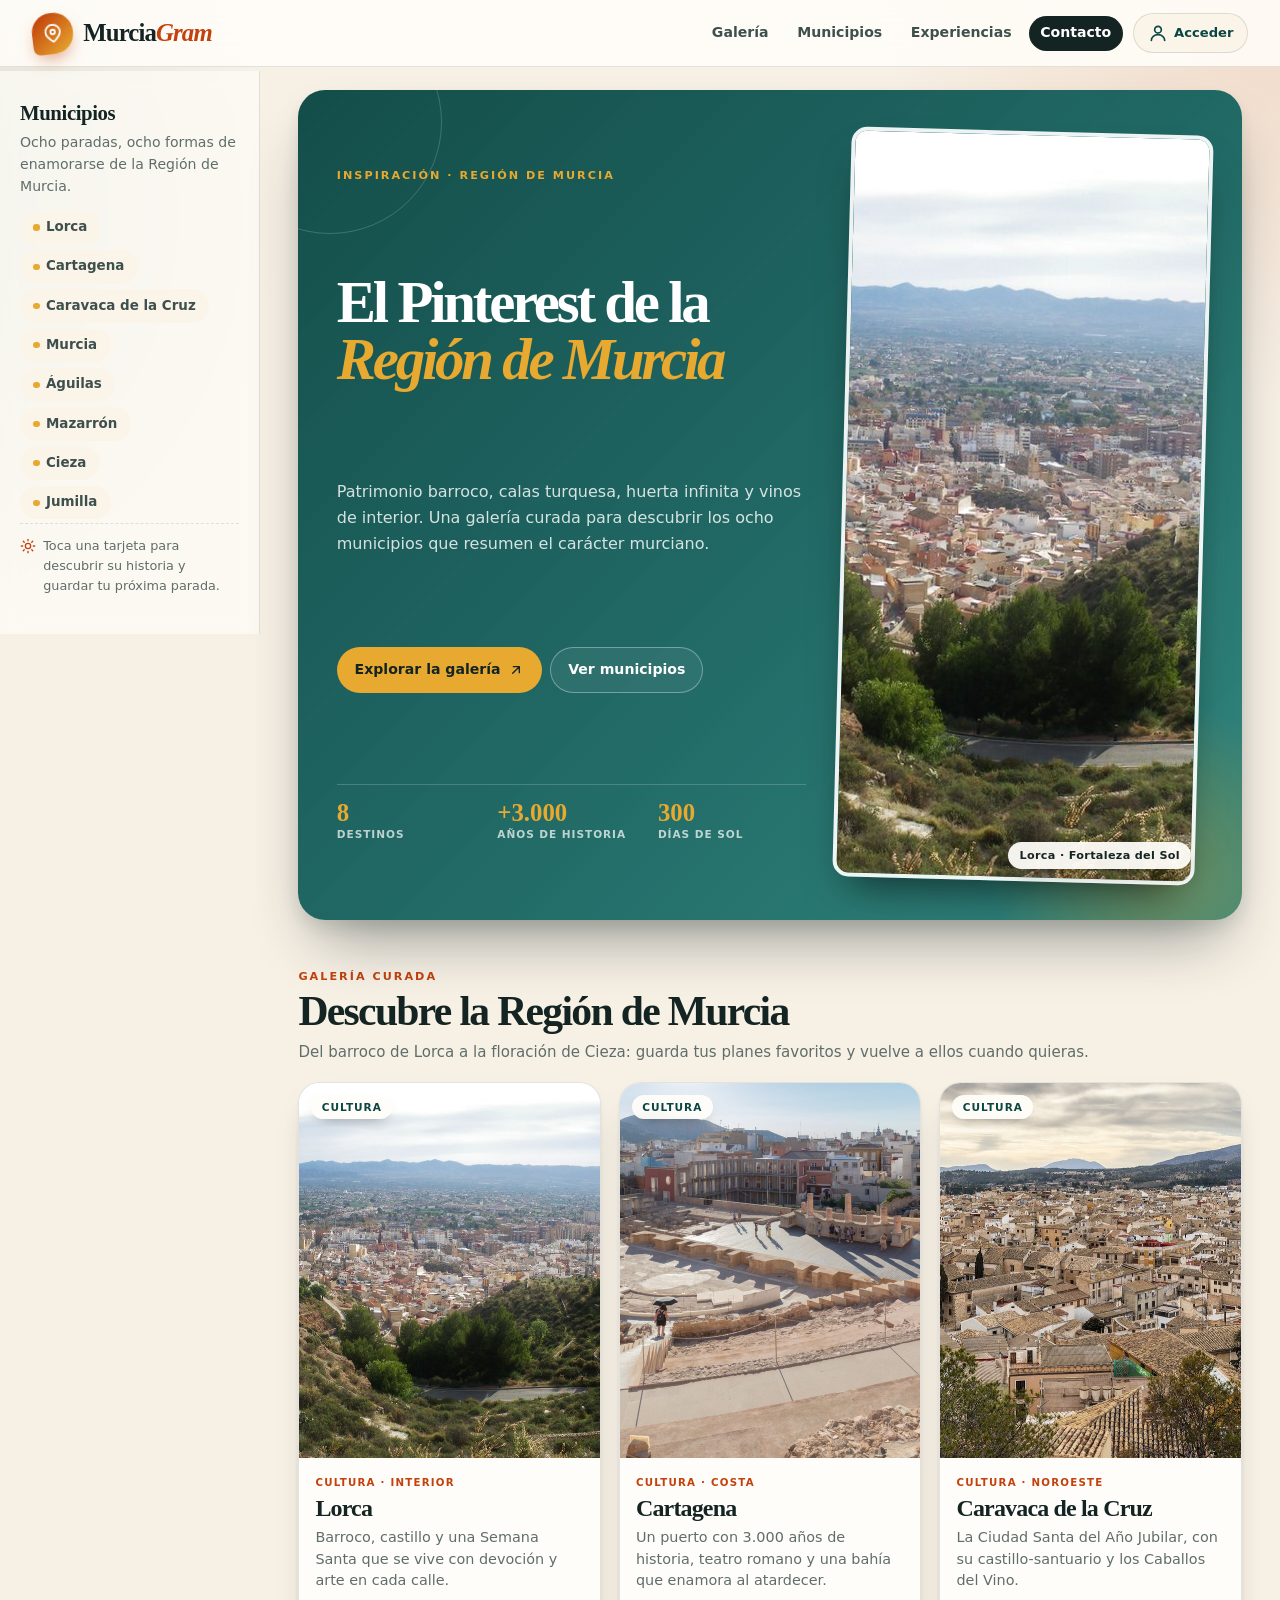
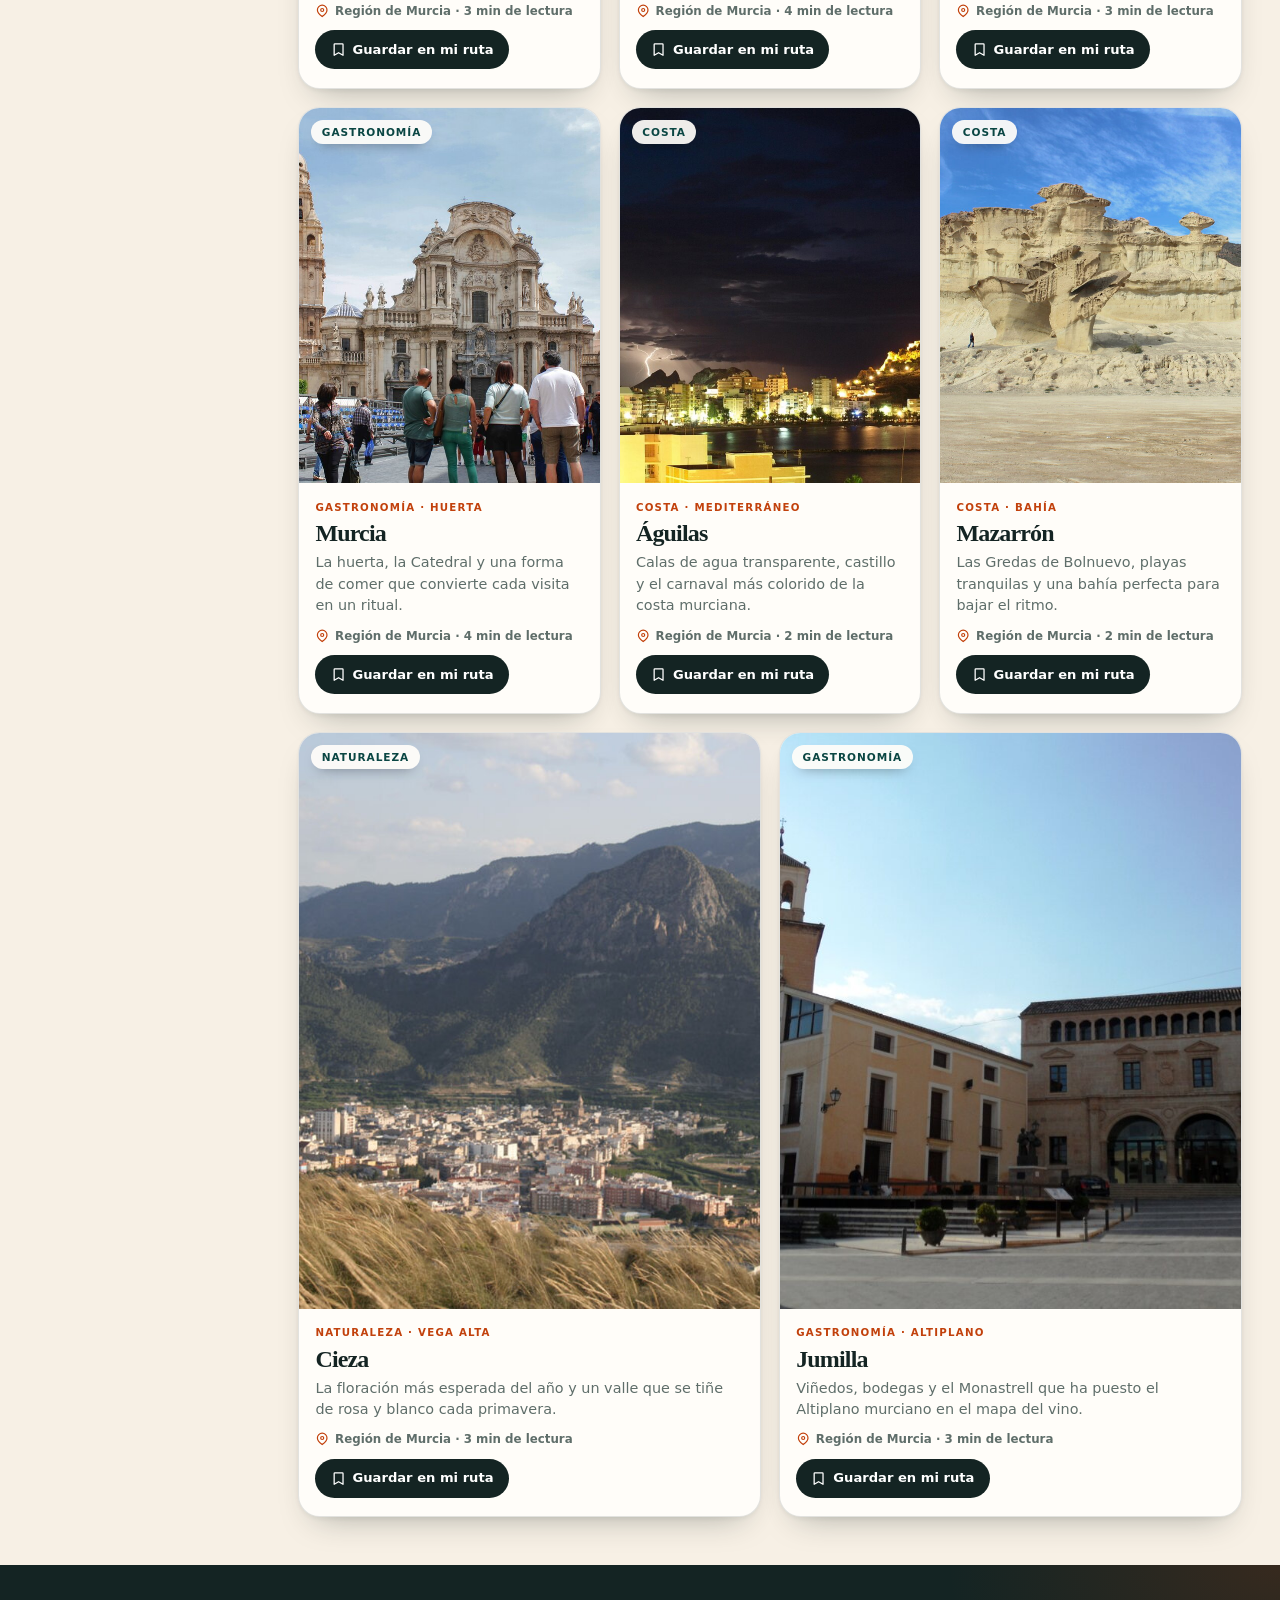
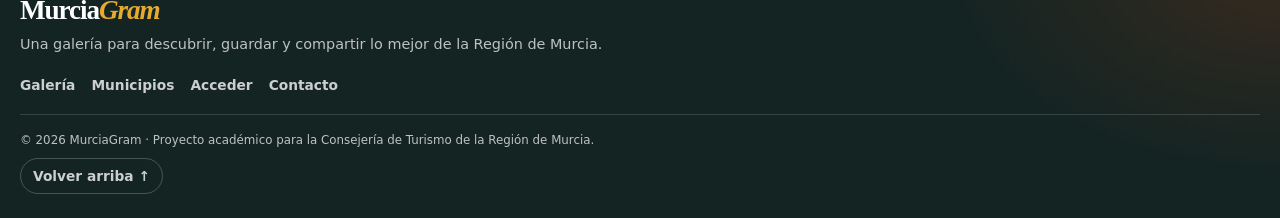
<file: index.html>
<!DOCTYPE html>
<html lang="es">
<head>
  <meta charset="utf-8">
  <meta name="viewport" content="width=device-width, initial-scale=1.0, maximum-scale=1.0, user-scalable=no">
  <title>MurciaGram · El Pinterest de la Región de Murcia</title>
  <meta name="description" content="MurciaGram es la galería de inspiración visual de la Región de Murcia: descubre el patrimonio, la costa, la naturaleza y la gastronomía de Lorca, Cartagena, Caravaca, Murcia, Águilas, Mazarrón, Cieza y Jumilla.">
  <meta name="robots" content="index, follow, max-image-preview:large">
  <meta name="author" content="MurciaGram · Consejería de Turismo de la Región de Murcia">
  <meta name="theme-color" content="#0f5f5c">
  <link rel="canonical" href="https://sandraberna06.github.io/MurciaGram2/">

  <!-- Open Graph básico -->
  <meta property="og:type" content="website">
  <meta property="og:locale" content="es_ES">
  <meta property="og:site_name" content="MurciaGram">
  <meta property="og:title" content="MurciaGram · El Pinterest de la Región de Murcia">
  <meta property="og:description" content="Patrimonio, costa, naturaleza y gastronomía de los municipios murcianos en una galería visual para descubrir y guardar.">
  <meta property="og:url" content="https://sandraberna06.github.io/MurciaGram2/">
  <meta property="og:image" content="https://sandraberna06.github.io/MurciaGram2/assets/img/lorca-desktop.jpg">
  <meta property="og:image:width" content="1000">
  <meta property="og:image:height" content="750">
  <meta property="og:image:alt" content="Panorámica del castillo de Lorca y sus barrios altos">
  <meta name="twitter:card" content="summary_large_image">
  <meta name="twitter:title" content="MurciaGram · El Pinterest de la Región de Murcia">
  <meta name="twitter:description" content="Una galería visual para descubrir y guardar lo mejor de la Región de Murcia.">
  <meta name="twitter:image" content="https://sandraberna06.github.io/MurciaGram2/assets/img/lorca-desktop.jpg">

  <link rel="icon" href="assets/favicon.svg" type="image/svg+xml">
  <link rel="stylesheet" href="styles.css">

  <script type="application/ld+json">
  {
    "@context": "https://schema.org",
    "@type": "WebSite",
    "name": "MurciaGram",
    "url": "https://sandraberna06.github.io/MurciaGram2/",
    "description": "Galería de inspiración visual del patrimonio histórico, natural y gastronómico de la Región de Murcia.",
    "inLanguage": "es-ES",
    "publisher": {
      "@type": "Organization",
      "name": "Consejería de Turismo de la Región de Murcia"
    }
  }
  </script>
</head>
<body>
  <!-- Sprite de iconos: se reutiliza en cabecera, tarjetas y pie -->
  <svg class="visually-hidden" aria-hidden="true" focusable="false">
    <symbol id="i-pin" viewBox="0 0 24 24"><path d="M20 10c0 5-8 11-8 11S4 15 4 10a8 8 0 1 1 16 0Z"/><circle cx="12" cy="10" r="2.5"/></symbol>
    <symbol id="i-heart" viewBox="0 0 24 24"><path d="M20.84 4.61a5.5 5.5 0 0 0-7.78 0L12 5.67l-1.06-1.06a5.5 5.5 0 0 0-7.78 7.78l1.06 1.06L12 21.23l7.78-7.78 1.06-1.06a5.5 5.5 0 0 0 0-7.78z"/></symbol>
    <symbol id="i-link" viewBox="0 0 24 24"><path d="M18 13v6a2 2 0 0 1-2 2H5a2 2 0 0 1-2-2V8a2 2 0 0 1 2-2h6M15 3h6v6M10 14 21 3"/></symbol>
    <symbol id="i-bookmark" viewBox="0 0 24 24"><path d="M6 3h12a1 1 0 0 1 1 1v17l-7-4-7 4V4a1 1 0 0 1 1-1Z"/></symbol>
    <symbol id="i-arrow" viewBox="0 0 24 24"><path d="M7 17 17 7M8 7h9v9"/></symbol>
    <symbol id="i-sun" viewBox="0 0 24 24"><circle cx="12" cy="12" r="4"/><path d="M12 2v2M12 20v2M4.93 4.93l1.42 1.42M17.66 17.66l1.41 1.41M2 12h2M20 12h2M4.93 19.07l1.42-1.42M17.66 6.34l1.41-1.41"/></symbol>
    <symbol id="i-user" viewBox="0 0 24 24"><circle cx="12" cy="8" r="4"/><path d="M4 21c0-4 3.6-7 8-7s8 3 8 7"/></symbol>
  </svg>

  <header class="site-header">
    <a class="brand" href="#inicio" aria-label="MurciaGram, volver al inicio">
      <span class="brand__mark" aria-hidden="true"><svg><use href="#i-pin"/></svg></span>
      <h1 class="brand__text">Murcia<span>Gram</span></h1>
    </a>
    <nav class="site-nav" aria-label="Navegación principal">
      <ul>
        <li><a href="#galeria">Galería</a></li>
        <li><a href="#municipios">Municipios</a></li>
        <li><a href="#experiencias">Experiencias</a></li>
        <li><a class="nav-cta" href="#contacto">Contacto</a></li>
      </ul>
    </nav>
    <a class="account-link" href="login.html" aria-label="Acceder o crear una cuenta de MurciaGram">
      <svg aria-hidden="true"><use href="#i-user"/></svg>
      <span>Acceder</span>
    </a>
  </header>

  <aside class="sidebar" id="municipios" aria-labelledby="sidebar-title">
    <h2 id="sidebar-title">Municipios</h2>
    <p>Ocho paradas, ocho formas de enamorarse de la Región de Murcia.</p>
    <ul>
      <li><a href="#lorca">Lorca</a></li>
      <li><a href="#cartagena">Cartagena</a></li>
      <li><a href="#caravaca">Caravaca de la Cruz</a></li>
      <li><a href="#murcia">Murcia</a></li>
      <li><a href="#aguilas">Águilas</a></li>
      <li><a href="#mazarron">Mazarrón</a></li>
      <li><a href="#cieza">Cieza</a></li>
      <li><a href="#jumilla">Jumilla</a></li>
    </ul>
    <p class="sidebar__note"><svg aria-hidden="true"><use href="#i-sun"/></svg> Toca una tarjeta para descubrir su historia y guardar tu próxima parada.</p>
  </aside>

  <main id="inicio">
    <section class="hero" aria-labelledby="hero-title">
      <p class="eyebrow">Inspiración · Región de Murcia</p>
      <h2 id="hero-title">El Pinterest de la <em>Región de Murcia</em></h2>
      <p class="hero__lead">Patrimonio barroco, calas turquesa, huerta infinita y vinos de interior. Una galería curada para descubrir los ocho municipios que resumen el carácter murciano.</p>
      <menu class="hero__actions">
        <li><a class="button button--primary" href="#galeria">Explorar la galería <svg aria-hidden="true"><use href="#i-arrow"/></svg></a></li>
        <li><a class="button button--ghost" href="#municipios">Ver municipios</a></li>
      </menu>
      <ul class="hero__stats">
        <li><strong>8</strong><span>destinos</span></li>
        <li><strong>+3.000</strong><span>años de historia</span></li>
        <li><strong>300</strong><span>días de sol</span></li>
      </ul>
      <figure class="hero__visual">
        <picture>
          <source media="(width <= 600px)" srcset="assets/img/lorca-mobile.jpg">
          <img src="assets/img/lorca-desktop.jpg" width="1000" height="750" alt="Panorámica del castillo de Lorca y los barrios altos de la ciudad" fetchpriority="high" decoding="async">
        </picture>
        <figcaption>Lorca · Fortaleza del Sol</figcaption>
      </figure>
    </section>

    <section class="gallery-section" id="experiencias" aria-labelledby="gallery-title">
      <header class="section-head">
        <p class="eyebrow">Galería curada</p>
        <h2 class="page-title" id="gallery-title">Descubre la Región de Murcia</h2>
        <p>Del barroco de Lorca a la floración de Cieza: guarda tus planes favoritos y vuelve a ellos cuando quieras.</p>
      </header>

      <section class="gallery" id="galeria" aria-label="Galería de municipios">
        <article class="card" id="lorca" data-municipio="lorca" aria-labelledby="lorca-title">
          <figure class="card__media" tabindex="0" aria-label="Lorca: ciudad barroca y castillo-fortaleza">
            <picture>
              <source media="(width <= 600px)" srcset="assets/img/lorca-mobile.jpg">
              <img src="assets/img/lorca-desktop.jpg" width="1000" height="750" loading="lazy" decoding="async" alt="Panorámica del castillo de Lorca y los barrios altos de la ciudad">
            </picture>
            <span class="card__tag">Cultura</span>
            <figcaption class="overlay">
              <p class="overlay__eyebrow">Cultura · Interior</p>
              <p class="overlay__text">Ciudad barroca coronada por la Fortaleza del Sol, con una Semana Santa de Interés Turístico Internacional.</p>
              <menu class="overlay__actions">
                <li><button class="icon-btn like" type="button" aria-pressed="false" aria-label="Marcar Lorca como favorito" data-like="lorca"><svg aria-hidden="true"><use href="#i-heart"/></svg></button></li>
                <li><a class="icon-btn" href="https://www.lorca.es" target="_blank" rel="noopener noreferrer" aria-label="Web oficial de Lorca (se abre en una pestaña nueva)"><svg aria-hidden="true"><use href="#i-link"/></svg></a></li>
              </menu>
            </figcaption>
          </figure>
          <header class="card__head">
            <p class="card__kicker">Cultura · Interior</p>
            <h3 id="lorca-title">Lorca</h3>
            <p class="card__desc">Barroco, castillo y una Semana Santa que se vive con devoción y arte en cada calle.</p>
          </header>
          <footer class="card__body">
            <p class="card__meta"><svg aria-hidden="true"><use href="#i-pin"/></svg> Región de Murcia · 3 min de lectura</p>
            <input class="toggle visually-hidden" type="checkbox" id="guardar-lorca">
            <label class="btn" for="guardar-lorca">
              <svg aria-hidden="true"><use href="#i-bookmark"/></svg>
              <span class="btn__off">Guardar en mi ruta</span>
              <span class="btn__on">✓ Guardado</span>
            </label>
          </footer>
        </article>

        <article class="card" id="cartagena" data-municipio="cartagena" aria-labelledby="cartagena-title">
          <figure class="card__media" tabindex="0" aria-label="Cartagena: puerto milenario y ciudad romana">
            <picture>
              <source media="(width <= 600px)" srcset="assets/img/cartagena-mobile.jpg">
              <img src="assets/img/cartagena-desktop.jpg" width="1000" height="750" loading="lazy" decoding="async" alt="Teatro romano de Cartagena, uno de los grandes tesoros de la ciudad">
            </picture>
            <span class="card__tag">Cultura</span>
            <figcaption class="overlay">
              <p class="overlay__eyebrow">Cultura · Costa</p>
              <p class="overlay__text">Puerto milenario con teatro romano, museo naval y una bahía que ha visto pasar fenicios, romanos y cartagineses.</p>
              <menu class="overlay__actions">
                <li><button class="icon-btn like" type="button" aria-pressed="false" aria-label="Marcar Cartagena como favorito" data-like="cartagena"><svg aria-hidden="true"><use href="#i-heart"/></svg></button></li>
                <li><a class="icon-btn" href="https://www.cartagena.es" target="_blank" rel="noopener noreferrer" aria-label="Web oficial de Cartagena (se abre en una pestaña nueva)"><svg aria-hidden="true"><use href="#i-link"/></svg></a></li>
              </menu>
            </figcaption>
          </figure>
          <header class="card__head">
            <p class="card__kicker">Cultura · Costa</p>
            <h3 id="cartagena-title">Cartagena</h3>
            <p class="card__desc">Un puerto con 3.000 años de historia, teatro romano y una bahía que enamora al atardecer.</p>
          </header>
          <footer class="card__body">
            <p class="card__meta"><svg aria-hidden="true"><use href="#i-pin"/></svg> Región de Murcia · 4 min de lectura</p>
            <input class="toggle visually-hidden" type="checkbox" id="guardar-cartagena">
            <label class="btn" for="guardar-cartagena">
              <svg aria-hidden="true"><use href="#i-bookmark"/></svg>
              <span class="btn__off">Guardar en mi ruta</span>
              <span class="btn__on">✓ Guardado</span>
            </label>
          </footer>
        </article>

        <article class="card" id="caravaca" data-municipio="caravaca" aria-labelledby="caravaca-title">
          <figure class="card__media" tabindex="0" aria-label="Caravaca de la Cruz: ciudad santa y castillo santuario">
            <picture>
              <source media="(width <= 600px)" srcset="assets/img/caravaca-mobile.jpg">
              <img src="assets/img/caravaca-desktop.jpg" width="1000" height="750" loading="lazy" decoding="async" alt="Vista aérea de Caravaca de la Cruz con sus tejados y la sierra">
            </picture>
            <span class="card__tag">Cultura</span>
            <figcaption class="overlay">
              <p class="overlay__eyebrow">Cultura · Noroeste</p>
              <p class="overlay__text">Ciudad Santa del Año Jubilar, con su Real Alcázar-Santuario de la Vera Cruz y el Festival de los Caballos del Vino.</p>
              <menu class="overlay__actions">
                <li><button class="icon-btn like" type="button" aria-pressed="false" aria-label="Marcar Caravaca de la Cruz como favorito" data-like="caravaca"><svg aria-hidden="true"><use href="#i-heart"/></svg></button></li>
                <li><a class="icon-btn" href="https://www.caravaca.org" target="_blank" rel="noopener noreferrer" aria-label="Web oficial de Caravaca de la Cruz (se abre en una pestaña nueva)"><svg aria-hidden="true"><use href="#i-link"/></svg></a></li>
              </menu>
            </figcaption>
          </figure>
          <header class="card__head">
            <p class="card__kicker">Cultura · Noroeste</p>
            <h3 id="caravaca-title">Caravaca de la Cruz</h3>
            <p class="card__desc">La Ciudad Santa del Año Jubilar, con su castillo-santuario y los Caballos del Vino.</p>
          </header>
          <footer class="card__body">
            <p class="card__meta"><svg aria-hidden="true"><use href="#i-pin"/></svg> Región de Murcia · 3 min de lectura</p>
            <input class="toggle visually-hidden" type="checkbox" id="guardar-caravaca">
            <label class="btn" for="guardar-caravaca">
              <svg aria-hidden="true"><use href="#i-bookmark"/></svg>
              <span class="btn__off">Guardar en mi ruta</span>
              <span class="btn__on">✓ Guardado</span>
            </label>
          </footer>
        </article>

        <article class="card" id="murcia" data-municipio="murcia" aria-labelledby="murcia-title">
          <figure class="card__media" tabindex="0" aria-label="Murcia: capital de la huerta y la Catedral">
            <picture>
              <source media="(width <= 600px)" srcset="assets/img/murcia-mobile.jpg">
              <img src="assets/img/murcia-desktop.jpg" width="1000" height="750" loading="lazy" decoding="async" alt="Procesión de Semana Santa en el centro histórico de Murcia">
            </picture>
            <span class="card__tag">Gastronomía</span>
            <figcaption class="overlay">
              <p class="overlay__eyebrow">Gastronomía · Huerta</p>
              <p class="overlay__text">Capital de la Región, con una catedral de fachada barroca única y la huerta más famosa del sureste, despensa de verduras y frutas.</p>
              <menu class="overlay__actions">
                <li><button class="icon-btn like" type="button" aria-pressed="false" aria-label="Marcar Murcia como favorito" data-like="murcia"><svg aria-hidden="true"><use href="#i-heart"/></svg></button></li>
                <li><a class="icon-btn" href="https://www.murcia.es" target="_blank" rel="noopener noreferrer" aria-label="Web oficial de Murcia (se abre en una pestaña nueva)"><svg aria-hidden="true"><use href="#i-link"/></svg></a></li>
              </menu>
            </figcaption>
          </figure>
          <header class="card__head">
            <p class="card__kicker">Gastronomía · Huerta</p>
            <h3 id="murcia-title">Murcia</h3>
            <p class="card__desc">La huerta, la Catedral y una forma de comer que convierte cada visita en un ritual.</p>
          </header>
          <footer class="card__body">
            <p class="card__meta"><svg aria-hidden="true"><use href="#i-pin"/></svg> Región de Murcia · 4 min de lectura</p>
            <input class="toggle visually-hidden" type="checkbox" id="guardar-murcia">
            <label class="btn" for="guardar-murcia">
              <svg aria-hidden="true"><use href="#i-bookmark"/></svg>
              <span class="btn__off">Guardar en mi ruta</span>
              <span class="btn__on">✓ Guardado</span>
            </label>
          </footer>
        </article>

        <article class="card" id="aguilas" data-municipio="aguilas" aria-labelledby="aguilas-title">
          <figure class="card__media" tabindex="0" aria-label="Águilas: calas turquesa y pueblo marinero">
            <picture>
              <source media="(width <= 600px)" srcset="assets/img/aguilas-mobile.jpg">
              <img src="assets/img/aguilas-desktop.jpg" width="1000" height="750" loading="lazy" decoding="async" alt="Vista de la costa de Águilas bajo una gran tormenta">
            </picture>
            <span class="card__tag">Costa</span>
            <figcaption class="overlay">
              <p class="overlay__eyebrow">Costa · Mediterráneo</p>
              <p class="overlay__text">Pueblo marinero de calas de aguas turquesa, con el castillo de San Juan y uno de los carnavales más vistosos de España.</p>
              <menu class="overlay__actions">
                <li><button class="icon-btn like" type="button" aria-pressed="false" aria-label="Marcar Águilas como favorito" data-like="aguilas"><svg aria-hidden="true"><use href="#i-heart"/></svg></button></li>
                <li><a class="icon-btn" href="https://www.aguilas.es" target="_blank" rel="noopener noreferrer" aria-label="Web oficial de Águilas (se abre en una pestaña nueva)"><svg aria-hidden="true"><use href="#i-link"/></svg></a></li>
              </menu>
            </figcaption>
          </figure>
          <header class="card__head">
            <p class="card__kicker">Costa · Mediterráneo</p>
            <h3 id="aguilas-title">Águilas</h3>
            <p class="card__desc">Calas de agua transparente, castillo y el carnaval más colorido de la costa murciana.</p>
          </header>
          <footer class="card__body">
            <p class="card__meta"><svg aria-hidden="true"><use href="#i-pin"/></svg> Región de Murcia · 2 min de lectura</p>
            <input class="toggle visually-hidden" type="checkbox" id="guardar-aguilas">
            <label class="btn" for="guardar-aguilas">
              <svg aria-hidden="true"><use href="#i-bookmark"/></svg>
              <span class="btn__off">Guardar en mi ruta</span>
              <span class="btn__on">✓ Guardado</span>
            </label>
          </footer>
        </article>

        <article class="card" id="mazarron" data-municipio="mazarron" aria-labelledby="mazarron-title">
          <figure class="card__media" tabindex="0" aria-label="Mazarrón: Gredas de Bolnuevo y playas">
            <picture>
              <source media="(width <= 600px)" srcset="assets/img/mazarron-mobile.jpg">
              <img src="assets/img/mazarron-desktop.jpg" width="1000" height="750" loading="lazy" decoding="async" alt="Gredas de Bolnuevo, formaciones de arenisca junto al mar en Mazarrón">
            </picture>
            <span class="card__tag">Costa</span>
            <figcaption class="overlay">
              <p class="overlay__eyebrow">Costa · Bahía</p>
              <p class="overlay__text">Costa mediterránea con las Gredas de Bolnuevo, erosiones de arenisca con formas de esculturas naturales, y playas casi vírgenes.</p>
              <menu class="overlay__actions">
                <li><button class="icon-btn like" type="button" aria-pressed="false" aria-label="Marcar Mazarrón como favorito" data-like="mazarron"><svg aria-hidden="true"><use href="#i-heart"/></svg></button></li>
                <li><a class="icon-btn" href="https://www.mazarron.es" target="_blank" rel="noopener noreferrer" aria-label="Web oficial de Mazarrón (se abre en una pestaña nueva)"><svg aria-hidden="true"><use href="#i-link"/></svg></a></li>
              </menu>
            </figcaption>
          </figure>
          <header class="card__head">
            <p class="card__kicker">Costa · Bahía</p>
            <h3 id="mazarron-title">Mazarrón</h3>
            <p class="card__desc">Las Gredas de Bolnuevo, playas tranquilas y una bahía perfecta para bajar el ritmo.</p>
          </header>
          <footer class="card__body">
            <p class="card__meta"><svg aria-hidden="true"><use href="#i-pin"/></svg> Región de Murcia · 2 min de lectura</p>
            <input class="toggle visually-hidden" type="checkbox" id="guardar-mazarron">
            <label class="btn" for="guardar-mazarron">
              <svg aria-hidden="true"><use href="#i-bookmark"/></svg>
              <span class="btn__off">Guardar en mi ruta</span>
              <span class="btn__on">✓ Guardado</span>
            </label>
          </footer>
        </article>

        <article class="card" id="cieza" data-municipio="cieza" aria-labelledby="cieza-title">
          <figure class="card__media" tabindex="0" aria-label="Cieza: floración y valle del Segura">
            <picture>
              <source media="(width <= 600px)" srcset="assets/img/cieza-mobile.jpg">
              <img src="assets/img/cieza-desktop.jpg" width="1000" height="750" loading="lazy" decoding="async" alt="Vista de Cieza desde la sierra de Ascoy">
            </picture>
            <span class="card__tag">Naturaleza</span>
            <figcaption class="overlay">
              <p class="overlay__eyebrow">Naturaleza · Vega Alta</p>
              <p class="overlay__text">Cada primavera, miles de melocotoneros y albaricoqueros cubren de rosa y blanco el valle del Segura: la Floración de Cieza.</p>
              <menu class="overlay__actions">
                <li><button class="icon-btn like" type="button" aria-pressed="false" aria-label="Marcar Cieza como favorito" data-like="cieza"><svg aria-hidden="true"><use href="#i-heart"/></svg></button></li>
                <li><a class="icon-btn" href="https://www.cieza.es" target="_blank" rel="noopener noreferrer" aria-label="Web oficial de Cieza (se abre en una pestaña nueva)"><svg aria-hidden="true"><use href="#i-link"/></svg></a></li>
              </menu>
            </figcaption>
          </figure>
          <header class="card__head">
            <p class="card__kicker">Naturaleza · Vega Alta</p>
            <h3 id="cieza-title">Cieza</h3>
            <p class="card__desc">La floración más esperada del año y un valle que se tiñe de rosa y blanco cada primavera.</p>
          </header>
          <footer class="card__body">
            <p class="card__meta"><svg aria-hidden="true"><use href="#i-pin"/></svg> Región de Murcia · 3 min de lectura</p>
            <input class="toggle visually-hidden" type="checkbox" id="guardar-cieza">
            <label class="btn" for="guardar-cieza">
              <svg aria-hidden="true"><use href="#i-bookmark"/></svg>
              <span class="btn__off">Guardar en mi ruta</span>
              <span class="btn__on">✓ Guardado</span>
            </label>
          </footer>
        </article>

        <article class="card" id="jumilla" data-municipio="jumilla" aria-labelledby="jumilla-title">
          <figure class="card__media" tabindex="0" aria-label="Jumilla: viñedos y vino Monastrell">
            <picture>
              <source media="(width <= 600px)" srcset="assets/img/jumilla-mobile.jpg">
              <img src="assets/img/jumilla-desktop.jpg" width="1000" height="750" loading="lazy" decoding="async" alt="Plaza de Arriba de Jumilla">
            </picture>
            <span class="card__tag">Gastronomía</span>
            <figcaption class="overlay">
              <p class="overlay__eyebrow">Gastronomía · Altiplano</p>
              <p class="overlay__text">Tierra de viñedos y bodegas con denominación de origen, famosa por su vino de Monastrell y su gastronomía de interior.</p>
              <menu class="overlay__actions">
                <li><button class="icon-btn like" type="button" aria-pressed="false" aria-label="Marcar Jumilla como favorito" data-like="jumilla"><svg aria-hidden="true"><use href="#i-heart"/></svg></button></li>
                <li><a class="icon-btn" href="https://www.jumilla.org" target="_blank" rel="noopener noreferrer" aria-label="Web oficial de Jumilla (se abre en una pestaña nueva)"><svg aria-hidden="true"><use href="#i-link"/></svg></a></li>
              </menu>
            </figcaption>
          </figure>
          <header class="card__head">
            <p class="card__kicker">Gastronomía · Altiplano</p>
            <h3 id="jumilla-title">Jumilla</h3>
            <p class="card__desc">Viñedos, bodegas y el Monastrell que ha puesto el Altiplano murciano en el mapa del vino.</p>
          </header>
          <footer class="card__body">
            <p class="card__meta"><svg aria-hidden="true"><use href="#i-pin"/></svg> Región de Murcia · 3 min de lectura</p>
            <input class="toggle visually-hidden" type="checkbox" id="guardar-jumilla">
            <label class="btn" for="guardar-jumilla">
              <svg aria-hidden="true"><use href="#i-bookmark"/></svg>
              <span class="btn__off">Guardar en mi ruta</span>
              <span class="btn__on">✓ Guardado</span>
            </label>
          </footer>
        </article>
      </section>
    </section>
  </main>

  <footer class="site-footer" id="contacto">
    <p class="footer-brand">Murcia<span>Gram</span></p>
    <p class="footer__lead">Una galería para descubrir, guardar y compartir lo mejor de la Región de Murcia.</p>
    <nav aria-label="Enlaces del pie">
      <ul>
        <li><a href="#galeria">Galería</a></li>
        <li><a href="#municipios">Municipios</a></li>
        <li><a href="login.html">Acceder</a></li>
        <li><a href="mailto:turismo@murciagram.es">Contacto</a></li>
      </ul>
    </nav>
    <p class="footer__meta">© 2026 MurciaGram · Proyecto académico para la Consejería de Turismo de la Región de Murcia.</p>
    <a class="to-top" href="#inicio">Volver arriba <span aria-hidden="true">↑</span></a>
  </footer>
</body>
</html>
</file>
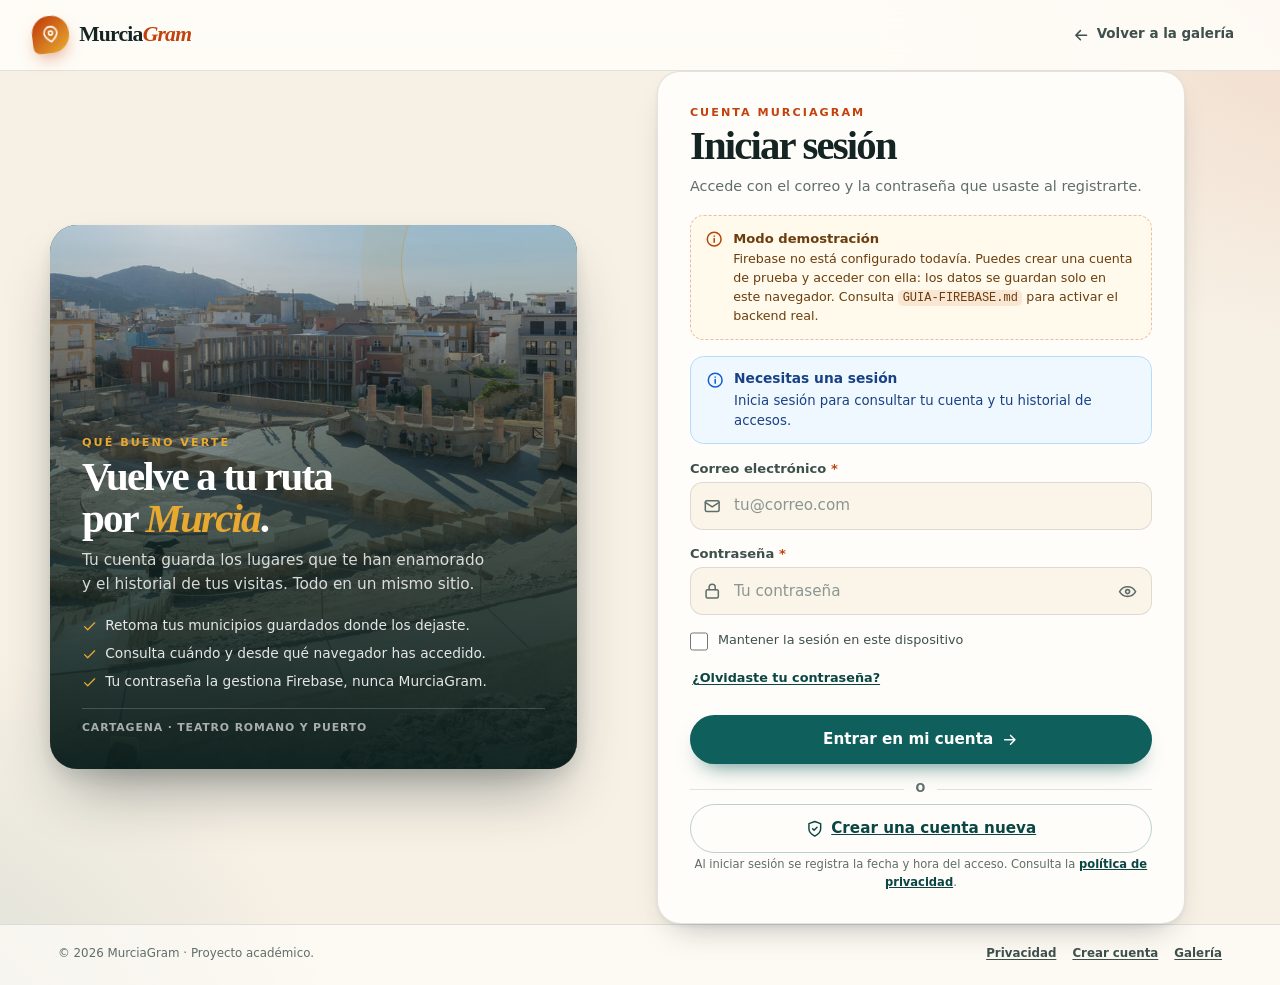
<file: cuenta.html>
<!DOCTYPE html>
<html lang="es">
<head>
  <meta charset="utf-8">
  <meta name="viewport" content="width=device-width, initial-scale=1.0">
  <title>Mi cuenta · MurciaGram</title>
  <meta name="description" content="Consulta tu perfil de MurciaGram y el historial de accesos a tu cuenta.">
  <meta name="robots" content="noindex, nofollow">
  <meta name="theme-color" content="#0f5f5c">
  <meta name="referrer" content="strict-origin-when-cross-origin">
  <link rel="icon" href="assets/favicon.svg" type="image/svg+xml">
  <link rel="stylesheet" href="styles.css">
  <link rel="stylesheet" href="auth.css">
</head>
<body class="auth-page">
  <a class="skip-link" href="#contenido">Saltar al contenido</a>

  <svg class="visually-hidden" aria-hidden="true" focusable="false">
    <symbol id="i-pin" viewBox="0 0 24 24"><path d="M20 10c0 5-8 11-8 11S4 15 4 10a8 8 0 1 1 16 0Z"/><circle cx="12" cy="10" r="2.5"/></symbol>
    <symbol id="i-user" viewBox="0 0 24 24"><circle cx="12" cy="8" r="4"/><path d="M4 21c0-4 3.6-7 8-7s8 3 8 7"/></symbol>
    <symbol id="i-mail" viewBox="0 0 24 24"><rect x="3" y="5" width="18" height="14" rx="2"/><path d="m3 7 9 6 9-6"/></symbol>
    <symbol id="i-calendar" viewBox="0 0 24 24"><rect x="3" y="5" width="18" height="16" rx="2"/><path d="M16 3v4M8 3v4M3 11h18"/></symbol>
    <symbol id="i-phone" viewBox="0 0 24 24"><path d="M22 16.9v3a2 2 0 0 1-2.2 2 19.8 19.8 0 0 1-8.6-3.1 19.5 19.5 0 0 1-6-6A19.8 19.8 0 0 1 2.1 4.2 2 2 0 0 1 4.1 2h3a2 2 0 0 1 2 1.7c.1 1 .4 1.9.7 2.8a2 2 0 0 1-.5 2.1L8.1 9.9a16 16 0 0 0 6 6l1.3-1.3a2 2 0 0 1 2.1-.5c.9.3 1.8.6 2.8.7a2 2 0 0 1 1.7 2.1Z"/></symbol>
    <symbol id="i-home" viewBox="0 0 24 24"><path d="m3 11 9-8 9 8"/><path d="M5 10v10h14V10"/><path d="M9 20v-6h6v6"/></symbol>
    <symbol id="i-shield" viewBox="0 0 24 24"><path d="M12 22s8-4 8-10V5l-8-3-8 3v7c0 6 8 10 8 10Z"/><path d="m9 12 2 2 4-4"/></symbol>
    <symbol id="i-clock" viewBox="0 0 24 24"><circle cx="12" cy="12" r="9"/><path d="M12 7v5l3 2"/></symbol>
    <symbol id="i-logout" viewBox="0 0 24 24"><path d="M9 21H5a2 2 0 0 1-2-2V5a2 2 0 0 1 2-2h4"/><path d="m16 17 5-5-5-5M21 12H9"/></symbol>
    <symbol id="i-arrow-left" viewBox="0 0 24 24"><path d="M19 12H5M11 18l-6-6 6-6"/></symbol>
    <symbol id="i-alert" viewBox="0 0 24 24"><path d="M12 9v4M12 17h.01"/><path d="M10.3 3.9 2.4 18a2 2 0 0 0 1.7 3h15.8a2 2 0 0 0 1.7-3L13.7 3.9a2 2 0 0 0-3.4 0Z"/></symbol>
    <symbol id="i-check" viewBox="0 0 24 24"><path d="m4 12 5 5L20 6"/></symbol>
    <symbol id="i-info" viewBox="0 0 24 24"><circle cx="12" cy="12" r="9"/><path d="M12 11v5M12 8h.01"/></symbol>
    <symbol id="i-key" viewBox="0 0 24 24"><circle cx="7.5" cy="15.5" r="5.5"/><path d="m12 11 8-8M17 4l3 3M14 7l3 3"/></symbol>
  </svg>

  <header class="site-header auth-header">
    <a class="brand" href="index.html" aria-label="MurciaGram, volver a la galería">
      <span class="brand__mark" aria-hidden="true"><svg><use href="#i-pin"/></svg></span>
      <span class="brand__text">Murcia<span>Gram</span></span>
    </a>
    <a class="auth-header__link" href="index.html">
      <svg class="icon" aria-hidden="true"><use href="#i-arrow-left"/></svg>
      Volver a la galería
    </a>
  </header>

  <main class="account" id="contenido">
    <section class="account-hero" aria-labelledby="account-title">
      <div class="avatar" data-user-initials aria-hidden="true">MG</div>
      <div class="account-hero__body">
        <p class="eyebrow">Mi cuenta</p>
        <h1 id="account-title" data-user-name>Tu cuenta</h1>
        <p class="account-hero__email" data-user-email>—</p>
        <div class="account-hero__badges">
          <span class="badge badge--ok" data-modo-firebase hidden>
            <svg class="icon" aria-hidden="true"><use href="#i-shield"/></svg> Firebase Auth
          </span>
          <span class="badge badge--pending" data-modo-demo hidden>
            <svg class="icon" aria-hidden="true"><use href="#i-info"/></svg> Modo demostración
          </span>
          <span class="badge" id="badge-verificacion" hidden></span>
        </div>
      </div>
    </section>

    <p class="account-loading" id="account-loading">Cargando tu cuenta…</p>

    <div class="form-alert" id="account-status" role="alert" tabindex="-1" hidden></div>

    <div id="account-content" hidden>
      <div class="account-stats">
        <div class="account-stat">
          <strong data-user-since>—</strong>
          <span>Miembro desde</span>
        </div>
        <div class="account-stat">
          <strong data-last-access>—</strong>
          <span>Último acceso</span>
        </div>
        <div class="account-stat">
          <strong data-access-count>0</strong>
          <span>Accesos recientes</span>
        </div>
      </div>

      <div class="account-grid">
        <section class="panel" aria-labelledby="profile-title">
          <h2 id="profile-title">
            <svg class="icon" aria-hidden="true"><use href="#i-user"/></svg>
            Datos de la cuenta
          </h2>
          <p class="panel__hint">Esta información solo es visible para ti y para el servicio de autenticación.</p>
          <div class="panel__body">
            <dl class="detail-list">
              <div><dt>Nombre completo</dt><dd data-profile="nombre">—</dd></div>
              <div><dt>Correo electrónico</dt><dd data-profile="email">—</dd></div>
              <div><dt>Fecha de nacimiento</dt><dd data-profile="nacimiento">—</dd></div>
              <div><dt>Teléfono</dt><dd data-profile="telefono">—</dd></div>
              <div><dt>Dirección postal</dt><dd data-profile="direccion">—</dd></div>
              <div><dt>Comunicaciones</dt><dd data-profile="comunicaciones">—</dd></div>
              <div><dt>Consentimiento RGPD</dt><dd data-profile="consentimiento">—</dd></div>
            </dl>
          </div>
        </section>

        <section class="panel" aria-labelledby="security-title">
          <h2 id="security-title">
            <svg class="icon" aria-hidden="true"><use href="#i-shield"/></svg>
            Seguridad y privacidad
          </h2>
          <p class="panel__hint">Firebase Authentication es el único servicio que gestiona tu contraseña.</p>
          <div class="panel__body">
            <div class="security-note">
              <svg class="icon" aria-hidden="true"><use href="#i-key"/></svg>
              <p id="security-note">Comprobando el estado de seguridad…</p>
            </div>
            <button class="btn-auth btn-auth--ghost btn-auth--small" id="btn-verify" type="button" hidden>
              <svg class="icon" aria-hidden="true"><use href="#i-mail"/></svg>
              Reenviar verificación
            </button>
            <p class="form-fineprint">Para ejercer tus derechos de acceso, rectificación o supresión, consulta la <a href="privacidad.html">política de privacidad</a>.</p>
          </div>
        </section>

        <section class="panel panel--wide" aria-labelledby="access-title">
          <h2 id="access-title">
            <svg class="icon" aria-hidden="true"><use href="#i-clock"/></svg>
            Historial de accesos
          </h2>
          <p class="panel__hint">Se guarda la fecha y hora de cada acceso y el navegador utilizado. Se muestran los últimos accesos registrados.</p>
          <div class="panel__body">
            <ul class="timeline" id="access-list"></ul>
            <p class="empty-state" id="access-empty" hidden>Todavía no hay accesos registrados.</p>
          </div>
        </section>
      </div>

      <div class="account-actions">
        <button class="btn-auth" type="button" data-logout>
          <svg class="icon" aria-hidden="true"><use href="#i-logout"/></svg>
          Cerrar sesión
        </button>
        <a class="btn-auth btn-auth--ghost" href="index.html">
          <svg class="icon" aria-hidden="true"><use href="#i-arrow-left"/></svg>
          Volver a la galería
        </a>
      </div>
    </div>
  </main>

  <footer class="auth-footer">
    <div class="auth-footer__inner">
      <p>© <span data-year>2026</span> MurciaGram · Proyecto académico.</p>
      <nav aria-label="Enlaces legales">
        <ul>
          <li><a href="privacidad.html">Privacidad</a></li>
          <li><a href="login.html">Iniciar sesión</a></li>
          <li><a href="index.html">Galería</a></li>
        </ul>
      </nav>
    </div>
  </footer>

  <script type="module" src="js/cuenta.js"></script>
</body>
</html>
</file>
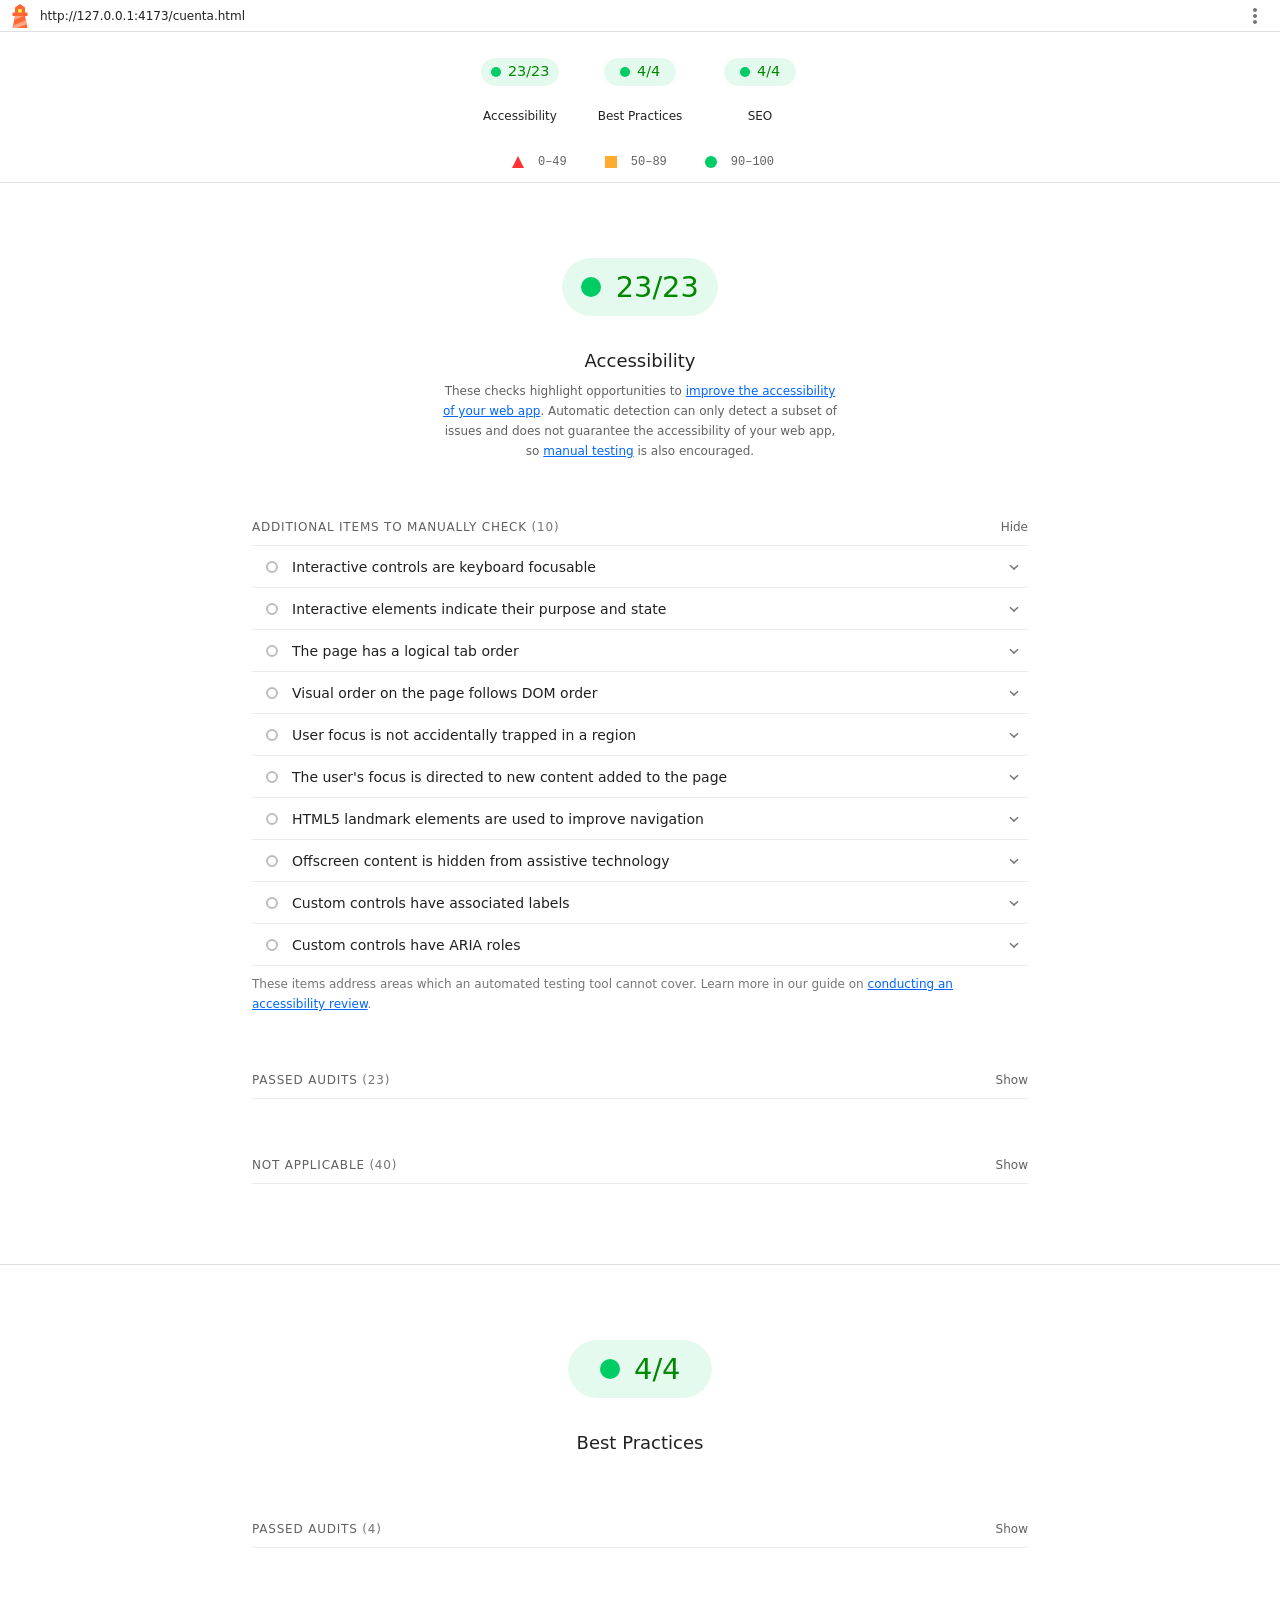
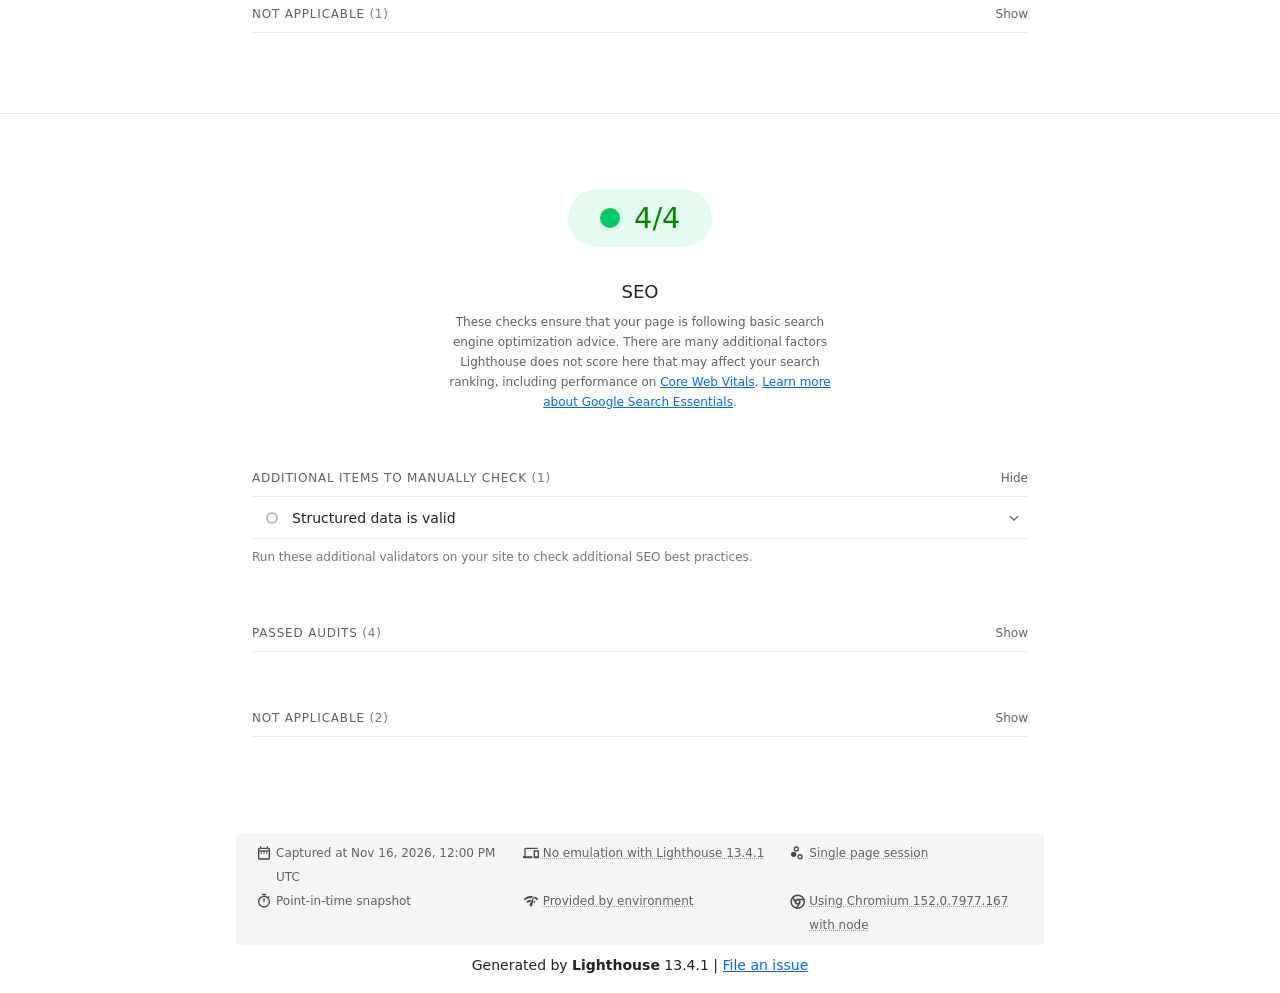
<file: lighthouse-cuenta.html>
<!--
@license
Copyright 2018 Google LLC
SPDX-License-Identifier: Apache-2.0
-->
<!doctype html>
<html lang="en">
<head>
  <meta charset="utf-8">
  <meta name="viewport" content="width=device-width, initial-scale=1, minimum-scale=1">
  <link rel="icon" href='data:image/svg+xml;utf8,<svg fill="none" xmlns="http://www.w3.org/2000/svg" viewBox="0 0 48 48"><path d="m14 7 10-7 10 7v10h5v7h-5l5 24H9l5-24H9v-7h5V7Z" fill="%23F63"/><path d="M31.561 24H14l-1.689 8.105L31.561 24ZM18.983 48H9l1.022-4.907L35.723 32.27l1.663 7.98L18.983 48Z" fill="%23FFA385"/><path fill="%23FF3" d="M20.5 10h7v7h-7z"/></svg>'>
  <title>Lighthouse Report</title>
  <style>body {margin: 0}</style>
</head>
<body>
  <noscript>Lighthouse report requires JavaScript. Please enable.</noscript>

  <div id="lh-log"></div>

  <script>window.__LIGHTHOUSE_JSON__ = {"lighthouseVersion":"13.4.1","finalDisplayedUrl":"http://127.0.0.1:4173/cuenta.html","fetchTime":"2026-11-16T12:00:14.580Z","gatherMode":"snapshot","runWarnings":[],"userAgent":"Mozilla/5.0 (Windows NT 10.0; Win64; x64) AppleWebKit/537.36 (KHTML, like Gecko) OpenCode/2.2.6 Chrome/152.0.7977.167 Electron/44.9.1 Safari/537.36","environment":{"hostUserAgent":"Mozilla/5.0 (Windows NT 10.0; Win64; x64) AppleWebKit/537.36 (KHTML, like Gecko) OpenCode/2.2.6 Chrome/152.0.7977.167 Electron/44.9.1 Safari/537.36","benchmarkIndex":3682,"credits":{"axe-core":"4.13.0"}},"audits":{"image-aspect-ratio":{"id":"image-aspect-ratio","title":"Displays images with correct aspect ratio","description":"Image display dimensions should match natural aspect ratio. [Learn more about image aspect ratio](https://developer.chrome.com/docs/lighthouse/best-practices/image-aspect-ratio/).","score":1,"scoreDisplayMode":"binary","details":{"type":"table","headings":[{"key":"node","valueType":"node","label":""},{"key":"url","valueType":"url","label":"URL"},{"key":"displayedAspectRatio","valueType":"text","label":"Aspect Ratio (Displayed)"},{"key":"actualAspectRatio","valueType":"text","label":"Aspect Ratio (Actual)"}],"items":[]}},"image-size-responsive":{"id":"image-size-responsive","title":"Serves images with appropriate resolution","description":"Image natural dimensions should be proportional to the display size and the pixel ratio to maximize image clarity. [Learn how to provide responsive images](https://web.dev/articles/serve-responsive-images).","score":1,"scoreDisplayMode":"binary","details":{"type":"table","headings":[{"key":"node","valueType":"node","label":""},{"key":"url","valueType":"url","label":"URL"},{"key":"displayedSize","valueType":"text","label":"Displayed size"},{"key":"actualSize","valueType":"text","label":"Actual size"},{"key":"expectedSize","valueType":"text","label":"Expected size"}],"items":[]}},"accesskeys":{"id":"accesskeys","title":"`[accesskey]` values are unique","description":"Access keys let users quickly focus a part of the page. For proper navigation, each access key must be unique. [Learn more about access keys](https://dequeuniversity.com/rules/axe/4.12/accesskeys).","score":null,"scoreDisplayMode":"notApplicable"},"aria-allowed-attr":{"id":"aria-allowed-attr","title":"`[aria-*]` attributes match their roles","description":"Each ARIA `role` supports a specific subset of `aria-*` attributes. Mismatching these invalidates the `aria-*` attributes. [Learn how to match ARIA attributes to their roles](https://dequeuniversity.com/rules/axe/4.12/aria-allowed-attr).","score":1,"scoreDisplayMode":"binary","details":{"type":"table","headings":[{"key":"node","valueType":"node","subItemsHeading":{"key":"relatedNode","valueType":"node"},"label":"Failing Elements"}],"items":[]}},"aria-allowed-role":{"id":"aria-allowed-role","title":"Uses ARIA roles only on compatible elements","description":"Many HTML elements can only be assigned certain ARIA roles. Using ARIA roles where they are not allowed can interfere with the accessibility of the web page. [Learn more about ARIA roles](https://dequeuniversity.com/rules/axe/4.12/aria-allowed-role).","score":null,"scoreDisplayMode":"notApplicable"},"aria-command-name":{"id":"aria-command-name","title":"`button`, `link`, and `menuitem` elements have accessible names","description":"When an element doesn't have an accessible name, screen readers announce it with a generic name, making it unusable for users who rely on screen readers. [Learn how to make command elements more accessible](https://dequeuniversity.com/rules/axe/4.12/aria-command-name).","score":null,"scoreDisplayMode":"notApplicable"},"aria-conditional-attr":{"id":"aria-conditional-attr","title":"ARIA attributes are used as specified for the element's role","description":"Some ARIA attributes are only allowed on an element under certain conditions. [Learn more about conditional ARIA attributes](https://dequeuniversity.com/rules/axe/4.12/aria-conditional-attr).","score":1,"scoreDisplayMode":"binary","details":{"type":"table","headings":[{"key":"node","valueType":"node","subItemsHeading":{"key":"relatedNode","valueType":"node"},"label":"Failing Elements"}],"items":[]}},"aria-deprecated-role":{"id":"aria-deprecated-role","title":"Deprecated ARIA roles were not used","description":"Deprecated ARIA roles may not be processed correctly by assistive technology. [Learn more about deprecated ARIA roles](https://dequeuniversity.com/rules/axe/4.12/aria-deprecated-role).","score":null,"scoreDisplayMode":"notApplicable"},"aria-dialog-name":{"id":"aria-dialog-name","title":"Elements with `role=\"dialog\"` or `role=\"alertdialog\"` have accessible names.","description":"ARIA dialog elements without accessible names may prevent screen readers users from discerning the purpose of these elements. [Learn how to make ARIA dialog elements more accessible](https://dequeuniversity.com/rules/axe/4.12/aria-dialog-name).","score":null,"scoreDisplayMode":"notApplicable"},"aria-hidden-body":{"id":"aria-hidden-body","title":"`[aria-hidden=\"true\"]` is not present on the document `\u003cbody>`","description":"Assistive technologies, like screen readers, work inconsistently when `aria-hidden=\"true\"` is set on the document `\u003cbody>`. [Learn how `aria-hidden` affects the document body](https://dequeuniversity.com/rules/axe/4.12/aria-hidden-body).","score":1,"scoreDisplayMode":"binary","details":{"type":"table","headings":[{"key":"node","valueType":"node","subItemsHeading":{"key":"relatedNode","valueType":"node"},"label":"Failing Elements"}],"items":[]}},"aria-hidden-focus":{"id":"aria-hidden-focus","title":"`[aria-hidden=\"true\"]` elements do not contain focusable descendents","description":"Focusable descendents within an `[aria-hidden=\"true\"]` element prevent those interactive elements from being available to users of assistive technologies like screen readers. [Learn how `aria-hidden` affects focusable elements](https://dequeuniversity.com/rules/axe/4.12/aria-hidden-focus).","score":1,"scoreDisplayMode":"binary","details":{"type":"table","headings":[{"key":"node","valueType":"node","subItemsHeading":{"key":"relatedNode","valueType":"node"},"label":"Failing Elements"}],"items":[]}},"aria-input-field-name":{"id":"aria-input-field-name","title":"ARIA input fields have accessible names","description":"When an input field doesn't have an accessible name, screen readers announce it with a generic name, making it unusable for users who rely on screen readers. [Learn more about input field labels](https://dequeuniversity.com/rules/axe/4.12/aria-input-field-name).","score":null,"scoreDisplayMode":"notApplicable"},"aria-meter-name":{"id":"aria-meter-name","title":"ARIA `meter` elements have accessible names","description":"When a meter element doesn't have an accessible name, screen readers announce it with a generic name, making it unusable for users who rely on screen readers. [Learn how to name `meter` elements](https://dequeuniversity.com/rules/axe/4.12/aria-meter-name).","score":null,"scoreDisplayMode":"notApplicable"},"aria-progressbar-name":{"id":"aria-progressbar-name","title":"ARIA `progressbar` elements have accessible names","description":"When a `progressbar` element doesn't have an accessible name, screen readers announce it with a generic name, making it unusable for users who rely on screen readers. [Learn how to label `progressbar` elements](https://dequeuniversity.com/rules/axe/4.12/aria-progressbar-name).","score":null,"scoreDisplayMode":"notApplicable"},"aria-prohibited-attr":{"id":"aria-prohibited-attr","title":"Elements use only permitted ARIA attributes","description":"Using ARIA attributes in roles where they are prohibited can mean that important information is not communicated to users of assistive technologies. [Learn more about prohibited ARIA roles](https://dequeuniversity.com/rules/axe/4.12/aria-prohibited-attr).","score":1,"scoreDisplayMode":"binary","details":{"type":"table","headings":[{"key":"node","valueType":"node","subItemsHeading":{"key":"relatedNode","valueType":"node"},"label":"Failing Elements"}],"items":[]}},"aria-required-attr":{"id":"aria-required-attr","title":"`[role]`s have all required `[aria-*]` attributes","description":"Some ARIA roles have required attributes that describe the state of the element to screen readers. [Learn more about roles and required attributes](https://dequeuniversity.com/rules/axe/4.12/aria-required-attr).","score":null,"scoreDisplayMode":"notApplicable"},"aria-required-children":{"id":"aria-required-children","title":"Elements with an ARIA `[role]` that require children to contain a specific `[role]` have all required children.","description":"Some ARIA parent roles must contain specific child roles to perform their intended accessibility functions. [Learn more about roles and required children elements](https://dequeuniversity.com/rules/axe/4.12/aria-required-children).","score":null,"scoreDisplayMode":"notApplicable"},"aria-required-parent":{"id":"aria-required-parent","title":"`[role]`s are contained by their required parent element","description":"Some ARIA child roles must be contained by specific parent roles to properly perform their intended accessibility functions. [Learn more about ARIA roles and required parent element](https://dequeuniversity.com/rules/axe/4.12/aria-required-parent).","score":null,"scoreDisplayMode":"notApplicable"},"aria-roles":{"id":"aria-roles","title":"`[role]` values are valid","description":"ARIA roles must have valid values in order to perform their intended accessibility functions. [Learn more about valid ARIA roles](https://dequeuniversity.com/rules/axe/4.12/aria-roles).","score":null,"scoreDisplayMode":"notApplicable"},"aria-text":{"id":"aria-text","title":"Elements with the `role=text` attribute do not have focusable descendents.","description":"Adding `role=text` around a text node split by markup enables VoiceOver to treat it as one phrase, but the element's focusable descendents will not be announced. [Learn more about the `role=text` attribute](https://dequeuniversity.com/rules/axe/4.12/aria-text).","score":null,"scoreDisplayMode":"notApplicable"},"aria-toggle-field-name":{"id":"aria-toggle-field-name","title":"ARIA toggle fields have accessible names","description":"When a toggle field doesn't have an accessible name, screen readers announce it with a generic name, making it unusable for users who rely on screen readers. [Learn more about toggle fields](https://dequeuniversity.com/rules/axe/4.12/aria-toggle-field-name).","score":null,"scoreDisplayMode":"notApplicable"},"aria-tooltip-name":{"id":"aria-tooltip-name","title":"ARIA `tooltip` elements have accessible names","description":"When a tooltip element doesn't have an accessible name, screen readers announce it with a generic name, making it unusable for users who rely on screen readers. [Learn how to name `tooltip` elements](https://dequeuniversity.com/rules/axe/4.12/aria-tooltip-name).","score":null,"scoreDisplayMode":"notApplicable"},"aria-treeitem-name":{"id":"aria-treeitem-name","title":"ARIA `treeitem` elements have accessible names","description":"When a `treeitem` element doesn't have an accessible name, screen readers announce it with a generic name, making it unusable for users who rely on screen readers. [Learn more about labeling `treeitem` elements](https://dequeuniversity.com/rules/axe/4.12/aria-treeitem-name).","score":null,"scoreDisplayMode":"notApplicable"},"aria-valid-attr-value":{"id":"aria-valid-attr-value","title":"`[aria-*]` attributes have valid values","description":"Assistive technologies, like screen readers, can't interpret ARIA attributes with invalid values. [Learn more about valid values for ARIA attributes](https://dequeuniversity.com/rules/axe/4.12/aria-valid-attr-value).","score":1,"scoreDisplayMode":"binary","details":{"type":"table","headings":[{"key":"node","valueType":"node","subItemsHeading":{"key":"relatedNode","valueType":"node"},"label":"Failing Elements"}],"items":[]}},"aria-valid-attr":{"id":"aria-valid-attr","title":"`[aria-*]` attributes are valid and not misspelled","description":"Assistive technologies, like screen readers, can't interpret ARIA attributes with invalid names. [Learn more about valid ARIA attributes](https://dequeuniversity.com/rules/axe/4.12/aria-valid-attr).","score":1,"scoreDisplayMode":"binary","details":{"type":"table","headings":[{"key":"node","valueType":"node","subItemsHeading":{"key":"relatedNode","valueType":"node"},"label":"Failing Elements"}],"items":[]}},"button-name":{"id":"button-name","title":"Buttons have an accessible name","description":"When a button doesn't have an accessible name, screen readers announce it as \"button\", making it unusable for users who rely on screen readers. [Learn how to make buttons more accessible](https://dequeuniversity.com/rules/axe/4.12/button-name).","score":1,"scoreDisplayMode":"binary","details":{"type":"table","headings":[{"key":"node","valueType":"node","subItemsHeading":{"key":"relatedNode","valueType":"node"},"label":"Failing Elements"}],"items":[]}},"bypass":{"id":"bypass","title":"The page contains a heading, skip link, or landmark region","description":"Adding ways to bypass repetitive content lets keyboard users navigate the page more efficiently. [Learn more about bypass blocks](https://dequeuniversity.com/rules/axe/4.12/bypass).","score":null,"scoreDisplayMode":"notApplicable"},"color-contrast":{"id":"color-contrast","title":"Background and foreground colors have a sufficient contrast ratio","description":"Low-contrast text is difficult or impossible for many users to read. [Learn how to provide sufficient color contrast](https://dequeuniversity.com/rules/axe/4.12/color-contrast).","score":1,"scoreDisplayMode":"binary","details":{"type":"table","headings":[{"key":"node","valueType":"node","subItemsHeading":{"key":"relatedNode","valueType":"node"},"label":"Failing Elements"}],"items":[]}},"definition-list":{"id":"definition-list","title":"`\u003cdl>`'s contain only properly-ordered `\u003cdt>` and `\u003cdd>` groups, `\u003cscript>`, `\u003ctemplate>` or `\u003cdiv>` elements.","description":"When definition lists are not properly marked up, screen readers may produce confusing or inaccurate output. [Learn how to structure definition lists correctly](https://dequeuniversity.com/rules/axe/4.12/definition-list).","score":1,"scoreDisplayMode":"binary","details":{"type":"table","headings":[{"key":"node","valueType":"node","subItemsHeading":{"key":"relatedNode","valueType":"node"},"label":"Failing Elements"}],"items":[]}},"dlitem":{"id":"dlitem","title":"Definition list items are wrapped in `\u003cdl>` elements","description":"Definition list items (`\u003cdt>` and `\u003cdd>`) must be wrapped in a parent `\u003cdl>` element to ensure that screen readers can properly announce them. [Learn how to structure definition lists correctly](https://dequeuniversity.com/rules/axe/4.12/dlitem).","score":1,"scoreDisplayMode":"binary","details":{"type":"table","headings":[{"key":"node","valueType":"node","subItemsHeading":{"key":"relatedNode","valueType":"node"},"label":"Failing Elements"}],"items":[]}},"document-title":{"id":"document-title","title":"Document has a `\u003ctitle>` element","description":"The title gives screen reader users an overview of the page, and search engine users rely on it heavily to determine if a page is relevant to their search. [Learn more about document titles](https://dequeuniversity.com/rules/axe/4.12/document-title).","score":1,"scoreDisplayMode":"binary","details":{"type":"table","headings":[{"key":"node","valueType":"node","subItemsHeading":{"key":"relatedNode","valueType":"node"},"label":"Failing Elements"}],"items":[]}},"duplicate-id-aria":{"id":"duplicate-id-aria","title":"ARIA IDs are unique","description":"The value of an ARIA ID must be unique to prevent other instances from being overlooked by assistive technologies. [Learn how to fix duplicate ARIA IDs](https://dequeuniversity.com/rules/axe/4.12/duplicate-id-aria).","score":null,"scoreDisplayMode":"notApplicable"},"empty-heading":{"id":"empty-heading","title":"All heading elements contain content.","description":"A heading with no content or inaccessible text prevent screen reader users from accessing information on the page's structure. [Learn more about headings](https://dequeuniversity.com/rules/axe/4.12/empty-heading).","score":null,"scoreDisplayMode":"notApplicable"},"form-field-multiple-labels":{"id":"form-field-multiple-labels","title":"No form fields have multiple labels","description":"Form fields with multiple labels can be confusingly announced by assistive technologies like screen readers which use either the first, the last, or all of the labels. [Learn how to use form labels](https://dequeuniversity.com/rules/axe/4.12/form-field-multiple-labels).","score":null,"scoreDisplayMode":"notApplicable"},"frame-title":{"id":"frame-title","title":"`\u003cframe>` or `\u003ciframe>` elements have a title","description":"Screen reader users rely on frame titles to describe the contents of frames. [Learn more about frame titles](https://dequeuniversity.com/rules/axe/4.12/frame-title).","score":null,"scoreDisplayMode":"notApplicable"},"heading-order":{"id":"heading-order","title":"Heading elements appear in a sequentially-descending order","description":"Properly ordered headings that do not skip levels convey the semantic structure of the page, making it easier to navigate and understand when using assistive technologies. [Learn more about heading order](https://dequeuniversity.com/rules/axe/4.12/heading-order).","score":1,"scoreDisplayMode":"binary","details":{"type":"table","headings":[{"key":"node","valueType":"node","subItemsHeading":{"key":"relatedNode","valueType":"node"},"label":"Failing Elements"}],"items":[]}},"html-has-lang":{"id":"html-has-lang","title":"`\u003chtml>` element has a `[lang]` attribute","description":"If a page doesn't specify a `lang` attribute, a screen reader assumes that the page is in the default language that the user chose when setting up the screen reader. If the page isn't actually in the default language, then the screen reader might not announce the page's text correctly. [Learn more about the `lang` attribute](https://dequeuniversity.com/rules/axe/4.12/html-has-lang).","score":1,"scoreDisplayMode":"binary","details":{"type":"table","headings":[{"key":"node","valueType":"node","subItemsHeading":{"key":"relatedNode","valueType":"node"},"label":"Failing Elements"}],"items":[]}},"html-lang-valid":{"id":"html-lang-valid","title":"`\u003chtml>` element has a valid value for its `[lang]` attribute","description":"Specifying a valid [BCP 47 language](https://www.w3.org/International/questions/qa-choosing-language-tags#question) helps screen readers announce text properly. [Learn how to use the `lang` attribute](https://dequeuniversity.com/rules/axe/4.12/html-lang-valid).","score":1,"scoreDisplayMode":"binary","details":{"type":"table","headings":[{"key":"node","valueType":"node","subItemsHeading":{"key":"relatedNode","valueType":"node"},"label":"Failing Elements"}],"items":[]}},"html-xml-lang-mismatch":{"id":"html-xml-lang-mismatch","title":"`\u003chtml>` element has an `[xml:lang]` attribute with the same base language as the `[lang]` attribute.","description":"If the webpage does not specify a consistent language, then the screen reader might not announce the page's text correctly. [Learn more about the `lang` attribute](https://dequeuniversity.com/rules/axe/4.12/html-xml-lang-mismatch).","score":null,"scoreDisplayMode":"notApplicable"},"identical-links-same-purpose":{"id":"identical-links-same-purpose","title":"Identical links have the same purpose.","description":"Links with the same destination should have the same description, to help users understand the link's purpose and decide whether to follow it. [Learn more about identical links](https://dequeuniversity.com/rules/axe/4.12/identical-links-same-purpose).","score":null,"scoreDisplayMode":"notApplicable"},"image-alt":{"id":"image-alt","title":"Image elements have `[alt]` attributes","description":"Informative elements should aim for short, descriptive alternate text. Decorative elements can be ignored with an empty alt attribute. [Learn more about the `alt` attribute](https://dequeuniversity.com/rules/axe/4.12/image-alt).","score":null,"scoreDisplayMode":"notApplicable"},"image-redundant-alt":{"id":"image-redundant-alt","title":"Image elements do not have `[alt]` attributes that are redundant text.","description":"Informative elements should aim for short, descriptive alternative text. Alternative text that is exactly the same as the text adjacent to the link or image is potentially confusing for screen reader users, because the text will be read twice. [Learn more about the `alt` attribute](https://dequeuniversity.com/rules/axe/4.12/image-redundant-alt).","score":null,"scoreDisplayMode":"notApplicable"},"input-button-name":{"id":"input-button-name","title":"Input buttons have discernible text.","description":"Adding discernable and accessible text to input buttons may help screen reader users understand the purpose of the input button. [Learn more about input buttons](https://dequeuniversity.com/rules/axe/4.12/input-button-name).","score":null,"scoreDisplayMode":"notApplicable"},"input-image-alt":{"id":"input-image-alt","title":"`\u003cinput type=\"image\">` elements have `[alt]` text","description":"When an image is being used as an `\u003cinput>` button, providing alternative text can help screen reader users understand the purpose of the button. [Learn about input image alt text](https://dequeuniversity.com/rules/axe/4.12/input-image-alt).","score":null,"scoreDisplayMode":"notApplicable"},"label-content-name-mismatch":{"id":"label-content-name-mismatch","title":"Elements with visible text labels have matching accessible names.","description":"Visible text labels that do not match the accessible name can result in a confusing experience for screen reader users. [Learn more about accessible names](https://dequeuniversity.com/rules/axe/4.12/label-content-name-mismatch).","score":1,"scoreDisplayMode":"binary","details":{"type":"table","headings":[{"key":"node","valueType":"node","subItemsHeading":{"key":"relatedNode","valueType":"node"},"label":"Failing Elements"}],"items":[]}},"label":{"id":"label","title":"Form elements have associated labels","description":"Labels ensure that form controls are announced properly by assistive technologies, like screen readers. [Learn more about form element labels](https://dequeuniversity.com/rules/axe/4.12/label).","score":null,"scoreDisplayMode":"notApplicable"},"landmark-one-main":{"id":"landmark-one-main","title":"Document has a main landmark.","description":"One main landmark helps screen reader users navigate a web page. [Learn more about landmarks](https://dequeuniversity.com/rules/axe/4.12/landmark-one-main).","score":1,"scoreDisplayMode":"binary","details":{"type":"table","headings":[{"key":"node","valueType":"node","subItemsHeading":{"key":"relatedNode","valueType":"node"},"label":"Failing Elements"}],"items":[]}},"link-name":{"id":"link-name","title":"Links have a discernible name","description":"Link text (and alternate text for images, when used as links) that is discernible, unique, and focusable improves the navigation experience for screen reader users. [Learn how to make links accessible](https://dequeuniversity.com/rules/axe/4.12/link-name).","score":1,"scoreDisplayMode":"binary","details":{"type":"table","headings":[{"key":"node","valueType":"node","subItemsHeading":{"key":"relatedNode","valueType":"node"},"label":"Failing Elements"}],"items":[]}},"link-in-text-block":{"id":"link-in-text-block","title":"Links are distinguishable without relying on color.","description":"Low-contrast text is difficult or impossible for many users to read. Link text that is discernible improves the experience for users with low vision. [Learn how to make links distinguishable](https://dequeuniversity.com/rules/axe/4.12/link-in-text-block).","score":1,"scoreDisplayMode":"binary","details":{"type":"table","headings":[{"key":"node","valueType":"node","subItemsHeading":{"key":"relatedNode","valueType":"node"},"label":"Failing Elements"}],"items":[]}},"list":{"id":"list","title":"Lists contain only `\u003cli>` elements and script supporting elements (`\u003cscript>` and `\u003ctemplate>`).","description":"Screen readers have a specific way of announcing lists. Ensuring proper list structure aids screen reader output. [Learn more about proper list structure](https://dequeuniversity.com/rules/axe/4.12/list).","score":1,"scoreDisplayMode":"binary","details":{"type":"table","headings":[{"key":"node","valueType":"node","subItemsHeading":{"key":"relatedNode","valueType":"node"},"label":"Failing Elements"}],"items":[]}},"listitem":{"id":"listitem","title":"List items (`\u003cli>`) are contained within `\u003cul>`, `\u003col>` or `\u003cmenu>` parent elements","description":"Screen readers require list items (`\u003cli>`) to be contained within a parent `\u003cul>`, `\u003col>` or `\u003cmenu>` to be announced properly. [Learn more about proper list structure](https://dequeuniversity.com/rules/axe/4.12/listitem).","score":1,"scoreDisplayMode":"binary","details":{"type":"table","headings":[{"key":"node","valueType":"node","subItemsHeading":{"key":"relatedNode","valueType":"node"},"label":"Failing Elements"}],"items":[]}},"meta-refresh":{"id":"meta-refresh","title":"The document does not use `\u003cmeta http-equiv=\"refresh\">`","description":"Users do not expect a page to refresh automatically, and doing so will move focus back to the top of the page. This may create a frustrating or confusing experience. [Learn more about the refresh meta tag](https://dequeuniversity.com/rules/axe/4.12/meta-refresh).","score":null,"scoreDisplayMode":"notApplicable"},"meta-viewport":{"id":"meta-viewport","title":"`[user-scalable=\"no\"]` is not used in the `\u003cmeta name=\"viewport\">` element and the `[maximum-scale]` attribute is not less than 5.","description":"Disabling zooming is problematic for users with low vision who rely on screen magnification to properly see the contents of a web page. [Learn more about the viewport meta tag](https://dequeuniversity.com/rules/axe/4.12/meta-viewport).","score":1,"scoreDisplayMode":"binary","details":{"type":"table","headings":[{"key":"node","valueType":"node","subItemsHeading":{"key":"relatedNode","valueType":"node"},"label":"Failing Elements"}],"items":[]}},"object-alt":{"id":"object-alt","title":"`\u003cobject>` elements have alternate text","description":"Screen readers cannot translate non-text content. Adding alternate text to `\u003cobject>` elements helps screen readers convey meaning to users. [Learn more about alt text for `object` elements](https://dequeuniversity.com/rules/axe/4.12/object-alt).","score":null,"scoreDisplayMode":"notApplicable"},"select-name":{"id":"select-name","title":"Select elements have associated label elements.","description":"Form elements without effective labels can create frustrating experiences for screen reader users. [Learn more about the `select` element](https://dequeuniversity.com/rules/axe/4.12/select-name).","score":null,"scoreDisplayMode":"notApplicable"},"skip-link":{"id":"skip-link","title":"Skip links are focusable.","description":"Including a skip link can help users skip to the main content to save time. [Learn more about skip links](https://dequeuniversity.com/rules/axe/4.12/skip-link).","score":1,"scoreDisplayMode":"binary","details":{"type":"table","headings":[{"key":"node","valueType":"node","subItemsHeading":{"key":"relatedNode","valueType":"node"},"label":"Failing Elements"}],"items":[]}},"tabindex":{"id":"tabindex","title":"No element has a `[tabindex]` value greater than 0","description":"A value greater than 0 implies an explicit navigation ordering. Although technically valid, this often creates frustrating experiences for users who rely on assistive technologies. [Learn more about the `tabindex` attribute](https://dequeuniversity.com/rules/axe/4.12/tabindex).","score":null,"scoreDisplayMode":"notApplicable"},"table-duplicate-name":{"id":"table-duplicate-name","title":"Tables have different content in the summary attribute and `\u003ccaption>`.","description":"The summary attribute should describe the table structure, while `\u003ccaption>` should have the onscreen title. Accurate table mark-up helps users of screen readers. [Learn more about summary and caption](https://dequeuniversity.com/rules/axe/4.12/table-duplicate-name).","score":null,"scoreDisplayMode":"notApplicable"},"table-fake-caption":{"id":"table-fake-caption","title":"Tables use `\u003ccaption>` instead of cells with the `[colspan]` attribute to indicate a caption.","description":"Screen readers have features to make navigating tables easier. Ensuring that tables use the actual caption element instead of cells with the `[colspan]` attribute may improve the experience for screen reader users. [Learn more about captions](https://dequeuniversity.com/rules/axe/4.12/table-fake-caption).","score":null,"scoreDisplayMode":"notApplicable"},"target-size":{"id":"target-size","title":"Touch targets have sufficient size and spacing.","description":"Touch targets with sufficient size and spacing help users who may have difficulty targeting small controls to activate the targets. [Learn more about touch targets](https://dequeuniversity.com/rules/axe/4.12/target-size).","score":1,"scoreDisplayMode":"binary","details":{"type":"table","headings":[{"key":"node","valueType":"node","subItemsHeading":{"key":"relatedNode","valueType":"node"},"label":"Failing Elements"}],"items":[]}},"td-has-header":{"id":"td-has-header","title":"`\u003ctd>` elements in a large `\u003ctable>` have one or more table headers.","description":"Screen readers have features to make navigating tables easier. Ensuring that `\u003ctd>` elements in a large table (3 or more cells in width and height) have an associated table header may improve the experience for screen reader users. [Learn more about table headers](https://dequeuniversity.com/rules/axe/4.12/td-has-header).","score":null,"scoreDisplayMode":"notApplicable"},"td-headers-attr":{"id":"td-headers-attr","title":"Cells in a `\u003ctable>` element that use the `[headers]` attribute refer to table cells within the same table.","description":"Screen readers have features to make navigating tables easier. Ensuring `\u003ctd>` cells using the `[headers]` attribute only refer to other cells in the same table may improve the experience for screen reader users. [Learn more about the `headers` attribute](https://dequeuniversity.com/rules/axe/4.12/td-headers-attr).","score":null,"scoreDisplayMode":"notApplicable"},"th-has-data-cells":{"id":"th-has-data-cells","title":"`\u003cth>` elements and elements with `[role=\"columnheader\"/\"rowheader\"]` have data cells they describe.","description":"Screen readers have features to make navigating tables easier. Ensuring table headers always refer to some set of cells may improve the experience for screen reader users. [Learn more about table headers](https://dequeuniversity.com/rules/axe/4.12/th-has-data-cells).","score":null,"scoreDisplayMode":"notApplicable"},"valid-lang":{"id":"valid-lang","title":"`[lang]` attributes have a valid value","description":"Specifying a valid [BCP 47 language](https://www.w3.org/International/questions/qa-choosing-language-tags#question) on elements helps ensure that text is pronounced correctly by a screen reader. [Learn how to use the `lang` attribute](https://dequeuniversity.com/rules/axe/4.12/valid-lang).","score":null,"scoreDisplayMode":"notApplicable"},"video-caption":{"id":"video-caption","title":"`\u003cvideo>` elements contain a `\u003ctrack>` element with `[kind=\"captions\"]`","description":"When a video provides a caption it is easier for deaf and hearing impaired users to access its information. [Learn more about video captions](https://dequeuniversity.com/rules/axe/4.12/video-caption).","score":null,"scoreDisplayMode":"notApplicable"},"custom-controls-labels":{"id":"custom-controls-labels","title":"Custom controls have associated labels","description":"Custom interactive controls have associated labels, provided by aria-label or aria-labelledby. [Learn more about custom controls and labels](https://developer.chrome.com/docs/lighthouse/accessibility/custom-controls-labels/).","score":null,"scoreDisplayMode":"manual"},"custom-controls-roles":{"id":"custom-controls-roles","title":"Custom controls have ARIA roles","description":"Custom interactive controls have appropriate ARIA roles. [Learn how to add roles to custom controls](https://developer.chrome.com/docs/lighthouse/accessibility/custom-control-roles/).","score":null,"scoreDisplayMode":"manual"},"focus-traps":{"id":"focus-traps","title":"User focus is not accidentally trapped in a region","description":"A user can tab into and out of any control or region without accidentally trapping their focus. [Learn how to avoid focus traps](https://developer.chrome.com/docs/lighthouse/accessibility/focus-traps/).","score":null,"scoreDisplayMode":"manual"},"focusable-controls":{"id":"focusable-controls","title":"Interactive controls are keyboard focusable","description":"Custom interactive controls are keyboard focusable and display a focus indicator. [Learn how to make custom controls focusable](https://developer.chrome.com/docs/lighthouse/accessibility/focusable-controls/).","score":null,"scoreDisplayMode":"manual"},"interactive-element-affordance":{"id":"interactive-element-affordance","title":"Interactive elements indicate their purpose and state","description":"Interactive elements, such as links and buttons, should indicate their state and be distinguishable from non-interactive elements. [Learn how to decorate interactive elements with affordance hints](https://developer.chrome.com/docs/lighthouse/accessibility/interactive-element-affordance/).","score":null,"scoreDisplayMode":"manual"},"logical-tab-order":{"id":"logical-tab-order","title":"The page has a logical tab order","description":"Tabbing through the page follows the visual layout. Users cannot focus elements that are offscreen. [Learn more about logical tab ordering](https://developer.chrome.com/docs/lighthouse/accessibility/logical-tab-order/).","score":null,"scoreDisplayMode":"manual"},"managed-focus":{"id":"managed-focus","title":"The user's focus is directed to new content added to the page","description":"If new content, such as a dialog, is added to the page, the user's focus is directed to it. [Learn how to direct focus to new content](https://developer.chrome.com/docs/lighthouse/accessibility/managed-focus/).","score":null,"scoreDisplayMode":"manual"},"offscreen-content-hidden":{"id":"offscreen-content-hidden","title":"Offscreen content is hidden from assistive technology","description":"Offscreen content is hidden with display: none or aria-hidden=true. [Learn how to properly hide offscreen content](https://developer.chrome.com/docs/lighthouse/accessibility/offscreen-content-hidden/).","score":null,"scoreDisplayMode":"manual"},"use-landmarks":{"id":"use-landmarks","title":"HTML5 landmark elements are used to improve navigation","description":"Landmark elements (`\u003cmain>`, `\u003cnav>`, etc.) are used to improve the keyboard navigation of the page for assistive technology. [Learn more about landmark elements](https://developer.chrome.com/docs/lighthouse/accessibility/use-landmarks/).","score":null,"scoreDisplayMode":"manual"},"visual-order-follows-dom":{"id":"visual-order-follows-dom","title":"Visual order on the page follows DOM order","description":"DOM order matches the visual order, improving navigation for assistive technology. [Learn more about DOM and visual ordering](https://developer.chrome.com/docs/lighthouse/accessibility/visual-order-follows-dom/).","score":null,"scoreDisplayMode":"manual"},"autocomplete-valid":{"id":"autocomplete-valid","title":"`autocomplete` attributes are used correctly","description":"The `autocomplete` attribute values must be valid and correctly applied for screen readers to function correctly. [Learn more about valid autocomplete values](https://dequeuniversity.com/rules/axe/4.12/autocomplete-valid).","score":null,"scoreDisplayMode":"notApplicable"},"presentation-role-conflict":{"id":"presentation-role-conflict","title":"Elements with `role=\"none\"` or `role=\"presentation\"` do not have conflicts","description":"There are certain cases where the semantic role of an element with `role=\"none\"` or `role=\"presentation\"` does not resolve to none or presentation. To ensure the element remains removed from the accessibility tree, you should not add any global ARIA attributes to the element or make it focusable. [Learn more about presentation role conflict](https://dequeuniversity.com/rules/axe/4.12/presentation-role-conflict).","score":null,"scoreDisplayMode":"notApplicable"},"svg-img-alt":{"id":"svg-img-alt","title":"SVG elements with an `img` role have an accessible text alternative","description":"Ensures SVG elements with an `img`, `graphics-document` or `graphics-symbol` role have an accessible text alternative. [Learn more about SVG alt text](https://dequeuniversity.com/rules/axe/4.12/svg-img-alt).","score":null,"scoreDisplayMode":"notApplicable"},"doctype":{"id":"doctype","title":"Page has the HTML doctype","description":"Specifying a doctype prevents the browser from switching to quirks-mode. [Learn more about the doctype declaration](https://developer.chrome.com/docs/lighthouse/best-practices/doctype/).","score":1,"scoreDisplayMode":"binary"},"js-libraries":{"id":"js-libraries","title":"Detected JavaScript libraries","description":"All front-end JavaScript libraries detected on the page. [Learn more about this JavaScript library detection diagnostic audit](https://developer.chrome.com/docs/lighthouse/best-practices/js-libraries/).","score":null,"scoreDisplayMode":"notApplicable"},"paste-preventing-inputs":{"id":"paste-preventing-inputs","title":"Allows users to paste into input fields","description":"Preventing input pasting is a bad practice for the UX, and weakens security by blocking password managers.[Learn more about user-friendly input fields](https://developer.chrome.com/docs/lighthouse/best-practices/paste-preventing-inputs/).","score":1,"scoreDisplayMode":"binary","details":{"type":"table","headings":[{"key":"node","valueType":"node","label":"Failing Elements"}],"items":[]}},"meta-description":{"id":"meta-description","title":"Document has a meta description","description":"Meta descriptions may be included in search results to concisely summarize page content. [Learn more about the meta description](https://developer.chrome.com/docs/lighthouse/seo/meta-description/).","score":1,"scoreDisplayMode":"binary"},"link-text":{"id":"link-text","title":"Links have descriptive text","description":"Descriptive link text helps search engines understand your content. [Learn how to make links more accessible](https://developer.chrome.com/docs/lighthouse/seo/link-text/).","score":1,"scoreDisplayMode":"binary","details":{"type":"table","headings":[{"key":"href","valueType":"url","label":"Link destination"},{"key":"text","valueType":"text","label":"Link Text"}],"items":[]}},"crawlable-anchors":{"id":"crawlable-anchors","title":"Links are crawlable","description":"Search engines may use `href` attributes on links to crawl websites. Ensure that the `href` attribute of anchor elements links to an appropriate destination, so more pages of the site can be discovered. [Learn how to make links crawlable](https://support.google.com/webmasters/answer/9112205)","score":1,"scoreDisplayMode":"binary","details":{"type":"table","headings":[{"key":"node","valueType":"node","label":"Uncrawlable Link"}],"items":[]}},"robots-txt":{"id":"robots-txt","title":"robots.txt is valid","description":"If your robots.txt file is malformed, crawlers may not be able to understand how you want your website to be crawled or indexed. [Learn more about robots.txt](https://developer.chrome.com/docs/lighthouse/seo/invalid-robots-txt/).","score":null,"scoreDisplayMode":"notApplicable"},"structured-data":{"id":"structured-data","title":"Structured data is valid","description":"Run the [Structured Data Testing Tool](https://developers.google.com/search/docs/appearance/structured-data/) to validate structured data. [Learn more about Structured Data](https://developer.chrome.com/docs/lighthouse/seo/structured-data/).","score":null,"scoreDisplayMode":"manual"}},"configSettings":{"output":"json","maxWaitForFcp":30000,"maxWaitForLoad":45000,"pauseAfterFcpMs":5250,"pauseAfterLoadMs":5250,"networkQuietThresholdMs":5250,"cpuQuietThresholdMs":5250,"formFactor":"desktop","throttling":{"rttMs":150,"throughputKbps":1638.4,"requestLatencyMs":562.5,"downloadThroughputKbps":1474.5600000000002,"uploadThroughputKbps":675,"cpuSlowdownMultiplier":4},"throttlingMethod":"provided","screenEmulation":{"mobile":true,"width":412,"height":823,"deviceScaleFactor":1.75,"disabled":true},"emulatedUserAgent":"Mozilla/5.0 (Linux; Android 11; moto g power (2022)) AppleWebKit/537.36 (KHTML, like Gecko) Chrome/136.0.0.0 Mobile Safari/537.36","auditMode":false,"gatherMode":false,"clearStorageTypes":["file_systems","shader_cache","service_workers","cache_storage"],"disableStorageReset":true,"debugNavigation":false,"channel":"node","usePassiveGathering":false,"disableFullPageScreenshot":true,"skipAboutBlank":false,"blankPage":"about:blank","ignoreStatusCode":false,"locale":"en-US","blockedUrlPatterns":null,"additionalTraceCategories":null,"extraHeaders":null,"precomputedLanternData":null,"onlyAudits":null,"onlyCategories":["accessibility","seo","best-practices"],"skipAudits":null},"categories":{"accessibility":{"title":"Accessibility","description":"These checks highlight opportunities to [improve the accessibility of your web app](https://developer.chrome.com/docs/lighthouse/accessibility/). Automatic detection can only detect a subset of issues and does not guarantee the accessibility of your web app, so [manual testing](https://web.dev/articles/how-to-review) is also encouraged.","manualDescription":"These items address areas which an automated testing tool cannot cover. Learn more in our guide on [conducting an accessibility review](https://web.dev/articles/how-to-review).","supportedModes":["navigation","snapshot"],"auditRefs":[{"id":"accesskeys","weight":0,"group":"a11y-navigation"},{"id":"aria-allowed-attr","weight":10,"group":"a11y-aria"},{"id":"aria-command-name","weight":0,"group":"a11y-aria"},{"id":"aria-conditional-attr","weight":7,"group":"a11y-aria"},{"id":"aria-deprecated-role","weight":0,"group":"a11y-aria"},{"id":"aria-dialog-name","weight":0,"group":"a11y-aria"},{"id":"aria-hidden-body","weight":10,"group":"a11y-aria"},{"id":"aria-hidden-focus","weight":7,"group":"a11y-aria"},{"id":"aria-input-field-name","weight":0,"group":"a11y-aria"},{"id":"aria-meter-name","weight":0,"group":"a11y-aria"},{"id":"aria-progressbar-name","weight":0,"group":"a11y-aria"},{"id":"aria-prohibited-attr","weight":7,"group":"a11y-aria"},{"id":"aria-required-attr","weight":0,"group":"a11y-aria"},{"id":"aria-required-children","weight":0,"group":"a11y-aria"},{"id":"aria-required-parent","weight":0,"group":"a11y-aria"},{"id":"aria-roles","weight":0,"group":"a11y-aria"},{"id":"aria-text","weight":0,"group":"a11y-aria"},{"id":"aria-toggle-field-name","weight":0,"group":"a11y-aria"},{"id":"aria-tooltip-name","weight":0,"group":"a11y-aria"},{"id":"aria-treeitem-name","weight":0,"group":"a11y-aria"},{"id":"aria-valid-attr-value","weight":10,"group":"a11y-aria"},{"id":"aria-valid-attr","weight":10,"group":"a11y-aria"},{"id":"button-name","weight":10,"group":"a11y-names-labels"},{"id":"bypass","weight":0,"group":"a11y-navigation"},{"id":"color-contrast","weight":7,"group":"a11y-color-contrast"},{"id":"definition-list","weight":7,"group":"a11y-tables-lists"},{"id":"dlitem","weight":7,"group":"a11y-tables-lists"},{"id":"document-title","weight":7,"group":"a11y-names-labels"},{"id":"duplicate-id-aria","weight":0,"group":"a11y-aria"},{"id":"form-field-multiple-labels","weight":0,"group":"a11y-names-labels"},{"id":"frame-title","weight":0,"group":"a11y-names-labels"},{"id":"heading-order","weight":3,"group":"a11y-navigation"},{"id":"html-has-lang","weight":7,"group":"a11y-language"},{"id":"html-lang-valid","weight":7,"group":"a11y-language"},{"id":"html-xml-lang-mismatch","weight":0,"group":"a11y-language"},{"id":"image-alt","weight":0,"group":"a11y-names-labels"},{"id":"input-button-name","weight":0,"group":"a11y-names-labels"},{"id":"input-image-alt","weight":0,"group":"a11y-names-labels"},{"id":"label","weight":0,"group":"a11y-names-labels"},{"id":"link-in-text-block","weight":7,"group":"a11y-color-contrast"},{"id":"link-name","weight":7,"group":"a11y-names-labels"},{"id":"list","weight":7,"group":"a11y-tables-lists"},{"id":"listitem","weight":7,"group":"a11y-tables-lists"},{"id":"meta-refresh","weight":0,"group":"a11y-best-practices"},{"id":"meta-viewport","weight":10,"group":"a11y-best-practices"},{"id":"object-alt","weight":0,"group":"a11y-names-labels"},{"id":"select-name","weight":0,"group":"a11y-names-labels"},{"id":"skip-link","weight":3,"group":"a11y-names-labels"},{"id":"tabindex","weight":0,"group":"a11y-navigation"},{"id":"target-size","weight":7,"group":"a11y-best-practices"},{"id":"td-headers-attr","weight":0,"group":"a11y-tables-lists"},{"id":"th-has-data-cells","weight":0,"group":"a11y-tables-lists"},{"id":"valid-lang","weight":0,"group":"a11y-language"},{"id":"video-caption","weight":0,"group":"a11y-audio-video"},{"id":"landmark-one-main","weight":3,"group":"a11y-best-practices"},{"id":"autocomplete-valid","weight":0,"group":"a11y-best-practices"},{"id":"presentation-role-conflict","weight":0,"group":"a11y-best-practices"},{"id":"svg-img-alt","weight":0,"group":"a11y-best-practices"},{"id":"focusable-controls","weight":0},{"id":"interactive-element-affordance","weight":0},{"id":"logical-tab-order","weight":0},{"id":"visual-order-follows-dom","weight":0},{"id":"focus-traps","weight":0},{"id":"managed-focus","weight":0},{"id":"use-landmarks","weight":0},{"id":"offscreen-content-hidden","weight":0},{"id":"custom-controls-labels","weight":0},{"id":"custom-controls-roles","weight":0},{"id":"table-duplicate-name","weight":0,"group":"a11y-best-practices"},{"id":"empty-heading","weight":0,"group":"a11y-best-practices"},{"id":"aria-allowed-role","weight":0,"group":"a11y-best-practices"},{"id":"image-redundant-alt","weight":0,"group":"a11y-names-labels"},{"id":"identical-links-same-purpose","weight":0,"group":"a11y-best-practices"},{"id":"label-content-name-mismatch","weight":0,"group":"hidden"},{"id":"table-fake-caption","weight":0,"group":"hidden"},{"id":"td-has-header","weight":0,"group":"hidden"}],"id":"accessibility","score":1},"best-practices":{"title":"Best Practices","supportedModes":["navigation","timespan","snapshot"],"auditRefs":[{"id":"paste-preventing-inputs","weight":3,"group":"best-practices-ux"},{"id":"image-aspect-ratio","weight":1,"group":"best-practices-ux"},{"id":"image-size-responsive","weight":1,"group":"best-practices-ux"},{"id":"doctype","weight":1,"group":"best-practices-browser-compat"},{"id":"js-libraries","weight":0,"group":"best-practices-general"}],"id":"best-practices","score":1},"seo":{"title":"SEO","description":"These checks ensure that your page is following basic search engine optimization advice. There are many additional factors Lighthouse does not score here that may affect your search ranking, including performance on [Core Web Vitals](https://web.dev/explore/vitals). [Learn more about Google Search Essentials](https://support.google.com/webmasters/answer/35769).","manualDescription":"Run these additional validators on your site to check additional SEO best practices.","supportedModes":["navigation","snapshot"],"auditRefs":[{"id":"document-title","weight":1,"group":"seo-content"},{"id":"meta-description","weight":1,"group":"seo-content"},{"id":"link-text","weight":1,"group":"seo-content"},{"id":"crawlable-anchors","weight":1,"group":"seo-crawl"},{"id":"robots-txt","weight":0,"group":"seo-crawl"},{"id":"image-alt","weight":0,"group":"seo-content"},{"id":"structured-data","weight":0}],"id":"seo","score":1}},"categoryGroups":{"metrics":{"title":"Metrics"},"insights":{"title":"Insights","description":"These insights are also available in the Chrome DevTools Performance Panel - [record a trace](https://developer.chrome.com/docs/devtools/performance/reference) to view more detailed information."},"diagnostics":{"title":"Diagnostics","description":"More information about the performance of your application. These numbers don't [directly affect](https://developer.chrome.com/docs/lighthouse/performance/performance-scoring/) the Performance score."},"a11y-best-practices":{"title":"Best practices","description":"These items highlight common accessibility best practices."},"a11y-color-contrast":{"title":"Contrast","description":"These are opportunities to improve the legibility of your content."},"a11y-names-labels":{"title":"Names and labels","description":"These are opportunities to improve the semantics of the controls in your application. This may enhance the experience for users of assistive technology, like a screen reader."},"a11y-navigation":{"title":"Navigation","description":"These are opportunities to improve keyboard navigation in your application."},"a11y-aria":{"title":"ARIA","description":"These are opportunities to improve the usage of ARIA in your application which may enhance the experience for users of assistive technology, like a screen reader."},"a11y-language":{"title":"Internationalization and localization","description":"These are opportunities to improve the interpretation of your content by users in different locales."},"a11y-audio-video":{"title":"Audio and video","description":"These are opportunities to provide alternative content for audio and video. This may improve the experience for users with hearing or vision impairments."},"a11y-tables-lists":{"title":"Tables and lists","description":"These are opportunities to improve the experience of reading tabular or list data using assistive technology, like a screen reader."},"seo-mobile":{"title":"Mobile Friendly","description":"Make sure your pages are mobile friendly so users don’t have to pinch or zoom in order to read the content pages. [Learn how to make pages mobile-friendly](https://developers.google.com/search/mobile-sites/)."},"seo-content":{"title":"Content Best Practices","description":"Format your HTML in a way that enables crawlers to better understand your app’s content."},"seo-crawl":{"title":"Crawling and Indexing","description":"To appear in search results, crawlers need access to your app."},"best-practices-trust-safety":{"title":"Trust and Safety"},"best-practices-ux":{"title":"User Experience"},"best-practices-browser-compat":{"title":"Browser Compatibility"},"best-practices-general":{"title":"General"},"webmcp":{"title":"WebMCP","description":"Audits validating WebMCP integration."},"agent-accessibility":{"title":"Agent Accessibility","description":"These audits highlight best practices for improving the accessibility of the website for AI agents."},"hidden":{"title":""}},"stackPacks":[],"timing":{"entries":[{"startTime":132060405.43,"name":"lh:config","duration":110.25,"entryType":"measure"},{"startTime":132060405.85,"name":"lh:config:resolveArtifactsToDefns","duration":0.5,"entryType":"measure"},{"startTime":132060515.74,"name":"lh:driver:connect","duration":10.22,"entryType":"measure"},{"startTime":132060525.98,"name":"lh:runner:gather","duration":1143.73,"entryType":"measure"},{"startTime":132060525.99,"name":"lh:gather:getBenchmarkIndex","duration":1000.65,"entryType":"measure"},{"startTime":132061526.68,"name":"lh:gather:getVersion","duration":0.39,"entryType":"measure"},{"startTime":132061527.09,"name":"lh:gather:getDevicePixelRatio","duration":6.8,"entryType":"measure"},{"startTime":132061534.01,"name":"lh:gather:getArtifact:Accessibility","duration":92.02,"entryType":"measure"},{"startTime":132061626.06,"name":"lh:gather:getArtifact:AnchorElements","duration":7.11,"entryType":"measure"},{"startTime":132061633.19,"name":"lh:gather:getArtifact:Doctype","duration":0.36,"entryType":"measure"},{"startTime":132061633.56,"name":"lh:gather:getArtifact:Inputs","duration":0.92,"entryType":"measure"},{"startTime":132061634.49,"name":"lh:gather:getArtifact:ImageElements","duration":19.67,"entryType":"measure"},{"startTime":132061654.19,"name":"lh:gather:getArtifact:MetaElements","duration":1.36,"entryType":"measure"},{"startTime":132061655.56,"name":"lh:gather:getArtifact:RobotsTxt","duration":7.47,"entryType":"measure"},{"startTime":132061663.06,"name":"lh:gather:getArtifact:Stacks","duration":5.05,"entryType":"measure"},{"startTime":132061663.06,"name":"lh:gather:collectStacks","duration":5.02,"entryType":"measure"},{"startTime":132061668.13,"name":"lh:gather:getArtifact:ViewportDimensions","duration":0.75,"entryType":"measure"},{"startTime":132061669.75,"name":"lh:runner:audit","duration":81.26,"entryType":"measure"},{"startTime":132061669.76,"name":"lh:runner:auditing","duration":81.17,"entryType":"measure"},{"startTime":132061670.08,"name":"lh:audit:image-aspect-ratio","duration":0.54,"entryType":"measure"},{"startTime":132061670.79,"name":"lh:audit:image-size-responsive","duration":0.68,"entryType":"measure"},{"startTime":132061671.64,"name":"lh:audit:accesskeys","duration":0.48,"entryType":"measure"},{"startTime":132061672.26,"name":"lh:audit:aria-allowed-attr","duration":2.08,"entryType":"measure"},{"startTime":132061674.49,"name":"lh:audit:aria-allowed-role","duration":2.01,"entryType":"measure"},{"startTime":132061676.67,"name":"lh:audit:aria-command-name","duration":0.53,"entryType":"measure"},{"startTime":132061677.34,"name":"lh:audit:aria-conditional-attr","duration":1.65,"entryType":"measure"},{"startTime":132061679.07,"name":"lh:audit:aria-deprecated-role","duration":0.4,"entryType":"measure"},{"startTime":132061679.56,"name":"lh:audit:aria-dialog-name","duration":0.37,"entryType":"measure"},{"startTime":132061680.02,"name":"lh:audit:aria-hidden-body","duration":1.77,"entryType":"measure"},{"startTime":132061681.95,"name":"lh:audit:aria-hidden-focus","duration":1.59,"entryType":"measure"},{"startTime":132061683.64,"name":"lh:audit:aria-input-field-name","duration":0.35,"entryType":"measure"},{"startTime":132061684.06,"name":"lh:audit:aria-meter-name","duration":0.37,"entryType":"measure"},{"startTime":132061684.52,"name":"lh:audit:aria-progressbar-name","duration":0.4,"entryType":"measure"},{"startTime":132061685.01,"name":"lh:audit:aria-prohibited-attr","duration":1.1,"entryType":"measure"},{"startTime":132061686.19,"name":"lh:audit:aria-required-attr","duration":0.4,"entryType":"measure"},{"startTime":132061686.68,"name":"lh:audit:aria-required-children","duration":0.44,"entryType":"measure"},{"startTime":132061687.2,"name":"lh:audit:aria-required-parent","duration":0.44,"entryType":"measure"},{"startTime":132061687.71,"name":"lh:audit:aria-roles","duration":0.44,"entryType":"measure"},{"startTime":132061688.23,"name":"lh:audit:aria-text","duration":0.52,"entryType":"measure"},{"startTime":132061688.83,"name":"lh:audit:aria-toggle-field-name","duration":0.5,"entryType":"measure"},{"startTime":132061689.41,"name":"lh:audit:aria-tooltip-name","duration":0.55,"entryType":"measure"},{"startTime":132061690.04,"name":"lh:audit:aria-treeitem-name","duration":0.57,"entryType":"measure"},{"startTime":132061690.68,"name":"lh:audit:aria-valid-attr-value","duration":1.06,"entryType":"measure"},{"startTime":132061691.82,"name":"lh:audit:aria-valid-attr","duration":1.09,"entryType":"measure"},{"startTime":132061692.99,"name":"lh:audit:button-name","duration":1.11,"entryType":"measure"},{"startTime":132061694.18,"name":"lh:audit:bypass","duration":1.09,"entryType":"measure"},{"startTime":132061695.37,"name":"lh:audit:color-contrast","duration":1.19,"entryType":"measure"},{"startTime":132061696.67,"name":"lh:audit:definition-list","duration":1.56,"entryType":"measure"},{"startTime":132061698.32,"name":"lh:audit:dlitem","duration":1.27,"entryType":"measure"},{"startTime":132061699.69,"name":"lh:audit:document-title","duration":1.16,"entryType":"measure"},{"startTime":132061700.94,"name":"lh:audit:duplicate-id-aria","duration":1.14,"entryType":"measure"},{"startTime":132061702.17,"name":"lh:audit:empty-heading","duration":1.14,"entryType":"measure"},{"startTime":132061703.39,"name":"lh:audit:form-field-multiple-labels","duration":0.61,"entryType":"measure"},{"startTime":132061704.08,"name":"lh:audit:frame-title","duration":0.6,"entryType":"measure"},{"startTime":132061704.75,"name":"lh:audit:heading-order","duration":1.13,"entryType":"measure"},{"startTime":132061705.96,"name":"lh:audit:html-has-lang","duration":1.2,"entryType":"measure"},{"startTime":132061707.24,"name":"lh:audit:html-lang-valid","duration":1.13,"entryType":"measure"},{"startTime":132061708.46,"name":"lh:audit:html-xml-lang-mismatch","duration":0.68,"entryType":"measure"},{"startTime":132061709.22,"name":"lh:audit:identical-links-same-purpose","duration":1.13,"entryType":"measure"},{"startTime":132061710.43,"name":"lh:audit:image-alt","duration":0.64,"entryType":"measure"},{"startTime":132061711.16,"name":"lh:audit:image-redundant-alt","duration":0.72,"entryType":"measure"},{"startTime":132061711.96,"name":"lh:audit:input-button-name","duration":0.83,"entryType":"measure"},{"startTime":132061712.94,"name":"lh:audit:input-image-alt","duration":1.29,"entryType":"measure"},{"startTime":132061714.38,"name":"lh:audit:label-content-name-mismatch","duration":1.7,"entryType":"measure"},{"startTime":132061716.21,"name":"lh:audit:label","duration":0.95,"entryType":"measure"},{"startTime":132061717.24,"name":"lh:audit:landmark-one-main","duration":1.11,"entryType":"measure"},{"startTime":132061718.43,"name":"lh:audit:link-name","duration":1.08,"entryType":"measure"},{"startTime":132061719.59,"name":"lh:audit:link-in-text-block","duration":1.1,"entryType":"measure"},{"startTime":132061720.77,"name":"lh:audit:list","duration":1.11,"entryType":"measure"},{"startTime":132061721.96,"name":"lh:audit:listitem","duration":1.11,"entryType":"measure"},{"startTime":132061723.15,"name":"lh:audit:meta-refresh","duration":0.77,"entryType":"measure"},{"startTime":132061724,"name":"lh:audit:meta-viewport","duration":7.83,"entryType":"measure"},{"startTime":132061731.94,"name":"lh:audit:object-alt","duration":0.89,"entryType":"measure"},{"startTime":132061732.93,"name":"lh:audit:select-name","duration":0.89,"entryType":"measure"},{"startTime":132061733.91,"name":"lh:audit:skip-link","duration":1.16,"entryType":"measure"},{"startTime":132061735.16,"name":"lh:audit:tabindex","duration":0.94,"entryType":"measure"},{"startTime":132061736.19,"name":"lh:audit:table-duplicate-name","duration":0.97,"entryType":"measure"},{"startTime":132061737.24,"name":"lh:audit:table-fake-caption","duration":1,"entryType":"measure"},{"startTime":132061738.32,"name":"lh:audit:target-size","duration":1.1,"entryType":"measure"},{"startTime":132061739.5,"name":"lh:audit:td-has-header","duration":0.97,"entryType":"measure"},{"startTime":132061740.56,"name":"lh:audit:td-headers-attr","duration":1.03,"entryType":"measure"},{"startTime":132061741.68,"name":"lh:audit:th-has-data-cells","duration":1.02,"entryType":"measure"},{"startTime":132061742.78,"name":"lh:audit:valid-lang","duration":1.03,"entryType":"measure"},{"startTime":132061743.89,"name":"lh:audit:video-caption","duration":1.02,"entryType":"measure"},{"startTime":132061744.92,"name":"lh:audit:custom-controls-labels","duration":0.01,"entryType":"measure"},{"startTime":132061744.93,"name":"lh:audit:custom-controls-roles","duration":0,"entryType":"measure"},{"startTime":132061744.94,"name":"lh:audit:focus-traps","duration":0,"entryType":"measure"},{"startTime":132061744.94,"name":"lh:audit:focusable-controls","duration":0,"entryType":"measure"},{"startTime":132061744.95,"name":"lh:audit:interactive-element-affordance","duration":0,"entryType":"measure"},{"startTime":132061744.95,"name":"lh:audit:logical-tab-order","duration":0,"entryType":"measure"},{"startTime":132061744.96,"name":"lh:audit:managed-focus","duration":0,"entryType":"measure"},{"startTime":132061744.96,"name":"lh:audit:offscreen-content-hidden","duration":0,"entryType":"measure"},{"startTime":132061744.97,"name":"lh:audit:use-landmarks","duration":0,"entryType":"measure"},{"startTime":132061744.97,"name":"lh:audit:visual-order-follows-dom","duration":0,"entryType":"measure"},{"startTime":132061745.06,"name":"lh:audit:autocomplete-valid","duration":0.55,"entryType":"measure"},{"startTime":132061745.69,"name":"lh:audit:presentation-role-conflict","duration":1.13,"entryType":"measure"},{"startTime":132061746.94,"name":"lh:audit:svg-img-alt","duration":1.18,"entryType":"measure"},{"startTime":132061748.23,"name":"lh:audit:doctype","duration":0.27,"entryType":"measure"},{"startTime":132061748.57,"name":"lh:audit:js-libraries","duration":0.24,"entryType":"measure"},{"startTime":132061748.92,"name":"lh:audit:paste-preventing-inputs","duration":0.3,"entryType":"measure"},{"startTime":132061749.32,"name":"lh:audit:meta-description","duration":0.26,"entryType":"measure"},{"startTime":132061749.66,"name":"lh:audit:link-text","duration":0.31,"entryType":"measure"},{"startTime":132061750.06,"name":"lh:audit:crawlable-anchors","duration":0.3,"entryType":"measure"},{"startTime":132061750.44,"name":"lh:audit:robots-txt","duration":0.24,"entryType":"measure"},{"startTime":132061750.75,"name":"lh:audit:structured-data","duration":0.17,"entryType":"measure"},{"startTime":132061750.93,"name":"lh:runner:generate","duration":0.08,"entryType":"measure"}],"total":1224.99},"i18n":{"rendererFormattedStrings":{"calculatorLink":"See calculator.","collapseView":"Collapse view","crcInitialNavigation":"Initial Navigation","crcLongestDurationLabel":"Maximum critical path latency:","dropdownCopyJSON":"Copy JSON","dropdownDarkTheme":"Toggle Dark Theme","dropdownPrintExpanded":"Print Expanded","dropdownPrintSummary":"Print Summary","dropdownSaveGist":"Save as Gist","dropdownSaveHTML":"Save as HTML","dropdownSaveJSON":"Save as JSON","dropdownViewUnthrottledTrace":"View Unthrottled Trace","dropdownViewer":"Open in Viewer","errorLabel":"Error!","errorMissingAuditInfo":"Report error: no audit information","expandView":"Expand view","firstPartyChipLabel":"1st party","footerIssue":"File an issue","hide":"Hide","labDataTitle":"Lab Data","lsPerformanceCategoryDescription":"[Lighthouse](https://developers.google.com/web/tools/lighthouse/) analysis of the current page on an emulated mobile network. Values are estimated and may vary.","manualAuditsGroupTitle":"Additional items to manually check","notApplicableAuditsGroupTitle":"Not applicable","openInANewTabTooltip":"Open in a new tab","opportunityResourceColumnLabel":"Opportunity","opportunitySavingsColumnLabel":"Estimated Savings","passedAuditsGroupTitle":"Passed audits","runtimeAnalysisWindow":"Initial page load","runtimeAnalysisWindowSnapshot":"Point-in-time snapshot","runtimeAnalysisWindowTimespan":"User interactions timespan","runtimeCustom":"Custom throttling","runtimeDesktopEmulation":"Emulated Desktop","runtimeMobileEmulation":"Emulated Moto G Power","runtimeNoEmulation":"No emulation","runtimeSettingsAxeVersion":"Axe version","runtimeSettingsBenchmark":"Unthrottled CPU/Memory Power","runtimeSettingsCPUThrottling":"CPU throttling","runtimeSettingsDevice":"Device","runtimeSettingsNetworkThrottling":"Network throttling","runtimeSettingsScreenEmulation":"Screen emulation","runtimeSettingsUANetwork":"User agent (network)","runtimeSingleLoad":"Single page session","runtimeSingleLoadTooltip":"This data is taken from a single page session, as opposed to field data summarizing many sessions.","runtimeSlow4g":"Slow 4G throttling","runtimeUnknown":"Unknown","show":"Show","showRelevantAudits":"Show audits relevant to:","snippetCollapseButtonLabel":"Collapse snippet","snippetExpandButtonLabel":"Expand snippet","thirdPartyResourcesLabel":"Show 3rd-party resources","throttlingProvided":"Provided by environment","toplevelWarningsMessage":"There were issues affecting this run of Lighthouse:","unattributable":"Unattributable","unscoredLabel":"Unscored","unscoredTitle":"This audit does not contribute to the overall category score.","varianceDisclaimer":"Values are estimated and may vary. The [performance score is calculated](https://developer.chrome.com/docs/lighthouse/performance/performance-scoring/) directly from these metrics.","viewTraceLabel":"View Trace","viewTreemapLabel":"View Treemap","warningAuditsGroupTitle":"Passed audits but with warnings","warningHeader":"Warnings: "},"icuMessagePaths":{"core/audits/image-aspect-ratio.js | title":["audits[image-aspect-ratio].title"],"core/audits/image-aspect-ratio.js | description":["audits[image-aspect-ratio].description"],"core/lib/i18n/i18n.js | columnURL":["audits[image-aspect-ratio].details.headings[1].label","audits[image-size-responsive].details.headings[1].label"],"core/audits/image-aspect-ratio.js | columnDisplayed":["audits[image-aspect-ratio].details.headings[2].label"],"core/audits/image-aspect-ratio.js | columnActual":["audits[image-aspect-ratio].details.headings[3].label"],"core/audits/image-size-responsive.js | title":["audits[image-size-responsive].title"],"core/audits/image-size-responsive.js | description":["audits[image-size-responsive].description"],"core/audits/image-size-responsive.js | columnDisplayed":["audits[image-size-responsive].details.headings[2].label"],"core/audits/image-size-responsive.js | columnActual":["audits[image-size-responsive].details.headings[3].label"],"core/audits/image-size-responsive.js | columnExpected":["audits[image-size-responsive].details.headings[4].label"],"core/audits/accessibility/accesskeys.js | title":["audits.accesskeys.title"],"core/audits/accessibility/accesskeys.js | description":["audits.accesskeys.description"],"core/audits/accessibility/aria-allowed-attr.js | title":["audits[aria-allowed-attr].title"],"core/audits/accessibility/aria-allowed-attr.js | description":["audits[aria-allowed-attr].description"],"core/lib/i18n/i18n.js | columnFailingElem":["audits[aria-allowed-attr].details.headings[0].label","audits[aria-conditional-attr].details.headings[0].label","audits[aria-hidden-body].details.headings[0].label","audits[aria-hidden-focus].details.headings[0].label","audits[aria-prohibited-attr].details.headings[0].label","audits[aria-valid-attr-value].details.headings[0].label","audits[aria-valid-attr].details.headings[0].label","audits[button-name].details.headings[0].label","audits[color-contrast].details.headings[0].label","audits[definition-list].details.headings[0].label","audits.dlitem.details.headings[0].label","audits[document-title].details.headings[0].label","audits[heading-order].details.headings[0].label","audits[html-has-lang].details.headings[0].label","audits[html-lang-valid].details.headings[0].label","audits[label-content-name-mismatch].details.headings[0].label","audits[landmark-one-main].details.headings[0].label","audits[link-name].details.headings[0].label","audits[link-in-text-block].details.headings[0].label","audits.list.details.headings[0].label","audits.listitem.details.headings[0].label","audits[meta-viewport].details.headings[0].label","audits[skip-link].details.headings[0].label","audits[target-size].details.headings[0].label","audits[paste-preventing-inputs].details.headings[0].label"],"core/audits/accessibility/aria-allowed-role.js | title":["audits[aria-allowed-role].title"],"core/audits/accessibility/aria-allowed-role.js | description":["audits[aria-allowed-role].description"],"core/audits/accessibility/aria-command-name.js | title":["audits[aria-command-name].title"],"core/audits/accessibility/aria-command-name.js | description":["audits[aria-command-name].description"],"core/audits/accessibility/aria-conditional-attr.js | title":["audits[aria-conditional-attr].title"],"core/audits/accessibility/aria-conditional-attr.js | description":["audits[aria-conditional-attr].description"],"core/audits/accessibility/aria-deprecated-role.js | title":["audits[aria-deprecated-role].title"],"core/audits/accessibility/aria-deprecated-role.js | description":["audits[aria-deprecated-role].description"],"core/audits/accessibility/aria-dialog-name.js | title":["audits[aria-dialog-name].title"],"core/audits/accessibility/aria-dialog-name.js | description":["audits[aria-dialog-name].description"],"core/audits/accessibility/aria-hidden-body.js | title":["audits[aria-hidden-body].title"],"core/audits/accessibility/aria-hidden-body.js | description":["audits[aria-hidden-body].description"],"core/audits/accessibility/aria-hidden-focus.js | title":["audits[aria-hidden-focus].title"],"core/audits/accessibility/aria-hidden-focus.js | description":["audits[aria-hidden-focus].description"],"core/audits/accessibility/aria-input-field-name.js | title":["audits[aria-input-field-name].title"],"core/audits/accessibility/aria-input-field-name.js | description":["audits[aria-input-field-name].description"],"core/audits/accessibility/aria-meter-name.js | title":["audits[aria-meter-name].title"],"core/audits/accessibility/aria-meter-name.js | description":["audits[aria-meter-name].description"],"core/audits/accessibility/aria-progressbar-name.js | title":["audits[aria-progressbar-name].title"],"core/audits/accessibility/aria-progressbar-name.js | description":["audits[aria-progressbar-name].description"],"core/audits/accessibility/aria-prohibited-attr.js | title":["audits[aria-prohibited-attr].title"],"core/audits/accessibility/aria-prohibited-attr.js | description":["audits[aria-prohibited-attr].description"],"core/audits/accessibility/aria-required-attr.js | title":["audits[aria-required-attr].title"],"core/audits/accessibility/aria-required-attr.js | description":["audits[aria-required-attr].description"],"core/audits/accessibility/aria-required-children.js | title":["audits[aria-required-children].title"],"core/audits/accessibility/aria-required-children.js | description":["audits[aria-required-children].description"],"core/audits/accessibility/aria-required-parent.js | title":["audits[aria-required-parent].title"],"core/audits/accessibility/aria-required-parent.js | description":["audits[aria-required-parent].description"],"core/audits/accessibility/aria-roles.js | title":["audits[aria-roles].title"],"core/audits/accessibility/aria-roles.js | description":["audits[aria-roles].description"],"core/audits/accessibility/aria-text.js | title":["audits[aria-text].title"],"core/audits/accessibility/aria-text.js | description":["audits[aria-text].description"],"core/audits/accessibility/aria-toggle-field-name.js | title":["audits[aria-toggle-field-name].title"],"core/audits/accessibility/aria-toggle-field-name.js | description":["audits[aria-toggle-field-name].description"],"core/audits/accessibility/aria-tooltip-name.js | title":["audits[aria-tooltip-name].title"],"core/audits/accessibility/aria-tooltip-name.js | description":["audits[aria-tooltip-name].description"],"core/audits/accessibility/aria-treeitem-name.js | title":["audits[aria-treeitem-name].title"],"core/audits/accessibility/aria-treeitem-name.js | description":["audits[aria-treeitem-name].description"],"core/audits/accessibility/aria-valid-attr-value.js | title":["audits[aria-valid-attr-value].title"],"core/audits/accessibility/aria-valid-attr-value.js | description":["audits[aria-valid-attr-value].description"],"core/audits/accessibility/aria-valid-attr.js | title":["audits[aria-valid-attr].title"],"core/audits/accessibility/aria-valid-attr.js | description":["audits[aria-valid-attr].description"],"core/audits/accessibility/button-name.js | title":["audits[button-name].title"],"core/audits/accessibility/button-name.js | description":["audits[button-name].description"],"core/audits/accessibility/bypass.js | title":["audits.bypass.title"],"core/audits/accessibility/bypass.js | description":["audits.bypass.description"],"core/audits/accessibility/color-contrast.js | title":["audits[color-contrast].title"],"core/audits/accessibility/color-contrast.js | description":["audits[color-contrast].description"],"core/audits/accessibility/definition-list.js | title":["audits[definition-list].title"],"core/audits/accessibility/definition-list.js | description":["audits[definition-list].description"],"core/audits/accessibility/dlitem.js | title":["audits.dlitem.title"],"core/audits/accessibility/dlitem.js | description":["audits.dlitem.description"],"core/audits/accessibility/document-title.js | title":["audits[document-title].title"],"core/audits/accessibility/document-title.js | description":["audits[document-title].description"],"core/audits/accessibility/duplicate-id-aria.js | title":["audits[duplicate-id-aria].title"],"core/audits/accessibility/duplicate-id-aria.js | description":["audits[duplicate-id-aria].description"],"core/audits/accessibility/empty-heading.js | title":["audits[empty-heading].title"],"core/audits/accessibility/empty-heading.js | description":["audits[empty-heading].description"],"core/audits/accessibility/form-field-multiple-labels.js | title":["audits[form-field-multiple-labels].title"],"core/audits/accessibility/form-field-multiple-labels.js | description":["audits[form-field-multiple-labels].description"],"core/audits/accessibility/frame-title.js | title":["audits[frame-title].title"],"core/audits/accessibility/frame-title.js | description":["audits[frame-title].description"],"core/audits/accessibility/heading-order.js | title":["audits[heading-order].title"],"core/audits/accessibility/heading-order.js | description":["audits[heading-order].description"],"core/audits/accessibility/html-has-lang.js | title":["audits[html-has-lang].title"],"core/audits/accessibility/html-has-lang.js | description":["audits[html-has-lang].description"],"core/audits/accessibility/html-lang-valid.js | title":["audits[html-lang-valid].title"],"core/audits/accessibility/html-lang-valid.js | description":["audits[html-lang-valid].description"],"core/audits/accessibility/html-xml-lang-mismatch.js | title":["audits[html-xml-lang-mismatch].title"],"core/audits/accessibility/html-xml-lang-mismatch.js | description":["audits[html-xml-lang-mismatch].description"],"core/audits/accessibility/identical-links-same-purpose.js | title":["audits[identical-links-same-purpose].title"],"core/audits/accessibility/identical-links-same-purpose.js | description":["audits[identical-links-same-purpose].description"],"core/audits/accessibility/image-alt.js | title":["audits[image-alt].title"],"core/audits/accessibility/image-alt.js | description":["audits[image-alt].description"],"core/audits/accessibility/image-redundant-alt.js | title":["audits[image-redundant-alt].title"],"core/audits/accessibility/image-redundant-alt.js | description":["audits[image-redundant-alt].description"],"core/audits/accessibility/input-button-name.js | title":["audits[input-button-name].title"],"core/audits/accessibility/input-button-name.js | description":["audits[input-button-name].description"],"core/audits/accessibility/input-image-alt.js | title":["audits[input-image-alt].title"],"core/audits/accessibility/input-image-alt.js | description":["audits[input-image-alt].description"],"core/audits/accessibility/label-content-name-mismatch.js | title":["audits[label-content-name-mismatch].title"],"core/audits/accessibility/label-content-name-mismatch.js | description":["audits[label-content-name-mismatch].description"],"core/audits/accessibility/label.js | title":["audits.label.title"],"core/audits/accessibility/label.js | description":["audits.label.description"],"core/audits/accessibility/landmark-one-main.js | title":["audits[landmark-one-main].title"],"core/audits/accessibility/landmark-one-main.js | description":["audits[landmark-one-main].description"],"core/audits/accessibility/link-name.js | title":["audits[link-name].title"],"core/audits/accessibility/link-name.js | description":["audits[link-name].description"],"core/audits/accessibility/link-in-text-block.js | title":["audits[link-in-text-block].title"],"core/audits/accessibility/link-in-text-block.js | description":["audits[link-in-text-block].description"],"core/audits/accessibility/list.js | title":["audits.list.title"],"core/audits/accessibility/list.js | description":["audits.list.description"],"core/audits/accessibility/listitem.js | title":["audits.listitem.title"],"core/audits/accessibility/listitem.js | description":["audits.listitem.description"],"core/audits/accessibility/meta-refresh.js | title":["audits[meta-refresh].title"],"core/audits/accessibility/meta-refresh.js | description":["audits[meta-refresh].description"],"core/audits/accessibility/meta-viewport.js | title":["audits[meta-viewport].title"],"core/audits/accessibility/meta-viewport.js | description":["audits[meta-viewport].description"],"core/audits/accessibility/object-alt.js | title":["audits[object-alt].title"],"core/audits/accessibility/object-alt.js | description":["audits[object-alt].description"],"core/audits/accessibility/select-name.js | title":["audits[select-name].title"],"core/audits/accessibility/select-name.js | description":["audits[select-name].description"],"core/audits/accessibility/skip-link.js | title":["audits[skip-link].title"],"core/audits/accessibility/skip-link.js | description":["audits[skip-link].description"],"core/audits/accessibility/tabindex.js | title":["audits.tabindex.title"],"core/audits/accessibility/tabindex.js | description":["audits.tabindex.description"],"core/audits/accessibility/table-duplicate-name.js | title":["audits[table-duplicate-name].title"],"core/audits/accessibility/table-duplicate-name.js | description":["audits[table-duplicate-name].description"],"core/audits/accessibility/table-fake-caption.js | title":["audits[table-fake-caption].title"],"core/audits/accessibility/table-fake-caption.js | description":["audits[table-fake-caption].description"],"core/audits/accessibility/target-size.js | title":["audits[target-size].title"],"core/audits/accessibility/target-size.js | description":["audits[target-size].description"],"core/audits/accessibility/td-has-header.js | title":["audits[td-has-header].title"],"core/audits/accessibility/td-has-header.js | description":["audits[td-has-header].description"],"core/audits/accessibility/td-headers-attr.js | title":["audits[td-headers-attr].title"],"core/audits/accessibility/td-headers-attr.js | description":["audits[td-headers-attr].description"],"core/audits/accessibility/th-has-data-cells.js | title":["audits[th-has-data-cells].title"],"core/audits/accessibility/th-has-data-cells.js | description":["audits[th-has-data-cells].description"],"core/audits/accessibility/valid-lang.js | title":["audits[valid-lang].title"],"core/audits/accessibility/valid-lang.js | description":["audits[valid-lang].description"],"core/audits/accessibility/video-caption.js | title":["audits[video-caption].title"],"core/audits/accessibility/video-caption.js | description":["audits[video-caption].description"],"core/audits/accessibility/autocomplete-valid.js | title":["audits[autocomplete-valid].title"],"core/audits/accessibility/autocomplete-valid.js | description":["audits[autocomplete-valid].description"],"core/audits/accessibility/presentation-role-conflict.js | title":["audits[presentation-role-conflict].title"],"core/audits/accessibility/presentation-role-conflict.js | description":["audits[presentation-role-conflict].description"],"core/audits/accessibility/svg-img-alt.js | title":["audits[svg-img-alt].title"],"core/audits/accessibility/svg-img-alt.js | description":["audits[svg-img-alt].description"],"core/audits/dobetterweb/doctype.js | title":["audits.doctype.title"],"core/audits/dobetterweb/doctype.js | description":["audits.doctype.description"],"core/audits/dobetterweb/js-libraries.js | title":["audits[js-libraries].title"],"core/audits/dobetterweb/js-libraries.js | description":["audits[js-libraries].description"],"core/audits/dobetterweb/paste-preventing-inputs.js | title":["audits[paste-preventing-inputs].title"],"core/audits/dobetterweb/paste-preventing-inputs.js | description":["audits[paste-preventing-inputs].description"],"core/audits/seo/meta-description.js | title":["audits[meta-description].title"],"core/audits/seo/meta-description.js | description":["audits[meta-description].description"],"core/audits/seo/link-text.js | title":["audits[link-text].title"],"core/audits/seo/link-text.js | description":["audits[link-text].description"],"core/audits/seo/crawlable-anchors.js | title":["audits[crawlable-anchors].title"],"core/audits/seo/crawlable-anchors.js | description":["audits[crawlable-anchors].description"],"core/audits/seo/crawlable-anchors.js | columnFailingLink":["audits[crawlable-anchors].details.headings[0].label"],"core/audits/seo/robots-txt.js | title":["audits[robots-txt].title"],"core/audits/seo/robots-txt.js | description":["audits[robots-txt].description"],"core/audits/seo/manual/structured-data.js | title":["audits[structured-data].title"],"core/audits/seo/manual/structured-data.js | description":["audits[structured-data].description"],"core/config/default-config.js | a11yCategoryTitle":["categories.accessibility.title"],"core/config/default-config.js | a11yCategoryDescription":["categories.accessibility.description"],"core/config/default-config.js | a11yCategoryManualDescription":["categories.accessibility.manualDescription"],"core/config/default-config.js | bestPracticesCategoryTitle":["categories[best-practices].title"],"core/config/default-config.js | seoCategoryTitle":["categories.seo.title"],"core/config/default-config.js | seoCategoryDescription":["categories.seo.description"],"core/config/default-config.js | seoCategoryManualDescription":["categories.seo.manualDescription"],"core/config/default-config.js | metricGroupTitle":["categoryGroups.metrics.title"],"core/config/default-config.js | insightsGroupTitle":["categoryGroups.insights.title"],"core/config/default-config.js | insightsGroupDescription":["categoryGroups.insights.description"],"core/config/default-config.js | diagnosticsGroupTitle":["categoryGroups.diagnostics.title"],"core/config/default-config.js | diagnosticsGroupDescription":["categoryGroups.diagnostics.description"],"core/config/default-config.js | a11yBestPracticesGroupTitle":["categoryGroups[a11y-best-practices].title"],"core/config/default-config.js | a11yBestPracticesGroupDescription":["categoryGroups[a11y-best-practices].description"],"core/config/default-config.js | a11yColorContrastGroupTitle":["categoryGroups[a11y-color-contrast].title"],"core/config/default-config.js | a11yColorContrastGroupDescription":["categoryGroups[a11y-color-contrast].description"],"core/config/default-config.js | a11yNamesLabelsGroupTitle":["categoryGroups[a11y-names-labels].title"],"core/config/default-config.js | a11yNamesLabelsGroupDescription":["categoryGroups[a11y-names-labels].description"],"core/config/default-config.js | a11yNavigationGroupTitle":["categoryGroups[a11y-navigation].title"],"core/config/default-config.js | a11yNavigationGroupDescription":["categoryGroups[a11y-navigation].description"],"core/config/default-config.js | a11yAriaGroupTitle":["categoryGroups[a11y-aria].title"],"core/config/default-config.js | a11yAriaGroupDescription":["categoryGroups[a11y-aria].description"],"core/config/default-config.js | a11yLanguageGroupTitle":["categoryGroups[a11y-language].title"],"core/config/default-config.js | a11yLanguageGroupDescription":["categoryGroups[a11y-language].description"],"core/config/default-config.js | a11yAudioVideoGroupTitle":["categoryGroups[a11y-audio-video].title"],"core/config/default-config.js | a11yAudioVideoGroupDescription":["categoryGroups[a11y-audio-video].description"],"core/config/default-config.js | a11yTablesListsVideoGroupTitle":["categoryGroups[a11y-tables-lists].title"],"core/config/default-config.js | a11yTablesListsVideoGroupDescription":["categoryGroups[a11y-tables-lists].description"],"core/config/default-config.js | seoMobileGroupTitle":["categoryGroups[seo-mobile].title"],"core/config/default-config.js | seoMobileGroupDescription":["categoryGroups[seo-mobile].description"],"core/config/default-config.js | seoContentGroupTitle":["categoryGroups[seo-content].title"],"core/config/default-config.js | seoContentGroupDescription":["categoryGroups[seo-content].description"],"core/config/default-config.js | seoCrawlingGroupTitle":["categoryGroups[seo-crawl].title"],"core/config/default-config.js | seoCrawlingGroupDescription":["categoryGroups[seo-crawl].description"],"core/config/default-config.js | bestPracticesTrustSafetyGroupTitle":["categoryGroups[best-practices-trust-safety].title"],"core/config/default-config.js | bestPracticesUXGroupTitle":["categoryGroups[best-practices-ux].title"],"core/config/default-config.js | bestPracticesBrowserCompatGroupTitle":["categoryGroups[best-practices-browser-compat].title"],"core/config/default-config.js | bestPracticesGeneralGroupTitle":["categoryGroups[best-practices-general].title"],"core/config/default-config.js | webmcpGroupTitle":["categoryGroups.webmcp.title"],"core/config/default-config.js | webmcpGroupDescription":["categoryGroups.webmcp.description"],"core/config/default-config.js | agentAccessibilityGroupTitle":["categoryGroups[agent-accessibility].title"],"core/config/default-config.js | agentAccessibilityGroupDescription":["categoryGroups[agent-accessibility].description"]}}};</script>
  <script>"use strict";(()=>{var Re=.8999999999999999,Ne=.5,Ie=.49999999999999994;function He(o){let e=Math.sign(o);o=Math.abs(o);let t=.254829592,n=-.284496736,r=1.421413741,i=-1.453152027,a=1.061405429,s=1/(1+.3275911*o),c=s*(t+s*(n+s*(r+s*(i+s*a))));return e*(1-c*Math.exp(-o*o))}function fe({median:o,p10:e},t){if(o<=0)throw new Error("median must be greater than zero");if(e<=0)throw new Error("p10 must be greater than zero");if(e>=o)throw new Error("p10 must be less than the median");if(t<=0)return 1;let n=.9061938024368232,r=Math.max(Number.MIN_VALUE,t/o),i=Math.log(r),a=Math.max(Number.MIN_VALUE,e/o),l=-Math.log(a),s=i*n/l,c=(1-He(s))/2,d;return t<=e?d=Math.max(.9,Math.min(1,c)):t<=o?d=Math.max(Ne,Math.min(Re,c)):d=Math.max(0,Math.min(Ie,c)),d}var O="\u2026",Oe="\xA0",ve=.9,$e={PASS:{label:"pass",minScore:ve},AVERAGE:{label:"average",minScore:.5},FAIL:{label:"fail"},ERROR:{label:"error"}},Ve=["com","co","gov","edu","ac","org","go","gob","or","net","in","ne","nic","gouv","web","spb","blog","jus","kiev","mil","wi","qc","ca","bel","on"],E=class o{static get RATINGS(){return $e}static get PASS_THRESHOLD(){return ve}static get MS_DISPLAY_VALUE(){return`%10d${Oe}ms`}static getFinalDisplayedUrl(e){if(e.finalDisplayedUrl)return e.finalDisplayedUrl;if(e.finalUrl)return e.finalUrl;throw new Error("Could not determine final displayed URL")}static getMainDocumentUrl(e){return e.mainDocumentUrl||e.finalUrl}static getFullPageScreenshot(e){return e.fullPageScreenshot?e.fullPageScreenshot:e.audits["full-page-screenshot"]?.details}static getEntityFromUrl(e,t){return t&&t.find(r=>r.origins.find(i=>e.startsWith(i)))||o.getPseudoRootDomain(e)}static splitMarkdownCodeSpans(e){let t=[],n=e.split(/`(.*?)`/g);for(let r=0;r<n.length;r++){let i=n[r];if(!i)continue;let a=r%2!==0;t.push({isCode:a,text:i})}return t}static splitMarkdownLink(e){let t=[],n=e.split(/\[([^\]]+?)\]\((https?:\/\/.*?)\)/g);for(;n.length;){let[r,i,a]=n.splice(0,3);r&&t.push({isLink:!1,text:r}),i&&a&&t.push({isLink:!0,text:i,linkHref:a})}return t}static truncate(e,t,n="\u2026"){if(e.length<=t)return e;let i=new Intl.Segmenter(void 0,{granularity:"grapheme"}).segment(e)[Symbol.iterator](),a=0;for(let l=0;l<=t-n.length;l++){let s=i.next();if(s.done)return e;a=s.value.index}for(let l=0;l<n.length;l++)if(i.next().done)return e;return e.slice(0,a)+n}static getURLDisplayName(e,t){t=t||{numPathParts:void 0,preserveQuery:void 0,preserveHost:void 0};let n=t.numPathParts!==void 0?t.numPathParts:2,r=t.preserveQuery!==void 0?t.preserveQuery:!0,i=t.preserveHost||!1,a;if(e.protocol==="about:"||e.protocol==="data:")a=e.href;else{a=e.pathname;let s=a.split("/").filter(c=>c.length);n&&s.length>n&&(a=O+s.slice(-1*n).join("/")),i&&(a=`${e.host}/${a.replace(/^\//,"")}`),r&&(a=`${a}${e.search}`)}let l=64;if(e.protocol!=="data:"&&(a=a.slice(0,200),a=a.replace(/([a-f0-9]{7})[a-f0-9]{13}[a-f0-9]*/g,`$1${O}`),a=a.replace(/([a-zA-Z0-9-_]{9})(?=.*[a-z])(?=.*[A-Z])(?=.*[0-9])[a-zA-Z0-9-_]{10,}/g,`$1${O}`),a=a.replace(/(\d{3})\d{6,}/g,`$1${O}`),a=a.replace(/\u2026+/g,O),a.length>l&&a.includes("?")&&(a=a.replace(/\?([^=]*)(=)?.*/,`?$1$2${O}`),a.length>l&&(a=a.replace(/\?.*/,`?${O}`)))),a.length>l){let s=a.lastIndexOf(".");s>=0?a=a.slice(0,l-1-(a.length-s))+`${O}${a.slice(s)}`:a=a.slice(0,l-1)+O}return a}static getChromeExtensionOrigin(e){let t=new URL(e);return t.protocol+"//"+t.host}static parseURL(e){let t=new URL(e);return{file:o.getURLDisplayName(t),hostname:t.hostname,origin:t.protocol==="chrome-extension:"?o.getChromeExtensionOrigin(e):t.origin}}static createOrReturnURL(e){return e instanceof URL?e:new URL(e)}static getPseudoTld(e){let t=e.split(".").slice(-2);return Ve.includes(t[0])?`.${t.join(".")}`:`.${t[t.length-1]}`}static getPseudoRootDomain(e){let t=o.createOrReturnURL(e).hostname,r=o.getPseudoTld(t).split(".");return t.split(".").slice(-r.length).join(".")}static filterRelevantLines(e,t,n){if(t.length===0)return e.slice(0,n*2+1);let r=3,i=new Set;return t=t.sort((a,l)=>(a.lineNumber||0)-(l.lineNumber||0)),t.forEach(({lineNumber:a})=>{let l=a-n,s=a+n;for(;l<1;)l++,s++;i.has(l-r-1)&&(l-=r);for(let c=l;c<=s;c++){let d=c;i.add(d)}}),e.filter(a=>i.has(a.lineNumber))}static computeLogNormalScore(e,t){let n=fe(e,t);return n>.9&&(n+=.05*(n-.9)),Math.floor(n*100)/100}};function Ge(o){let e=o.createFragment(),t=o.createElement("style");t.append(`
    .lh-3p-filter {
      color: var(--color-gray-600);
      float: right;
      padding: 6px var(--stackpack-padding-horizontal);
    }
    .lh-3p-filter-label, .lh-3p-filter-input {
      vertical-align: middle;
      user-select: none;
    }
    .lh-3p-filter-input:disabled + .lh-3p-ui-string {
      text-decoration: line-through;
    }
  `),e.append(t);let n=o.createElement("div","lh-3p-filter"),r=o.createElement("label","lh-3p-filter-label"),i=o.createElement("input","lh-3p-filter-input");i.setAttribute("type","checkbox"),i.setAttribute("checked","");let a=o.createElement("span","lh-3p-ui-string");a.append("Show 3rd party resources");let l=o.createElement("span","lh-3p-filter-count");return r.append(" ",i," ",a," (",l,") "),n.append(" ",r," "),e.append(n),e}function Be(o){let e=o.createFragment(),t=o.createElement("div","lh-audit"),n=o.createElement("details","lh-expandable-details"),r=o.createElement("summary"),i=o.createElement("div","lh-audit__header lh-expandable-details__summary"),a=o.createElement("span","lh-audit__score-icon"),l=o.createElement("span","lh-audit__title-and-text"),s=o.createElement("span","lh-audit__title"),c=o.createElement("span","lh-audit__display-text");l.append(" ",s," ",c," ");let d=o.createElement("div","lh-chevron-container");i.append(" ",a," ",l," ",d," "),r.append(" ",i," ");let h=o.createElement("div","lh-audit__description"),p=o.createElement("div","lh-audit__stackpacks");return n.append(" ",r," ",h," ",p," "),t.append(" ",n," "),e.append(t),e}function qe(o){let e=o.createFragment(),t=o.createElement("div","lh-category-header"),n=o.createElement("div","lh-score__gauge");n.setAttribute("role","heading"),n.setAttribute("aria-level","2");let r=o.createElement("div","lh-category-header__description");return t.append(" ",n," ",r," "),e.append(t),e}function je(o){let e=o.createFragment(),t=o.createElementNS("http://www.w3.org/2000/svg","svg","lh-chevron");t.setAttribute("viewBox","0 0 100 100");let n=o.createElementNS("http://www.w3.org/2000/svg","g","lh-chevron__lines"),r=o.createElementNS("http://www.w3.org/2000/svg","path","lh-chevron__line lh-chevron__line-left");r.setAttribute("d","M10 50h40");let i=o.createElementNS("http://www.w3.org/2000/svg","path","lh-chevron__line lh-chevron__line-right");return i.setAttribute("d","M90 50H50"),n.append(" ",r," ",i," "),t.append(" ",n," "),e.append(t),e}function We(o){let e=o.createFragment(),t=o.createElement("div","lh-audit-group"),n=o.createElement("details","lh-clump"),r=o.createElement("summary"),i=o.createElement("div","lh-audit-group__summary"),a=o.createElement("div","lh-audit-group__header"),l=o.createElement("span","lh-audit-group__title"),s=o.createElement("span","lh-audit-group__itemcount");a.append(" ",l," ",s," "," "," ");let c=o.createElement("div","lh-clump-toggle"),d=o.createElement("span","lh-clump-toggletext--show"),h=o.createElement("span","lh-clump-toggletext--hide");return c.append(" ",d," ",h," "),i.append(" ",a," ",c," "),r.append(" ",i," "),n.append(" ",r," "),t.append(" "," ",n," "),e.append(t),e}function Ke(o){let e=o.createFragment(),t=o.createElement("div","lh-crc-container"),n=o.createElement("style");n.append(`
      .lh-crc .lh-tree-marker {
        width: 12px;
        height: 26px;
        display: block;
        float: left;
        background-position: top left;
      }
      .lh-crc .lh-horiz-down {
        background: url('data:image/svg+xml;utf8,<svg width="16" height="26" viewBox="0 0 16 26" xmlns="http://www.w3.org/2000/svg"><g fill="%23D8D8D8" fill-rule="evenodd"><path d="M16 12v2H-2v-2z"/><path d="M9 12v14H7V12z"/>\u003c/g>\u003c/svg>');
      }
      .lh-crc .lh-right {
        background: url('data:image/svg+xml;utf8,<svg width="16" height="26" viewBox="0 0 16 26" xmlns="http://www.w3.org/2000/svg"><path d="M16 12v2H0v-2z" fill="%23D8D8D8" fill-rule="evenodd"/>\u003c/svg>');
      }
      .lh-crc .lh-up-right {
        background: url('data:image/svg+xml;utf8,<svg width="16" height="26" viewBox="0 0 16 26" xmlns="http://www.w3.org/2000/svg"><path d="M7 0h2v14H7zm2 12h7v2H9z" fill="%23D8D8D8" fill-rule="evenodd"/>\u003c/svg>');
      }
      .lh-crc .lh-vert-right {
        background: url('data:image/svg+xml;utf8,<svg width="16" height="26" viewBox="0 0 16 26" xmlns="http://www.w3.org/2000/svg"><path d="M7 0h2v27H7zm2 12h7v2H9z" fill="%23D8D8D8" fill-rule="evenodd"/>\u003c/svg>');
      }
      .lh-crc .lh-vert {
        background: url('data:image/svg+xml;utf8,<svg width="16" height="26" viewBox="0 0 16 26" xmlns="http://www.w3.org/2000/svg"><path d="M7 0h2v26H7z" fill="%23D8D8D8" fill-rule="evenodd"/>\u003c/svg>');
      }
      .lh-crc .lh-crc-tree {
        font-size: 14px;
        width: 100%;
        overflow-x: auto;
      }
      .lh-crc .lh-crc-node {
        height: 26px;
        line-height: 26px;
        white-space: nowrap;
      }
      .lh-crc .lh-crc-node__longest {
        color: var(--color-average-secondary);
      }
      .lh-crc .lh-crc-node__tree-value {
        margin-left: 10px;
      }
      .lh-crc .lh-crc-node__tree-value div {
        display: inline;
      }
      .lh-crc .lh-crc-node__chain-duration {
        font-weight: 700;
      }
      .lh-crc .lh-crc-initial-nav {
        color: #595959;
        font-style: italic;
      }
      .lh-crc__summary-value {
        margin-bottom: 10px;
      }
    `);let r=o.createElement("div"),i=o.createElement("div","lh-crc__summary-value"),a=o.createElement("span","lh-crc__longest_duration_label"),l=o.createElement("b","lh-crc__longest_duration");i.append(" ",a," ",l," "),r.append(" ",i," ");let s=o.createElement("div","lh-crc"),c=o.createElement("div","lh-crc-initial-nav");return s.append(" ",c," "," "),t.append(" ",n," ",r," ",s," "),e.append(t),e}function Ze(o){let e=o.createFragment(),t=o.createElement("div","lh-crc-node"),n=o.createElement("span","lh-crc-node__tree-marker"),r=o.createElement("span","lh-crc-node__tree-value");return t.append(" ",n," ",r," "),e.append(t),e}function Je(o){let e=o.createFragment(),t=o.createElement("div","lh-element-screenshot"),n=o.createElement("div","lh-element-screenshot__content"),r=o.createElement("div","lh-element-screenshot__image"),i=o.createElement("div","lh-element-screenshot__mask"),a=o.createElementNS("http://www.w3.org/2000/svg","svg");a.setAttribute("height","0"),a.setAttribute("width","0");let l=o.createElementNS("http://www.w3.org/2000/svg","defs"),s=o.createElementNS("http://www.w3.org/2000/svg","clipPath");s.setAttribute("clipPathUnits","objectBoundingBox"),l.append(" ",s," "," "),a.append(" ",l," "),i.append(" ",a," ");let c=o.createElement("div","lh-element-screenshot__element-marker");return r.append(" ",i," ",c," "),n.append(" ",r," "),t.append(" ",n," "),e.append(t),e}function Ye(o){let e=o.createFragment(),t=o.createElement("div","lh-exp-gauge-component"),n=o.createElement("div","lh-exp-gauge__wrapper");n.setAttribute("target","_blank");let r=o.createElement("div","lh-exp-gauge__svg-wrapper"),i=o.createElementNS("http://www.w3.org/2000/svg","svg","lh-exp-gauge"),a=o.createElementNS("http://www.w3.org/2000/svg","g","lh-exp-gauge__inner"),l=o.createElementNS("http://www.w3.org/2000/svg","circle","lh-exp-gauge__bg"),s=o.createElementNS("http://www.w3.org/2000/svg","circle","lh-exp-gauge__base lh-exp-gauge--faded"),c=o.createElementNS("http://www.w3.org/2000/svg","circle","lh-exp-gauge__arc"),d=o.createElementNS("http://www.w3.org/2000/svg","text","lh-exp-gauge__percentage");a.append(" ",l," ",s," ",c," ",d," ");let h=o.createElementNS("http://www.w3.org/2000/svg","g","lh-exp-gauge__outer"),p=o.createElementNS("http://www.w3.org/2000/svg","circle","lh-cover");h.append(" ",p," ");let g=o.createElementNS("http://www.w3.org/2000/svg","text","lh-exp-gauge__label");return g.setAttribute("text-anchor","middle"),g.setAttribute("x","0"),g.setAttribute("y","60"),i.append(" ",a," ",h," ",g," "),r.append(" ",i," "),n.append(" ",r," "),t.append(" ",n," "),e.append(t),e}function Qe(o){let e=o.createFragment(),t=o.createElement("style");t.append(`
    .lh-footer {
      padding: var(--footer-padding-vertical) calc(var(--default-padding) * 2);
      max-width: var(--report-content-max-width);
      margin: 0 auto;
    }
    .lh-footer .lh-generated {
      text-align: center;
    }
  `),e.append(t);let n=o.createElement("footer","lh-footer"),r=o.createElement("ul","lh-meta__items");r.append(" ");let i=o.createElement("div","lh-generated"),a=o.createElement("b");a.append("Lighthouse");let l=o.createElement("span","lh-footer__version"),s=o.createElement("a","lh-footer__version_issue");return s.setAttribute("href","https://github.com/GoogleChrome/Lighthouse/issues"),s.setAttribute("target","_blank"),s.setAttribute("rel","noopener"),s.append("File an issue"),i.append(" "," Generated by ",a," ",l," | ",s," "),n.append(" ",r," ",i," "),e.append(n),e}function Xe(o){let e=o.createFragment(),t=o.createElement("a","lh-fraction__wrapper"),n=o.createElement("div","lh-fraction__content-wrapper"),r=o.createElement("div","lh-fraction__content"),i=o.createElement("div","lh-fraction__background");r.append(" ",i," "),n.append(" ",r," ");let a=o.createElement("div","lh-fraction__label");return t.append(" ",n," ",a," "),e.append(t),e}function et(o){let e=o.createFragment(),t=o.createElement("a","lh-gauge__wrapper"),n=o.createElement("div","lh-gauge__svg-wrapper"),r=o.createElementNS("http://www.w3.org/2000/svg","svg","lh-gauge");r.setAttribute("viewBox","0 0 120 120");let i=o.createElementNS("http://www.w3.org/2000/svg","circle","lh-gauge-base");i.setAttribute("r","56"),i.setAttribute("cx","60"),i.setAttribute("cy","60"),i.setAttribute("stroke-width","8");let a=o.createElementNS("http://www.w3.org/2000/svg","circle","lh-gauge-arc");a.setAttribute("r","56"),a.setAttribute("cx","60"),a.setAttribute("cy","60"),a.setAttribute("stroke-width","8"),r.append(" ",i," ",a," "),n.append(" ",r," ");let l=o.createElement("div","lh-gauge__percentage"),s=o.createElement("div","lh-gauge__label");return t.append(" "," ",n," ",l," "," ",s," "),e.append(t),e}function tt(o){let e=o.createFragment(),t=o.createElement("style");t.append(`
    /* CSS Fireworks. Originally by Eddie Lin
       https://codepen.io/paulirish/pen/yEVMbP
    */
    .lh-pyro {
      display: none;
      z-index: 1;
      pointer-events: none;
    }
    .lh-score100 .lh-pyro {
      display: block;
    }
    .lh-score100 .lh-lighthouse stop:first-child {
      stop-color: hsla(200, 12%, 95%, 0);
    }
    .lh-score100 .lh-lighthouse stop:last-child {
      stop-color: hsla(65, 81%, 76%, 1);
    }

    .lh-pyro > .lh-pyro-before, .lh-pyro > .lh-pyro-after {
      position: absolute;
      width: 5px;
      height: 5px;
      border-radius: 2.5px;
      box-shadow: 0 0 #fff, 0 0 #fff, 0 0 #fff, 0 0 #fff, 0 0 #fff, 0 0 #fff, 0 0 #fff, 0 0 #fff, 0 0 #fff, 0 0 #fff, 0 0 #fff, 0 0 #fff, 0 0 #fff, 0 0 #fff, 0 0 #fff, 0 0 #fff, 0 0 #fff, 0 0 #fff, 0 0 #fff, 0 0 #fff, 0 0 #fff, 0 0 #fff, 0 0 #fff, 0 0 #fff, 0 0 #fff, 0 0 #fff, 0 0 #fff, 0 0 #fff, 0 0 #fff, 0 0 #fff, 0 0 #fff, 0 0 #fff, 0 0 #fff, 0 0 #fff, 0 0 #fff, 0 0 #fff, 0 0 #fff, 0 0 #fff, 0 0 #fff, 0 0 #fff, 0 0 #fff, 0 0 #fff, 0 0 #fff, 0 0 #fff, 0 0 #fff, 0 0 #fff, 0 0 #fff, 0 0 #fff, 0 0 #fff, 0 0 #fff, 0 0 #fff;
      animation: 1s bang ease-out infinite backwards,  1s gravity ease-in infinite backwards,  5s position linear infinite backwards;
      animation-delay: 1s, 1s, 1s;
    }

    .lh-pyro > .lh-pyro-after {
      animation-delay: 2.25s, 2.25s, 2.25s;
      animation-duration: 1.25s, 1.25s, 6.25s;
    }

    @keyframes bang {
      to {
        opacity: 1;
        box-shadow: -70px -115.67px #47ebbc, -28px -99.67px #eb47a4, 58px -31.67px #7eeb47, 13px -141.67px #eb47c5, -19px 6.33px #7347eb, -2px -74.67px #ebd247, 24px -151.67px #eb47e0, 57px -138.67px #b4eb47, -51px -104.67px #479eeb, 62px 8.33px #ebcf47, -93px 0.33px #d547eb, -16px -118.67px #47bfeb, 53px -84.67px #47eb83, 66px -57.67px #eb47bf, -93px -65.67px #91eb47, 30px -13.67px #86eb47, -2px -59.67px #83eb47, -44px 1.33px #eb47eb, 61px -58.67px #47eb73, 5px -22.67px #47e8eb, -66px -28.67px #ebe247, 42px -123.67px #eb5547, -75px 26.33px #7beb47, 15px -52.67px #a147eb, 36px -51.67px #eb8347, -38px -12.67px #eb5547, -46px -59.67px #47eb81, 78px -114.67px #eb47ba, 15px -156.67px #eb47bf, -36px 1.33px #eb4783, -72px -86.67px #eba147, 31px -46.67px #ebe247, -68px 29.33px #47e2eb, -55px 19.33px #ebe047, -56px 27.33px #4776eb, -13px -91.67px #eb5547, -47px -138.67px #47ebc7, -18px -96.67px #eb47ac, 11px -88.67px #4783eb, -67px -28.67px #47baeb, 53px 10.33px #ba47eb, 11px 19.33px #5247eb, -5px -11.67px #eb4791, -68px -4.67px #47eba7, 95px -37.67px #eb478b, -67px -162.67px #eb5d47, -54px -120.67px #eb6847, 49px -12.67px #ebe047, 88px 8.33px #47ebda, 97px 33.33px #eb8147, 6px -71.67px #ebbc47;
      }
    }
    @keyframes gravity {
      from {
        opacity: 1;
      }
      to {
        transform: translateY(80px);
        opacity: 0;
      }
    }
    @keyframes position {
      0%, 19.9% {
        margin-top: 4%;
        margin-left: 47%;
      }
      20%, 39.9% {
        margin-top: 7%;
        margin-left: 30%;
      }
      40%, 59.9% {
        margin-top: 6%;
        margin-left: 70%;
      }
      60%, 79.9% {
        margin-top: 3%;
        margin-left: 20%;
      }
      80%, 99.9% {
        margin-top: 3%;
        margin-left: 80%;
      }
    }
  `),e.append(t);let n=o.createElement("div","lh-header-container"),r=o.createElement("div","lh-scores-wrapper-placeholder");return n.append(" ",r," "),e.append(n),e}function nt(o){let e=o.createFragment(),t=o.createElement("div","lh-metric"),n=o.createElement("div","lh-metric__innerwrap"),r=o.createElement("div","lh-metric__icon"),i=o.createElement("span","lh-metric__title"),a=o.createElement("div","lh-metric__value"),l=o.createElement("div","lh-metric__description");return n.append(" ",r," ",i," ",a," ",l," "),t.append(" ",n," "),e.append(t),e}function rt(o){let e=o.createFragment(),t=o.createElement("div","lh-scorescale"),n=o.createElement("span","lh-scorescale-range lh-scorescale-range--fail");n.append("0\u201349");let r=o.createElement("span","lh-scorescale-range lh-scorescale-range--average");r.append("50\u201389");let i=o.createElement("span","lh-scorescale-range lh-scorescale-range--pass");return i.append("90\u2013100"),t.append(" ",n," ",r," ",i," "),e.append(t),e}function ot(o){let e=o.createFragment(),t=o.createElement("style");t.append(`
    .lh-scores-container {
      display: flex;
      flex-direction: column;
      padding: var(--default-padding) 0;
      position: relative;
      width: 100%;
    }

    .lh-sticky-header {
      --gauge-circle-size: var(--gauge-circle-size-sm);
      --plugin-badge-size: 16px;
      --plugin-icon-size: 75%;
      --gauge-wrapper-width: 60px;
      --gauge-percentage-font-size: 13px;
      position: fixed;
      left: 0;
      right: 0;
      top: var(--topbar-height);
      font-weight: 500;
      display: none;
      justify-content: center;
      background-color: var(--sticky-header-background-color);
      border-bottom: 1px solid var(--color-gray-200);
      padding-top: var(--score-container-padding);
      padding-bottom: 4px;
      z-index: 2;
      pointer-events: none;
    }

    .lh-devtools .lh-sticky-header {
      /* The report within DevTools is placed in a container with overflow, which changes the placement of this header unless we change \`position\` to \`sticky.\` */
      position: sticky;
    }

    .lh-sticky-header--visible {
      display: grid;
      grid-auto-flow: column;
      pointer-events: auto;
    }

    /* Disable the gauge arc animation for the sticky header, so toggling display: none
       does not play the animation. */
    .lh-sticky-header .lh-gauge-arc {
      animation: none;
    }

    .lh-sticky-header .lh-gauge__label,
    .lh-sticky-header .lh-fraction__label {
      display: none;
    }

    .lh-highlighter {
      width: var(--gauge-wrapper-width);
      height: 1px;
      background-color: var(--highlighter-background-color);
      /* Position at bottom of first gauge in sticky header. */
      position: absolute;
      grid-column: 1;
      bottom: -1px;
      left: 0px;
      right: 0px;
    }
  `),e.append(t);let n=o.createElement("div","lh-scores-wrapper"),r=o.createElement("div","lh-scores-container"),i=o.createElement("div","lh-pyro"),a=o.createElement("div","lh-pyro-before"),l=o.createElement("div","lh-pyro-after");return i.append(" ",a," ",l," "),r.append(" ",i," "),n.append(" ",r," "),e.append(n),e}function it(o){let e=o.createFragment(),t=o.createElement("div","lh-snippet"),n=o.createElement("style");return n.append(`
          :root {
            --snippet-highlight-light: #fbf1f2;
            --snippet-highlight-dark: #ffd6d8;
          }

         .lh-snippet__header {
          position: relative;
          overflow: hidden;
          padding: 10px;
          border-bottom: none;
          color: var(--snippet-color);
          background-color: var(--snippet-background-color);
          border: 1px solid var(--report-border-color-secondary);
        }
        .lh-snippet__title {
          font-weight: bold;
          float: left;
        }
        .lh-snippet__node {
          float: left;
          margin-left: 4px;
        }
        .lh-snippet__toggle-expand {
          padding: 1px 7px;
          margin-top: -1px;
          margin-right: -7px;
          float: right;
          background: transparent;
          border: none;
          cursor: pointer;
          font-size: 14px;
          color: #0c50c7;
        }

        .lh-snippet__snippet {
          overflow: auto;
          border: 1px solid var(--report-border-color-secondary);
        }
        /* Container needed so that all children grow to the width of the scroll container */
        .lh-snippet__snippet-inner {
          display: inline-block;
          min-width: 100%;
        }

        .lh-snippet:not(.lh-snippet--expanded) .lh-snippet__show-if-expanded {
          display: none;
        }
        .lh-snippet.lh-snippet--expanded .lh-snippet__show-if-collapsed {
          display: none;
        }

        .lh-snippet__line {
          background: white;
          white-space: pre;
          display: flex;
        }
        .lh-snippet__line:not(.lh-snippet__line--message):first-child {
          padding-top: 4px;
        }
        .lh-snippet__line:not(.lh-snippet__line--message):last-child {
          padding-bottom: 4px;
        }
        .lh-snippet__line--content-highlighted {
          background: var(--snippet-highlight-dark);
        }
        .lh-snippet__line--message {
          background: var(--snippet-highlight-light);
        }
        .lh-snippet__line--message .lh-snippet__line-number {
          padding-top: 10px;
          padding-bottom: 10px;
        }
        .lh-snippet__line--message code {
          padding: 10px;
          padding-left: 5px;
          color: var(--color-fail);
          font-family: var(--report-font-family);
        }
        .lh-snippet__line--message code {
          white-space: normal;
        }
        .lh-snippet__line-icon {
          padding-top: 10px;
          display: none;
        }
        .lh-snippet__line--message .lh-snippet__line-icon {
          display: block;
        }
        .lh-snippet__line-icon:before {
          content: "";
          display: inline-block;
          vertical-align: middle;
          margin-right: 4px;
          width: var(--score-icon-size);
          height: var(--score-icon-size);
          background-image: var(--fail-icon-url);
        }
        .lh-snippet__line-number {
          flex-shrink: 0;
          width: 40px;
          text-align: right;
          font-family: monospace;
          padding-right: 5px;
          margin-right: 5px;
          color: var(--color-gray-600);
          user-select: none;
        }
    `),t.append(" ",n," "),e.append(t),e}function at(o){let e=o.createFragment(),t=o.createElement("div","lh-snippet__snippet"),n=o.createElement("div","lh-snippet__snippet-inner");return t.append(" ",n," "),e.append(t),e}function lt(o){let e=o.createFragment(),t=o.createElement("div","lh-snippet__header"),n=o.createElement("div","lh-snippet__title"),r=o.createElement("div","lh-snippet__node"),i=o.createElement("button","lh-snippet__toggle-expand"),a=o.createElement("span","lh-snippet__btn-label-collapse lh-snippet__show-if-expanded"),l=o.createElement("span","lh-snippet__btn-label-expand lh-snippet__show-if-collapsed");return i.append(" ",a," ",l," "),t.append(" ",n," ",r," ",i," "),e.append(t),e}function st(o){let e=o.createFragment(),t=o.createElement("div","lh-snippet__line"),n=o.createElement("div","lh-snippet__line-number"),r=o.createElement("div","lh-snippet__line-icon"),i=o.createElement("code");return t.append(" ",n," ",r," ",i," "),e.append(t),e}function ct(o){let e=o.createFragment(),t=o.createElement("style");return t.append(`/**
 * @license
 * Copyright 2017 Google LLC
 * SPDX-License-Identifier: Apache-2.0
 */

/*
  Naming convention:

  If a variable is used for a specific component: --{component}-{property name}-{modifier}

  Both {component} and {property name} should be kebab-case. If the target is the entire page,
  use 'report' for the component. The property name should not be abbreviated. Use the
  property name the variable is intended for - if it's used for multiple, a common descriptor
  is fine (ex: 'size' for a variable applied to 'width' and 'height'). If a variable is shared
  across multiple components, either create more variables or just drop the "{component}-"
  part of the name. Append any modifiers at the end (ex: 'big', 'dark').

  For colors: --color-{hue}-{intensity}

  {intensity} is the Material Design tag - 700, A700, etc.
*/
.lh-vars {
  /* Palette using Material Design Colors
   * https://www.materialui.co/colors */
  --color-amber-50: #FFF8E1;
  --color-blue-200: #90CAF9;
  --color-blue-900: #0D47A1;
  --color-blue-A700: #2962FF;
  --color-blue-primary: #06f;
  --color-cyan-500: #00BCD4;
  --color-gray-100: #F5F5F5;
  --color-gray-300: #CFCFCF;
  --color-gray-200: #E0E0E0;
  --color-gray-400: #BDBDBD;
  --color-gray-50: #FAFAFA;
  --color-gray-500: #9E9E9E;
  --color-gray-600: #757575;
  --color-gray-700: #616161;
  --color-gray-800: #424242;
  --color-gray-900: #212121;
  --color-gray: #000000;
  --color-green-700: #080;
  --color-green: #0c6;
  --color-lime-400: #D3E156;
  --color-orange-50: #FFF3E0;
  --color-orange-700: #C33300;
  --color-orange: #fa3;
  --color-red-700: #c00;
  --color-red: #f33;
  --color-teal-600: #00897B;
  --color-white: #FFFFFF;

  /* Context-specific colors */
  --color-average-secondary: var(--color-orange-700);
  --color-average: var(--color-orange);
  --color-fail-secondary: var(--color-red-700);
  --color-fail: var(--color-red);
  --color-hover: var(--color-gray-50);
  --color-informative: var(--color-blue-900);
  --color-pass-secondary: var(--color-green-700);
  --color-pass: var(--color-green);
  --color-not-applicable: var(--color-gray-600);

  /* Component variables */
  --audit-description-padding-left: calc(var(--score-icon-size) + var(--score-icon-margin-left) + var(--score-icon-margin-right));
  --audit-explanation-line-height: 16px;
  --audit-group-margin-bottom: calc(var(--default-padding) * 6);
  --audit-group-padding-vertical: 8px;
  --audit-margin-horizontal: 5px;
  --audit-padding-vertical: 8px;
  --category-padding: calc(var(--default-padding) * 6) var(--edge-gap-padding) calc(var(--default-padding) * 4);
  --chevron-line-stroke: var(--color-gray-600);
  --chevron-size: 12px;
  --default-padding: 8px;
  --edge-gap-padding: calc(var(--default-padding) * 4);
  --env-item-background-color: var(--color-gray-100);
  --env-item-font-size: 28px;
  --env-item-line-height: 36px;
  --env-item-padding: 10px 0px;
  --env-name-min-width: 220px;
  --footer-padding-vertical: 16px;
  --gauge-circle-size-big: 96px;
  --gauge-circle-size: 48px;
  --gauge-circle-size-sm: 32px;
  --gauge-label-font-size-big: 18px;
  --gauge-label-font-size: var(--report-font-size-secondary);
  --gauge-label-line-height-big: 24px;
  --gauge-label-line-height: var(--report-line-height-secondary);
  --gauge-percentage-font-size-big: 38px;
  --gauge-percentage-font-size: var(--report-font-size-secondary);
  --gauge-wrapper-width: 120px;
  --header-line-height: 24px;
  --highlighter-background-color: var(--report-text-color);
  --icon-square-size: calc(var(--score-icon-size) * 0.88);
  --image-preview-size: 48px;
  --link-color: var(--color-blue-primary);
  --locale-selector-background-color: var(--color-white);
  --metric-toggle-lines-fill: #7F7F7F;
  --metric-value-font-size: calc(var(--report-font-size) * 1.8);
  --metrics-toggle-background-color: var(--color-gray-200);
  --plugin-badge-background-color: var(--color-white);
  --plugin-badge-size-big: calc(var(--gauge-circle-size-big) / 2.7);
  --plugin-badge-size: calc(var(--gauge-circle-size) / 2.7);
  --plugin-icon-size: 65%;
  --report-background-color: #fff;
  --report-border-color-secondary: #ebebeb;
  --report-font-family-monospace: monospace, 'Roboto Mono', 'Menlo', 'dejavu sans mono', 'Consolas', 'Lucida Console';
  --report-font-family: system-ui, Roboto, Helvetica, Arial, sans-serif;
  --report-font-size: 14px;
  --report-font-size-secondary: 12px;
  --report-icon-size: var(--score-icon-background-size);
  --report-line-height: 24px;
  --report-line-height-secondary: 20px;
  --report-monospace-font-size: calc(var(--report-font-size) * 0.85);
  --report-text-color-secondary: var(--color-gray-800);
  --report-text-color: var(--color-gray-900);
  --report-content-max-width: calc(60 * var(--report-font-size)); /* defaults to 840px */
  --report-content-min-width: 360px;
  --report-content-max-width-minus-edge-gap: calc(var(--report-content-max-width) - var(--edge-gap-padding) * 2);
  --score-container-padding: 8px;
  --score-icon-background-size: 24px;
  --score-icon-margin-left: 6px;
  --score-icon-margin-right: 14px;
  --score-icon-margin: 0 var(--score-icon-margin-right) 0 var(--score-icon-margin-left);
  --score-icon-size: 12px;
  --score-icon-size-big: 16px;
  --screenshot-overlay-background: rgba(0, 0, 0, 0.3);
  --section-padding-vertical: calc(var(--default-padding) * 6);
  --snippet-background-color: var(--color-gray-50);
  --snippet-color: #0938C2;
  --stackpack-padding-horizontal: 10px;
  --sticky-header-background-color: var(--report-background-color);
  --sticky-header-buffer: var(--topbar-height);
  --sticky-header-height: calc(var(--gauge-circle-size-sm) + var(--score-container-padding) * 2 + 1em);
  --table-group-header-background-color: #EEF1F4;
  --table-group-header-text-color: var(--color-gray-700);
  --table-higlight-background-color: #F5F7FA;
  --tools-icon-color: var(--color-gray-600);
  --topbar-background-color: var(--color-white);
  --topbar-height: 32px;
  --topbar-logo-size: 24px;
  --topbar-padding: 0 8px;
  --toplevel-warning-background-color: hsla(30, 100%, 75%, 10%);
  --toplevel-warning-message-text-color: var(--color-average-secondary);
  --toplevel-warning-padding: 18px;
  --toplevel-warning-text-color: var(--report-text-color);

  /* SVGs */
  --plugin-icon-url-dark: url('data:image/svg+xml;utf8,<svg xmlns="http://www.w3.org/2000/svg" width="24px" height="24px" viewBox="0 0 24 24" fill="%23FFFFFF"><path d="M0 0h24v24H0z" fill="none"/><path d="M20.5 11H19V7c0-1.1-.9-2-2-2h-4V3.5C13 2.12 11.88 1 10.5 1S8 2.12 8 3.5V5H4c-1.1 0-1.99.9-1.99 2v3.8H3.5c1.49 0 2.7 1.21 2.7 2.7s-1.21 2.7-2.7 2.7H2V20c0 1.1.9 2 2 2h3.8v-1.5c0-1.49 1.21-2.7 2.7-2.7 1.49 0 2.7 1.21 2.7 2.7V22H17c1.1 0 2-.9 2-2v-4h1.5c1.38 0 2.5-1.12 2.5-2.5S21.88 11 20.5 11z"/>\u003c/svg>');
  --plugin-icon-url: url('data:image/svg+xml;utf8,<svg xmlns="http://www.w3.org/2000/svg" width="24px" height="24px" viewBox="0 0 24 24" fill="%23757575"><path d="M0 0h24v24H0z" fill="none"/><path d="M20.5 11H19V7c0-1.1-.9-2-2-2h-4V3.5C13 2.12 11.88 1 10.5 1S8 2.12 8 3.5V5H4c-1.1 0-1.99.9-1.99 2v3.8H3.5c1.49 0 2.7 1.21 2.7 2.7s-1.21 2.7-2.7 2.7H2V20c0 1.1.9 2 2 2h3.8v-1.5c0-1.49 1.21-2.7 2.7-2.7 1.49 0 2.7 1.21 2.7 2.7V22H17c1.1 0 2-.9 2-2v-4h1.5c1.38 0 2.5-1.12 2.5-2.5S21.88 11 20.5 11z"/>\u003c/svg>');

  --pass-icon-url: url('data:image/svg+xml;utf8,<svg xmlns="http://www.w3.org/2000/svg" viewBox="0 0 48 48"><title>check\u003c/title><path fill="%23178239" d="M24 4C12.95 4 4 12.95 4 24c0 11.04 8.95 20 20 20 11.04 0 20-8.96 20-20 0-11.05-8.96-20-20-20zm-4 30L10 24l2.83-2.83L20 28.34l15.17-15.17L38 16 20 34z"/>\u003c/svg>');
  --average-icon-url: url('data:image/svg+xml;utf8,<svg xmlns="http://www.w3.org/2000/svg" viewBox="0 0 48 48"><title>info\u003c/title><path fill="%23E67700" d="M24 4C12.95 4 4 12.95 4 24s8.95 20 20 20 20-8.95 20-20S35.05 4 24 4zm2 30h-4V22h4v12zm0-16h-4v-4h4v4z"/>\u003c/svg>');
  --fail-icon-url: url('data:image/svg+xml;utf8,<svg xmlns="http://www.w3.org/2000/svg" viewBox="0 0 48 48"><title>warn\u003c/title><path fill="%23C7221F" d="M2 42h44L24 4 2 42zm24-6h-4v-4h4v4zm0-8h-4v-8h4v8z"/>\u003c/svg>');
  --error-icon-url: url('data:image/svg+xml;utf8,<svg xmlns="http://www.w3.org/2000/svg" viewBox="0 0 3 15"><title>error\u003c/title><path d="M0 15H 3V 12H 0V" fill="%23FF4E42"/><path d="M0 9H 3V 0H 0V" fill="%23FF4E42"/>\u003c/svg>');

  --swap-locale-icon-url: url('data:image/svg+xml;utf8,<svg xmlns="http://www.w3.org/2000/svg" height="24px" viewBox="0 0 24 24" width="24px" fill="%23000000"><path d="M0 0h24v24H0V0z" fill="none"/><path d="M12.87 15.07l-2.54-2.51.03-.03c1.74-1.94 2.98-4.17 3.71-6.53H17V4h-7V2H8v2H1v1.99h11.17C11.5 7.92 10.44 9.75 9 11.35 8.07 10.32 7.3 9.19 6.69 8h-2c.73 1.63 1.73 3.17 2.98 4.56l-5.09 5.02L4 19l5-5 3.11 3.11.76-2.04zM18.5 10h-2L12 22h2l1.12-3h4.75L21 22h2l-4.5-12zm-2.62 7l1.62-4.33L19.12 17h-3.24z"/>\u003c/svg>');
  
  --baseline-high-icon-url: url("data:image/svg+xml;utf8,<svg width='18' height='10' viewBox='0 0 540 300' fill='none' xmlns='http://www.w3.org/2000/svg'> <path d='M420 30L390 60L480 150L390 240L330 180L300 210L390 300L540 150L420 30Z' fill='%23C4EED0'/> <path d='M150 0L30 120L60 150L150 60L210 120L240 90L150 0Z' fill='%23C4EED0'/> <path d='M390 0L420 30L150 300L0 150L30 120L150 240L390 0Z' fill='%231EA446'/> \u003c/svg>");
  --baseline-low-icon-url: url("data:image/svg+xml;utf8,<svg width='18' height='10' viewBox='0 0 540 300' fill='none' xmlns='http://www.w3.org/2000/svg'> <path d='M150 0L180 30L150 60L120 30L150 0Z' fill='%23A8C7FA'/> <path d='M210 60L240 90L210 120L180 90L210 60Z' fill='%23A8C7FA'/> <path d='M450 60L480 90L450 120L420 90L450 60Z' fill='%23A8C7FA'/> <path d='M510 120L540 150L510 180L480 150L510 120Z' fill='%23A8C7FA'/> <path d='M450 180L480 210L450 240L420 210L450 180Z' fill='%23A8C7FA'/> <path d='M390 240L420 270L390 300L360 270L390 240Z' fill='%23A8C7FA'/> <path d='M330 180L360 210L330 240L300 210L330 180Z' fill='%23A8C7FA'/> <path d='M90 60L120 90L90 120L60 90L90 60Z' fill='%23A8C7FA'/> <path d='M390 0L420 30L150 300L0 150L30 120L150 240L390 0Z' fill='%231B6EF3'/> \u003c/svg>");
  --baseline-limited-icon-url: url("data:image/svg+xml;utf8,<svg width='18' height='10' viewBox='0 0 540 300' fill='none' xmlns='http://www.w3.org/2000/svg'> <path d='M150 0L240 90L210 120L120 30L150 0Z' fill='%23F09409'/> <path d='M420 30L540 150L420 270L390 240L480 150L390 60L420 30Z' fill='%23C6C6C6'/> <path d='M330 180L300 210L390 300L420 270L330 180Z' fill='%23F09409'/> <path d='M120 30L150 60L60 150L150 240L120 270L0 150L120 30Z' fill='%23C6C6C6'/> <path d='M390 0L420 30L150 300L120 270L390 0Z' fill='%23F09409'/> \u003c/svg>");
}

@media not print {
  .lh-dark {
    /* Pallete */
    --color-gray-200: var(--color-gray-800);
    --color-gray-300: #616161;
    --color-gray-400: var(--color-gray-600);
    --color-gray-700: var(--color-gray-400);
    --color-gray-50: #757575;
    --color-gray-600: var(--color-gray-500);
    --color-green-700: var(--color-green);
    --color-orange-700: var(--color-orange);
    --color-red-700: var(--color-red);
    --color-teal-600: var(--color-cyan-500);

    /* Context-specific colors */
    --color-hover: rgba(0, 0, 0, 0.2);
    --color-informative: var(--color-blue-200);

    /* Component variables */
    --env-item-background-color: #393535;
    --link-color: var(--color-blue-200);
    --locale-selector-background-color: var(--color-gray-200);
    --plugin-badge-background-color: var(--color-gray-800);
    --report-background-color: var(--color-gray-900);
    --report-border-color-secondary: var(--color-gray-200);
    --report-text-color-secondary: var(--color-gray-400);
    --report-text-color: var(--color-gray-100);
    --snippet-color: var(--color-cyan-500);
    --topbar-background-color: var(--color-gray);
    --toplevel-warning-background-color: hsl(33deg 14% 18%);
    --toplevel-warning-message-text-color: var(--color-orange-700);
    --toplevel-warning-text-color: var(--color-gray-100);
    --table-group-header-background-color: rgba(186, 196, 206, 0.15);
    --table-group-header-text-color: var(--color-gray-100);
    --table-higlight-background-color: rgba(186, 196, 206, 0.09);

    /* SVGs */
    --plugin-icon-url: var(--plugin-icon-url-dark);
  }
}

/**
* This media query is a temporary fallback for browsers that do not support \`@container query\`.
* TODO: remove this media query when \`@container query\` is fully supported by browsers
* See https://github.com/GoogleChrome/lighthouse/pull/16332
*/
@media only screen and (max-width: 480px) {
  .lh-vars {
    --audit-group-margin-bottom: 20px;
    --edge-gap-padding: var(--default-padding);
    --env-name-min-width: 120px;
    --gauge-circle-size-big: 96px;
    --gauge-circle-size: 72px;
    --gauge-label-font-size-big: 22px;
    --gauge-label-font-size: 14px;
    --gauge-label-line-height-big: 26px;
    --gauge-label-line-height: 20px;
    --gauge-percentage-font-size-big: 34px;
    --gauge-percentage-font-size: 26px;
    --gauge-wrapper-width: 112px;
    --header-padding: 16px 0 16px 0;
    --image-preview-size: 24px;
    --plugin-icon-size: 75%;
    --report-font-size: 14px;
    --report-line-height: 20px;
    --score-icon-margin-left: 2px;
    --score-icon-size: 10px;
    --topbar-height: 28px;
    --topbar-logo-size: 20px;
  }
}

@container lh-container (max-width: 480px) {
  .lh-vars {
    --audit-group-margin-bottom: 20px;
    --edge-gap-padding: var(--default-padding);
    --env-name-min-width: 120px;
    --gauge-circle-size-big: 96px;
    --gauge-circle-size: 72px;
    --gauge-label-font-size-big: 22px;
    --gauge-label-font-size: 14px;
    --gauge-label-line-height-big: 26px;
    --gauge-label-line-height: 20px;
    --gauge-percentage-font-size-big: 34px;
    --gauge-percentage-font-size: 26px;
    --gauge-wrapper-width: 112px;
    --header-padding: 16px 0 16px 0;
    --image-preview-size: 24px;
    --plugin-icon-size: 75%;
    --report-font-size: 14px;
    --report-line-height: 20px;
    --score-icon-margin-left: 2px;
    --score-icon-size: 10px;
    --topbar-height: 28px;
    --topbar-logo-size: 20px;
  }
}

.lh-vars.lh-devtools {
  --audit-explanation-line-height: 14px;
  --audit-group-margin-bottom: 20px;
  --audit-group-padding-vertical: 12px;
  --audit-padding-vertical: 4px;
  --category-padding: 12px;
  --default-padding: 12px;
  --env-name-min-width: 120px;
  --footer-padding-vertical: 8px;
  --gauge-circle-size-big: 72px;
  --gauge-circle-size: 64px;
  --gauge-label-font-size-big: 22px;
  --gauge-label-font-size: 14px;
  --gauge-label-line-height-big: 26px;
  --gauge-label-line-height: 20px;
  --gauge-percentage-font-size-big: 34px;
  --gauge-percentage-font-size: 26px;
  --gauge-wrapper-width: 97px;
  --header-line-height: 20px;
  --header-padding: 16px 0 16px 0;
  --screenshot-overlay-background: transparent;
  --plugin-icon-size: 75%;
  --report-font-size: 12px;
  --report-line-height: 20px;
  --score-icon-margin-left: 2px;
  --score-icon-size: 10px;
  --section-padding-vertical: 8px;
}

.lh-devtools :focus-visible {
  outline: -webkit-focus-ring-color auto 1px;
}

.lh-container:has(.lh-sticky-header) {
  --sticky-header-buffer: calc(var(--topbar-height) + var(--sticky-header-height));
}

.lh-container:not(.lh-topbar + .lh-container) {
  --topbar-height: 0;
  --sticky-header-height: 0;
  --sticky-header-buffer: 0;
}

.lh-max-viewport {
  display: flex;
  flex-direction: column;
  min-height: 100vh;
  width: 100%;
}

.lh-devtools.lh-root {
  height: 100%;
}
.lh-devtools.lh-root img {
  /* Override devtools default 'min-width: 0' so svg without size in a flexbox isn't collapsed. */
  min-width: auto;
}
.lh-devtools .lh-container {
  overflow-y: scroll;
  height: calc(100% - var(--topbar-height));
  /** The .lh-container is the scroll parent in DevTools so we exclude the topbar from the sticky header buffer. */
  --sticky-header-buffer: 0;
}
.lh-devtools .lh-container:has(.lh-sticky-header) {
  /** The .lh-container is the scroll parent in DevTools so we exclude the topbar from the sticky header buffer. */
  --sticky-header-buffer: var(--sticky-header-height);
}
@media print {
  .lh-devtools .lh-container {
    overflow: unset;
  }
}
.lh-devtools .lh-sticky-header {
  /* This is normally the height of the topbar, but we want it to stick to the top of our scroll container .lh-container\` */
  top: 0;
}
.lh-devtools .lh-element-screenshot__overlay {
  position: absolute;
}

@keyframes fadeIn {
  0% { opacity: 0;}
  100% { opacity: 0.6;}
}

.lh-root *, .lh-root *::before, .lh-root *::after {
  box-sizing: border-box;
}

.lh-root {
  font-family: var(--report-font-family);
  font-size: var(--report-font-size);
  margin: 0;
  line-height: var(--report-line-height);
  background: var(--report-background-color);
  color: var(--report-text-color);
}

.lh-root [hidden] {
  display: none !important;
}

.lh-root pre {
  margin: 0;
}

.lh-root pre,
.lh-root code {
  font-family: var(--report-font-family-monospace);
}

.lh-root details > summary {
  cursor: pointer;
}

.lh-hidden {
  display: none !important;
}

.lh-container {
  /*
  Text wrapping in the report is so much FUN!
  We have a \`word-break: break-word;\` globally here to prevent a few common scenarios, namely
  long non-breakable text (usually URLs) found in:
    1. The footer
    2. .lh-node (outerHTML)
    3. .lh-code

  With that sorted, the next challenge is appropriate column sizing and text wrapping inside our
  .lh-details tables. Even more fun.
    * We don't want table headers ("Est Savings (ms)") to wrap or their column values, but
      we'd be happy for the URL column to wrap if the URLs are particularly long.
    * We want the narrow columns to remain narrow, providing the most column width for URL
    * We don't want the table to extend past 100% width.
    * Long URLs in the URL column can wrap. Util.getURLDisplayName maxes them out at 64 characters,
      but they do not get any overflow:ellipsis treatment.
  */
  word-break: break-word;

  container-name: lh-container;
  container-type: inline-size;
}

.lh-audit-group a,
.lh-category-header__description a,
.lh-audit__description a,
.lh-warnings a,
.lh-footer a,
.lh-table-column--link a {
  color: var(--link-color);
}

.lh-audit__description, .lh-audit__stackpack, .lh-list-section__description {
  --inner-audit-padding-right: var(--stackpack-padding-horizontal);
  padding-left: var(--audit-description-padding-left);
  padding-right: var(--inner-audit-padding-right);
  padding-top: 8px;
  padding-bottom: 8px;
}

.lh-details {
  margin-top: var(--default-padding);
  margin-bottom: var(--default-padding);
  margin-left: var(--audit-description-padding-left);
}

.lh-audit__stackpack {
  display: flex;
  align-items: center;
}

.lh-audit__stackpack__img {
  max-width: 30px;
  margin-right: var(--default-padding)
}

/* Report header */

.lh-report-icon {
  display: flex;
  align-items: center;
  padding: 10px 12px;
  cursor: pointer;
}
.lh-report-icon[disabled] {
  opacity: 0.3;
  pointer-events: none;
}

.lh-report-icon::before {
  content: "";
  margin: 4px;
  background-repeat: no-repeat;
  width: var(--report-icon-size);
  height: var(--report-icon-size);
  opacity: 0.7;
  display: inline-block;
  vertical-align: middle;
}
.lh-report-icon:hover::before {
  opacity: 1;
}
.lh-dark .lh-report-icon::before {
  filter: invert(1);
}
.lh-report-icon--print::before {
  background-image: url('data:image/svg+xml;utf8,<svg xmlns="http://www.w3.org/2000/svg" width="24" height="24" viewBox="0 0 24 24"><path d="M19 8H5c-1.66 0-3 1.34-3 3v6h4v4h12v-4h4v-6c0-1.66-1.34-3-3-3zm-3 11H8v-5h8v5zm3-7c-.55 0-1-.45-1-1s.45-1 1-1 1 .45 1 1-.45 1-1 1zm-1-9H6v4h12V3z"/><path fill="none" d="M0 0h24v24H0z"/>\u003c/svg>');
}
.lh-report-icon--copy::before {
  background-image: url('data:image/svg+xml;utf8,<svg height="24" viewBox="0 0 24 24" width="24" xmlns="http://www.w3.org/2000/svg"><path d="M0 0h24v24H0z" fill="none"/><path d="M16 1H4c-1.1 0-2 .9-2 2v14h2V3h12V1zm3 4H8c-1.1 0-2 .9-2 2v14c0 1.1.9 2 2 2h11c1.1 0 2-.9 2-2V7c0-1.1-.9-2-2-2zm0 16H8V7h11v14z"/>\u003c/svg>');
}
.lh-report-icon--open::before {
  background-image: url('data:image/svg+xml;utf8,<svg height="24" viewBox="0 0 24 24" width="24" xmlns="http://www.w3.org/2000/svg"><path d="M0 0h24v24H0z" fill="none"/><path d="M19 4H5c-1.11 0-2 .9-2 2v12c0 1.1.89 2 2 2h4v-2H5V8h14v10h-4v2h4c1.1 0 2-.9 2-2V6c0-1.1-.89-2-2-2zm-7 6l-4 4h3v6h2v-6h3l-4-4z"/>\u003c/svg>');
}
.lh-report-icon--download::before {
  background-image: url('data:image/svg+xml;utf8,<svg height="24" viewBox="0 0 24 24" width="24" xmlns="http://www.w3.org/2000/svg"><path d="M19 9h-4V3H9v6H5l7 7 7-7zM5 18v2h14v-2H5z"/><path d="M0 0h24v24H0z" fill="none"/>\u003c/svg>');
}
.lh-report-icon--dark::before {
  background-image:url('data:image/svg+xml;utf8,<svg xmlns="http://www.w3.org/2000/svg" height="24" viewBox="0 0 100 125"><path d="M50 23.587c-16.27 0-22.799 12.574-22.799 21.417 0 12.917 10.117 22.451 12.436 32.471h20.726c2.32-10.02 12.436-19.554 12.436-32.471 0-8.843-6.528-21.417-22.799-21.417zM39.637 87.161c0 3.001 1.18 4.181 4.181 4.181h.426l.41 1.231C45.278 94.449 46.042 95 48.019 95h3.963c1.978 0 2.74-.551 3.365-2.427l.409-1.231h.427c3.002 0 4.18-1.18 4.18-4.181V80.91H39.637v6.251zM50 18.265c1.26 0 2.072-.814 2.072-2.073v-9.12C52.072 5.813 51.26 5 50 5c-1.259 0-2.072.813-2.072 2.073v9.12c0 1.259.813 2.072 2.072 2.072zM68.313 23.727c.994.774 2.135.634 2.91-.357l5.614-7.187c.776-.992.636-2.135-.356-2.909-.992-.776-2.135-.636-2.91.357l-5.613 7.186c-.778.993-.636 2.135.355 2.91zM91.157 36.373c-.306-1.222-1.291-1.815-2.513-1.51l-8.85 2.207c-1.222.305-1.814 1.29-1.51 2.512.305 1.223 1.291 1.814 2.513 1.51l8.849-2.206c1.223-.305 1.816-1.291 1.511-2.513zM86.757 60.48l-8.331-3.709c-1.15-.512-2.225-.099-2.736 1.052-.512 1.151-.1 2.224 1.051 2.737l8.33 3.707c1.15.514 2.225.101 2.736-1.05.513-1.149.1-2.223-1.05-2.737zM28.779 23.37c.775.992 1.917 1.131 2.909.357.992-.776 1.132-1.917.357-2.91l-5.615-7.186c-.775-.992-1.917-1.132-2.909-.357s-1.131 1.917-.356 2.909l5.614 7.187zM21.715 39.583c.305-1.223-.288-2.208-1.51-2.513l-8.849-2.207c-1.222-.303-2.208.289-2.513 1.511-.303 1.222.288 2.207 1.511 2.512l8.848 2.206c1.222.304 2.208-.287 2.513-1.509zM21.575 56.771l-8.331 3.711c-1.151.511-1.563 1.586-1.05 2.735.511 1.151 1.586 1.563 2.736 1.052l8.331-3.711c1.151-.511 1.563-1.586 1.05-2.735-.512-1.15-1.585-1.562-2.736-1.052z"/>\u003c/svg>');
}
.lh-report-icon--treemap::before {
  background-image: url('data:image/svg+xml;utf8,<svg xmlns="http://www.w3.org/2000/svg" height="24px" viewBox="0 0 24 24" width="24px" fill="black"><path d="M3 5v14h19V5H3zm2 2h15v4H5V7zm0 10v-4h4v4H5zm6 0v-4h9v4h-9z"/>\u003c/svg>');
}

.lh-report-icon--date::before {
  background-image: url('data:image/svg+xml;utf8,<svg xmlns="http://www.w3.org/2000/svg" viewBox="0 0 24 24"><path d="M7 11h2v2H7v-2zm14-5v14a2 2 0 01-2 2H5a2 2 0 01-2-2V6c0-1.1.9-2 2-2h1V2h2v2h8V2h2v2h1a2 2 0 012 2zM5 8h14V6H5v2zm14 12V10H5v10h14zm-4-7h2v-2h-2v2zm-4 0h2v-2h-2v2z"/>\u003c/svg>');
}
.lh-report-icon--devices::before {
  background-image: url('data:image/svg+xml;utf8,<svg xmlns="http://www.w3.org/2000/svg" viewBox="0 0 24 24"><path d="M4 6h18V4H4a2 2 0 00-2 2v11H0v3h14v-3H4V6zm19 2h-6a1 1 0 00-1 1v10c0 .6.5 1 1 1h6c.6 0 1-.5 1-1V9c0-.6-.5-1-1-1zm-1 9h-4v-7h4v7z"/>\u003c/svg>');
}
.lh-report-icon--world::before {
  background-image: url('data:image/svg+xml;utf8,<svg xmlns="http://www.w3.org/2000/svg" viewBox="0 0 24 24"><path d="M12 2a10 10 0 1 0 0 20 10 10 0 0 0 0-20zm7 6h-3c-.3-1.3-.8-2.5-1.4-3.6A8 8 0 0 1 18.9 8zm-7-4a14 14 0 0 1 2 4h-4a14 14 0 0 1 2-4zM4.3 14a8.2 8.2 0 0 1 0-4h3.3a16.5 16.5 0 0 0 0 4H4.3zm.8 2h3a14 14 0 0 0 1.3 3.6A8 8 0 0 1 5.1 16zm3-8H5a8 8 0 0 1 4.3-3.6L8 8zM12 20a14 14 0 0 1-2-4h4a14 14 0 0 1-2 4zm2.3-6H9.7a14.7 14.7 0 0 1 0-4h4.6a14.6 14.6 0 0 1 0 4zm.3 5.6c.6-1.2 1-2.4 1.4-3.6h3a8 8 0 0 1-4.4 3.6zm1.8-5.6a16.5 16.5 0 0 0 0-4h3.3a8.2 8.2 0 0 1 0 4h-3.3z"/>\u003c/svg>');
}
.lh-report-icon--stopwatch::before {
  background-image: url('data:image/svg+xml;utf8,<svg xmlns="http://www.w3.org/2000/svg" viewBox="0 0 24 24"><path d="M15 1H9v2h6V1zm-4 13h2V8h-2v6zm8.1-6.6L20.5 6l-1.4-1.4L17.7 6A9 9 0 0 0 3 13a9 9 0 1 0 16-5.6zm-7 12.6a7 7 0 1 1 0-14 7 7 0 0 1 0 14z"/>\u003c/svg>');
}
.lh-report-icon--networkspeed::before {
  background-image: url('data:image/svg+xml;utf8,<svg xmlns="http://www.w3.org/2000/svg" viewBox="0 0 24 24"><path d="M15.9 5c-.2 0-.3 0-.4.2v.2L10.1 17a2 2 0 0 0-.2 1 2 2 0 0 0 4 .4l2.4-12.9c0-.3-.2-.5-.5-.5zM1 9l2 2c2.9-2.9 6.8-4 10.5-3.6l1.2-2.7C10 3.8 4.7 5.3 1 9zm20 2 2-2a15.4 15.4 0 0 0-5.6-3.6L17 8.2c1.5.7 2.9 1.6 4.1 2.8zm-4 4 2-2a9.9 9.9 0 0 0-2.7-1.9l-.5 3 1.2.9zM5 13l2 2a7.1 7.1 0 0 1 4-2l1.3-2.9C9.7 10.1 7 11 5 13z"/>\u003c/svg>');
}
.lh-report-icon--samples-one::before {
  background-image: url('data:image/svg+xml;utf8,<svg xmlns="http://www.w3.org/2000/svg" viewBox="0 0 24 24"><circle cx="7" cy="14" r="3"/><path d="M7 18a4 4 0 1 1 0-8 4 4 0 0 1 0 8zm0-6c-1.1 0-2 .9-2 2s.9 2 2 2 2-.9 2-2-.9-2-2-2zm4-2a4 4 0 1 1 0-8 4 4 0 0 1 0 8zm0-6c-1.1 0-2 .9-2 2s.9 2 2 2 2-.9 2-2-.9-2-2-2zm5.6 17.6a4 4 0 1 1 0-8 4 4 0 0 1 0 8zm0-6c-1.1 0-2 .9-2 2s.9 2 2 2 2-.9 2-2-.9-2-2-2z"/>\u003c/svg>');
}
.lh-report-icon--samples-many::before {
  background-image: url('data:image/svg+xml;utf8,<svg xmlns="http://www.w3.org/2000/svg" viewBox="0 0 24 24"><path d="M7 18a4 4 0 1 1 0-8 4 4 0 0 1 0 8zm0-6c-1.1 0-2 .9-2 2s.9 2 2 2 2-.9 2-2-.9-2-2-2zm4-2a4 4 0 1 1 0-8 4 4 0 0 1 0 8zm0-6c-1.1 0-2 .9-2 2s.9 2 2 2 2-.9 2-2-.9-2-2-2zm5.6 17.6a4 4 0 1 1 0-8 4 4 0 0 1 0 8zm0-6c-1.1 0-2 .9-2 2s.9 2 2 2 2-.9 2-2-.9-2-2-2z"/><circle cx="7" cy="14" r="3"/><circle cx="11" cy="6" r="3"/>\u003c/svg>');
}
.lh-report-icon--chrome::before {
  background-image: url('data:image/svg+xml;utf8,<svg xmlns="http://www.w3.org/2000/svg" viewBox="-50 -50 562 562"><path d="M256 25.6v25.6a204 204 0 0 1 144.8 60 204 204 0 0 1 60 144.8 204 204 0 0 1-60 144.8 204 204 0 0 1-144.8 60 204 204 0 0 1-144.8-60 204 204 0 0 1-60-144.8 204 204 0 0 1 60-144.8 204 204 0 0 1 144.8-60V0a256 256 0 1 0 0 512 256 256 0 0 0 0-512v25.6z"/><path d="M256 179.2v25.6a51.3 51.3 0 0 1 0 102.4 51.3 51.3 0 0 1 0-102.4v-51.2a102.3 102.3 0 1 0-.1 204.7 102.3 102.3 0 0 0 .1-204.7v25.6z"/><path d="M256 204.8h217.6a25.6 25.6 0 0 0 0-51.2H256a25.6 25.6 0 0 0 0 51.2m44.3 76.8L191.5 470.1a25.6 25.6 0 1 0 44.4 25.6l108.8-188.5a25.6 25.6 0 1 0-44.4-25.6m-88.6 0L102.9 93.2a25.7 25.7 0 0 0-35-9.4 25.7 25.7 0 0 0-9.4 35l108.8 188.5a25.7 25.7 0 0 0 35 9.4 25.9 25.9 0 0 0 9.4-35.1"/>\u003c/svg>');
}
.lh-report-icon--external::before {
  background-image: url('data:image/svg+xml;utf8,<svg xmlns="http://www.w3.org/2000/svg"><path d="M3.15 11.9a1.01 1.01 0 0 1-.743-.307 1.01 1.01 0 0 1-.306-.743v-7.7c0-.292.102-.54.306-.744a1.01 1.01 0 0 1 .744-.306H7v1.05H3.15v7.7h7.7V7h1.05v3.85c0 .291-.103.54-.307.743a1.01 1.01 0 0 1-.743.307h-7.7Zm2.494-2.8-.743-.744 5.206-5.206H8.401V2.1h3.5v3.5h-1.05V3.893L5.644 9.1Z"/>\u003c/svg>');
}
.lh-report-icon--experiment::before {
  background-image: url('data:image/svg+xml;utf8,<svg xmlns="http://www.w3.org/2000/svg" viewBox="0 0 20 20" fill="none"><path d="M4.50002 17C3.86136 17 3.40302 16.7187 3.12502 16.156C2.84702 15.5933 2.90936 15.069 3.31202 14.583L7.50002 9.5V4.5H6.75002C6.54202 4.5 6.36502 4.427 6.21902 4.281C6.07302 4.135 6.00002 3.958 6.00002 3.75C6.00002 3.542 6.07302 3.365 6.21902 3.219C6.36502 3.073 6.54202 3 6.75002 3H13.25C13.458 3 13.635 3.073 13.781 3.219C13.927 3.365 14 3.542 14 3.75C14 3.958 13.927 4.135 13.781 4.281C13.635 4.427 13.458 4.5 13.25 4.5H12.5V9.5L16.688 14.583C17.0767 15.069 17.132 15.5933 16.854 16.156C16.5767 16.7187 16.1254 17 15.5 17H4.50002ZM4.50002 15.5H15.5L11 10V4.5H9.00002V10L4.50002 15.5Z" fill="black"/>\u003c/svg>');
}

/** These are still icons, but w/o the auto-color invert / opacity / etc. that come with .lh-report-icon */

.lh-report-plain-icon {
  display: flex;
  align-items: center;
}
.lh-report-plain-icon::before {
  content: "";
  background-repeat: no-repeat;
  width: var(--report-icon-size);
  height: var(--report-icon-size);
  display: inline-block;
  margin-right: 5px;
}

.lh-report-plain-icon--checklist-pass::before {
  --icon-url: url('data:image/svg+xml;utf8,<svg xmlns="http://www.w3.org/2000/svg" viewBox="0 0 20 20"><path d="M8.938 13L13.896 8.062L12.833 7L8.938 10.875L7.167 9.125L6.104 10.188L8.938 13ZM10 18C8.90267 18 7.868 17.7917 6.896 17.375C5.924 16.9583 5.07333 16.3853 4.344 15.656C3.61467 14.9267 3.04167 14.076 2.625 13.104C2.20833 12.132 2 11.0973 2 10C2 8.88867 2.20833 7.85033 2.625 6.885C3.04167 5.92033 3.61467 5.07333 4.344 4.344C5.07333 3.61467 5.924 3.04167 6.896 2.625C7.868 2.20833 8.90267 2 10 2C11.1113 2 12.1497 2.20833 13.115 2.625C14.0797 3.04167 14.9267 3.61467 15.656 4.344C16.3853 5.07333 16.9583 5.92033 17.375 6.885C17.7917 7.85033 18 8.88867 18 10C18 11.0973 17.7917 12.132 17.375 13.104C16.9583 14.076 16.3853 14.9267 15.656 15.656C14.9267 16.3853 14.0797 16.9583 13.115 17.375C12.1497 17.7917 11.1113 18 10 18ZM10 16.5C11.8053 16.5 13.34 15.868 14.604 14.604C15.868 13.34 16.5 11.8053 16.5 10C16.5 8.19467 15.868 6.66 14.604 5.396C13.34 4.132 11.8053 3.5 10 3.5C8.19467 3.5 6.66 4.132 5.396 5.396C4.132 6.66 3.5 8.19467 3.5 10C3.5 11.8053 4.132 13.34 5.396 14.604C6.66 15.868 8.19467 16.5 10 16.5Z" fill="black"/>\u003c/svg>');
  background-color: var(--color-pass);
  mask: var(--icon-url) center / contain no-repeat;
}
.lh-report-plain-icon--checklist-fail::before {
  --icon-url: url('data:image/svg+xml;utf8,<svg xmlns="http://www.w3.org/2000/svg" viewBox="0 0 20 20"><path fill-rule="evenodd" clip-rule="evenodd" d="M17.5 10C17.5 14.1421 14.1421 17.5 10 17.5C5.85786 17.5 2.5 14.1421 2.5 10C2.5 5.85786 5.85786 2.5 10 2.5C14.1421 2.5 17.5 5.85786 17.5 10ZM16 10C16 13.3137 13.3137 16 10 16C8.6135 16 7.33683 15.5297 6.32083 14.7399L14.7399 6.32083C15.5297 7.33683 16 8.6135 16 10ZM5.26016 13.6793L13.6793 5.26016C12.6633 4.47033 11.3866 4 10 4C6.68629 4 4 6.68629 4 10C4 11.3866 4.47033 12.6633 5.26016 13.6793Z" fill="black"/>\u003c/svg>');
  background-color: var(--color-fail);
  mask: var(--icon-url) center / contain no-repeat;
}

.lh-buttons {
  display: flex;
  flex-wrap: wrap;
  margin: var(--default-padding) 0;
}
.lh-button {
  height: 32px;
  border: 1px solid var(--report-border-color-secondary);
  border-radius: 3px;
  color: var(--link-color);
  background-color: var(--report-background-color);
  margin: 5px;
}

.lh-button:first-of-type {
  margin-left: 0;
}

/* Node */
.lh-node {
  display: flow-root;
}

.lh-node__snippet {
  font-family: var(--report-font-family-monospace);
  color: var(--snippet-color);
  font-size: var(--report-monospace-font-size);
  line-height: 20px;
}

.lh-checklist {
  list-style: none;
  padding: 0;
}

.lh-checklist-item {
  margin: 10px 0 10px 0;
}

/* Baseline Status */
.lh-baseline-status {
  display: flex;
  align-items: center;
}
.lh-baseline-status::before {
  content: "";
  display: inline-block;
  width: 18px;
  height: 10px;
  margin-right: 6px;
  background-repeat: no-repeat;
  background-size: contain;
}
.lh-baseline-status--high::before {
  background-image: var(--baseline-high-icon-url);
}
.lh-baseline-status--low::before {
  background-image: var(--baseline-low-icon-url);
}
.lh-baseline-status--limited::before {
  background-image: var(--baseline-limited-icon-url);
}

/* Score */

.lh-audit__score-icon {
  width: var(--score-icon-size);
  height: var(--score-icon-size);
  margin: var(--score-icon-margin);
}

.lh-audit--pass .lh-audit__display-text {
  color: var(--color-pass-secondary);
}
.lh-audit--pass .lh-audit__score-icon,
.lh-scorescale-range--pass::before {
  border-radius: 100%;
  background: var(--color-pass);
}

.lh-audit--average .lh-audit__display-text {
  color: var(--color-average-secondary);
}
.lh-audit--average .lh-audit__score-icon,
.lh-scorescale-range--average::before {
  background: var(--color-average);
  width: var(--icon-square-size);
  height: var(--icon-square-size);
}

.lh-audit--fail .lh-audit__display-text {
  color: var(--color-fail-secondary);
}
.lh-audit--fail .lh-audit__score-icon,
.lh-audit--error .lh-audit__score-icon,
.lh-scorescale-range--fail::before {
  border-left: calc(var(--score-icon-size) / 2) solid transparent;
  border-right: calc(var(--score-icon-size) / 2) solid transparent;
  border-bottom: var(--score-icon-size) solid var(--color-fail);
}

.lh-audit--error .lh-audit__score-icon,
.lh-metric--error .lh-metric__icon {
  background-image: var(--error-icon-url);
  background-repeat: no-repeat;
  background-position: center;
  border: none;
}

.lh-gauge__wrapper--fail .lh-gauge--error {
  background-image: var(--error-icon-url);
  background-repeat: no-repeat;
  background-position: center;
  transform: scale(0.5);
  top: var(--score-container-padding);
}

.lh-audit--manual .lh-audit__display-text,
.lh-audit--notapplicable .lh-audit__display-text {
  color: var(--color-gray-600);
}
.lh-audit--manual .lh-audit__score-icon,
.lh-audit--notapplicable .lh-audit__score-icon {
  border: calc(0.2 * var(--score-icon-size)) solid var(--color-gray-400);
  border-radius: 100%;
  background: none;
}

.lh-audit--informative .lh-audit__display-text {
  color: var(--color-gray-600);
}

.lh-audit--informative .lh-audit__score-icon {
  border: calc(0.2 * var(--score-icon-size)) solid var(--color-gray-400);
  border-radius: 100%;
}

.lh-audit__description,
.lh-audit__stackpack {
  color: var(--report-text-color-secondary);
}
.lh-audit__adorn {
  border: 1px solid var(--color-gray-500);
  border-radius: 3px;
  margin: 0 3px;
  padding: 0 2px;
  line-height: 1.1;
  display: inline-block;
  font-size: 90%;
  color: var(--report-text-color-secondary);
}

.lh-category-header__description  {
  text-align: center;
  color: var(--color-gray-700);
  margin: 0px auto;
  max-width: 400px;
}


.lh-audit__display-text,
.lh-chevron-container {
  margin: 0 var(--audit-margin-horizontal);
}
.lh-chevron-container {
  margin-right: 0;
}

.lh-audit__title-and-text {
  flex: 1;
}

.lh-audit__title-and-text code {
  color: var(--snippet-color);
  font-size: var(--report-monospace-font-size);
}

/* Prepend display text with em dash separator. */
.lh-audit__display-text:not(:empty):before {
  content: '\u2014';
  margin-right: var(--audit-margin-horizontal);
}

/* Expandable Details (Audit Groups, Audits) */
.lh-audit__header {
  display: flex;
  align-items: center;
  padding: var(--default-padding);
}


.lh-metricfilter {
  display: grid;
  justify-content: end;
  align-items: center;
  grid-auto-flow: column;
  gap: 4px;
  color: var(--color-gray-700);
}

.lh-metricfilter__radio {
  /*
   * Instead of hiding, position offscreen so it's still accessible to screen readers
   * https://bugs.chromium.org/p/chromium/issues/detail?id=1439785
   */
  position: fixed;
  left: -9999px;
}
.lh-metricfilter input[type='radio']:focus-visible + label {
  outline: -webkit-focus-ring-color auto 1px;
}

.lh-metricfilter__label {
  display: inline-flex;
  padding: 0 4px;
  height: 16px;
  text-decoration: underline;
  align-items: center;
  cursor: pointer;
  font-size: 90%;
}

.lh-metricfilter__label--active {
  background: var(--color-blue-primary);
  color: var(--color-white);
  border-radius: 3px;
  text-decoration: none;
}
/* Give the 'All' choice a more muted display */
.lh-metricfilter__label--active[for="metric-All"] {
  background-color: var(--color-blue-200) !important;
  color: black !important;
}

.lh-metricfilter__text {
  margin-right: 8px;
}

/* If audits are filtered, hide the itemcount for Passed Audits\u2026 */
.lh-category--filtered .lh-audit-group .lh-audit-group__itemcount {
  display: none;
}


.lh-audit__header:hover {
  background-color: var(--color-hover);
}

/* We want to hide the browser's default arrow marker on summary elements. Admittedly, it's complicated. */
.lh-root details > summary {
  /* Blink 89+ and Firefox will hide the arrow when display is changed from (new) default of \`list-item\` to block.  https://chromestatus.com/feature/6730096436051968*/
  display: block;
}
/* Safari and Blink <=88 require using the -webkit-details-marker selector */
.lh-root details > summary::-webkit-details-marker {
  display: none;
}

/* Perf Metric */

.lh-metrics-container {
  display: grid;
  grid-auto-rows: 1fr;
  grid-template-columns: 1fr 1fr;
  grid-column-gap: var(--report-line-height);
  margin-bottom: var(--default-padding);
}

.lh-metric {
  border-top: 1px solid var(--report-border-color-secondary);
}

.lh-category:not(.lh--hoisted-meta) .lh-metric:nth-last-child(-n+2) {
  border-bottom: 1px solid var(--report-border-color-secondary);
}

.lh-metric__innerwrap {
  display: grid;
  /**
   * Icon -- Metric Name
   *      -- Metric Value
   */
  grid-template-columns: calc(var(--score-icon-size) + var(--score-icon-margin-left) + var(--score-icon-margin-right)) 1fr;
  align-items: center;
  padding: var(--default-padding);
}

.lh-metric__details {
  order: -1;
}

.lh-metric__title {
  flex: 1;
}

.lh-calclink {
  padding-left: calc(1ex / 3);
}

.lh-metric__description {
  display: none;
  grid-column-start: 2;
  grid-column-end: 4;
  color: var(--report-text-color-secondary);
}

.lh-metric__value {
  font-size: var(--metric-value-font-size);
  margin: calc(var(--default-padding) / 2) 0;
  white-space: nowrap; /* No wrapping between metric value and the icon */
  grid-column-start: 2;
}

/**
* This media query is a temporary fallback for browsers that do not support \`@container query\`.
* TODO: remove this media query when \`@container query\` is fully supported by browsers
* See https://github.com/GoogleChrome/lighthouse/pull/16332
*/
@media screen and (max-width: 535px) {
  .lh-metrics-container {
    display: block;
  }

  .lh-metric {
    border-bottom: none !important;
  }
  .lh-category:not(.lh--hoisted-meta) .lh-metric:nth-last-child(1) {
    border-bottom: 1px solid var(--report-border-color-secondary) !important;
  }

  /* Change the grid to 3 columns for narrow viewport. */
  .lh-metric__innerwrap {
  /**
   * Icon -- Metric Name -- Metric Value
   */
    grid-template-columns: calc(var(--score-icon-size) + var(--score-icon-margin-left) + var(--score-icon-margin-right)) 2fr 1fr;
  }
  .lh-metric__value {
    justify-self: end;
    grid-column-start: unset;
  }
}

@container lh-container (max-width: 535px) {
  .lh-metrics-container {
    display: block;
  }

  .lh-metric {
    border-bottom: none !important;
  }
  .lh-category:not(.lh--hoisted-meta) .lh-metric:nth-last-child(1) {
    border-bottom: 1px solid var(--report-border-color-secondary) !important;
  }

  /* Change the grid to 3 columns for narrow viewport. */
  .lh-metric__innerwrap {
  /**
   * Icon -- Metric Name -- Metric Value
   */
    grid-template-columns: calc(var(--score-icon-size) + var(--score-icon-margin-left) + var(--score-icon-margin-right)) 2fr 1fr;
  }
  .lh-metric__value {
    justify-self: end;
    grid-column-start: unset;
  }
}

/* No-JS toggle switch */
/* Keep this selector sync'd w/ \`magicSelector\` in report-ui-features-test.js */
 .lh-metrics-toggle__input:checked ~ .lh-metrics-container .lh-metric__description {
  display: block;
}

/* TODO get rid of the SVGS and clean up these some more */
.lh-metrics-toggle__input {
  opacity: 0;
  position: absolute;
  right: 0;
  top: 0px;
}

.lh-metrics-toggle__input + div > label > .lh-metrics-toggle__labeltext--hide,
.lh-metrics-toggle__input:checked + div > label > .lh-metrics-toggle__labeltext--show {
  display: none;
}
.lh-metrics-toggle__input:checked + div > label > .lh-metrics-toggle__labeltext--hide {
  display: inline;
}
.lh-metrics-toggle__input:focus + div > label {
  outline: -webkit-focus-ring-color auto 3px;
}

.lh-metrics-toggle__label {
  cursor: pointer;
  font-size: var(--report-font-size-secondary);
  line-height: var(--report-line-height-secondary);
  color: var(--color-gray-700);
}

/* Pushes the metric description toggle button to the right. */
.lh-audit-group--metrics .lh-audit-group__header {
  display: flex;
  justify-content: space-between;
}

.lh-metric__icon,
.lh-scorescale-range::before {
  content: '';
  width: var(--score-icon-size);
  height: var(--score-icon-size);
  display: inline-block;
  margin: var(--score-icon-margin);
}

.lh-metric--pass .lh-metric__value {
  color: var(--color-pass-secondary);
}
.lh-metric--pass .lh-metric__icon {
  border-radius: 100%;
  background: var(--color-pass);
}

.lh-metric--average .lh-metric__value {
  color: var(--color-average-secondary);
}
.lh-metric--average .lh-metric__icon {
  background: var(--color-average);
  width: var(--icon-square-size);
  height: var(--icon-square-size);
}

.lh-metric--fail .lh-metric__value {
  color: var(--color-fail-secondary);
}
.lh-metric--fail .lh-metric__icon {
  border-left: calc(var(--score-icon-size) / 2) solid transparent;
  border-right: calc(var(--score-icon-size) / 2) solid transparent;
  border-bottom: var(--score-icon-size) solid var(--color-fail);
}

.lh-metric--error .lh-metric__value,
.lh-metric--error .lh-metric__description {
  color: var(--color-fail-secondary);
}

/* Filmstrip */

.lh-filmstrip-container {
  /* smaller gap between metrics and filmstrip */
  margin: -8px auto 0 auto;
}

.lh-filmstrip {
  display: flex;
  justify-content: space-between;
  justify-items: center;
  margin-bottom: var(--default-padding);
  width: 100%;
}

.lh-filmstrip__frame {
  overflow: hidden;
  line-height: 0;
}

.lh-filmstrip__thumbnail {
  border: 1px solid var(--report-border-color-secondary);
  max-height: 150px;
  max-width: 120px;
}

.lh-dark .lh-perf-toggle-text {
  color: rgba(30, 164, 70, 1);
}

.lh-perf-toggle-text a {
  color: var(--link-color);
}

/* Audit */

.lh-audit {
  border-bottom: 1px solid var(--report-border-color-secondary);
}

/* Apply border-top to just the first audit. */
.lh-audit {
  border-top: 1px solid var(--report-border-color-secondary);
}
.lh-audit ~ .lh-audit {
  border-top: none;
}


.lh-audit--error .lh-audit__display-text {
  color: var(--color-fail-secondary);
}

/* Audit Group */

.lh-audit-group {
  margin-bottom: var(--audit-group-margin-bottom);
  position: relative;
}
.lh-audit-group--metrics {
  margin-bottom: calc(var(--audit-group-margin-bottom) / 2);
}

.lh-audit-group--metrics .lh-audit-group__summary {
  margin-top: 0;
  margin-bottom: 0;
}

.lh-audit-group__summary {
  display: flex;
  justify-content: space-between;
  align-items: center;
}

.lh-audit-group__header .lh-chevron {
  margin-top: calc((var(--report-line-height) - 5px) / 2);
}

.lh-audit-group__header {
  letter-spacing: 0.8px;
  padding: var(--default-padding);
  padding-left: 0;
}

.lh-audit-group__header, .lh-audit-group__summary {
  font-size: var(--report-font-size-secondary);
  line-height: var(--report-line-height-secondary);
  color: var(--color-gray-700);
}

.lh-audit-group__title {
  text-transform: uppercase;
  font-weight: 500;
}

.lh-audit-group__itemcount {
  color: var(--color-gray-600);
}

.lh-audit-group__footer {
  color: var(--color-gray-600);
  display: block;
  margin-top: var(--default-padding);
}

.lh-details,
.lh-category-header__description,
.lh-audit-group__footer {
  font-size: var(--report-font-size-secondary);
  line-height: var(--report-line-height-secondary);
}

.lh-audit-explanation {
  margin: var(--audit-padding-vertical) 0 calc(var(--audit-padding-vertical) / 2) var(--audit-margin-horizontal);
  line-height: var(--audit-explanation-line-height);
  display: inline-block;
}

.lh-audit--fail .lh-audit-explanation {
  color: var(--color-fail-secondary);
}

/* Report */
.lh-list {
  margin-right: calc(var(--default-padding) * 2);
}
.lh-list > :not(:last-child) {
  margin-bottom: calc(var(--default-padding) * 2);
  border-bottom: 1px solid #A8C7FA;
}
.lh-list-section {
  padding: calc(var(--default-padding) * 2) 0;
}
.lh-list-section__title {
  text-decoration: underline;
}

.lh-header-container {
  display: block;
  margin: 0 auto;
  position: relative;
  word-wrap: break-word;
}

.lh-header-container .lh-scores-wrapper {
  border-bottom: 1px solid var(--color-gray-200);
}


.lh-report {
  min-width: var(--report-content-min-width);
}

.lh-exception {
  font-size: large;
}

.lh-code {
  white-space: normal;
  margin-top: 0;
  font-size: var(--report-monospace-font-size);
}

.lh-warnings {
  --item-margin: calc(var(--report-line-height) / 6);
  color: var(--color-average-secondary);
  margin: var(--audit-padding-vertical) 0;
  padding: var(--default-padding)
    var(--default-padding)
    var(--default-padding)
    calc(var(--audit-description-padding-left));
  background-color: var(--toplevel-warning-background-color);
}
.lh-warnings span {
  font-weight: bold;
}

.lh-warnings--toplevel {
  --item-margin: calc(var(--header-line-height) / 4);
  color: var(--toplevel-warning-text-color);
  margin-left: auto;
  margin-right: auto;
  max-width: var(--report-content-max-width-minus-edge-gap);
  padding: var(--toplevel-warning-padding);
  border-radius: 8px;
}

.lh-warnings__msg {
  color: var(--toplevel-warning-message-text-color);
  margin: 0;
}

.lh-warnings ul {
  margin: 0;
}
.lh-warnings li {
  margin: var(--item-margin) 0;
}
.lh-warnings li:last-of-type {
  margin-bottom: 0;
}

.lh-scores-header {
  display: flex;
  flex-wrap: wrap;
  justify-content: center;
}
.lh-scores-header__solo {
  padding: 0;
  border: 0;
}

/* Gauge */

.lh-gauge__wrapper--pass {
  color: var(--color-pass-secondary);
  fill: var(--color-pass);
  stroke: var(--color-pass);
}

.lh-gauge__wrapper--average {
  color: var(--color-average-secondary);
  fill: var(--color-average);
  stroke: var(--color-average);
}

.lh-gauge__wrapper--fail {
  color: var(--color-fail-secondary);
  fill: var(--color-fail);
  stroke: var(--color-fail);
}

.lh-gauge__wrapper--not-applicable {
  color: var(--color-not-applicable);
  fill: var(--color-not-applicable);
  stroke: var(--color-not-applicable);
}

.lh-fraction__wrapper .lh-fraction__content::before {
  content: '';
  height: var(--score-icon-size);
  width: var(--score-icon-size);
  margin: var(--score-icon-margin);
  display: inline-block;
}
.lh-fraction__wrapper--pass .lh-fraction__content {
  color: var(--color-pass-secondary);
}
.lh-fraction__wrapper--pass .lh-fraction__background {
  background-color: var(--color-pass);
}
.lh-fraction__wrapper--pass .lh-fraction__content::before {
  background-color: var(--color-pass);
  border-radius: 50%;
}
.lh-fraction__wrapper--average .lh-fraction__content {
  color: var(--color-average-secondary);
}
.lh-fraction__wrapper--average .lh-fraction__background,
.lh-fraction__wrapper--average .lh-fraction__content::before {
  background-color: var(--color-average);
}
.lh-fraction__wrapper--fail .lh-fraction__content {
  color: var(--color-fail);
}
.lh-fraction__wrapper--fail .lh-fraction__background {
  background-color: var(--color-fail);
}
.lh-fraction__wrapper--fail .lh-fraction__content::before {
  border-left: calc(var(--score-icon-size) / 2) solid transparent;
  border-right: calc(var(--score-icon-size) / 2) solid transparent;
  border-bottom: var(--score-icon-size) solid var(--color-fail);
}
.lh-fraction__wrapper--null .lh-fraction__content {
  color: var(--color-gray-700);
}
.lh-fraction__wrapper--null .lh-fraction__background {
  background-color: var(--color-gray-700);
}
.lh-fraction__wrapper--null .lh-fraction__content::before {
  border-radius: 50%;
  border: calc(0.2 * var(--score-icon-size)) solid var(--color-gray-700);
}

.lh-fraction__background {
  position: absolute;
  height: 100%;
  width: 100%;
  border-radius: calc(var(--gauge-circle-size) / 2);
  opacity: 0.1;
  z-index: -1;
}

.lh-fraction__content-wrapper {
  height: var(--gauge-circle-size);
  display: flex;
  align-items: center;
}

.lh-fraction__content {
  display: flex;
  position: relative;
  align-items: center;
  justify-content: center;
  font-size: calc(0.3 * var(--gauge-circle-size));
  line-height: calc(0.4 * var(--gauge-circle-size));
  width: max-content;
  min-width: calc(1.5 * var(--gauge-circle-size));
  padding: calc(0.1 * var(--gauge-circle-size)) calc(0.2 * var(--gauge-circle-size));
  --score-icon-size: calc(0.21 * var(--gauge-circle-size));
  --score-icon-margin: 0 calc(0.15 * var(--gauge-circle-size)) 0 0;
}

.lh-gauge {
  stroke-linecap: round;
  width: var(--gauge-circle-size);
  height: var(--gauge-circle-size);
}

.lh-category .lh-gauge {
  --gauge-circle-size: var(--gauge-circle-size-big);
}

.lh-gauge-base {
  opacity: 0.1;
}

.lh-gauge-arc {
  fill: none;
  transform-origin: 50% 50%;
  animation: load-gauge var(--transition-length) ease both;
  animation-delay: 250ms;
}

.lh-gauge__svg-wrapper {
  position: relative;
  height: var(--gauge-circle-size);
}
.lh-category .lh-gauge__svg-wrapper,
.lh-category .lh-fraction__wrapper {
  --gauge-circle-size: var(--gauge-circle-size-big);
}

/* The plugin badge overlay */
.lh-gauge__wrapper--plugin .lh-gauge__svg-wrapper::before {
  width: var(--plugin-badge-size);
  height: var(--plugin-badge-size);
  background-color: var(--plugin-badge-background-color);
  background-image: var(--plugin-icon-url);
  background-repeat: no-repeat;
  background-size: var(--plugin-icon-size);
  background-position: 58% 50%;
  content: "";
  position: absolute;
  right: -6px;
  bottom: 0px;
  display: block;
  z-index: 100;
  box-shadow: 0 0 4px rgba(0,0,0,.2);
  border-radius: 25%;
}
.lh-category .lh-gauge__wrapper--plugin .lh-gauge__svg-wrapper::before {
  width: var(--plugin-badge-size-big);
  height: var(--plugin-badge-size-big);
}

@keyframes load-gauge {
  from { stroke-dasharray: 0 352; }
}

.lh-gauge__percentage {
  width: 100%;
  height: var(--gauge-circle-size);
  line-height: var(--gauge-circle-size);
  position: absolute;
  font-family: var(--report-font-family-monospace);
  font-size: calc(var(--gauge-circle-size) * 0.34 + 1.3px);
  text-align: center;
  top: var(--score-container-padding);
}

.lh-category .lh-gauge__percentage {
  --gauge-circle-size: var(--gauge-circle-size-big);
  --gauge-percentage-font-size: var(--gauge-percentage-font-size-big);
}

.lh-gauge__wrapper,
.lh-fraction__wrapper {
  position: relative;
  display: flex;
  align-items: center;
  flex-direction: column;
  text-decoration: none;
  padding: var(--score-container-padding);

  --transition-length: 1s;

  /* Contain the layout style paint & layers during animation*/
  contain: content;
  will-change: opacity; /* Only using for layer promotion */
}

.lh-gauge__label,
.lh-fraction__label {
  font-size: var(--gauge-label-font-size);
  font-weight: 500;
  line-height: var(--gauge-label-line-height);
  margin-top: 10px;
  text-align: center;
  color: var(--report-text-color);
  word-break: keep-all;
}

/* TODO(#8185) use more BEM (.lh-gauge__label--big) instead of relying on descendant selector */
.lh-category .lh-gauge__label,
.lh-category .lh-fraction__label {
  --gauge-label-font-size: var(--gauge-label-font-size-big);
  --gauge-label-line-height: var(--gauge-label-line-height-big);
  margin-top: 14px;
}

.lh-scores-header .lh-gauge__wrapper,
.lh-scores-header .lh-fraction__wrapper,
.lh-sticky-header .lh-gauge__wrapper,
.lh-sticky-header .lh-fraction__wrapper {
  width: var(--gauge-wrapper-width);
}

.lh-scorescale {
  display: inline-flex;

  gap: calc(var(--default-padding) * 4);
  margin: 16px auto 0 auto;
  font-size: var(--report-font-size-secondary);
  color: var(--color-gray-700);

}

.lh-scorescale-range {
  display: flex;
  align-items: center;
  font-family: var(--report-font-family-monospace);
  white-space: nowrap;
}

.lh-category-header__finalscreenshot .lh-scorescale {
  border: 0;
  display: flex;
  justify-content: center;
}

.lh-category-header__finalscreenshot .lh-scorescale-range {
  font-family: unset;
  font-size: 12px;
}

.lh-scorescale-wrap {
  display: contents;
}

/* Hide category score gauages if it's a single category report */
.lh-header--solo-category .lh-scores-wrapper {
  display: none;
}


.lh-categories {
  width: 100%;
}

.lh-category {
  padding: var(--category-padding);
  max-width: var(--report-content-max-width);
  margin: 0 auto;

  scroll-margin-top: calc(var(--sticky-header-buffer) - 1em);
}

.lh-category-wrapper {
  border-bottom: 1px solid var(--color-gray-200);
}
.lh-category-wrapper:last-of-type {
  border-bottom: 0;
}

.lh-category-header {
  margin-bottom: var(--section-padding-vertical);
}

.lh-category-header .lh-score__gauge {
  max-width: 400px;
  width: auto;
  margin: 0px auto;
}

.lh-category-header__finalscreenshot {
  display: grid;
  grid-template: none / 1fr 1px 1fr;
  justify-items: center;
  align-items: center;
  gap: var(--report-line-height);
  min-height: 288px;
  margin-bottom: var(--default-padding);
}

.lh-final-ss-image {
  /* constrain the size of the image to not be too large */
  max-height: calc(var(--gauge-circle-size-big) * 2.8);
  max-width: calc(var(--gauge-circle-size-big) * 3.5);
  border: 1px solid var(--color-gray-200);
  padding: 4px;
  border-radius: 3px;
  display: block;
}

.lh-category-headercol--separator {
  background: var(--color-gray-200);
  width: 1px;
  height: var(--gauge-circle-size-big);
}

/**
* This media query is a temporary fallback for browsers that do not support \`@container query\`.
* TODO: remove this media query when \`@container query\` is fully supported by browsers
* See https://github.com/GoogleChrome/lighthouse/pull/16332
*/
@media screen and (max-width: 780px) {
  .lh-category-header__finalscreenshot {
    grid-template: 1fr 1fr / none
  }
  .lh-category-headercol--separator {
    display: none;
  }
}

@container lh-container (max-width: 780px) {
  .lh-category-header__finalscreenshot {
    grid-template: 1fr 1fr / none
  }
  .lh-category-headercol--separator {
    display: none;
  }
}

/**
* This media query is a temporary fallback for browsers that do not support \`@container query\`.
* TODO: remove this media query when \`@container query\` is fully supported by browsers
* See https://github.com/GoogleChrome/lighthouse/pull/16332
*/
@media screen and (max-width: 964px) {
  .lh-report {
    margin-left: 0;
    width: 100%;
  }
}

/* 964 fits the min-width of the filmstrip */
@container lh-container (max-width: 964px) {
  .lh-report {
    margin-left: 0;
    width: 100%;
  }
}

@media print {
  body {
    -webkit-print-color-adjust: exact; /* print background colors */
  }
  .lh-container {
    display: block;
  }
  .lh-report {
    margin-left: 0;
    padding-top: 0;
  }
  .lh-categories {
    margin-top: 0;
  }
  .lh-buttons, .lh-highlighter {
    /* hide stickyheader marker when printing. crbug.com/41486992 */
    display: none;
  }
}

.lh-table {
  position: relative;
  border-collapse: separate;
  border-spacing: 0;
  /* Can't assign padding to table, so shorten the width instead. */
  width: calc(100% - var(--audit-description-padding-left) - var(--stackpack-padding-horizontal));
  border: 1px solid var(--report-border-color-secondary);
}

.lh-table thead th {
  position: sticky;
  top: var(--sticky-header-buffer);
  z-index: 1;
  background-color: var(--report-background-color);
  border-bottom: 1px solid var(--report-border-color-secondary);
  font-weight: normal;
  color: var(--color-gray-600);
  /* See text-wrapping comment on .lh-container. */
  word-break: normal;
}

.lh-row--group {
  background-color: var(--table-group-header-background-color);
}

.lh-row--group td {
  font-weight: bold;
  font-size: 1.05em;
  color: var(--table-group-header-text-color);
}

.lh-row--group td:first-child {
  display: block;
  min-width: max-content;
  font-weight: normal;
}

.lh-row--group .lh-text {
  color: inherit;
  text-decoration: none;
  display: inline-block;
}

.lh-row--group a.lh-link:hover {
  text-decoration: underline;
}

.lh-row--group .lh-audit__adorn {
  text-transform: capitalize;
  font-weight: normal;
  padding: 2px 3px 1px 3px;
}

.lh-row--group .lh-audit__adorn1p {
  color: var(--link-color);
  border-color: var(--link-color);
}

.lh-row--group .lh-report-icon--external::before {
  content: "";
  background-repeat: no-repeat;
  width: 14px;
  height: 16px;
  opacity: 0.7;
  display: inline-block;
  vertical-align: middle;
}

.lh-row--group .lh-report-icon--external {
  visibility: hidden;
}

.lh-row--group:hover .lh-report-icon--external {
  visibility: visible;
}

.lh-dark .lh-report-icon--external::before {
  filter: invert(1);
}

/** Manages indentation of two-level and three-level nested adjacent rows */

.lh-row--group ~ [data-entity]:not(.lh-row--group) td:first-child {
  padding-left: 20px;
}

.lh-row--group ~ [data-entity]:not(.lh-row--group) ~ .lh-sub-item-row td:first-child {
  margin-left: 20px;
  padding-left: 10px;
  border-left: 1px solid #A8C7FA;
  display: block;
}

.lh-row--even {
  background-color: var(--table-group-header-background-color);
}
.lh-row--hidden {
  display: none;
}

.lh-table th,
.lh-table td {
  padding: var(--default-padding);
}

.lh-table tr {
  vertical-align: middle;
}

.lh-table tr:hover {
  background-color: var(--table-higlight-background-color);
}

/* Looks unnecessary, but mostly for keeping the <th>s left-aligned */
.lh-table-column--text,
.lh-table-column--source-location,
.lh-table-column--url,
/* .lh-table-column--thumbnail, */
/* .lh-table-column--empty,*/
.lh-table-column--code,
.lh-table-column--node {
  text-align: left;
}

.lh-table-column--code {
  min-width: 100px;
}

.lh-table-column--bytes,
.lh-table-column--timespanMs,
.lh-table-column--ms,
.lh-table-column--numeric {
  text-align: right;
  word-break: normal;
}



.lh-table .lh-table-column--thumbnail {
  width: var(--image-preview-size);
}

.lh-table-column--url {
  min-width: 250px;
}

.lh-table-column--text {
  min-width: 80px;
}

/* Keep columns narrow if they follow the URL column */
/* 12% was determined to be a decent narrow width, but wide enough for column headings */
.lh-table-column--url + th.lh-table-column--bytes,
.lh-table-column--url + .lh-table-column--bytes + th.lh-table-column--bytes,
.lh-table-column--url + .lh-table-column--ms,
.lh-table-column--url + .lh-table-column--ms + th.lh-table-column--bytes,
.lh-table-column--url + .lh-table-column--bytes + th.lh-table-column--timespanMs {
  width: 12%;
}

/** Tweak styling for tables in insight audits. */
.lh-audit[id$="-insight"] .lh-table {
  border: none;
}

.lh-audit[id$="-insight"] .lh-table thead th {
  font-weight: bold;
  color: unset;
}

.lh-audit[id$="-insight"] .lh-table th,
.lh-audit[id$="-insight"] .lh-table td {
  padding: calc(var(--default-padding) / 2);
}

.lh-audit[id$="-insight"] .lh-table .lh-row--even,
.lh-audit[id$="-insight"] .lh-table tr:not(.lh-row--group):hover {
  background-color: unset;
}

.lh-text__url-host {
  display: inline;
}

.lh-text__url-host {
  margin-left: calc(var(--report-font-size) / 2);
  opacity: 0.6;
  font-size: 90%
}

.lh-thumbnail {
  object-fit: cover;
  width: var(--image-preview-size);
  height: var(--image-preview-size);
  display: block;
}

.lh-unknown pre {
  overflow: scroll;
  border: solid 1px var(--color-gray-200);
}

.lh-text__url > a {
  color: inherit;
  text-decoration: none;
}

.lh-text__url > a:hover {
  text-decoration: underline dotted #999;
}

.lh-sub-item-row {
  margin-left: 20px;
  margin-bottom: 0;
  color: var(--color-gray-700);
}

.lh-sub-item-row td {
  padding-top: 4px;
  padding-bottom: 4px;
  padding-left: 20px;
}

.lh-sub-item-row .lh-element-screenshot {
  zoom: 0.6;
}

/* Chevron
   https://codepen.io/paulirish/pen/LmzEmK
 */
.lh-chevron {
  --chevron-angle: 42deg;
  /* Edge doesn't support transform: rotate(calc(...)), so we define it here */
  --chevron-angle-right: -42deg;
  width: var(--chevron-size);
  height: var(--chevron-size);
  margin-top: calc((var(--report-line-height) - 12px) / 2);
}

.lh-chevron__lines {
  transition: transform 0.4s;
  transform: translateY(var(--report-line-height));
}
.lh-chevron__line {
 stroke: var(--chevron-line-stroke);
 stroke-width: var(--chevron-size);
 stroke-linecap: square;
 transform-origin: 50%;
 transform: rotate(var(--chevron-angle));
 transition: transform 300ms, stroke 300ms;
}

.lh-expandable-details .lh-chevron__line-right,
.lh-expandable-details[open] .lh-chevron__line-left {
 transform: rotate(var(--chevron-angle-right));
}

.lh-expandable-details[open] .lh-chevron__line-right {
  transform: rotate(var(--chevron-angle));
}


.lh-expandable-details[open]  .lh-chevron__lines {
 transform: translateY(calc(var(--chevron-size) * -1));
}

.lh-expandable-details[open] {
  animation: 300ms openDetails forwards;
  padding-bottom: var(--default-padding);
}

@keyframes openDetails {
  from {
    outline: 1px solid var(--report-background-color);
  }
  to {
   outline: 1px solid;
   box-shadow: 0 2px 4px rgba(0, 0, 0, .24);
  }
}

/**
* This media query is a temporary fallback for browsers that do not support \`@container query\`.
* TODO: remove this media query when \`@container query\` is fully supported by browsers
* See https://github.com/GoogleChrome/lighthouse/pull/16332
*/
@media screen and (max-width: 780px) {
  /* no black outline if we're not confident the entire table can be displayed within bounds */
  .lh-expandable-details[open] {
    animation: none;
  }
}

@container lh-container (max-width: 780px) {
  /* no black outline if we're not confident the entire table can be displayed within bounds */
  .lh-expandable-details[open] {
    animation: none;
  }
}

.lh-expandable-details[open] summary, details.lh-clump > summary {
  border-bottom: 1px solid var(--report-border-color-secondary);
}
details.lh-clump[open] > summary {
  border-bottom-width: 0;
}



details .lh-clump-toggletext--hide,
details[open] .lh-clump-toggletext--show { display: none; }
details[open] .lh-clump-toggletext--hide { display: block;}


/* Tooltip */
.lh-tooltip-boundary {
  position: relative;
}

.lh-tooltip {
  position: absolute;
  display: none; /* Don't retain these layers when not needed */
  opacity: 0;
  background: #ffffff;
  white-space: pre-line; /* Render newlines in the text */
  min-width: 246px;
  max-width: 275px;
  padding: 15px;
  border-radius: 5px;
  text-align: initial;
  line-height: 1.4;
}

/**
* This media query is a temporary fallback for browsers that do not support \`@container query\`.
* TODO: remove this media query when \`@container query\` is fully supported by browsers
* See https://github.com/GoogleChrome/lighthouse/pull/16332
*/
@media screen and (max-width: 535px) {
  .lh-tooltip {
    min-width: 45cqi;
    padding: 3cqi;
  }
}

/* shrink tooltips to not be cutoff on left edge of narrow container
   45vw is chosen to be ~= width of the left column of metrics
*/
@container lh-container (max-width: 535px) {
  .lh-tooltip {
    min-width: 45cqi;
    padding: 3cqi;
  }
}

.lh-tooltip-boundary:hover .lh-tooltip {
  display: block;
  animation: fadeInTooltip 250ms;
  animation-fill-mode: forwards;
  animation-delay: 850ms;
  bottom: 100%;
  z-index: 1;
  will-change: opacity;
  right: 0;
  pointer-events: none;
}

.lh-tooltip::before {
  content: "";
  border: solid transparent;
  border-bottom-color: #fff;
  border-width: 10px;
  position: absolute;
  bottom: -20px;
  right: 6px;
  transform: rotate(180deg);
  pointer-events: none;
}

@keyframes fadeInTooltip {
  0% { opacity: 0; }
  75% { opacity: 1; }
  100% { opacity: 1;  filter: drop-shadow(1px 0px 1px #aaa) drop-shadow(0px 2px 4px hsla(206, 6%, 25%, 0.15)); pointer-events: auto; }
}

/* Element screenshot */
.lh-element-screenshot {
  float: left;
  margin-right: 20px;
}
.lh-element-screenshot__content {
  overflow: hidden;
  min-width: 110px;
  display: flex;
  justify-content: center;
  background-color: var(--report-background-color);
}
.lh-element-screenshot__image {
  position: relative;
  /* Set by ElementScreenshotRenderer.installFullPageScreenshotCssVariable */
  background-image: var(--element-screenshot-url);
  outline: 2px solid #777;
  background-color: white;
  background-repeat: no-repeat;
}
.lh-element-screenshot__mask {
  position: absolute;
  background: #555;
  opacity: 0.8;
}
.lh-element-screenshot__element-marker {
  position: absolute;
  outline: 2px solid var(--color-lime-400);
}
.lh-element-screenshot__overlay {
  position: fixed;
  top: 0;
  left: 0;
  right: 0;
  bottom: 0;
  z-index: 2000; /* .lh-topbar is 1000 */
  background: var(--screenshot-overlay-background);
  display: flex;
  align-items: center;
  justify-content: center;
  cursor: zoom-out;
}

.lh-element-screenshot__overlay .lh-element-screenshot {
  margin-right: 0; /* clearing margin used in thumbnail case */
  outline: 1px solid var(--color-gray-700);
}

.lh-screenshot-overlay--enabled .lh-element-screenshot {
  cursor: zoom-out;
}
.lh-screenshot-overlay--enabled .lh-node .lh-element-screenshot {
  cursor: zoom-in;
}


.lh-meta__items {
  --meta-icon-size: calc(var(--report-icon-size) * 0.667);
  padding: var(--default-padding);
  display: grid;
  grid-template-columns: 1fr 1fr 1fr;
  background-color: var(--env-item-background-color);
  border-radius: 3px;
  margin: 0 0 var(--default-padding) 0;
  font-size: 12px;
  column-gap: var(--default-padding);
  color: var(--color-gray-700);
}

.lh-meta__item {
  display: block;
  list-style-type: none;
  position: relative;
  padding: 0 0 0 calc(var(--meta-icon-size) + var(--default-padding) * 2);
  cursor: unset; /* disable pointer cursor from report-icon */
}

.lh-meta__item.lh-tooltip-boundary {
  text-decoration: dotted underline var(--color-gray-500);
  cursor: help;
}

.lh-meta__item.lh-report-icon::before {
  position: absolute;
  left: var(--default-padding);
  width: var(--meta-icon-size);
  height: var(--meta-icon-size);
}

.lh-meta__item.lh-report-icon:hover::before {
  opacity: 0.7;
}

.lh-meta__item .lh-tooltip {
  color: var(--color-gray-800);
}

.lh-meta__item .lh-tooltip::before {
  right: auto; /* Set the tooltip arrow to the leftside */
  left: 6px;
}

.lh-meta__item:hover .lh-tooltip {
  right: auto;
  left: 6px;
}
/**
* This media query is a temporary fallback for browsers that do not support \`@container query\`.
* TODO: remove this media query when \`@container query\` is fully supported by browsers
* See https://github.com/GoogleChrome/lighthouse/pull/16332
*/
@media screen and (max-width: 640px) {
  .lh-meta__items {
    grid-template-columns: 1fr 1fr;
  }
}

/* Change the grid for narrow container */
@container lh-container (max-width: 640px) {
  .lh-meta__items {
    grid-template-columns: 1fr 1fr;
  }
}

/**
* This media query is a temporary fallback for browsers that do not support \`@container query\`.
* TODO: remove this media query when \`@container query\` is fully supported by browsers
* See https://github.com/GoogleChrome/lighthouse/pull/16332
*/
@media screen and (max-width: 535px) {
  .lh-meta__items {
    display: block;
  }
}

@container lh-container (max-width: 535px) {
  .lh-meta__items {
    display: block;
  }
}

/* Explodey gauge */

.lh-exp-gauge-component {
  margin-bottom: 10px;
}

.lh-exp-gauge-component circle {
  stroke: currentcolor;
  r: var(--radius);
}

.lh-exp-gauge-component text {
  font-size: calc(var(--radius) * 0.2);
}

.lh-exp-gauge-component .lh-exp-gauge {
  margin: 0 auto;
  width: 225px;
  stroke-width: var(--stroke-width);
  stroke-linecap: round;

  /* for better rendering perf */
  contain: strict;
  height: 225px;
  will-change: transform;
}
.lh-exp-gauge-component .lh-exp-gauge--faded {
  opacity: 0.1;
}
.lh-exp-gauge-component .lh-exp-gauge__wrapper {
  font-family: var(--report-font-family-monospace);
  text-align: center;
  text-decoration: none;
  transition: .3s;
}
.lh-exp-gauge-component .lh-exp-gauge__wrapper--pass {
  color: var(--color-pass);
}
.lh-exp-gauge-component .lh-exp-gauge__wrapper--average {
  color: var(--color-average);
}
.lh-exp-gauge-component .lh-exp-gauge__wrapper--fail {
  color: var(--color-fail);
}
.lh-exp-gauge-component .state--expanded {
  transition: color .3s;
}
.lh-exp-gauge-component .state--highlight {
  color: var(--color-highlight);
}
.lh-exp-gauge-component .lh-exp-gauge__svg-wrapper {
  display: flex;
  flex-direction: column-reverse;
}

.lh-exp-gauge-component .lh-exp-gauge__label {
  fill: var(--report-text-color);
  font-family: var(--report-font-family);
  font-size: 12px;
}

.lh-exp-gauge-component .lh-exp-gauge__cutout {
  opacity: .999;
  transition: opacity .3s;
}
.lh-exp-gauge-component .state--highlight .lh-exp-gauge__cutout {
  opacity: 0;
}

.lh-exp-gauge-component .lh-exp-gauge__inner {
  color: inherit;
}
.lh-exp-gauge-component .lh-exp-gauge__base {
  fill: currentcolor;
}


.lh-exp-gauge-component .lh-exp-gauge__arc {
  fill: none;
  transition: opacity .3s;
}
.lh-exp-gauge-component .lh-exp-gauge__arc--metric {
  color: var(--metric-color);
  stroke-dashoffset: var(--metric-offset);
  opacity: 0.3;
}
.lh-exp-gauge-component .lh-exp-gauge-hovertarget {
  color: currentcolor;
  opacity: 0.001;
  stroke-linecap: butt;
  stroke-width: 24;
  /* hack. move the hover target out of the center. ideally i tweak the r instead but that rquires considerably more math. */
  transform: scale(1.15);
}
.lh-exp-gauge-component .lh-exp-gauge__arc--metric.lh-exp-gauge--miniarc {
  opacity: 0;
  stroke-dasharray: 0 calc(var(--circle-meas) * var(--radius));
  transition: 0s .005s;
}
.lh-exp-gauge-component .state--expanded .lh-exp-gauge__arc--metric.lh-exp-gauge--miniarc {
  opacity: .999;
  stroke-dasharray: var(--metric-array);
  transition: 0.3s; /*  calc(.005s + var(--i)*.05s); entrace animation */
}
.lh-exp-gauge-component .state--expanded .lh-exp-gauge__inner .lh-exp-gauge__arc {
  opacity: 0;
}


.lh-exp-gauge-component .lh-exp-gauge__percentage {
  text-anchor: middle;
  dominant-baseline: middle;
  opacity: .999;
  font-size: calc(var(--radius) * 0.625);
  transition: opacity .3s ease-in;
}
.lh-exp-gauge-component .state--highlight .lh-exp-gauge__percentage {
  opacity: 0;
}

.lh-exp-gauge-component .lh-exp-gauge__wrapper--fail .lh-exp-gauge__percentage {
  fill: var(--color-fail);
}
.lh-exp-gauge-component .lh-exp-gauge__wrapper--average .lh-exp-gauge__percentage {
  fill: var(--color-average);
}
.lh-exp-gauge-component .lh-exp-gauge__wrapper--pass .lh-exp-gauge__percentage {
  fill: var(--color-pass);
}

.lh-exp-gauge-component .lh-cover {
  fill: none;
  opacity: .001;
  pointer-events: none;
}
.lh-exp-gauge-component .state--expanded .lh-cover {
  pointer-events: auto;
}

.lh-exp-gauge-component .metric {
  transform: scale(var(--scale-initial));
  opacity: 0;
  transition: transform .1s .2s ease-out,  opacity .3s ease-out;
  pointer-events: none;
}
.lh-exp-gauge-component .metric text {
  pointer-events: none;
}
.lh-exp-gauge-component .metric__value {
  fill: currentcolor;
  opacity: 0;
  transition: opacity 0.2s;
}
.lh-exp-gauge-component .state--expanded .metric {
  transform: scale(1);
  opacity: .999;
  transition: transform .3s ease-out,  opacity .3s ease-in,  stroke-width .1s ease-out;
  transition-delay: calc(var(--i)*.05s);
  pointer-events: auto;
}
.lh-exp-gauge-component .state--highlight .metric {
  opacity: .3;
}
.lh-exp-gauge-component .state--highlight .metric--highlight {
  opacity: .999;
  stroke-width: calc(1.5*var(--stroke-width));
}
.lh-exp-gauge-component .state--highlight .metric--highlight .metric__value {
  opacity: 0.999;
}


/*
 the initial first load peek
*/
.lh-exp-gauge-component .lh-exp-gauge__bg {  /* needed for the use zindex stacking w/ transparency */
  fill: var(--report-background-color);
  stroke: var(--report-background-color);
}
.lh-exp-gauge-component .state--peek .metric {
  transition-delay: 0ms;
  animation: peek var(--peek-dur) cubic-bezier(0.46, 0.03, 0.52, 0.96);
  animation-fill-mode: forwards;
}
.lh-exp-gauge-component .state--peek .lh-exp-gauge__inner .lh-exp-gauge__arc {
  opacity: 0.1;
}
/* do i need to set expanded and override this? */
.lh-exp-gauge-component .state--peek .lh-exp-gauge__arc--metric.lh-exp-gauge--miniarc {
  transition: opacity 0.3s;
}
.lh-exp-gauge-component .state--peek {
  color: unset;
}
.lh-exp-gauge-component .state--peek .metric__label {
  display: none;
}

.lh-exp-gauge-component .metric__label {
  fill: var(--report-text-color);
}

@keyframes peek {
  /* biggest it should go is 0.92. smallest is 0.8 */
  0% {
    transform: scale(0.8);
    opacity: 0.8;
  }

  50% {
    transform: scale(0.92);
    opacity: 1;
  }

  100% {
    transform: scale(0.8);
    opacity: 0.8;
  }
}

.lh-exp-gauge-component .wrapper {
  width: 620px;
}

/*# sourceURL=report-styles.css */
`),e.append(t),e}function dt(o){let e=o.createFragment(),t=o.createElement("style");t.append(`
    .lh-topbar {
      position: sticky;
      top: 0;
      left: 0;
      right: 0;
      z-index: 1000;
      display: flex;
      align-items: center;
      height: var(--topbar-height);
      padding: var(--topbar-padding);
      font-size: var(--report-font-size-secondary);
      background-color: var(--topbar-background-color);
      border-bottom: 1px solid var(--color-gray-200);
    }

    .lh-topbar__logo {
      width: var(--topbar-logo-size);
      height: var(--topbar-logo-size);
      user-select: none;
      flex: none;
    }

    .lh-topbar__url {
      margin: var(--topbar-padding);
      text-decoration: none;
      color: var(--report-text-color);
      text-overflow: ellipsis;
      overflow: hidden;
      white-space: nowrap;
    }

    .lh-tools {
      display: flex;
      align-items: center;
      margin-left: auto;
      will-change: transform;
      min-width: var(--report-icon-size);
    }
    .lh-tools__button {
      width: var(--report-icon-size);
      min-width: 24px;
      height: var(--report-icon-size);
      cursor: pointer;
      margin-right: 5px;
      /* This is actually a button element, but we want to style it like a transparent div. */
      display: flex;
      background: none;
      color: inherit;
      border: none;
      padding: 0;
      font: inherit;
    }
    .lh-tools__button svg {
      fill: var(--tools-icon-color);
    }
    .lh-dark .lh-tools__button svg {
      filter: invert(1);
    }
    .lh-tools__button.lh-active + .lh-tools__dropdown {
      opacity: 1;
      clip: rect(-1px, 194px, 270px, -3px);
      visibility: visible;
    }
    .lh-tools__dropdown {
      position: absolute;
      background-color: var(--report-background-color);
      border: 1px solid var(--report-border-color);
      border-radius: 3px;
      padding: calc(var(--default-padding) / 2) 0;
      cursor: pointer;
      top: 36px;
      right: 0;
      box-shadow: 1px 1px 3px #ccc;
      min-width: 125px;
      clip: rect(0, 164px, 0, 0);
      visibility: hidden;
      opacity: 0;
      transition: all 200ms cubic-bezier(0,0,0.2,1);
    }
    .lh-tools__dropdown a {
      color: currentColor;
      text-decoration: none;
      white-space: nowrap;
      padding: 0 6px;
      line-height: 2;
    }
    .lh-tools__dropdown a:hover,
    .lh-tools__dropdown a:focus {
      background-color: var(--color-gray-200);
      outline: none;
    }
    /* save-gist option hidden in report. */
    .lh-tools__dropdown a[data-action='save-gist'] {
      display: none;
    }

    .lh-locale-selector {
      width: 100%;
      color: var(--report-text-color);
      background-color: var(--locale-selector-background-color);
      padding: 2px;
    }
    .lh-tools-locale {
      display: flex;
      align-items: center;
      flex-direction: row-reverse;
    }
    .lh-tools-locale__selector-wrapper {
      transition: opacity 0.15s;
      opacity: 0;
      max-width: 200px;
    }
    .lh-button.lh-tool-locale__button {
      height: var(--topbar-height);
      color: var(--tools-icon-color);
      padding: calc(var(--default-padding) / 2);
    }
    .lh-tool-locale__button.lh-active + .lh-tools-locale__selector-wrapper {
      opacity: 1;
      clip: rect(-1px, 255px, 242px, -3px);
      visibility: visible;
      margin: 0 4px;
    }

    /**
    * This media query is a temporary fallback for browsers that do not support \`@container query\`.
    * TODO: remove this media query when \`@container query\` is fully supported by browsers
    * See https://github.com/GoogleChrome/lighthouse/pull/16332
    */
    @media screen and (max-width: 964px) {
      .lh-tools__dropdown {
        right: 0;
        left: initial;
      }
    }

    @container lh-container (max-width: 964px) {
      .lh-tools__dropdown {
        right: 0;
        left: initial;
      }
    }

    @media print {
      .lh-topbar {
        position: static;
        margin-left: 0;
      }

      .lh-tools__dropdown {
        display: none;
      }
    }
  `),e.append(t);let n=o.createElement("div","lh-topbar"),r=o.createElementNS("http://www.w3.org/2000/svg","svg","lh-topbar__logo");r.setAttribute("role","img"),r.setAttribute("title","Lighthouse logo"),r.setAttribute("fill","none"),r.setAttribute("xmlns","http://www.w3.org/2000/svg"),r.setAttribute("viewBox","0 0 48 48");let i=o.createElementNS("http://www.w3.org/2000/svg","path");i.setAttribute("d","m14 7 10-7 10 7v10h5v7h-5l5 24H9l5-24H9v-7h5V7Z"),i.setAttribute("fill","#F63");let a=o.createElementNS("http://www.w3.org/2000/svg","path");a.setAttribute("d","M31.561 24H14l-1.689 8.105L31.561 24ZM18.983 48H9l1.022-4.907L35.723 32.27l1.663 7.98L18.983 48Z"),a.setAttribute("fill","#FFA385");let l=o.createElementNS("http://www.w3.org/2000/svg","path");l.setAttribute("fill","#FF3"),l.setAttribute("d","M20.5 10h7v7h-7z"),r.append(" ",i," ",a," ",l," ");let s=o.createElement("a","lh-topbar__url");s.setAttribute("href",""),s.setAttribute("target","_blank"),s.setAttribute("rel","noopener");let c=o.createElement("div","lh-tools"),d=o.createElement("div","lh-tools-locale lh-hidden"),h=o.createElement("button","lh-button lh-tool-locale__button");h.setAttribute("id","lh-button__swap-locales"),h.setAttribute("title","Show Language Picker"),h.setAttribute("aria-label","Toggle language picker"),h.setAttribute("aria-haspopup","menu"),h.setAttribute("aria-expanded","false"),h.setAttribute("aria-controls","lh-tools-locale__selector-wrapper");let p=o.createElementNS("http://www.w3.org/2000/svg","svg");p.setAttribute("width","20px"),p.setAttribute("height","20px"),p.setAttribute("viewBox","0 0 24 24"),p.setAttribute("fill","currentColor");let g=o.createElementNS("http://www.w3.org/2000/svg","path");g.setAttribute("d","M0 0h24v24H0V0z"),g.setAttribute("fill","none");let b=o.createElementNS("http://www.w3.org/2000/svg","path");b.setAttribute("d","M12.87 15.07l-2.54-2.51.03-.03c1.74-1.94 2.98-4.17 3.71-6.53H17V4h-7V2H8v2H1v1.99h11.17C11.5 7.92 10.44 9.75 9 11.35 8.07 10.32 7.3 9.19 6.69 8h-2c.73 1.63 1.73 3.17 2.98 4.56l-5.09 5.02L4 19l5-5 3.11 3.11.76-2.04zM18.5 10h-2L12 22h2l1.12-3h4.75L21 22h2l-4.5-12zm-2.62 7l1.62-4.33L19.12 17h-3.24z"),p.append(g,b),h.append(" ",p," ");let w=o.createElement("div","lh-tools-locale__selector-wrapper");w.setAttribute("id","lh-tools-locale__selector-wrapper"),w.setAttribute("role","menu"),w.setAttribute("aria-labelledby","lh-button__swap-locales"),w.setAttribute("aria-hidden","true"),w.append(" "," "),d.append(" ",h," ",w," ");let f=o.createElement("button","lh-tools__button");f.setAttribute("id","lh-tools-button"),f.setAttribute("title","Tools menu"),f.setAttribute("aria-label","Toggle report tools menu"),f.setAttribute("aria-haspopup","menu"),f.setAttribute("aria-expanded","false"),f.setAttribute("aria-controls","lh-tools-dropdown");let u=o.createElementNS("http://www.w3.org/2000/svg","svg");u.setAttribute("width","100%"),u.setAttribute("height","100%"),u.setAttribute("viewBox","0 0 24 24");let v=o.createElementNS("http://www.w3.org/2000/svg","path");v.setAttribute("d","M0 0h24v24H0z"),v.setAttribute("fill","none");let _=o.createElementNS("http://www.w3.org/2000/svg","path");_.setAttribute("d","M12 8c1.1 0 2-.9 2-2s-.9-2-2-2-2 .9-2 2 .9 2 2 2zm0 2c-1.1 0-2 .9-2 2s.9 2 2 2 2-.9 2-2-.9-2-2-2zm0 6c-1.1 0-2 .9-2 2s.9 2 2 2 2-.9 2-2-.9-2-2-2z"),u.append(" ",v," ",_," "),f.append(" ",u," ");let x=o.createElement("div","lh-tools__dropdown");x.setAttribute("id","lh-tools-dropdown"),x.setAttribute("role","menu"),x.setAttribute("aria-labelledby","lh-tools-button");let L=o.createElement("a","lh-report-icon lh-report-icon--print");L.setAttribute("role","menuitem"),L.setAttribute("tabindex","-1"),L.setAttribute("href","#"),L.setAttribute("data-i18n","dropdownPrintSummary"),L.setAttribute("data-action","print-summary");let C=o.createElement("a","lh-report-icon lh-report-icon--print");C.setAttribute("role","menuitem"),C.setAttribute("tabindex","-1"),C.setAttribute("href","#"),C.setAttribute("data-i18n","dropdownPrintExpanded"),C.setAttribute("data-action","print-expanded");let A=o.createElement("a","lh-report-icon lh-report-icon--copy");A.setAttribute("role","menuitem"),A.setAttribute("tabindex","-1"),A.setAttribute("href","#"),A.setAttribute("data-i18n","dropdownCopyJSON"),A.setAttribute("data-action","copy");let z=o.createElement("a","lh-report-icon lh-report-icon--download lh-hidden");z.setAttribute("role","menuitem"),z.setAttribute("tabindex","-1"),z.setAttribute("href","#"),z.setAttribute("data-i18n","dropdownSaveHTML"),z.setAttribute("data-action","save-html");let V=o.createElement("a","lh-report-icon lh-report-icon--download");V.setAttribute("role","menuitem"),V.setAttribute("tabindex","-1"),V.setAttribute("href","#"),V.setAttribute("data-i18n","dropdownSaveJSON"),V.setAttribute("data-action","save-json");let N=o.createElement("a","lh-report-icon lh-report-icon--open");N.setAttribute("role","menuitem"),N.setAttribute("tabindex","-1"),N.setAttribute("href","#"),N.setAttribute("data-i18n","dropdownViewer"),N.setAttribute("data-action","open-viewer");let I=o.createElement("a","lh-report-icon lh-report-icon--open");I.setAttribute("role","menuitem"),I.setAttribute("tabindex","-1"),I.setAttribute("href","#"),I.setAttribute("data-i18n","dropdownSaveGist"),I.setAttribute("data-action","save-gist");let P=o.createElement("a","lh-report-icon lh-report-icon--open lh-hidden");P.setAttribute("role","menuitem"),P.setAttribute("tabindex","-1"),P.setAttribute("href","#"),P.setAttribute("data-i18n","dropdownViewUnthrottledTrace"),P.setAttribute("data-action","view-unthrottled-trace");let H=o.createElement("a","lh-report-icon lh-report-icon--dark");return H.setAttribute("role","menuitem"),H.setAttribute("tabindex","-1"),H.setAttribute("href","#"),H.setAttribute("data-i18n","dropdownDarkTheme"),H.setAttribute("data-action","toggle-dark"),x.append(" ",L," ",C," ",A," "," ",z," ",V," ",N," ",I," "," ",P," ",H," "),c.append(" ",d," ",f," ",x," "),n.append(" "," ",r," ",s," ",c," "),e.append(n),e}function ht(o){let e=o.createFragment(),t=o.createElement("div","lh-warnings lh-warnings--toplevel"),n=o.createElement("p","lh-warnings__msg"),r=o.createElement("ul");return t.append(" ",n," ",r," "),e.append(t),e}function be(o,e){switch(e){case"3pFilter":return Ge(o);case"audit":return Be(o);case"categoryHeader":return qe(o);case"chevron":return je(o);case"clump":return We(o);case"crc":return Ke(o);case"crcChain":return Ze(o);case"elementScreenshot":return Je(o);case"explodeyGauge":return Ye(o);case"footer":return Qe(o);case"fraction":return Xe(o);case"gauge":return et(o);case"heading":return tt(o);case"metric":return nt(o);case"scorescale":return rt(o);case"scoresWrapper":return ot(o);case"snippet":return it(o);case"snippetContent":return at(o);case"snippetHeader":return lt(o);case"snippetLine":return st(o);case"styles":return ct(o);case"topbar":return dt(o);case"warningsToplevel":return ht(o)}throw new Error("unexpected component: "+e)}var ee=class{constructor(e,t){this._document=e,this._lighthouseChannel="unknown",this._componentCache=new Map,this.rootEl=t}createElement(e,t){let n=this._document.createElement(e);if(t)for(let r of t.split(/\s+/))r&&n.classList.add(r);return n}createElementNS(e,t,n){let r=this._document.createElementNS(e,t);if(n)for(let i of n.split(/\s+/))i&&r.classList.add(i);return r}createSVGElement(e,t){return this._document.createElementNS("http://www.w3.org/2000/svg",e,t)}createFragment(){return this._document.createDocumentFragment()}createTextNode(e){return this._document.createTextNode(e)}createChildOf(e,t,n){let r=this.createElement(t,n);return e.append(r),r}createComponent(e){let t=this._componentCache.get(e);if(t){let r=t.cloneNode(!0);return this.findAll("style",r).forEach(i=>i.remove()),r}return t=be(this,e),this._componentCache.set(e,t),t.cloneNode(!0)}clearComponentCache(){this._componentCache.clear()}convertMarkdownLinkSnippets(e,t={}){let n=this.createElement("span");for(let r of E.splitMarkdownLink(e)){let i=r.text.includes("`")?this.convertMarkdownCodeSnippets(r.text):r.text;if(!r.isLink){n.append(i);continue}let a=new URL(r.linkHref);(["https://developers.google.com","https://web.dev","https://developer.chrome.com"].includes(a.origin)||t.alwaysAppendUtmSource)&&(a.searchParams.set("utm_source","lighthouse"),a.searchParams.set("utm_medium",this._lighthouseChannel));let s=this.createElement("a");s.rel="noopener",s.target="_blank",s.append(i),this.safelySetHref(s,a.href),n.append(s)}return n}safelySetHref(e,t){if(t=t||"",t.startsWith("#")){e.href=t;return}let n=["https:","http:"],r;try{r=new URL(t)}catch{}r&&n.includes(r.protocol)&&(e.href=r.href)}safelySetBlobHref(e,t){if(t.type!=="text/html"&&t.type!=="application/json")throw new Error("Unsupported blob type");let n=URL.createObjectURL(t);e.href=n}convertMarkdownCodeSnippets(e){let t=this.createElement("span");for(let n of E.splitMarkdownCodeSpans(e))if(n.isCode){let r=this.createElement("code");r.textContent=n.text,t.append(r)}else t.append(this._document.createTextNode(n.text));return t}setLighthouseChannel(e){this._lighthouseChannel=e}document(){return this._document}isDevTools(){return!!this._document.querySelector(".lh-devtools")}find(e,t=this.rootEl??this._document){let n=this.maybeFind(e,t);if(n===null)throw new Error(`query ${e} not found`);return n}maybeFind(e,t=this.rootEl??this._document){return t.querySelector(e)}findAll(e,t){return Array.from(t.querySelectorAll(e))}fireEventOn(e,t=this._document,n){let r=new CustomEvent(e,n?{detail:n}:void 0);t.dispatchEvent(r)}saveFile(e,t){let n=this.createElement("a");n.download=t,this.safelySetBlobHref(n,e),this._document.body.append(n),n.click(),this._document.body.removeChild(n),setTimeout(()=>URL.revokeObjectURL(n.href),500)}};var _e=0,m=class o{static i18n=null;static strings={};static reportJson=null;static apply(e){o.strings={...we,...e.providedStrings},o.i18n=e.i18n,o.reportJson=e.reportJson}static getUniqueSuffix(){return _e++}static resetUniqueSuffix(){_e=0}};var ye="data:image/jpeg;base64,";function xe(o){o.configSettings.locale||(o.configSettings.locale="en"),o.configSettings.formFactor||(o.configSettings.formFactor=o.configSettings.emulatedFormFactor),o.finalDisplayedUrl=E.getFinalDisplayedUrl(o),o.mainDocumentUrl=E.getMainDocumentUrl(o);for(let n of Object.values(o.audits))if((n.scoreDisplayMode==="not_applicable"||n.scoreDisplayMode==="not-applicable")&&(n.scoreDisplayMode="notApplicable"),n.scoreDisplayMode==="informative"&&(n.score=1),n.details){if((n.details.type===void 0||n.details.type==="diagnostic")&&(n.details.type="debugdata"),n.details.type==="filmstrip")for(let r of n.details.items)r.data.startsWith(ye)||(r.data=ye+r.data);if(n.details.type==="table")for(let r of n.details.headings){let{itemType:i,text:a}=r;i!==void 0&&(r.valueType=i,delete r.itemType),a!==void 0&&(r.label=a,delete r.text);let l=r.subItemsHeading?.itemType;r.subItemsHeading&&l!==void 0&&(r.subItemsHeading.valueType=l,delete r.subItemsHeading.itemType)}if(n.id==="third-party-summary"&&(n.details.type==="opportunity"||n.details.type==="table")){let{headings:r,items:i}=n.details;if(r[0].valueType==="link"){r[0].valueType="text";for(let a of i)typeof a.entity=="object"&&a.entity.type==="link"&&(a.entity=a.entity.text);n.details.isEntityGrouped=!0}}}let[e]=o.lighthouseVersion.split(".").map(Number),t=o.categories.performance;if(t){if(e<9){o.categoryGroups||(o.categoryGroups={}),o.categoryGroups.hidden={title:""};for(let n of t.auditRefs)n.group?n.group==="load-opportunities"&&(n.group="diagnostics"):n.group="hidden"}else if(e<12)for(let n of t.auditRefs)n.group||(n.group="diagnostics")}if(e<12&&t){let n=new Map;for(let r of t.auditRefs){let i=r.relevantAudits;if(!(!i||!r.acronym))for(let a of i){let l=n.get(a)||[];l.push(r.acronym),n.set(a,l)}}for(let[r,i]of n){if(!i.length)continue;let a=o.audits[r];if(a&&!a.metricSavings){a.metricSavings={};for(let l of i)a.metricSavings[l]=0}}}if(o.environment||(o.environment={benchmarkIndex:0,networkUserAgent:o.userAgent,hostUserAgent:o.userAgent}),o.configSettings.screenEmulation||(o.configSettings.screenEmulation={width:-1,height:-1,deviceScaleFactor:-1,mobile:/mobile/i.test(o.environment.hostUserAgent),disabled:!1}),o.i18n||(o.i18n={}),o.audits["full-page-screenshot"]){let n=o.audits["full-page-screenshot"].details;n?o.fullPageScreenshot={screenshot:n.screenshot,nodes:n.nodes}:o.fullPageScreenshot=null,delete o.audits["full-page-screenshot"]}}var $=E.RATINGS,k=class o{static prepareReportResult(e){let t=JSON.parse(JSON.stringify(e));xe(t);for(let r of Object.values(t.audits))r.details&&(r.details.type==="opportunity"||r.details.type==="table")&&!r.details.isEntityGrouped&&t.entities&&o.classifyEntities(t.entities,r.details);if(typeof t.categories!="object")throw new Error("No categories provided.");let n=new Map;for(let r of Object.values(t.categories))r.auditRefs.forEach(i=>{i.acronym&&n.set(i.acronym,i)}),r.auditRefs.forEach(i=>{let a=t.audits[i.id];i.result=a;let l=Object.keys(i.result.metricSavings||{});if(l.length){i.relevantMetrics=[];for(let s of l){let c=n.get(s);c&&i.relevantMetrics.push(c)}}if(t.stackPacks){let s=[i.id,...i.result.replacesAudits??[]];t.stackPacks.forEach(c=>{let d=s.find(h=>c.descriptions[h]);d&&c.descriptions[d]&&(i.stackPacks=i.stackPacks||[],i.stackPacks.push({title:c.title,iconDataURL:c.iconDataURL,description:c.descriptions[d]}))})}});return t}static getUrlLocatorFn(e){let t=e.find(r=>r.valueType==="url")?.key;if(t&&typeof t=="string")return r=>{let i=r[t];if(typeof i=="string")return i};let n=e.find(r=>r.valueType==="source-location")?.key;if(n)return r=>{let i=r[n];if(typeof i=="object"&&i.type==="source-location")return i.url}}static classifyEntities(e,t){let{items:n,headings:r}=t;if(!n.length||n.some(a=>a.entity))return;let i=o.getUrlLocatorFn(r);if(i)for(let a of n){let l=i(a);if(!l)continue;let s="";try{s=E.parseURL(l).origin}catch{}if(!s)continue;let c=e.find(d=>d.origins.includes(s));c&&(a.entity=c.name)}}static getTableItemSortComparator(e){return(t,n)=>{for(let r of e){let i=t[r],a=n[r];if((typeof i!=typeof a||!["number","string"].includes(typeof i))&&console.warn(`Warning: Attempting to sort unsupported value type: ${r}.`),typeof i=="number"&&typeof a=="number"&&i!==a)return a-i;if(typeof i=="string"&&typeof a=="string"&&i!==a)return i.localeCompare(a)}return 0}}static getEmulationDescriptions(e){let t,n,r,i=e.throttling,a=m.i18n,l=m.strings;switch(e.throttlingMethod){case"provided":r=n=t=l.throttlingProvided;break;case"devtools":{let{cpuSlowdownMultiplier:p,requestLatencyMs:g}=i;t=`${a.formatNumber(p)}x slowdown (DevTools)`,n=`${a.formatMilliseconds(g)} HTTP RTT, ${a.formatKbps(i.downloadThroughputKbps)} down, ${a.formatKbps(i.uploadThroughputKbps)} up (DevTools)`,r=g===150*3.75&&i.downloadThroughputKbps===1.6*1024*.9&&i.uploadThroughputKbps===750*.9?l.runtimeSlow4g:l.runtimeCustom;break}case"simulate":{let{cpuSlowdownMultiplier:p,rttMs:g,throughputKbps:b}=i;t=`${a.formatNumber(p)}x slowdown (Simulated)`,n=`${a.formatMilliseconds(g)} TCP RTT, ${a.formatKbps(b)} throughput (Simulated)`,r=g===150&&b===1.6*1024?l.runtimeSlow4g:l.runtimeCustom;break}default:r=t=n=l.runtimeUnknown}let s=e.channel==="devtools"?!1:e.screenEmulation.disabled,c=e.channel==="devtools"?e.formFactor==="mobile":e.screenEmulation.mobile,d=l.runtimeMobileEmulation;s?d=l.runtimeNoEmulation:c||(d=l.runtimeDesktopEmulation);let h=s?void 0:`${e.screenEmulation.width}x${e.screenEmulation.height}, DPR ${e.screenEmulation.deviceScaleFactor}`;return{deviceEmulation:d,screenEmulation:h,cpuThrottling:t,networkThrottling:n,summary:r}}static showAsPassed(e){switch(e.scoreDisplayMode){case"manual":case"notApplicable":return!0;case"error":case"informative":return!1;default:return Number(e.score)>=$.PASS.minScore}}static calculateRating(e,t){if(t==="manual"||t==="notApplicable")return $.PASS.label;if(t==="error")return $.ERROR.label;if(e===null)return $.FAIL.label;let n=$.FAIL.label;return e>=$.PASS.minScore?n=$.PASS.label:e>=$.AVERAGE.minScore&&(n=$.AVERAGE.label),n}static calculateCategoryFraction(e){let t=0,n=0,r=0,i=0;for(let a of e.auditRefs){let l=o.showAsPassed(a.result);if(!(a.group==="hidden"||a.result.scoreDisplayMode==="manual"||a.result.scoreDisplayMode==="notApplicable")){if(a.result.scoreDisplayMode==="informative"){l||++r;continue}++t,i+=a.weight,l&&n++}}return{numPassed:n,numPassableAudits:t,numInformative:r,totalWeight:i}}static isPluginCategory(e){return e.startsWith("lighthouse-plugin-")}static shouldDisplayAsFraction(e,t){return e==="timespan"||e==="snapshot"||t?.categoryScoreDisplayMode==="fraction"}},we={varianceDisclaimer:"Values are estimated and may vary. The [performance score is calculated](https://developer.chrome.com/docs/lighthouse/performance/performance-scoring/) directly from these metrics.",calculatorLink:"See calculator.",showRelevantAudits:"Show audits relevant to:",opportunityResourceColumnLabel:"Opportunity",opportunitySavingsColumnLabel:"Estimated Savings",errorMissingAuditInfo:"Report error: no audit information",errorLabel:"Error!",warningHeader:"Warnings: ",warningAuditsGroupTitle:"Passed audits but with warnings",passedAuditsGroupTitle:"Passed audits",notApplicableAuditsGroupTitle:"Not applicable",manualAuditsGroupTitle:"Additional items to manually check",toplevelWarningsMessage:"There were issues affecting this run of Lighthouse:",crcInitialNavigation:"Initial Navigation",crcLongestDurationLabel:"Maximum critical path latency:",snippetExpandButtonLabel:"Expand snippet",snippetCollapseButtonLabel:"Collapse snippet",lsPerformanceCategoryDescription:"[Lighthouse](https://developers.google.com/web/tools/lighthouse/) analysis of the current page on an emulated mobile network. Values are estimated and may vary.",labDataTitle:"Lab Data",thirdPartyResourcesLabel:"Show 3rd-party resources",viewTreemapLabel:"View Treemap",viewTraceLabel:"View Trace",dropdownPrintSummary:"Print Summary",dropdownPrintExpanded:"Print Expanded",dropdownCopyJSON:"Copy JSON",dropdownSaveHTML:"Save as HTML",dropdownSaveJSON:"Save as JSON",dropdownViewer:"Open in Viewer",dropdownSaveGist:"Save as Gist",dropdownDarkTheme:"Toggle Dark Theme",dropdownViewUnthrottledTrace:"View Unthrottled Trace",runtimeSettingsDevice:"Device",runtimeSettingsNetworkThrottling:"Network throttling",runtimeSettingsCPUThrottling:"CPU throttling",runtimeSettingsUANetwork:"User agent (network)",runtimeSettingsBenchmark:"Unthrottled CPU/Memory Power",runtimeSettingsAxeVersion:"Axe version",runtimeSettingsScreenEmulation:"Screen emulation",footerIssue:"File an issue",runtimeNoEmulation:"No emulation",runtimeMobileEmulation:"Emulated Moto G Power",runtimeDesktopEmulation:"Emulated Desktop",runtimeUnknown:"Unknown",runtimeSingleLoad:"Single page session",runtimeAnalysisWindow:"Initial page load",runtimeAnalysisWindowTimespan:"User interactions timespan",runtimeAnalysisWindowSnapshot:"Point-in-time snapshot",runtimeSingleLoadTooltip:"This data is taken from a single page session, as opposed to field data summarizing many sessions.",throttlingProvided:"Provided by environment",show:"Show",hide:"Hide",expandView:"Expand view",collapseView:"Collapse view",runtimeSlow4g:"Slow 4G throttling",runtimeCustom:"Custom throttling",firstPartyChipLabel:"1st party",openInANewTabTooltip:"Open in a new tab",unattributable:"Unattributable",unscoredLabel:"Unscored",unscoredTitle:"This audit does not contribute to the overall category score."};var B=class{constructor(e,t){this.dom=e,this.detailsRenderer=t}get _clumpTitles(){return{warning:m.strings.warningAuditsGroupTitle,manual:m.strings.manualAuditsGroupTitle,passed:m.strings.passedAuditsGroupTitle,notApplicable:m.strings.notApplicableAuditsGroupTitle}}renderAudit(e){let t=m.strings,n=this.dom.createComponent("audit"),r=this.dom.find("div.lh-audit",n);r.id=e.result.id;let i=e.result.scoreDisplayMode;e.result.displayValue&&(this.dom.find(".lh-audit__display-text",r).textContent=e.result.displayValue);let a=this.dom.find(".lh-audit__title",r);a.append(this.dom.convertMarkdownCodeSnippets(e.result.title));let l=this.dom.find(".lh-audit__description",r);l.append(this.dom.convertMarkdownLinkSnippets(e.result.description));for(let p of e.relevantMetrics||[]){let g=this.dom.createChildOf(l,"span","lh-audit__adorn");g.title=`Relevant to ${p.result.title}`,g.textContent=p.acronym||p.id}if(e.weight===0){let p=this.dom.createChildOf(l,"span","lh-audit__adorn");p.title=m.strings.unscoredTitle,p.textContent=m.strings.unscoredLabel}e.stackPacks&&e.stackPacks.forEach(p=>{let g=this.dom.createElement("img","lh-audit__stackpack__img");g.src=p.iconDataURL,g.alt=p.title;let b=this.dom.convertMarkdownLinkSnippets(p.description,{alwaysAppendUtmSource:!0}),w=this.dom.createElement("div","lh-audit__stackpack");w.append(g,b),this.dom.find(".lh-audit__stackpacks",r).append(w)});let s=this.dom.find("details",r);if(e.result.details){let p=this.detailsRenderer.render(e.result.details);p&&(p.classList.add("lh-details"),s.append(p))}if(this.dom.find(".lh-chevron-container",r).append(this._createChevron()),this._setRatingClass(r,e.result.score,i),e.result.scoreDisplayMode==="error"){r.classList.add("lh-audit--error");let p=this.dom.find(".lh-audit__display-text",r);p.textContent=t.errorLabel,p.classList.add("lh-tooltip-boundary");let g=this.dom.createChildOf(p,"div","lh-tooltip lh-tooltip--error");g.textContent=e.result.errorMessage||t.errorMissingAuditInfo}else if(e.result.explanation){let p=this.dom.createChildOf(a,"div","lh-audit-explanation");p.textContent=e.result.explanation}let c=e.result.warnings;if(!c||c.length===0)return r;let d=this.dom.find("summary",s),h=this.dom.createChildOf(d,"div","lh-warnings");if(this.dom.createChildOf(h,"span").textContent=t.warningHeader,c.length===1)h.append(this.dom.createTextNode(c.join("")));else{let p=this.dom.createChildOf(h,"ul");for(let g of c){let b=this.dom.createChildOf(p,"li");b.textContent=g}}return r}injectFinalScreenshot(e,t,n){let r=t["final-screenshot"];if(!r||r.scoreDisplayMode==="error"||!r.details||r.details.type!=="screenshot")return null;let i=this.dom.createElement("img","lh-final-ss-image"),a=r.details.data;i.src=a,i.alt=r.title;let l=this.dom.find(".lh-category .lh-category-header",e),s=this.dom.createElement("div","lh-category-headercol"),c=this.dom.createElement("div","lh-category-headercol lh-category-headercol--separator"),d=this.dom.createElement("div","lh-category-headercol");s.append(...l.childNodes),s.append(n),d.append(i),l.append(s,c,d),l.classList.add("lh-category-header__finalscreenshot")}_createChevron(){let e=this.dom.createComponent("chevron");return this.dom.find("svg.lh-chevron",e)}_setRatingClass(e,t,n){let r=k.calculateRating(t,n);return e.classList.add(`lh-audit--${n.toLowerCase()}`),n!=="informative"&&e.classList.add(`lh-audit--${r}`),e}renderCategoryHeader(e,t,n){let r=this.dom.createComponent("categoryHeader"),i=this.dom.find(".lh-score__gauge",r),a=this.renderCategoryScore(e,t,n);if(i.append(a),e.description){let l=this.dom.convertMarkdownLinkSnippets(e.description);this.dom.find(".lh-category-header__description",r).append(l)}return r}renderAuditGroup(e){let t=this.dom.createElement("div","lh-audit-group"),n=this.dom.createElement("div","lh-audit-group__header");this.dom.createChildOf(n,"span","lh-audit-group__title").textContent=e.title,t.append(n);let r=null;return e.description&&(r=this.dom.convertMarkdownLinkSnippets(e.description),r.classList.add("lh-audit-group__description","lh-audit-group__footer"),t.append(r)),[t,r]}_renderGroupedAudits(e,t){let n=new Map,r="NotAGroup";n.set(r,[]);for(let a of e){let l=a.group||r,s=n.get(l)||[];s.push(a),n.set(l,s)}let i=[];for(let[a,l]of n){if(a===r){for(let h of l)i.push(this.renderAudit(h));continue}let s=t[a],[c,d]=this.renderAuditGroup(s);for(let h of l)c.insertBefore(this.renderAudit(h),d);c.classList.add(`lh-audit-group--${a}`),i.push(c)}return i}renderUnexpandableClump(e,t){let n=this.dom.createElement("div");return this._renderGroupedAudits(e,t).forEach(i=>n.append(i)),n}renderClump(e,{auditRefsOrEls:t,description:n,openByDefault:r}){let i=this.dom.createComponent("clump"),a=this.dom.find(".lh-clump",i);r&&a.setAttribute("open","");let l=this.dom.find(".lh-audit-group__header",a),s=this._clumpTitles[e];this.dom.find(".lh-audit-group__title",l).textContent=s;let c=this.dom.find(".lh-audit-group__itemcount",a);c.textContent=`(${t.length})`;let d=t.map(p=>p instanceof HTMLElement?p:this.renderAudit(p));a.append(...d);let h=this.dom.find(".lh-audit-group",i);if(n){let p=this.dom.convertMarkdownLinkSnippets(n);p.classList.add("lh-audit-group__description","lh-audit-group__footer"),h.append(p)}return this.dom.find(".lh-clump-toggletext--show",h).textContent=m.strings.show,this.dom.find(".lh-clump-toggletext--hide",h).textContent=m.strings.hide,a.classList.add(`lh-clump--${e.toLowerCase()}`),h}renderCategoryScore(e,t,n){let r;if(n&&k.shouldDisplayAsFraction(n.gatherMode,e)?r=this.renderCategoryFraction(e):r=this.renderScoreGauge(e,t),n?.omitLabel&&this.dom.find(".lh-gauge__label,.lh-fraction__label",r).remove(),n?.onPageAnchorRendered){let i=this.dom.find("a",r);n.onPageAnchorRendered(i)}return r}renderScoreGauge(e,t){let n=this.dom.createComponent("gauge"),r=this.dom.find("a.lh-gauge__wrapper",n);k.isPluginCategory(e.id)&&r.classList.add("lh-gauge__wrapper--plugin");let i=Number(e.score),a=this.dom.find(".lh-gauge",n),l=this.dom.find("circle.lh-gauge-arc",a);l&&this._setGaugeArc(l,i);let s=Math.round(i*100),c=this.dom.find("div.lh-gauge__percentage",n);return c.textContent=s.toString(),e.score===null&&(c.classList.add("lh-gauge--error"),c.textContent="",c.title=m.strings.errorLabel),e.auditRefs.length===0||this.hasApplicableAudits(e)?r.classList.add(`lh-gauge__wrapper--${k.calculateRating(e.score)}`):(r.classList.add("lh-gauge__wrapper--not-applicable"),c.textContent="-",c.title=m.strings.notApplicableAuditsGroupTitle),this.dom.find(".lh-gauge__label",n).textContent=e.title,n}renderCategoryFraction(e){let t=this.dom.createComponent("fraction"),n=this.dom.find("a.lh-fraction__wrapper",t),{numPassed:r,numPassableAudits:i,totalWeight:a}=k.calculateCategoryFraction(e),l=r/i,s=this.dom.find(".lh-fraction__content",t),c=this.dom.createElement("span");c.textContent=`${r}/${i}`,s.append(c);let d=k.calculateRating(l);return a===0&&(d="null"),n.classList.add(`lh-fraction__wrapper--${d}`),this.dom.find(".lh-fraction__label",t).textContent=e.title,t}hasApplicableAudits(e){return e.auditRefs.some(t=>t.result.scoreDisplayMode!=="notApplicable")}_setGaugeArc(e,t){let n=2*Math.PI*Number(e.getAttribute("r")),r=Number(e.getAttribute("stroke-width")),i=.25*r/n;e.style.transform=`rotate(${-90+i*360}deg)`;let a=t*n-r/2;t===0&&(e.style.opacity="0"),t===1&&(a=n),e.style.strokeDasharray=`${Math.max(a,0)} ${n}`}_auditHasWarning(e){return!!e.result.warnings?.length}_getClumpIdForAuditRef(e){let t=e.result.scoreDisplayMode;return t==="manual"||t==="notApplicable"?t:k.showAsPassed(e.result)?this._auditHasWarning(e)?"warning":"passed":"failed"}render(e,t={},n){let r=this.dom.createElement("div","lh-category");r.id=e.id,r.append(this.renderCategoryHeader(e,t,n));let i=new Map;i.set("failed",[]),i.set("warning",[]),i.set("manual",[]),i.set("passed",[]),i.set("notApplicable",[]);for(let l of e.auditRefs){if(l.group==="hidden")continue;let s=this._getClumpIdForAuditRef(l),c=i.get(s);c.push(l),i.set(s,c)}for(let l of i.values())l.sort((s,c)=>c.weight-s.weight);let a=i.get("failed")?.length;for(let[l,s]of i){if(s.length===0)continue;if(l==="failed"){let p=this.renderUnexpandableClump(s,t);p.classList.add("lh-clump--failed"),r.append(p);continue}let c=l==="manual"?e.manualDescription:void 0,d=l==="warning"||l==="manual"&&a===0,h=this.renderClump(l,{auditRefsOrEls:s,description:c,openByDefault:d});r.append(h)}return r}};var Q=class{static createSegment(e,t,n,r){let i=e[t],a=Object.keys(e),l=a.indexOf(t)===a.length-1,s=!!i.children&&Object.keys(i.children).length>0,c=Array.isArray(n)?n.slice(0):[];return typeof r<"u"&&c.push(!r),{node:i,isLastChild:l,hasChildren:s,treeMarkers:c}}static createChainNode(e,t,n){let r=e.createComponent("crcChain"),i,a,l,s,c;"request"in t.node?(a=t.node.request.transferSize,l=t.node.request.url,i=(t.node.request.endTime-t.node.request.startTime)*1e3,s=!1):(a=t.node.transferSize,l=t.node.url,i=t.node.navStartToEndTime,s=!0,c=t.node.isLongest);let d=e.find(".lh-crc-node",r);d.setAttribute("title",l),c&&d.classList.add("lh-crc-node__longest");let h=e.find(".lh-crc-node__tree-marker",r);t.treeMarkers.forEach(f=>{let u=f?"lh-tree-marker lh-vert":"lh-tree-marker";h.append(e.createElement("span",u),e.createElement("span","lh-tree-marker"))});let p=t.isLastChild?"lh-tree-marker lh-up-right":"lh-tree-marker lh-vert-right",g=t.hasChildren?"lh-tree-marker lh-horiz-down":"lh-tree-marker lh-right";h.append(e.createElement("span",p),e.createElement("span","lh-tree-marker lh-right"),e.createElement("span",g));let b=n.renderTextURL(l),w=e.find(".lh-crc-node__tree-value",r);if(w.append(b),!t.hasChildren||s){let f=e.createElement("span","lh-crc-node__chain-duration");f.textContent=" - "+m.i18n.formatMilliseconds(i)+", ";let u=e.createElement("span","lh-crc-node__chain-size");u.textContent=m.i18n.formatBytesToKiB(a,.01),w.append(f,u)}return r}static buildTree(e,t,n,r){if(n.append(Y.createChainNode(e,t,r)),t.node.children)for(let i of Object.keys(t.node.children)){let a=Y.createSegment(t.node.children,i,t.treeMarkers,t.isLastChild);Y.buildTree(e,a,n,r)}}static render(e,t,n){let r=e.createComponent("crc"),i=e.find(".lh-crc",r);e.find(".lh-crc-initial-nav",r).textContent=m.strings.crcInitialNavigation,e.find(".lh-crc__longest_duration_label",r).textContent=m.strings.crcLongestDurationLabel,e.find(".lh-crc__longest_duration",r).textContent=m.i18n.formatMilliseconds(t.longestChain.duration);let a=t.chains;for(let l of Object.keys(a)){let s=Y.createSegment(a,l);Y.buildTree(e,s,i,n)}return e.find(".lh-crc-container",r)}},Y=Q;function pt(o,e){return e.left<=o.width&&0<=e.right&&e.top<=o.height&&0<=e.bottom}function ke(o,e,t){return o<e?e:o>t?t:o}function ut(o){return{x:o.left+o.width/2,y:o.top+o.height/2}}var G=class o{static getScreenshotPositions(e,t,n){let r=ut(e),i=ke(r.x-t.width/2,0,n.width-t.width),a=ke(r.y-t.height/2,0,n.height-t.height);return{screenshot:{left:i,top:a},clip:{left:e.left-i,top:e.top-a}}}static renderClipPathInScreenshot(e,t,n,r,i){let a=e.find("clipPath",t),l=`clip-${m.getUniqueSuffix()}`;a.id=l,t.style.clipPath=`url(#${l})`;let s=n.top/i.height,c=s+r.height/i.height,d=n.left/i.width,h=d+r.width/i.width,p=[`0,0             1,0            1,${s}          0,${s}`,`0,${c}     1,${c}    1,1               0,1`,`0,${s}        ${d},${s} ${d},${c} 0,${c}`,`${h},${s} 1,${s}       1,${c}       ${h},${c}`];for(let g of p){let b=e.createElementNS("http://www.w3.org/2000/svg","polygon");b.setAttribute("points",g),a.append(b)}}static installFullPageScreenshot(e,t){e.style.setProperty("--element-screenshot-url",`url('${t.data}')`)}static installOverlayFeature(e){let{dom:t,rootEl:n,overlayContainerEl:r,fullPageScreenshot:i}=e,a="lh-screenshot-overlay--enabled";n.classList.contains(a)||(n.classList.add(a),n.addEventListener("click",l=>{let s=l.target;if(!s)return;let c=s.closest(".lh-node > .lh-element-screenshot");if(!c)return;let d=t.createElement("div","lh-element-screenshot__overlay");r.append(d);let h={width:d.clientWidth*.95,height:d.clientHeight*.8},p={width:Number(c.dataset.rectWidth),height:Number(c.dataset.rectHeight),left:Number(c.dataset.rectLeft),right:Number(c.dataset.rectLeft)+Number(c.dataset.rectWidth),top:Number(c.dataset.rectTop),bottom:Number(c.dataset.rectTop)+Number(c.dataset.rectHeight)},g=o.render(t,i.screenshot,p,h);if(!g){d.remove();return}d.append(g),d.addEventListener("click",()=>d.remove())}))}static _computeZoomFactor(e,t){let r={x:t.width/e.width,y:t.height/e.height},i=.75*Math.min(r.x,r.y);return Math.min(1,i)}static render(e,t,n,r){if(!pt(t,n))return null;let i=e.createComponent("elementScreenshot"),a=e.find("div.lh-element-screenshot",i);a.dataset.rectWidth=n.width.toString(),a.dataset.rectHeight=n.height.toString(),a.dataset.rectLeft=n.left.toString(),a.dataset.rectTop=n.top.toString();let l=this._computeZoomFactor(n,r),s={width:r.width/l,height:r.height/l};s.width=Math.min(t.width,s.width),s.height=Math.min(t.height,s.height);let c={width:s.width*l,height:s.height*l},d=o.getScreenshotPositions(n,s,{width:t.width,height:t.height}),h=e.find("div.lh-element-screenshot__image",a);h.style.width=c.width+"px",h.style.height=c.height+"px",h.style.backgroundPositionY=-(d.screenshot.top*l)+"px",h.style.backgroundPositionX=-(d.screenshot.left*l)+"px",h.style.backgroundSize=`${t.width*l}px ${t.height*l}px`;let p=e.find("div.lh-element-screenshot__element-marker",a);p.style.width=n.width*l+"px",p.style.height=n.height*l+"px",p.style.left=d.clip.left*l+"px",p.style.top=d.clip.top*l+"px";let g=e.find("div.lh-element-screenshot__mask",a);return g.style.width=c.width+"px",g.style.height=c.height+"px",o.renderClipPathInScreenshot(e,g,d.clip,n,s),a}};var gt=["http://","https://","data:"],mt=["bytes","numeric","ms","timespanMs"],X=class{constructor(e,t={}){this._dom=e,this._fullPageScreenshot=t.fullPageScreenshot,this._entities=t.entities}render(e){switch(e.type){case"filmstrip":return this._renderFilmstrip(e);case"list":return this._renderList(e);case"checklist":return this._renderChecklist(e);case"table":case"opportunity":return this._renderTable(e);case"network-tree":case"criticalrequestchain":return Q.render(this._dom,e,this);case"screenshot":case"debugdata":case"treemap-data":return null;default:return this._renderUnknown(e.type,e)}}_renderBytes(e){let t=m.i18n.formatBytesToKiB(e.value,e.granularity||.1),n=this._renderText(t);return n.title=m.i18n.formatBytes(e.value),n}_renderMilliseconds(e){let t;return e.displayUnit==="duration"?t=m.i18n.formatDuration(e.value):t=m.i18n.formatMilliseconds(e.value,e.granularity||10),this._renderText(t)}renderTextURL(e){let t=e,n,r,i;try{let l=E.parseURL(t);n=l.file==="/"?l.origin:l.file,r=l.file==="/"||l.hostname===""?"":`(${l.hostname})`,i=t}catch{n=t}let a=this._dom.createElement("div","lh-text__url");if(a.append(this._createLink({text:n,url:t})),r){let l=this._renderText(r);l.classList.add("lh-text__url-host"),a.append(l)}return i&&(a.title=t,a.dataset.url=t),a}_renderLink(e){return this._createLink(e)}_createLink(e){let t=this._dom.createElement("a");if(this._dom.safelySetHref(t,e.url),!t.href){let n=this._renderText(e.text);return n.classList.add("lh-link"),n}return t.rel="noopener",t.target="_blank",t.textContent=e.text,t.classList.add("lh-link"),t}_renderText(e){let t=this._dom.createElement("div","lh-text");return t.textContent=e,t}_renderBaselineStatus(e){let t=this._dom.createElement("div","lh-baseline-status"),n=e.status;return t.classList.add(`lh-baseline-status--${n}`),t.textContent=String(e.displayString),t}_renderNumeric(e){let t=m.i18n.formatNumber(e.value,e.granularity||.1),n=this._dom.createElement("div","lh-numeric");return n.textContent=t,n}_renderThumbnail(e){let t=this._dom.createElement("img","lh-thumbnail"),n=e;return t.src=n,t.title=n,t.alt="",t}_renderUnknown(e,t){console.error(`Unknown details type: ${e}`,t);let n=this._dom.createElement("details","lh-unknown");return this._dom.createChildOf(n,"summary").textContent=`We don't know how to render audit details of type \`${e}\`. The Lighthouse version that collected this data is likely newer than the Lighthouse version of the report renderer. Expand for the raw JSON.`,this._dom.createChildOf(n,"pre").textContent=JSON.stringify(t,null,2),n}_renderTableValue(e,t){if(e==null)return null;if(typeof e=="object")switch(e.type){case"code":return this._renderCode(e.value);case"link":return this._renderLink(e);case"node":return this.renderNode(e);case"numeric":return this._renderNumeric(e);case"text":return this._renderText(e.value);case"source-location":return this.renderSourceLocation(e);case"url":return this.renderTextURL(e.value);case"baseline-status":return this._renderBaselineStatus(e);default:return this._renderUnknown(e.type,e)}switch(t.valueType){case"bytes":{let n=Number(e);return this._renderBytes({value:n,granularity:t.granularity})}case"code":{let n=String(e);return this._renderCode(n)}case"ms":{let n={value:Number(e),granularity:t.granularity,displayUnit:t.displayUnit};return this._renderMilliseconds(n)}case"numeric":{let n=Number(e);return this._renderNumeric({value:n,granularity:t.granularity})}case"text":{let n=String(e);return this._renderText(n)}case"thumbnail":{let n=String(e);return this._renderThumbnail(n)}case"timespanMs":{let n=Number(e);return this._renderMilliseconds({value:n})}case"url":{let n=String(e);return gt.some(r=>n.startsWith(r))?this.renderTextURL(n):this._renderCode(n)}default:return this._renderUnknown(t.valueType,e)}}_getDerivedSubItemsHeading(e){return e.subItemsHeading?{key:e.subItemsHeading.key||"",valueType:e.subItemsHeading.valueType||e.valueType,granularity:e.subItemsHeading.granularity||e.granularity,displayUnit:e.subItemsHeading.displayUnit||e.displayUnit,label:""}:null}_renderTableRow(e,t){let n=this._dom.createElement("tr");for(let r of t){if(!r||!r.key){this._dom.createChildOf(n,"td","lh-table-column--empty");continue}let i=e[r.key],a;if(i!=null&&(a=this._renderTableValue(i,r)),a){let l=`lh-table-column--${r.valueType}`;this._dom.createChildOf(n,"td",l).append(a)}else this._dom.createChildOf(n,"td","lh-table-column--empty")}return n}_renderTableRowsFromItem(e,t){let n=this._dom.createFragment();if(n.append(this._renderTableRow(e,t)),!e.subItems)return n;let r=t.map(this._getDerivedSubItemsHeading);if(!r.some(Boolean))return n;for(let i of e.subItems.items){let a=this._renderTableRow(i,r);a.classList.add("lh-sub-item-row"),n.append(a)}return n}_adornEntityGroupRow(e){let t=e.dataset.entity;if(!t)return;let n=this._entities?.find(i=>i.name===t);if(!n)return;let r=this._dom.find("td",e);if(n.category){let i=this._dom.createElement("span");i.classList.add("lh-audit__adorn"),i.textContent=n.category,r.append(" ",i)}if(n.isFirstParty){let i=this._dom.createElement("span");i.classList.add("lh-audit__adorn","lh-audit__adorn1p"),i.textContent=m.strings.firstPartyChipLabel,r.append(" ",i)}if(n.homepage){let i=this._dom.createElement("a");i.href=n.homepage,i.target="_blank",i.title=m.strings.openInANewTabTooltip,i.classList.add("lh-report-icon--external"),r.append(" ",i)}}_renderEntityGroupRow(e,t){let n={...t[0]};n.valueType="text";let r=[n,...t.slice(1)],i=this._dom.createFragment();return i.append(this._renderTableRow(e,r)),this._dom.find("tr",i).classList.add("lh-row--group"),i}_getEntityGroupItems(e){let{items:t,headings:n,sortedBy:r}=e;if(!t.length||e.isEntityGrouped||!t.some(d=>d.entity))return[];let i=new Set(e.skipSumming||[]),a=[];for(let d of n)!d.key||i.has(d.key)||mt.includes(d.valueType)&&a.push(d.key);let l=n[0].key;if(!l)return[];let s=new Map;for(let d of t){let h=typeof d.entity=="string"?d.entity:void 0,p=s.get(h)||{[l]:h||m.strings.unattributable,entity:h};for(let g of a)p[g]=Number(p[g]||0)+Number(d[g]||0);s.set(h,p)}let c=[...s.values()];return r&&c.sort(k.getTableItemSortComparator(r)),c}_renderTable(e){if(!e.items.length)return this._dom.createElement("span");let t=this._dom.createElement("table","lh-table"),n=this._dom.createChildOf(t,"thead"),r=this._dom.createChildOf(n,"tr");for(let l of e.headings){let c=`lh-table-column--${l.valueType||"text"}`,d=this._dom.createElement("div","lh-text");d.textContent=l.label,this._dom.createChildOf(r,"th",c).append(d)}let i=this._getEntityGroupItems(e),a=this._dom.createChildOf(t,"tbody");if(i.length)for(let l of i){let s=typeof l.entity=="string"?l.entity:void 0,c=this._renderEntityGroupRow(l,e.headings);for(let h of e.items.filter(p=>p.entity===s))c.append(this._renderTableRowsFromItem(h,e.headings));let d=this._dom.findAll("tr",c);s&&d.length&&(d.forEach(h=>h.dataset.entity=s),this._adornEntityGroupRow(d[0])),a.append(c)}else{let l=!0;for(let s of e.items){let c=this._renderTableRowsFromItem(s,e.headings),d=this._dom.findAll("tr",c),h=d[0];if(typeof s.entity=="string"&&(h.dataset.entity=s.entity),e.isEntityGrouped&&s.entity)h.classList.add("lh-row--group"),this._adornEntityGroupRow(h);else for(let p of d)p.classList.add(l?"lh-row--even":"lh-row--odd");l=!l,a.append(c)}}return t}_renderListValue(e){return e.type==="node"?this.renderNode(e):e.type==="text"?this._renderText(e.value):this.render(e)}_renderList(e){let t=this._dom.createElement("div","lh-list");return e.items.forEach(n=>{if(n.type==="list-section"){let i=this._dom.createElement("div","lh-list-section");n.title&&this._dom.createChildOf(i,"div","lh-list-section__title").append(this._dom.convertMarkdownLinkSnippets(n.title)),n.description&&this._dom.createChildOf(i,"div","lh-list-section__description").append(this._dom.convertMarkdownLinkSnippets(n.description));let a=this._renderListValue(n.value);a&&i.append(a),t.append(i);return}let r=this._renderListValue(n);r&&t.append(r)}),t}_renderChecklist(e){let t=this._dom.createElement("ul","lh-checklist");return Object.values(e.items).forEach(n=>{let r=this._dom.createChildOf(t,"li","lh-checklist-item"),i=n.value?"lh-report-plain-icon--checklist-pass":"lh-report-plain-icon--checklist-fail";this._dom.createChildOf(r,"span",`lh-report-plain-icon ${i}`).textContent=n.label}),t}renderNode(e){let t=this._dom.createElement("span","lh-node");if(e.nodeLabel){let a=this._dom.createElement("div");a.textContent=e.nodeLabel,t.append(a)}if(e.snippet){let a=this._dom.createElement("div");a.classList.add("lh-node__snippet"),a.textContent=e.snippet,t.append(a)}if(e.selector&&(t.title=e.selector),e.path&&t.setAttribute("data-path",e.path),e.selector&&t.setAttribute("data-selector",e.selector),e.snippet&&t.setAttribute("data-snippet",e.snippet),!this._fullPageScreenshot)return t;let n=e.lhId&&this._fullPageScreenshot.nodes[e.lhId];if(!n||n.width===0||n.height===0)return t;let r={width:147,height:100},i=G.render(this._dom,this._fullPageScreenshot.screenshot,n,r);return i&&t.prepend(i),t}renderSourceLocation(e){if(!e.url)return null;let t=`${e.url}:${e.line+1}:${e.column}`,n;e.original&&(n=`${e.original.file||"<unmapped>"}:${e.original.line+1}:${e.original.column}`);let r;if(e.urlProvider==="network"&&n)r=this._createLink({url:e.url,text:n}),r.title=`maps to generated location ${t}`;else if(e.urlProvider==="network"&&!n)r=this.renderTextURL(e.url),this._dom.find(".lh-link",r).textContent+=`:${e.line+1}:${e.column}`;else if(e.urlProvider==="comment"&&n)r=this._renderText(`${n} (from source map)`),r.title=`${t} (from sourceURL)`;else if(e.urlProvider==="comment"&&!n)r=this._renderText(`${t} (from sourceURL)`);else return null;return r.classList.add("lh-source-location"),r.setAttribute("data-source-url",e.url),r.setAttribute("data-source-line",String(e.line)),r.setAttribute("data-source-column",String(e.column)),r}_renderFilmstrip(e){let t=this._dom.createElement("div","lh-filmstrip");for(let n of e.items){let r=this._dom.createChildOf(t,"div","lh-filmstrip__frame"),i=this._dom.createChildOf(r,"img","lh-filmstrip__thumbnail");i.src=n.data,i.alt="Screenshot"}return t}_renderCode(e){let t=this._dom.createElement("pre","lh-code");return t.textContent=e,t}};var te=class{constructor(e){e==="en-XA"&&(e="de"),this._locale=e,this._cachedNumberFormatters=new Map}_formatNumberWithGranularity(e,t,n={}){if(t!==void 0){let a=-Math.log10(t);Number.isInteger(a)||(console.warn(`granularity of ${t} is invalid. Using 1 instead`),t=1),t<1&&(n={...n},n.minimumFractionDigits=n.maximumFractionDigits=Math.ceil(a)),e=Math.round(e/t)*t,Object.is(e,-0)&&(e=0)}else Math.abs(e)<5e-4&&(e=0);let r,i=[n.minimumFractionDigits,n.maximumFractionDigits,n.style,n.unit,n.unitDisplay,this._locale].join("");return r=this._cachedNumberFormatters.get(i),r||(r=new Intl.NumberFormat(this._locale,n),this._cachedNumberFormatters.set(i,r)),r.format(e).replace(" ","\xA0")}formatNumber(e,t){return this._formatNumberWithGranularity(e,t)}formatInteger(e){return this._formatNumberWithGranularity(e,1)}formatPercent(e){return new Intl.NumberFormat(this._locale,{style:"percent"}).format(e)}formatBytesToKiB(e,t=void 0){return this._formatNumberWithGranularity(e/1024,t)+"\xA0KiB"}formatBytesToMiB(e,t=void 0){return this._formatNumberWithGranularity(e/1048576,t)+"\xA0MiB"}formatBytes(e,t=1){return this._formatNumberWithGranularity(e,t,{style:"unit",unit:"byte",unitDisplay:"long"})}formatBytesWithBestUnit(e,t=.1){return e>=1048576?this.formatBytesToMiB(e,t):e>=1024?this.formatBytesToKiB(e,t):this._formatNumberWithGranularity(e,t,{style:"unit",unit:"byte",unitDisplay:"narrow"})}formatKbps(e,t=void 0){return this._formatNumberWithGranularity(e,t,{style:"unit",unit:"kilobit-per-second",unitDisplay:"short"})}formatMilliseconds(e,t=void 0){return this._formatNumberWithGranularity(e,t,{style:"unit",unit:"millisecond",unitDisplay:"short"})}formatSeconds(e,t=void 0){return this._formatNumberWithGranularity(e/1e3,t,{style:"unit",unit:"second",unitDisplay:"narrow"})}formatDateTime(e){let t={month:"short",day:"numeric",year:"numeric",hour:"numeric",minute:"numeric",timeZoneName:"short"},n;try{n=new Intl.DateTimeFormat(this._locale,t)}catch{t.timeZone="UTC",n=new Intl.DateTimeFormat(this._locale,t)}return n.format(new Date(e))}formatDuration(e){let t=e/1e3;if(Math.round(t)===0)return"None";let n=[],r={day:3600*24,hour:3600,minute:60,second:1};return Object.keys(r).forEach(i=>{let a=r[i],l=Math.floor(t/a);if(l>0){t-=l*a;let s=this._formatNumberWithGranularity(l,1,{style:"unit",unit:i,unitDisplay:"narrow"});n.push(s)}}),n.join(" ")}};function Ee(o){let e=o.createComponent("explodeyGauge");return o.find(".lh-exp-gauge-component",e)}function Le(o,e,t){let n=o.find("div.lh-exp-gauge__wrapper",e);n.className="",n.classList.add("lh-exp-gauge__wrapper",`lh-exp-gauge__wrapper--${k.calculateRating(t.score)}`),vt(o,n,t)}function ft(o,e,t){t=t||o/32;let n=o/t,r=.5*t,i=n+r+t,a=2*Math.PI*n,l=Math.acos(1-.5*Math.pow(.5*t/n,2))*n,s=2*Math.PI*i,c=Math.acos(1-.5*Math.pow(.5*t/i,2))*i;return{radiusInner:n,radiusOuter:i,circumferenceInner:a,circumferenceOuter:s,getArcLength:()=>Math.max(0,Number(e*a)),getMetricArcLength:(d,h=!1)=>{let p=h?0:2*c;return Math.max(0,Number(d*s-r-p))},endDiffInner:l,endDiffOuter:c,strokeWidth:t,strokeGap:r}}function vt(o,e,t){let i=Number(t.score),{radiusInner:a,radiusOuter:l,circumferenceInner:s,circumferenceOuter:c,getArcLength:d,getMetricArcLength:h,endDiffInner:p,endDiffOuter:g,strokeWidth:b,strokeGap:w}=ft(128,i),f=o.find("svg.lh-exp-gauge",e);o.find(".lh-exp-gauge__label",f).textContent=t.title,f.setAttribute("viewBox",[-64,-64/2,128,128/2].join(" ")),f.style.setProperty("--stroke-width",`${b}px`),f.style.setProperty("--circle-meas",(2*Math.PI).toFixed(4));let u=o.find("g.lh-exp-gauge__outer",e),v=o.find("g.lh-exp-gauge__inner",e),_=o.find("circle.lh-cover",u),x=o.find("circle.lh-exp-gauge__arc",v),L=o.find("text.lh-exp-gauge__percentage",v);u.style.setProperty("--scale-initial",String(a/l)),u.style.setProperty("--radius",`${l}px`),_.style.setProperty("--radius",`${.5*(a+l)}px`),_.setAttribute("stroke-width",String(w)),f.style.setProperty("--radius",`${a}px`),x.setAttribute("stroke-dasharray",`${d()} ${(s-d()).toFixed(4)}`),x.setAttribute("stroke-dashoffset",String(.25*s-p)),L.textContent=Math.round(i*100).toString();let C=l+b,A=l-b,z=t.auditRefs.filter(y=>y.group==="metrics"&&y.weight),V=z.reduce((y,S)=>y+=S.weight,0),N=.25*c-g-.5*w,I=-.5*Math.PI;u.querySelectorAll(".metric").forEach(y=>{z.map(R=>`metric--${R.id}`).find(R=>y.classList.contains(R))||y.remove()}),z.forEach((y,S)=>{let M=y.acronym??y.id,R=!u.querySelector(`.metric--${M}`),T=o.maybeFind(`g.metric--${M}`,u)||o.createSVGElement("g"),K=o.maybeFind(`.metric--${M} circle.lh-exp-gauge--faded`,u)||o.createSVGElement("circle"),q=o.maybeFind(`.metric--${M} circle.lh-exp-gauge--miniarc`,u)||o.createSVGElement("circle"),U=o.maybeFind(`.metric--${M} circle.lh-exp-gauge-hovertarget`,u)||o.createSVGElement("circle"),D=o.maybeFind(`.metric--${M} text.metric__label`,u)||o.createSVGElement("text"),F=o.maybeFind(`.metric--${M} text.metric__value`,u)||o.createSVGElement("text");T.classList.add("metric",`metric--${M}`),K.classList.add("lh-exp-gauge__arc","lh-exp-gauge__arc--metric","lh-exp-gauge--faded"),q.classList.add("lh-exp-gauge__arc","lh-exp-gauge__arc--metric","lh-exp-gauge--miniarc"),U.classList.add("lh-exp-gauge__arc","lh-exp-gauge__arc--metric","lh-exp-gauge-hovertarget");let j=y.weight/V,de=h(j),he=y.result.score?y.result.score*j:0,pe=h(he),Pe=j*c,ue=h(j,!0),ge=k.calculateRating(y.result.score,y.result.scoreDisplayMode);T.style.setProperty("--metric-rating",ge),T.style.setProperty("--metric-color",`var(--color-${ge})`),T.style.setProperty("--metric-offset",`${N}`),T.style.setProperty("--i",S.toString()),K.setAttribute("stroke-dasharray",`${de} ${c-de}`),q.style.setProperty("--metric-array",`${pe} ${c-pe}`),U.setAttribute("stroke-dasharray",`${ue} ${c-ue-g}`),D.classList.add("metric__label"),F.classList.add("metric__value"),D.textContent=M,F.textContent=`+${Math.round(he*100)}`;let me=I+j*Math.PI,Z=Math.cos(me),J=Math.sin(me);switch(!0){case Z>0:F.setAttribute("text-anchor","end");break;case Z<0:D.setAttribute("text-anchor","end");break;case Z===0:D.setAttribute("text-anchor","middle"),F.setAttribute("text-anchor","middle");break}switch(!0){case J>0:D.setAttribute("dominant-baseline","hanging");break;case J<0:F.setAttribute("dominant-baseline","hanging");break;case J===0:D.setAttribute("dominant-baseline","middle"),F.setAttribute("dominant-baseline","middle");break}D.setAttribute("x",(C*Z).toFixed(2)),D.setAttribute("y",(C*J).toFixed(2)),F.setAttribute("x",(A*Z).toFixed(2)),F.setAttribute("y",(A*J).toFixed(2)),R&&(T.appendChild(K),T.appendChild(q),T.appendChild(U),T.appendChild(D),T.appendChild(F),u.appendChild(T)),N-=Pe,I+=j*2*Math.PI});let P=u.querySelector(".lh-exp-gauge-underhovertarget")||o.createSVGElement("circle");P.classList.add("lh-exp-gauge__arc","lh-exp-gauge__arc--metric","lh-exp-gauge-hovertarget","lh-exp-gauge-underhovertarget");let H=h(1,!0);if(P.setAttribute("stroke-dasharray",`${H} ${c-H-g}`),P.isConnected||u.prepend(P),f.dataset.listenersSetup)return;f.dataset.listenersSetup=!0,De(f),f.addEventListener("pointerover",y=>{if(y.target===f&&f.classList.contains("state--expanded")){f.classList.remove("state--expanded"),f.classList.contains("state--highlight")&&(f.classList.remove("state--highlight"),o.find(".metric--highlight",f).classList.remove("metric--highlight"));return}if(!(y.target instanceof Element))return;let S=y.target.parentNode;if(S instanceof SVGElement){if(S&&S===v){f.classList.contains("state--expanded")?f.classList.contains("state--highlight")&&(f.classList.remove("state--highlight"),o.find(".metric--highlight",f).classList.remove("metric--highlight")):f.classList.add("state--expanded");return}if(S&&S.classList&&S.classList.contains("metric")){let M=S.style.getPropertyValue("--metric-rating");if(e.style.setProperty("--color-highlight",`var(--color-${M}-secondary)`),!f.classList.contains("state--highlight"))f.classList.add("state--highlight"),S.classList.add("metric--highlight");else{let R=o.find(".metric--highlight",f);S!==R&&(R.classList.remove("metric--highlight"),S.classList.add("metric--highlight"))}}}}),f.addEventListener("mouseleave",()=>{f.classList.remove("state--highlight"),f.querySelector(".metric--highlight")?.classList.remove("metric--highlight")});async function De(y){if(await new Promise(U=>setTimeout(U,1e3)),y.classList.contains("state--expanded"))return;let S=o.find(".lh-exp-gauge__inner",y),M=Array.from(S.querySelectorAll("circle")).map(U=>{let D=`uniq-${Math.random()}`;U.setAttribute("id",D);let F=o.createSVGElement("use");return F.setAttribute("href",`#${D}`),y.appendChild(F),F}),R=2.5;y.style.setProperty("--peek-dur",`${R}s`),y.classList.add("state--peek","state--expanded");let T=()=>{y.classList.remove("state--peek","state--expanded"),M.forEach(U=>U.remove())},K=setTimeout(()=>{y.removeEventListener("mouseenter",q),T()},R*1e3*1.5);function q(){clearTimeout(K),T()}y.addEventListener("mouseenter",q,{once:!0})}}var ne=class extends B{_renderMetric(e){let t=this.dom.createComponent("metric"),n=this.dom.find(".lh-metric",t);n.id=e.result.id;let r=k.calculateRating(e.result.score,e.result.scoreDisplayMode);n.classList.add(`lh-metric--${r}`);let i=this.dom.find(".lh-metric__title",t);i.textContent=e.result.title;let a=this.dom.find(".lh-metric__value",t);a.textContent=e.result.displayValue||"";let l=this.dom.find(".lh-metric__description",t);if(l.append(this.dom.convertMarkdownLinkSnippets(e.result.description)),e.result.scoreDisplayMode==="error"){l.textContent="",a.textContent="Error!";let s=this.dom.createChildOf(l,"span");s.textContent=e.result.errorMessage||"Report error: no metric information"}else e.result.scoreDisplayMode==="notApplicable"&&(a.textContent="--");return n}_getScoringCalculatorHref(e){let t=e.filter(h=>h.group==="metrics"),n=e.find(h=>h.id==="interactive"),r=e.find(h=>h.id==="first-cpu-idle"),i=e.find(h=>h.id==="first-meaningful-paint");n&&t.push(n),r&&t.push(r),i&&typeof i.result.score=="number"&&t.push(i);let a=h=>Math.round(h*100)/100,s=[...t.map(h=>{let p;return typeof h.result.numericValue=="number"?(p=h.id==="cumulative-layout-shift"?a(h.result.numericValue):Math.round(h.result.numericValue),p=p.toString()):p="null",[h.acronym||h.id,p]})];m.reportJson&&(s.push(["device",m.reportJson.configSettings.formFactor]),s.push(["version",m.reportJson.lighthouseVersion]));let c=new URLSearchParams(s),d=new URL("https://googlechrome.github.io/lighthouse/scorecalc/");return d.hash=c.toString(),d.href}overallImpact(e,t){if(!e.result.metricSavings)return{overallImpact:0,overallLinearImpact:0};let n=0,r=0;for(let[i,a]of Object.entries(e.result.metricSavings)){if(a===void 0)continue;let l=t.find(g=>g.acronym===i);if(!l||l.result.score===null)continue;let s=l.result.numericValue;if(!s)continue;let c=a/s*l.weight;r+=c;let d=l.result.scoringOptions;if(!d)continue;let p=(E.computeLogNormalScore(d,s-a)-l.result.score)*l.weight;n+=p}return{overallImpact:n,overallLinearImpact:r}}render(e,t,n){let r=m.strings,i=this.dom.createElement("div","lh-category");i.id=e.id,i.append(this.renderCategoryHeader(e,t,n));let a=e.auditRefs.filter(p=>p.group==="metrics");if(a.length){let[p,g]=this.renderAuditGroup(t.metrics),b=this.dom.createElement("input","lh-metrics-toggle__input"),w=`lh-metrics-toggle${m.getUniqueSuffix()}`;b.setAttribute("aria-label","Toggle the display of metric descriptions"),b.type="checkbox",b.id=w,p.prepend(b);let f=this.dom.find(".lh-audit-group__header",p),u=this.dom.createChildOf(f,"label","lh-metrics-toggle__label");u.htmlFor=w;let v=this.dom.createChildOf(u,"span","lh-metrics-toggle__labeltext--show"),_=this.dom.createChildOf(u,"span","lh-metrics-toggle__labeltext--hide");v.textContent=m.strings.expandView,_.textContent=m.strings.collapseView;let x=this.dom.createElement("div","lh-metrics-container");if(p.insertBefore(x,g),a.forEach(L=>{x.append(this._renderMetric(L))}),i.querySelector(".lh-gauge__wrapper")){let L=this.dom.find(".lh-category-header__description",i),C=this.dom.createChildOf(L,"div","lh-metrics__disclaimer"),A=this.dom.convertMarkdownLinkSnippets(r.varianceDisclaimer);C.append(A);let z=this.dom.createChildOf(C,"a","lh-calclink");z.target="_blank",z.textContent=r.calculatorLink,this.dom.safelySetHref(z,this._getScoringCalculatorHref(e.auditRefs))}p.classList.add("lh-audit-group--metrics"),i.append(p)}let l=this.dom.createChildOf(i,"div","lh-filmstrip-container"),c=e.auditRefs.find(p=>p.id==="screenshot-thumbnails")?.result;if(c?.details){l.id=c.id;let p=this.detailsRenderer.render(c.details);p&&l.append(p)}let d=this.renderFilterableSection(e,t,["insights","diagnostics"],a);if(d&&(d.classList.add("lh-perf-audits"),i.append(d)),(!n||n?.gatherMode==="navigation")&&e.score!==null){let p=Ee(this.dom);Le(this.dom,p,e),this.dom.find(".lh-score__gauge",i).replaceWith(p)}return i}renderFilterableSection(e,t,n,r){if(n.some(u=>!t[u]))return null;let i=this.dom.createElement("div"),a=u=>u.group??"",s=e.auditRefs.filter(u=>n.includes(a(u))).map(u=>{let{overallImpact:v,overallLinearImpact:_}=this.overallImpact(u,r),x=u.result.guidanceLevel||1,L=this.renderAudit(u);return{auditRef:u,auditEl:L,overallImpact:v,overallLinearImpact:_,guidanceLevel:x}}),c=s.filter(u=>!k.showAsPassed(u.auditRef.result)),d=s.filter(u=>k.showAsPassed(u.auditRef.result)),h={};for(let u of n){let v=this.renderAuditGroup(t[u]);v[0].classList.add(`lh-audit-group--${u}`),h[u]=v}function p(u){for(let v of s)if(u==="All")v.auditEl.hidden=!1;else{let _=v.auditRef.result.metricSavings?.[u]===void 0;v.auditEl.hidden=_}c.sort((v,_)=>{let x=v.auditRef.result.score||0,L=_.auditRef.result.score||0;if(x!==L)return x-L;if(u!=="All"){let C=v.auditRef.result.metricSavings?.[u]??-1,A=_.auditRef.result.metricSavings?.[u]??-1;if(C!==A)return A-C}return v.overallImpact!==_.overallImpact?_.overallImpact*_.guidanceLevel-v.overallImpact*v.guidanceLevel:v.overallImpact===0&&_.overallImpact===0&&v.overallLinearImpact!==_.overallLinearImpact?_.overallLinearImpact*_.guidanceLevel-v.overallLinearImpact*v.guidanceLevel:_.guidanceLevel-v.guidanceLevel});for(let v of c){if(!v.auditRef.group)continue;let _=h[a(v.auditRef)];if(!_)continue;let[x,L]=_;x.insertBefore(v.auditEl,L)}}let g=new Set;for(let u of c){let v=u.auditRef.result.metricSavings||{};for(let[_,x]of Object.entries(v))typeof x=="number"&&g.add(_)}let b=r.filter(u=>u.acronym&&g.has(u.acronym));b.length&&this.renderMetricAuditFilter(b,i,p),p("All");for(let u of n)if(c.some(v=>a(v.auditRef)===u)){let v=h[u];if(!v)continue;i.append(v[0])}if(!d.length)return i;let w={auditRefsOrEls:d.map(u=>u.auditEl),groupDefinitions:t},f=this.renderClump("passed",w);return i.append(f),i}renderMetricAuditFilter(e,t,n){let r=this.dom.createElement("div","lh-metricfilter"),i=this.dom.createChildOf(r,"span","lh-metricfilter__text");i.textContent=m.strings.showRelevantAudits;let a=[{acronym:"All",id:"All"},...e],l=m.getUniqueSuffix();for(let s of a){let c=`metric-${s.acronym}-${l}`,d=this.dom.createChildOf(r,"input","lh-metricfilter__radio");d.type="radio",d.name=`metricsfilter-${l}`,d.id=c;let h=this.dom.createChildOf(r,"label","lh-metricfilter__label");h.htmlFor=c,h.title="result"in s?s.result.title:"",h.textContent=s.acronym||s.id,s.acronym==="All"&&(d.checked=!0,h.classList.add("lh-metricfilter__label--active")),t.append(r),d.addEventListener("input",p=>{for(let b of t.querySelectorAll("label.lh-metricfilter__label"))b.classList.toggle("lh-metricfilter__label--active",b.htmlFor===c);t.classList.toggle("lh-category--filtered",s.acronym!=="All"),n(s.acronym||"All");let g=t.querySelectorAll("div.lh-audit-group, details.lh-audit-group");for(let b of g){b.hidden=!1;let w=Array.from(b.querySelectorAll("div.lh-audit")),f=!!w.length&&w.every(u=>u.hidden);b.hidden=f}})}}};var re=class{constructor(e){this._dom=e,this._opts={}}renderReport(e,t,n){if(!this._dom.rootEl&&t){console.warn("Please adopt the new report API in renderer/api.js.");let i=t.closest(".lh-root");i?this._dom.rootEl=i:(t.classList.add("lh-root","lh-vars"),this._dom.rootEl=t)}else this._dom.rootEl&&t&&(this._dom.rootEl=t);n&&(this._opts=n),this._dom.setLighthouseChannel(e.configSettings.channel||"unknown");let r=k.prepareReportResult(e);return this._dom.rootEl.textContent="",this._dom.rootEl.append(this._renderReport(r)),this._opts.occupyEntireViewport&&this._dom.rootEl.classList.add("lh-max-viewport"),this._dom.rootEl}_renderReportTopbar(e){let t=this._dom.createComponent("topbar"),n=this._dom.find("a.lh-topbar__url",t);return n.textContent=e.finalDisplayedUrl,n.title=e.finalDisplayedUrl,this._dom.safelySetHref(n,e.finalDisplayedUrl),t}_renderReportHeader(){let e=this._dom.createComponent("heading"),t=this._dom.createComponent("scoresWrapper");return this._dom.find(".lh-scores-wrapper-placeholder",e).replaceWith(t),e}_renderReportFooter(e){let t=this._dom.createComponent("footer");return this._renderMetaBlock(e,t),this._dom.find(".lh-footer__version_issue",t).textContent=m.strings.footerIssue,this._dom.find(".lh-footer__version",t).textContent=e.lighthouseVersion,t}_renderMetaBlock(e,t){let n=k.getEmulationDescriptions(e.configSettings||{}),r=e.userAgent.match(/(\w*Chrome\/[\d.]+)/),i=Array.isArray(r)?r[1].replace("/"," ").replace("Chrome","Chromium"):"Chromium",a=e.configSettings.channel,l=e.environment.benchmarkIndex.toFixed(0),s=e.environment.credits?.["axe-core"],c=[`${m.strings.runtimeSettingsBenchmark}: ${l}`,`${m.strings.runtimeSettingsCPUThrottling}: ${n.cpuThrottling}`];n.screenEmulation&&c.push(`${m.strings.runtimeSettingsScreenEmulation}: ${n.screenEmulation}`),s&&c.push(`${m.strings.runtimeSettingsAxeVersion}: ${s}`);let d=m.strings.runtimeAnalysisWindow;e.gatherMode==="timespan"?d=m.strings.runtimeAnalysisWindowTimespan:e.gatherMode==="snapshot"&&(d=m.strings.runtimeAnalysisWindowSnapshot);let h=[["date",`Captured at ${m.i18n.formatDateTime(e.fetchTime)}`],["devices",`${n.deviceEmulation} with Lighthouse ${e.lighthouseVersion}`,c.join(`
`)],["samples-one",m.strings.runtimeSingleLoad,m.strings.runtimeSingleLoadTooltip],["stopwatch",d],["networkspeed",`${n.summary}`,`${m.strings.runtimeSettingsNetworkThrottling}: ${n.networkThrottling}`],["chrome",`Using ${i}`+(a?` with ${a}`:""),`${m.strings.runtimeSettingsUANetwork}: "${e.environment.networkUserAgent}"`]],p=this._dom.find(".lh-meta__items",t);for(let[g,b,w]of h){let f=this._dom.createChildOf(p,"li","lh-meta__item");if(f.textContent=b,w){f.classList.add("lh-tooltip-boundary");let u=this._dom.createChildOf(f,"div","lh-tooltip");u.textContent=w}f.classList.add("lh-report-icon",`lh-report-icon--${g}`)}}_renderReportWarnings(e){if(!e.runWarnings||e.runWarnings.length===0)return this._dom.createElement("div");let t=this._dom.createComponent("warningsToplevel"),n=this._dom.find(".lh-warnings__msg",t);n.textContent=m.strings.toplevelWarningsMessage;let r=[];for(let i of e.runWarnings){let a=this._dom.createElement("li");a.append(this._dom.convertMarkdownLinkSnippets(i)),r.push(a)}return this._dom.find("ul",t).append(...r),t}_renderScoreGauges(e,t,n){let r=[],i=[];for(let a of Object.values(e.categories)){let s=(n[a.id]||t).renderCategoryScore(a,e.categoryGroups||{},{gatherMode:e.gatherMode}),c=this._dom.find("a.lh-gauge__wrapper, a.lh-fraction__wrapper",s);c&&(this._dom.safelySetHref(c,`#${a.id}`),c.addEventListener("click",d=>{if(!c.matches('[href^="#"]'))return;let h=c.getAttribute("href"),p=this._dom.rootEl;if(!h||!p)return;let g=this._dom.find(h,p);d.preventDefault(),g.scrollIntoView()}),this._opts.onPageAnchorRendered?.(c)),k.isPluginCategory(a.id)?i.push(s):r.push(s)}return[...r,...i]}_renderReport(e){m.apply({providedStrings:e.i18n.rendererFormattedStrings,i18n:new te(e.configSettings.locale),reportJson:e});let t=new X(this._dom,{fullPageScreenshot:e.fullPageScreenshot??void 0,entities:e.entities}),n=new B(this._dom,t),r={performance:new ne(this._dom,t)},i=this._dom.createElement("div");i.append(this._renderReportHeader());let a=this._dom.createElement("div","lh-container"),l=this._dom.createElement("div","lh-report");l.append(this._renderReportWarnings(e));let s;Object.keys(e.categories).length===1?i.classList.add("lh-header--solo-category"):s=this._dom.createElement("div","lh-scores-header");let d=this._dom.createElement("div");if(d.classList.add("lh-scorescale-wrap"),d.append(this._dom.createComponent("scorescale")),s){let b=this._dom.find(".lh-scores-container",i);s.append(...this._renderScoreGauges(e,n,r)),b.append(s,d);let w=this._dom.createElement("div","lh-sticky-header");w.append(...this._renderScoreGauges(e,n,r)),a.append(w)}let h=this._dom.createElement("div","lh-categories");l.append(h);let p={gatherMode:e.gatherMode};for(let b of Object.values(e.categories)){let w=r[b.id]||n;w.dom.createChildOf(h,"div","lh-category-wrapper").append(w.render(b,e.categoryGroups,p))}n.injectFinalScreenshot(h,e.audits,d);let g=this._dom.createFragment();return this._opts.omitGlobalStyles||g.append(this._dom.createComponent("styles")),this._opts.omitTopbar||g.append(this._renderReportTopbar(e)),g.append(a),l.append(this._renderReportFooter(e)),a.append(i,l),e.fullPageScreenshot&&G.installFullPageScreenshot(this._dom.rootEl,e.fullPageScreenshot.screenshot),g}};function W(o,e){let t=o.rootEl;typeof e>"u"?t.classList.toggle("lh-dark"):t.classList.toggle("lh-dark",e)}var bt=typeof btoa<"u"?btoa:o=>Buffer.from(o).toString("base64"),_t=typeof atob<"u"?atob:o=>Buffer.from(o,"base64").toString();async function wt(o,e){let t=new TextEncoder().encode(o);if(e.gzip)if(typeof CompressionStream<"u"){let i=new CompressionStream("gzip"),a=i.writable.getWriter();a.write(t),a.close();let l=await new Response(i.readable).arrayBuffer();t=new Uint8Array(l)}else t=window.pako.gzip(o);let n="",r=5e3;for(let i=0;i<t.length;i+=r)n+=String.fromCharCode(...t.subarray(i,i+r));return bt(n)}function yt(o,e){let t=_t(o),n=Uint8Array.from(t,r=>r.charCodeAt(0));return e.gzip?window.pako.ungzip(n,{to:"string"}):new TextDecoder().decode(n)}var Se={toBase64:wt,fromBase64:yt};function se(){let o=window.location.host.endsWith(".vercel.app"),e=new URLSearchParams(window.location.search).has("dev");return o?`https://${window.location.host}/gh-pages`:e?"http://localhost:7333":"https://googlechrome.github.io/lighthouse"}function ce(o){let e=o.generatedTime,t=o.fetchTime||e;return`${o.lighthouseVersion}-${o.finalDisplayedUrl}-${t}`}function xt(o,e,t){let n=new URL(e).origin;window.addEventListener("message",function i(a){a.origin===n&&r&&a.data.opened&&(r.postMessage(o,n),window.removeEventListener("message",i))});let r=window.open(e,t)}async function Ce(o,e,t){let n=new URL(e),r=!!window.CompressionStream;n.hash=await Se.toBase64(JSON.stringify(o),{gzip:r}),r&&n.searchParams.set("gzip","1"),window.open(n.toString(),t)}async function Ae(o){let e="viewer-"+ce(o),t=se()+"/viewer/";await Ce({lhr:o},t,e)}async function ze(o){let e="viewer-"+ce(o),t=se()+"/viewer/";xt({lhr:o},t,e)}function Me(o){if(!o.audits["script-treemap-data"].details)throw new Error("no script treemap data found");let t={lhr:{mainDocumentUrl:o.mainDocumentUrl,finalUrl:o.finalUrl,finalDisplayedUrl:o.finalDisplayedUrl,audits:{"script-treemap-data":o.audits["script-treemap-data"]},configSettings:{locale:o.configSettings.locale}}},n=se()+"/treemap/",r="treemap-"+ce(o);Ce(t,n,r)}var oe=class{constructor(e){this._dom=e,this._toggleEl,this._menuEl,this.onDocumentKeyDown=this.onDocumentKeyDown.bind(this),this.onToggleClick=this.onToggleClick.bind(this),this.onToggleKeydown=this.onToggleKeydown.bind(this),this.onMenuFocusOut=this.onMenuFocusOut.bind(this),this.onMenuKeydown=this.onMenuKeydown.bind(this),this._getNextMenuItem=this._getNextMenuItem.bind(this),this._getNextSelectableNode=this._getNextSelectableNode.bind(this),this._getPreviousMenuItem=this._getPreviousMenuItem.bind(this)}setup(e){this._toggleEl=this._dom.find(".lh-topbar button.lh-tools__button",this._dom.rootEl),this._toggleEl.addEventListener("click",this.onToggleClick),this._toggleEl.addEventListener("keydown",this.onToggleKeydown),this._menuEl=this._dom.find(".lh-topbar div.lh-tools__dropdown",this._dom.rootEl),this._menuEl.addEventListener("keydown",this.onMenuKeydown),this._menuEl.addEventListener("click",e)}close(){this._toggleEl.classList.remove("lh-active"),this._toggleEl.setAttribute("aria-expanded","false"),this._menuEl.contains(this._dom.document().activeElement)&&this._toggleEl.focus(),this._menuEl.removeEventListener("focusout",this.onMenuFocusOut),this._dom.document().removeEventListener("keydown",this.onDocumentKeyDown)}open(e){this._toggleEl.classList.contains("lh-active")?e.focus():this._menuEl.addEventListener("transitionend",()=>{e.focus()},{once:!0}),this._toggleEl.classList.add("lh-active"),this._toggleEl.setAttribute("aria-expanded","true"),this._menuEl.addEventListener("focusout",this.onMenuFocusOut),this._dom.document().addEventListener("keydown",this.onDocumentKeyDown)}onToggleClick(e){e.preventDefault(),e.stopImmediatePropagation(),this._toggleEl.classList.contains("lh-active")?this.close():this.open(this._getNextMenuItem())}onToggleKeydown(e){switch(e.code){case"ArrowUp":e.preventDefault(),this.open(this._getPreviousMenuItem());break;case"ArrowDown":case"Enter":case" ":e.preventDefault(),this.open(this._getNextMenuItem());break;default:}}onMenuKeydown(e){let t=e.target;switch(e.code){case"ArrowUp":e.preventDefault(),this._getPreviousMenuItem(t).focus();break;case"ArrowDown":e.preventDefault(),this._getNextMenuItem(t).focus();break;case"Home":e.preventDefault(),this._getNextMenuItem().focus();break;case"End":e.preventDefault(),this._getPreviousMenuItem().focus();break;default:}}onDocumentKeyDown(e){e.keyCode===27&&this.close()}onMenuFocusOut(e){let t=e.relatedTarget;this._menuEl.contains(t)||this.close()}_getNextSelectableNode(e,t){let n=e.filter(i=>i instanceof HTMLElement).filter(i=>!(i.hasAttribute("disabled")||window.getComputedStyle(i).display==="none")),r=t?n.indexOf(t)+1:0;return r>=n.length&&(r=0),n[r]}_getNextMenuItem(e){let t=Array.from(this._menuEl.childNodes);return this._getNextSelectableNode(t,e)}_getPreviousMenuItem(e){let t=Array.from(this._menuEl.childNodes).reverse();return this._getNextSelectableNode(t,e)}};var ie=class{constructor(e,t){this.lhr,this._reportUIFeatures=e,this._dom=t,this._dropDownMenu=new oe(this._dom),this._copyAttempt=!1,this.topbarEl,this.categoriesEl,this.stickyHeaderEl,this.highlightEl,this.onDropDownMenuClick=this.onDropDownMenuClick.bind(this),this.onKeyUp=this.onKeyUp.bind(this),this.onCopy=this.onCopy.bind(this),this.collapseAllDetails=this.collapseAllDetails.bind(this)}enable(e){this.lhr=e,this._dom.rootEl.addEventListener("keyup",this.onKeyUp),this._dom.document().addEventListener("copy",this.onCopy),this._dropDownMenu.setup(this.onDropDownMenuClick),this._setUpCollapseDetailsAfterPrinting(),this._dom.find(".lh-topbar__logo",this._dom.rootEl).addEventListener("click",()=>W(this._dom)),this._setupStickyHeader()}onDropDownMenuClick(e){e.preventDefault();let t=e.target;if(!(!t||!t.hasAttribute("data-action"))){switch(t.getAttribute("data-action")){case"copy":this.onCopyButtonClick();break;case"print-summary":this.collapseAllDetails(),this._print();break;case"print-expanded":this.expandAllDetails(),this._print();break;case"save-json":{let n=JSON.stringify(this.lhr,null,2);this._reportUIFeatures._saveFile(new Blob([n],{type:"application/json"}));break}case"save-html":{let n=this._reportUIFeatures.getReportHtml();try{this._reportUIFeatures._saveFile(new Blob([n],{type:"text/html"}))}catch(r){this._dom.fireEventOn("lh-log",this._dom.document(),{cmd:"error",msg:"Could not export as HTML. "+r.message})}break}case"open-viewer":{this._dom.isDevTools()?Ae(this.lhr):ze(this.lhr);break}case"save-gist":{this._reportUIFeatures.saveAsGist();break}case"toggle-dark":{W(this._dom);break}case"view-unthrottled-trace":this._reportUIFeatures._opts.onViewTrace?.()}this._dropDownMenu.close()}}onCopy(e){this._copyAttempt&&e.clipboardData&&(e.preventDefault(),e.clipboardData.setData("text/plain",JSON.stringify(this.lhr,null,2)),this._dom.fireEventOn("lh-log",this._dom.document(),{cmd:"log",msg:"Report JSON copied to clipboard"})),this._copyAttempt=!1}onCopyButtonClick(){this._dom.fireEventOn("lh-analytics",this._dom.document(),{name:"copy"});try{this._dom.document().queryCommandSupported("copy")&&(this._copyAttempt=!0,this._dom.document().execCommand("copy")||(this._copyAttempt=!1,this._dom.fireEventOn("lh-log",this._dom.document(),{cmd:"warn",msg:"Your browser does not support copy to clipboard."})))}catch(e){this._copyAttempt=!1,this._dom.fireEventOn("lh-log",this._dom.document(),{cmd:"log",msg:e.message})}}onKeyUp(e){(e.ctrlKey||e.metaKey)&&e.keyCode===80&&this._dropDownMenu.close()}expandAllDetails(){this._dom.findAll(".lh-categories details",this._dom.rootEl).map(t=>t.open=!0)}collapseAllDetails(){this._dom.findAll(".lh-categories details",this._dom.rootEl).map(t=>t.open=!1)}_print(){this._reportUIFeatures._opts.onPrintOverride?this._reportUIFeatures._opts.onPrintOverride(this._dom.rootEl):self.print()}resetUIState(){this._dropDownMenu.close()}_getScrollParent(e){let{overflowY:t}=window.getComputedStyle(e);return t!=="visible"&&t!=="hidden"?e:e.parentElement?this._getScrollParent(e.parentElement):document}_setUpCollapseDetailsAfterPrinting(){"onbeforeprint"in self?self.addEventListener("afterprint",this.collapseAllDetails):self.matchMedia("print").addListener(t=>{t.matches?this.expandAllDetails():this.collapseAllDetails()})}_setupStickyHeader(){this.topbarEl=this._dom.find("div.lh-topbar",this._dom.rootEl),this.categoriesEl=this._dom.find("div.lh-categories",this._dom.rootEl),requestAnimationFrame(()=>requestAnimationFrame(()=>{try{this.stickyHeaderEl=this._dom.find("div.lh-sticky-header",this._dom.rootEl)}catch{return}this.highlightEl=this._dom.createChildOf(this.stickyHeaderEl,"div","lh-highlighter");let e=this._getScrollParent(this._dom.find(".lh-container",this._dom.rootEl));e.addEventListener("scroll",()=>this._updateStickyHeader());let t=e instanceof window.Document?document.documentElement:e;new window.ResizeObserver(()=>this._updateStickyHeader()).observe(t)}))}_updateStickyHeader(){if(!this.stickyHeaderEl)return;let e=this.topbarEl.getBoundingClientRect().bottom,t=this.categoriesEl.getBoundingClientRect().top,n=e>=t,i=Array.from(this._dom.rootEl.querySelectorAll(".lh-category")).filter(h=>h.getBoundingClientRect().top-window.innerHeight/2<0),a=i.length>0?i.length-1:0,l=this.stickyHeaderEl.querySelectorAll(".lh-gauge__wrapper, .lh-fraction__wrapper"),s=l[a],c=l[0].getBoundingClientRect().left,d=s.getBoundingClientRect().left-c;this.highlightEl.style.transform=`translate(${d}px)`,this.stickyHeaderEl.classList.toggle("lh-sticky-header--visible",n)}};function kt(o,e){let t=e?new Date(e):new Date,n=t.toLocaleTimeString("en-US",{hour12:!1}),r=t.toLocaleDateString("en-US",{year:"numeric",month:"2-digit",day:"2-digit"}).split("/");r.unshift(r.pop());let i=r.join("-");return`${o}_${i}_${n}`.replace(/[/?<>\\:*|"]/g,"-")}function Te(o){let e=new URL(o.finalDisplayedUrl).hostname;return kt(e,o.fetchTime)}function Et(o){return Array.from(o.tBodies[0].rows)}var ae=class{constructor(e,t={}){this.json,this._dom=e,this._opts=t,this._topbar=t.omitTopbar?null:new ie(this,e),this.onMediaQueryChange=this.onMediaQueryChange.bind(this)}initFeatures(e){this.json=e,this._fullPageScreenshot=E.getFullPageScreenshot(e),this._topbar&&(this._topbar.enable(e),this._topbar.resetUIState()),this._setupMediaQueryListeners(),this._setupThirdPartyFilter(),this._setupElementScreenshotOverlay(this._dom.rootEl);let t=this._dom.isDevTools()||this._opts.disableDarkMode||this._opts.disableAutoDarkModeAndFireworks;!t&&window.matchMedia("(prefers-color-scheme: dark)").matches&&W(this._dom,!0);let r=["performance","accessibility","best-practices","seo"].every(s=>{let c=e.categories[s];return c&&c.score===1}),i=this._opts.disableFireworks||this._opts.disableAutoDarkModeAndFireworks;if(r&&!i&&(this._enableFireworks(),t||W(this._dom,!0)),e.categories.performance&&e.categories.performance.auditRefs.some(s=>!!(s.group==="metrics"&&e.audits[s.id].errorMessage))){let s=this._dom.find("input.lh-metrics-toggle__input",this._dom.rootEl);s.checked=!0}this.json.audits["script-treemap-data"]&&this.json.audits["script-treemap-data"].details&&this.addButton({text:m.strings.viewTreemapLabel,icon:"treemap",onClick:()=>Me(this.json)}),this._opts.onViewTrace&&(e.configSettings.throttlingMethod==="simulate"?this._dom.find('a[data-action="view-unthrottled-trace"]',this._dom.rootEl).classList.remove("lh-hidden"):this.addButton({text:m.strings.viewTraceLabel,onClick:()=>this._opts.onViewTrace?.()})),this._opts.getStandaloneReportHTML&&this._dom.find('a[data-action="save-html"]',this._dom.rootEl).classList.remove("lh-hidden");for(let s of this._dom.findAll("[data-i18n]",this._dom.rootEl)){let d=s.getAttribute("data-i18n");s.textContent=m.strings[d]}}addButton(e){let t=this._dom.rootEl.querySelector(".lh-audit-group--metrics");if(!t)return;let n=t.querySelector(".lh-buttons");n||(n=this._dom.createChildOf(t,"div","lh-buttons"));let r=["lh-button"];e.icon&&(r.push("lh-report-icon"),r.push(`lh-report-icon--${e.icon}`));let i=this._dom.createChildOf(n,"button",r.join(" "));return i.textContent=e.text,i.addEventListener("click",e.onClick),i}resetUIState(){this._topbar&&this._topbar.resetUIState()}getReportHtml(){if(!this._opts.getStandaloneReportHTML)throw new Error("`getStandaloneReportHTML` is not set");return this.resetUIState(),this._opts.getStandaloneReportHTML()}saveAsGist(){throw new Error("Cannot save as gist from base report")}_enableFireworks(){this._dom.find(".lh-scores-container",this._dom.rootEl).classList.add("lh-score100")}_setupMediaQueryListeners(){let e=self.matchMedia("(max-width: 500px)");e.addListener(this.onMediaQueryChange),this.onMediaQueryChange(e)}_resetUIState(){this._topbar&&this._topbar.resetUIState()}onMediaQueryChange(e){this._dom.rootEl.classList.toggle("lh-narrow",e.matches)}_setupThirdPartyFilter(){let e=["uses-rel-preconnect","third-party-facades","network-dependency-tree-insight"],t=["legacy-javascript","legacy-javascript-insight"];Array.from(this._dom.rootEl.querySelectorAll("table.lh-table")).filter(i=>i.querySelector("td.lh-table-column--url, td.lh-table-column--source-location")).filter(i=>{let a=i.closest(".lh-audit");if(!a)throw new Error(".lh-table not within audit");return!e.includes(a.id)}).forEach(i=>{let a=Et(i),l=a.filter(f=>!f.classList.contains("lh-sub-item-row")),s=this._getThirdPartyRows(l,E.getFinalDisplayedUrl(this.json)),c=a.some(f=>f.classList.contains("lh-row--even")),d=this._dom.createComponent("3pFilter"),h=this._dom.find("input",d);h.addEventListener("change",f=>{let u=f.target instanceof HTMLInputElement&&!f.target.checked,v=!0,_=l[0];for(;_;){let x=u&&s.includes(_);do _.classList.toggle("lh-row--hidden",x),c&&(_.classList.toggle("lh-row--even",!x&&v),_.classList.toggle("lh-row--odd",!x&&!v)),_=_.nextElementSibling;while(_&&_.classList.contains("lh-sub-item-row"));x||(v=!v)}});let p=s.filter(f=>!f.classList.contains("lh-row--group")).length;this._dom.find(".lh-3p-filter-count",d).textContent=`${p}`,this._dom.find(".lh-3p-ui-string",d).textContent=m.strings.thirdPartyResourcesLabel;let g=s.length===l.length,b=!s.length;if((g||b)&&(this._dom.find("div.lh-3p-filter",d).hidden=!0),!i.parentNode)return;i.parentNode.insertBefore(d,i);let w=i.closest(".lh-audit");if(!w)throw new Error(".lh-table not within audit");t.includes(w.id)&&!g&&h.click()})}_setupElementScreenshotOverlay(e){this._fullPageScreenshot&&G.installOverlayFeature({dom:this._dom,rootEl:e,overlayContainerEl:e,fullPageScreenshot:this._fullPageScreenshot})}_getThirdPartyRows(e,t){let n=E.getEntityFromUrl(t,this.json.entities),r=this.json.entities?.find(a=>a.isFirstParty===!0)?.name,i=[];for(let a of e){if(r){if(!a.dataset.entity||a.dataset.entity===r)continue}else{let l=a.querySelector("div.lh-text__url");if(!l)continue;let s=l.dataset.url;if(!s||!(E.getEntityFromUrl(s,this.json.entities)!==n))continue}i.push(a)}return i}_saveFile(e){let t=e.type.match("json")?".json":".html",n=Te({finalDisplayedUrl:E.getFinalDisplayedUrl(this.json),fetchTime:this.json.fetchTime})+t;this._opts.onSaveFileOverride?this._opts.onSaveFileOverride(e,n):this._dom.saveFile(e,n)}};function Fe(o,e={}){let t=document.createElement("article");t.classList.add("lh-root","lh-vars");let n=new ee(t.ownerDocument,t);return new re(n).renderReport(o,t,e),new ae(n,e).initFeatures(o),t}var le=class{constructor(e){this.el=e;let t=document.createElement("style");if(t.textContent=`
      @keyframes fadeInDown {
        from { transform: translateY(100px); opacity: 0; }
        to { transform: translateY(0); opacity: 1; }
      }
      @keyframes fadeOutUp {
        from { transform: translateY(0); opacity: 1; }
        to { transform: translateY(100px); opacity: 0; }
      }

      #lh-log {
        position: fixed;
        background-color: #323232;
        color: #fff;
        min-height: 48px;
        min-width: 288px;
        padding: 16px 24px;
        box-shadow: 0 2px 5px 0 rgba(0, 0, 0, 0.26);
        border-radius: 2px;
        margin: 12px;
        font-size: 14px;
        cursor: default;
        transform: translateY(100px);
        opacity: 0;
        bottom: 0;
        left: 0;
        z-index: 3;
        display: flex;
        flex-direction: row;
        justify-content: center;
        align-items: center;
      }
      
      #lh-log.lh-show {
        animation: fadeInDown 0.3s forwards;
      }

      #lh-log.lh-hide {
        animation: fadeOutUp 0.3s forwards;
      }
    `,!this.el.parentNode)throw new Error("element needs to be in the DOM");this.el.parentNode.insertBefore(t,this.el),this._id=void 0}log(e,t=!0){this._id&&clearTimeout(this._id),this.el.textContent=e,this.el.classList.remove("lh-hide"),this.el.classList.add("lh-show"),t&&(this._id=setTimeout(()=>{this.hide()},7e3))}warn(e){this.log("Warning: "+e)}error(e){this.log(e),setTimeout(()=>{throw new Error(e)},0)}hide(){this._id&&clearTimeout(this._id),this.el.classList.remove("lh-show"),this.el.classList.add("lh-hide")}};function Lt(){let o=window.__LIGHTHOUSE_JSON__,e=Fe(o,{occupyEntireViewport:!0,getStandaloneReportHTML(){return document.documentElement.outerHTML}});document.body.append(e),document.addEventListener("lh-analytics",t=>{let n=t;"gtag"in window&&window.gtag("event",n.detail.name,n.detail.data??{})}),document.addEventListener("lh-log",t=>{let n=document.querySelector("div#lh-log");if(!n)return;let r=new le(n),i=t.detail;switch(i.cmd){case"log":r.log(i.msg);break;case"warn":r.warn(i.msg);break;case"error":r.error(i.msg);break;case"hide":r.hide();break}})}window.__initLighthouseReport__=Lt;})();
/**
 * @license
 * Copyright 2017 Google LLC
 * SPDX-License-Identifier: Apache-2.0
 */
/**
 * @license
 * Copyright 2023 Google LLC
 * SPDX-License-Identifier: Apache-2.0
 */
/**
 * @license
 * Copyright 2020 Google LLC
 * SPDX-License-Identifier: Apache-2.0
 */
/**
 * @license Copyright 2023 The Lighthouse Authors. All Rights Reserved.
 * Licensed under the Apache License, Version 2.0 (the "License"); you may not use this file except in compliance with the License. You may obtain a copy of the License at http://www.apache.org/licenses/LICENSE-2.0
 * Unless required by applicable law or agreed to in writing, software distributed under the License is distributed on an "AS IS" BASIS, WITHOUT WARRANTIES OR CONDITIONS OF ANY KIND, either express or implied. See the License for the specific language governing permissions and limitations under the License.
*/
/**
 * @license
 * Copyright 2018 Google LLC
 * SPDX-License-Identifier: Apache-2.0
 */
/**
 * @license
 * Copyright 2017 Google LLC
 * SPDX-License-Identifier: Apache-2.0
 *
 * Dummy text for ensuring report robustness: <\/script> pre$`post %%LIGHTHOUSE_JSON%%
 * (this is handled by terser)
 */
/**
 * @license
 * Copyright 2021 Google LLC
 * SPDX-License-Identifier: Apache-2.0
 */

  __initLighthouseReport__();
  //# sourceURL=compiled-reportrenderer.js
  </script>
  <script>console.log('window.__LIGHTHOUSE_JSON__', __LIGHTHOUSE_JSON__);</script>
</body>
</html>
</file>
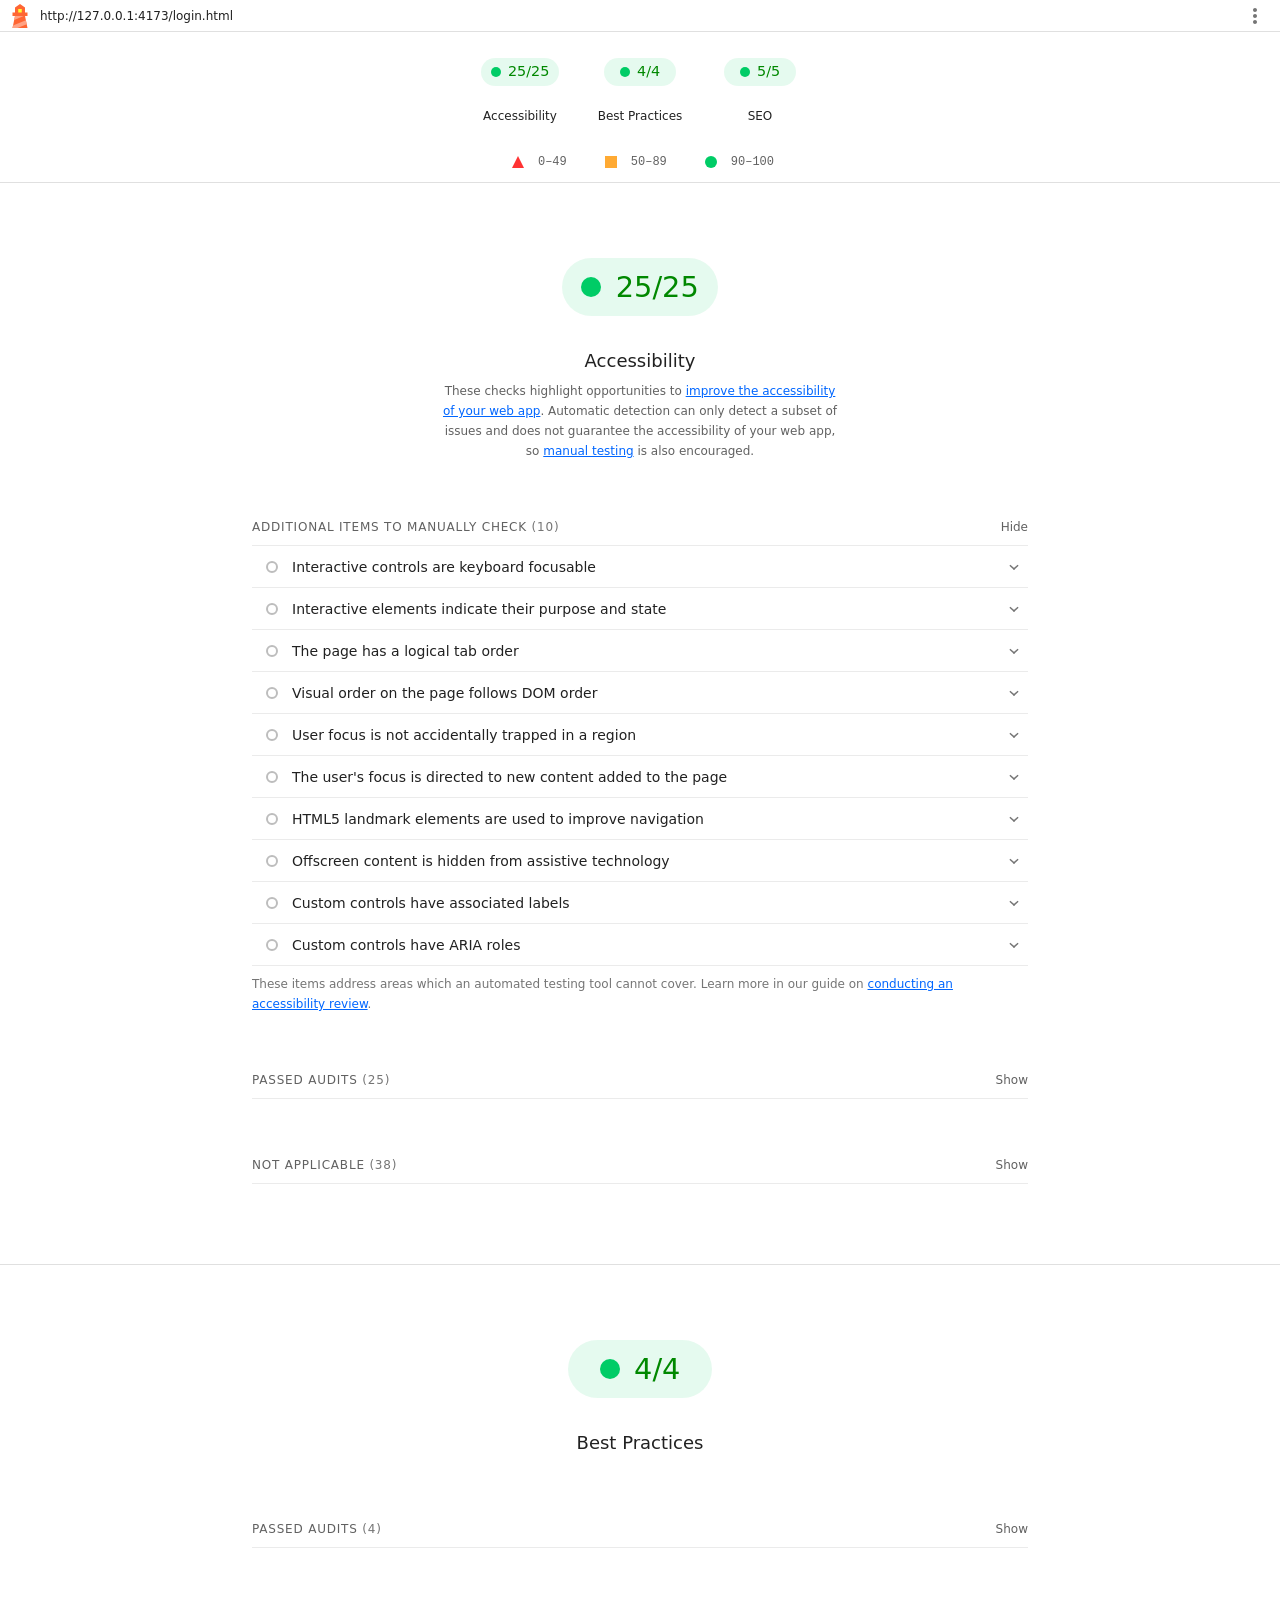
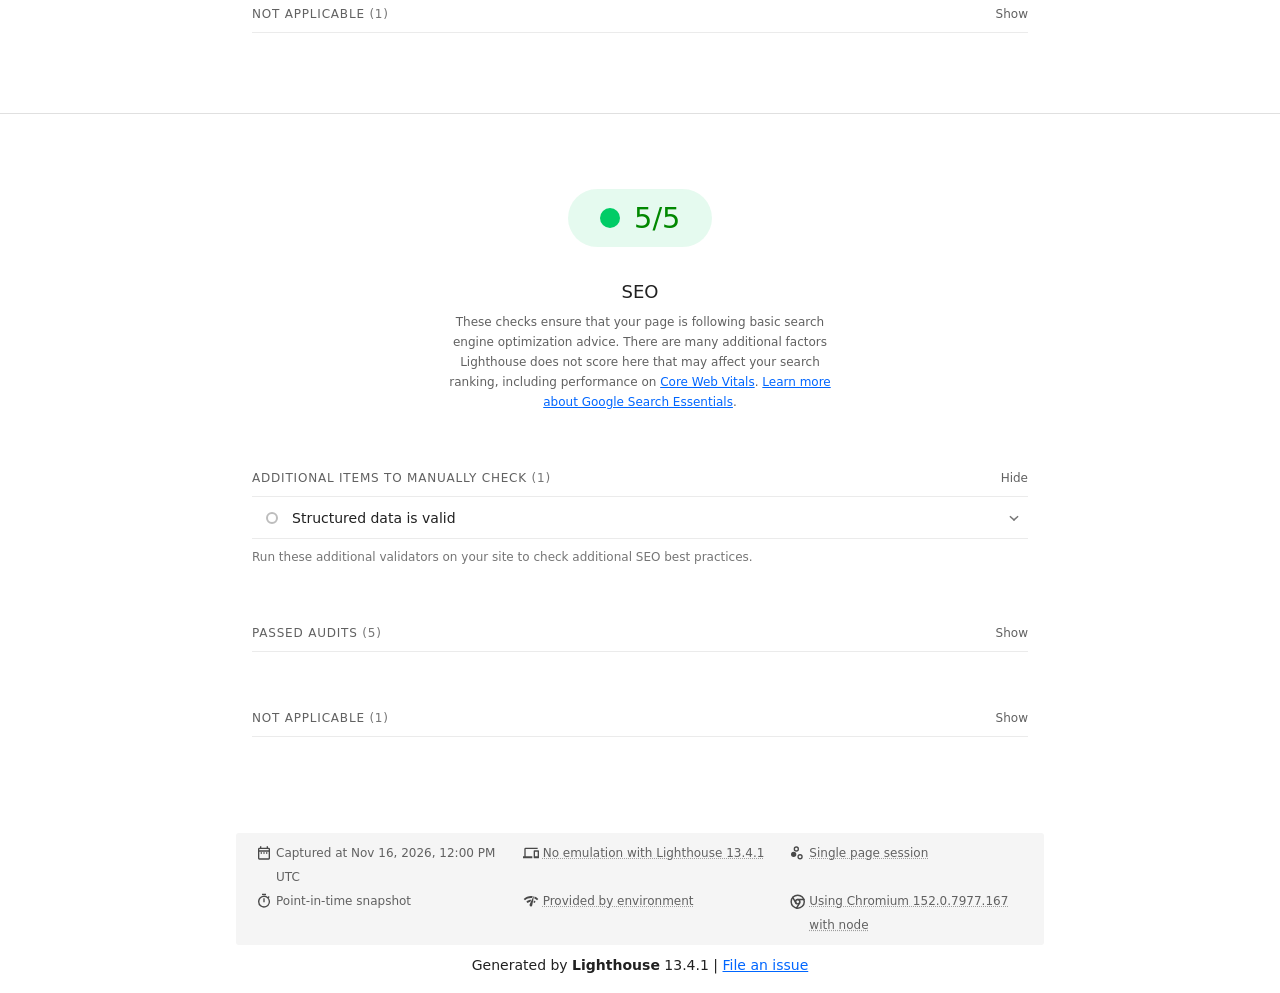
<file: lighthouse-login.html>
<!--
@license
Copyright 2018 Google LLC
SPDX-License-Identifier: Apache-2.0
-->
<!doctype html>
<html lang="en">
<head>
  <meta charset="utf-8">
  <meta name="viewport" content="width=device-width, initial-scale=1, minimum-scale=1">
  <link rel="icon" href='data:image/svg+xml;utf8,<svg fill="none" xmlns="http://www.w3.org/2000/svg" viewBox="0 0 48 48"><path d="m14 7 10-7 10 7v10h5v7h-5l5 24H9l5-24H9v-7h5V7Z" fill="%23F63"/><path d="M31.561 24H14l-1.689 8.105L31.561 24ZM18.983 48H9l1.022-4.907L35.723 32.27l1.663 7.98L18.983 48Z" fill="%23FFA385"/><path fill="%23FF3" d="M20.5 10h7v7h-7z"/></svg>'>
  <title>Lighthouse Report</title>
  <style>body {margin: 0}</style>
</head>
<body>
  <noscript>Lighthouse report requires JavaScript. Please enable.</noscript>

  <div id="lh-log"></div>

  <script>window.__LIGHTHOUSE_JSON__ = {"lighthouseVersion":"13.4.1","finalDisplayedUrl":"http://127.0.0.1:4173/login.html","fetchTime":"2026-11-16T12:00:08.763Z","gatherMode":"snapshot","runWarnings":[],"userAgent":"Mozilla/5.0 (Windows NT 10.0; Win64; x64) AppleWebKit/537.36 (KHTML, like Gecko) OpenCode/2.2.6 Chrome/152.0.7977.167 Electron/44.9.1 Safari/537.36","environment":{"hostUserAgent":"Mozilla/5.0 (Windows NT 10.0; Win64; x64) AppleWebKit/537.36 (KHTML, like Gecko) OpenCode/2.2.6 Chrome/152.0.7977.167 Electron/44.9.1 Safari/537.36","benchmarkIndex":3650,"credits":{"axe-core":"4.13.0"}},"audits":{"image-aspect-ratio":{"id":"image-aspect-ratio","title":"Displays images with correct aspect ratio","description":"Image display dimensions should match natural aspect ratio. [Learn more about image aspect ratio](https://developer.chrome.com/docs/lighthouse/best-practices/image-aspect-ratio/).","score":1,"scoreDisplayMode":"binary","details":{"type":"table","headings":[{"key":"node","valueType":"node","label":""},{"key":"url","valueType":"url","label":"URL"},{"key":"displayedAspectRatio","valueType":"text","label":"Aspect Ratio (Displayed)"},{"key":"actualAspectRatio","valueType":"text","label":"Aspect Ratio (Actual)"}],"items":[]}},"image-size-responsive":{"id":"image-size-responsive","title":"Serves images with appropriate resolution","description":"Image natural dimensions should be proportional to the display size and the pixel ratio to maximize image clarity. [Learn how to provide responsive images](https://web.dev/articles/serve-responsive-images).","score":1,"scoreDisplayMode":"binary","details":{"type":"table","headings":[{"key":"node","valueType":"node","label":""},{"key":"url","valueType":"url","label":"URL"},{"key":"displayedSize","valueType":"text","label":"Displayed size"},{"key":"actualSize","valueType":"text","label":"Actual size"},{"key":"expectedSize","valueType":"text","label":"Expected size"}],"items":[]}},"accesskeys":{"id":"accesskeys","title":"`[accesskey]` values are unique","description":"Access keys let users quickly focus a part of the page. For proper navigation, each access key must be unique. [Learn more about access keys](https://dequeuniversity.com/rules/axe/4.12/accesskeys).","score":null,"scoreDisplayMode":"notApplicable"},"aria-allowed-attr":{"id":"aria-allowed-attr","title":"`[aria-*]` attributes match their roles","description":"Each ARIA `role` supports a specific subset of `aria-*` attributes. Mismatching these invalidates the `aria-*` attributes. [Learn how to match ARIA attributes to their roles](https://dequeuniversity.com/rules/axe/4.12/aria-allowed-attr).","score":1,"scoreDisplayMode":"binary","details":{"type":"table","headings":[{"key":"node","valueType":"node","subItemsHeading":{"key":"relatedNode","valueType":"node"},"label":"Failing Elements"}],"items":[]}},"aria-allowed-role":{"id":"aria-allowed-role","title":"Uses ARIA roles only on compatible elements","description":"Many HTML elements can only be assigned certain ARIA roles. Using ARIA roles where they are not allowed can interfere with the accessibility of the web page. [Learn more about ARIA roles](https://dequeuniversity.com/rules/axe/4.12/aria-allowed-role).","score":null,"scoreDisplayMode":"notApplicable"},"aria-command-name":{"id":"aria-command-name","title":"`button`, `link`, and `menuitem` elements have accessible names","description":"When an element doesn't have an accessible name, screen readers announce it with a generic name, making it unusable for users who rely on screen readers. [Learn how to make command elements more accessible](https://dequeuniversity.com/rules/axe/4.12/aria-command-name).","score":null,"scoreDisplayMode":"notApplicable"},"aria-conditional-attr":{"id":"aria-conditional-attr","title":"ARIA attributes are used as specified for the element's role","description":"Some ARIA attributes are only allowed on an element under certain conditions. [Learn more about conditional ARIA attributes](https://dequeuniversity.com/rules/axe/4.12/aria-conditional-attr).","score":1,"scoreDisplayMode":"binary","details":{"type":"table","headings":[{"key":"node","valueType":"node","subItemsHeading":{"key":"relatedNode","valueType":"node"},"label":"Failing Elements"}],"items":[]}},"aria-deprecated-role":{"id":"aria-deprecated-role","title":"Deprecated ARIA roles were not used","description":"Deprecated ARIA roles may not be processed correctly by assistive technology. [Learn more about deprecated ARIA roles](https://dequeuniversity.com/rules/axe/4.12/aria-deprecated-role).","score":null,"scoreDisplayMode":"notApplicable"},"aria-dialog-name":{"id":"aria-dialog-name","title":"Elements with `role=\"dialog\"` or `role=\"alertdialog\"` have accessible names.","description":"ARIA dialog elements without accessible names may prevent screen readers users from discerning the purpose of these elements. [Learn how to make ARIA dialog elements more accessible](https://dequeuniversity.com/rules/axe/4.12/aria-dialog-name).","score":null,"scoreDisplayMode":"notApplicable"},"aria-hidden-body":{"id":"aria-hidden-body","title":"`[aria-hidden=\"true\"]` is not present on the document `\u003cbody>`","description":"Assistive technologies, like screen readers, work inconsistently when `aria-hidden=\"true\"` is set on the document `\u003cbody>`. [Learn how `aria-hidden` affects the document body](https://dequeuniversity.com/rules/axe/4.12/aria-hidden-body).","score":1,"scoreDisplayMode":"binary","details":{"type":"table","headings":[{"key":"node","valueType":"node","subItemsHeading":{"key":"relatedNode","valueType":"node"},"label":"Failing Elements"}],"items":[]}},"aria-hidden-focus":{"id":"aria-hidden-focus","title":"`[aria-hidden=\"true\"]` elements do not contain focusable descendents","description":"Focusable descendents within an `[aria-hidden=\"true\"]` element prevent those interactive elements from being available to users of assistive technologies like screen readers. [Learn how `aria-hidden` affects focusable elements](https://dequeuniversity.com/rules/axe/4.12/aria-hidden-focus).","score":1,"scoreDisplayMode":"binary","details":{"type":"table","headings":[{"key":"node","valueType":"node","subItemsHeading":{"key":"relatedNode","valueType":"node"},"label":"Failing Elements"}],"items":[]}},"aria-input-field-name":{"id":"aria-input-field-name","title":"ARIA input fields have accessible names","description":"When an input field doesn't have an accessible name, screen readers announce it with a generic name, making it unusable for users who rely on screen readers. [Learn more about input field labels](https://dequeuniversity.com/rules/axe/4.12/aria-input-field-name).","score":null,"scoreDisplayMode":"notApplicable"},"aria-meter-name":{"id":"aria-meter-name","title":"ARIA `meter` elements have accessible names","description":"When a meter element doesn't have an accessible name, screen readers announce it with a generic name, making it unusable for users who rely on screen readers. [Learn how to name `meter` elements](https://dequeuniversity.com/rules/axe/4.12/aria-meter-name).","score":null,"scoreDisplayMode":"notApplicable"},"aria-progressbar-name":{"id":"aria-progressbar-name","title":"ARIA `progressbar` elements have accessible names","description":"When a `progressbar` element doesn't have an accessible name, screen readers announce it with a generic name, making it unusable for users who rely on screen readers. [Learn how to label `progressbar` elements](https://dequeuniversity.com/rules/axe/4.12/aria-progressbar-name).","score":null,"scoreDisplayMode":"notApplicable"},"aria-prohibited-attr":{"id":"aria-prohibited-attr","title":"Elements use only permitted ARIA attributes","description":"Using ARIA attributes in roles where they are prohibited can mean that important information is not communicated to users of assistive technologies. [Learn more about prohibited ARIA roles](https://dequeuniversity.com/rules/axe/4.12/aria-prohibited-attr).","score":1,"scoreDisplayMode":"binary","details":{"type":"table","headings":[{"key":"node","valueType":"node","subItemsHeading":{"key":"relatedNode","valueType":"node"},"label":"Failing Elements"}],"items":[]}},"aria-required-attr":{"id":"aria-required-attr","title":"`[role]`s have all required `[aria-*]` attributes","description":"Some ARIA roles have required attributes that describe the state of the element to screen readers. [Learn more about roles and required attributes](https://dequeuniversity.com/rules/axe/4.12/aria-required-attr).","score":null,"scoreDisplayMode":"notApplicable"},"aria-required-children":{"id":"aria-required-children","title":"Elements with an ARIA `[role]` that require children to contain a specific `[role]` have all required children.","description":"Some ARIA parent roles must contain specific child roles to perform their intended accessibility functions. [Learn more about roles and required children elements](https://dequeuniversity.com/rules/axe/4.12/aria-required-children).","score":null,"scoreDisplayMode":"notApplicable"},"aria-required-parent":{"id":"aria-required-parent","title":"`[role]`s are contained by their required parent element","description":"Some ARIA child roles must be contained by specific parent roles to properly perform their intended accessibility functions. [Learn more about ARIA roles and required parent element](https://dequeuniversity.com/rules/axe/4.12/aria-required-parent).","score":null,"scoreDisplayMode":"notApplicable"},"aria-roles":{"id":"aria-roles","title":"`[role]` values are valid","description":"ARIA roles must have valid values in order to perform their intended accessibility functions. [Learn more about valid ARIA roles](https://dequeuniversity.com/rules/axe/4.12/aria-roles).","score":null,"scoreDisplayMode":"notApplicable"},"aria-text":{"id":"aria-text","title":"Elements with the `role=text` attribute do not have focusable descendents.","description":"Adding `role=text` around a text node split by markup enables VoiceOver to treat it as one phrase, but the element's focusable descendents will not be announced. [Learn more about the `role=text` attribute](https://dequeuniversity.com/rules/axe/4.12/aria-text).","score":null,"scoreDisplayMode":"notApplicable"},"aria-toggle-field-name":{"id":"aria-toggle-field-name","title":"ARIA toggle fields have accessible names","description":"When a toggle field doesn't have an accessible name, screen readers announce it with a generic name, making it unusable for users who rely on screen readers. [Learn more about toggle fields](https://dequeuniversity.com/rules/axe/4.12/aria-toggle-field-name).","score":null,"scoreDisplayMode":"notApplicable"},"aria-tooltip-name":{"id":"aria-tooltip-name","title":"ARIA `tooltip` elements have accessible names","description":"When a tooltip element doesn't have an accessible name, screen readers announce it with a generic name, making it unusable for users who rely on screen readers. [Learn how to name `tooltip` elements](https://dequeuniversity.com/rules/axe/4.12/aria-tooltip-name).","score":null,"scoreDisplayMode":"notApplicable"},"aria-treeitem-name":{"id":"aria-treeitem-name","title":"ARIA `treeitem` elements have accessible names","description":"When a `treeitem` element doesn't have an accessible name, screen readers announce it with a generic name, making it unusable for users who rely on screen readers. [Learn more about labeling `treeitem` elements](https://dequeuniversity.com/rules/axe/4.12/aria-treeitem-name).","score":null,"scoreDisplayMode":"notApplicable"},"aria-valid-attr-value":{"id":"aria-valid-attr-value","title":"`[aria-*]` attributes have valid values","description":"Assistive technologies, like screen readers, can't interpret ARIA attributes with invalid values. [Learn more about valid values for ARIA attributes](https://dequeuniversity.com/rules/axe/4.12/aria-valid-attr-value).","score":1,"scoreDisplayMode":"binary","details":{"type":"table","headings":[{"key":"node","valueType":"node","subItemsHeading":{"key":"relatedNode","valueType":"node"},"label":"Failing Elements"}],"items":[]}},"aria-valid-attr":{"id":"aria-valid-attr","title":"`[aria-*]` attributes are valid and not misspelled","description":"Assistive technologies, like screen readers, can't interpret ARIA attributes with invalid names. [Learn more about valid ARIA attributes](https://dequeuniversity.com/rules/axe/4.12/aria-valid-attr).","score":1,"scoreDisplayMode":"binary","details":{"type":"table","headings":[{"key":"node","valueType":"node","subItemsHeading":{"key":"relatedNode","valueType":"node"},"label":"Failing Elements"}],"items":[]}},"button-name":{"id":"button-name","title":"Buttons have an accessible name","description":"When a button doesn't have an accessible name, screen readers announce it as \"button\", making it unusable for users who rely on screen readers. [Learn how to make buttons more accessible](https://dequeuniversity.com/rules/axe/4.12/button-name).","score":1,"scoreDisplayMode":"binary","details":{"type":"table","headings":[{"key":"node","valueType":"node","subItemsHeading":{"key":"relatedNode","valueType":"node"},"label":"Failing Elements"}],"items":[]}},"bypass":{"id":"bypass","title":"The page contains a heading, skip link, or landmark region","description":"Adding ways to bypass repetitive content lets keyboard users navigate the page more efficiently. [Learn more about bypass blocks](https://dequeuniversity.com/rules/axe/4.12/bypass).","score":null,"scoreDisplayMode":"notApplicable"},"color-contrast":{"id":"color-contrast","title":"Background and foreground colors have a sufficient contrast ratio","description":"Low-contrast text is difficult or impossible for many users to read. [Learn how to provide sufficient color contrast](https://dequeuniversity.com/rules/axe/4.12/color-contrast).","score":1,"scoreDisplayMode":"binary","details":{"type":"table","headings":[{"key":"node","valueType":"node","subItemsHeading":{"key":"relatedNode","valueType":"node"},"label":"Failing Elements"}],"items":[]}},"definition-list":{"id":"definition-list","title":"`\u003cdl>`'s contain only properly-ordered `\u003cdt>` and `\u003cdd>` groups, `\u003cscript>`, `\u003ctemplate>` or `\u003cdiv>` elements.","description":"When definition lists are not properly marked up, screen readers may produce confusing or inaccurate output. [Learn how to structure definition lists correctly](https://dequeuniversity.com/rules/axe/4.12/definition-list).","score":null,"scoreDisplayMode":"notApplicable"},"dlitem":{"id":"dlitem","title":"Definition list items are wrapped in `\u003cdl>` elements","description":"Definition list items (`\u003cdt>` and `\u003cdd>`) must be wrapped in a parent `\u003cdl>` element to ensure that screen readers can properly announce them. [Learn how to structure definition lists correctly](https://dequeuniversity.com/rules/axe/4.12/dlitem).","score":null,"scoreDisplayMode":"notApplicable"},"document-title":{"id":"document-title","title":"Document has a `\u003ctitle>` element","description":"The title gives screen reader users an overview of the page, and search engine users rely on it heavily to determine if a page is relevant to their search. [Learn more about document titles](https://dequeuniversity.com/rules/axe/4.12/document-title).","score":1,"scoreDisplayMode":"binary","details":{"type":"table","headings":[{"key":"node","valueType":"node","subItemsHeading":{"key":"relatedNode","valueType":"node"},"label":"Failing Elements"}],"items":[]}},"duplicate-id-aria":{"id":"duplicate-id-aria","title":"ARIA IDs are unique","description":"The value of an ARIA ID must be unique to prevent other instances from being overlooked by assistive technologies. [Learn how to fix duplicate ARIA IDs](https://dequeuniversity.com/rules/axe/4.12/duplicate-id-aria).","score":null,"scoreDisplayMode":"notApplicable"},"empty-heading":{"id":"empty-heading","title":"All heading elements contain content.","description":"A heading with no content or inaccessible text prevent screen reader users from accessing information on the page's structure. [Learn more about headings](https://dequeuniversity.com/rules/axe/4.12/empty-heading).","score":null,"scoreDisplayMode":"notApplicable"},"form-field-multiple-labels":{"id":"form-field-multiple-labels","title":"No form fields have multiple labels","description":"Form fields with multiple labels can be confusingly announced by assistive technologies like screen readers which use either the first, the last, or all of the labels. [Learn how to use form labels](https://dequeuniversity.com/rules/axe/4.12/form-field-multiple-labels).","score":null,"scoreDisplayMode":"notApplicable"},"frame-title":{"id":"frame-title","title":"`\u003cframe>` or `\u003ciframe>` elements have a title","description":"Screen reader users rely on frame titles to describe the contents of frames. [Learn more about frame titles](https://dequeuniversity.com/rules/axe/4.12/frame-title).","score":null,"scoreDisplayMode":"notApplicable"},"heading-order":{"id":"heading-order","title":"Heading elements appear in a sequentially-descending order","description":"Properly ordered headings that do not skip levels convey the semantic structure of the page, making it easier to navigate and understand when using assistive technologies. [Learn more about heading order](https://dequeuniversity.com/rules/axe/4.12/heading-order).","score":1,"scoreDisplayMode":"binary","details":{"type":"table","headings":[{"key":"node","valueType":"node","subItemsHeading":{"key":"relatedNode","valueType":"node"},"label":"Failing Elements"}],"items":[]}},"html-has-lang":{"id":"html-has-lang","title":"`\u003chtml>` element has a `[lang]` attribute","description":"If a page doesn't specify a `lang` attribute, a screen reader assumes that the page is in the default language that the user chose when setting up the screen reader. If the page isn't actually in the default language, then the screen reader might not announce the page's text correctly. [Learn more about the `lang` attribute](https://dequeuniversity.com/rules/axe/4.12/html-has-lang).","score":1,"scoreDisplayMode":"binary","details":{"type":"table","headings":[{"key":"node","valueType":"node","subItemsHeading":{"key":"relatedNode","valueType":"node"},"label":"Failing Elements"}],"items":[]}},"html-lang-valid":{"id":"html-lang-valid","title":"`\u003chtml>` element has a valid value for its `[lang]` attribute","description":"Specifying a valid [BCP 47 language](https://www.w3.org/International/questions/qa-choosing-language-tags#question) helps screen readers announce text properly. [Learn how to use the `lang` attribute](https://dequeuniversity.com/rules/axe/4.12/html-lang-valid).","score":1,"scoreDisplayMode":"binary","details":{"type":"table","headings":[{"key":"node","valueType":"node","subItemsHeading":{"key":"relatedNode","valueType":"node"},"label":"Failing Elements"}],"items":[]}},"html-xml-lang-mismatch":{"id":"html-xml-lang-mismatch","title":"`\u003chtml>` element has an `[xml:lang]` attribute with the same base language as the `[lang]` attribute.","description":"If the webpage does not specify a consistent language, then the screen reader might not announce the page's text correctly. [Learn more about the `lang` attribute](https://dequeuniversity.com/rules/axe/4.12/html-xml-lang-mismatch).","score":null,"scoreDisplayMode":"notApplicable"},"identical-links-same-purpose":{"id":"identical-links-same-purpose","title":"Identical links have the same purpose.","description":"Links with the same destination should have the same description, to help users understand the link's purpose and decide whether to follow it. [Learn more about identical links](https://dequeuniversity.com/rules/axe/4.12/identical-links-same-purpose).","score":null,"scoreDisplayMode":"notApplicable"},"image-alt":{"id":"image-alt","title":"Image elements have `[alt]` attributes","description":"Informative elements should aim for short, descriptive alternate text. Decorative elements can be ignored with an empty alt attribute. [Learn more about the `alt` attribute](https://dequeuniversity.com/rules/axe/4.12/image-alt).","score":1,"scoreDisplayMode":"binary","details":{"type":"table","headings":[{"key":"node","valueType":"node","subItemsHeading":{"key":"relatedNode","valueType":"node"},"label":"Failing Elements"}],"items":[]}},"image-redundant-alt":{"id":"image-redundant-alt","title":"Image elements do not have `[alt]` attributes that are redundant text.","description":"Informative elements should aim for short, descriptive alternative text. Alternative text that is exactly the same as the text adjacent to the link or image is potentially confusing for screen reader users, because the text will be read twice. [Learn more about the `alt` attribute](https://dequeuniversity.com/rules/axe/4.12/image-redundant-alt).","score":null,"scoreDisplayMode":"notApplicable"},"input-button-name":{"id":"input-button-name","title":"Input buttons have discernible text.","description":"Adding discernable and accessible text to input buttons may help screen reader users understand the purpose of the input button. [Learn more about input buttons](https://dequeuniversity.com/rules/axe/4.12/input-button-name).","score":null,"scoreDisplayMode":"notApplicable"},"input-image-alt":{"id":"input-image-alt","title":"`\u003cinput type=\"image\">` elements have `[alt]` text","description":"When an image is being used as an `\u003cinput>` button, providing alternative text can help screen reader users understand the purpose of the button. [Learn about input image alt text](https://dequeuniversity.com/rules/axe/4.12/input-image-alt).","score":null,"scoreDisplayMode":"notApplicable"},"label-content-name-mismatch":{"id":"label-content-name-mismatch","title":"Elements with visible text labels have matching accessible names.","description":"Visible text labels that do not match the accessible name can result in a confusing experience for screen reader users. [Learn more about accessible names](https://dequeuniversity.com/rules/axe/4.12/label-content-name-mismatch).","score":1,"scoreDisplayMode":"binary","details":{"type":"table","headings":[{"key":"node","valueType":"node","subItemsHeading":{"key":"relatedNode","valueType":"node"},"label":"Failing Elements"}],"items":[]}},"label":{"id":"label","title":"Form elements have associated labels","description":"Labels ensure that form controls are announced properly by assistive technologies, like screen readers. [Learn more about form element labels](https://dequeuniversity.com/rules/axe/4.12/label).","score":1,"scoreDisplayMode":"binary","details":{"type":"table","headings":[{"key":"node","valueType":"node","subItemsHeading":{"key":"relatedNode","valueType":"node"},"label":"Failing Elements"}],"items":[]}},"landmark-one-main":{"id":"landmark-one-main","title":"Document has a main landmark.","description":"One main landmark helps screen reader users navigate a web page. [Learn more about landmarks](https://dequeuniversity.com/rules/axe/4.12/landmark-one-main).","score":1,"scoreDisplayMode":"binary","details":{"type":"table","headings":[{"key":"node","valueType":"node","subItemsHeading":{"key":"relatedNode","valueType":"node"},"label":"Failing Elements"}],"items":[]}},"link-name":{"id":"link-name","title":"Links have a discernible name","description":"Link text (and alternate text for images, when used as links) that is discernible, unique, and focusable improves the navigation experience for screen reader users. [Learn how to make links accessible](https://dequeuniversity.com/rules/axe/4.12/link-name).","score":1,"scoreDisplayMode":"binary","details":{"type":"table","headings":[{"key":"node","valueType":"node","subItemsHeading":{"key":"relatedNode","valueType":"node"},"label":"Failing Elements"}],"items":[]}},"link-in-text-block":{"id":"link-in-text-block","title":"Links are distinguishable without relying on color.","description":"Low-contrast text is difficult or impossible for many users to read. Link text that is discernible improves the experience for users with low vision. [Learn how to make links distinguishable](https://dequeuniversity.com/rules/axe/4.12/link-in-text-block).","score":1,"scoreDisplayMode":"binary","details":{"type":"table","headings":[{"key":"node","valueType":"node","subItemsHeading":{"key":"relatedNode","valueType":"node"},"label":"Failing Elements"}],"items":[]}},"list":{"id":"list","title":"Lists contain only `\u003cli>` elements and script supporting elements (`\u003cscript>` and `\u003ctemplate>`).","description":"Screen readers have a specific way of announcing lists. Ensuring proper list structure aids screen reader output. [Learn more about proper list structure](https://dequeuniversity.com/rules/axe/4.12/list).","score":1,"scoreDisplayMode":"binary","details":{"type":"table","headings":[{"key":"node","valueType":"node","subItemsHeading":{"key":"relatedNode","valueType":"node"},"label":"Failing Elements"}],"items":[]}},"listitem":{"id":"listitem","title":"List items (`\u003cli>`) are contained within `\u003cul>`, `\u003col>` or `\u003cmenu>` parent elements","description":"Screen readers require list items (`\u003cli>`) to be contained within a parent `\u003cul>`, `\u003col>` or `\u003cmenu>` to be announced properly. [Learn more about proper list structure](https://dequeuniversity.com/rules/axe/4.12/listitem).","score":1,"scoreDisplayMode":"binary","details":{"type":"table","headings":[{"key":"node","valueType":"node","subItemsHeading":{"key":"relatedNode","valueType":"node"},"label":"Failing Elements"}],"items":[]}},"meta-refresh":{"id":"meta-refresh","title":"The document does not use `\u003cmeta http-equiv=\"refresh\">`","description":"Users do not expect a page to refresh automatically, and doing so will move focus back to the top of the page. This may create a frustrating or confusing experience. [Learn more about the refresh meta tag](https://dequeuniversity.com/rules/axe/4.12/meta-refresh).","score":null,"scoreDisplayMode":"notApplicable"},"meta-viewport":{"id":"meta-viewport","title":"`[user-scalable=\"no\"]` is not used in the `\u003cmeta name=\"viewport\">` element and the `[maximum-scale]` attribute is not less than 5.","description":"Disabling zooming is problematic for users with low vision who rely on screen magnification to properly see the contents of a web page. [Learn more about the viewport meta tag](https://dequeuniversity.com/rules/axe/4.12/meta-viewport).","score":1,"scoreDisplayMode":"binary","details":{"type":"table","headings":[{"key":"node","valueType":"node","subItemsHeading":{"key":"relatedNode","valueType":"node"},"label":"Failing Elements"}],"items":[]}},"object-alt":{"id":"object-alt","title":"`\u003cobject>` elements have alternate text","description":"Screen readers cannot translate non-text content. Adding alternate text to `\u003cobject>` elements helps screen readers convey meaning to users. [Learn more about alt text for `object` elements](https://dequeuniversity.com/rules/axe/4.12/object-alt).","score":null,"scoreDisplayMode":"notApplicable"},"select-name":{"id":"select-name","title":"Select elements have associated label elements.","description":"Form elements without effective labels can create frustrating experiences for screen reader users. [Learn more about the `select` element](https://dequeuniversity.com/rules/axe/4.12/select-name).","score":null,"scoreDisplayMode":"notApplicable"},"skip-link":{"id":"skip-link","title":"Skip links are focusable.","description":"Including a skip link can help users skip to the main content to save time. [Learn more about skip links](https://dequeuniversity.com/rules/axe/4.12/skip-link).","score":1,"scoreDisplayMode":"binary","details":{"type":"table","headings":[{"key":"node","valueType":"node","subItemsHeading":{"key":"relatedNode","valueType":"node"},"label":"Failing Elements"}],"items":[]}},"tabindex":{"id":"tabindex","title":"No element has a `[tabindex]` value greater than 0","description":"A value greater than 0 implies an explicit navigation ordering. Although technically valid, this often creates frustrating experiences for users who rely on assistive technologies. [Learn more about the `tabindex` attribute](https://dequeuniversity.com/rules/axe/4.12/tabindex).","score":null,"scoreDisplayMode":"notApplicable"},"table-duplicate-name":{"id":"table-duplicate-name","title":"Tables have different content in the summary attribute and `\u003ccaption>`.","description":"The summary attribute should describe the table structure, while `\u003ccaption>` should have the onscreen title. Accurate table mark-up helps users of screen readers. [Learn more about summary and caption](https://dequeuniversity.com/rules/axe/4.12/table-duplicate-name).","score":null,"scoreDisplayMode":"notApplicable"},"table-fake-caption":{"id":"table-fake-caption","title":"Tables use `\u003ccaption>` instead of cells with the `[colspan]` attribute to indicate a caption.","description":"Screen readers have features to make navigating tables easier. Ensuring that tables use the actual caption element instead of cells with the `[colspan]` attribute may improve the experience for screen reader users. [Learn more about captions](https://dequeuniversity.com/rules/axe/4.12/table-fake-caption).","score":null,"scoreDisplayMode":"notApplicable"},"target-size":{"id":"target-size","title":"Touch targets have sufficient size and spacing.","description":"Touch targets with sufficient size and spacing help users who may have difficulty targeting small controls to activate the targets. [Learn more about touch targets](https://dequeuniversity.com/rules/axe/4.12/target-size).","score":1,"scoreDisplayMode":"binary","details":{"type":"table","headings":[{"key":"node","valueType":"node","subItemsHeading":{"key":"relatedNode","valueType":"node"},"label":"Failing Elements"}],"items":[]}},"td-has-header":{"id":"td-has-header","title":"`\u003ctd>` elements in a large `\u003ctable>` have one or more table headers.","description":"Screen readers have features to make navigating tables easier. Ensuring that `\u003ctd>` elements in a large table (3 or more cells in width and height) have an associated table header may improve the experience for screen reader users. [Learn more about table headers](https://dequeuniversity.com/rules/axe/4.12/td-has-header).","score":null,"scoreDisplayMode":"notApplicable"},"td-headers-attr":{"id":"td-headers-attr","title":"Cells in a `\u003ctable>` element that use the `[headers]` attribute refer to table cells within the same table.","description":"Screen readers have features to make navigating tables easier. Ensuring `\u003ctd>` cells using the `[headers]` attribute only refer to other cells in the same table may improve the experience for screen reader users. [Learn more about the `headers` attribute](https://dequeuniversity.com/rules/axe/4.12/td-headers-attr).","score":null,"scoreDisplayMode":"notApplicable"},"th-has-data-cells":{"id":"th-has-data-cells","title":"`\u003cth>` elements and elements with `[role=\"columnheader\"/\"rowheader\"]` have data cells they describe.","description":"Screen readers have features to make navigating tables easier. Ensuring table headers always refer to some set of cells may improve the experience for screen reader users. [Learn more about table headers](https://dequeuniversity.com/rules/axe/4.12/th-has-data-cells).","score":null,"scoreDisplayMode":"notApplicable"},"valid-lang":{"id":"valid-lang","title":"`[lang]` attributes have a valid value","description":"Specifying a valid [BCP 47 language](https://www.w3.org/International/questions/qa-choosing-language-tags#question) on elements helps ensure that text is pronounced correctly by a screen reader. [Learn how to use the `lang` attribute](https://dequeuniversity.com/rules/axe/4.12/valid-lang).","score":null,"scoreDisplayMode":"notApplicable"},"video-caption":{"id":"video-caption","title":"`\u003cvideo>` elements contain a `\u003ctrack>` element with `[kind=\"captions\"]`","description":"When a video provides a caption it is easier for deaf and hearing impaired users to access its information. [Learn more about video captions](https://dequeuniversity.com/rules/axe/4.12/video-caption).","score":null,"scoreDisplayMode":"notApplicable"},"custom-controls-labels":{"id":"custom-controls-labels","title":"Custom controls have associated labels","description":"Custom interactive controls have associated labels, provided by aria-label or aria-labelledby. [Learn more about custom controls and labels](https://developer.chrome.com/docs/lighthouse/accessibility/custom-controls-labels/).","score":null,"scoreDisplayMode":"manual"},"custom-controls-roles":{"id":"custom-controls-roles","title":"Custom controls have ARIA roles","description":"Custom interactive controls have appropriate ARIA roles. [Learn how to add roles to custom controls](https://developer.chrome.com/docs/lighthouse/accessibility/custom-control-roles/).","score":null,"scoreDisplayMode":"manual"},"focus-traps":{"id":"focus-traps","title":"User focus is not accidentally trapped in a region","description":"A user can tab into and out of any control or region without accidentally trapping their focus. [Learn how to avoid focus traps](https://developer.chrome.com/docs/lighthouse/accessibility/focus-traps/).","score":null,"scoreDisplayMode":"manual"},"focusable-controls":{"id":"focusable-controls","title":"Interactive controls are keyboard focusable","description":"Custom interactive controls are keyboard focusable and display a focus indicator. [Learn how to make custom controls focusable](https://developer.chrome.com/docs/lighthouse/accessibility/focusable-controls/).","score":null,"scoreDisplayMode":"manual"},"interactive-element-affordance":{"id":"interactive-element-affordance","title":"Interactive elements indicate their purpose and state","description":"Interactive elements, such as links and buttons, should indicate their state and be distinguishable from non-interactive elements. [Learn how to decorate interactive elements with affordance hints](https://developer.chrome.com/docs/lighthouse/accessibility/interactive-element-affordance/).","score":null,"scoreDisplayMode":"manual"},"logical-tab-order":{"id":"logical-tab-order","title":"The page has a logical tab order","description":"Tabbing through the page follows the visual layout. Users cannot focus elements that are offscreen. [Learn more about logical tab ordering](https://developer.chrome.com/docs/lighthouse/accessibility/logical-tab-order/).","score":null,"scoreDisplayMode":"manual"},"managed-focus":{"id":"managed-focus","title":"The user's focus is directed to new content added to the page","description":"If new content, such as a dialog, is added to the page, the user's focus is directed to it. [Learn how to direct focus to new content](https://developer.chrome.com/docs/lighthouse/accessibility/managed-focus/).","score":null,"scoreDisplayMode":"manual"},"offscreen-content-hidden":{"id":"offscreen-content-hidden","title":"Offscreen content is hidden from assistive technology","description":"Offscreen content is hidden with display: none or aria-hidden=true. [Learn how to properly hide offscreen content](https://developer.chrome.com/docs/lighthouse/accessibility/offscreen-content-hidden/).","score":null,"scoreDisplayMode":"manual"},"use-landmarks":{"id":"use-landmarks","title":"HTML5 landmark elements are used to improve navigation","description":"Landmark elements (`\u003cmain>`, `\u003cnav>`, etc.) are used to improve the keyboard navigation of the page for assistive technology. [Learn more about landmark elements](https://developer.chrome.com/docs/lighthouse/accessibility/use-landmarks/).","score":null,"scoreDisplayMode":"manual"},"visual-order-follows-dom":{"id":"visual-order-follows-dom","title":"Visual order on the page follows DOM order","description":"DOM order matches the visual order, improving navigation for assistive technology. [Learn more about DOM and visual ordering](https://developer.chrome.com/docs/lighthouse/accessibility/visual-order-follows-dom/).","score":null,"scoreDisplayMode":"manual"},"autocomplete-valid":{"id":"autocomplete-valid","title":"`autocomplete` attributes are used correctly","description":"The `autocomplete` attribute values must be valid and correctly applied for screen readers to function correctly. [Learn more about valid autocomplete values](https://dequeuniversity.com/rules/axe/4.12/autocomplete-valid).","score":1,"scoreDisplayMode":"binary","details":{"type":"table","headings":[{"key":"node","valueType":"node","subItemsHeading":{"key":"relatedNode","valueType":"node"},"label":"Failing Elements"}],"items":[]}},"presentation-role-conflict":{"id":"presentation-role-conflict","title":"Elements with `role=\"none\"` or `role=\"presentation\"` do not have conflicts","description":"There are certain cases where the semantic role of an element with `role=\"none\"` or `role=\"presentation\"` does not resolve to none or presentation. To ensure the element remains removed from the accessibility tree, you should not add any global ARIA attributes to the element or make it focusable. [Learn more about presentation role conflict](https://dequeuniversity.com/rules/axe/4.12/presentation-role-conflict).","score":1,"scoreDisplayMode":"binary","details":{"type":"table","headings":[{"key":"node","valueType":"node","subItemsHeading":{"key":"relatedNode","valueType":"node"},"label":"Failing Elements"}],"items":[]}},"svg-img-alt":{"id":"svg-img-alt","title":"SVG elements with an `img` role have an accessible text alternative","description":"Ensures SVG elements with an `img`, `graphics-document` or `graphics-symbol` role have an accessible text alternative. [Learn more about SVG alt text](https://dequeuniversity.com/rules/axe/4.12/svg-img-alt).","score":null,"scoreDisplayMode":"notApplicable"},"doctype":{"id":"doctype","title":"Page has the HTML doctype","description":"Specifying a doctype prevents the browser from switching to quirks-mode. [Learn more about the doctype declaration](https://developer.chrome.com/docs/lighthouse/best-practices/doctype/).","score":1,"scoreDisplayMode":"binary"},"js-libraries":{"id":"js-libraries","title":"Detected JavaScript libraries","description":"All front-end JavaScript libraries detected on the page. [Learn more about this JavaScript library detection diagnostic audit](https://developer.chrome.com/docs/lighthouse/best-practices/js-libraries/).","score":null,"scoreDisplayMode":"notApplicable"},"paste-preventing-inputs":{"id":"paste-preventing-inputs","title":"Allows users to paste into input fields","description":"Preventing input pasting is a bad practice for the UX, and weakens security by blocking password managers.[Learn more about user-friendly input fields](https://developer.chrome.com/docs/lighthouse/best-practices/paste-preventing-inputs/).","score":1,"scoreDisplayMode":"binary","details":{"type":"table","headings":[{"key":"node","valueType":"node","label":"Failing Elements"}],"items":[]}},"meta-description":{"id":"meta-description","title":"Document has a meta description","description":"Meta descriptions may be included in search results to concisely summarize page content. [Learn more about the meta description](https://developer.chrome.com/docs/lighthouse/seo/meta-description/).","score":1,"scoreDisplayMode":"binary"},"link-text":{"id":"link-text","title":"Links have descriptive text","description":"Descriptive link text helps search engines understand your content. [Learn how to make links more accessible](https://developer.chrome.com/docs/lighthouse/seo/link-text/).","score":1,"scoreDisplayMode":"binary","details":{"type":"table","headings":[{"key":"href","valueType":"url","label":"Link destination"},{"key":"text","valueType":"text","label":"Link Text"}],"items":[]}},"crawlable-anchors":{"id":"crawlable-anchors","title":"Links are crawlable","description":"Search engines may use `href` attributes on links to crawl websites. Ensure that the `href` attribute of anchor elements links to an appropriate destination, so more pages of the site can be discovered. [Learn how to make links crawlable](https://support.google.com/webmasters/answer/9112205)","score":1,"scoreDisplayMode":"binary","details":{"type":"table","headings":[{"key":"node","valueType":"node","label":"Uncrawlable Link"}],"items":[]}},"robots-txt":{"id":"robots-txt","title":"robots.txt is valid","description":"If your robots.txt file is malformed, crawlers may not be able to understand how you want your website to be crawled or indexed. [Learn more about robots.txt](https://developer.chrome.com/docs/lighthouse/seo/invalid-robots-txt/).","score":null,"scoreDisplayMode":"notApplicable"},"structured-data":{"id":"structured-data","title":"Structured data is valid","description":"Run the [Structured Data Testing Tool](https://developers.google.com/search/docs/appearance/structured-data/) to validate structured data. [Learn more about Structured Data](https://developer.chrome.com/docs/lighthouse/seo/structured-data/).","score":null,"scoreDisplayMode":"manual"}},"configSettings":{"output":"json","maxWaitForFcp":30000,"maxWaitForLoad":45000,"pauseAfterFcpMs":5250,"pauseAfterLoadMs":5250,"networkQuietThresholdMs":5250,"cpuQuietThresholdMs":5250,"formFactor":"desktop","throttling":{"rttMs":150,"throughputKbps":1638.4,"requestLatencyMs":562.5,"downloadThroughputKbps":1474.5600000000002,"uploadThroughputKbps":675,"cpuSlowdownMultiplier":4},"throttlingMethod":"provided","screenEmulation":{"mobile":true,"width":412,"height":823,"deviceScaleFactor":1.75,"disabled":true},"emulatedUserAgent":"Mozilla/5.0 (Linux; Android 11; moto g power (2022)) AppleWebKit/537.36 (KHTML, like Gecko) Chrome/136.0.0.0 Mobile Safari/537.36","auditMode":false,"gatherMode":false,"clearStorageTypes":["file_systems","shader_cache","service_workers","cache_storage"],"disableStorageReset":true,"debugNavigation":false,"channel":"node","usePassiveGathering":false,"disableFullPageScreenshot":true,"skipAboutBlank":false,"blankPage":"about:blank","ignoreStatusCode":false,"locale":"en-US","blockedUrlPatterns":null,"additionalTraceCategories":null,"extraHeaders":null,"precomputedLanternData":null,"onlyAudits":null,"onlyCategories":["accessibility","seo","best-practices"],"skipAudits":null},"categories":{"accessibility":{"title":"Accessibility","description":"These checks highlight opportunities to [improve the accessibility of your web app](https://developer.chrome.com/docs/lighthouse/accessibility/). Automatic detection can only detect a subset of issues and does not guarantee the accessibility of your web app, so [manual testing](https://web.dev/articles/how-to-review) is also encouraged.","manualDescription":"These items address areas which an automated testing tool cannot cover. Learn more in our guide on [conducting an accessibility review](https://web.dev/articles/how-to-review).","supportedModes":["navigation","snapshot"],"auditRefs":[{"id":"accesskeys","weight":0,"group":"a11y-navigation"},{"id":"aria-allowed-attr","weight":10,"group":"a11y-aria"},{"id":"aria-command-name","weight":0,"group":"a11y-aria"},{"id":"aria-conditional-attr","weight":7,"group":"a11y-aria"},{"id":"aria-deprecated-role","weight":0,"group":"a11y-aria"},{"id":"aria-dialog-name","weight":0,"group":"a11y-aria"},{"id":"aria-hidden-body","weight":10,"group":"a11y-aria"},{"id":"aria-hidden-focus","weight":7,"group":"a11y-aria"},{"id":"aria-input-field-name","weight":0,"group":"a11y-aria"},{"id":"aria-meter-name","weight":0,"group":"a11y-aria"},{"id":"aria-progressbar-name","weight":0,"group":"a11y-aria"},{"id":"aria-prohibited-attr","weight":7,"group":"a11y-aria"},{"id":"aria-required-attr","weight":0,"group":"a11y-aria"},{"id":"aria-required-children","weight":0,"group":"a11y-aria"},{"id":"aria-required-parent","weight":0,"group":"a11y-aria"},{"id":"aria-roles","weight":0,"group":"a11y-aria"},{"id":"aria-text","weight":0,"group":"a11y-aria"},{"id":"aria-toggle-field-name","weight":0,"group":"a11y-aria"},{"id":"aria-tooltip-name","weight":0,"group":"a11y-aria"},{"id":"aria-treeitem-name","weight":0,"group":"a11y-aria"},{"id":"aria-valid-attr-value","weight":10,"group":"a11y-aria"},{"id":"aria-valid-attr","weight":10,"group":"a11y-aria"},{"id":"button-name","weight":10,"group":"a11y-names-labels"},{"id":"bypass","weight":0,"group":"a11y-navigation"},{"id":"color-contrast","weight":7,"group":"a11y-color-contrast"},{"id":"definition-list","weight":0,"group":"a11y-tables-lists"},{"id":"dlitem","weight":0,"group":"a11y-tables-lists"},{"id":"document-title","weight":7,"group":"a11y-names-labels"},{"id":"duplicate-id-aria","weight":0,"group":"a11y-aria"},{"id":"form-field-multiple-labels","weight":0,"group":"a11y-names-labels"},{"id":"frame-title","weight":0,"group":"a11y-names-labels"},{"id":"heading-order","weight":3,"group":"a11y-navigation"},{"id":"html-has-lang","weight":7,"group":"a11y-language"},{"id":"html-lang-valid","weight":7,"group":"a11y-language"},{"id":"html-xml-lang-mismatch","weight":0,"group":"a11y-language"},{"id":"image-alt","weight":10,"group":"a11y-names-labels"},{"id":"input-button-name","weight":0,"group":"a11y-names-labels"},{"id":"input-image-alt","weight":0,"group":"a11y-names-labels"},{"id":"label","weight":10,"group":"a11y-names-labels"},{"id":"link-in-text-block","weight":7,"group":"a11y-color-contrast"},{"id":"link-name","weight":7,"group":"a11y-names-labels"},{"id":"list","weight":7,"group":"a11y-tables-lists"},{"id":"listitem","weight":7,"group":"a11y-tables-lists"},{"id":"meta-refresh","weight":0,"group":"a11y-best-practices"},{"id":"meta-viewport","weight":10,"group":"a11y-best-practices"},{"id":"object-alt","weight":0,"group":"a11y-names-labels"},{"id":"select-name","weight":0,"group":"a11y-names-labels"},{"id":"skip-link","weight":3,"group":"a11y-names-labels"},{"id":"tabindex","weight":0,"group":"a11y-navigation"},{"id":"target-size","weight":7,"group":"a11y-best-practices"},{"id":"td-headers-attr","weight":0,"group":"a11y-tables-lists"},{"id":"th-has-data-cells","weight":0,"group":"a11y-tables-lists"},{"id":"valid-lang","weight":0,"group":"a11y-language"},{"id":"video-caption","weight":0,"group":"a11y-audio-video"},{"id":"landmark-one-main","weight":3,"group":"a11y-best-practices"},{"id":"autocomplete-valid","weight":1,"group":"a11y-best-practices"},{"id":"presentation-role-conflict","weight":1,"group":"a11y-best-practices"},{"id":"svg-img-alt","weight":0,"group":"a11y-best-practices"},{"id":"focusable-controls","weight":0},{"id":"interactive-element-affordance","weight":0},{"id":"logical-tab-order","weight":0},{"id":"visual-order-follows-dom","weight":0},{"id":"focus-traps","weight":0},{"id":"managed-focus","weight":0},{"id":"use-landmarks","weight":0},{"id":"offscreen-content-hidden","weight":0},{"id":"custom-controls-labels","weight":0},{"id":"custom-controls-roles","weight":0},{"id":"table-duplicate-name","weight":0,"group":"a11y-best-practices"},{"id":"empty-heading","weight":0,"group":"a11y-best-practices"},{"id":"aria-allowed-role","weight":0,"group":"a11y-best-practices"},{"id":"image-redundant-alt","weight":0,"group":"a11y-names-labels"},{"id":"identical-links-same-purpose","weight":0,"group":"a11y-best-practices"},{"id":"label-content-name-mismatch","weight":0,"group":"hidden"},{"id":"table-fake-caption","weight":0,"group":"hidden"},{"id":"td-has-header","weight":0,"group":"hidden"}],"id":"accessibility","score":1},"best-practices":{"title":"Best Practices","supportedModes":["navigation","timespan","snapshot"],"auditRefs":[{"id":"paste-preventing-inputs","weight":3,"group":"best-practices-ux"},{"id":"image-aspect-ratio","weight":1,"group":"best-practices-ux"},{"id":"image-size-responsive","weight":1,"group":"best-practices-ux"},{"id":"doctype","weight":1,"group":"best-practices-browser-compat"},{"id":"js-libraries","weight":0,"group":"best-practices-general"}],"id":"best-practices","score":1},"seo":{"title":"SEO","description":"These checks ensure that your page is following basic search engine optimization advice. There are many additional factors Lighthouse does not score here that may affect your search ranking, including performance on [Core Web Vitals](https://web.dev/explore/vitals). [Learn more about Google Search Essentials](https://support.google.com/webmasters/answer/35769).","manualDescription":"Run these additional validators on your site to check additional SEO best practices.","supportedModes":["navigation","snapshot"],"auditRefs":[{"id":"document-title","weight":1,"group":"seo-content"},{"id":"meta-description","weight":1,"group":"seo-content"},{"id":"link-text","weight":1,"group":"seo-content"},{"id":"crawlable-anchors","weight":1,"group":"seo-crawl"},{"id":"robots-txt","weight":0,"group":"seo-crawl"},{"id":"image-alt","weight":1,"group":"seo-content"},{"id":"structured-data","weight":0}],"id":"seo","score":1}},"categoryGroups":{"metrics":{"title":"Metrics"},"insights":{"title":"Insights","description":"These insights are also available in the Chrome DevTools Performance Panel - [record a trace](https://developer.chrome.com/docs/devtools/performance/reference) to view more detailed information."},"diagnostics":{"title":"Diagnostics","description":"More information about the performance of your application. These numbers don't [directly affect](https://developer.chrome.com/docs/lighthouse/performance/performance-scoring/) the Performance score."},"a11y-best-practices":{"title":"Best practices","description":"These items highlight common accessibility best practices."},"a11y-color-contrast":{"title":"Contrast","description":"These are opportunities to improve the legibility of your content."},"a11y-names-labels":{"title":"Names and labels","description":"These are opportunities to improve the semantics of the controls in your application. This may enhance the experience for users of assistive technology, like a screen reader."},"a11y-navigation":{"title":"Navigation","description":"These are opportunities to improve keyboard navigation in your application."},"a11y-aria":{"title":"ARIA","description":"These are opportunities to improve the usage of ARIA in your application which may enhance the experience for users of assistive technology, like a screen reader."},"a11y-language":{"title":"Internationalization and localization","description":"These are opportunities to improve the interpretation of your content by users in different locales."},"a11y-audio-video":{"title":"Audio and video","description":"These are opportunities to provide alternative content for audio and video. This may improve the experience for users with hearing or vision impairments."},"a11y-tables-lists":{"title":"Tables and lists","description":"These are opportunities to improve the experience of reading tabular or list data using assistive technology, like a screen reader."},"seo-mobile":{"title":"Mobile Friendly","description":"Make sure your pages are mobile friendly so users don’t have to pinch or zoom in order to read the content pages. [Learn how to make pages mobile-friendly](https://developers.google.com/search/mobile-sites/)."},"seo-content":{"title":"Content Best Practices","description":"Format your HTML in a way that enables crawlers to better understand your app’s content."},"seo-crawl":{"title":"Crawling and Indexing","description":"To appear in search results, crawlers need access to your app."},"best-practices-trust-safety":{"title":"Trust and Safety"},"best-practices-ux":{"title":"User Experience"},"best-practices-browser-compat":{"title":"Browser Compatibility"},"best-practices-general":{"title":"General"},"webmcp":{"title":"WebMCP","description":"Audits validating WebMCP integration."},"agent-accessibility":{"title":"Agent Accessibility","description":"These audits highlight best practices for improving the accessibility of the website for AI agents."},"hidden":{"title":""}},"stackPacks":[],"timing":{"entries":[{"startTime":132054620.32,"name":"lh:config","duration":77.05,"entryType":"measure"},{"startTime":132054620.66,"name":"lh:config:resolveArtifactsToDefns","duration":0.55,"entryType":"measure"},{"startTime":132054697.4,"name":"lh:driver:connect","duration":12.88,"entryType":"measure"},{"startTime":132054710.3,"name":"lh:runner:gather","duration":1167.84,"entryType":"measure"},{"startTime":132054710.31,"name":"lh:gather:getBenchmarkIndex","duration":1000.24,"entryType":"measure"},{"startTime":132055710.58,"name":"lh:gather:getVersion","duration":0.34,"entryType":"measure"},{"startTime":132055710.94,"name":"lh:gather:getDevicePixelRatio","duration":5.95,"entryType":"measure"},{"startTime":132055716.96,"name":"lh:gather:getArtifact:Accessibility","duration":65.55,"entryType":"measure"},{"startTime":132055782.54,"name":"lh:gather:getArtifact:AnchorElements","duration":6.44,"entryType":"measure"},{"startTime":132055789,"name":"lh:gather:getArtifact:Doctype","duration":0.25,"entryType":"measure"},{"startTime":132055789.26,"name":"lh:gather:getArtifact:Inputs","duration":1.97,"entryType":"measure"},{"startTime":132055791.24,"name":"lh:gather:getArtifact:ImageElements","duration":64.17,"entryType":"measure"},{"startTime":132055855.44,"name":"lh:gather:getArtifact:MetaElements","duration":2.26,"entryType":"measure"},{"startTime":132055857.73,"name":"lh:gather:getArtifact:RobotsTxt","duration":13.6,"entryType":"measure"},{"startTime":132055871.36,"name":"lh:gather:getArtifact:Stacks","duration":5.28,"entryType":"measure"},{"startTime":132055871.38,"name":"lh:gather:collectStacks","duration":5.25,"entryType":"measure"},{"startTime":132055876.66,"name":"lh:gather:getArtifact:ViewportDimensions","duration":0.98,"entryType":"measure"},{"startTime":132055878.17,"name":"lh:runner:audit","duration":76.79,"entryType":"measure"},{"startTime":132055878.18,"name":"lh:runner:auditing","duration":76.73,"entryType":"measure"},{"startTime":132055878.37,"name":"lh:audit:image-aspect-ratio","duration":0.38,"entryType":"measure"},{"startTime":132055878.96,"name":"lh:audit:image-size-responsive","duration":0.84,"entryType":"measure"},{"startTime":132055879.96,"name":"lh:audit:accesskeys","duration":0.47,"entryType":"measure"},{"startTime":132055880.57,"name":"lh:audit:aria-allowed-attr","duration":3.06,"entryType":"measure"},{"startTime":132055883.87,"name":"lh:audit:aria-allowed-role","duration":1.43,"entryType":"measure"},{"startTime":132055885.39,"name":"lh:audit:aria-command-name","duration":0.31,"entryType":"measure"},{"startTime":132055885.79,"name":"lh:audit:aria-conditional-attr","duration":1.39,"entryType":"measure"},{"startTime":132055887.32,"name":"lh:audit:aria-deprecated-role","duration":0.35,"entryType":"measure"},{"startTime":132055887.76,"name":"lh:audit:aria-dialog-name","duration":0.34,"entryType":"measure"},{"startTime":132055888.18,"name":"lh:audit:aria-hidden-body","duration":1.06,"entryType":"measure"},{"startTime":132055889.32,"name":"lh:audit:aria-hidden-focus","duration":1.09,"entryType":"measure"},{"startTime":132055890.5,"name":"lh:audit:aria-input-field-name","duration":0.38,"entryType":"measure"},{"startTime":132055890.96,"name":"lh:audit:aria-meter-name","duration":0.48,"entryType":"measure"},{"startTime":132055891.52,"name":"lh:audit:aria-progressbar-name","duration":0.43,"entryType":"measure"},{"startTime":132055892.04,"name":"lh:audit:aria-prohibited-attr","duration":1.09,"entryType":"measure"},{"startTime":132055893.23,"name":"lh:audit:aria-required-attr","duration":0.42,"entryType":"measure"},{"startTime":132055893.73,"name":"lh:audit:aria-required-children","duration":0.49,"entryType":"measure"},{"startTime":132055894.3,"name":"lh:audit:aria-required-parent","duration":0.45,"entryType":"measure"},{"startTime":132055894.85,"name":"lh:audit:aria-roles","duration":0.45,"entryType":"measure"},{"startTime":132055895.38,"name":"lh:audit:aria-text","duration":0.52,"entryType":"measure"},{"startTime":132055895.98,"name":"lh:audit:aria-toggle-field-name","duration":0.58,"entryType":"measure"},{"startTime":132055896.66,"name":"lh:audit:aria-tooltip-name","duration":0.64,"entryType":"measure"},{"startTime":132055897.39,"name":"lh:audit:aria-treeitem-name","duration":0.68,"entryType":"measure"},{"startTime":132055898.16,"name":"lh:audit:aria-valid-attr-value","duration":1.24,"entryType":"measure"},{"startTime":132055899.5,"name":"lh:audit:aria-valid-attr","duration":1.11,"entryType":"measure"},{"startTime":132055900.7,"name":"lh:audit:button-name","duration":1.03,"entryType":"measure"},{"startTime":132055901.81,"name":"lh:audit:bypass","duration":1.04,"entryType":"measure"},{"startTime":132055902.92,"name":"lh:audit:color-contrast","duration":1.02,"entryType":"measure"},{"startTime":132055904.03,"name":"lh:audit:definition-list","duration":0.62,"entryType":"measure"},{"startTime":132055904.73,"name":"lh:audit:dlitem","duration":0.61,"entryType":"measure"},{"startTime":132055905.41,"name":"lh:audit:document-title","duration":1.03,"entryType":"measure"},{"startTime":132055906.52,"name":"lh:audit:duplicate-id-aria","duration":1,"entryType":"measure"},{"startTime":132055907.6,"name":"lh:audit:empty-heading","duration":1.06,"entryType":"measure"},{"startTime":132055908.75,"name":"lh:audit:form-field-multiple-labels","duration":1.05,"entryType":"measure"},{"startTime":132055909.87,"name":"lh:audit:frame-title","duration":0.61,"entryType":"measure"},{"startTime":132055910.56,"name":"lh:audit:heading-order","duration":1.01,"entryType":"measure"},{"startTime":132055911.66,"name":"lh:audit:html-has-lang","duration":1.12,"entryType":"measure"},{"startTime":132055912.87,"name":"lh:audit:html-lang-valid","duration":1.11,"entryType":"measure"},{"startTime":132055914.07,"name":"lh:audit:html-xml-lang-mismatch","duration":0.75,"entryType":"measure"},{"startTime":132055914.92,"name":"lh:audit:identical-links-same-purpose","duration":7.86,"entryType":"measure"},{"startTime":132055922.89,"name":"lh:audit:image-alt","duration":1.1,"entryType":"measure"},{"startTime":132055924.08,"name":"lh:audit:image-redundant-alt","duration":1.12,"entryType":"measure"},{"startTime":132055925.28,"name":"lh:audit:input-button-name","duration":0.69,"entryType":"measure"},{"startTime":132055926.05,"name":"lh:audit:input-image-alt","duration":0.73,"entryType":"measure"},{"startTime":132055926.87,"name":"lh:audit:label-content-name-mismatch","duration":1.03,"entryType":"measure"},{"startTime":132055928.01,"name":"lh:audit:label","duration":1.03,"entryType":"measure"},{"startTime":132055929.12,"name":"lh:audit:landmark-one-main","duration":1.03,"entryType":"measure"},{"startTime":132055930.27,"name":"lh:audit:link-name","duration":1.04,"entryType":"measure"},{"startTime":132055931.41,"name":"lh:audit:link-in-text-block","duration":1.08,"entryType":"measure"},{"startTime":132055932.58,"name":"lh:audit:list","duration":1.07,"entryType":"measure"},{"startTime":132055933.74,"name":"lh:audit:listitem","duration":1.08,"entryType":"measure"},{"startTime":132055934.9,"name":"lh:audit:meta-refresh","duration":0.74,"entryType":"measure"},{"startTime":132055935.73,"name":"lh:audit:meta-viewport","duration":1.08,"entryType":"measure"},{"startTime":132055936.88,"name":"lh:audit:object-alt","duration":0.74,"entryType":"measure"},{"startTime":132055937.7,"name":"lh:audit:select-name","duration":0.76,"entryType":"measure"},{"startTime":132055938.53,"name":"lh:audit:skip-link","duration":1.01,"entryType":"measure"},{"startTime":132055939.63,"name":"lh:audit:tabindex","duration":0.82,"entryType":"measure"},{"startTime":132055940.53,"name":"lh:audit:table-duplicate-name","duration":0.84,"entryType":"measure"},{"startTime":132055941.45,"name":"lh:audit:table-fake-caption","duration":0.89,"entryType":"measure"},{"startTime":132055942.42,"name":"lh:audit:target-size","duration":1.03,"entryType":"measure"},{"startTime":132055943.54,"name":"lh:audit:td-has-header","duration":0.9,"entryType":"measure"},{"startTime":132055944.52,"name":"lh:audit:td-headers-attr","duration":0.93,"entryType":"measure"},{"startTime":132055945.54,"name":"lh:audit:th-has-data-cells","duration":1.24,"entryType":"measure"},{"startTime":132055946.87,"name":"lh:audit:valid-lang","duration":1.02,"entryType":"measure"},{"startTime":132055947.99,"name":"lh:audit:video-caption","duration":1.03,"entryType":"measure"},{"startTime":132055949.03,"name":"lh:audit:custom-controls-labels","duration":0.01,"entryType":"measure"},{"startTime":132055949.04,"name":"lh:audit:custom-controls-roles","duration":0,"entryType":"measure"},{"startTime":132055949.05,"name":"lh:audit:focus-traps","duration":0,"entryType":"measure"},{"startTime":132055949.05,"name":"lh:audit:focusable-controls","duration":0,"entryType":"measure"},{"startTime":132055949.06,"name":"lh:audit:interactive-element-affordance","duration":0,"entryType":"measure"},{"startTime":132055949.06,"name":"lh:audit:logical-tab-order","duration":0,"entryType":"measure"},{"startTime":132055949.07,"name":"lh:audit:managed-focus","duration":0,"entryType":"measure"},{"startTime":132055949.08,"name":"lh:audit:offscreen-content-hidden","duration":0,"entryType":"measure"},{"startTime":132055949.08,"name":"lh:audit:use-landmarks","duration":0,"entryType":"measure"},{"startTime":132055949.09,"name":"lh:audit:visual-order-follows-dom","duration":0,"entryType":"measure"},{"startTime":132055949.17,"name":"lh:audit:autocomplete-valid","duration":1.1,"entryType":"measure"},{"startTime":132055950.36,"name":"lh:audit:presentation-role-conflict","duration":1.12,"entryType":"measure"},{"startTime":132055951.57,"name":"lh:audit:svg-img-alt","duration":0.79,"entryType":"measure"},{"startTime":132055952.44,"name":"lh:audit:doctype","duration":0.27,"entryType":"measure"},{"startTime":132055952.76,"name":"lh:audit:js-libraries","duration":0.19,"entryType":"measure"},{"startTime":132055953.03,"name":"lh:audit:paste-preventing-inputs","duration":0.25,"entryType":"measure"},{"startTime":132055953.41,"name":"lh:audit:meta-description","duration":0.25,"entryType":"measure"},{"startTime":132055953.76,"name":"lh:audit:link-text","duration":0.29,"entryType":"measure"},{"startTime":132055954.13,"name":"lh:audit:crawlable-anchors","duration":0.26,"entryType":"measure"},{"startTime":132055954.46,"name":"lh:audit:robots-txt","duration":0.22,"entryType":"measure"},{"startTime":132055954.74,"name":"lh:audit:structured-data","duration":0.15,"entryType":"measure"},{"startTime":132055954.91,"name":"lh:runner:generate","duration":0.05,"entryType":"measure"}],"total":1244.6299999999999},"i18n":{"rendererFormattedStrings":{"calculatorLink":"See calculator.","collapseView":"Collapse view","crcInitialNavigation":"Initial Navigation","crcLongestDurationLabel":"Maximum critical path latency:","dropdownCopyJSON":"Copy JSON","dropdownDarkTheme":"Toggle Dark Theme","dropdownPrintExpanded":"Print Expanded","dropdownPrintSummary":"Print Summary","dropdownSaveGist":"Save as Gist","dropdownSaveHTML":"Save as HTML","dropdownSaveJSON":"Save as JSON","dropdownViewUnthrottledTrace":"View Unthrottled Trace","dropdownViewer":"Open in Viewer","errorLabel":"Error!","errorMissingAuditInfo":"Report error: no audit information","expandView":"Expand view","firstPartyChipLabel":"1st party","footerIssue":"File an issue","hide":"Hide","labDataTitle":"Lab Data","lsPerformanceCategoryDescription":"[Lighthouse](https://developers.google.com/web/tools/lighthouse/) analysis of the current page on an emulated mobile network. Values are estimated and may vary.","manualAuditsGroupTitle":"Additional items to manually check","notApplicableAuditsGroupTitle":"Not applicable","openInANewTabTooltip":"Open in a new tab","opportunityResourceColumnLabel":"Opportunity","opportunitySavingsColumnLabel":"Estimated Savings","passedAuditsGroupTitle":"Passed audits","runtimeAnalysisWindow":"Initial page load","runtimeAnalysisWindowSnapshot":"Point-in-time snapshot","runtimeAnalysisWindowTimespan":"User interactions timespan","runtimeCustom":"Custom throttling","runtimeDesktopEmulation":"Emulated Desktop","runtimeMobileEmulation":"Emulated Moto G Power","runtimeNoEmulation":"No emulation","runtimeSettingsAxeVersion":"Axe version","runtimeSettingsBenchmark":"Unthrottled CPU/Memory Power","runtimeSettingsCPUThrottling":"CPU throttling","runtimeSettingsDevice":"Device","runtimeSettingsNetworkThrottling":"Network throttling","runtimeSettingsScreenEmulation":"Screen emulation","runtimeSettingsUANetwork":"User agent (network)","runtimeSingleLoad":"Single page session","runtimeSingleLoadTooltip":"This data is taken from a single page session, as opposed to field data summarizing many sessions.","runtimeSlow4g":"Slow 4G throttling","runtimeUnknown":"Unknown","show":"Show","showRelevantAudits":"Show audits relevant to:","snippetCollapseButtonLabel":"Collapse snippet","snippetExpandButtonLabel":"Expand snippet","thirdPartyResourcesLabel":"Show 3rd-party resources","throttlingProvided":"Provided by environment","toplevelWarningsMessage":"There were issues affecting this run of Lighthouse:","unattributable":"Unattributable","unscoredLabel":"Unscored","unscoredTitle":"This audit does not contribute to the overall category score.","varianceDisclaimer":"Values are estimated and may vary. The [performance score is calculated](https://developer.chrome.com/docs/lighthouse/performance/performance-scoring/) directly from these metrics.","viewTraceLabel":"View Trace","viewTreemapLabel":"View Treemap","warningAuditsGroupTitle":"Passed audits but with warnings","warningHeader":"Warnings: "},"icuMessagePaths":{"core/audits/image-aspect-ratio.js | title":["audits[image-aspect-ratio].title"],"core/audits/image-aspect-ratio.js | description":["audits[image-aspect-ratio].description"],"core/lib/i18n/i18n.js | columnURL":["audits[image-aspect-ratio].details.headings[1].label","audits[image-size-responsive].details.headings[1].label"],"core/audits/image-aspect-ratio.js | columnDisplayed":["audits[image-aspect-ratio].details.headings[2].label"],"core/audits/image-aspect-ratio.js | columnActual":["audits[image-aspect-ratio].details.headings[3].label"],"core/audits/image-size-responsive.js | title":["audits[image-size-responsive].title"],"core/audits/image-size-responsive.js | description":["audits[image-size-responsive].description"],"core/audits/image-size-responsive.js | columnDisplayed":["audits[image-size-responsive].details.headings[2].label"],"core/audits/image-size-responsive.js | columnActual":["audits[image-size-responsive].details.headings[3].label"],"core/audits/image-size-responsive.js | columnExpected":["audits[image-size-responsive].details.headings[4].label"],"core/audits/accessibility/accesskeys.js | title":["audits.accesskeys.title"],"core/audits/accessibility/accesskeys.js | description":["audits.accesskeys.description"],"core/audits/accessibility/aria-allowed-attr.js | title":["audits[aria-allowed-attr].title"],"core/audits/accessibility/aria-allowed-attr.js | description":["audits[aria-allowed-attr].description"],"core/lib/i18n/i18n.js | columnFailingElem":["audits[aria-allowed-attr].details.headings[0].label","audits[aria-conditional-attr].details.headings[0].label","audits[aria-hidden-body].details.headings[0].label","audits[aria-hidden-focus].details.headings[0].label","audits[aria-prohibited-attr].details.headings[0].label","audits[aria-valid-attr-value].details.headings[0].label","audits[aria-valid-attr].details.headings[0].label","audits[button-name].details.headings[0].label","audits[color-contrast].details.headings[0].label","audits[document-title].details.headings[0].label","audits[heading-order].details.headings[0].label","audits[html-has-lang].details.headings[0].label","audits[html-lang-valid].details.headings[0].label","audits[image-alt].details.headings[0].label","audits[label-content-name-mismatch].details.headings[0].label","audits.label.details.headings[0].label","audits[landmark-one-main].details.headings[0].label","audits[link-name].details.headings[0].label","audits[link-in-text-block].details.headings[0].label","audits.list.details.headings[0].label","audits.listitem.details.headings[0].label","audits[meta-viewport].details.headings[0].label","audits[skip-link].details.headings[0].label","audits[target-size].details.headings[0].label","audits[autocomplete-valid].details.headings[0].label","audits[presentation-role-conflict].details.headings[0].label","audits[paste-preventing-inputs].details.headings[0].label"],"core/audits/accessibility/aria-allowed-role.js | title":["audits[aria-allowed-role].title"],"core/audits/accessibility/aria-allowed-role.js | description":["audits[aria-allowed-role].description"],"core/audits/accessibility/aria-command-name.js | title":["audits[aria-command-name].title"],"core/audits/accessibility/aria-command-name.js | description":["audits[aria-command-name].description"],"core/audits/accessibility/aria-conditional-attr.js | title":["audits[aria-conditional-attr].title"],"core/audits/accessibility/aria-conditional-attr.js | description":["audits[aria-conditional-attr].description"],"core/audits/accessibility/aria-deprecated-role.js | title":["audits[aria-deprecated-role].title"],"core/audits/accessibility/aria-deprecated-role.js | description":["audits[aria-deprecated-role].description"],"core/audits/accessibility/aria-dialog-name.js | title":["audits[aria-dialog-name].title"],"core/audits/accessibility/aria-dialog-name.js | description":["audits[aria-dialog-name].description"],"core/audits/accessibility/aria-hidden-body.js | title":["audits[aria-hidden-body].title"],"core/audits/accessibility/aria-hidden-body.js | description":["audits[aria-hidden-body].description"],"core/audits/accessibility/aria-hidden-focus.js | title":["audits[aria-hidden-focus].title"],"core/audits/accessibility/aria-hidden-focus.js | description":["audits[aria-hidden-focus].description"],"core/audits/accessibility/aria-input-field-name.js | title":["audits[aria-input-field-name].title"],"core/audits/accessibility/aria-input-field-name.js | description":["audits[aria-input-field-name].description"],"core/audits/accessibility/aria-meter-name.js | title":["audits[aria-meter-name].title"],"core/audits/accessibility/aria-meter-name.js | description":["audits[aria-meter-name].description"],"core/audits/accessibility/aria-progressbar-name.js | title":["audits[aria-progressbar-name].title"],"core/audits/accessibility/aria-progressbar-name.js | description":["audits[aria-progressbar-name].description"],"core/audits/accessibility/aria-prohibited-attr.js | title":["audits[aria-prohibited-attr].title"],"core/audits/accessibility/aria-prohibited-attr.js | description":["audits[aria-prohibited-attr].description"],"core/audits/accessibility/aria-required-attr.js | title":["audits[aria-required-attr].title"],"core/audits/accessibility/aria-required-attr.js | description":["audits[aria-required-attr].description"],"core/audits/accessibility/aria-required-children.js | title":["audits[aria-required-children].title"],"core/audits/accessibility/aria-required-children.js | description":["audits[aria-required-children].description"],"core/audits/accessibility/aria-required-parent.js | title":["audits[aria-required-parent].title"],"core/audits/accessibility/aria-required-parent.js | description":["audits[aria-required-parent].description"],"core/audits/accessibility/aria-roles.js | title":["audits[aria-roles].title"],"core/audits/accessibility/aria-roles.js | description":["audits[aria-roles].description"],"core/audits/accessibility/aria-text.js | title":["audits[aria-text].title"],"core/audits/accessibility/aria-text.js | description":["audits[aria-text].description"],"core/audits/accessibility/aria-toggle-field-name.js | title":["audits[aria-toggle-field-name].title"],"core/audits/accessibility/aria-toggle-field-name.js | description":["audits[aria-toggle-field-name].description"],"core/audits/accessibility/aria-tooltip-name.js | title":["audits[aria-tooltip-name].title"],"core/audits/accessibility/aria-tooltip-name.js | description":["audits[aria-tooltip-name].description"],"core/audits/accessibility/aria-treeitem-name.js | title":["audits[aria-treeitem-name].title"],"core/audits/accessibility/aria-treeitem-name.js | description":["audits[aria-treeitem-name].description"],"core/audits/accessibility/aria-valid-attr-value.js | title":["audits[aria-valid-attr-value].title"],"core/audits/accessibility/aria-valid-attr-value.js | description":["audits[aria-valid-attr-value].description"],"core/audits/accessibility/aria-valid-attr.js | title":["audits[aria-valid-attr].title"],"core/audits/accessibility/aria-valid-attr.js | description":["audits[aria-valid-attr].description"],"core/audits/accessibility/button-name.js | title":["audits[button-name].title"],"core/audits/accessibility/button-name.js | description":["audits[button-name].description"],"core/audits/accessibility/bypass.js | title":["audits.bypass.title"],"core/audits/accessibility/bypass.js | description":["audits.bypass.description"],"core/audits/accessibility/color-contrast.js | title":["audits[color-contrast].title"],"core/audits/accessibility/color-contrast.js | description":["audits[color-contrast].description"],"core/audits/accessibility/definition-list.js | title":["audits[definition-list].title"],"core/audits/accessibility/definition-list.js | description":["audits[definition-list].description"],"core/audits/accessibility/dlitem.js | title":["audits.dlitem.title"],"core/audits/accessibility/dlitem.js | description":["audits.dlitem.description"],"core/audits/accessibility/document-title.js | title":["audits[document-title].title"],"core/audits/accessibility/document-title.js | description":["audits[document-title].description"],"core/audits/accessibility/duplicate-id-aria.js | title":["audits[duplicate-id-aria].title"],"core/audits/accessibility/duplicate-id-aria.js | description":["audits[duplicate-id-aria].description"],"core/audits/accessibility/empty-heading.js | title":["audits[empty-heading].title"],"core/audits/accessibility/empty-heading.js | description":["audits[empty-heading].description"],"core/audits/accessibility/form-field-multiple-labels.js | title":["audits[form-field-multiple-labels].title"],"core/audits/accessibility/form-field-multiple-labels.js | description":["audits[form-field-multiple-labels].description"],"core/audits/accessibility/frame-title.js | title":["audits[frame-title].title"],"core/audits/accessibility/frame-title.js | description":["audits[frame-title].description"],"core/audits/accessibility/heading-order.js | title":["audits[heading-order].title"],"core/audits/accessibility/heading-order.js | description":["audits[heading-order].description"],"core/audits/accessibility/html-has-lang.js | title":["audits[html-has-lang].title"],"core/audits/accessibility/html-has-lang.js | description":["audits[html-has-lang].description"],"core/audits/accessibility/html-lang-valid.js | title":["audits[html-lang-valid].title"],"core/audits/accessibility/html-lang-valid.js | description":["audits[html-lang-valid].description"],"core/audits/accessibility/html-xml-lang-mismatch.js | title":["audits[html-xml-lang-mismatch].title"],"core/audits/accessibility/html-xml-lang-mismatch.js | description":["audits[html-xml-lang-mismatch].description"],"core/audits/accessibility/identical-links-same-purpose.js | title":["audits[identical-links-same-purpose].title"],"core/audits/accessibility/identical-links-same-purpose.js | description":["audits[identical-links-same-purpose].description"],"core/audits/accessibility/image-alt.js | title":["audits[image-alt].title"],"core/audits/accessibility/image-alt.js | description":["audits[image-alt].description"],"core/audits/accessibility/image-redundant-alt.js | title":["audits[image-redundant-alt].title"],"core/audits/accessibility/image-redundant-alt.js | description":["audits[image-redundant-alt].description"],"core/audits/accessibility/input-button-name.js | title":["audits[input-button-name].title"],"core/audits/accessibility/input-button-name.js | description":["audits[input-button-name].description"],"core/audits/accessibility/input-image-alt.js | title":["audits[input-image-alt].title"],"core/audits/accessibility/input-image-alt.js | description":["audits[input-image-alt].description"],"core/audits/accessibility/label-content-name-mismatch.js | title":["audits[label-content-name-mismatch].title"],"core/audits/accessibility/label-content-name-mismatch.js | description":["audits[label-content-name-mismatch].description"],"core/audits/accessibility/label.js | title":["audits.label.title"],"core/audits/accessibility/label.js | description":["audits.label.description"],"core/audits/accessibility/landmark-one-main.js | title":["audits[landmark-one-main].title"],"core/audits/accessibility/landmark-one-main.js | description":["audits[landmark-one-main].description"],"core/audits/accessibility/link-name.js | title":["audits[link-name].title"],"core/audits/accessibility/link-name.js | description":["audits[link-name].description"],"core/audits/accessibility/link-in-text-block.js | title":["audits[link-in-text-block].title"],"core/audits/accessibility/link-in-text-block.js | description":["audits[link-in-text-block].description"],"core/audits/accessibility/list.js | title":["audits.list.title"],"core/audits/accessibility/list.js | description":["audits.list.description"],"core/audits/accessibility/listitem.js | title":["audits.listitem.title"],"core/audits/accessibility/listitem.js | description":["audits.listitem.description"],"core/audits/accessibility/meta-refresh.js | title":["audits[meta-refresh].title"],"core/audits/accessibility/meta-refresh.js | description":["audits[meta-refresh].description"],"core/audits/accessibility/meta-viewport.js | title":["audits[meta-viewport].title"],"core/audits/accessibility/meta-viewport.js | description":["audits[meta-viewport].description"],"core/audits/accessibility/object-alt.js | title":["audits[object-alt].title"],"core/audits/accessibility/object-alt.js | description":["audits[object-alt].description"],"core/audits/accessibility/select-name.js | title":["audits[select-name].title"],"core/audits/accessibility/select-name.js | description":["audits[select-name].description"],"core/audits/accessibility/skip-link.js | title":["audits[skip-link].title"],"core/audits/accessibility/skip-link.js | description":["audits[skip-link].description"],"core/audits/accessibility/tabindex.js | title":["audits.tabindex.title"],"core/audits/accessibility/tabindex.js | description":["audits.tabindex.description"],"core/audits/accessibility/table-duplicate-name.js | title":["audits[table-duplicate-name].title"],"core/audits/accessibility/table-duplicate-name.js | description":["audits[table-duplicate-name].description"],"core/audits/accessibility/table-fake-caption.js | title":["audits[table-fake-caption].title"],"core/audits/accessibility/table-fake-caption.js | description":["audits[table-fake-caption].description"],"core/audits/accessibility/target-size.js | title":["audits[target-size].title"],"core/audits/accessibility/target-size.js | description":["audits[target-size].description"],"core/audits/accessibility/td-has-header.js | title":["audits[td-has-header].title"],"core/audits/accessibility/td-has-header.js | description":["audits[td-has-header].description"],"core/audits/accessibility/td-headers-attr.js | title":["audits[td-headers-attr].title"],"core/audits/accessibility/td-headers-attr.js | description":["audits[td-headers-attr].description"],"core/audits/accessibility/th-has-data-cells.js | title":["audits[th-has-data-cells].title"],"core/audits/accessibility/th-has-data-cells.js | description":["audits[th-has-data-cells].description"],"core/audits/accessibility/valid-lang.js | title":["audits[valid-lang].title"],"core/audits/accessibility/valid-lang.js | description":["audits[valid-lang].description"],"core/audits/accessibility/video-caption.js | title":["audits[video-caption].title"],"core/audits/accessibility/video-caption.js | description":["audits[video-caption].description"],"core/audits/accessibility/autocomplete-valid.js | title":["audits[autocomplete-valid].title"],"core/audits/accessibility/autocomplete-valid.js | description":["audits[autocomplete-valid].description"],"core/audits/accessibility/presentation-role-conflict.js | title":["audits[presentation-role-conflict].title"],"core/audits/accessibility/presentation-role-conflict.js | description":["audits[presentation-role-conflict].description"],"core/audits/accessibility/svg-img-alt.js | title":["audits[svg-img-alt].title"],"core/audits/accessibility/svg-img-alt.js | description":["audits[svg-img-alt].description"],"core/audits/dobetterweb/doctype.js | title":["audits.doctype.title"],"core/audits/dobetterweb/doctype.js | description":["audits.doctype.description"],"core/audits/dobetterweb/js-libraries.js | title":["audits[js-libraries].title"],"core/audits/dobetterweb/js-libraries.js | description":["audits[js-libraries].description"],"core/audits/dobetterweb/paste-preventing-inputs.js | title":["audits[paste-preventing-inputs].title"],"core/audits/dobetterweb/paste-preventing-inputs.js | description":["audits[paste-preventing-inputs].description"],"core/audits/seo/meta-description.js | title":["audits[meta-description].title"],"core/audits/seo/meta-description.js | description":["audits[meta-description].description"],"core/audits/seo/link-text.js | title":["audits[link-text].title"],"core/audits/seo/link-text.js | description":["audits[link-text].description"],"core/audits/seo/crawlable-anchors.js | title":["audits[crawlable-anchors].title"],"core/audits/seo/crawlable-anchors.js | description":["audits[crawlable-anchors].description"],"core/audits/seo/crawlable-anchors.js | columnFailingLink":["audits[crawlable-anchors].details.headings[0].label"],"core/audits/seo/robots-txt.js | title":["audits[robots-txt].title"],"core/audits/seo/robots-txt.js | description":["audits[robots-txt].description"],"core/audits/seo/manual/structured-data.js | title":["audits[structured-data].title"],"core/audits/seo/manual/structured-data.js | description":["audits[structured-data].description"],"core/config/default-config.js | a11yCategoryTitle":["categories.accessibility.title"],"core/config/default-config.js | a11yCategoryDescription":["categories.accessibility.description"],"core/config/default-config.js | a11yCategoryManualDescription":["categories.accessibility.manualDescription"],"core/config/default-config.js | bestPracticesCategoryTitle":["categories[best-practices].title"],"core/config/default-config.js | seoCategoryTitle":["categories.seo.title"],"core/config/default-config.js | seoCategoryDescription":["categories.seo.description"],"core/config/default-config.js | seoCategoryManualDescription":["categories.seo.manualDescription"],"core/config/default-config.js | metricGroupTitle":["categoryGroups.metrics.title"],"core/config/default-config.js | insightsGroupTitle":["categoryGroups.insights.title"],"core/config/default-config.js | insightsGroupDescription":["categoryGroups.insights.description"],"core/config/default-config.js | diagnosticsGroupTitle":["categoryGroups.diagnostics.title"],"core/config/default-config.js | diagnosticsGroupDescription":["categoryGroups.diagnostics.description"],"core/config/default-config.js | a11yBestPracticesGroupTitle":["categoryGroups[a11y-best-practices].title"],"core/config/default-config.js | a11yBestPracticesGroupDescription":["categoryGroups[a11y-best-practices].description"],"core/config/default-config.js | a11yColorContrastGroupTitle":["categoryGroups[a11y-color-contrast].title"],"core/config/default-config.js | a11yColorContrastGroupDescription":["categoryGroups[a11y-color-contrast].description"],"core/config/default-config.js | a11yNamesLabelsGroupTitle":["categoryGroups[a11y-names-labels].title"],"core/config/default-config.js | a11yNamesLabelsGroupDescription":["categoryGroups[a11y-names-labels].description"],"core/config/default-config.js | a11yNavigationGroupTitle":["categoryGroups[a11y-navigation].title"],"core/config/default-config.js | a11yNavigationGroupDescription":["categoryGroups[a11y-navigation].description"],"core/config/default-config.js | a11yAriaGroupTitle":["categoryGroups[a11y-aria].title"],"core/config/default-config.js | a11yAriaGroupDescription":["categoryGroups[a11y-aria].description"],"core/config/default-config.js | a11yLanguageGroupTitle":["categoryGroups[a11y-language].title"],"core/config/default-config.js | a11yLanguageGroupDescription":["categoryGroups[a11y-language].description"],"core/config/default-config.js | a11yAudioVideoGroupTitle":["categoryGroups[a11y-audio-video].title"],"core/config/default-config.js | a11yAudioVideoGroupDescription":["categoryGroups[a11y-audio-video].description"],"core/config/default-config.js | a11yTablesListsVideoGroupTitle":["categoryGroups[a11y-tables-lists].title"],"core/config/default-config.js | a11yTablesListsVideoGroupDescription":["categoryGroups[a11y-tables-lists].description"],"core/config/default-config.js | seoMobileGroupTitle":["categoryGroups[seo-mobile].title"],"core/config/default-config.js | seoMobileGroupDescription":["categoryGroups[seo-mobile].description"],"core/config/default-config.js | seoContentGroupTitle":["categoryGroups[seo-content].title"],"core/config/default-config.js | seoContentGroupDescription":["categoryGroups[seo-content].description"],"core/config/default-config.js | seoCrawlingGroupTitle":["categoryGroups[seo-crawl].title"],"core/config/default-config.js | seoCrawlingGroupDescription":["categoryGroups[seo-crawl].description"],"core/config/default-config.js | bestPracticesTrustSafetyGroupTitle":["categoryGroups[best-practices-trust-safety].title"],"core/config/default-config.js | bestPracticesUXGroupTitle":["categoryGroups[best-practices-ux].title"],"core/config/default-config.js | bestPracticesBrowserCompatGroupTitle":["categoryGroups[best-practices-browser-compat].title"],"core/config/default-config.js | bestPracticesGeneralGroupTitle":["categoryGroups[best-practices-general].title"],"core/config/default-config.js | webmcpGroupTitle":["categoryGroups.webmcp.title"],"core/config/default-config.js | webmcpGroupDescription":["categoryGroups.webmcp.description"],"core/config/default-config.js | agentAccessibilityGroupTitle":["categoryGroups[agent-accessibility].title"],"core/config/default-config.js | agentAccessibilityGroupDescription":["categoryGroups[agent-accessibility].description"]}}};</script>
  <script>"use strict";(()=>{var Re=.8999999999999999,Ne=.5,Ie=.49999999999999994;function He(o){let e=Math.sign(o);o=Math.abs(o);let t=.254829592,n=-.284496736,r=1.421413741,i=-1.453152027,a=1.061405429,s=1/(1+.3275911*o),c=s*(t+s*(n+s*(r+s*(i+s*a))));return e*(1-c*Math.exp(-o*o))}function fe({median:o,p10:e},t){if(o<=0)throw new Error("median must be greater than zero");if(e<=0)throw new Error("p10 must be greater than zero");if(e>=o)throw new Error("p10 must be less than the median");if(t<=0)return 1;let n=.9061938024368232,r=Math.max(Number.MIN_VALUE,t/o),i=Math.log(r),a=Math.max(Number.MIN_VALUE,e/o),l=-Math.log(a),s=i*n/l,c=(1-He(s))/2,d;return t<=e?d=Math.max(.9,Math.min(1,c)):t<=o?d=Math.max(Ne,Math.min(Re,c)):d=Math.max(0,Math.min(Ie,c)),d}var O="\u2026",Oe="\xA0",ve=.9,$e={PASS:{label:"pass",minScore:ve},AVERAGE:{label:"average",minScore:.5},FAIL:{label:"fail"},ERROR:{label:"error"}},Ve=["com","co","gov","edu","ac","org","go","gob","or","net","in","ne","nic","gouv","web","spb","blog","jus","kiev","mil","wi","qc","ca","bel","on"],E=class o{static get RATINGS(){return $e}static get PASS_THRESHOLD(){return ve}static get MS_DISPLAY_VALUE(){return`%10d${Oe}ms`}static getFinalDisplayedUrl(e){if(e.finalDisplayedUrl)return e.finalDisplayedUrl;if(e.finalUrl)return e.finalUrl;throw new Error("Could not determine final displayed URL")}static getMainDocumentUrl(e){return e.mainDocumentUrl||e.finalUrl}static getFullPageScreenshot(e){return e.fullPageScreenshot?e.fullPageScreenshot:e.audits["full-page-screenshot"]?.details}static getEntityFromUrl(e,t){return t&&t.find(r=>r.origins.find(i=>e.startsWith(i)))||o.getPseudoRootDomain(e)}static splitMarkdownCodeSpans(e){let t=[],n=e.split(/`(.*?)`/g);for(let r=0;r<n.length;r++){let i=n[r];if(!i)continue;let a=r%2!==0;t.push({isCode:a,text:i})}return t}static splitMarkdownLink(e){let t=[],n=e.split(/\[([^\]]+?)\]\((https?:\/\/.*?)\)/g);for(;n.length;){let[r,i,a]=n.splice(0,3);r&&t.push({isLink:!1,text:r}),i&&a&&t.push({isLink:!0,text:i,linkHref:a})}return t}static truncate(e,t,n="\u2026"){if(e.length<=t)return e;let i=new Intl.Segmenter(void 0,{granularity:"grapheme"}).segment(e)[Symbol.iterator](),a=0;for(let l=0;l<=t-n.length;l++){let s=i.next();if(s.done)return e;a=s.value.index}for(let l=0;l<n.length;l++)if(i.next().done)return e;return e.slice(0,a)+n}static getURLDisplayName(e,t){t=t||{numPathParts:void 0,preserveQuery:void 0,preserveHost:void 0};let n=t.numPathParts!==void 0?t.numPathParts:2,r=t.preserveQuery!==void 0?t.preserveQuery:!0,i=t.preserveHost||!1,a;if(e.protocol==="about:"||e.protocol==="data:")a=e.href;else{a=e.pathname;let s=a.split("/").filter(c=>c.length);n&&s.length>n&&(a=O+s.slice(-1*n).join("/")),i&&(a=`${e.host}/${a.replace(/^\//,"")}`),r&&(a=`${a}${e.search}`)}let l=64;if(e.protocol!=="data:"&&(a=a.slice(0,200),a=a.replace(/([a-f0-9]{7})[a-f0-9]{13}[a-f0-9]*/g,`$1${O}`),a=a.replace(/([a-zA-Z0-9-_]{9})(?=.*[a-z])(?=.*[A-Z])(?=.*[0-9])[a-zA-Z0-9-_]{10,}/g,`$1${O}`),a=a.replace(/(\d{3})\d{6,}/g,`$1${O}`),a=a.replace(/\u2026+/g,O),a.length>l&&a.includes("?")&&(a=a.replace(/\?([^=]*)(=)?.*/,`?$1$2${O}`),a.length>l&&(a=a.replace(/\?.*/,`?${O}`)))),a.length>l){let s=a.lastIndexOf(".");s>=0?a=a.slice(0,l-1-(a.length-s))+`${O}${a.slice(s)}`:a=a.slice(0,l-1)+O}return a}static getChromeExtensionOrigin(e){let t=new URL(e);return t.protocol+"//"+t.host}static parseURL(e){let t=new URL(e);return{file:o.getURLDisplayName(t),hostname:t.hostname,origin:t.protocol==="chrome-extension:"?o.getChromeExtensionOrigin(e):t.origin}}static createOrReturnURL(e){return e instanceof URL?e:new URL(e)}static getPseudoTld(e){let t=e.split(".").slice(-2);return Ve.includes(t[0])?`.${t.join(".")}`:`.${t[t.length-1]}`}static getPseudoRootDomain(e){let t=o.createOrReturnURL(e).hostname,r=o.getPseudoTld(t).split(".");return t.split(".").slice(-r.length).join(".")}static filterRelevantLines(e,t,n){if(t.length===0)return e.slice(0,n*2+1);let r=3,i=new Set;return t=t.sort((a,l)=>(a.lineNumber||0)-(l.lineNumber||0)),t.forEach(({lineNumber:a})=>{let l=a-n,s=a+n;for(;l<1;)l++,s++;i.has(l-r-1)&&(l-=r);for(let c=l;c<=s;c++){let d=c;i.add(d)}}),e.filter(a=>i.has(a.lineNumber))}static computeLogNormalScore(e,t){let n=fe(e,t);return n>.9&&(n+=.05*(n-.9)),Math.floor(n*100)/100}};function Ge(o){let e=o.createFragment(),t=o.createElement("style");t.append(`
    .lh-3p-filter {
      color: var(--color-gray-600);
      float: right;
      padding: 6px var(--stackpack-padding-horizontal);
    }
    .lh-3p-filter-label, .lh-3p-filter-input {
      vertical-align: middle;
      user-select: none;
    }
    .lh-3p-filter-input:disabled + .lh-3p-ui-string {
      text-decoration: line-through;
    }
  `),e.append(t);let n=o.createElement("div","lh-3p-filter"),r=o.createElement("label","lh-3p-filter-label"),i=o.createElement("input","lh-3p-filter-input");i.setAttribute("type","checkbox"),i.setAttribute("checked","");let a=o.createElement("span","lh-3p-ui-string");a.append("Show 3rd party resources");let l=o.createElement("span","lh-3p-filter-count");return r.append(" ",i," ",a," (",l,") "),n.append(" ",r," "),e.append(n),e}function Be(o){let e=o.createFragment(),t=o.createElement("div","lh-audit"),n=o.createElement("details","lh-expandable-details"),r=o.createElement("summary"),i=o.createElement("div","lh-audit__header lh-expandable-details__summary"),a=o.createElement("span","lh-audit__score-icon"),l=o.createElement("span","lh-audit__title-and-text"),s=o.createElement("span","lh-audit__title"),c=o.createElement("span","lh-audit__display-text");l.append(" ",s," ",c," ");let d=o.createElement("div","lh-chevron-container");i.append(" ",a," ",l," ",d," "),r.append(" ",i," ");let h=o.createElement("div","lh-audit__description"),p=o.createElement("div","lh-audit__stackpacks");return n.append(" ",r," ",h," ",p," "),t.append(" ",n," "),e.append(t),e}function qe(o){let e=o.createFragment(),t=o.createElement("div","lh-category-header"),n=o.createElement("div","lh-score__gauge");n.setAttribute("role","heading"),n.setAttribute("aria-level","2");let r=o.createElement("div","lh-category-header__description");return t.append(" ",n," ",r," "),e.append(t),e}function je(o){let e=o.createFragment(),t=o.createElementNS("http://www.w3.org/2000/svg","svg","lh-chevron");t.setAttribute("viewBox","0 0 100 100");let n=o.createElementNS("http://www.w3.org/2000/svg","g","lh-chevron__lines"),r=o.createElementNS("http://www.w3.org/2000/svg","path","lh-chevron__line lh-chevron__line-left");r.setAttribute("d","M10 50h40");let i=o.createElementNS("http://www.w3.org/2000/svg","path","lh-chevron__line lh-chevron__line-right");return i.setAttribute("d","M90 50H50"),n.append(" ",r," ",i," "),t.append(" ",n," "),e.append(t),e}function We(o){let e=o.createFragment(),t=o.createElement("div","lh-audit-group"),n=o.createElement("details","lh-clump"),r=o.createElement("summary"),i=o.createElement("div","lh-audit-group__summary"),a=o.createElement("div","lh-audit-group__header"),l=o.createElement("span","lh-audit-group__title"),s=o.createElement("span","lh-audit-group__itemcount");a.append(" ",l," ",s," "," "," ");let c=o.createElement("div","lh-clump-toggle"),d=o.createElement("span","lh-clump-toggletext--show"),h=o.createElement("span","lh-clump-toggletext--hide");return c.append(" ",d," ",h," "),i.append(" ",a," ",c," "),r.append(" ",i," "),n.append(" ",r," "),t.append(" "," ",n," "),e.append(t),e}function Ke(o){let e=o.createFragment(),t=o.createElement("div","lh-crc-container"),n=o.createElement("style");n.append(`
      .lh-crc .lh-tree-marker {
        width: 12px;
        height: 26px;
        display: block;
        float: left;
        background-position: top left;
      }
      .lh-crc .lh-horiz-down {
        background: url('data:image/svg+xml;utf8,<svg width="16" height="26" viewBox="0 0 16 26" xmlns="http://www.w3.org/2000/svg"><g fill="%23D8D8D8" fill-rule="evenodd"><path d="M16 12v2H-2v-2z"/><path d="M9 12v14H7V12z"/>\u003c/g>\u003c/svg>');
      }
      .lh-crc .lh-right {
        background: url('data:image/svg+xml;utf8,<svg width="16" height="26" viewBox="0 0 16 26" xmlns="http://www.w3.org/2000/svg"><path d="M16 12v2H0v-2z" fill="%23D8D8D8" fill-rule="evenodd"/>\u003c/svg>');
      }
      .lh-crc .lh-up-right {
        background: url('data:image/svg+xml;utf8,<svg width="16" height="26" viewBox="0 0 16 26" xmlns="http://www.w3.org/2000/svg"><path d="M7 0h2v14H7zm2 12h7v2H9z" fill="%23D8D8D8" fill-rule="evenodd"/>\u003c/svg>');
      }
      .lh-crc .lh-vert-right {
        background: url('data:image/svg+xml;utf8,<svg width="16" height="26" viewBox="0 0 16 26" xmlns="http://www.w3.org/2000/svg"><path d="M7 0h2v27H7zm2 12h7v2H9z" fill="%23D8D8D8" fill-rule="evenodd"/>\u003c/svg>');
      }
      .lh-crc .lh-vert {
        background: url('data:image/svg+xml;utf8,<svg width="16" height="26" viewBox="0 0 16 26" xmlns="http://www.w3.org/2000/svg"><path d="M7 0h2v26H7z" fill="%23D8D8D8" fill-rule="evenodd"/>\u003c/svg>');
      }
      .lh-crc .lh-crc-tree {
        font-size: 14px;
        width: 100%;
        overflow-x: auto;
      }
      .lh-crc .lh-crc-node {
        height: 26px;
        line-height: 26px;
        white-space: nowrap;
      }
      .lh-crc .lh-crc-node__longest {
        color: var(--color-average-secondary);
      }
      .lh-crc .lh-crc-node__tree-value {
        margin-left: 10px;
      }
      .lh-crc .lh-crc-node__tree-value div {
        display: inline;
      }
      .lh-crc .lh-crc-node__chain-duration {
        font-weight: 700;
      }
      .lh-crc .lh-crc-initial-nav {
        color: #595959;
        font-style: italic;
      }
      .lh-crc__summary-value {
        margin-bottom: 10px;
      }
    `);let r=o.createElement("div"),i=o.createElement("div","lh-crc__summary-value"),a=o.createElement("span","lh-crc__longest_duration_label"),l=o.createElement("b","lh-crc__longest_duration");i.append(" ",a," ",l," "),r.append(" ",i," ");let s=o.createElement("div","lh-crc"),c=o.createElement("div","lh-crc-initial-nav");return s.append(" ",c," "," "),t.append(" ",n," ",r," ",s," "),e.append(t),e}function Ze(o){let e=o.createFragment(),t=o.createElement("div","lh-crc-node"),n=o.createElement("span","lh-crc-node__tree-marker"),r=o.createElement("span","lh-crc-node__tree-value");return t.append(" ",n," ",r," "),e.append(t),e}function Je(o){let e=o.createFragment(),t=o.createElement("div","lh-element-screenshot"),n=o.createElement("div","lh-element-screenshot__content"),r=o.createElement("div","lh-element-screenshot__image"),i=o.createElement("div","lh-element-screenshot__mask"),a=o.createElementNS("http://www.w3.org/2000/svg","svg");a.setAttribute("height","0"),a.setAttribute("width","0");let l=o.createElementNS("http://www.w3.org/2000/svg","defs"),s=o.createElementNS("http://www.w3.org/2000/svg","clipPath");s.setAttribute("clipPathUnits","objectBoundingBox"),l.append(" ",s," "," "),a.append(" ",l," "),i.append(" ",a," ");let c=o.createElement("div","lh-element-screenshot__element-marker");return r.append(" ",i," ",c," "),n.append(" ",r," "),t.append(" ",n," "),e.append(t),e}function Ye(o){let e=o.createFragment(),t=o.createElement("div","lh-exp-gauge-component"),n=o.createElement("div","lh-exp-gauge__wrapper");n.setAttribute("target","_blank");let r=o.createElement("div","lh-exp-gauge__svg-wrapper"),i=o.createElementNS("http://www.w3.org/2000/svg","svg","lh-exp-gauge"),a=o.createElementNS("http://www.w3.org/2000/svg","g","lh-exp-gauge__inner"),l=o.createElementNS("http://www.w3.org/2000/svg","circle","lh-exp-gauge__bg"),s=o.createElementNS("http://www.w3.org/2000/svg","circle","lh-exp-gauge__base lh-exp-gauge--faded"),c=o.createElementNS("http://www.w3.org/2000/svg","circle","lh-exp-gauge__arc"),d=o.createElementNS("http://www.w3.org/2000/svg","text","lh-exp-gauge__percentage");a.append(" ",l," ",s," ",c," ",d," ");let h=o.createElementNS("http://www.w3.org/2000/svg","g","lh-exp-gauge__outer"),p=o.createElementNS("http://www.w3.org/2000/svg","circle","lh-cover");h.append(" ",p," ");let g=o.createElementNS("http://www.w3.org/2000/svg","text","lh-exp-gauge__label");return g.setAttribute("text-anchor","middle"),g.setAttribute("x","0"),g.setAttribute("y","60"),i.append(" ",a," ",h," ",g," "),r.append(" ",i," "),n.append(" ",r," "),t.append(" ",n," "),e.append(t),e}function Qe(o){let e=o.createFragment(),t=o.createElement("style");t.append(`
    .lh-footer {
      padding: var(--footer-padding-vertical) calc(var(--default-padding) * 2);
      max-width: var(--report-content-max-width);
      margin: 0 auto;
    }
    .lh-footer .lh-generated {
      text-align: center;
    }
  `),e.append(t);let n=o.createElement("footer","lh-footer"),r=o.createElement("ul","lh-meta__items");r.append(" ");let i=o.createElement("div","lh-generated"),a=o.createElement("b");a.append("Lighthouse");let l=o.createElement("span","lh-footer__version"),s=o.createElement("a","lh-footer__version_issue");return s.setAttribute("href","https://github.com/GoogleChrome/Lighthouse/issues"),s.setAttribute("target","_blank"),s.setAttribute("rel","noopener"),s.append("File an issue"),i.append(" "," Generated by ",a," ",l," | ",s," "),n.append(" ",r," ",i," "),e.append(n),e}function Xe(o){let e=o.createFragment(),t=o.createElement("a","lh-fraction__wrapper"),n=o.createElement("div","lh-fraction__content-wrapper"),r=o.createElement("div","lh-fraction__content"),i=o.createElement("div","lh-fraction__background");r.append(" ",i," "),n.append(" ",r," ");let a=o.createElement("div","lh-fraction__label");return t.append(" ",n," ",a," "),e.append(t),e}function et(o){let e=o.createFragment(),t=o.createElement("a","lh-gauge__wrapper"),n=o.createElement("div","lh-gauge__svg-wrapper"),r=o.createElementNS("http://www.w3.org/2000/svg","svg","lh-gauge");r.setAttribute("viewBox","0 0 120 120");let i=o.createElementNS("http://www.w3.org/2000/svg","circle","lh-gauge-base");i.setAttribute("r","56"),i.setAttribute("cx","60"),i.setAttribute("cy","60"),i.setAttribute("stroke-width","8");let a=o.createElementNS("http://www.w3.org/2000/svg","circle","lh-gauge-arc");a.setAttribute("r","56"),a.setAttribute("cx","60"),a.setAttribute("cy","60"),a.setAttribute("stroke-width","8"),r.append(" ",i," ",a," "),n.append(" ",r," ");let l=o.createElement("div","lh-gauge__percentage"),s=o.createElement("div","lh-gauge__label");return t.append(" "," ",n," ",l," "," ",s," "),e.append(t),e}function tt(o){let e=o.createFragment(),t=o.createElement("style");t.append(`
    /* CSS Fireworks. Originally by Eddie Lin
       https://codepen.io/paulirish/pen/yEVMbP
    */
    .lh-pyro {
      display: none;
      z-index: 1;
      pointer-events: none;
    }
    .lh-score100 .lh-pyro {
      display: block;
    }
    .lh-score100 .lh-lighthouse stop:first-child {
      stop-color: hsla(200, 12%, 95%, 0);
    }
    .lh-score100 .lh-lighthouse stop:last-child {
      stop-color: hsla(65, 81%, 76%, 1);
    }

    .lh-pyro > .lh-pyro-before, .lh-pyro > .lh-pyro-after {
      position: absolute;
      width: 5px;
      height: 5px;
      border-radius: 2.5px;
      box-shadow: 0 0 #fff, 0 0 #fff, 0 0 #fff, 0 0 #fff, 0 0 #fff, 0 0 #fff, 0 0 #fff, 0 0 #fff, 0 0 #fff, 0 0 #fff, 0 0 #fff, 0 0 #fff, 0 0 #fff, 0 0 #fff, 0 0 #fff, 0 0 #fff, 0 0 #fff, 0 0 #fff, 0 0 #fff, 0 0 #fff, 0 0 #fff, 0 0 #fff, 0 0 #fff, 0 0 #fff, 0 0 #fff, 0 0 #fff, 0 0 #fff, 0 0 #fff, 0 0 #fff, 0 0 #fff, 0 0 #fff, 0 0 #fff, 0 0 #fff, 0 0 #fff, 0 0 #fff, 0 0 #fff, 0 0 #fff, 0 0 #fff, 0 0 #fff, 0 0 #fff, 0 0 #fff, 0 0 #fff, 0 0 #fff, 0 0 #fff, 0 0 #fff, 0 0 #fff, 0 0 #fff, 0 0 #fff, 0 0 #fff, 0 0 #fff, 0 0 #fff;
      animation: 1s bang ease-out infinite backwards,  1s gravity ease-in infinite backwards,  5s position linear infinite backwards;
      animation-delay: 1s, 1s, 1s;
    }

    .lh-pyro > .lh-pyro-after {
      animation-delay: 2.25s, 2.25s, 2.25s;
      animation-duration: 1.25s, 1.25s, 6.25s;
    }

    @keyframes bang {
      to {
        opacity: 1;
        box-shadow: -70px -115.67px #47ebbc, -28px -99.67px #eb47a4, 58px -31.67px #7eeb47, 13px -141.67px #eb47c5, -19px 6.33px #7347eb, -2px -74.67px #ebd247, 24px -151.67px #eb47e0, 57px -138.67px #b4eb47, -51px -104.67px #479eeb, 62px 8.33px #ebcf47, -93px 0.33px #d547eb, -16px -118.67px #47bfeb, 53px -84.67px #47eb83, 66px -57.67px #eb47bf, -93px -65.67px #91eb47, 30px -13.67px #86eb47, -2px -59.67px #83eb47, -44px 1.33px #eb47eb, 61px -58.67px #47eb73, 5px -22.67px #47e8eb, -66px -28.67px #ebe247, 42px -123.67px #eb5547, -75px 26.33px #7beb47, 15px -52.67px #a147eb, 36px -51.67px #eb8347, -38px -12.67px #eb5547, -46px -59.67px #47eb81, 78px -114.67px #eb47ba, 15px -156.67px #eb47bf, -36px 1.33px #eb4783, -72px -86.67px #eba147, 31px -46.67px #ebe247, -68px 29.33px #47e2eb, -55px 19.33px #ebe047, -56px 27.33px #4776eb, -13px -91.67px #eb5547, -47px -138.67px #47ebc7, -18px -96.67px #eb47ac, 11px -88.67px #4783eb, -67px -28.67px #47baeb, 53px 10.33px #ba47eb, 11px 19.33px #5247eb, -5px -11.67px #eb4791, -68px -4.67px #47eba7, 95px -37.67px #eb478b, -67px -162.67px #eb5d47, -54px -120.67px #eb6847, 49px -12.67px #ebe047, 88px 8.33px #47ebda, 97px 33.33px #eb8147, 6px -71.67px #ebbc47;
      }
    }
    @keyframes gravity {
      from {
        opacity: 1;
      }
      to {
        transform: translateY(80px);
        opacity: 0;
      }
    }
    @keyframes position {
      0%, 19.9% {
        margin-top: 4%;
        margin-left: 47%;
      }
      20%, 39.9% {
        margin-top: 7%;
        margin-left: 30%;
      }
      40%, 59.9% {
        margin-top: 6%;
        margin-left: 70%;
      }
      60%, 79.9% {
        margin-top: 3%;
        margin-left: 20%;
      }
      80%, 99.9% {
        margin-top: 3%;
        margin-left: 80%;
      }
    }
  `),e.append(t);let n=o.createElement("div","lh-header-container"),r=o.createElement("div","lh-scores-wrapper-placeholder");return n.append(" ",r," "),e.append(n),e}function nt(o){let e=o.createFragment(),t=o.createElement("div","lh-metric"),n=o.createElement("div","lh-metric__innerwrap"),r=o.createElement("div","lh-metric__icon"),i=o.createElement("span","lh-metric__title"),a=o.createElement("div","lh-metric__value"),l=o.createElement("div","lh-metric__description");return n.append(" ",r," ",i," ",a," ",l," "),t.append(" ",n," "),e.append(t),e}function rt(o){let e=o.createFragment(),t=o.createElement("div","lh-scorescale"),n=o.createElement("span","lh-scorescale-range lh-scorescale-range--fail");n.append("0\u201349");let r=o.createElement("span","lh-scorescale-range lh-scorescale-range--average");r.append("50\u201389");let i=o.createElement("span","lh-scorescale-range lh-scorescale-range--pass");return i.append("90\u2013100"),t.append(" ",n," ",r," ",i," "),e.append(t),e}function ot(o){let e=o.createFragment(),t=o.createElement("style");t.append(`
    .lh-scores-container {
      display: flex;
      flex-direction: column;
      padding: var(--default-padding) 0;
      position: relative;
      width: 100%;
    }

    .lh-sticky-header {
      --gauge-circle-size: var(--gauge-circle-size-sm);
      --plugin-badge-size: 16px;
      --plugin-icon-size: 75%;
      --gauge-wrapper-width: 60px;
      --gauge-percentage-font-size: 13px;
      position: fixed;
      left: 0;
      right: 0;
      top: var(--topbar-height);
      font-weight: 500;
      display: none;
      justify-content: center;
      background-color: var(--sticky-header-background-color);
      border-bottom: 1px solid var(--color-gray-200);
      padding-top: var(--score-container-padding);
      padding-bottom: 4px;
      z-index: 2;
      pointer-events: none;
    }

    .lh-devtools .lh-sticky-header {
      /* The report within DevTools is placed in a container with overflow, which changes the placement of this header unless we change \`position\` to \`sticky.\` */
      position: sticky;
    }

    .lh-sticky-header--visible {
      display: grid;
      grid-auto-flow: column;
      pointer-events: auto;
    }

    /* Disable the gauge arc animation for the sticky header, so toggling display: none
       does not play the animation. */
    .lh-sticky-header .lh-gauge-arc {
      animation: none;
    }

    .lh-sticky-header .lh-gauge__label,
    .lh-sticky-header .lh-fraction__label {
      display: none;
    }

    .lh-highlighter {
      width: var(--gauge-wrapper-width);
      height: 1px;
      background-color: var(--highlighter-background-color);
      /* Position at bottom of first gauge in sticky header. */
      position: absolute;
      grid-column: 1;
      bottom: -1px;
      left: 0px;
      right: 0px;
    }
  `),e.append(t);let n=o.createElement("div","lh-scores-wrapper"),r=o.createElement("div","lh-scores-container"),i=o.createElement("div","lh-pyro"),a=o.createElement("div","lh-pyro-before"),l=o.createElement("div","lh-pyro-after");return i.append(" ",a," ",l," "),r.append(" ",i," "),n.append(" ",r," "),e.append(n),e}function it(o){let e=o.createFragment(),t=o.createElement("div","lh-snippet"),n=o.createElement("style");return n.append(`
          :root {
            --snippet-highlight-light: #fbf1f2;
            --snippet-highlight-dark: #ffd6d8;
          }

         .lh-snippet__header {
          position: relative;
          overflow: hidden;
          padding: 10px;
          border-bottom: none;
          color: var(--snippet-color);
          background-color: var(--snippet-background-color);
          border: 1px solid var(--report-border-color-secondary);
        }
        .lh-snippet__title {
          font-weight: bold;
          float: left;
        }
        .lh-snippet__node {
          float: left;
          margin-left: 4px;
        }
        .lh-snippet__toggle-expand {
          padding: 1px 7px;
          margin-top: -1px;
          margin-right: -7px;
          float: right;
          background: transparent;
          border: none;
          cursor: pointer;
          font-size: 14px;
          color: #0c50c7;
        }

        .lh-snippet__snippet {
          overflow: auto;
          border: 1px solid var(--report-border-color-secondary);
        }
        /* Container needed so that all children grow to the width of the scroll container */
        .lh-snippet__snippet-inner {
          display: inline-block;
          min-width: 100%;
        }

        .lh-snippet:not(.lh-snippet--expanded) .lh-snippet__show-if-expanded {
          display: none;
        }
        .lh-snippet.lh-snippet--expanded .lh-snippet__show-if-collapsed {
          display: none;
        }

        .lh-snippet__line {
          background: white;
          white-space: pre;
          display: flex;
        }
        .lh-snippet__line:not(.lh-snippet__line--message):first-child {
          padding-top: 4px;
        }
        .lh-snippet__line:not(.lh-snippet__line--message):last-child {
          padding-bottom: 4px;
        }
        .lh-snippet__line--content-highlighted {
          background: var(--snippet-highlight-dark);
        }
        .lh-snippet__line--message {
          background: var(--snippet-highlight-light);
        }
        .lh-snippet__line--message .lh-snippet__line-number {
          padding-top: 10px;
          padding-bottom: 10px;
        }
        .lh-snippet__line--message code {
          padding: 10px;
          padding-left: 5px;
          color: var(--color-fail);
          font-family: var(--report-font-family);
        }
        .lh-snippet__line--message code {
          white-space: normal;
        }
        .lh-snippet__line-icon {
          padding-top: 10px;
          display: none;
        }
        .lh-snippet__line--message .lh-snippet__line-icon {
          display: block;
        }
        .lh-snippet__line-icon:before {
          content: "";
          display: inline-block;
          vertical-align: middle;
          margin-right: 4px;
          width: var(--score-icon-size);
          height: var(--score-icon-size);
          background-image: var(--fail-icon-url);
        }
        .lh-snippet__line-number {
          flex-shrink: 0;
          width: 40px;
          text-align: right;
          font-family: monospace;
          padding-right: 5px;
          margin-right: 5px;
          color: var(--color-gray-600);
          user-select: none;
        }
    `),t.append(" ",n," "),e.append(t),e}function at(o){let e=o.createFragment(),t=o.createElement("div","lh-snippet__snippet"),n=o.createElement("div","lh-snippet__snippet-inner");return t.append(" ",n," "),e.append(t),e}function lt(o){let e=o.createFragment(),t=o.createElement("div","lh-snippet__header"),n=o.createElement("div","lh-snippet__title"),r=o.createElement("div","lh-snippet__node"),i=o.createElement("button","lh-snippet__toggle-expand"),a=o.createElement("span","lh-snippet__btn-label-collapse lh-snippet__show-if-expanded"),l=o.createElement("span","lh-snippet__btn-label-expand lh-snippet__show-if-collapsed");return i.append(" ",a," ",l," "),t.append(" ",n," ",r," ",i," "),e.append(t),e}function st(o){let e=o.createFragment(),t=o.createElement("div","lh-snippet__line"),n=o.createElement("div","lh-snippet__line-number"),r=o.createElement("div","lh-snippet__line-icon"),i=o.createElement("code");return t.append(" ",n," ",r," ",i," "),e.append(t),e}function ct(o){let e=o.createFragment(),t=o.createElement("style");return t.append(`/**
 * @license
 * Copyright 2017 Google LLC
 * SPDX-License-Identifier: Apache-2.0
 */

/*
  Naming convention:

  If a variable is used for a specific component: --{component}-{property name}-{modifier}

  Both {component} and {property name} should be kebab-case. If the target is the entire page,
  use 'report' for the component. The property name should not be abbreviated. Use the
  property name the variable is intended for - if it's used for multiple, a common descriptor
  is fine (ex: 'size' for a variable applied to 'width' and 'height'). If a variable is shared
  across multiple components, either create more variables or just drop the "{component}-"
  part of the name. Append any modifiers at the end (ex: 'big', 'dark').

  For colors: --color-{hue}-{intensity}

  {intensity} is the Material Design tag - 700, A700, etc.
*/
.lh-vars {
  /* Palette using Material Design Colors
   * https://www.materialui.co/colors */
  --color-amber-50: #FFF8E1;
  --color-blue-200: #90CAF9;
  --color-blue-900: #0D47A1;
  --color-blue-A700: #2962FF;
  --color-blue-primary: #06f;
  --color-cyan-500: #00BCD4;
  --color-gray-100: #F5F5F5;
  --color-gray-300: #CFCFCF;
  --color-gray-200: #E0E0E0;
  --color-gray-400: #BDBDBD;
  --color-gray-50: #FAFAFA;
  --color-gray-500: #9E9E9E;
  --color-gray-600: #757575;
  --color-gray-700: #616161;
  --color-gray-800: #424242;
  --color-gray-900: #212121;
  --color-gray: #000000;
  --color-green-700: #080;
  --color-green: #0c6;
  --color-lime-400: #D3E156;
  --color-orange-50: #FFF3E0;
  --color-orange-700: #C33300;
  --color-orange: #fa3;
  --color-red-700: #c00;
  --color-red: #f33;
  --color-teal-600: #00897B;
  --color-white: #FFFFFF;

  /* Context-specific colors */
  --color-average-secondary: var(--color-orange-700);
  --color-average: var(--color-orange);
  --color-fail-secondary: var(--color-red-700);
  --color-fail: var(--color-red);
  --color-hover: var(--color-gray-50);
  --color-informative: var(--color-blue-900);
  --color-pass-secondary: var(--color-green-700);
  --color-pass: var(--color-green);
  --color-not-applicable: var(--color-gray-600);

  /* Component variables */
  --audit-description-padding-left: calc(var(--score-icon-size) + var(--score-icon-margin-left) + var(--score-icon-margin-right));
  --audit-explanation-line-height: 16px;
  --audit-group-margin-bottom: calc(var(--default-padding) * 6);
  --audit-group-padding-vertical: 8px;
  --audit-margin-horizontal: 5px;
  --audit-padding-vertical: 8px;
  --category-padding: calc(var(--default-padding) * 6) var(--edge-gap-padding) calc(var(--default-padding) * 4);
  --chevron-line-stroke: var(--color-gray-600);
  --chevron-size: 12px;
  --default-padding: 8px;
  --edge-gap-padding: calc(var(--default-padding) * 4);
  --env-item-background-color: var(--color-gray-100);
  --env-item-font-size: 28px;
  --env-item-line-height: 36px;
  --env-item-padding: 10px 0px;
  --env-name-min-width: 220px;
  --footer-padding-vertical: 16px;
  --gauge-circle-size-big: 96px;
  --gauge-circle-size: 48px;
  --gauge-circle-size-sm: 32px;
  --gauge-label-font-size-big: 18px;
  --gauge-label-font-size: var(--report-font-size-secondary);
  --gauge-label-line-height-big: 24px;
  --gauge-label-line-height: var(--report-line-height-secondary);
  --gauge-percentage-font-size-big: 38px;
  --gauge-percentage-font-size: var(--report-font-size-secondary);
  --gauge-wrapper-width: 120px;
  --header-line-height: 24px;
  --highlighter-background-color: var(--report-text-color);
  --icon-square-size: calc(var(--score-icon-size) * 0.88);
  --image-preview-size: 48px;
  --link-color: var(--color-blue-primary);
  --locale-selector-background-color: var(--color-white);
  --metric-toggle-lines-fill: #7F7F7F;
  --metric-value-font-size: calc(var(--report-font-size) * 1.8);
  --metrics-toggle-background-color: var(--color-gray-200);
  --plugin-badge-background-color: var(--color-white);
  --plugin-badge-size-big: calc(var(--gauge-circle-size-big) / 2.7);
  --plugin-badge-size: calc(var(--gauge-circle-size) / 2.7);
  --plugin-icon-size: 65%;
  --report-background-color: #fff;
  --report-border-color-secondary: #ebebeb;
  --report-font-family-monospace: monospace, 'Roboto Mono', 'Menlo', 'dejavu sans mono', 'Consolas', 'Lucida Console';
  --report-font-family: system-ui, Roboto, Helvetica, Arial, sans-serif;
  --report-font-size: 14px;
  --report-font-size-secondary: 12px;
  --report-icon-size: var(--score-icon-background-size);
  --report-line-height: 24px;
  --report-line-height-secondary: 20px;
  --report-monospace-font-size: calc(var(--report-font-size) * 0.85);
  --report-text-color-secondary: var(--color-gray-800);
  --report-text-color: var(--color-gray-900);
  --report-content-max-width: calc(60 * var(--report-font-size)); /* defaults to 840px */
  --report-content-min-width: 360px;
  --report-content-max-width-minus-edge-gap: calc(var(--report-content-max-width) - var(--edge-gap-padding) * 2);
  --score-container-padding: 8px;
  --score-icon-background-size: 24px;
  --score-icon-margin-left: 6px;
  --score-icon-margin-right: 14px;
  --score-icon-margin: 0 var(--score-icon-margin-right) 0 var(--score-icon-margin-left);
  --score-icon-size: 12px;
  --score-icon-size-big: 16px;
  --screenshot-overlay-background: rgba(0, 0, 0, 0.3);
  --section-padding-vertical: calc(var(--default-padding) * 6);
  --snippet-background-color: var(--color-gray-50);
  --snippet-color: #0938C2;
  --stackpack-padding-horizontal: 10px;
  --sticky-header-background-color: var(--report-background-color);
  --sticky-header-buffer: var(--topbar-height);
  --sticky-header-height: calc(var(--gauge-circle-size-sm) + var(--score-container-padding) * 2 + 1em);
  --table-group-header-background-color: #EEF1F4;
  --table-group-header-text-color: var(--color-gray-700);
  --table-higlight-background-color: #F5F7FA;
  --tools-icon-color: var(--color-gray-600);
  --topbar-background-color: var(--color-white);
  --topbar-height: 32px;
  --topbar-logo-size: 24px;
  --topbar-padding: 0 8px;
  --toplevel-warning-background-color: hsla(30, 100%, 75%, 10%);
  --toplevel-warning-message-text-color: var(--color-average-secondary);
  --toplevel-warning-padding: 18px;
  --toplevel-warning-text-color: var(--report-text-color);

  /* SVGs */
  --plugin-icon-url-dark: url('data:image/svg+xml;utf8,<svg xmlns="http://www.w3.org/2000/svg" width="24px" height="24px" viewBox="0 0 24 24" fill="%23FFFFFF"><path d="M0 0h24v24H0z" fill="none"/><path d="M20.5 11H19V7c0-1.1-.9-2-2-2h-4V3.5C13 2.12 11.88 1 10.5 1S8 2.12 8 3.5V5H4c-1.1 0-1.99.9-1.99 2v3.8H3.5c1.49 0 2.7 1.21 2.7 2.7s-1.21 2.7-2.7 2.7H2V20c0 1.1.9 2 2 2h3.8v-1.5c0-1.49 1.21-2.7 2.7-2.7 1.49 0 2.7 1.21 2.7 2.7V22H17c1.1 0 2-.9 2-2v-4h1.5c1.38 0 2.5-1.12 2.5-2.5S21.88 11 20.5 11z"/>\u003c/svg>');
  --plugin-icon-url: url('data:image/svg+xml;utf8,<svg xmlns="http://www.w3.org/2000/svg" width="24px" height="24px" viewBox="0 0 24 24" fill="%23757575"><path d="M0 0h24v24H0z" fill="none"/><path d="M20.5 11H19V7c0-1.1-.9-2-2-2h-4V3.5C13 2.12 11.88 1 10.5 1S8 2.12 8 3.5V5H4c-1.1 0-1.99.9-1.99 2v3.8H3.5c1.49 0 2.7 1.21 2.7 2.7s-1.21 2.7-2.7 2.7H2V20c0 1.1.9 2 2 2h3.8v-1.5c0-1.49 1.21-2.7 2.7-2.7 1.49 0 2.7 1.21 2.7 2.7V22H17c1.1 0 2-.9 2-2v-4h1.5c1.38 0 2.5-1.12 2.5-2.5S21.88 11 20.5 11z"/>\u003c/svg>');

  --pass-icon-url: url('data:image/svg+xml;utf8,<svg xmlns="http://www.w3.org/2000/svg" viewBox="0 0 48 48"><title>check\u003c/title><path fill="%23178239" d="M24 4C12.95 4 4 12.95 4 24c0 11.04 8.95 20 20 20 11.04 0 20-8.96 20-20 0-11.05-8.96-20-20-20zm-4 30L10 24l2.83-2.83L20 28.34l15.17-15.17L38 16 20 34z"/>\u003c/svg>');
  --average-icon-url: url('data:image/svg+xml;utf8,<svg xmlns="http://www.w3.org/2000/svg" viewBox="0 0 48 48"><title>info\u003c/title><path fill="%23E67700" d="M24 4C12.95 4 4 12.95 4 24s8.95 20 20 20 20-8.95 20-20S35.05 4 24 4zm2 30h-4V22h4v12zm0-16h-4v-4h4v4z"/>\u003c/svg>');
  --fail-icon-url: url('data:image/svg+xml;utf8,<svg xmlns="http://www.w3.org/2000/svg" viewBox="0 0 48 48"><title>warn\u003c/title><path fill="%23C7221F" d="M2 42h44L24 4 2 42zm24-6h-4v-4h4v4zm0-8h-4v-8h4v8z"/>\u003c/svg>');
  --error-icon-url: url('data:image/svg+xml;utf8,<svg xmlns="http://www.w3.org/2000/svg" viewBox="0 0 3 15"><title>error\u003c/title><path d="M0 15H 3V 12H 0V" fill="%23FF4E42"/><path d="M0 9H 3V 0H 0V" fill="%23FF4E42"/>\u003c/svg>');

  --swap-locale-icon-url: url('data:image/svg+xml;utf8,<svg xmlns="http://www.w3.org/2000/svg" height="24px" viewBox="0 0 24 24" width="24px" fill="%23000000"><path d="M0 0h24v24H0V0z" fill="none"/><path d="M12.87 15.07l-2.54-2.51.03-.03c1.74-1.94 2.98-4.17 3.71-6.53H17V4h-7V2H8v2H1v1.99h11.17C11.5 7.92 10.44 9.75 9 11.35 8.07 10.32 7.3 9.19 6.69 8h-2c.73 1.63 1.73 3.17 2.98 4.56l-5.09 5.02L4 19l5-5 3.11 3.11.76-2.04zM18.5 10h-2L12 22h2l1.12-3h4.75L21 22h2l-4.5-12zm-2.62 7l1.62-4.33L19.12 17h-3.24z"/>\u003c/svg>');
  
  --baseline-high-icon-url: url("data:image/svg+xml;utf8,<svg width='18' height='10' viewBox='0 0 540 300' fill='none' xmlns='http://www.w3.org/2000/svg'> <path d='M420 30L390 60L480 150L390 240L330 180L300 210L390 300L540 150L420 30Z' fill='%23C4EED0'/> <path d='M150 0L30 120L60 150L150 60L210 120L240 90L150 0Z' fill='%23C4EED0'/> <path d='M390 0L420 30L150 300L0 150L30 120L150 240L390 0Z' fill='%231EA446'/> \u003c/svg>");
  --baseline-low-icon-url: url("data:image/svg+xml;utf8,<svg width='18' height='10' viewBox='0 0 540 300' fill='none' xmlns='http://www.w3.org/2000/svg'> <path d='M150 0L180 30L150 60L120 30L150 0Z' fill='%23A8C7FA'/> <path d='M210 60L240 90L210 120L180 90L210 60Z' fill='%23A8C7FA'/> <path d='M450 60L480 90L450 120L420 90L450 60Z' fill='%23A8C7FA'/> <path d='M510 120L540 150L510 180L480 150L510 120Z' fill='%23A8C7FA'/> <path d='M450 180L480 210L450 240L420 210L450 180Z' fill='%23A8C7FA'/> <path d='M390 240L420 270L390 300L360 270L390 240Z' fill='%23A8C7FA'/> <path d='M330 180L360 210L330 240L300 210L330 180Z' fill='%23A8C7FA'/> <path d='M90 60L120 90L90 120L60 90L90 60Z' fill='%23A8C7FA'/> <path d='M390 0L420 30L150 300L0 150L30 120L150 240L390 0Z' fill='%231B6EF3'/> \u003c/svg>");
  --baseline-limited-icon-url: url("data:image/svg+xml;utf8,<svg width='18' height='10' viewBox='0 0 540 300' fill='none' xmlns='http://www.w3.org/2000/svg'> <path d='M150 0L240 90L210 120L120 30L150 0Z' fill='%23F09409'/> <path d='M420 30L540 150L420 270L390 240L480 150L390 60L420 30Z' fill='%23C6C6C6'/> <path d='M330 180L300 210L390 300L420 270L330 180Z' fill='%23F09409'/> <path d='M120 30L150 60L60 150L150 240L120 270L0 150L120 30Z' fill='%23C6C6C6'/> <path d='M390 0L420 30L150 300L120 270L390 0Z' fill='%23F09409'/> \u003c/svg>");
}

@media not print {
  .lh-dark {
    /* Pallete */
    --color-gray-200: var(--color-gray-800);
    --color-gray-300: #616161;
    --color-gray-400: var(--color-gray-600);
    --color-gray-700: var(--color-gray-400);
    --color-gray-50: #757575;
    --color-gray-600: var(--color-gray-500);
    --color-green-700: var(--color-green);
    --color-orange-700: var(--color-orange);
    --color-red-700: var(--color-red);
    --color-teal-600: var(--color-cyan-500);

    /* Context-specific colors */
    --color-hover: rgba(0, 0, 0, 0.2);
    --color-informative: var(--color-blue-200);

    /* Component variables */
    --env-item-background-color: #393535;
    --link-color: var(--color-blue-200);
    --locale-selector-background-color: var(--color-gray-200);
    --plugin-badge-background-color: var(--color-gray-800);
    --report-background-color: var(--color-gray-900);
    --report-border-color-secondary: var(--color-gray-200);
    --report-text-color-secondary: var(--color-gray-400);
    --report-text-color: var(--color-gray-100);
    --snippet-color: var(--color-cyan-500);
    --topbar-background-color: var(--color-gray);
    --toplevel-warning-background-color: hsl(33deg 14% 18%);
    --toplevel-warning-message-text-color: var(--color-orange-700);
    --toplevel-warning-text-color: var(--color-gray-100);
    --table-group-header-background-color: rgba(186, 196, 206, 0.15);
    --table-group-header-text-color: var(--color-gray-100);
    --table-higlight-background-color: rgba(186, 196, 206, 0.09);

    /* SVGs */
    --plugin-icon-url: var(--plugin-icon-url-dark);
  }
}

/**
* This media query is a temporary fallback for browsers that do not support \`@container query\`.
* TODO: remove this media query when \`@container query\` is fully supported by browsers
* See https://github.com/GoogleChrome/lighthouse/pull/16332
*/
@media only screen and (max-width: 480px) {
  .lh-vars {
    --audit-group-margin-bottom: 20px;
    --edge-gap-padding: var(--default-padding);
    --env-name-min-width: 120px;
    --gauge-circle-size-big: 96px;
    --gauge-circle-size: 72px;
    --gauge-label-font-size-big: 22px;
    --gauge-label-font-size: 14px;
    --gauge-label-line-height-big: 26px;
    --gauge-label-line-height: 20px;
    --gauge-percentage-font-size-big: 34px;
    --gauge-percentage-font-size: 26px;
    --gauge-wrapper-width: 112px;
    --header-padding: 16px 0 16px 0;
    --image-preview-size: 24px;
    --plugin-icon-size: 75%;
    --report-font-size: 14px;
    --report-line-height: 20px;
    --score-icon-margin-left: 2px;
    --score-icon-size: 10px;
    --topbar-height: 28px;
    --topbar-logo-size: 20px;
  }
}

@container lh-container (max-width: 480px) {
  .lh-vars {
    --audit-group-margin-bottom: 20px;
    --edge-gap-padding: var(--default-padding);
    --env-name-min-width: 120px;
    --gauge-circle-size-big: 96px;
    --gauge-circle-size: 72px;
    --gauge-label-font-size-big: 22px;
    --gauge-label-font-size: 14px;
    --gauge-label-line-height-big: 26px;
    --gauge-label-line-height: 20px;
    --gauge-percentage-font-size-big: 34px;
    --gauge-percentage-font-size: 26px;
    --gauge-wrapper-width: 112px;
    --header-padding: 16px 0 16px 0;
    --image-preview-size: 24px;
    --plugin-icon-size: 75%;
    --report-font-size: 14px;
    --report-line-height: 20px;
    --score-icon-margin-left: 2px;
    --score-icon-size: 10px;
    --topbar-height: 28px;
    --topbar-logo-size: 20px;
  }
}

.lh-vars.lh-devtools {
  --audit-explanation-line-height: 14px;
  --audit-group-margin-bottom: 20px;
  --audit-group-padding-vertical: 12px;
  --audit-padding-vertical: 4px;
  --category-padding: 12px;
  --default-padding: 12px;
  --env-name-min-width: 120px;
  --footer-padding-vertical: 8px;
  --gauge-circle-size-big: 72px;
  --gauge-circle-size: 64px;
  --gauge-label-font-size-big: 22px;
  --gauge-label-font-size: 14px;
  --gauge-label-line-height-big: 26px;
  --gauge-label-line-height: 20px;
  --gauge-percentage-font-size-big: 34px;
  --gauge-percentage-font-size: 26px;
  --gauge-wrapper-width: 97px;
  --header-line-height: 20px;
  --header-padding: 16px 0 16px 0;
  --screenshot-overlay-background: transparent;
  --plugin-icon-size: 75%;
  --report-font-size: 12px;
  --report-line-height: 20px;
  --score-icon-margin-left: 2px;
  --score-icon-size: 10px;
  --section-padding-vertical: 8px;
}

.lh-devtools :focus-visible {
  outline: -webkit-focus-ring-color auto 1px;
}

.lh-container:has(.lh-sticky-header) {
  --sticky-header-buffer: calc(var(--topbar-height) + var(--sticky-header-height));
}

.lh-container:not(.lh-topbar + .lh-container) {
  --topbar-height: 0;
  --sticky-header-height: 0;
  --sticky-header-buffer: 0;
}

.lh-max-viewport {
  display: flex;
  flex-direction: column;
  min-height: 100vh;
  width: 100%;
}

.lh-devtools.lh-root {
  height: 100%;
}
.lh-devtools.lh-root img {
  /* Override devtools default 'min-width: 0' so svg without size in a flexbox isn't collapsed. */
  min-width: auto;
}
.lh-devtools .lh-container {
  overflow-y: scroll;
  height: calc(100% - var(--topbar-height));
  /** The .lh-container is the scroll parent in DevTools so we exclude the topbar from the sticky header buffer. */
  --sticky-header-buffer: 0;
}
.lh-devtools .lh-container:has(.lh-sticky-header) {
  /** The .lh-container is the scroll parent in DevTools so we exclude the topbar from the sticky header buffer. */
  --sticky-header-buffer: var(--sticky-header-height);
}
@media print {
  .lh-devtools .lh-container {
    overflow: unset;
  }
}
.lh-devtools .lh-sticky-header {
  /* This is normally the height of the topbar, but we want it to stick to the top of our scroll container .lh-container\` */
  top: 0;
}
.lh-devtools .lh-element-screenshot__overlay {
  position: absolute;
}

@keyframes fadeIn {
  0% { opacity: 0;}
  100% { opacity: 0.6;}
}

.lh-root *, .lh-root *::before, .lh-root *::after {
  box-sizing: border-box;
}

.lh-root {
  font-family: var(--report-font-family);
  font-size: var(--report-font-size);
  margin: 0;
  line-height: var(--report-line-height);
  background: var(--report-background-color);
  color: var(--report-text-color);
}

.lh-root [hidden] {
  display: none !important;
}

.lh-root pre {
  margin: 0;
}

.lh-root pre,
.lh-root code {
  font-family: var(--report-font-family-monospace);
}

.lh-root details > summary {
  cursor: pointer;
}

.lh-hidden {
  display: none !important;
}

.lh-container {
  /*
  Text wrapping in the report is so much FUN!
  We have a \`word-break: break-word;\` globally here to prevent a few common scenarios, namely
  long non-breakable text (usually URLs) found in:
    1. The footer
    2. .lh-node (outerHTML)
    3. .lh-code

  With that sorted, the next challenge is appropriate column sizing and text wrapping inside our
  .lh-details tables. Even more fun.
    * We don't want table headers ("Est Savings (ms)") to wrap or their column values, but
      we'd be happy for the URL column to wrap if the URLs are particularly long.
    * We want the narrow columns to remain narrow, providing the most column width for URL
    * We don't want the table to extend past 100% width.
    * Long URLs in the URL column can wrap. Util.getURLDisplayName maxes them out at 64 characters,
      but they do not get any overflow:ellipsis treatment.
  */
  word-break: break-word;

  container-name: lh-container;
  container-type: inline-size;
}

.lh-audit-group a,
.lh-category-header__description a,
.lh-audit__description a,
.lh-warnings a,
.lh-footer a,
.lh-table-column--link a {
  color: var(--link-color);
}

.lh-audit__description, .lh-audit__stackpack, .lh-list-section__description {
  --inner-audit-padding-right: var(--stackpack-padding-horizontal);
  padding-left: var(--audit-description-padding-left);
  padding-right: var(--inner-audit-padding-right);
  padding-top: 8px;
  padding-bottom: 8px;
}

.lh-details {
  margin-top: var(--default-padding);
  margin-bottom: var(--default-padding);
  margin-left: var(--audit-description-padding-left);
}

.lh-audit__stackpack {
  display: flex;
  align-items: center;
}

.lh-audit__stackpack__img {
  max-width: 30px;
  margin-right: var(--default-padding)
}

/* Report header */

.lh-report-icon {
  display: flex;
  align-items: center;
  padding: 10px 12px;
  cursor: pointer;
}
.lh-report-icon[disabled] {
  opacity: 0.3;
  pointer-events: none;
}

.lh-report-icon::before {
  content: "";
  margin: 4px;
  background-repeat: no-repeat;
  width: var(--report-icon-size);
  height: var(--report-icon-size);
  opacity: 0.7;
  display: inline-block;
  vertical-align: middle;
}
.lh-report-icon:hover::before {
  opacity: 1;
}
.lh-dark .lh-report-icon::before {
  filter: invert(1);
}
.lh-report-icon--print::before {
  background-image: url('data:image/svg+xml;utf8,<svg xmlns="http://www.w3.org/2000/svg" width="24" height="24" viewBox="0 0 24 24"><path d="M19 8H5c-1.66 0-3 1.34-3 3v6h4v4h12v-4h4v-6c0-1.66-1.34-3-3-3zm-3 11H8v-5h8v5zm3-7c-.55 0-1-.45-1-1s.45-1 1-1 1 .45 1 1-.45 1-1 1zm-1-9H6v4h12V3z"/><path fill="none" d="M0 0h24v24H0z"/>\u003c/svg>');
}
.lh-report-icon--copy::before {
  background-image: url('data:image/svg+xml;utf8,<svg height="24" viewBox="0 0 24 24" width="24" xmlns="http://www.w3.org/2000/svg"><path d="M0 0h24v24H0z" fill="none"/><path d="M16 1H4c-1.1 0-2 .9-2 2v14h2V3h12V1zm3 4H8c-1.1 0-2 .9-2 2v14c0 1.1.9 2 2 2h11c1.1 0 2-.9 2-2V7c0-1.1-.9-2-2-2zm0 16H8V7h11v14z"/>\u003c/svg>');
}
.lh-report-icon--open::before {
  background-image: url('data:image/svg+xml;utf8,<svg height="24" viewBox="0 0 24 24" width="24" xmlns="http://www.w3.org/2000/svg"><path d="M0 0h24v24H0z" fill="none"/><path d="M19 4H5c-1.11 0-2 .9-2 2v12c0 1.1.89 2 2 2h4v-2H5V8h14v10h-4v2h4c1.1 0 2-.9 2-2V6c0-1.1-.89-2-2-2zm-7 6l-4 4h3v6h2v-6h3l-4-4z"/>\u003c/svg>');
}
.lh-report-icon--download::before {
  background-image: url('data:image/svg+xml;utf8,<svg height="24" viewBox="0 0 24 24" width="24" xmlns="http://www.w3.org/2000/svg"><path d="M19 9h-4V3H9v6H5l7 7 7-7zM5 18v2h14v-2H5z"/><path d="M0 0h24v24H0z" fill="none"/>\u003c/svg>');
}
.lh-report-icon--dark::before {
  background-image:url('data:image/svg+xml;utf8,<svg xmlns="http://www.w3.org/2000/svg" height="24" viewBox="0 0 100 125"><path d="M50 23.587c-16.27 0-22.799 12.574-22.799 21.417 0 12.917 10.117 22.451 12.436 32.471h20.726c2.32-10.02 12.436-19.554 12.436-32.471 0-8.843-6.528-21.417-22.799-21.417zM39.637 87.161c0 3.001 1.18 4.181 4.181 4.181h.426l.41 1.231C45.278 94.449 46.042 95 48.019 95h3.963c1.978 0 2.74-.551 3.365-2.427l.409-1.231h.427c3.002 0 4.18-1.18 4.18-4.181V80.91H39.637v6.251zM50 18.265c1.26 0 2.072-.814 2.072-2.073v-9.12C52.072 5.813 51.26 5 50 5c-1.259 0-2.072.813-2.072 2.073v9.12c0 1.259.813 2.072 2.072 2.072zM68.313 23.727c.994.774 2.135.634 2.91-.357l5.614-7.187c.776-.992.636-2.135-.356-2.909-.992-.776-2.135-.636-2.91.357l-5.613 7.186c-.778.993-.636 2.135.355 2.91zM91.157 36.373c-.306-1.222-1.291-1.815-2.513-1.51l-8.85 2.207c-1.222.305-1.814 1.29-1.51 2.512.305 1.223 1.291 1.814 2.513 1.51l8.849-2.206c1.223-.305 1.816-1.291 1.511-2.513zM86.757 60.48l-8.331-3.709c-1.15-.512-2.225-.099-2.736 1.052-.512 1.151-.1 2.224 1.051 2.737l8.33 3.707c1.15.514 2.225.101 2.736-1.05.513-1.149.1-2.223-1.05-2.737zM28.779 23.37c.775.992 1.917 1.131 2.909.357.992-.776 1.132-1.917.357-2.91l-5.615-7.186c-.775-.992-1.917-1.132-2.909-.357s-1.131 1.917-.356 2.909l5.614 7.187zM21.715 39.583c.305-1.223-.288-2.208-1.51-2.513l-8.849-2.207c-1.222-.303-2.208.289-2.513 1.511-.303 1.222.288 2.207 1.511 2.512l8.848 2.206c1.222.304 2.208-.287 2.513-1.509zM21.575 56.771l-8.331 3.711c-1.151.511-1.563 1.586-1.05 2.735.511 1.151 1.586 1.563 2.736 1.052l8.331-3.711c1.151-.511 1.563-1.586 1.05-2.735-.512-1.15-1.585-1.562-2.736-1.052z"/>\u003c/svg>');
}
.lh-report-icon--treemap::before {
  background-image: url('data:image/svg+xml;utf8,<svg xmlns="http://www.w3.org/2000/svg" height="24px" viewBox="0 0 24 24" width="24px" fill="black"><path d="M3 5v14h19V5H3zm2 2h15v4H5V7zm0 10v-4h4v4H5zm6 0v-4h9v4h-9z"/>\u003c/svg>');
}

.lh-report-icon--date::before {
  background-image: url('data:image/svg+xml;utf8,<svg xmlns="http://www.w3.org/2000/svg" viewBox="0 0 24 24"><path d="M7 11h2v2H7v-2zm14-5v14a2 2 0 01-2 2H5a2 2 0 01-2-2V6c0-1.1.9-2 2-2h1V2h2v2h8V2h2v2h1a2 2 0 012 2zM5 8h14V6H5v2zm14 12V10H5v10h14zm-4-7h2v-2h-2v2zm-4 0h2v-2h-2v2z"/>\u003c/svg>');
}
.lh-report-icon--devices::before {
  background-image: url('data:image/svg+xml;utf8,<svg xmlns="http://www.w3.org/2000/svg" viewBox="0 0 24 24"><path d="M4 6h18V4H4a2 2 0 00-2 2v11H0v3h14v-3H4V6zm19 2h-6a1 1 0 00-1 1v10c0 .6.5 1 1 1h6c.6 0 1-.5 1-1V9c0-.6-.5-1-1-1zm-1 9h-4v-7h4v7z"/>\u003c/svg>');
}
.lh-report-icon--world::before {
  background-image: url('data:image/svg+xml;utf8,<svg xmlns="http://www.w3.org/2000/svg" viewBox="0 0 24 24"><path d="M12 2a10 10 0 1 0 0 20 10 10 0 0 0 0-20zm7 6h-3c-.3-1.3-.8-2.5-1.4-3.6A8 8 0 0 1 18.9 8zm-7-4a14 14 0 0 1 2 4h-4a14 14 0 0 1 2-4zM4.3 14a8.2 8.2 0 0 1 0-4h3.3a16.5 16.5 0 0 0 0 4H4.3zm.8 2h3a14 14 0 0 0 1.3 3.6A8 8 0 0 1 5.1 16zm3-8H5a8 8 0 0 1 4.3-3.6L8 8zM12 20a14 14 0 0 1-2-4h4a14 14 0 0 1-2 4zm2.3-6H9.7a14.7 14.7 0 0 1 0-4h4.6a14.6 14.6 0 0 1 0 4zm.3 5.6c.6-1.2 1-2.4 1.4-3.6h3a8 8 0 0 1-4.4 3.6zm1.8-5.6a16.5 16.5 0 0 0 0-4h3.3a8.2 8.2 0 0 1 0 4h-3.3z"/>\u003c/svg>');
}
.lh-report-icon--stopwatch::before {
  background-image: url('data:image/svg+xml;utf8,<svg xmlns="http://www.w3.org/2000/svg" viewBox="0 0 24 24"><path d="M15 1H9v2h6V1zm-4 13h2V8h-2v6zm8.1-6.6L20.5 6l-1.4-1.4L17.7 6A9 9 0 0 0 3 13a9 9 0 1 0 16-5.6zm-7 12.6a7 7 0 1 1 0-14 7 7 0 0 1 0 14z"/>\u003c/svg>');
}
.lh-report-icon--networkspeed::before {
  background-image: url('data:image/svg+xml;utf8,<svg xmlns="http://www.w3.org/2000/svg" viewBox="0 0 24 24"><path d="M15.9 5c-.2 0-.3 0-.4.2v.2L10.1 17a2 2 0 0 0-.2 1 2 2 0 0 0 4 .4l2.4-12.9c0-.3-.2-.5-.5-.5zM1 9l2 2c2.9-2.9 6.8-4 10.5-3.6l1.2-2.7C10 3.8 4.7 5.3 1 9zm20 2 2-2a15.4 15.4 0 0 0-5.6-3.6L17 8.2c1.5.7 2.9 1.6 4.1 2.8zm-4 4 2-2a9.9 9.9 0 0 0-2.7-1.9l-.5 3 1.2.9zM5 13l2 2a7.1 7.1 0 0 1 4-2l1.3-2.9C9.7 10.1 7 11 5 13z"/>\u003c/svg>');
}
.lh-report-icon--samples-one::before {
  background-image: url('data:image/svg+xml;utf8,<svg xmlns="http://www.w3.org/2000/svg" viewBox="0 0 24 24"><circle cx="7" cy="14" r="3"/><path d="M7 18a4 4 0 1 1 0-8 4 4 0 0 1 0 8zm0-6c-1.1 0-2 .9-2 2s.9 2 2 2 2-.9 2-2-.9-2-2-2zm4-2a4 4 0 1 1 0-8 4 4 0 0 1 0 8zm0-6c-1.1 0-2 .9-2 2s.9 2 2 2 2-.9 2-2-.9-2-2-2zm5.6 17.6a4 4 0 1 1 0-8 4 4 0 0 1 0 8zm0-6c-1.1 0-2 .9-2 2s.9 2 2 2 2-.9 2-2-.9-2-2-2z"/>\u003c/svg>');
}
.lh-report-icon--samples-many::before {
  background-image: url('data:image/svg+xml;utf8,<svg xmlns="http://www.w3.org/2000/svg" viewBox="0 0 24 24"><path d="M7 18a4 4 0 1 1 0-8 4 4 0 0 1 0 8zm0-6c-1.1 0-2 .9-2 2s.9 2 2 2 2-.9 2-2-.9-2-2-2zm4-2a4 4 0 1 1 0-8 4 4 0 0 1 0 8zm0-6c-1.1 0-2 .9-2 2s.9 2 2 2 2-.9 2-2-.9-2-2-2zm5.6 17.6a4 4 0 1 1 0-8 4 4 0 0 1 0 8zm0-6c-1.1 0-2 .9-2 2s.9 2 2 2 2-.9 2-2-.9-2-2-2z"/><circle cx="7" cy="14" r="3"/><circle cx="11" cy="6" r="3"/>\u003c/svg>');
}
.lh-report-icon--chrome::before {
  background-image: url('data:image/svg+xml;utf8,<svg xmlns="http://www.w3.org/2000/svg" viewBox="-50 -50 562 562"><path d="M256 25.6v25.6a204 204 0 0 1 144.8 60 204 204 0 0 1 60 144.8 204 204 0 0 1-60 144.8 204 204 0 0 1-144.8 60 204 204 0 0 1-144.8-60 204 204 0 0 1-60-144.8 204 204 0 0 1 60-144.8 204 204 0 0 1 144.8-60V0a256 256 0 1 0 0 512 256 256 0 0 0 0-512v25.6z"/><path d="M256 179.2v25.6a51.3 51.3 0 0 1 0 102.4 51.3 51.3 0 0 1 0-102.4v-51.2a102.3 102.3 0 1 0-.1 204.7 102.3 102.3 0 0 0 .1-204.7v25.6z"/><path d="M256 204.8h217.6a25.6 25.6 0 0 0 0-51.2H256a25.6 25.6 0 0 0 0 51.2m44.3 76.8L191.5 470.1a25.6 25.6 0 1 0 44.4 25.6l108.8-188.5a25.6 25.6 0 1 0-44.4-25.6m-88.6 0L102.9 93.2a25.7 25.7 0 0 0-35-9.4 25.7 25.7 0 0 0-9.4 35l108.8 188.5a25.7 25.7 0 0 0 35 9.4 25.9 25.9 0 0 0 9.4-35.1"/>\u003c/svg>');
}
.lh-report-icon--external::before {
  background-image: url('data:image/svg+xml;utf8,<svg xmlns="http://www.w3.org/2000/svg"><path d="M3.15 11.9a1.01 1.01 0 0 1-.743-.307 1.01 1.01 0 0 1-.306-.743v-7.7c0-.292.102-.54.306-.744a1.01 1.01 0 0 1 .744-.306H7v1.05H3.15v7.7h7.7V7h1.05v3.85c0 .291-.103.54-.307.743a1.01 1.01 0 0 1-.743.307h-7.7Zm2.494-2.8-.743-.744 5.206-5.206H8.401V2.1h3.5v3.5h-1.05V3.893L5.644 9.1Z"/>\u003c/svg>');
}
.lh-report-icon--experiment::before {
  background-image: url('data:image/svg+xml;utf8,<svg xmlns="http://www.w3.org/2000/svg" viewBox="0 0 20 20" fill="none"><path d="M4.50002 17C3.86136 17 3.40302 16.7187 3.12502 16.156C2.84702 15.5933 2.90936 15.069 3.31202 14.583L7.50002 9.5V4.5H6.75002C6.54202 4.5 6.36502 4.427 6.21902 4.281C6.07302 4.135 6.00002 3.958 6.00002 3.75C6.00002 3.542 6.07302 3.365 6.21902 3.219C6.36502 3.073 6.54202 3 6.75002 3H13.25C13.458 3 13.635 3.073 13.781 3.219C13.927 3.365 14 3.542 14 3.75C14 3.958 13.927 4.135 13.781 4.281C13.635 4.427 13.458 4.5 13.25 4.5H12.5V9.5L16.688 14.583C17.0767 15.069 17.132 15.5933 16.854 16.156C16.5767 16.7187 16.1254 17 15.5 17H4.50002ZM4.50002 15.5H15.5L11 10V4.5H9.00002V10L4.50002 15.5Z" fill="black"/>\u003c/svg>');
}

/** These are still icons, but w/o the auto-color invert / opacity / etc. that come with .lh-report-icon */

.lh-report-plain-icon {
  display: flex;
  align-items: center;
}
.lh-report-plain-icon::before {
  content: "";
  background-repeat: no-repeat;
  width: var(--report-icon-size);
  height: var(--report-icon-size);
  display: inline-block;
  margin-right: 5px;
}

.lh-report-plain-icon--checklist-pass::before {
  --icon-url: url('data:image/svg+xml;utf8,<svg xmlns="http://www.w3.org/2000/svg" viewBox="0 0 20 20"><path d="M8.938 13L13.896 8.062L12.833 7L8.938 10.875L7.167 9.125L6.104 10.188L8.938 13ZM10 18C8.90267 18 7.868 17.7917 6.896 17.375C5.924 16.9583 5.07333 16.3853 4.344 15.656C3.61467 14.9267 3.04167 14.076 2.625 13.104C2.20833 12.132 2 11.0973 2 10C2 8.88867 2.20833 7.85033 2.625 6.885C3.04167 5.92033 3.61467 5.07333 4.344 4.344C5.07333 3.61467 5.924 3.04167 6.896 2.625C7.868 2.20833 8.90267 2 10 2C11.1113 2 12.1497 2.20833 13.115 2.625C14.0797 3.04167 14.9267 3.61467 15.656 4.344C16.3853 5.07333 16.9583 5.92033 17.375 6.885C17.7917 7.85033 18 8.88867 18 10C18 11.0973 17.7917 12.132 17.375 13.104C16.9583 14.076 16.3853 14.9267 15.656 15.656C14.9267 16.3853 14.0797 16.9583 13.115 17.375C12.1497 17.7917 11.1113 18 10 18ZM10 16.5C11.8053 16.5 13.34 15.868 14.604 14.604C15.868 13.34 16.5 11.8053 16.5 10C16.5 8.19467 15.868 6.66 14.604 5.396C13.34 4.132 11.8053 3.5 10 3.5C8.19467 3.5 6.66 4.132 5.396 5.396C4.132 6.66 3.5 8.19467 3.5 10C3.5 11.8053 4.132 13.34 5.396 14.604C6.66 15.868 8.19467 16.5 10 16.5Z" fill="black"/>\u003c/svg>');
  background-color: var(--color-pass);
  mask: var(--icon-url) center / contain no-repeat;
}
.lh-report-plain-icon--checklist-fail::before {
  --icon-url: url('data:image/svg+xml;utf8,<svg xmlns="http://www.w3.org/2000/svg" viewBox="0 0 20 20"><path fill-rule="evenodd" clip-rule="evenodd" d="M17.5 10C17.5 14.1421 14.1421 17.5 10 17.5C5.85786 17.5 2.5 14.1421 2.5 10C2.5 5.85786 5.85786 2.5 10 2.5C14.1421 2.5 17.5 5.85786 17.5 10ZM16 10C16 13.3137 13.3137 16 10 16C8.6135 16 7.33683 15.5297 6.32083 14.7399L14.7399 6.32083C15.5297 7.33683 16 8.6135 16 10ZM5.26016 13.6793L13.6793 5.26016C12.6633 4.47033 11.3866 4 10 4C6.68629 4 4 6.68629 4 10C4 11.3866 4.47033 12.6633 5.26016 13.6793Z" fill="black"/>\u003c/svg>');
  background-color: var(--color-fail);
  mask: var(--icon-url) center / contain no-repeat;
}

.lh-buttons {
  display: flex;
  flex-wrap: wrap;
  margin: var(--default-padding) 0;
}
.lh-button {
  height: 32px;
  border: 1px solid var(--report-border-color-secondary);
  border-radius: 3px;
  color: var(--link-color);
  background-color: var(--report-background-color);
  margin: 5px;
}

.lh-button:first-of-type {
  margin-left: 0;
}

/* Node */
.lh-node {
  display: flow-root;
}

.lh-node__snippet {
  font-family: var(--report-font-family-monospace);
  color: var(--snippet-color);
  font-size: var(--report-monospace-font-size);
  line-height: 20px;
}

.lh-checklist {
  list-style: none;
  padding: 0;
}

.lh-checklist-item {
  margin: 10px 0 10px 0;
}

/* Baseline Status */
.lh-baseline-status {
  display: flex;
  align-items: center;
}
.lh-baseline-status::before {
  content: "";
  display: inline-block;
  width: 18px;
  height: 10px;
  margin-right: 6px;
  background-repeat: no-repeat;
  background-size: contain;
}
.lh-baseline-status--high::before {
  background-image: var(--baseline-high-icon-url);
}
.lh-baseline-status--low::before {
  background-image: var(--baseline-low-icon-url);
}
.lh-baseline-status--limited::before {
  background-image: var(--baseline-limited-icon-url);
}

/* Score */

.lh-audit__score-icon {
  width: var(--score-icon-size);
  height: var(--score-icon-size);
  margin: var(--score-icon-margin);
}

.lh-audit--pass .lh-audit__display-text {
  color: var(--color-pass-secondary);
}
.lh-audit--pass .lh-audit__score-icon,
.lh-scorescale-range--pass::before {
  border-radius: 100%;
  background: var(--color-pass);
}

.lh-audit--average .lh-audit__display-text {
  color: var(--color-average-secondary);
}
.lh-audit--average .lh-audit__score-icon,
.lh-scorescale-range--average::before {
  background: var(--color-average);
  width: var(--icon-square-size);
  height: var(--icon-square-size);
}

.lh-audit--fail .lh-audit__display-text {
  color: var(--color-fail-secondary);
}
.lh-audit--fail .lh-audit__score-icon,
.lh-audit--error .lh-audit__score-icon,
.lh-scorescale-range--fail::before {
  border-left: calc(var(--score-icon-size) / 2) solid transparent;
  border-right: calc(var(--score-icon-size) / 2) solid transparent;
  border-bottom: var(--score-icon-size) solid var(--color-fail);
}

.lh-audit--error .lh-audit__score-icon,
.lh-metric--error .lh-metric__icon {
  background-image: var(--error-icon-url);
  background-repeat: no-repeat;
  background-position: center;
  border: none;
}

.lh-gauge__wrapper--fail .lh-gauge--error {
  background-image: var(--error-icon-url);
  background-repeat: no-repeat;
  background-position: center;
  transform: scale(0.5);
  top: var(--score-container-padding);
}

.lh-audit--manual .lh-audit__display-text,
.lh-audit--notapplicable .lh-audit__display-text {
  color: var(--color-gray-600);
}
.lh-audit--manual .lh-audit__score-icon,
.lh-audit--notapplicable .lh-audit__score-icon {
  border: calc(0.2 * var(--score-icon-size)) solid var(--color-gray-400);
  border-radius: 100%;
  background: none;
}

.lh-audit--informative .lh-audit__display-text {
  color: var(--color-gray-600);
}

.lh-audit--informative .lh-audit__score-icon {
  border: calc(0.2 * var(--score-icon-size)) solid var(--color-gray-400);
  border-radius: 100%;
}

.lh-audit__description,
.lh-audit__stackpack {
  color: var(--report-text-color-secondary);
}
.lh-audit__adorn {
  border: 1px solid var(--color-gray-500);
  border-radius: 3px;
  margin: 0 3px;
  padding: 0 2px;
  line-height: 1.1;
  display: inline-block;
  font-size: 90%;
  color: var(--report-text-color-secondary);
}

.lh-category-header__description  {
  text-align: center;
  color: var(--color-gray-700);
  margin: 0px auto;
  max-width: 400px;
}


.lh-audit__display-text,
.lh-chevron-container {
  margin: 0 var(--audit-margin-horizontal);
}
.lh-chevron-container {
  margin-right: 0;
}

.lh-audit__title-and-text {
  flex: 1;
}

.lh-audit__title-and-text code {
  color: var(--snippet-color);
  font-size: var(--report-monospace-font-size);
}

/* Prepend display text with em dash separator. */
.lh-audit__display-text:not(:empty):before {
  content: '\u2014';
  margin-right: var(--audit-margin-horizontal);
}

/* Expandable Details (Audit Groups, Audits) */
.lh-audit__header {
  display: flex;
  align-items: center;
  padding: var(--default-padding);
}


.lh-metricfilter {
  display: grid;
  justify-content: end;
  align-items: center;
  grid-auto-flow: column;
  gap: 4px;
  color: var(--color-gray-700);
}

.lh-metricfilter__radio {
  /*
   * Instead of hiding, position offscreen so it's still accessible to screen readers
   * https://bugs.chromium.org/p/chromium/issues/detail?id=1439785
   */
  position: fixed;
  left: -9999px;
}
.lh-metricfilter input[type='radio']:focus-visible + label {
  outline: -webkit-focus-ring-color auto 1px;
}

.lh-metricfilter__label {
  display: inline-flex;
  padding: 0 4px;
  height: 16px;
  text-decoration: underline;
  align-items: center;
  cursor: pointer;
  font-size: 90%;
}

.lh-metricfilter__label--active {
  background: var(--color-blue-primary);
  color: var(--color-white);
  border-radius: 3px;
  text-decoration: none;
}
/* Give the 'All' choice a more muted display */
.lh-metricfilter__label--active[for="metric-All"] {
  background-color: var(--color-blue-200) !important;
  color: black !important;
}

.lh-metricfilter__text {
  margin-right: 8px;
}

/* If audits are filtered, hide the itemcount for Passed Audits\u2026 */
.lh-category--filtered .lh-audit-group .lh-audit-group__itemcount {
  display: none;
}


.lh-audit__header:hover {
  background-color: var(--color-hover);
}

/* We want to hide the browser's default arrow marker on summary elements. Admittedly, it's complicated. */
.lh-root details > summary {
  /* Blink 89+ and Firefox will hide the arrow when display is changed from (new) default of \`list-item\` to block.  https://chromestatus.com/feature/6730096436051968*/
  display: block;
}
/* Safari and Blink <=88 require using the -webkit-details-marker selector */
.lh-root details > summary::-webkit-details-marker {
  display: none;
}

/* Perf Metric */

.lh-metrics-container {
  display: grid;
  grid-auto-rows: 1fr;
  grid-template-columns: 1fr 1fr;
  grid-column-gap: var(--report-line-height);
  margin-bottom: var(--default-padding);
}

.lh-metric {
  border-top: 1px solid var(--report-border-color-secondary);
}

.lh-category:not(.lh--hoisted-meta) .lh-metric:nth-last-child(-n+2) {
  border-bottom: 1px solid var(--report-border-color-secondary);
}

.lh-metric__innerwrap {
  display: grid;
  /**
   * Icon -- Metric Name
   *      -- Metric Value
   */
  grid-template-columns: calc(var(--score-icon-size) + var(--score-icon-margin-left) + var(--score-icon-margin-right)) 1fr;
  align-items: center;
  padding: var(--default-padding);
}

.lh-metric__details {
  order: -1;
}

.lh-metric__title {
  flex: 1;
}

.lh-calclink {
  padding-left: calc(1ex / 3);
}

.lh-metric__description {
  display: none;
  grid-column-start: 2;
  grid-column-end: 4;
  color: var(--report-text-color-secondary);
}

.lh-metric__value {
  font-size: var(--metric-value-font-size);
  margin: calc(var(--default-padding) / 2) 0;
  white-space: nowrap; /* No wrapping between metric value and the icon */
  grid-column-start: 2;
}

/**
* This media query is a temporary fallback for browsers that do not support \`@container query\`.
* TODO: remove this media query when \`@container query\` is fully supported by browsers
* See https://github.com/GoogleChrome/lighthouse/pull/16332
*/
@media screen and (max-width: 535px) {
  .lh-metrics-container {
    display: block;
  }

  .lh-metric {
    border-bottom: none !important;
  }
  .lh-category:not(.lh--hoisted-meta) .lh-metric:nth-last-child(1) {
    border-bottom: 1px solid var(--report-border-color-secondary) !important;
  }

  /* Change the grid to 3 columns for narrow viewport. */
  .lh-metric__innerwrap {
  /**
   * Icon -- Metric Name -- Metric Value
   */
    grid-template-columns: calc(var(--score-icon-size) + var(--score-icon-margin-left) + var(--score-icon-margin-right)) 2fr 1fr;
  }
  .lh-metric__value {
    justify-self: end;
    grid-column-start: unset;
  }
}

@container lh-container (max-width: 535px) {
  .lh-metrics-container {
    display: block;
  }

  .lh-metric {
    border-bottom: none !important;
  }
  .lh-category:not(.lh--hoisted-meta) .lh-metric:nth-last-child(1) {
    border-bottom: 1px solid var(--report-border-color-secondary) !important;
  }

  /* Change the grid to 3 columns for narrow viewport. */
  .lh-metric__innerwrap {
  /**
   * Icon -- Metric Name -- Metric Value
   */
    grid-template-columns: calc(var(--score-icon-size) + var(--score-icon-margin-left) + var(--score-icon-margin-right)) 2fr 1fr;
  }
  .lh-metric__value {
    justify-self: end;
    grid-column-start: unset;
  }
}

/* No-JS toggle switch */
/* Keep this selector sync'd w/ \`magicSelector\` in report-ui-features-test.js */
 .lh-metrics-toggle__input:checked ~ .lh-metrics-container .lh-metric__description {
  display: block;
}

/* TODO get rid of the SVGS and clean up these some more */
.lh-metrics-toggle__input {
  opacity: 0;
  position: absolute;
  right: 0;
  top: 0px;
}

.lh-metrics-toggle__input + div > label > .lh-metrics-toggle__labeltext--hide,
.lh-metrics-toggle__input:checked + div > label > .lh-metrics-toggle__labeltext--show {
  display: none;
}
.lh-metrics-toggle__input:checked + div > label > .lh-metrics-toggle__labeltext--hide {
  display: inline;
}
.lh-metrics-toggle__input:focus + div > label {
  outline: -webkit-focus-ring-color auto 3px;
}

.lh-metrics-toggle__label {
  cursor: pointer;
  font-size: var(--report-font-size-secondary);
  line-height: var(--report-line-height-secondary);
  color: var(--color-gray-700);
}

/* Pushes the metric description toggle button to the right. */
.lh-audit-group--metrics .lh-audit-group__header {
  display: flex;
  justify-content: space-between;
}

.lh-metric__icon,
.lh-scorescale-range::before {
  content: '';
  width: var(--score-icon-size);
  height: var(--score-icon-size);
  display: inline-block;
  margin: var(--score-icon-margin);
}

.lh-metric--pass .lh-metric__value {
  color: var(--color-pass-secondary);
}
.lh-metric--pass .lh-metric__icon {
  border-radius: 100%;
  background: var(--color-pass);
}

.lh-metric--average .lh-metric__value {
  color: var(--color-average-secondary);
}
.lh-metric--average .lh-metric__icon {
  background: var(--color-average);
  width: var(--icon-square-size);
  height: var(--icon-square-size);
}

.lh-metric--fail .lh-metric__value {
  color: var(--color-fail-secondary);
}
.lh-metric--fail .lh-metric__icon {
  border-left: calc(var(--score-icon-size) / 2) solid transparent;
  border-right: calc(var(--score-icon-size) / 2) solid transparent;
  border-bottom: var(--score-icon-size) solid var(--color-fail);
}

.lh-metric--error .lh-metric__value,
.lh-metric--error .lh-metric__description {
  color: var(--color-fail-secondary);
}

/* Filmstrip */

.lh-filmstrip-container {
  /* smaller gap between metrics and filmstrip */
  margin: -8px auto 0 auto;
}

.lh-filmstrip {
  display: flex;
  justify-content: space-between;
  justify-items: center;
  margin-bottom: var(--default-padding);
  width: 100%;
}

.lh-filmstrip__frame {
  overflow: hidden;
  line-height: 0;
}

.lh-filmstrip__thumbnail {
  border: 1px solid var(--report-border-color-secondary);
  max-height: 150px;
  max-width: 120px;
}

.lh-dark .lh-perf-toggle-text {
  color: rgba(30, 164, 70, 1);
}

.lh-perf-toggle-text a {
  color: var(--link-color);
}

/* Audit */

.lh-audit {
  border-bottom: 1px solid var(--report-border-color-secondary);
}

/* Apply border-top to just the first audit. */
.lh-audit {
  border-top: 1px solid var(--report-border-color-secondary);
}
.lh-audit ~ .lh-audit {
  border-top: none;
}


.lh-audit--error .lh-audit__display-text {
  color: var(--color-fail-secondary);
}

/* Audit Group */

.lh-audit-group {
  margin-bottom: var(--audit-group-margin-bottom);
  position: relative;
}
.lh-audit-group--metrics {
  margin-bottom: calc(var(--audit-group-margin-bottom) / 2);
}

.lh-audit-group--metrics .lh-audit-group__summary {
  margin-top: 0;
  margin-bottom: 0;
}

.lh-audit-group__summary {
  display: flex;
  justify-content: space-between;
  align-items: center;
}

.lh-audit-group__header .lh-chevron {
  margin-top: calc((var(--report-line-height) - 5px) / 2);
}

.lh-audit-group__header {
  letter-spacing: 0.8px;
  padding: var(--default-padding);
  padding-left: 0;
}

.lh-audit-group__header, .lh-audit-group__summary {
  font-size: var(--report-font-size-secondary);
  line-height: var(--report-line-height-secondary);
  color: var(--color-gray-700);
}

.lh-audit-group__title {
  text-transform: uppercase;
  font-weight: 500;
}

.lh-audit-group__itemcount {
  color: var(--color-gray-600);
}

.lh-audit-group__footer {
  color: var(--color-gray-600);
  display: block;
  margin-top: var(--default-padding);
}

.lh-details,
.lh-category-header__description,
.lh-audit-group__footer {
  font-size: var(--report-font-size-secondary);
  line-height: var(--report-line-height-secondary);
}

.lh-audit-explanation {
  margin: var(--audit-padding-vertical) 0 calc(var(--audit-padding-vertical) / 2) var(--audit-margin-horizontal);
  line-height: var(--audit-explanation-line-height);
  display: inline-block;
}

.lh-audit--fail .lh-audit-explanation {
  color: var(--color-fail-secondary);
}

/* Report */
.lh-list {
  margin-right: calc(var(--default-padding) * 2);
}
.lh-list > :not(:last-child) {
  margin-bottom: calc(var(--default-padding) * 2);
  border-bottom: 1px solid #A8C7FA;
}
.lh-list-section {
  padding: calc(var(--default-padding) * 2) 0;
}
.lh-list-section__title {
  text-decoration: underline;
}

.lh-header-container {
  display: block;
  margin: 0 auto;
  position: relative;
  word-wrap: break-word;
}

.lh-header-container .lh-scores-wrapper {
  border-bottom: 1px solid var(--color-gray-200);
}


.lh-report {
  min-width: var(--report-content-min-width);
}

.lh-exception {
  font-size: large;
}

.lh-code {
  white-space: normal;
  margin-top: 0;
  font-size: var(--report-monospace-font-size);
}

.lh-warnings {
  --item-margin: calc(var(--report-line-height) / 6);
  color: var(--color-average-secondary);
  margin: var(--audit-padding-vertical) 0;
  padding: var(--default-padding)
    var(--default-padding)
    var(--default-padding)
    calc(var(--audit-description-padding-left));
  background-color: var(--toplevel-warning-background-color);
}
.lh-warnings span {
  font-weight: bold;
}

.lh-warnings--toplevel {
  --item-margin: calc(var(--header-line-height) / 4);
  color: var(--toplevel-warning-text-color);
  margin-left: auto;
  margin-right: auto;
  max-width: var(--report-content-max-width-minus-edge-gap);
  padding: var(--toplevel-warning-padding);
  border-radius: 8px;
}

.lh-warnings__msg {
  color: var(--toplevel-warning-message-text-color);
  margin: 0;
}

.lh-warnings ul {
  margin: 0;
}
.lh-warnings li {
  margin: var(--item-margin) 0;
}
.lh-warnings li:last-of-type {
  margin-bottom: 0;
}

.lh-scores-header {
  display: flex;
  flex-wrap: wrap;
  justify-content: center;
}
.lh-scores-header__solo {
  padding: 0;
  border: 0;
}

/* Gauge */

.lh-gauge__wrapper--pass {
  color: var(--color-pass-secondary);
  fill: var(--color-pass);
  stroke: var(--color-pass);
}

.lh-gauge__wrapper--average {
  color: var(--color-average-secondary);
  fill: var(--color-average);
  stroke: var(--color-average);
}

.lh-gauge__wrapper--fail {
  color: var(--color-fail-secondary);
  fill: var(--color-fail);
  stroke: var(--color-fail);
}

.lh-gauge__wrapper--not-applicable {
  color: var(--color-not-applicable);
  fill: var(--color-not-applicable);
  stroke: var(--color-not-applicable);
}

.lh-fraction__wrapper .lh-fraction__content::before {
  content: '';
  height: var(--score-icon-size);
  width: var(--score-icon-size);
  margin: var(--score-icon-margin);
  display: inline-block;
}
.lh-fraction__wrapper--pass .lh-fraction__content {
  color: var(--color-pass-secondary);
}
.lh-fraction__wrapper--pass .lh-fraction__background {
  background-color: var(--color-pass);
}
.lh-fraction__wrapper--pass .lh-fraction__content::before {
  background-color: var(--color-pass);
  border-radius: 50%;
}
.lh-fraction__wrapper--average .lh-fraction__content {
  color: var(--color-average-secondary);
}
.lh-fraction__wrapper--average .lh-fraction__background,
.lh-fraction__wrapper--average .lh-fraction__content::before {
  background-color: var(--color-average);
}
.lh-fraction__wrapper--fail .lh-fraction__content {
  color: var(--color-fail);
}
.lh-fraction__wrapper--fail .lh-fraction__background {
  background-color: var(--color-fail);
}
.lh-fraction__wrapper--fail .lh-fraction__content::before {
  border-left: calc(var(--score-icon-size) / 2) solid transparent;
  border-right: calc(var(--score-icon-size) / 2) solid transparent;
  border-bottom: var(--score-icon-size) solid var(--color-fail);
}
.lh-fraction__wrapper--null .lh-fraction__content {
  color: var(--color-gray-700);
}
.lh-fraction__wrapper--null .lh-fraction__background {
  background-color: var(--color-gray-700);
}
.lh-fraction__wrapper--null .lh-fraction__content::before {
  border-radius: 50%;
  border: calc(0.2 * var(--score-icon-size)) solid var(--color-gray-700);
}

.lh-fraction__background {
  position: absolute;
  height: 100%;
  width: 100%;
  border-radius: calc(var(--gauge-circle-size) / 2);
  opacity: 0.1;
  z-index: -1;
}

.lh-fraction__content-wrapper {
  height: var(--gauge-circle-size);
  display: flex;
  align-items: center;
}

.lh-fraction__content {
  display: flex;
  position: relative;
  align-items: center;
  justify-content: center;
  font-size: calc(0.3 * var(--gauge-circle-size));
  line-height: calc(0.4 * var(--gauge-circle-size));
  width: max-content;
  min-width: calc(1.5 * var(--gauge-circle-size));
  padding: calc(0.1 * var(--gauge-circle-size)) calc(0.2 * var(--gauge-circle-size));
  --score-icon-size: calc(0.21 * var(--gauge-circle-size));
  --score-icon-margin: 0 calc(0.15 * var(--gauge-circle-size)) 0 0;
}

.lh-gauge {
  stroke-linecap: round;
  width: var(--gauge-circle-size);
  height: var(--gauge-circle-size);
}

.lh-category .lh-gauge {
  --gauge-circle-size: var(--gauge-circle-size-big);
}

.lh-gauge-base {
  opacity: 0.1;
}

.lh-gauge-arc {
  fill: none;
  transform-origin: 50% 50%;
  animation: load-gauge var(--transition-length) ease both;
  animation-delay: 250ms;
}

.lh-gauge__svg-wrapper {
  position: relative;
  height: var(--gauge-circle-size);
}
.lh-category .lh-gauge__svg-wrapper,
.lh-category .lh-fraction__wrapper {
  --gauge-circle-size: var(--gauge-circle-size-big);
}

/* The plugin badge overlay */
.lh-gauge__wrapper--plugin .lh-gauge__svg-wrapper::before {
  width: var(--plugin-badge-size);
  height: var(--plugin-badge-size);
  background-color: var(--plugin-badge-background-color);
  background-image: var(--plugin-icon-url);
  background-repeat: no-repeat;
  background-size: var(--plugin-icon-size);
  background-position: 58% 50%;
  content: "";
  position: absolute;
  right: -6px;
  bottom: 0px;
  display: block;
  z-index: 100;
  box-shadow: 0 0 4px rgba(0,0,0,.2);
  border-radius: 25%;
}
.lh-category .lh-gauge__wrapper--plugin .lh-gauge__svg-wrapper::before {
  width: var(--plugin-badge-size-big);
  height: var(--plugin-badge-size-big);
}

@keyframes load-gauge {
  from { stroke-dasharray: 0 352; }
}

.lh-gauge__percentage {
  width: 100%;
  height: var(--gauge-circle-size);
  line-height: var(--gauge-circle-size);
  position: absolute;
  font-family: var(--report-font-family-monospace);
  font-size: calc(var(--gauge-circle-size) * 0.34 + 1.3px);
  text-align: center;
  top: var(--score-container-padding);
}

.lh-category .lh-gauge__percentage {
  --gauge-circle-size: var(--gauge-circle-size-big);
  --gauge-percentage-font-size: var(--gauge-percentage-font-size-big);
}

.lh-gauge__wrapper,
.lh-fraction__wrapper {
  position: relative;
  display: flex;
  align-items: center;
  flex-direction: column;
  text-decoration: none;
  padding: var(--score-container-padding);

  --transition-length: 1s;

  /* Contain the layout style paint & layers during animation*/
  contain: content;
  will-change: opacity; /* Only using for layer promotion */
}

.lh-gauge__label,
.lh-fraction__label {
  font-size: var(--gauge-label-font-size);
  font-weight: 500;
  line-height: var(--gauge-label-line-height);
  margin-top: 10px;
  text-align: center;
  color: var(--report-text-color);
  word-break: keep-all;
}

/* TODO(#8185) use more BEM (.lh-gauge__label--big) instead of relying on descendant selector */
.lh-category .lh-gauge__label,
.lh-category .lh-fraction__label {
  --gauge-label-font-size: var(--gauge-label-font-size-big);
  --gauge-label-line-height: var(--gauge-label-line-height-big);
  margin-top: 14px;
}

.lh-scores-header .lh-gauge__wrapper,
.lh-scores-header .lh-fraction__wrapper,
.lh-sticky-header .lh-gauge__wrapper,
.lh-sticky-header .lh-fraction__wrapper {
  width: var(--gauge-wrapper-width);
}

.lh-scorescale {
  display: inline-flex;

  gap: calc(var(--default-padding) * 4);
  margin: 16px auto 0 auto;
  font-size: var(--report-font-size-secondary);
  color: var(--color-gray-700);

}

.lh-scorescale-range {
  display: flex;
  align-items: center;
  font-family: var(--report-font-family-monospace);
  white-space: nowrap;
}

.lh-category-header__finalscreenshot .lh-scorescale {
  border: 0;
  display: flex;
  justify-content: center;
}

.lh-category-header__finalscreenshot .lh-scorescale-range {
  font-family: unset;
  font-size: 12px;
}

.lh-scorescale-wrap {
  display: contents;
}

/* Hide category score gauages if it's a single category report */
.lh-header--solo-category .lh-scores-wrapper {
  display: none;
}


.lh-categories {
  width: 100%;
}

.lh-category {
  padding: var(--category-padding);
  max-width: var(--report-content-max-width);
  margin: 0 auto;

  scroll-margin-top: calc(var(--sticky-header-buffer) - 1em);
}

.lh-category-wrapper {
  border-bottom: 1px solid var(--color-gray-200);
}
.lh-category-wrapper:last-of-type {
  border-bottom: 0;
}

.lh-category-header {
  margin-bottom: var(--section-padding-vertical);
}

.lh-category-header .lh-score__gauge {
  max-width: 400px;
  width: auto;
  margin: 0px auto;
}

.lh-category-header__finalscreenshot {
  display: grid;
  grid-template: none / 1fr 1px 1fr;
  justify-items: center;
  align-items: center;
  gap: var(--report-line-height);
  min-height: 288px;
  margin-bottom: var(--default-padding);
}

.lh-final-ss-image {
  /* constrain the size of the image to not be too large */
  max-height: calc(var(--gauge-circle-size-big) * 2.8);
  max-width: calc(var(--gauge-circle-size-big) * 3.5);
  border: 1px solid var(--color-gray-200);
  padding: 4px;
  border-radius: 3px;
  display: block;
}

.lh-category-headercol--separator {
  background: var(--color-gray-200);
  width: 1px;
  height: var(--gauge-circle-size-big);
}

/**
* This media query is a temporary fallback for browsers that do not support \`@container query\`.
* TODO: remove this media query when \`@container query\` is fully supported by browsers
* See https://github.com/GoogleChrome/lighthouse/pull/16332
*/
@media screen and (max-width: 780px) {
  .lh-category-header__finalscreenshot {
    grid-template: 1fr 1fr / none
  }
  .lh-category-headercol--separator {
    display: none;
  }
}

@container lh-container (max-width: 780px) {
  .lh-category-header__finalscreenshot {
    grid-template: 1fr 1fr / none
  }
  .lh-category-headercol--separator {
    display: none;
  }
}

/**
* This media query is a temporary fallback for browsers that do not support \`@container query\`.
* TODO: remove this media query when \`@container query\` is fully supported by browsers
* See https://github.com/GoogleChrome/lighthouse/pull/16332
*/
@media screen and (max-width: 964px) {
  .lh-report {
    margin-left: 0;
    width: 100%;
  }
}

/* 964 fits the min-width of the filmstrip */
@container lh-container (max-width: 964px) {
  .lh-report {
    margin-left: 0;
    width: 100%;
  }
}

@media print {
  body {
    -webkit-print-color-adjust: exact; /* print background colors */
  }
  .lh-container {
    display: block;
  }
  .lh-report {
    margin-left: 0;
    padding-top: 0;
  }
  .lh-categories {
    margin-top: 0;
  }
  .lh-buttons, .lh-highlighter {
    /* hide stickyheader marker when printing. crbug.com/41486992 */
    display: none;
  }
}

.lh-table {
  position: relative;
  border-collapse: separate;
  border-spacing: 0;
  /* Can't assign padding to table, so shorten the width instead. */
  width: calc(100% - var(--audit-description-padding-left) - var(--stackpack-padding-horizontal));
  border: 1px solid var(--report-border-color-secondary);
}

.lh-table thead th {
  position: sticky;
  top: var(--sticky-header-buffer);
  z-index: 1;
  background-color: var(--report-background-color);
  border-bottom: 1px solid var(--report-border-color-secondary);
  font-weight: normal;
  color: var(--color-gray-600);
  /* See text-wrapping comment on .lh-container. */
  word-break: normal;
}

.lh-row--group {
  background-color: var(--table-group-header-background-color);
}

.lh-row--group td {
  font-weight: bold;
  font-size: 1.05em;
  color: var(--table-group-header-text-color);
}

.lh-row--group td:first-child {
  display: block;
  min-width: max-content;
  font-weight: normal;
}

.lh-row--group .lh-text {
  color: inherit;
  text-decoration: none;
  display: inline-block;
}

.lh-row--group a.lh-link:hover {
  text-decoration: underline;
}

.lh-row--group .lh-audit__adorn {
  text-transform: capitalize;
  font-weight: normal;
  padding: 2px 3px 1px 3px;
}

.lh-row--group .lh-audit__adorn1p {
  color: var(--link-color);
  border-color: var(--link-color);
}

.lh-row--group .lh-report-icon--external::before {
  content: "";
  background-repeat: no-repeat;
  width: 14px;
  height: 16px;
  opacity: 0.7;
  display: inline-block;
  vertical-align: middle;
}

.lh-row--group .lh-report-icon--external {
  visibility: hidden;
}

.lh-row--group:hover .lh-report-icon--external {
  visibility: visible;
}

.lh-dark .lh-report-icon--external::before {
  filter: invert(1);
}

/** Manages indentation of two-level and three-level nested adjacent rows */

.lh-row--group ~ [data-entity]:not(.lh-row--group) td:first-child {
  padding-left: 20px;
}

.lh-row--group ~ [data-entity]:not(.lh-row--group) ~ .lh-sub-item-row td:first-child {
  margin-left: 20px;
  padding-left: 10px;
  border-left: 1px solid #A8C7FA;
  display: block;
}

.lh-row--even {
  background-color: var(--table-group-header-background-color);
}
.lh-row--hidden {
  display: none;
}

.lh-table th,
.lh-table td {
  padding: var(--default-padding);
}

.lh-table tr {
  vertical-align: middle;
}

.lh-table tr:hover {
  background-color: var(--table-higlight-background-color);
}

/* Looks unnecessary, but mostly for keeping the <th>s left-aligned */
.lh-table-column--text,
.lh-table-column--source-location,
.lh-table-column--url,
/* .lh-table-column--thumbnail, */
/* .lh-table-column--empty,*/
.lh-table-column--code,
.lh-table-column--node {
  text-align: left;
}

.lh-table-column--code {
  min-width: 100px;
}

.lh-table-column--bytes,
.lh-table-column--timespanMs,
.lh-table-column--ms,
.lh-table-column--numeric {
  text-align: right;
  word-break: normal;
}



.lh-table .lh-table-column--thumbnail {
  width: var(--image-preview-size);
}

.lh-table-column--url {
  min-width: 250px;
}

.lh-table-column--text {
  min-width: 80px;
}

/* Keep columns narrow if they follow the URL column */
/* 12% was determined to be a decent narrow width, but wide enough for column headings */
.lh-table-column--url + th.lh-table-column--bytes,
.lh-table-column--url + .lh-table-column--bytes + th.lh-table-column--bytes,
.lh-table-column--url + .lh-table-column--ms,
.lh-table-column--url + .lh-table-column--ms + th.lh-table-column--bytes,
.lh-table-column--url + .lh-table-column--bytes + th.lh-table-column--timespanMs {
  width: 12%;
}

/** Tweak styling for tables in insight audits. */
.lh-audit[id$="-insight"] .lh-table {
  border: none;
}

.lh-audit[id$="-insight"] .lh-table thead th {
  font-weight: bold;
  color: unset;
}

.lh-audit[id$="-insight"] .lh-table th,
.lh-audit[id$="-insight"] .lh-table td {
  padding: calc(var(--default-padding) / 2);
}

.lh-audit[id$="-insight"] .lh-table .lh-row--even,
.lh-audit[id$="-insight"] .lh-table tr:not(.lh-row--group):hover {
  background-color: unset;
}

.lh-text__url-host {
  display: inline;
}

.lh-text__url-host {
  margin-left: calc(var(--report-font-size) / 2);
  opacity: 0.6;
  font-size: 90%
}

.lh-thumbnail {
  object-fit: cover;
  width: var(--image-preview-size);
  height: var(--image-preview-size);
  display: block;
}

.lh-unknown pre {
  overflow: scroll;
  border: solid 1px var(--color-gray-200);
}

.lh-text__url > a {
  color: inherit;
  text-decoration: none;
}

.lh-text__url > a:hover {
  text-decoration: underline dotted #999;
}

.lh-sub-item-row {
  margin-left: 20px;
  margin-bottom: 0;
  color: var(--color-gray-700);
}

.lh-sub-item-row td {
  padding-top: 4px;
  padding-bottom: 4px;
  padding-left: 20px;
}

.lh-sub-item-row .lh-element-screenshot {
  zoom: 0.6;
}

/* Chevron
   https://codepen.io/paulirish/pen/LmzEmK
 */
.lh-chevron {
  --chevron-angle: 42deg;
  /* Edge doesn't support transform: rotate(calc(...)), so we define it here */
  --chevron-angle-right: -42deg;
  width: var(--chevron-size);
  height: var(--chevron-size);
  margin-top: calc((var(--report-line-height) - 12px) / 2);
}

.lh-chevron__lines {
  transition: transform 0.4s;
  transform: translateY(var(--report-line-height));
}
.lh-chevron__line {
 stroke: var(--chevron-line-stroke);
 stroke-width: var(--chevron-size);
 stroke-linecap: square;
 transform-origin: 50%;
 transform: rotate(var(--chevron-angle));
 transition: transform 300ms, stroke 300ms;
}

.lh-expandable-details .lh-chevron__line-right,
.lh-expandable-details[open] .lh-chevron__line-left {
 transform: rotate(var(--chevron-angle-right));
}

.lh-expandable-details[open] .lh-chevron__line-right {
  transform: rotate(var(--chevron-angle));
}


.lh-expandable-details[open]  .lh-chevron__lines {
 transform: translateY(calc(var(--chevron-size) * -1));
}

.lh-expandable-details[open] {
  animation: 300ms openDetails forwards;
  padding-bottom: var(--default-padding);
}

@keyframes openDetails {
  from {
    outline: 1px solid var(--report-background-color);
  }
  to {
   outline: 1px solid;
   box-shadow: 0 2px 4px rgba(0, 0, 0, .24);
  }
}

/**
* This media query is a temporary fallback for browsers that do not support \`@container query\`.
* TODO: remove this media query when \`@container query\` is fully supported by browsers
* See https://github.com/GoogleChrome/lighthouse/pull/16332
*/
@media screen and (max-width: 780px) {
  /* no black outline if we're not confident the entire table can be displayed within bounds */
  .lh-expandable-details[open] {
    animation: none;
  }
}

@container lh-container (max-width: 780px) {
  /* no black outline if we're not confident the entire table can be displayed within bounds */
  .lh-expandable-details[open] {
    animation: none;
  }
}

.lh-expandable-details[open] summary, details.lh-clump > summary {
  border-bottom: 1px solid var(--report-border-color-secondary);
}
details.lh-clump[open] > summary {
  border-bottom-width: 0;
}



details .lh-clump-toggletext--hide,
details[open] .lh-clump-toggletext--show { display: none; }
details[open] .lh-clump-toggletext--hide { display: block;}


/* Tooltip */
.lh-tooltip-boundary {
  position: relative;
}

.lh-tooltip {
  position: absolute;
  display: none; /* Don't retain these layers when not needed */
  opacity: 0;
  background: #ffffff;
  white-space: pre-line; /* Render newlines in the text */
  min-width: 246px;
  max-width: 275px;
  padding: 15px;
  border-radius: 5px;
  text-align: initial;
  line-height: 1.4;
}

/**
* This media query is a temporary fallback for browsers that do not support \`@container query\`.
* TODO: remove this media query when \`@container query\` is fully supported by browsers
* See https://github.com/GoogleChrome/lighthouse/pull/16332
*/
@media screen and (max-width: 535px) {
  .lh-tooltip {
    min-width: 45cqi;
    padding: 3cqi;
  }
}

/* shrink tooltips to not be cutoff on left edge of narrow container
   45vw is chosen to be ~= width of the left column of metrics
*/
@container lh-container (max-width: 535px) {
  .lh-tooltip {
    min-width: 45cqi;
    padding: 3cqi;
  }
}

.lh-tooltip-boundary:hover .lh-tooltip {
  display: block;
  animation: fadeInTooltip 250ms;
  animation-fill-mode: forwards;
  animation-delay: 850ms;
  bottom: 100%;
  z-index: 1;
  will-change: opacity;
  right: 0;
  pointer-events: none;
}

.lh-tooltip::before {
  content: "";
  border: solid transparent;
  border-bottom-color: #fff;
  border-width: 10px;
  position: absolute;
  bottom: -20px;
  right: 6px;
  transform: rotate(180deg);
  pointer-events: none;
}

@keyframes fadeInTooltip {
  0% { opacity: 0; }
  75% { opacity: 1; }
  100% { opacity: 1;  filter: drop-shadow(1px 0px 1px #aaa) drop-shadow(0px 2px 4px hsla(206, 6%, 25%, 0.15)); pointer-events: auto; }
}

/* Element screenshot */
.lh-element-screenshot {
  float: left;
  margin-right: 20px;
}
.lh-element-screenshot__content {
  overflow: hidden;
  min-width: 110px;
  display: flex;
  justify-content: center;
  background-color: var(--report-background-color);
}
.lh-element-screenshot__image {
  position: relative;
  /* Set by ElementScreenshotRenderer.installFullPageScreenshotCssVariable */
  background-image: var(--element-screenshot-url);
  outline: 2px solid #777;
  background-color: white;
  background-repeat: no-repeat;
}
.lh-element-screenshot__mask {
  position: absolute;
  background: #555;
  opacity: 0.8;
}
.lh-element-screenshot__element-marker {
  position: absolute;
  outline: 2px solid var(--color-lime-400);
}
.lh-element-screenshot__overlay {
  position: fixed;
  top: 0;
  left: 0;
  right: 0;
  bottom: 0;
  z-index: 2000; /* .lh-topbar is 1000 */
  background: var(--screenshot-overlay-background);
  display: flex;
  align-items: center;
  justify-content: center;
  cursor: zoom-out;
}

.lh-element-screenshot__overlay .lh-element-screenshot {
  margin-right: 0; /* clearing margin used in thumbnail case */
  outline: 1px solid var(--color-gray-700);
}

.lh-screenshot-overlay--enabled .lh-element-screenshot {
  cursor: zoom-out;
}
.lh-screenshot-overlay--enabled .lh-node .lh-element-screenshot {
  cursor: zoom-in;
}


.lh-meta__items {
  --meta-icon-size: calc(var(--report-icon-size) * 0.667);
  padding: var(--default-padding);
  display: grid;
  grid-template-columns: 1fr 1fr 1fr;
  background-color: var(--env-item-background-color);
  border-radius: 3px;
  margin: 0 0 var(--default-padding) 0;
  font-size: 12px;
  column-gap: var(--default-padding);
  color: var(--color-gray-700);
}

.lh-meta__item {
  display: block;
  list-style-type: none;
  position: relative;
  padding: 0 0 0 calc(var(--meta-icon-size) + var(--default-padding) * 2);
  cursor: unset; /* disable pointer cursor from report-icon */
}

.lh-meta__item.lh-tooltip-boundary {
  text-decoration: dotted underline var(--color-gray-500);
  cursor: help;
}

.lh-meta__item.lh-report-icon::before {
  position: absolute;
  left: var(--default-padding);
  width: var(--meta-icon-size);
  height: var(--meta-icon-size);
}

.lh-meta__item.lh-report-icon:hover::before {
  opacity: 0.7;
}

.lh-meta__item .lh-tooltip {
  color: var(--color-gray-800);
}

.lh-meta__item .lh-tooltip::before {
  right: auto; /* Set the tooltip arrow to the leftside */
  left: 6px;
}

.lh-meta__item:hover .lh-tooltip {
  right: auto;
  left: 6px;
}
/**
* This media query is a temporary fallback for browsers that do not support \`@container query\`.
* TODO: remove this media query when \`@container query\` is fully supported by browsers
* See https://github.com/GoogleChrome/lighthouse/pull/16332
*/
@media screen and (max-width: 640px) {
  .lh-meta__items {
    grid-template-columns: 1fr 1fr;
  }
}

/* Change the grid for narrow container */
@container lh-container (max-width: 640px) {
  .lh-meta__items {
    grid-template-columns: 1fr 1fr;
  }
}

/**
* This media query is a temporary fallback for browsers that do not support \`@container query\`.
* TODO: remove this media query when \`@container query\` is fully supported by browsers
* See https://github.com/GoogleChrome/lighthouse/pull/16332
*/
@media screen and (max-width: 535px) {
  .lh-meta__items {
    display: block;
  }
}

@container lh-container (max-width: 535px) {
  .lh-meta__items {
    display: block;
  }
}

/* Explodey gauge */

.lh-exp-gauge-component {
  margin-bottom: 10px;
}

.lh-exp-gauge-component circle {
  stroke: currentcolor;
  r: var(--radius);
}

.lh-exp-gauge-component text {
  font-size: calc(var(--radius) * 0.2);
}

.lh-exp-gauge-component .lh-exp-gauge {
  margin: 0 auto;
  width: 225px;
  stroke-width: var(--stroke-width);
  stroke-linecap: round;

  /* for better rendering perf */
  contain: strict;
  height: 225px;
  will-change: transform;
}
.lh-exp-gauge-component .lh-exp-gauge--faded {
  opacity: 0.1;
}
.lh-exp-gauge-component .lh-exp-gauge__wrapper {
  font-family: var(--report-font-family-monospace);
  text-align: center;
  text-decoration: none;
  transition: .3s;
}
.lh-exp-gauge-component .lh-exp-gauge__wrapper--pass {
  color: var(--color-pass);
}
.lh-exp-gauge-component .lh-exp-gauge__wrapper--average {
  color: var(--color-average);
}
.lh-exp-gauge-component .lh-exp-gauge__wrapper--fail {
  color: var(--color-fail);
}
.lh-exp-gauge-component .state--expanded {
  transition: color .3s;
}
.lh-exp-gauge-component .state--highlight {
  color: var(--color-highlight);
}
.lh-exp-gauge-component .lh-exp-gauge__svg-wrapper {
  display: flex;
  flex-direction: column-reverse;
}

.lh-exp-gauge-component .lh-exp-gauge__label {
  fill: var(--report-text-color);
  font-family: var(--report-font-family);
  font-size: 12px;
}

.lh-exp-gauge-component .lh-exp-gauge__cutout {
  opacity: .999;
  transition: opacity .3s;
}
.lh-exp-gauge-component .state--highlight .lh-exp-gauge__cutout {
  opacity: 0;
}

.lh-exp-gauge-component .lh-exp-gauge__inner {
  color: inherit;
}
.lh-exp-gauge-component .lh-exp-gauge__base {
  fill: currentcolor;
}


.lh-exp-gauge-component .lh-exp-gauge__arc {
  fill: none;
  transition: opacity .3s;
}
.lh-exp-gauge-component .lh-exp-gauge__arc--metric {
  color: var(--metric-color);
  stroke-dashoffset: var(--metric-offset);
  opacity: 0.3;
}
.lh-exp-gauge-component .lh-exp-gauge-hovertarget {
  color: currentcolor;
  opacity: 0.001;
  stroke-linecap: butt;
  stroke-width: 24;
  /* hack. move the hover target out of the center. ideally i tweak the r instead but that rquires considerably more math. */
  transform: scale(1.15);
}
.lh-exp-gauge-component .lh-exp-gauge__arc--metric.lh-exp-gauge--miniarc {
  opacity: 0;
  stroke-dasharray: 0 calc(var(--circle-meas) * var(--radius));
  transition: 0s .005s;
}
.lh-exp-gauge-component .state--expanded .lh-exp-gauge__arc--metric.lh-exp-gauge--miniarc {
  opacity: .999;
  stroke-dasharray: var(--metric-array);
  transition: 0.3s; /*  calc(.005s + var(--i)*.05s); entrace animation */
}
.lh-exp-gauge-component .state--expanded .lh-exp-gauge__inner .lh-exp-gauge__arc {
  opacity: 0;
}


.lh-exp-gauge-component .lh-exp-gauge__percentage {
  text-anchor: middle;
  dominant-baseline: middle;
  opacity: .999;
  font-size: calc(var(--radius) * 0.625);
  transition: opacity .3s ease-in;
}
.lh-exp-gauge-component .state--highlight .lh-exp-gauge__percentage {
  opacity: 0;
}

.lh-exp-gauge-component .lh-exp-gauge__wrapper--fail .lh-exp-gauge__percentage {
  fill: var(--color-fail);
}
.lh-exp-gauge-component .lh-exp-gauge__wrapper--average .lh-exp-gauge__percentage {
  fill: var(--color-average);
}
.lh-exp-gauge-component .lh-exp-gauge__wrapper--pass .lh-exp-gauge__percentage {
  fill: var(--color-pass);
}

.lh-exp-gauge-component .lh-cover {
  fill: none;
  opacity: .001;
  pointer-events: none;
}
.lh-exp-gauge-component .state--expanded .lh-cover {
  pointer-events: auto;
}

.lh-exp-gauge-component .metric {
  transform: scale(var(--scale-initial));
  opacity: 0;
  transition: transform .1s .2s ease-out,  opacity .3s ease-out;
  pointer-events: none;
}
.lh-exp-gauge-component .metric text {
  pointer-events: none;
}
.lh-exp-gauge-component .metric__value {
  fill: currentcolor;
  opacity: 0;
  transition: opacity 0.2s;
}
.lh-exp-gauge-component .state--expanded .metric {
  transform: scale(1);
  opacity: .999;
  transition: transform .3s ease-out,  opacity .3s ease-in,  stroke-width .1s ease-out;
  transition-delay: calc(var(--i)*.05s);
  pointer-events: auto;
}
.lh-exp-gauge-component .state--highlight .metric {
  opacity: .3;
}
.lh-exp-gauge-component .state--highlight .metric--highlight {
  opacity: .999;
  stroke-width: calc(1.5*var(--stroke-width));
}
.lh-exp-gauge-component .state--highlight .metric--highlight .metric__value {
  opacity: 0.999;
}


/*
 the initial first load peek
*/
.lh-exp-gauge-component .lh-exp-gauge__bg {  /* needed for the use zindex stacking w/ transparency */
  fill: var(--report-background-color);
  stroke: var(--report-background-color);
}
.lh-exp-gauge-component .state--peek .metric {
  transition-delay: 0ms;
  animation: peek var(--peek-dur) cubic-bezier(0.46, 0.03, 0.52, 0.96);
  animation-fill-mode: forwards;
}
.lh-exp-gauge-component .state--peek .lh-exp-gauge__inner .lh-exp-gauge__arc {
  opacity: 0.1;
}
/* do i need to set expanded and override this? */
.lh-exp-gauge-component .state--peek .lh-exp-gauge__arc--metric.lh-exp-gauge--miniarc {
  transition: opacity 0.3s;
}
.lh-exp-gauge-component .state--peek {
  color: unset;
}
.lh-exp-gauge-component .state--peek .metric__label {
  display: none;
}

.lh-exp-gauge-component .metric__label {
  fill: var(--report-text-color);
}

@keyframes peek {
  /* biggest it should go is 0.92. smallest is 0.8 */
  0% {
    transform: scale(0.8);
    opacity: 0.8;
  }

  50% {
    transform: scale(0.92);
    opacity: 1;
  }

  100% {
    transform: scale(0.8);
    opacity: 0.8;
  }
}

.lh-exp-gauge-component .wrapper {
  width: 620px;
}

/*# sourceURL=report-styles.css */
`),e.append(t),e}function dt(o){let e=o.createFragment(),t=o.createElement("style");t.append(`
    .lh-topbar {
      position: sticky;
      top: 0;
      left: 0;
      right: 0;
      z-index: 1000;
      display: flex;
      align-items: center;
      height: var(--topbar-height);
      padding: var(--topbar-padding);
      font-size: var(--report-font-size-secondary);
      background-color: var(--topbar-background-color);
      border-bottom: 1px solid var(--color-gray-200);
    }

    .lh-topbar__logo {
      width: var(--topbar-logo-size);
      height: var(--topbar-logo-size);
      user-select: none;
      flex: none;
    }

    .lh-topbar__url {
      margin: var(--topbar-padding);
      text-decoration: none;
      color: var(--report-text-color);
      text-overflow: ellipsis;
      overflow: hidden;
      white-space: nowrap;
    }

    .lh-tools {
      display: flex;
      align-items: center;
      margin-left: auto;
      will-change: transform;
      min-width: var(--report-icon-size);
    }
    .lh-tools__button {
      width: var(--report-icon-size);
      min-width: 24px;
      height: var(--report-icon-size);
      cursor: pointer;
      margin-right: 5px;
      /* This is actually a button element, but we want to style it like a transparent div. */
      display: flex;
      background: none;
      color: inherit;
      border: none;
      padding: 0;
      font: inherit;
    }
    .lh-tools__button svg {
      fill: var(--tools-icon-color);
    }
    .lh-dark .lh-tools__button svg {
      filter: invert(1);
    }
    .lh-tools__button.lh-active + .lh-tools__dropdown {
      opacity: 1;
      clip: rect(-1px, 194px, 270px, -3px);
      visibility: visible;
    }
    .lh-tools__dropdown {
      position: absolute;
      background-color: var(--report-background-color);
      border: 1px solid var(--report-border-color);
      border-radius: 3px;
      padding: calc(var(--default-padding) / 2) 0;
      cursor: pointer;
      top: 36px;
      right: 0;
      box-shadow: 1px 1px 3px #ccc;
      min-width: 125px;
      clip: rect(0, 164px, 0, 0);
      visibility: hidden;
      opacity: 0;
      transition: all 200ms cubic-bezier(0,0,0.2,1);
    }
    .lh-tools__dropdown a {
      color: currentColor;
      text-decoration: none;
      white-space: nowrap;
      padding: 0 6px;
      line-height: 2;
    }
    .lh-tools__dropdown a:hover,
    .lh-tools__dropdown a:focus {
      background-color: var(--color-gray-200);
      outline: none;
    }
    /* save-gist option hidden in report. */
    .lh-tools__dropdown a[data-action='save-gist'] {
      display: none;
    }

    .lh-locale-selector {
      width: 100%;
      color: var(--report-text-color);
      background-color: var(--locale-selector-background-color);
      padding: 2px;
    }
    .lh-tools-locale {
      display: flex;
      align-items: center;
      flex-direction: row-reverse;
    }
    .lh-tools-locale__selector-wrapper {
      transition: opacity 0.15s;
      opacity: 0;
      max-width: 200px;
    }
    .lh-button.lh-tool-locale__button {
      height: var(--topbar-height);
      color: var(--tools-icon-color);
      padding: calc(var(--default-padding) / 2);
    }
    .lh-tool-locale__button.lh-active + .lh-tools-locale__selector-wrapper {
      opacity: 1;
      clip: rect(-1px, 255px, 242px, -3px);
      visibility: visible;
      margin: 0 4px;
    }

    /**
    * This media query is a temporary fallback for browsers that do not support \`@container query\`.
    * TODO: remove this media query when \`@container query\` is fully supported by browsers
    * See https://github.com/GoogleChrome/lighthouse/pull/16332
    */
    @media screen and (max-width: 964px) {
      .lh-tools__dropdown {
        right: 0;
        left: initial;
      }
    }

    @container lh-container (max-width: 964px) {
      .lh-tools__dropdown {
        right: 0;
        left: initial;
      }
    }

    @media print {
      .lh-topbar {
        position: static;
        margin-left: 0;
      }

      .lh-tools__dropdown {
        display: none;
      }
    }
  `),e.append(t);let n=o.createElement("div","lh-topbar"),r=o.createElementNS("http://www.w3.org/2000/svg","svg","lh-topbar__logo");r.setAttribute("role","img"),r.setAttribute("title","Lighthouse logo"),r.setAttribute("fill","none"),r.setAttribute("xmlns","http://www.w3.org/2000/svg"),r.setAttribute("viewBox","0 0 48 48");let i=o.createElementNS("http://www.w3.org/2000/svg","path");i.setAttribute("d","m14 7 10-7 10 7v10h5v7h-5l5 24H9l5-24H9v-7h5V7Z"),i.setAttribute("fill","#F63");let a=o.createElementNS("http://www.w3.org/2000/svg","path");a.setAttribute("d","M31.561 24H14l-1.689 8.105L31.561 24ZM18.983 48H9l1.022-4.907L35.723 32.27l1.663 7.98L18.983 48Z"),a.setAttribute("fill","#FFA385");let l=o.createElementNS("http://www.w3.org/2000/svg","path");l.setAttribute("fill","#FF3"),l.setAttribute("d","M20.5 10h7v7h-7z"),r.append(" ",i," ",a," ",l," ");let s=o.createElement("a","lh-topbar__url");s.setAttribute("href",""),s.setAttribute("target","_blank"),s.setAttribute("rel","noopener");let c=o.createElement("div","lh-tools"),d=o.createElement("div","lh-tools-locale lh-hidden"),h=o.createElement("button","lh-button lh-tool-locale__button");h.setAttribute("id","lh-button__swap-locales"),h.setAttribute("title","Show Language Picker"),h.setAttribute("aria-label","Toggle language picker"),h.setAttribute("aria-haspopup","menu"),h.setAttribute("aria-expanded","false"),h.setAttribute("aria-controls","lh-tools-locale__selector-wrapper");let p=o.createElementNS("http://www.w3.org/2000/svg","svg");p.setAttribute("width","20px"),p.setAttribute("height","20px"),p.setAttribute("viewBox","0 0 24 24"),p.setAttribute("fill","currentColor");let g=o.createElementNS("http://www.w3.org/2000/svg","path");g.setAttribute("d","M0 0h24v24H0V0z"),g.setAttribute("fill","none");let b=o.createElementNS("http://www.w3.org/2000/svg","path");b.setAttribute("d","M12.87 15.07l-2.54-2.51.03-.03c1.74-1.94 2.98-4.17 3.71-6.53H17V4h-7V2H8v2H1v1.99h11.17C11.5 7.92 10.44 9.75 9 11.35 8.07 10.32 7.3 9.19 6.69 8h-2c.73 1.63 1.73 3.17 2.98 4.56l-5.09 5.02L4 19l5-5 3.11 3.11.76-2.04zM18.5 10h-2L12 22h2l1.12-3h4.75L21 22h2l-4.5-12zm-2.62 7l1.62-4.33L19.12 17h-3.24z"),p.append(g,b),h.append(" ",p," ");let w=o.createElement("div","lh-tools-locale__selector-wrapper");w.setAttribute("id","lh-tools-locale__selector-wrapper"),w.setAttribute("role","menu"),w.setAttribute("aria-labelledby","lh-button__swap-locales"),w.setAttribute("aria-hidden","true"),w.append(" "," "),d.append(" ",h," ",w," ");let f=o.createElement("button","lh-tools__button");f.setAttribute("id","lh-tools-button"),f.setAttribute("title","Tools menu"),f.setAttribute("aria-label","Toggle report tools menu"),f.setAttribute("aria-haspopup","menu"),f.setAttribute("aria-expanded","false"),f.setAttribute("aria-controls","lh-tools-dropdown");let u=o.createElementNS("http://www.w3.org/2000/svg","svg");u.setAttribute("width","100%"),u.setAttribute("height","100%"),u.setAttribute("viewBox","0 0 24 24");let v=o.createElementNS("http://www.w3.org/2000/svg","path");v.setAttribute("d","M0 0h24v24H0z"),v.setAttribute("fill","none");let _=o.createElementNS("http://www.w3.org/2000/svg","path");_.setAttribute("d","M12 8c1.1 0 2-.9 2-2s-.9-2-2-2-2 .9-2 2 .9 2 2 2zm0 2c-1.1 0-2 .9-2 2s.9 2 2 2 2-.9 2-2-.9-2-2-2zm0 6c-1.1 0-2 .9-2 2s.9 2 2 2 2-.9 2-2-.9-2-2-2z"),u.append(" ",v," ",_," "),f.append(" ",u," ");let x=o.createElement("div","lh-tools__dropdown");x.setAttribute("id","lh-tools-dropdown"),x.setAttribute("role","menu"),x.setAttribute("aria-labelledby","lh-tools-button");let L=o.createElement("a","lh-report-icon lh-report-icon--print");L.setAttribute("role","menuitem"),L.setAttribute("tabindex","-1"),L.setAttribute("href","#"),L.setAttribute("data-i18n","dropdownPrintSummary"),L.setAttribute("data-action","print-summary");let C=o.createElement("a","lh-report-icon lh-report-icon--print");C.setAttribute("role","menuitem"),C.setAttribute("tabindex","-1"),C.setAttribute("href","#"),C.setAttribute("data-i18n","dropdownPrintExpanded"),C.setAttribute("data-action","print-expanded");let A=o.createElement("a","lh-report-icon lh-report-icon--copy");A.setAttribute("role","menuitem"),A.setAttribute("tabindex","-1"),A.setAttribute("href","#"),A.setAttribute("data-i18n","dropdownCopyJSON"),A.setAttribute("data-action","copy");let z=o.createElement("a","lh-report-icon lh-report-icon--download lh-hidden");z.setAttribute("role","menuitem"),z.setAttribute("tabindex","-1"),z.setAttribute("href","#"),z.setAttribute("data-i18n","dropdownSaveHTML"),z.setAttribute("data-action","save-html");let V=o.createElement("a","lh-report-icon lh-report-icon--download");V.setAttribute("role","menuitem"),V.setAttribute("tabindex","-1"),V.setAttribute("href","#"),V.setAttribute("data-i18n","dropdownSaveJSON"),V.setAttribute("data-action","save-json");let N=o.createElement("a","lh-report-icon lh-report-icon--open");N.setAttribute("role","menuitem"),N.setAttribute("tabindex","-1"),N.setAttribute("href","#"),N.setAttribute("data-i18n","dropdownViewer"),N.setAttribute("data-action","open-viewer");let I=o.createElement("a","lh-report-icon lh-report-icon--open");I.setAttribute("role","menuitem"),I.setAttribute("tabindex","-1"),I.setAttribute("href","#"),I.setAttribute("data-i18n","dropdownSaveGist"),I.setAttribute("data-action","save-gist");let P=o.createElement("a","lh-report-icon lh-report-icon--open lh-hidden");P.setAttribute("role","menuitem"),P.setAttribute("tabindex","-1"),P.setAttribute("href","#"),P.setAttribute("data-i18n","dropdownViewUnthrottledTrace"),P.setAttribute("data-action","view-unthrottled-trace");let H=o.createElement("a","lh-report-icon lh-report-icon--dark");return H.setAttribute("role","menuitem"),H.setAttribute("tabindex","-1"),H.setAttribute("href","#"),H.setAttribute("data-i18n","dropdownDarkTheme"),H.setAttribute("data-action","toggle-dark"),x.append(" ",L," ",C," ",A," "," ",z," ",V," ",N," ",I," "," ",P," ",H," "),c.append(" ",d," ",f," ",x," "),n.append(" "," ",r," ",s," ",c," "),e.append(n),e}function ht(o){let e=o.createFragment(),t=o.createElement("div","lh-warnings lh-warnings--toplevel"),n=o.createElement("p","lh-warnings__msg"),r=o.createElement("ul");return t.append(" ",n," ",r," "),e.append(t),e}function be(o,e){switch(e){case"3pFilter":return Ge(o);case"audit":return Be(o);case"categoryHeader":return qe(o);case"chevron":return je(o);case"clump":return We(o);case"crc":return Ke(o);case"crcChain":return Ze(o);case"elementScreenshot":return Je(o);case"explodeyGauge":return Ye(o);case"footer":return Qe(o);case"fraction":return Xe(o);case"gauge":return et(o);case"heading":return tt(o);case"metric":return nt(o);case"scorescale":return rt(o);case"scoresWrapper":return ot(o);case"snippet":return it(o);case"snippetContent":return at(o);case"snippetHeader":return lt(o);case"snippetLine":return st(o);case"styles":return ct(o);case"topbar":return dt(o);case"warningsToplevel":return ht(o)}throw new Error("unexpected component: "+e)}var ee=class{constructor(e,t){this._document=e,this._lighthouseChannel="unknown",this._componentCache=new Map,this.rootEl=t}createElement(e,t){let n=this._document.createElement(e);if(t)for(let r of t.split(/\s+/))r&&n.classList.add(r);return n}createElementNS(e,t,n){let r=this._document.createElementNS(e,t);if(n)for(let i of n.split(/\s+/))i&&r.classList.add(i);return r}createSVGElement(e,t){return this._document.createElementNS("http://www.w3.org/2000/svg",e,t)}createFragment(){return this._document.createDocumentFragment()}createTextNode(e){return this._document.createTextNode(e)}createChildOf(e,t,n){let r=this.createElement(t,n);return e.append(r),r}createComponent(e){let t=this._componentCache.get(e);if(t){let r=t.cloneNode(!0);return this.findAll("style",r).forEach(i=>i.remove()),r}return t=be(this,e),this._componentCache.set(e,t),t.cloneNode(!0)}clearComponentCache(){this._componentCache.clear()}convertMarkdownLinkSnippets(e,t={}){let n=this.createElement("span");for(let r of E.splitMarkdownLink(e)){let i=r.text.includes("`")?this.convertMarkdownCodeSnippets(r.text):r.text;if(!r.isLink){n.append(i);continue}let a=new URL(r.linkHref);(["https://developers.google.com","https://web.dev","https://developer.chrome.com"].includes(a.origin)||t.alwaysAppendUtmSource)&&(a.searchParams.set("utm_source","lighthouse"),a.searchParams.set("utm_medium",this._lighthouseChannel));let s=this.createElement("a");s.rel="noopener",s.target="_blank",s.append(i),this.safelySetHref(s,a.href),n.append(s)}return n}safelySetHref(e,t){if(t=t||"",t.startsWith("#")){e.href=t;return}let n=["https:","http:"],r;try{r=new URL(t)}catch{}r&&n.includes(r.protocol)&&(e.href=r.href)}safelySetBlobHref(e,t){if(t.type!=="text/html"&&t.type!=="application/json")throw new Error("Unsupported blob type");let n=URL.createObjectURL(t);e.href=n}convertMarkdownCodeSnippets(e){let t=this.createElement("span");for(let n of E.splitMarkdownCodeSpans(e))if(n.isCode){let r=this.createElement("code");r.textContent=n.text,t.append(r)}else t.append(this._document.createTextNode(n.text));return t}setLighthouseChannel(e){this._lighthouseChannel=e}document(){return this._document}isDevTools(){return!!this._document.querySelector(".lh-devtools")}find(e,t=this.rootEl??this._document){let n=this.maybeFind(e,t);if(n===null)throw new Error(`query ${e} not found`);return n}maybeFind(e,t=this.rootEl??this._document){return t.querySelector(e)}findAll(e,t){return Array.from(t.querySelectorAll(e))}fireEventOn(e,t=this._document,n){let r=new CustomEvent(e,n?{detail:n}:void 0);t.dispatchEvent(r)}saveFile(e,t){let n=this.createElement("a");n.download=t,this.safelySetBlobHref(n,e),this._document.body.append(n),n.click(),this._document.body.removeChild(n),setTimeout(()=>URL.revokeObjectURL(n.href),500)}};var _e=0,m=class o{static i18n=null;static strings={};static reportJson=null;static apply(e){o.strings={...we,...e.providedStrings},o.i18n=e.i18n,o.reportJson=e.reportJson}static getUniqueSuffix(){return _e++}static resetUniqueSuffix(){_e=0}};var ye="data:image/jpeg;base64,";function xe(o){o.configSettings.locale||(o.configSettings.locale="en"),o.configSettings.formFactor||(o.configSettings.formFactor=o.configSettings.emulatedFormFactor),o.finalDisplayedUrl=E.getFinalDisplayedUrl(o),o.mainDocumentUrl=E.getMainDocumentUrl(o);for(let n of Object.values(o.audits))if((n.scoreDisplayMode==="not_applicable"||n.scoreDisplayMode==="not-applicable")&&(n.scoreDisplayMode="notApplicable"),n.scoreDisplayMode==="informative"&&(n.score=1),n.details){if((n.details.type===void 0||n.details.type==="diagnostic")&&(n.details.type="debugdata"),n.details.type==="filmstrip")for(let r of n.details.items)r.data.startsWith(ye)||(r.data=ye+r.data);if(n.details.type==="table")for(let r of n.details.headings){let{itemType:i,text:a}=r;i!==void 0&&(r.valueType=i,delete r.itemType),a!==void 0&&(r.label=a,delete r.text);let l=r.subItemsHeading?.itemType;r.subItemsHeading&&l!==void 0&&(r.subItemsHeading.valueType=l,delete r.subItemsHeading.itemType)}if(n.id==="third-party-summary"&&(n.details.type==="opportunity"||n.details.type==="table")){let{headings:r,items:i}=n.details;if(r[0].valueType==="link"){r[0].valueType="text";for(let a of i)typeof a.entity=="object"&&a.entity.type==="link"&&(a.entity=a.entity.text);n.details.isEntityGrouped=!0}}}let[e]=o.lighthouseVersion.split(".").map(Number),t=o.categories.performance;if(t){if(e<9){o.categoryGroups||(o.categoryGroups={}),o.categoryGroups.hidden={title:""};for(let n of t.auditRefs)n.group?n.group==="load-opportunities"&&(n.group="diagnostics"):n.group="hidden"}else if(e<12)for(let n of t.auditRefs)n.group||(n.group="diagnostics")}if(e<12&&t){let n=new Map;for(let r of t.auditRefs){let i=r.relevantAudits;if(!(!i||!r.acronym))for(let a of i){let l=n.get(a)||[];l.push(r.acronym),n.set(a,l)}}for(let[r,i]of n){if(!i.length)continue;let a=o.audits[r];if(a&&!a.metricSavings){a.metricSavings={};for(let l of i)a.metricSavings[l]=0}}}if(o.environment||(o.environment={benchmarkIndex:0,networkUserAgent:o.userAgent,hostUserAgent:o.userAgent}),o.configSettings.screenEmulation||(o.configSettings.screenEmulation={width:-1,height:-1,deviceScaleFactor:-1,mobile:/mobile/i.test(o.environment.hostUserAgent),disabled:!1}),o.i18n||(o.i18n={}),o.audits["full-page-screenshot"]){let n=o.audits["full-page-screenshot"].details;n?o.fullPageScreenshot={screenshot:n.screenshot,nodes:n.nodes}:o.fullPageScreenshot=null,delete o.audits["full-page-screenshot"]}}var $=E.RATINGS,k=class o{static prepareReportResult(e){let t=JSON.parse(JSON.stringify(e));xe(t);for(let r of Object.values(t.audits))r.details&&(r.details.type==="opportunity"||r.details.type==="table")&&!r.details.isEntityGrouped&&t.entities&&o.classifyEntities(t.entities,r.details);if(typeof t.categories!="object")throw new Error("No categories provided.");let n=new Map;for(let r of Object.values(t.categories))r.auditRefs.forEach(i=>{i.acronym&&n.set(i.acronym,i)}),r.auditRefs.forEach(i=>{let a=t.audits[i.id];i.result=a;let l=Object.keys(i.result.metricSavings||{});if(l.length){i.relevantMetrics=[];for(let s of l){let c=n.get(s);c&&i.relevantMetrics.push(c)}}if(t.stackPacks){let s=[i.id,...i.result.replacesAudits??[]];t.stackPacks.forEach(c=>{let d=s.find(h=>c.descriptions[h]);d&&c.descriptions[d]&&(i.stackPacks=i.stackPacks||[],i.stackPacks.push({title:c.title,iconDataURL:c.iconDataURL,description:c.descriptions[d]}))})}});return t}static getUrlLocatorFn(e){let t=e.find(r=>r.valueType==="url")?.key;if(t&&typeof t=="string")return r=>{let i=r[t];if(typeof i=="string")return i};let n=e.find(r=>r.valueType==="source-location")?.key;if(n)return r=>{let i=r[n];if(typeof i=="object"&&i.type==="source-location")return i.url}}static classifyEntities(e,t){let{items:n,headings:r}=t;if(!n.length||n.some(a=>a.entity))return;let i=o.getUrlLocatorFn(r);if(i)for(let a of n){let l=i(a);if(!l)continue;let s="";try{s=E.parseURL(l).origin}catch{}if(!s)continue;let c=e.find(d=>d.origins.includes(s));c&&(a.entity=c.name)}}static getTableItemSortComparator(e){return(t,n)=>{for(let r of e){let i=t[r],a=n[r];if((typeof i!=typeof a||!["number","string"].includes(typeof i))&&console.warn(`Warning: Attempting to sort unsupported value type: ${r}.`),typeof i=="number"&&typeof a=="number"&&i!==a)return a-i;if(typeof i=="string"&&typeof a=="string"&&i!==a)return i.localeCompare(a)}return 0}}static getEmulationDescriptions(e){let t,n,r,i=e.throttling,a=m.i18n,l=m.strings;switch(e.throttlingMethod){case"provided":r=n=t=l.throttlingProvided;break;case"devtools":{let{cpuSlowdownMultiplier:p,requestLatencyMs:g}=i;t=`${a.formatNumber(p)}x slowdown (DevTools)`,n=`${a.formatMilliseconds(g)} HTTP RTT, ${a.formatKbps(i.downloadThroughputKbps)} down, ${a.formatKbps(i.uploadThroughputKbps)} up (DevTools)`,r=g===150*3.75&&i.downloadThroughputKbps===1.6*1024*.9&&i.uploadThroughputKbps===750*.9?l.runtimeSlow4g:l.runtimeCustom;break}case"simulate":{let{cpuSlowdownMultiplier:p,rttMs:g,throughputKbps:b}=i;t=`${a.formatNumber(p)}x slowdown (Simulated)`,n=`${a.formatMilliseconds(g)} TCP RTT, ${a.formatKbps(b)} throughput (Simulated)`,r=g===150&&b===1.6*1024?l.runtimeSlow4g:l.runtimeCustom;break}default:r=t=n=l.runtimeUnknown}let s=e.channel==="devtools"?!1:e.screenEmulation.disabled,c=e.channel==="devtools"?e.formFactor==="mobile":e.screenEmulation.mobile,d=l.runtimeMobileEmulation;s?d=l.runtimeNoEmulation:c||(d=l.runtimeDesktopEmulation);let h=s?void 0:`${e.screenEmulation.width}x${e.screenEmulation.height}, DPR ${e.screenEmulation.deviceScaleFactor}`;return{deviceEmulation:d,screenEmulation:h,cpuThrottling:t,networkThrottling:n,summary:r}}static showAsPassed(e){switch(e.scoreDisplayMode){case"manual":case"notApplicable":return!0;case"error":case"informative":return!1;default:return Number(e.score)>=$.PASS.minScore}}static calculateRating(e,t){if(t==="manual"||t==="notApplicable")return $.PASS.label;if(t==="error")return $.ERROR.label;if(e===null)return $.FAIL.label;let n=$.FAIL.label;return e>=$.PASS.minScore?n=$.PASS.label:e>=$.AVERAGE.minScore&&(n=$.AVERAGE.label),n}static calculateCategoryFraction(e){let t=0,n=0,r=0,i=0;for(let a of e.auditRefs){let l=o.showAsPassed(a.result);if(!(a.group==="hidden"||a.result.scoreDisplayMode==="manual"||a.result.scoreDisplayMode==="notApplicable")){if(a.result.scoreDisplayMode==="informative"){l||++r;continue}++t,i+=a.weight,l&&n++}}return{numPassed:n,numPassableAudits:t,numInformative:r,totalWeight:i}}static isPluginCategory(e){return e.startsWith("lighthouse-plugin-")}static shouldDisplayAsFraction(e,t){return e==="timespan"||e==="snapshot"||t?.categoryScoreDisplayMode==="fraction"}},we={varianceDisclaimer:"Values are estimated and may vary. The [performance score is calculated](https://developer.chrome.com/docs/lighthouse/performance/performance-scoring/) directly from these metrics.",calculatorLink:"See calculator.",showRelevantAudits:"Show audits relevant to:",opportunityResourceColumnLabel:"Opportunity",opportunitySavingsColumnLabel:"Estimated Savings",errorMissingAuditInfo:"Report error: no audit information",errorLabel:"Error!",warningHeader:"Warnings: ",warningAuditsGroupTitle:"Passed audits but with warnings",passedAuditsGroupTitle:"Passed audits",notApplicableAuditsGroupTitle:"Not applicable",manualAuditsGroupTitle:"Additional items to manually check",toplevelWarningsMessage:"There were issues affecting this run of Lighthouse:",crcInitialNavigation:"Initial Navigation",crcLongestDurationLabel:"Maximum critical path latency:",snippetExpandButtonLabel:"Expand snippet",snippetCollapseButtonLabel:"Collapse snippet",lsPerformanceCategoryDescription:"[Lighthouse](https://developers.google.com/web/tools/lighthouse/) analysis of the current page on an emulated mobile network. Values are estimated and may vary.",labDataTitle:"Lab Data",thirdPartyResourcesLabel:"Show 3rd-party resources",viewTreemapLabel:"View Treemap",viewTraceLabel:"View Trace",dropdownPrintSummary:"Print Summary",dropdownPrintExpanded:"Print Expanded",dropdownCopyJSON:"Copy JSON",dropdownSaveHTML:"Save as HTML",dropdownSaveJSON:"Save as JSON",dropdownViewer:"Open in Viewer",dropdownSaveGist:"Save as Gist",dropdownDarkTheme:"Toggle Dark Theme",dropdownViewUnthrottledTrace:"View Unthrottled Trace",runtimeSettingsDevice:"Device",runtimeSettingsNetworkThrottling:"Network throttling",runtimeSettingsCPUThrottling:"CPU throttling",runtimeSettingsUANetwork:"User agent (network)",runtimeSettingsBenchmark:"Unthrottled CPU/Memory Power",runtimeSettingsAxeVersion:"Axe version",runtimeSettingsScreenEmulation:"Screen emulation",footerIssue:"File an issue",runtimeNoEmulation:"No emulation",runtimeMobileEmulation:"Emulated Moto G Power",runtimeDesktopEmulation:"Emulated Desktop",runtimeUnknown:"Unknown",runtimeSingleLoad:"Single page session",runtimeAnalysisWindow:"Initial page load",runtimeAnalysisWindowTimespan:"User interactions timespan",runtimeAnalysisWindowSnapshot:"Point-in-time snapshot",runtimeSingleLoadTooltip:"This data is taken from a single page session, as opposed to field data summarizing many sessions.",throttlingProvided:"Provided by environment",show:"Show",hide:"Hide",expandView:"Expand view",collapseView:"Collapse view",runtimeSlow4g:"Slow 4G throttling",runtimeCustom:"Custom throttling",firstPartyChipLabel:"1st party",openInANewTabTooltip:"Open in a new tab",unattributable:"Unattributable",unscoredLabel:"Unscored",unscoredTitle:"This audit does not contribute to the overall category score."};var B=class{constructor(e,t){this.dom=e,this.detailsRenderer=t}get _clumpTitles(){return{warning:m.strings.warningAuditsGroupTitle,manual:m.strings.manualAuditsGroupTitle,passed:m.strings.passedAuditsGroupTitle,notApplicable:m.strings.notApplicableAuditsGroupTitle}}renderAudit(e){let t=m.strings,n=this.dom.createComponent("audit"),r=this.dom.find("div.lh-audit",n);r.id=e.result.id;let i=e.result.scoreDisplayMode;e.result.displayValue&&(this.dom.find(".lh-audit__display-text",r).textContent=e.result.displayValue);let a=this.dom.find(".lh-audit__title",r);a.append(this.dom.convertMarkdownCodeSnippets(e.result.title));let l=this.dom.find(".lh-audit__description",r);l.append(this.dom.convertMarkdownLinkSnippets(e.result.description));for(let p of e.relevantMetrics||[]){let g=this.dom.createChildOf(l,"span","lh-audit__adorn");g.title=`Relevant to ${p.result.title}`,g.textContent=p.acronym||p.id}if(e.weight===0){let p=this.dom.createChildOf(l,"span","lh-audit__adorn");p.title=m.strings.unscoredTitle,p.textContent=m.strings.unscoredLabel}e.stackPacks&&e.stackPacks.forEach(p=>{let g=this.dom.createElement("img","lh-audit__stackpack__img");g.src=p.iconDataURL,g.alt=p.title;let b=this.dom.convertMarkdownLinkSnippets(p.description,{alwaysAppendUtmSource:!0}),w=this.dom.createElement("div","lh-audit__stackpack");w.append(g,b),this.dom.find(".lh-audit__stackpacks",r).append(w)});let s=this.dom.find("details",r);if(e.result.details){let p=this.detailsRenderer.render(e.result.details);p&&(p.classList.add("lh-details"),s.append(p))}if(this.dom.find(".lh-chevron-container",r).append(this._createChevron()),this._setRatingClass(r,e.result.score,i),e.result.scoreDisplayMode==="error"){r.classList.add("lh-audit--error");let p=this.dom.find(".lh-audit__display-text",r);p.textContent=t.errorLabel,p.classList.add("lh-tooltip-boundary");let g=this.dom.createChildOf(p,"div","lh-tooltip lh-tooltip--error");g.textContent=e.result.errorMessage||t.errorMissingAuditInfo}else if(e.result.explanation){let p=this.dom.createChildOf(a,"div","lh-audit-explanation");p.textContent=e.result.explanation}let c=e.result.warnings;if(!c||c.length===0)return r;let d=this.dom.find("summary",s),h=this.dom.createChildOf(d,"div","lh-warnings");if(this.dom.createChildOf(h,"span").textContent=t.warningHeader,c.length===1)h.append(this.dom.createTextNode(c.join("")));else{let p=this.dom.createChildOf(h,"ul");for(let g of c){let b=this.dom.createChildOf(p,"li");b.textContent=g}}return r}injectFinalScreenshot(e,t,n){let r=t["final-screenshot"];if(!r||r.scoreDisplayMode==="error"||!r.details||r.details.type!=="screenshot")return null;let i=this.dom.createElement("img","lh-final-ss-image"),a=r.details.data;i.src=a,i.alt=r.title;let l=this.dom.find(".lh-category .lh-category-header",e),s=this.dom.createElement("div","lh-category-headercol"),c=this.dom.createElement("div","lh-category-headercol lh-category-headercol--separator"),d=this.dom.createElement("div","lh-category-headercol");s.append(...l.childNodes),s.append(n),d.append(i),l.append(s,c,d),l.classList.add("lh-category-header__finalscreenshot")}_createChevron(){let e=this.dom.createComponent("chevron");return this.dom.find("svg.lh-chevron",e)}_setRatingClass(e,t,n){let r=k.calculateRating(t,n);return e.classList.add(`lh-audit--${n.toLowerCase()}`),n!=="informative"&&e.classList.add(`lh-audit--${r}`),e}renderCategoryHeader(e,t,n){let r=this.dom.createComponent("categoryHeader"),i=this.dom.find(".lh-score__gauge",r),a=this.renderCategoryScore(e,t,n);if(i.append(a),e.description){let l=this.dom.convertMarkdownLinkSnippets(e.description);this.dom.find(".lh-category-header__description",r).append(l)}return r}renderAuditGroup(e){let t=this.dom.createElement("div","lh-audit-group"),n=this.dom.createElement("div","lh-audit-group__header");this.dom.createChildOf(n,"span","lh-audit-group__title").textContent=e.title,t.append(n);let r=null;return e.description&&(r=this.dom.convertMarkdownLinkSnippets(e.description),r.classList.add("lh-audit-group__description","lh-audit-group__footer"),t.append(r)),[t,r]}_renderGroupedAudits(e,t){let n=new Map,r="NotAGroup";n.set(r,[]);for(let a of e){let l=a.group||r,s=n.get(l)||[];s.push(a),n.set(l,s)}let i=[];for(let[a,l]of n){if(a===r){for(let h of l)i.push(this.renderAudit(h));continue}let s=t[a],[c,d]=this.renderAuditGroup(s);for(let h of l)c.insertBefore(this.renderAudit(h),d);c.classList.add(`lh-audit-group--${a}`),i.push(c)}return i}renderUnexpandableClump(e,t){let n=this.dom.createElement("div");return this._renderGroupedAudits(e,t).forEach(i=>n.append(i)),n}renderClump(e,{auditRefsOrEls:t,description:n,openByDefault:r}){let i=this.dom.createComponent("clump"),a=this.dom.find(".lh-clump",i);r&&a.setAttribute("open","");let l=this.dom.find(".lh-audit-group__header",a),s=this._clumpTitles[e];this.dom.find(".lh-audit-group__title",l).textContent=s;let c=this.dom.find(".lh-audit-group__itemcount",a);c.textContent=`(${t.length})`;let d=t.map(p=>p instanceof HTMLElement?p:this.renderAudit(p));a.append(...d);let h=this.dom.find(".lh-audit-group",i);if(n){let p=this.dom.convertMarkdownLinkSnippets(n);p.classList.add("lh-audit-group__description","lh-audit-group__footer"),h.append(p)}return this.dom.find(".lh-clump-toggletext--show",h).textContent=m.strings.show,this.dom.find(".lh-clump-toggletext--hide",h).textContent=m.strings.hide,a.classList.add(`lh-clump--${e.toLowerCase()}`),h}renderCategoryScore(e,t,n){let r;if(n&&k.shouldDisplayAsFraction(n.gatherMode,e)?r=this.renderCategoryFraction(e):r=this.renderScoreGauge(e,t),n?.omitLabel&&this.dom.find(".lh-gauge__label,.lh-fraction__label",r).remove(),n?.onPageAnchorRendered){let i=this.dom.find("a",r);n.onPageAnchorRendered(i)}return r}renderScoreGauge(e,t){let n=this.dom.createComponent("gauge"),r=this.dom.find("a.lh-gauge__wrapper",n);k.isPluginCategory(e.id)&&r.classList.add("lh-gauge__wrapper--plugin");let i=Number(e.score),a=this.dom.find(".lh-gauge",n),l=this.dom.find("circle.lh-gauge-arc",a);l&&this._setGaugeArc(l,i);let s=Math.round(i*100),c=this.dom.find("div.lh-gauge__percentage",n);return c.textContent=s.toString(),e.score===null&&(c.classList.add("lh-gauge--error"),c.textContent="",c.title=m.strings.errorLabel),e.auditRefs.length===0||this.hasApplicableAudits(e)?r.classList.add(`lh-gauge__wrapper--${k.calculateRating(e.score)}`):(r.classList.add("lh-gauge__wrapper--not-applicable"),c.textContent="-",c.title=m.strings.notApplicableAuditsGroupTitle),this.dom.find(".lh-gauge__label",n).textContent=e.title,n}renderCategoryFraction(e){let t=this.dom.createComponent("fraction"),n=this.dom.find("a.lh-fraction__wrapper",t),{numPassed:r,numPassableAudits:i,totalWeight:a}=k.calculateCategoryFraction(e),l=r/i,s=this.dom.find(".lh-fraction__content",t),c=this.dom.createElement("span");c.textContent=`${r}/${i}`,s.append(c);let d=k.calculateRating(l);return a===0&&(d="null"),n.classList.add(`lh-fraction__wrapper--${d}`),this.dom.find(".lh-fraction__label",t).textContent=e.title,t}hasApplicableAudits(e){return e.auditRefs.some(t=>t.result.scoreDisplayMode!=="notApplicable")}_setGaugeArc(e,t){let n=2*Math.PI*Number(e.getAttribute("r")),r=Number(e.getAttribute("stroke-width")),i=.25*r/n;e.style.transform=`rotate(${-90+i*360}deg)`;let a=t*n-r/2;t===0&&(e.style.opacity="0"),t===1&&(a=n),e.style.strokeDasharray=`${Math.max(a,0)} ${n}`}_auditHasWarning(e){return!!e.result.warnings?.length}_getClumpIdForAuditRef(e){let t=e.result.scoreDisplayMode;return t==="manual"||t==="notApplicable"?t:k.showAsPassed(e.result)?this._auditHasWarning(e)?"warning":"passed":"failed"}render(e,t={},n){let r=this.dom.createElement("div","lh-category");r.id=e.id,r.append(this.renderCategoryHeader(e,t,n));let i=new Map;i.set("failed",[]),i.set("warning",[]),i.set("manual",[]),i.set("passed",[]),i.set("notApplicable",[]);for(let l of e.auditRefs){if(l.group==="hidden")continue;let s=this._getClumpIdForAuditRef(l),c=i.get(s);c.push(l),i.set(s,c)}for(let l of i.values())l.sort((s,c)=>c.weight-s.weight);let a=i.get("failed")?.length;for(let[l,s]of i){if(s.length===0)continue;if(l==="failed"){let p=this.renderUnexpandableClump(s,t);p.classList.add("lh-clump--failed"),r.append(p);continue}let c=l==="manual"?e.manualDescription:void 0,d=l==="warning"||l==="manual"&&a===0,h=this.renderClump(l,{auditRefsOrEls:s,description:c,openByDefault:d});r.append(h)}return r}};var Q=class{static createSegment(e,t,n,r){let i=e[t],a=Object.keys(e),l=a.indexOf(t)===a.length-1,s=!!i.children&&Object.keys(i.children).length>0,c=Array.isArray(n)?n.slice(0):[];return typeof r<"u"&&c.push(!r),{node:i,isLastChild:l,hasChildren:s,treeMarkers:c}}static createChainNode(e,t,n){let r=e.createComponent("crcChain"),i,a,l,s,c;"request"in t.node?(a=t.node.request.transferSize,l=t.node.request.url,i=(t.node.request.endTime-t.node.request.startTime)*1e3,s=!1):(a=t.node.transferSize,l=t.node.url,i=t.node.navStartToEndTime,s=!0,c=t.node.isLongest);let d=e.find(".lh-crc-node",r);d.setAttribute("title",l),c&&d.classList.add("lh-crc-node__longest");let h=e.find(".lh-crc-node__tree-marker",r);t.treeMarkers.forEach(f=>{let u=f?"lh-tree-marker lh-vert":"lh-tree-marker";h.append(e.createElement("span",u),e.createElement("span","lh-tree-marker"))});let p=t.isLastChild?"lh-tree-marker lh-up-right":"lh-tree-marker lh-vert-right",g=t.hasChildren?"lh-tree-marker lh-horiz-down":"lh-tree-marker lh-right";h.append(e.createElement("span",p),e.createElement("span","lh-tree-marker lh-right"),e.createElement("span",g));let b=n.renderTextURL(l),w=e.find(".lh-crc-node__tree-value",r);if(w.append(b),!t.hasChildren||s){let f=e.createElement("span","lh-crc-node__chain-duration");f.textContent=" - "+m.i18n.formatMilliseconds(i)+", ";let u=e.createElement("span","lh-crc-node__chain-size");u.textContent=m.i18n.formatBytesToKiB(a,.01),w.append(f,u)}return r}static buildTree(e,t,n,r){if(n.append(Y.createChainNode(e,t,r)),t.node.children)for(let i of Object.keys(t.node.children)){let a=Y.createSegment(t.node.children,i,t.treeMarkers,t.isLastChild);Y.buildTree(e,a,n,r)}}static render(e,t,n){let r=e.createComponent("crc"),i=e.find(".lh-crc",r);e.find(".lh-crc-initial-nav",r).textContent=m.strings.crcInitialNavigation,e.find(".lh-crc__longest_duration_label",r).textContent=m.strings.crcLongestDurationLabel,e.find(".lh-crc__longest_duration",r).textContent=m.i18n.formatMilliseconds(t.longestChain.duration);let a=t.chains;for(let l of Object.keys(a)){let s=Y.createSegment(a,l);Y.buildTree(e,s,i,n)}return e.find(".lh-crc-container",r)}},Y=Q;function pt(o,e){return e.left<=o.width&&0<=e.right&&e.top<=o.height&&0<=e.bottom}function ke(o,e,t){return o<e?e:o>t?t:o}function ut(o){return{x:o.left+o.width/2,y:o.top+o.height/2}}var G=class o{static getScreenshotPositions(e,t,n){let r=ut(e),i=ke(r.x-t.width/2,0,n.width-t.width),a=ke(r.y-t.height/2,0,n.height-t.height);return{screenshot:{left:i,top:a},clip:{left:e.left-i,top:e.top-a}}}static renderClipPathInScreenshot(e,t,n,r,i){let a=e.find("clipPath",t),l=`clip-${m.getUniqueSuffix()}`;a.id=l,t.style.clipPath=`url(#${l})`;let s=n.top/i.height,c=s+r.height/i.height,d=n.left/i.width,h=d+r.width/i.width,p=[`0,0             1,0            1,${s}          0,${s}`,`0,${c}     1,${c}    1,1               0,1`,`0,${s}        ${d},${s} ${d},${c} 0,${c}`,`${h},${s} 1,${s}       1,${c}       ${h},${c}`];for(let g of p){let b=e.createElementNS("http://www.w3.org/2000/svg","polygon");b.setAttribute("points",g),a.append(b)}}static installFullPageScreenshot(e,t){e.style.setProperty("--element-screenshot-url",`url('${t.data}')`)}static installOverlayFeature(e){let{dom:t,rootEl:n,overlayContainerEl:r,fullPageScreenshot:i}=e,a="lh-screenshot-overlay--enabled";n.classList.contains(a)||(n.classList.add(a),n.addEventListener("click",l=>{let s=l.target;if(!s)return;let c=s.closest(".lh-node > .lh-element-screenshot");if(!c)return;let d=t.createElement("div","lh-element-screenshot__overlay");r.append(d);let h={width:d.clientWidth*.95,height:d.clientHeight*.8},p={width:Number(c.dataset.rectWidth),height:Number(c.dataset.rectHeight),left:Number(c.dataset.rectLeft),right:Number(c.dataset.rectLeft)+Number(c.dataset.rectWidth),top:Number(c.dataset.rectTop),bottom:Number(c.dataset.rectTop)+Number(c.dataset.rectHeight)},g=o.render(t,i.screenshot,p,h);if(!g){d.remove();return}d.append(g),d.addEventListener("click",()=>d.remove())}))}static _computeZoomFactor(e,t){let r={x:t.width/e.width,y:t.height/e.height},i=.75*Math.min(r.x,r.y);return Math.min(1,i)}static render(e,t,n,r){if(!pt(t,n))return null;let i=e.createComponent("elementScreenshot"),a=e.find("div.lh-element-screenshot",i);a.dataset.rectWidth=n.width.toString(),a.dataset.rectHeight=n.height.toString(),a.dataset.rectLeft=n.left.toString(),a.dataset.rectTop=n.top.toString();let l=this._computeZoomFactor(n,r),s={width:r.width/l,height:r.height/l};s.width=Math.min(t.width,s.width),s.height=Math.min(t.height,s.height);let c={width:s.width*l,height:s.height*l},d=o.getScreenshotPositions(n,s,{width:t.width,height:t.height}),h=e.find("div.lh-element-screenshot__image",a);h.style.width=c.width+"px",h.style.height=c.height+"px",h.style.backgroundPositionY=-(d.screenshot.top*l)+"px",h.style.backgroundPositionX=-(d.screenshot.left*l)+"px",h.style.backgroundSize=`${t.width*l}px ${t.height*l}px`;let p=e.find("div.lh-element-screenshot__element-marker",a);p.style.width=n.width*l+"px",p.style.height=n.height*l+"px",p.style.left=d.clip.left*l+"px",p.style.top=d.clip.top*l+"px";let g=e.find("div.lh-element-screenshot__mask",a);return g.style.width=c.width+"px",g.style.height=c.height+"px",o.renderClipPathInScreenshot(e,g,d.clip,n,s),a}};var gt=["http://","https://","data:"],mt=["bytes","numeric","ms","timespanMs"],X=class{constructor(e,t={}){this._dom=e,this._fullPageScreenshot=t.fullPageScreenshot,this._entities=t.entities}render(e){switch(e.type){case"filmstrip":return this._renderFilmstrip(e);case"list":return this._renderList(e);case"checklist":return this._renderChecklist(e);case"table":case"opportunity":return this._renderTable(e);case"network-tree":case"criticalrequestchain":return Q.render(this._dom,e,this);case"screenshot":case"debugdata":case"treemap-data":return null;default:return this._renderUnknown(e.type,e)}}_renderBytes(e){let t=m.i18n.formatBytesToKiB(e.value,e.granularity||.1),n=this._renderText(t);return n.title=m.i18n.formatBytes(e.value),n}_renderMilliseconds(e){let t;return e.displayUnit==="duration"?t=m.i18n.formatDuration(e.value):t=m.i18n.formatMilliseconds(e.value,e.granularity||10),this._renderText(t)}renderTextURL(e){let t=e,n,r,i;try{let l=E.parseURL(t);n=l.file==="/"?l.origin:l.file,r=l.file==="/"||l.hostname===""?"":`(${l.hostname})`,i=t}catch{n=t}let a=this._dom.createElement("div","lh-text__url");if(a.append(this._createLink({text:n,url:t})),r){let l=this._renderText(r);l.classList.add("lh-text__url-host"),a.append(l)}return i&&(a.title=t,a.dataset.url=t),a}_renderLink(e){return this._createLink(e)}_createLink(e){let t=this._dom.createElement("a");if(this._dom.safelySetHref(t,e.url),!t.href){let n=this._renderText(e.text);return n.classList.add("lh-link"),n}return t.rel="noopener",t.target="_blank",t.textContent=e.text,t.classList.add("lh-link"),t}_renderText(e){let t=this._dom.createElement("div","lh-text");return t.textContent=e,t}_renderBaselineStatus(e){let t=this._dom.createElement("div","lh-baseline-status"),n=e.status;return t.classList.add(`lh-baseline-status--${n}`),t.textContent=String(e.displayString),t}_renderNumeric(e){let t=m.i18n.formatNumber(e.value,e.granularity||.1),n=this._dom.createElement("div","lh-numeric");return n.textContent=t,n}_renderThumbnail(e){let t=this._dom.createElement("img","lh-thumbnail"),n=e;return t.src=n,t.title=n,t.alt="",t}_renderUnknown(e,t){console.error(`Unknown details type: ${e}`,t);let n=this._dom.createElement("details","lh-unknown");return this._dom.createChildOf(n,"summary").textContent=`We don't know how to render audit details of type \`${e}\`. The Lighthouse version that collected this data is likely newer than the Lighthouse version of the report renderer. Expand for the raw JSON.`,this._dom.createChildOf(n,"pre").textContent=JSON.stringify(t,null,2),n}_renderTableValue(e,t){if(e==null)return null;if(typeof e=="object")switch(e.type){case"code":return this._renderCode(e.value);case"link":return this._renderLink(e);case"node":return this.renderNode(e);case"numeric":return this._renderNumeric(e);case"text":return this._renderText(e.value);case"source-location":return this.renderSourceLocation(e);case"url":return this.renderTextURL(e.value);case"baseline-status":return this._renderBaselineStatus(e);default:return this._renderUnknown(e.type,e)}switch(t.valueType){case"bytes":{let n=Number(e);return this._renderBytes({value:n,granularity:t.granularity})}case"code":{let n=String(e);return this._renderCode(n)}case"ms":{let n={value:Number(e),granularity:t.granularity,displayUnit:t.displayUnit};return this._renderMilliseconds(n)}case"numeric":{let n=Number(e);return this._renderNumeric({value:n,granularity:t.granularity})}case"text":{let n=String(e);return this._renderText(n)}case"thumbnail":{let n=String(e);return this._renderThumbnail(n)}case"timespanMs":{let n=Number(e);return this._renderMilliseconds({value:n})}case"url":{let n=String(e);return gt.some(r=>n.startsWith(r))?this.renderTextURL(n):this._renderCode(n)}default:return this._renderUnknown(t.valueType,e)}}_getDerivedSubItemsHeading(e){return e.subItemsHeading?{key:e.subItemsHeading.key||"",valueType:e.subItemsHeading.valueType||e.valueType,granularity:e.subItemsHeading.granularity||e.granularity,displayUnit:e.subItemsHeading.displayUnit||e.displayUnit,label:""}:null}_renderTableRow(e,t){let n=this._dom.createElement("tr");for(let r of t){if(!r||!r.key){this._dom.createChildOf(n,"td","lh-table-column--empty");continue}let i=e[r.key],a;if(i!=null&&(a=this._renderTableValue(i,r)),a){let l=`lh-table-column--${r.valueType}`;this._dom.createChildOf(n,"td",l).append(a)}else this._dom.createChildOf(n,"td","lh-table-column--empty")}return n}_renderTableRowsFromItem(e,t){let n=this._dom.createFragment();if(n.append(this._renderTableRow(e,t)),!e.subItems)return n;let r=t.map(this._getDerivedSubItemsHeading);if(!r.some(Boolean))return n;for(let i of e.subItems.items){let a=this._renderTableRow(i,r);a.classList.add("lh-sub-item-row"),n.append(a)}return n}_adornEntityGroupRow(e){let t=e.dataset.entity;if(!t)return;let n=this._entities?.find(i=>i.name===t);if(!n)return;let r=this._dom.find("td",e);if(n.category){let i=this._dom.createElement("span");i.classList.add("lh-audit__adorn"),i.textContent=n.category,r.append(" ",i)}if(n.isFirstParty){let i=this._dom.createElement("span");i.classList.add("lh-audit__adorn","lh-audit__adorn1p"),i.textContent=m.strings.firstPartyChipLabel,r.append(" ",i)}if(n.homepage){let i=this._dom.createElement("a");i.href=n.homepage,i.target="_blank",i.title=m.strings.openInANewTabTooltip,i.classList.add("lh-report-icon--external"),r.append(" ",i)}}_renderEntityGroupRow(e,t){let n={...t[0]};n.valueType="text";let r=[n,...t.slice(1)],i=this._dom.createFragment();return i.append(this._renderTableRow(e,r)),this._dom.find("tr",i).classList.add("lh-row--group"),i}_getEntityGroupItems(e){let{items:t,headings:n,sortedBy:r}=e;if(!t.length||e.isEntityGrouped||!t.some(d=>d.entity))return[];let i=new Set(e.skipSumming||[]),a=[];for(let d of n)!d.key||i.has(d.key)||mt.includes(d.valueType)&&a.push(d.key);let l=n[0].key;if(!l)return[];let s=new Map;for(let d of t){let h=typeof d.entity=="string"?d.entity:void 0,p=s.get(h)||{[l]:h||m.strings.unattributable,entity:h};for(let g of a)p[g]=Number(p[g]||0)+Number(d[g]||0);s.set(h,p)}let c=[...s.values()];return r&&c.sort(k.getTableItemSortComparator(r)),c}_renderTable(e){if(!e.items.length)return this._dom.createElement("span");let t=this._dom.createElement("table","lh-table"),n=this._dom.createChildOf(t,"thead"),r=this._dom.createChildOf(n,"tr");for(let l of e.headings){let c=`lh-table-column--${l.valueType||"text"}`,d=this._dom.createElement("div","lh-text");d.textContent=l.label,this._dom.createChildOf(r,"th",c).append(d)}let i=this._getEntityGroupItems(e),a=this._dom.createChildOf(t,"tbody");if(i.length)for(let l of i){let s=typeof l.entity=="string"?l.entity:void 0,c=this._renderEntityGroupRow(l,e.headings);for(let h of e.items.filter(p=>p.entity===s))c.append(this._renderTableRowsFromItem(h,e.headings));let d=this._dom.findAll("tr",c);s&&d.length&&(d.forEach(h=>h.dataset.entity=s),this._adornEntityGroupRow(d[0])),a.append(c)}else{let l=!0;for(let s of e.items){let c=this._renderTableRowsFromItem(s,e.headings),d=this._dom.findAll("tr",c),h=d[0];if(typeof s.entity=="string"&&(h.dataset.entity=s.entity),e.isEntityGrouped&&s.entity)h.classList.add("lh-row--group"),this._adornEntityGroupRow(h);else for(let p of d)p.classList.add(l?"lh-row--even":"lh-row--odd");l=!l,a.append(c)}}return t}_renderListValue(e){return e.type==="node"?this.renderNode(e):e.type==="text"?this._renderText(e.value):this.render(e)}_renderList(e){let t=this._dom.createElement("div","lh-list");return e.items.forEach(n=>{if(n.type==="list-section"){let i=this._dom.createElement("div","lh-list-section");n.title&&this._dom.createChildOf(i,"div","lh-list-section__title").append(this._dom.convertMarkdownLinkSnippets(n.title)),n.description&&this._dom.createChildOf(i,"div","lh-list-section__description").append(this._dom.convertMarkdownLinkSnippets(n.description));let a=this._renderListValue(n.value);a&&i.append(a),t.append(i);return}let r=this._renderListValue(n);r&&t.append(r)}),t}_renderChecklist(e){let t=this._dom.createElement("ul","lh-checklist");return Object.values(e.items).forEach(n=>{let r=this._dom.createChildOf(t,"li","lh-checklist-item"),i=n.value?"lh-report-plain-icon--checklist-pass":"lh-report-plain-icon--checklist-fail";this._dom.createChildOf(r,"span",`lh-report-plain-icon ${i}`).textContent=n.label}),t}renderNode(e){let t=this._dom.createElement("span","lh-node");if(e.nodeLabel){let a=this._dom.createElement("div");a.textContent=e.nodeLabel,t.append(a)}if(e.snippet){let a=this._dom.createElement("div");a.classList.add("lh-node__snippet"),a.textContent=e.snippet,t.append(a)}if(e.selector&&(t.title=e.selector),e.path&&t.setAttribute("data-path",e.path),e.selector&&t.setAttribute("data-selector",e.selector),e.snippet&&t.setAttribute("data-snippet",e.snippet),!this._fullPageScreenshot)return t;let n=e.lhId&&this._fullPageScreenshot.nodes[e.lhId];if(!n||n.width===0||n.height===0)return t;let r={width:147,height:100},i=G.render(this._dom,this._fullPageScreenshot.screenshot,n,r);return i&&t.prepend(i),t}renderSourceLocation(e){if(!e.url)return null;let t=`${e.url}:${e.line+1}:${e.column}`,n;e.original&&(n=`${e.original.file||"<unmapped>"}:${e.original.line+1}:${e.original.column}`);let r;if(e.urlProvider==="network"&&n)r=this._createLink({url:e.url,text:n}),r.title=`maps to generated location ${t}`;else if(e.urlProvider==="network"&&!n)r=this.renderTextURL(e.url),this._dom.find(".lh-link",r).textContent+=`:${e.line+1}:${e.column}`;else if(e.urlProvider==="comment"&&n)r=this._renderText(`${n} (from source map)`),r.title=`${t} (from sourceURL)`;else if(e.urlProvider==="comment"&&!n)r=this._renderText(`${t} (from sourceURL)`);else return null;return r.classList.add("lh-source-location"),r.setAttribute("data-source-url",e.url),r.setAttribute("data-source-line",String(e.line)),r.setAttribute("data-source-column",String(e.column)),r}_renderFilmstrip(e){let t=this._dom.createElement("div","lh-filmstrip");for(let n of e.items){let r=this._dom.createChildOf(t,"div","lh-filmstrip__frame"),i=this._dom.createChildOf(r,"img","lh-filmstrip__thumbnail");i.src=n.data,i.alt="Screenshot"}return t}_renderCode(e){let t=this._dom.createElement("pre","lh-code");return t.textContent=e,t}};var te=class{constructor(e){e==="en-XA"&&(e="de"),this._locale=e,this._cachedNumberFormatters=new Map}_formatNumberWithGranularity(e,t,n={}){if(t!==void 0){let a=-Math.log10(t);Number.isInteger(a)||(console.warn(`granularity of ${t} is invalid. Using 1 instead`),t=1),t<1&&(n={...n},n.minimumFractionDigits=n.maximumFractionDigits=Math.ceil(a)),e=Math.round(e/t)*t,Object.is(e,-0)&&(e=0)}else Math.abs(e)<5e-4&&(e=0);let r,i=[n.minimumFractionDigits,n.maximumFractionDigits,n.style,n.unit,n.unitDisplay,this._locale].join("");return r=this._cachedNumberFormatters.get(i),r||(r=new Intl.NumberFormat(this._locale,n),this._cachedNumberFormatters.set(i,r)),r.format(e).replace(" ","\xA0")}formatNumber(e,t){return this._formatNumberWithGranularity(e,t)}formatInteger(e){return this._formatNumberWithGranularity(e,1)}formatPercent(e){return new Intl.NumberFormat(this._locale,{style:"percent"}).format(e)}formatBytesToKiB(e,t=void 0){return this._formatNumberWithGranularity(e/1024,t)+"\xA0KiB"}formatBytesToMiB(e,t=void 0){return this._formatNumberWithGranularity(e/1048576,t)+"\xA0MiB"}formatBytes(e,t=1){return this._formatNumberWithGranularity(e,t,{style:"unit",unit:"byte",unitDisplay:"long"})}formatBytesWithBestUnit(e,t=.1){return e>=1048576?this.formatBytesToMiB(e,t):e>=1024?this.formatBytesToKiB(e,t):this._formatNumberWithGranularity(e,t,{style:"unit",unit:"byte",unitDisplay:"narrow"})}formatKbps(e,t=void 0){return this._formatNumberWithGranularity(e,t,{style:"unit",unit:"kilobit-per-second",unitDisplay:"short"})}formatMilliseconds(e,t=void 0){return this._formatNumberWithGranularity(e,t,{style:"unit",unit:"millisecond",unitDisplay:"short"})}formatSeconds(e,t=void 0){return this._formatNumberWithGranularity(e/1e3,t,{style:"unit",unit:"second",unitDisplay:"narrow"})}formatDateTime(e){let t={month:"short",day:"numeric",year:"numeric",hour:"numeric",minute:"numeric",timeZoneName:"short"},n;try{n=new Intl.DateTimeFormat(this._locale,t)}catch{t.timeZone="UTC",n=new Intl.DateTimeFormat(this._locale,t)}return n.format(new Date(e))}formatDuration(e){let t=e/1e3;if(Math.round(t)===0)return"None";let n=[],r={day:3600*24,hour:3600,minute:60,second:1};return Object.keys(r).forEach(i=>{let a=r[i],l=Math.floor(t/a);if(l>0){t-=l*a;let s=this._formatNumberWithGranularity(l,1,{style:"unit",unit:i,unitDisplay:"narrow"});n.push(s)}}),n.join(" ")}};function Ee(o){let e=o.createComponent("explodeyGauge");return o.find(".lh-exp-gauge-component",e)}function Le(o,e,t){let n=o.find("div.lh-exp-gauge__wrapper",e);n.className="",n.classList.add("lh-exp-gauge__wrapper",`lh-exp-gauge__wrapper--${k.calculateRating(t.score)}`),vt(o,n,t)}function ft(o,e,t){t=t||o/32;let n=o/t,r=.5*t,i=n+r+t,a=2*Math.PI*n,l=Math.acos(1-.5*Math.pow(.5*t/n,2))*n,s=2*Math.PI*i,c=Math.acos(1-.5*Math.pow(.5*t/i,2))*i;return{radiusInner:n,radiusOuter:i,circumferenceInner:a,circumferenceOuter:s,getArcLength:()=>Math.max(0,Number(e*a)),getMetricArcLength:(d,h=!1)=>{let p=h?0:2*c;return Math.max(0,Number(d*s-r-p))},endDiffInner:l,endDiffOuter:c,strokeWidth:t,strokeGap:r}}function vt(o,e,t){let i=Number(t.score),{radiusInner:a,radiusOuter:l,circumferenceInner:s,circumferenceOuter:c,getArcLength:d,getMetricArcLength:h,endDiffInner:p,endDiffOuter:g,strokeWidth:b,strokeGap:w}=ft(128,i),f=o.find("svg.lh-exp-gauge",e);o.find(".lh-exp-gauge__label",f).textContent=t.title,f.setAttribute("viewBox",[-64,-64/2,128,128/2].join(" ")),f.style.setProperty("--stroke-width",`${b}px`),f.style.setProperty("--circle-meas",(2*Math.PI).toFixed(4));let u=o.find("g.lh-exp-gauge__outer",e),v=o.find("g.lh-exp-gauge__inner",e),_=o.find("circle.lh-cover",u),x=o.find("circle.lh-exp-gauge__arc",v),L=o.find("text.lh-exp-gauge__percentage",v);u.style.setProperty("--scale-initial",String(a/l)),u.style.setProperty("--radius",`${l}px`),_.style.setProperty("--radius",`${.5*(a+l)}px`),_.setAttribute("stroke-width",String(w)),f.style.setProperty("--radius",`${a}px`),x.setAttribute("stroke-dasharray",`${d()} ${(s-d()).toFixed(4)}`),x.setAttribute("stroke-dashoffset",String(.25*s-p)),L.textContent=Math.round(i*100).toString();let C=l+b,A=l-b,z=t.auditRefs.filter(y=>y.group==="metrics"&&y.weight),V=z.reduce((y,S)=>y+=S.weight,0),N=.25*c-g-.5*w,I=-.5*Math.PI;u.querySelectorAll(".metric").forEach(y=>{z.map(R=>`metric--${R.id}`).find(R=>y.classList.contains(R))||y.remove()}),z.forEach((y,S)=>{let M=y.acronym??y.id,R=!u.querySelector(`.metric--${M}`),T=o.maybeFind(`g.metric--${M}`,u)||o.createSVGElement("g"),K=o.maybeFind(`.metric--${M} circle.lh-exp-gauge--faded`,u)||o.createSVGElement("circle"),q=o.maybeFind(`.metric--${M} circle.lh-exp-gauge--miniarc`,u)||o.createSVGElement("circle"),U=o.maybeFind(`.metric--${M} circle.lh-exp-gauge-hovertarget`,u)||o.createSVGElement("circle"),D=o.maybeFind(`.metric--${M} text.metric__label`,u)||o.createSVGElement("text"),F=o.maybeFind(`.metric--${M} text.metric__value`,u)||o.createSVGElement("text");T.classList.add("metric",`metric--${M}`),K.classList.add("lh-exp-gauge__arc","lh-exp-gauge__arc--metric","lh-exp-gauge--faded"),q.classList.add("lh-exp-gauge__arc","lh-exp-gauge__arc--metric","lh-exp-gauge--miniarc"),U.classList.add("lh-exp-gauge__arc","lh-exp-gauge__arc--metric","lh-exp-gauge-hovertarget");let j=y.weight/V,de=h(j),he=y.result.score?y.result.score*j:0,pe=h(he),Pe=j*c,ue=h(j,!0),ge=k.calculateRating(y.result.score,y.result.scoreDisplayMode);T.style.setProperty("--metric-rating",ge),T.style.setProperty("--metric-color",`var(--color-${ge})`),T.style.setProperty("--metric-offset",`${N}`),T.style.setProperty("--i",S.toString()),K.setAttribute("stroke-dasharray",`${de} ${c-de}`),q.style.setProperty("--metric-array",`${pe} ${c-pe}`),U.setAttribute("stroke-dasharray",`${ue} ${c-ue-g}`),D.classList.add("metric__label"),F.classList.add("metric__value"),D.textContent=M,F.textContent=`+${Math.round(he*100)}`;let me=I+j*Math.PI,Z=Math.cos(me),J=Math.sin(me);switch(!0){case Z>0:F.setAttribute("text-anchor","end");break;case Z<0:D.setAttribute("text-anchor","end");break;case Z===0:D.setAttribute("text-anchor","middle"),F.setAttribute("text-anchor","middle");break}switch(!0){case J>0:D.setAttribute("dominant-baseline","hanging");break;case J<0:F.setAttribute("dominant-baseline","hanging");break;case J===0:D.setAttribute("dominant-baseline","middle"),F.setAttribute("dominant-baseline","middle");break}D.setAttribute("x",(C*Z).toFixed(2)),D.setAttribute("y",(C*J).toFixed(2)),F.setAttribute("x",(A*Z).toFixed(2)),F.setAttribute("y",(A*J).toFixed(2)),R&&(T.appendChild(K),T.appendChild(q),T.appendChild(U),T.appendChild(D),T.appendChild(F),u.appendChild(T)),N-=Pe,I+=j*2*Math.PI});let P=u.querySelector(".lh-exp-gauge-underhovertarget")||o.createSVGElement("circle");P.classList.add("lh-exp-gauge__arc","lh-exp-gauge__arc--metric","lh-exp-gauge-hovertarget","lh-exp-gauge-underhovertarget");let H=h(1,!0);if(P.setAttribute("stroke-dasharray",`${H} ${c-H-g}`),P.isConnected||u.prepend(P),f.dataset.listenersSetup)return;f.dataset.listenersSetup=!0,De(f),f.addEventListener("pointerover",y=>{if(y.target===f&&f.classList.contains("state--expanded")){f.classList.remove("state--expanded"),f.classList.contains("state--highlight")&&(f.classList.remove("state--highlight"),o.find(".metric--highlight",f).classList.remove("metric--highlight"));return}if(!(y.target instanceof Element))return;let S=y.target.parentNode;if(S instanceof SVGElement){if(S&&S===v){f.classList.contains("state--expanded")?f.classList.contains("state--highlight")&&(f.classList.remove("state--highlight"),o.find(".metric--highlight",f).classList.remove("metric--highlight")):f.classList.add("state--expanded");return}if(S&&S.classList&&S.classList.contains("metric")){let M=S.style.getPropertyValue("--metric-rating");if(e.style.setProperty("--color-highlight",`var(--color-${M}-secondary)`),!f.classList.contains("state--highlight"))f.classList.add("state--highlight"),S.classList.add("metric--highlight");else{let R=o.find(".metric--highlight",f);S!==R&&(R.classList.remove("metric--highlight"),S.classList.add("metric--highlight"))}}}}),f.addEventListener("mouseleave",()=>{f.classList.remove("state--highlight"),f.querySelector(".metric--highlight")?.classList.remove("metric--highlight")});async function De(y){if(await new Promise(U=>setTimeout(U,1e3)),y.classList.contains("state--expanded"))return;let S=o.find(".lh-exp-gauge__inner",y),M=Array.from(S.querySelectorAll("circle")).map(U=>{let D=`uniq-${Math.random()}`;U.setAttribute("id",D);let F=o.createSVGElement("use");return F.setAttribute("href",`#${D}`),y.appendChild(F),F}),R=2.5;y.style.setProperty("--peek-dur",`${R}s`),y.classList.add("state--peek","state--expanded");let T=()=>{y.classList.remove("state--peek","state--expanded"),M.forEach(U=>U.remove())},K=setTimeout(()=>{y.removeEventListener("mouseenter",q),T()},R*1e3*1.5);function q(){clearTimeout(K),T()}y.addEventListener("mouseenter",q,{once:!0})}}var ne=class extends B{_renderMetric(e){let t=this.dom.createComponent("metric"),n=this.dom.find(".lh-metric",t);n.id=e.result.id;let r=k.calculateRating(e.result.score,e.result.scoreDisplayMode);n.classList.add(`lh-metric--${r}`);let i=this.dom.find(".lh-metric__title",t);i.textContent=e.result.title;let a=this.dom.find(".lh-metric__value",t);a.textContent=e.result.displayValue||"";let l=this.dom.find(".lh-metric__description",t);if(l.append(this.dom.convertMarkdownLinkSnippets(e.result.description)),e.result.scoreDisplayMode==="error"){l.textContent="",a.textContent="Error!";let s=this.dom.createChildOf(l,"span");s.textContent=e.result.errorMessage||"Report error: no metric information"}else e.result.scoreDisplayMode==="notApplicable"&&(a.textContent="--");return n}_getScoringCalculatorHref(e){let t=e.filter(h=>h.group==="metrics"),n=e.find(h=>h.id==="interactive"),r=e.find(h=>h.id==="first-cpu-idle"),i=e.find(h=>h.id==="first-meaningful-paint");n&&t.push(n),r&&t.push(r),i&&typeof i.result.score=="number"&&t.push(i);let a=h=>Math.round(h*100)/100,s=[...t.map(h=>{let p;return typeof h.result.numericValue=="number"?(p=h.id==="cumulative-layout-shift"?a(h.result.numericValue):Math.round(h.result.numericValue),p=p.toString()):p="null",[h.acronym||h.id,p]})];m.reportJson&&(s.push(["device",m.reportJson.configSettings.formFactor]),s.push(["version",m.reportJson.lighthouseVersion]));let c=new URLSearchParams(s),d=new URL("https://googlechrome.github.io/lighthouse/scorecalc/");return d.hash=c.toString(),d.href}overallImpact(e,t){if(!e.result.metricSavings)return{overallImpact:0,overallLinearImpact:0};let n=0,r=0;for(let[i,a]of Object.entries(e.result.metricSavings)){if(a===void 0)continue;let l=t.find(g=>g.acronym===i);if(!l||l.result.score===null)continue;let s=l.result.numericValue;if(!s)continue;let c=a/s*l.weight;r+=c;let d=l.result.scoringOptions;if(!d)continue;let p=(E.computeLogNormalScore(d,s-a)-l.result.score)*l.weight;n+=p}return{overallImpact:n,overallLinearImpact:r}}render(e,t,n){let r=m.strings,i=this.dom.createElement("div","lh-category");i.id=e.id,i.append(this.renderCategoryHeader(e,t,n));let a=e.auditRefs.filter(p=>p.group==="metrics");if(a.length){let[p,g]=this.renderAuditGroup(t.metrics),b=this.dom.createElement("input","lh-metrics-toggle__input"),w=`lh-metrics-toggle${m.getUniqueSuffix()}`;b.setAttribute("aria-label","Toggle the display of metric descriptions"),b.type="checkbox",b.id=w,p.prepend(b);let f=this.dom.find(".lh-audit-group__header",p),u=this.dom.createChildOf(f,"label","lh-metrics-toggle__label");u.htmlFor=w;let v=this.dom.createChildOf(u,"span","lh-metrics-toggle__labeltext--show"),_=this.dom.createChildOf(u,"span","lh-metrics-toggle__labeltext--hide");v.textContent=m.strings.expandView,_.textContent=m.strings.collapseView;let x=this.dom.createElement("div","lh-metrics-container");if(p.insertBefore(x,g),a.forEach(L=>{x.append(this._renderMetric(L))}),i.querySelector(".lh-gauge__wrapper")){let L=this.dom.find(".lh-category-header__description",i),C=this.dom.createChildOf(L,"div","lh-metrics__disclaimer"),A=this.dom.convertMarkdownLinkSnippets(r.varianceDisclaimer);C.append(A);let z=this.dom.createChildOf(C,"a","lh-calclink");z.target="_blank",z.textContent=r.calculatorLink,this.dom.safelySetHref(z,this._getScoringCalculatorHref(e.auditRefs))}p.classList.add("lh-audit-group--metrics"),i.append(p)}let l=this.dom.createChildOf(i,"div","lh-filmstrip-container"),c=e.auditRefs.find(p=>p.id==="screenshot-thumbnails")?.result;if(c?.details){l.id=c.id;let p=this.detailsRenderer.render(c.details);p&&l.append(p)}let d=this.renderFilterableSection(e,t,["insights","diagnostics"],a);if(d&&(d.classList.add("lh-perf-audits"),i.append(d)),(!n||n?.gatherMode==="navigation")&&e.score!==null){let p=Ee(this.dom);Le(this.dom,p,e),this.dom.find(".lh-score__gauge",i).replaceWith(p)}return i}renderFilterableSection(e,t,n,r){if(n.some(u=>!t[u]))return null;let i=this.dom.createElement("div"),a=u=>u.group??"",s=e.auditRefs.filter(u=>n.includes(a(u))).map(u=>{let{overallImpact:v,overallLinearImpact:_}=this.overallImpact(u,r),x=u.result.guidanceLevel||1,L=this.renderAudit(u);return{auditRef:u,auditEl:L,overallImpact:v,overallLinearImpact:_,guidanceLevel:x}}),c=s.filter(u=>!k.showAsPassed(u.auditRef.result)),d=s.filter(u=>k.showAsPassed(u.auditRef.result)),h={};for(let u of n){let v=this.renderAuditGroup(t[u]);v[0].classList.add(`lh-audit-group--${u}`),h[u]=v}function p(u){for(let v of s)if(u==="All")v.auditEl.hidden=!1;else{let _=v.auditRef.result.metricSavings?.[u]===void 0;v.auditEl.hidden=_}c.sort((v,_)=>{let x=v.auditRef.result.score||0,L=_.auditRef.result.score||0;if(x!==L)return x-L;if(u!=="All"){let C=v.auditRef.result.metricSavings?.[u]??-1,A=_.auditRef.result.metricSavings?.[u]??-1;if(C!==A)return A-C}return v.overallImpact!==_.overallImpact?_.overallImpact*_.guidanceLevel-v.overallImpact*v.guidanceLevel:v.overallImpact===0&&_.overallImpact===0&&v.overallLinearImpact!==_.overallLinearImpact?_.overallLinearImpact*_.guidanceLevel-v.overallLinearImpact*v.guidanceLevel:_.guidanceLevel-v.guidanceLevel});for(let v of c){if(!v.auditRef.group)continue;let _=h[a(v.auditRef)];if(!_)continue;let[x,L]=_;x.insertBefore(v.auditEl,L)}}let g=new Set;for(let u of c){let v=u.auditRef.result.metricSavings||{};for(let[_,x]of Object.entries(v))typeof x=="number"&&g.add(_)}let b=r.filter(u=>u.acronym&&g.has(u.acronym));b.length&&this.renderMetricAuditFilter(b,i,p),p("All");for(let u of n)if(c.some(v=>a(v.auditRef)===u)){let v=h[u];if(!v)continue;i.append(v[0])}if(!d.length)return i;let w={auditRefsOrEls:d.map(u=>u.auditEl),groupDefinitions:t},f=this.renderClump("passed",w);return i.append(f),i}renderMetricAuditFilter(e,t,n){let r=this.dom.createElement("div","lh-metricfilter"),i=this.dom.createChildOf(r,"span","lh-metricfilter__text");i.textContent=m.strings.showRelevantAudits;let a=[{acronym:"All",id:"All"},...e],l=m.getUniqueSuffix();for(let s of a){let c=`metric-${s.acronym}-${l}`,d=this.dom.createChildOf(r,"input","lh-metricfilter__radio");d.type="radio",d.name=`metricsfilter-${l}`,d.id=c;let h=this.dom.createChildOf(r,"label","lh-metricfilter__label");h.htmlFor=c,h.title="result"in s?s.result.title:"",h.textContent=s.acronym||s.id,s.acronym==="All"&&(d.checked=!0,h.classList.add("lh-metricfilter__label--active")),t.append(r),d.addEventListener("input",p=>{for(let b of t.querySelectorAll("label.lh-metricfilter__label"))b.classList.toggle("lh-metricfilter__label--active",b.htmlFor===c);t.classList.toggle("lh-category--filtered",s.acronym!=="All"),n(s.acronym||"All");let g=t.querySelectorAll("div.lh-audit-group, details.lh-audit-group");for(let b of g){b.hidden=!1;let w=Array.from(b.querySelectorAll("div.lh-audit")),f=!!w.length&&w.every(u=>u.hidden);b.hidden=f}})}}};var re=class{constructor(e){this._dom=e,this._opts={}}renderReport(e,t,n){if(!this._dom.rootEl&&t){console.warn("Please adopt the new report API in renderer/api.js.");let i=t.closest(".lh-root");i?this._dom.rootEl=i:(t.classList.add("lh-root","lh-vars"),this._dom.rootEl=t)}else this._dom.rootEl&&t&&(this._dom.rootEl=t);n&&(this._opts=n),this._dom.setLighthouseChannel(e.configSettings.channel||"unknown");let r=k.prepareReportResult(e);return this._dom.rootEl.textContent="",this._dom.rootEl.append(this._renderReport(r)),this._opts.occupyEntireViewport&&this._dom.rootEl.classList.add("lh-max-viewport"),this._dom.rootEl}_renderReportTopbar(e){let t=this._dom.createComponent("topbar"),n=this._dom.find("a.lh-topbar__url",t);return n.textContent=e.finalDisplayedUrl,n.title=e.finalDisplayedUrl,this._dom.safelySetHref(n,e.finalDisplayedUrl),t}_renderReportHeader(){let e=this._dom.createComponent("heading"),t=this._dom.createComponent("scoresWrapper");return this._dom.find(".lh-scores-wrapper-placeholder",e).replaceWith(t),e}_renderReportFooter(e){let t=this._dom.createComponent("footer");return this._renderMetaBlock(e,t),this._dom.find(".lh-footer__version_issue",t).textContent=m.strings.footerIssue,this._dom.find(".lh-footer__version",t).textContent=e.lighthouseVersion,t}_renderMetaBlock(e,t){let n=k.getEmulationDescriptions(e.configSettings||{}),r=e.userAgent.match(/(\w*Chrome\/[\d.]+)/),i=Array.isArray(r)?r[1].replace("/"," ").replace("Chrome","Chromium"):"Chromium",a=e.configSettings.channel,l=e.environment.benchmarkIndex.toFixed(0),s=e.environment.credits?.["axe-core"],c=[`${m.strings.runtimeSettingsBenchmark}: ${l}`,`${m.strings.runtimeSettingsCPUThrottling}: ${n.cpuThrottling}`];n.screenEmulation&&c.push(`${m.strings.runtimeSettingsScreenEmulation}: ${n.screenEmulation}`),s&&c.push(`${m.strings.runtimeSettingsAxeVersion}: ${s}`);let d=m.strings.runtimeAnalysisWindow;e.gatherMode==="timespan"?d=m.strings.runtimeAnalysisWindowTimespan:e.gatherMode==="snapshot"&&(d=m.strings.runtimeAnalysisWindowSnapshot);let h=[["date",`Captured at ${m.i18n.formatDateTime(e.fetchTime)}`],["devices",`${n.deviceEmulation} with Lighthouse ${e.lighthouseVersion}`,c.join(`
`)],["samples-one",m.strings.runtimeSingleLoad,m.strings.runtimeSingleLoadTooltip],["stopwatch",d],["networkspeed",`${n.summary}`,`${m.strings.runtimeSettingsNetworkThrottling}: ${n.networkThrottling}`],["chrome",`Using ${i}`+(a?` with ${a}`:""),`${m.strings.runtimeSettingsUANetwork}: "${e.environment.networkUserAgent}"`]],p=this._dom.find(".lh-meta__items",t);for(let[g,b,w]of h){let f=this._dom.createChildOf(p,"li","lh-meta__item");if(f.textContent=b,w){f.classList.add("lh-tooltip-boundary");let u=this._dom.createChildOf(f,"div","lh-tooltip");u.textContent=w}f.classList.add("lh-report-icon",`lh-report-icon--${g}`)}}_renderReportWarnings(e){if(!e.runWarnings||e.runWarnings.length===0)return this._dom.createElement("div");let t=this._dom.createComponent("warningsToplevel"),n=this._dom.find(".lh-warnings__msg",t);n.textContent=m.strings.toplevelWarningsMessage;let r=[];for(let i of e.runWarnings){let a=this._dom.createElement("li");a.append(this._dom.convertMarkdownLinkSnippets(i)),r.push(a)}return this._dom.find("ul",t).append(...r),t}_renderScoreGauges(e,t,n){let r=[],i=[];for(let a of Object.values(e.categories)){let s=(n[a.id]||t).renderCategoryScore(a,e.categoryGroups||{},{gatherMode:e.gatherMode}),c=this._dom.find("a.lh-gauge__wrapper, a.lh-fraction__wrapper",s);c&&(this._dom.safelySetHref(c,`#${a.id}`),c.addEventListener("click",d=>{if(!c.matches('[href^="#"]'))return;let h=c.getAttribute("href"),p=this._dom.rootEl;if(!h||!p)return;let g=this._dom.find(h,p);d.preventDefault(),g.scrollIntoView()}),this._opts.onPageAnchorRendered?.(c)),k.isPluginCategory(a.id)?i.push(s):r.push(s)}return[...r,...i]}_renderReport(e){m.apply({providedStrings:e.i18n.rendererFormattedStrings,i18n:new te(e.configSettings.locale),reportJson:e});let t=new X(this._dom,{fullPageScreenshot:e.fullPageScreenshot??void 0,entities:e.entities}),n=new B(this._dom,t),r={performance:new ne(this._dom,t)},i=this._dom.createElement("div");i.append(this._renderReportHeader());let a=this._dom.createElement("div","lh-container"),l=this._dom.createElement("div","lh-report");l.append(this._renderReportWarnings(e));let s;Object.keys(e.categories).length===1?i.classList.add("lh-header--solo-category"):s=this._dom.createElement("div","lh-scores-header");let d=this._dom.createElement("div");if(d.classList.add("lh-scorescale-wrap"),d.append(this._dom.createComponent("scorescale")),s){let b=this._dom.find(".lh-scores-container",i);s.append(...this._renderScoreGauges(e,n,r)),b.append(s,d);let w=this._dom.createElement("div","lh-sticky-header");w.append(...this._renderScoreGauges(e,n,r)),a.append(w)}let h=this._dom.createElement("div","lh-categories");l.append(h);let p={gatherMode:e.gatherMode};for(let b of Object.values(e.categories)){let w=r[b.id]||n;w.dom.createChildOf(h,"div","lh-category-wrapper").append(w.render(b,e.categoryGroups,p))}n.injectFinalScreenshot(h,e.audits,d);let g=this._dom.createFragment();return this._opts.omitGlobalStyles||g.append(this._dom.createComponent("styles")),this._opts.omitTopbar||g.append(this._renderReportTopbar(e)),g.append(a),l.append(this._renderReportFooter(e)),a.append(i,l),e.fullPageScreenshot&&G.installFullPageScreenshot(this._dom.rootEl,e.fullPageScreenshot.screenshot),g}};function W(o,e){let t=o.rootEl;typeof e>"u"?t.classList.toggle("lh-dark"):t.classList.toggle("lh-dark",e)}var bt=typeof btoa<"u"?btoa:o=>Buffer.from(o).toString("base64"),_t=typeof atob<"u"?atob:o=>Buffer.from(o,"base64").toString();async function wt(o,e){let t=new TextEncoder().encode(o);if(e.gzip)if(typeof CompressionStream<"u"){let i=new CompressionStream("gzip"),a=i.writable.getWriter();a.write(t),a.close();let l=await new Response(i.readable).arrayBuffer();t=new Uint8Array(l)}else t=window.pako.gzip(o);let n="",r=5e3;for(let i=0;i<t.length;i+=r)n+=String.fromCharCode(...t.subarray(i,i+r));return bt(n)}function yt(o,e){let t=_t(o),n=Uint8Array.from(t,r=>r.charCodeAt(0));return e.gzip?window.pako.ungzip(n,{to:"string"}):new TextDecoder().decode(n)}var Se={toBase64:wt,fromBase64:yt};function se(){let o=window.location.host.endsWith(".vercel.app"),e=new URLSearchParams(window.location.search).has("dev");return o?`https://${window.location.host}/gh-pages`:e?"http://localhost:7333":"https://googlechrome.github.io/lighthouse"}function ce(o){let e=o.generatedTime,t=o.fetchTime||e;return`${o.lighthouseVersion}-${o.finalDisplayedUrl}-${t}`}function xt(o,e,t){let n=new URL(e).origin;window.addEventListener("message",function i(a){a.origin===n&&r&&a.data.opened&&(r.postMessage(o,n),window.removeEventListener("message",i))});let r=window.open(e,t)}async function Ce(o,e,t){let n=new URL(e),r=!!window.CompressionStream;n.hash=await Se.toBase64(JSON.stringify(o),{gzip:r}),r&&n.searchParams.set("gzip","1"),window.open(n.toString(),t)}async function Ae(o){let e="viewer-"+ce(o),t=se()+"/viewer/";await Ce({lhr:o},t,e)}async function ze(o){let e="viewer-"+ce(o),t=se()+"/viewer/";xt({lhr:o},t,e)}function Me(o){if(!o.audits["script-treemap-data"].details)throw new Error("no script treemap data found");let t={lhr:{mainDocumentUrl:o.mainDocumentUrl,finalUrl:o.finalUrl,finalDisplayedUrl:o.finalDisplayedUrl,audits:{"script-treemap-data":o.audits["script-treemap-data"]},configSettings:{locale:o.configSettings.locale}}},n=se()+"/treemap/",r="treemap-"+ce(o);Ce(t,n,r)}var oe=class{constructor(e){this._dom=e,this._toggleEl,this._menuEl,this.onDocumentKeyDown=this.onDocumentKeyDown.bind(this),this.onToggleClick=this.onToggleClick.bind(this),this.onToggleKeydown=this.onToggleKeydown.bind(this),this.onMenuFocusOut=this.onMenuFocusOut.bind(this),this.onMenuKeydown=this.onMenuKeydown.bind(this),this._getNextMenuItem=this._getNextMenuItem.bind(this),this._getNextSelectableNode=this._getNextSelectableNode.bind(this),this._getPreviousMenuItem=this._getPreviousMenuItem.bind(this)}setup(e){this._toggleEl=this._dom.find(".lh-topbar button.lh-tools__button",this._dom.rootEl),this._toggleEl.addEventListener("click",this.onToggleClick),this._toggleEl.addEventListener("keydown",this.onToggleKeydown),this._menuEl=this._dom.find(".lh-topbar div.lh-tools__dropdown",this._dom.rootEl),this._menuEl.addEventListener("keydown",this.onMenuKeydown),this._menuEl.addEventListener("click",e)}close(){this._toggleEl.classList.remove("lh-active"),this._toggleEl.setAttribute("aria-expanded","false"),this._menuEl.contains(this._dom.document().activeElement)&&this._toggleEl.focus(),this._menuEl.removeEventListener("focusout",this.onMenuFocusOut),this._dom.document().removeEventListener("keydown",this.onDocumentKeyDown)}open(e){this._toggleEl.classList.contains("lh-active")?e.focus():this._menuEl.addEventListener("transitionend",()=>{e.focus()},{once:!0}),this._toggleEl.classList.add("lh-active"),this._toggleEl.setAttribute("aria-expanded","true"),this._menuEl.addEventListener("focusout",this.onMenuFocusOut),this._dom.document().addEventListener("keydown",this.onDocumentKeyDown)}onToggleClick(e){e.preventDefault(),e.stopImmediatePropagation(),this._toggleEl.classList.contains("lh-active")?this.close():this.open(this._getNextMenuItem())}onToggleKeydown(e){switch(e.code){case"ArrowUp":e.preventDefault(),this.open(this._getPreviousMenuItem());break;case"ArrowDown":case"Enter":case" ":e.preventDefault(),this.open(this._getNextMenuItem());break;default:}}onMenuKeydown(e){let t=e.target;switch(e.code){case"ArrowUp":e.preventDefault(),this._getPreviousMenuItem(t).focus();break;case"ArrowDown":e.preventDefault(),this._getNextMenuItem(t).focus();break;case"Home":e.preventDefault(),this._getNextMenuItem().focus();break;case"End":e.preventDefault(),this._getPreviousMenuItem().focus();break;default:}}onDocumentKeyDown(e){e.keyCode===27&&this.close()}onMenuFocusOut(e){let t=e.relatedTarget;this._menuEl.contains(t)||this.close()}_getNextSelectableNode(e,t){let n=e.filter(i=>i instanceof HTMLElement).filter(i=>!(i.hasAttribute("disabled")||window.getComputedStyle(i).display==="none")),r=t?n.indexOf(t)+1:0;return r>=n.length&&(r=0),n[r]}_getNextMenuItem(e){let t=Array.from(this._menuEl.childNodes);return this._getNextSelectableNode(t,e)}_getPreviousMenuItem(e){let t=Array.from(this._menuEl.childNodes).reverse();return this._getNextSelectableNode(t,e)}};var ie=class{constructor(e,t){this.lhr,this._reportUIFeatures=e,this._dom=t,this._dropDownMenu=new oe(this._dom),this._copyAttempt=!1,this.topbarEl,this.categoriesEl,this.stickyHeaderEl,this.highlightEl,this.onDropDownMenuClick=this.onDropDownMenuClick.bind(this),this.onKeyUp=this.onKeyUp.bind(this),this.onCopy=this.onCopy.bind(this),this.collapseAllDetails=this.collapseAllDetails.bind(this)}enable(e){this.lhr=e,this._dom.rootEl.addEventListener("keyup",this.onKeyUp),this._dom.document().addEventListener("copy",this.onCopy),this._dropDownMenu.setup(this.onDropDownMenuClick),this._setUpCollapseDetailsAfterPrinting(),this._dom.find(".lh-topbar__logo",this._dom.rootEl).addEventListener("click",()=>W(this._dom)),this._setupStickyHeader()}onDropDownMenuClick(e){e.preventDefault();let t=e.target;if(!(!t||!t.hasAttribute("data-action"))){switch(t.getAttribute("data-action")){case"copy":this.onCopyButtonClick();break;case"print-summary":this.collapseAllDetails(),this._print();break;case"print-expanded":this.expandAllDetails(),this._print();break;case"save-json":{let n=JSON.stringify(this.lhr,null,2);this._reportUIFeatures._saveFile(new Blob([n],{type:"application/json"}));break}case"save-html":{let n=this._reportUIFeatures.getReportHtml();try{this._reportUIFeatures._saveFile(new Blob([n],{type:"text/html"}))}catch(r){this._dom.fireEventOn("lh-log",this._dom.document(),{cmd:"error",msg:"Could not export as HTML. "+r.message})}break}case"open-viewer":{this._dom.isDevTools()?Ae(this.lhr):ze(this.lhr);break}case"save-gist":{this._reportUIFeatures.saveAsGist();break}case"toggle-dark":{W(this._dom);break}case"view-unthrottled-trace":this._reportUIFeatures._opts.onViewTrace?.()}this._dropDownMenu.close()}}onCopy(e){this._copyAttempt&&e.clipboardData&&(e.preventDefault(),e.clipboardData.setData("text/plain",JSON.stringify(this.lhr,null,2)),this._dom.fireEventOn("lh-log",this._dom.document(),{cmd:"log",msg:"Report JSON copied to clipboard"})),this._copyAttempt=!1}onCopyButtonClick(){this._dom.fireEventOn("lh-analytics",this._dom.document(),{name:"copy"});try{this._dom.document().queryCommandSupported("copy")&&(this._copyAttempt=!0,this._dom.document().execCommand("copy")||(this._copyAttempt=!1,this._dom.fireEventOn("lh-log",this._dom.document(),{cmd:"warn",msg:"Your browser does not support copy to clipboard."})))}catch(e){this._copyAttempt=!1,this._dom.fireEventOn("lh-log",this._dom.document(),{cmd:"log",msg:e.message})}}onKeyUp(e){(e.ctrlKey||e.metaKey)&&e.keyCode===80&&this._dropDownMenu.close()}expandAllDetails(){this._dom.findAll(".lh-categories details",this._dom.rootEl).map(t=>t.open=!0)}collapseAllDetails(){this._dom.findAll(".lh-categories details",this._dom.rootEl).map(t=>t.open=!1)}_print(){this._reportUIFeatures._opts.onPrintOverride?this._reportUIFeatures._opts.onPrintOverride(this._dom.rootEl):self.print()}resetUIState(){this._dropDownMenu.close()}_getScrollParent(e){let{overflowY:t}=window.getComputedStyle(e);return t!=="visible"&&t!=="hidden"?e:e.parentElement?this._getScrollParent(e.parentElement):document}_setUpCollapseDetailsAfterPrinting(){"onbeforeprint"in self?self.addEventListener("afterprint",this.collapseAllDetails):self.matchMedia("print").addListener(t=>{t.matches?this.expandAllDetails():this.collapseAllDetails()})}_setupStickyHeader(){this.topbarEl=this._dom.find("div.lh-topbar",this._dom.rootEl),this.categoriesEl=this._dom.find("div.lh-categories",this._dom.rootEl),requestAnimationFrame(()=>requestAnimationFrame(()=>{try{this.stickyHeaderEl=this._dom.find("div.lh-sticky-header",this._dom.rootEl)}catch{return}this.highlightEl=this._dom.createChildOf(this.stickyHeaderEl,"div","lh-highlighter");let e=this._getScrollParent(this._dom.find(".lh-container",this._dom.rootEl));e.addEventListener("scroll",()=>this._updateStickyHeader());let t=e instanceof window.Document?document.documentElement:e;new window.ResizeObserver(()=>this._updateStickyHeader()).observe(t)}))}_updateStickyHeader(){if(!this.stickyHeaderEl)return;let e=this.topbarEl.getBoundingClientRect().bottom,t=this.categoriesEl.getBoundingClientRect().top,n=e>=t,i=Array.from(this._dom.rootEl.querySelectorAll(".lh-category")).filter(h=>h.getBoundingClientRect().top-window.innerHeight/2<0),a=i.length>0?i.length-1:0,l=this.stickyHeaderEl.querySelectorAll(".lh-gauge__wrapper, .lh-fraction__wrapper"),s=l[a],c=l[0].getBoundingClientRect().left,d=s.getBoundingClientRect().left-c;this.highlightEl.style.transform=`translate(${d}px)`,this.stickyHeaderEl.classList.toggle("lh-sticky-header--visible",n)}};function kt(o,e){let t=e?new Date(e):new Date,n=t.toLocaleTimeString("en-US",{hour12:!1}),r=t.toLocaleDateString("en-US",{year:"numeric",month:"2-digit",day:"2-digit"}).split("/");r.unshift(r.pop());let i=r.join("-");return`${o}_${i}_${n}`.replace(/[/?<>\\:*|"]/g,"-")}function Te(o){let e=new URL(o.finalDisplayedUrl).hostname;return kt(e,o.fetchTime)}function Et(o){return Array.from(o.tBodies[0].rows)}var ae=class{constructor(e,t={}){this.json,this._dom=e,this._opts=t,this._topbar=t.omitTopbar?null:new ie(this,e),this.onMediaQueryChange=this.onMediaQueryChange.bind(this)}initFeatures(e){this.json=e,this._fullPageScreenshot=E.getFullPageScreenshot(e),this._topbar&&(this._topbar.enable(e),this._topbar.resetUIState()),this._setupMediaQueryListeners(),this._setupThirdPartyFilter(),this._setupElementScreenshotOverlay(this._dom.rootEl);let t=this._dom.isDevTools()||this._opts.disableDarkMode||this._opts.disableAutoDarkModeAndFireworks;!t&&window.matchMedia("(prefers-color-scheme: dark)").matches&&W(this._dom,!0);let r=["performance","accessibility","best-practices","seo"].every(s=>{let c=e.categories[s];return c&&c.score===1}),i=this._opts.disableFireworks||this._opts.disableAutoDarkModeAndFireworks;if(r&&!i&&(this._enableFireworks(),t||W(this._dom,!0)),e.categories.performance&&e.categories.performance.auditRefs.some(s=>!!(s.group==="metrics"&&e.audits[s.id].errorMessage))){let s=this._dom.find("input.lh-metrics-toggle__input",this._dom.rootEl);s.checked=!0}this.json.audits["script-treemap-data"]&&this.json.audits["script-treemap-data"].details&&this.addButton({text:m.strings.viewTreemapLabel,icon:"treemap",onClick:()=>Me(this.json)}),this._opts.onViewTrace&&(e.configSettings.throttlingMethod==="simulate"?this._dom.find('a[data-action="view-unthrottled-trace"]',this._dom.rootEl).classList.remove("lh-hidden"):this.addButton({text:m.strings.viewTraceLabel,onClick:()=>this._opts.onViewTrace?.()})),this._opts.getStandaloneReportHTML&&this._dom.find('a[data-action="save-html"]',this._dom.rootEl).classList.remove("lh-hidden");for(let s of this._dom.findAll("[data-i18n]",this._dom.rootEl)){let d=s.getAttribute("data-i18n");s.textContent=m.strings[d]}}addButton(e){let t=this._dom.rootEl.querySelector(".lh-audit-group--metrics");if(!t)return;let n=t.querySelector(".lh-buttons");n||(n=this._dom.createChildOf(t,"div","lh-buttons"));let r=["lh-button"];e.icon&&(r.push("lh-report-icon"),r.push(`lh-report-icon--${e.icon}`));let i=this._dom.createChildOf(n,"button",r.join(" "));return i.textContent=e.text,i.addEventListener("click",e.onClick),i}resetUIState(){this._topbar&&this._topbar.resetUIState()}getReportHtml(){if(!this._opts.getStandaloneReportHTML)throw new Error("`getStandaloneReportHTML` is not set");return this.resetUIState(),this._opts.getStandaloneReportHTML()}saveAsGist(){throw new Error("Cannot save as gist from base report")}_enableFireworks(){this._dom.find(".lh-scores-container",this._dom.rootEl).classList.add("lh-score100")}_setupMediaQueryListeners(){let e=self.matchMedia("(max-width: 500px)");e.addListener(this.onMediaQueryChange),this.onMediaQueryChange(e)}_resetUIState(){this._topbar&&this._topbar.resetUIState()}onMediaQueryChange(e){this._dom.rootEl.classList.toggle("lh-narrow",e.matches)}_setupThirdPartyFilter(){let e=["uses-rel-preconnect","third-party-facades","network-dependency-tree-insight"],t=["legacy-javascript","legacy-javascript-insight"];Array.from(this._dom.rootEl.querySelectorAll("table.lh-table")).filter(i=>i.querySelector("td.lh-table-column--url, td.lh-table-column--source-location")).filter(i=>{let a=i.closest(".lh-audit");if(!a)throw new Error(".lh-table not within audit");return!e.includes(a.id)}).forEach(i=>{let a=Et(i),l=a.filter(f=>!f.classList.contains("lh-sub-item-row")),s=this._getThirdPartyRows(l,E.getFinalDisplayedUrl(this.json)),c=a.some(f=>f.classList.contains("lh-row--even")),d=this._dom.createComponent("3pFilter"),h=this._dom.find("input",d);h.addEventListener("change",f=>{let u=f.target instanceof HTMLInputElement&&!f.target.checked,v=!0,_=l[0];for(;_;){let x=u&&s.includes(_);do _.classList.toggle("lh-row--hidden",x),c&&(_.classList.toggle("lh-row--even",!x&&v),_.classList.toggle("lh-row--odd",!x&&!v)),_=_.nextElementSibling;while(_&&_.classList.contains("lh-sub-item-row"));x||(v=!v)}});let p=s.filter(f=>!f.classList.contains("lh-row--group")).length;this._dom.find(".lh-3p-filter-count",d).textContent=`${p}`,this._dom.find(".lh-3p-ui-string",d).textContent=m.strings.thirdPartyResourcesLabel;let g=s.length===l.length,b=!s.length;if((g||b)&&(this._dom.find("div.lh-3p-filter",d).hidden=!0),!i.parentNode)return;i.parentNode.insertBefore(d,i);let w=i.closest(".lh-audit");if(!w)throw new Error(".lh-table not within audit");t.includes(w.id)&&!g&&h.click()})}_setupElementScreenshotOverlay(e){this._fullPageScreenshot&&G.installOverlayFeature({dom:this._dom,rootEl:e,overlayContainerEl:e,fullPageScreenshot:this._fullPageScreenshot})}_getThirdPartyRows(e,t){let n=E.getEntityFromUrl(t,this.json.entities),r=this.json.entities?.find(a=>a.isFirstParty===!0)?.name,i=[];for(let a of e){if(r){if(!a.dataset.entity||a.dataset.entity===r)continue}else{let l=a.querySelector("div.lh-text__url");if(!l)continue;let s=l.dataset.url;if(!s||!(E.getEntityFromUrl(s,this.json.entities)!==n))continue}i.push(a)}return i}_saveFile(e){let t=e.type.match("json")?".json":".html",n=Te({finalDisplayedUrl:E.getFinalDisplayedUrl(this.json),fetchTime:this.json.fetchTime})+t;this._opts.onSaveFileOverride?this._opts.onSaveFileOverride(e,n):this._dom.saveFile(e,n)}};function Fe(o,e={}){let t=document.createElement("article");t.classList.add("lh-root","lh-vars");let n=new ee(t.ownerDocument,t);return new re(n).renderReport(o,t,e),new ae(n,e).initFeatures(o),t}var le=class{constructor(e){this.el=e;let t=document.createElement("style");if(t.textContent=`
      @keyframes fadeInDown {
        from { transform: translateY(100px); opacity: 0; }
        to { transform: translateY(0); opacity: 1; }
      }
      @keyframes fadeOutUp {
        from { transform: translateY(0); opacity: 1; }
        to { transform: translateY(100px); opacity: 0; }
      }

      #lh-log {
        position: fixed;
        background-color: #323232;
        color: #fff;
        min-height: 48px;
        min-width: 288px;
        padding: 16px 24px;
        box-shadow: 0 2px 5px 0 rgba(0, 0, 0, 0.26);
        border-radius: 2px;
        margin: 12px;
        font-size: 14px;
        cursor: default;
        transform: translateY(100px);
        opacity: 0;
        bottom: 0;
        left: 0;
        z-index: 3;
        display: flex;
        flex-direction: row;
        justify-content: center;
        align-items: center;
      }
      
      #lh-log.lh-show {
        animation: fadeInDown 0.3s forwards;
      }

      #lh-log.lh-hide {
        animation: fadeOutUp 0.3s forwards;
      }
    `,!this.el.parentNode)throw new Error("element needs to be in the DOM");this.el.parentNode.insertBefore(t,this.el),this._id=void 0}log(e,t=!0){this._id&&clearTimeout(this._id),this.el.textContent=e,this.el.classList.remove("lh-hide"),this.el.classList.add("lh-show"),t&&(this._id=setTimeout(()=>{this.hide()},7e3))}warn(e){this.log("Warning: "+e)}error(e){this.log(e),setTimeout(()=>{throw new Error(e)},0)}hide(){this._id&&clearTimeout(this._id),this.el.classList.remove("lh-show"),this.el.classList.add("lh-hide")}};function Lt(){let o=window.__LIGHTHOUSE_JSON__,e=Fe(o,{occupyEntireViewport:!0,getStandaloneReportHTML(){return document.documentElement.outerHTML}});document.body.append(e),document.addEventListener("lh-analytics",t=>{let n=t;"gtag"in window&&window.gtag("event",n.detail.name,n.detail.data??{})}),document.addEventListener("lh-log",t=>{let n=document.querySelector("div#lh-log");if(!n)return;let r=new le(n),i=t.detail;switch(i.cmd){case"log":r.log(i.msg);break;case"warn":r.warn(i.msg);break;case"error":r.error(i.msg);break;case"hide":r.hide();break}})}window.__initLighthouseReport__=Lt;})();
/**
 * @license
 * Copyright 2017 Google LLC
 * SPDX-License-Identifier: Apache-2.0
 */
/**
 * @license
 * Copyright 2023 Google LLC
 * SPDX-License-Identifier: Apache-2.0
 */
/**
 * @license
 * Copyright 2020 Google LLC
 * SPDX-License-Identifier: Apache-2.0
 */
/**
 * @license Copyright 2023 The Lighthouse Authors. All Rights Reserved.
 * Licensed under the Apache License, Version 2.0 (the "License"); you may not use this file except in compliance with the License. You may obtain a copy of the License at http://www.apache.org/licenses/LICENSE-2.0
 * Unless required by applicable law or agreed to in writing, software distributed under the License is distributed on an "AS IS" BASIS, WITHOUT WARRANTIES OR CONDITIONS OF ANY KIND, either express or implied. See the License for the specific language governing permissions and limitations under the License.
*/
/**
 * @license
 * Copyright 2018 Google LLC
 * SPDX-License-Identifier: Apache-2.0
 */
/**
 * @license
 * Copyright 2017 Google LLC
 * SPDX-License-Identifier: Apache-2.0
 *
 * Dummy text for ensuring report robustness: <\/script> pre$`post %%LIGHTHOUSE_JSON%%
 * (this is handled by terser)
 */
/**
 * @license
 * Copyright 2021 Google LLC
 * SPDX-License-Identifier: Apache-2.0
 */

  __initLighthouseReport__();
  //# sourceURL=compiled-reportrenderer.js
  </script>
  <script>console.log('window.__LIGHTHOUSE_JSON__', __LIGHTHOUSE_JSON__);</script>
</body>
</html>
</file>
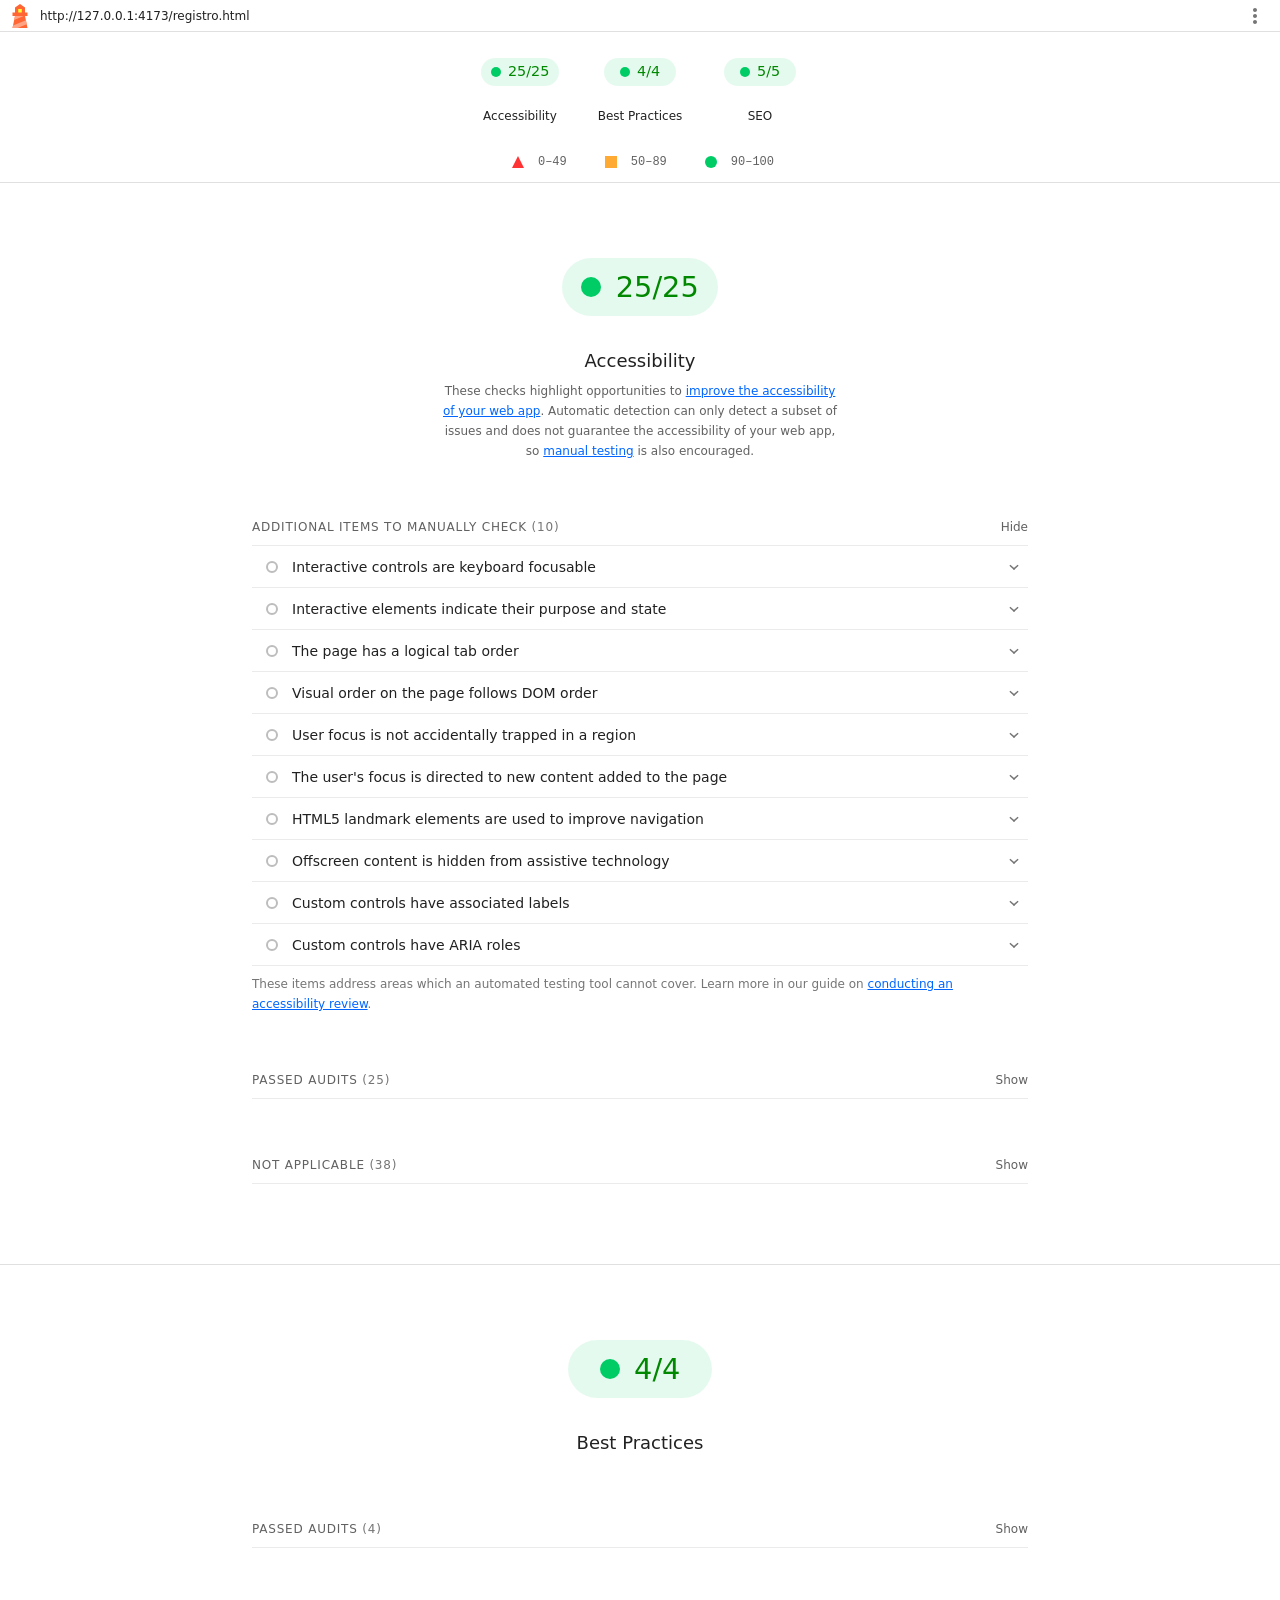
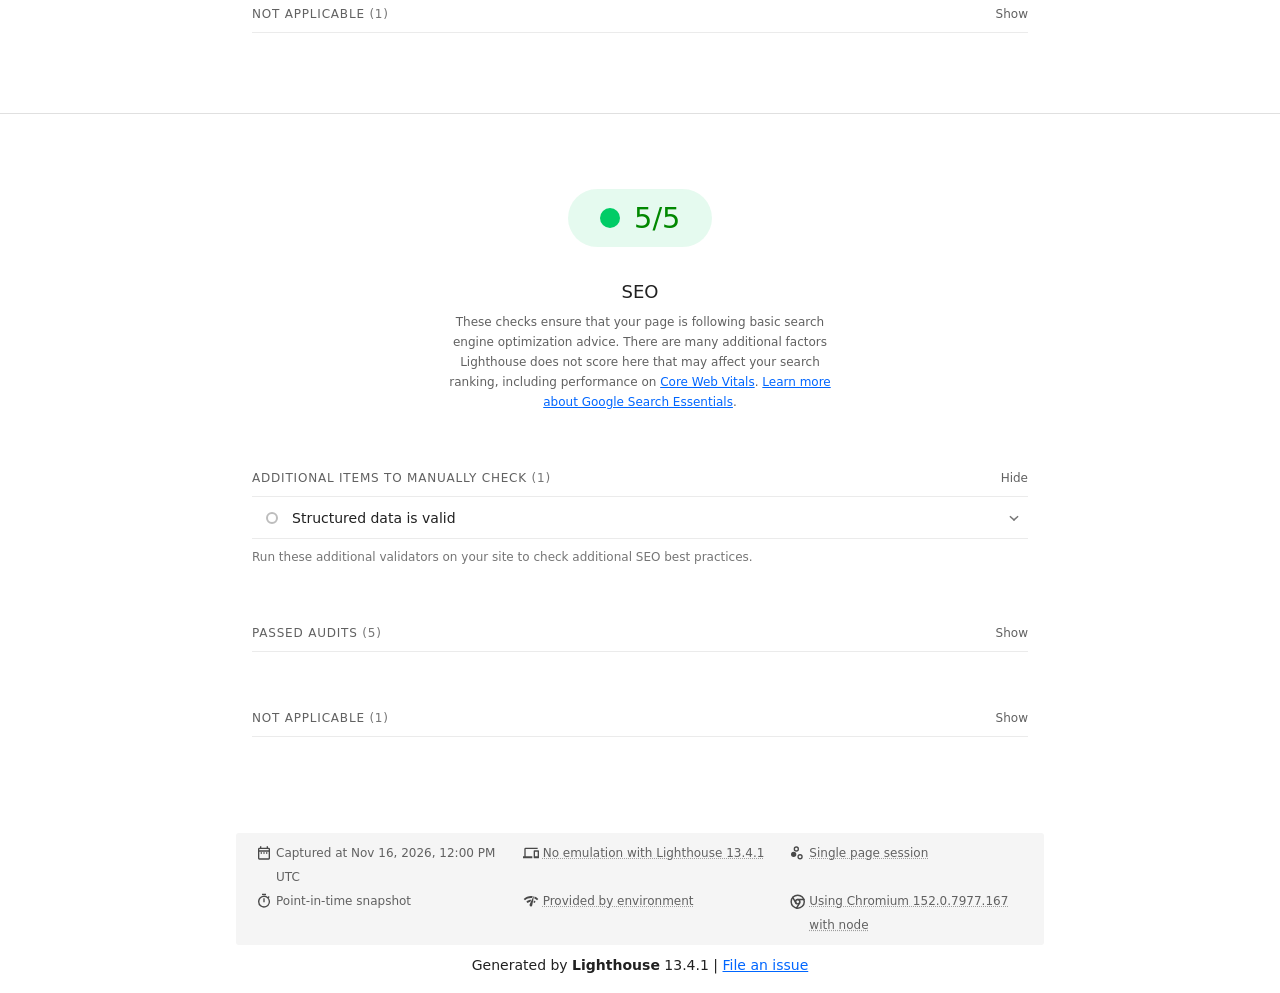
<file: lighthouse-registro.html>
<!--
@license
Copyright 2018 Google LLC
SPDX-License-Identifier: Apache-2.0
-->
<!doctype html>
<html lang="en">
<head>
  <meta charset="utf-8">
  <meta name="viewport" content="width=device-width, initial-scale=1, minimum-scale=1">
  <link rel="icon" href='data:image/svg+xml;utf8,<svg fill="none" xmlns="http://www.w3.org/2000/svg" viewBox="0 0 48 48"><path d="m14 7 10-7 10 7v10h5v7h-5l5 24H9l5-24H9v-7h5V7Z" fill="%23F63"/><path d="M31.561 24H14l-1.689 8.105L31.561 24ZM18.983 48H9l1.022-4.907L35.723 32.27l1.663 7.98L18.983 48Z" fill="%23FFA385"/><path fill="%23FF3" d="M20.5 10h7v7h-7z"/></svg>'>
  <title>Lighthouse Report</title>
  <style>body {margin: 0}</style>
</head>
<body>
  <noscript>Lighthouse report requires JavaScript. Please enable.</noscript>

  <div id="lh-log"></div>

  <script>window.__LIGHTHOUSE_JSON__ = {"lighthouseVersion":"13.4.1","finalDisplayedUrl":"http://127.0.0.1:4173/registro.html","fetchTime":"2026-11-16T12:00:03.612Z","gatherMode":"snapshot","runWarnings":[],"userAgent":"Mozilla/5.0 (Windows NT 10.0; Win64; x64) AppleWebKit/537.36 (KHTML, like Gecko) OpenCode/2.2.6 Chrome/152.0.7977.167 Electron/44.9.1 Safari/537.36","environment":{"hostUserAgent":"Mozilla/5.0 (Windows NT 10.0; Win64; x64) AppleWebKit/537.36 (KHTML, like Gecko) OpenCode/2.2.6 Chrome/152.0.7977.167 Electron/44.9.1 Safari/537.36","benchmarkIndex":3593.5,"credits":{"axe-core":"4.13.0"}},"audits":{"image-aspect-ratio":{"id":"image-aspect-ratio","title":"Displays images with correct aspect ratio","description":"Image display dimensions should match natural aspect ratio. [Learn more about image aspect ratio](https://developer.chrome.com/docs/lighthouse/best-practices/image-aspect-ratio/).","score":1,"scoreDisplayMode":"binary","details":{"type":"table","headings":[{"key":"node","valueType":"node","label":""},{"key":"url","valueType":"url","label":"URL"},{"key":"displayedAspectRatio","valueType":"text","label":"Aspect Ratio (Displayed)"},{"key":"actualAspectRatio","valueType":"text","label":"Aspect Ratio (Actual)"}],"items":[]}},"image-size-responsive":{"id":"image-size-responsive","title":"Serves images with appropriate resolution","description":"Image natural dimensions should be proportional to the display size and the pixel ratio to maximize image clarity. [Learn how to provide responsive images](https://web.dev/articles/serve-responsive-images).","score":1,"scoreDisplayMode":"binary","details":{"type":"table","headings":[{"key":"node","valueType":"node","label":""},{"key":"url","valueType":"url","label":"URL"},{"key":"displayedSize","valueType":"text","label":"Displayed size"},{"key":"actualSize","valueType":"text","label":"Actual size"},{"key":"expectedSize","valueType":"text","label":"Expected size"}],"items":[]}},"accesskeys":{"id":"accesskeys","title":"`[accesskey]` values are unique","description":"Access keys let users quickly focus a part of the page. For proper navigation, each access key must be unique. [Learn more about access keys](https://dequeuniversity.com/rules/axe/4.12/accesskeys).","score":null,"scoreDisplayMode":"notApplicable"},"aria-allowed-attr":{"id":"aria-allowed-attr","title":"`[aria-*]` attributes match their roles","description":"Each ARIA `role` supports a specific subset of `aria-*` attributes. Mismatching these invalidates the `aria-*` attributes. [Learn how to match ARIA attributes to their roles](https://dequeuniversity.com/rules/axe/4.12/aria-allowed-attr).","score":1,"scoreDisplayMode":"binary","details":{"type":"table","headings":[{"key":"node","valueType":"node","subItemsHeading":{"key":"relatedNode","valueType":"node"},"label":"Failing Elements"}],"items":[]}},"aria-allowed-role":{"id":"aria-allowed-role","title":"Uses ARIA roles only on compatible elements","description":"Many HTML elements can only be assigned certain ARIA roles. Using ARIA roles where they are not allowed can interfere with the accessibility of the web page. [Learn more about ARIA roles](https://dequeuniversity.com/rules/axe/4.12/aria-allowed-role).","score":null,"scoreDisplayMode":"notApplicable"},"aria-command-name":{"id":"aria-command-name","title":"`button`, `link`, and `menuitem` elements have accessible names","description":"When an element doesn't have an accessible name, screen readers announce it with a generic name, making it unusable for users who rely on screen readers. [Learn how to make command elements more accessible](https://dequeuniversity.com/rules/axe/4.12/aria-command-name).","score":null,"scoreDisplayMode":"notApplicable"},"aria-conditional-attr":{"id":"aria-conditional-attr","title":"ARIA attributes are used as specified for the element's role","description":"Some ARIA attributes are only allowed on an element under certain conditions. [Learn more about conditional ARIA attributes](https://dequeuniversity.com/rules/axe/4.12/aria-conditional-attr).","score":1,"scoreDisplayMode":"binary","details":{"type":"table","headings":[{"key":"node","valueType":"node","subItemsHeading":{"key":"relatedNode","valueType":"node"},"label":"Failing Elements"}],"items":[]}},"aria-deprecated-role":{"id":"aria-deprecated-role","title":"Deprecated ARIA roles were not used","description":"Deprecated ARIA roles may not be processed correctly by assistive technology. [Learn more about deprecated ARIA roles](https://dequeuniversity.com/rules/axe/4.12/aria-deprecated-role).","score":null,"scoreDisplayMode":"notApplicable"},"aria-dialog-name":{"id":"aria-dialog-name","title":"Elements with `role=\"dialog\"` or `role=\"alertdialog\"` have accessible names.","description":"ARIA dialog elements without accessible names may prevent screen readers users from discerning the purpose of these elements. [Learn how to make ARIA dialog elements more accessible](https://dequeuniversity.com/rules/axe/4.12/aria-dialog-name).","score":null,"scoreDisplayMode":"notApplicable"},"aria-hidden-body":{"id":"aria-hidden-body","title":"`[aria-hidden=\"true\"]` is not present on the document `\u003cbody>`","description":"Assistive technologies, like screen readers, work inconsistently when `aria-hidden=\"true\"` is set on the document `\u003cbody>`. [Learn how `aria-hidden` affects the document body](https://dequeuniversity.com/rules/axe/4.12/aria-hidden-body).","score":1,"scoreDisplayMode":"binary","details":{"type":"table","headings":[{"key":"node","valueType":"node","subItemsHeading":{"key":"relatedNode","valueType":"node"},"label":"Failing Elements"}],"items":[]}},"aria-hidden-focus":{"id":"aria-hidden-focus","title":"`[aria-hidden=\"true\"]` elements do not contain focusable descendents","description":"Focusable descendents within an `[aria-hidden=\"true\"]` element prevent those interactive elements from being available to users of assistive technologies like screen readers. [Learn how `aria-hidden` affects focusable elements](https://dequeuniversity.com/rules/axe/4.12/aria-hidden-focus).","score":1,"scoreDisplayMode":"binary","details":{"type":"table","headings":[{"key":"node","valueType":"node","subItemsHeading":{"key":"relatedNode","valueType":"node"},"label":"Failing Elements"}],"items":[]}},"aria-input-field-name":{"id":"aria-input-field-name","title":"ARIA input fields have accessible names","description":"When an input field doesn't have an accessible name, screen readers announce it with a generic name, making it unusable for users who rely on screen readers. [Learn more about input field labels](https://dequeuniversity.com/rules/axe/4.12/aria-input-field-name).","score":null,"scoreDisplayMode":"notApplicable"},"aria-meter-name":{"id":"aria-meter-name","title":"ARIA `meter` elements have accessible names","description":"When a meter element doesn't have an accessible name, screen readers announce it with a generic name, making it unusable for users who rely on screen readers. [Learn how to name `meter` elements](https://dequeuniversity.com/rules/axe/4.12/aria-meter-name).","score":null,"scoreDisplayMode":"notApplicable"},"aria-progressbar-name":{"id":"aria-progressbar-name","title":"ARIA `progressbar` elements have accessible names","description":"When a `progressbar` element doesn't have an accessible name, screen readers announce it with a generic name, making it unusable for users who rely on screen readers. [Learn how to label `progressbar` elements](https://dequeuniversity.com/rules/axe/4.12/aria-progressbar-name).","score":null,"scoreDisplayMode":"notApplicable"},"aria-prohibited-attr":{"id":"aria-prohibited-attr","title":"Elements use only permitted ARIA attributes","description":"Using ARIA attributes in roles where they are prohibited can mean that important information is not communicated to users of assistive technologies. [Learn more about prohibited ARIA roles](https://dequeuniversity.com/rules/axe/4.12/aria-prohibited-attr).","score":1,"scoreDisplayMode":"binary","details":{"type":"table","headings":[{"key":"node","valueType":"node","subItemsHeading":{"key":"relatedNode","valueType":"node"},"label":"Failing Elements"}],"items":[]}},"aria-required-attr":{"id":"aria-required-attr","title":"`[role]`s have all required `[aria-*]` attributes","description":"Some ARIA roles have required attributes that describe the state of the element to screen readers. [Learn more about roles and required attributes](https://dequeuniversity.com/rules/axe/4.12/aria-required-attr).","score":null,"scoreDisplayMode":"notApplicable"},"aria-required-children":{"id":"aria-required-children","title":"Elements with an ARIA `[role]` that require children to contain a specific `[role]` have all required children.","description":"Some ARIA parent roles must contain specific child roles to perform their intended accessibility functions. [Learn more about roles and required children elements](https://dequeuniversity.com/rules/axe/4.12/aria-required-children).","score":null,"scoreDisplayMode":"notApplicable"},"aria-required-parent":{"id":"aria-required-parent","title":"`[role]`s are contained by their required parent element","description":"Some ARIA child roles must be contained by specific parent roles to properly perform their intended accessibility functions. [Learn more about ARIA roles and required parent element](https://dequeuniversity.com/rules/axe/4.12/aria-required-parent).","score":null,"scoreDisplayMode":"notApplicable"},"aria-roles":{"id":"aria-roles","title":"`[role]` values are valid","description":"ARIA roles must have valid values in order to perform their intended accessibility functions. [Learn more about valid ARIA roles](https://dequeuniversity.com/rules/axe/4.12/aria-roles).","score":null,"scoreDisplayMode":"notApplicable"},"aria-text":{"id":"aria-text","title":"Elements with the `role=text` attribute do not have focusable descendents.","description":"Adding `role=text` around a text node split by markup enables VoiceOver to treat it as one phrase, but the element's focusable descendents will not be announced. [Learn more about the `role=text` attribute](https://dequeuniversity.com/rules/axe/4.12/aria-text).","score":null,"scoreDisplayMode":"notApplicable"},"aria-toggle-field-name":{"id":"aria-toggle-field-name","title":"ARIA toggle fields have accessible names","description":"When a toggle field doesn't have an accessible name, screen readers announce it with a generic name, making it unusable for users who rely on screen readers. [Learn more about toggle fields](https://dequeuniversity.com/rules/axe/4.12/aria-toggle-field-name).","score":null,"scoreDisplayMode":"notApplicable"},"aria-tooltip-name":{"id":"aria-tooltip-name","title":"ARIA `tooltip` elements have accessible names","description":"When a tooltip element doesn't have an accessible name, screen readers announce it with a generic name, making it unusable for users who rely on screen readers. [Learn how to name `tooltip` elements](https://dequeuniversity.com/rules/axe/4.12/aria-tooltip-name).","score":null,"scoreDisplayMode":"notApplicable"},"aria-treeitem-name":{"id":"aria-treeitem-name","title":"ARIA `treeitem` elements have accessible names","description":"When a `treeitem` element doesn't have an accessible name, screen readers announce it with a generic name, making it unusable for users who rely on screen readers. [Learn more about labeling `treeitem` elements](https://dequeuniversity.com/rules/axe/4.12/aria-treeitem-name).","score":null,"scoreDisplayMode":"notApplicable"},"aria-valid-attr-value":{"id":"aria-valid-attr-value","title":"`[aria-*]` attributes have valid values","description":"Assistive technologies, like screen readers, can't interpret ARIA attributes with invalid values. [Learn more about valid values for ARIA attributes](https://dequeuniversity.com/rules/axe/4.12/aria-valid-attr-value).","score":1,"scoreDisplayMode":"binary","details":{"type":"table","headings":[{"key":"node","valueType":"node","subItemsHeading":{"key":"relatedNode","valueType":"node"},"label":"Failing Elements"}],"items":[]}},"aria-valid-attr":{"id":"aria-valid-attr","title":"`[aria-*]` attributes are valid and not misspelled","description":"Assistive technologies, like screen readers, can't interpret ARIA attributes with invalid names. [Learn more about valid ARIA attributes](https://dequeuniversity.com/rules/axe/4.12/aria-valid-attr).","score":1,"scoreDisplayMode":"binary","details":{"type":"table","headings":[{"key":"node","valueType":"node","subItemsHeading":{"key":"relatedNode","valueType":"node"},"label":"Failing Elements"}],"items":[]}},"button-name":{"id":"button-name","title":"Buttons have an accessible name","description":"When a button doesn't have an accessible name, screen readers announce it as \"button\", making it unusable for users who rely on screen readers. [Learn how to make buttons more accessible](https://dequeuniversity.com/rules/axe/4.12/button-name).","score":1,"scoreDisplayMode":"binary","details":{"type":"table","headings":[{"key":"node","valueType":"node","subItemsHeading":{"key":"relatedNode","valueType":"node"},"label":"Failing Elements"}],"items":[]}},"bypass":{"id":"bypass","title":"The page contains a heading, skip link, or landmark region","description":"Adding ways to bypass repetitive content lets keyboard users navigate the page more efficiently. [Learn more about bypass blocks](https://dequeuniversity.com/rules/axe/4.12/bypass).","score":null,"scoreDisplayMode":"notApplicable"},"color-contrast":{"id":"color-contrast","title":"Background and foreground colors have a sufficient contrast ratio","description":"Low-contrast text is difficult or impossible for many users to read. [Learn how to provide sufficient color contrast](https://dequeuniversity.com/rules/axe/4.12/color-contrast).","score":1,"scoreDisplayMode":"binary","details":{"type":"table","headings":[{"key":"node","valueType":"node","subItemsHeading":{"key":"relatedNode","valueType":"node"},"label":"Failing Elements"}],"items":[]}},"definition-list":{"id":"definition-list","title":"`\u003cdl>`'s contain only properly-ordered `\u003cdt>` and `\u003cdd>` groups, `\u003cscript>`, `\u003ctemplate>` or `\u003cdiv>` elements.","description":"When definition lists are not properly marked up, screen readers may produce confusing or inaccurate output. [Learn how to structure definition lists correctly](https://dequeuniversity.com/rules/axe/4.12/definition-list).","score":null,"scoreDisplayMode":"notApplicable"},"dlitem":{"id":"dlitem","title":"Definition list items are wrapped in `\u003cdl>` elements","description":"Definition list items (`\u003cdt>` and `\u003cdd>`) must be wrapped in a parent `\u003cdl>` element to ensure that screen readers can properly announce them. [Learn how to structure definition lists correctly](https://dequeuniversity.com/rules/axe/4.12/dlitem).","score":null,"scoreDisplayMode":"notApplicable"},"document-title":{"id":"document-title","title":"Document has a `\u003ctitle>` element","description":"The title gives screen reader users an overview of the page, and search engine users rely on it heavily to determine if a page is relevant to their search. [Learn more about document titles](https://dequeuniversity.com/rules/axe/4.12/document-title).","score":1,"scoreDisplayMode":"binary","details":{"type":"table","headings":[{"key":"node","valueType":"node","subItemsHeading":{"key":"relatedNode","valueType":"node"},"label":"Failing Elements"}],"items":[]}},"duplicate-id-aria":{"id":"duplicate-id-aria","title":"ARIA IDs are unique","description":"The value of an ARIA ID must be unique to prevent other instances from being overlooked by assistive technologies. [Learn how to fix duplicate ARIA IDs](https://dequeuniversity.com/rules/axe/4.12/duplicate-id-aria).","score":null,"scoreDisplayMode":"notApplicable"},"empty-heading":{"id":"empty-heading","title":"All heading elements contain content.","description":"A heading with no content or inaccessible text prevent screen reader users from accessing information on the page's structure. [Learn more about headings](https://dequeuniversity.com/rules/axe/4.12/empty-heading).","score":null,"scoreDisplayMode":"notApplicable"},"form-field-multiple-labels":{"id":"form-field-multiple-labels","title":"No form fields have multiple labels","description":"Form fields with multiple labels can be confusingly announced by assistive technologies like screen readers which use either the first, the last, or all of the labels. [Learn how to use form labels](https://dequeuniversity.com/rules/axe/4.12/form-field-multiple-labels).","score":null,"scoreDisplayMode":"notApplicable"},"frame-title":{"id":"frame-title","title":"`\u003cframe>` or `\u003ciframe>` elements have a title","description":"Screen reader users rely on frame titles to describe the contents of frames. [Learn more about frame titles](https://dequeuniversity.com/rules/axe/4.12/frame-title).","score":null,"scoreDisplayMode":"notApplicable"},"heading-order":{"id":"heading-order","title":"Heading elements appear in a sequentially-descending order","description":"Properly ordered headings that do not skip levels convey the semantic structure of the page, making it easier to navigate and understand when using assistive technologies. [Learn more about heading order](https://dequeuniversity.com/rules/axe/4.12/heading-order).","score":1,"scoreDisplayMode":"binary","details":{"type":"table","headings":[{"key":"node","valueType":"node","subItemsHeading":{"key":"relatedNode","valueType":"node"},"label":"Failing Elements"}],"items":[]}},"html-has-lang":{"id":"html-has-lang","title":"`\u003chtml>` element has a `[lang]` attribute","description":"If a page doesn't specify a `lang` attribute, a screen reader assumes that the page is in the default language that the user chose when setting up the screen reader. If the page isn't actually in the default language, then the screen reader might not announce the page's text correctly. [Learn more about the `lang` attribute](https://dequeuniversity.com/rules/axe/4.12/html-has-lang).","score":1,"scoreDisplayMode":"binary","details":{"type":"table","headings":[{"key":"node","valueType":"node","subItemsHeading":{"key":"relatedNode","valueType":"node"},"label":"Failing Elements"}],"items":[]}},"html-lang-valid":{"id":"html-lang-valid","title":"`\u003chtml>` element has a valid value for its `[lang]` attribute","description":"Specifying a valid [BCP 47 language](https://www.w3.org/International/questions/qa-choosing-language-tags#question) helps screen readers announce text properly. [Learn how to use the `lang` attribute](https://dequeuniversity.com/rules/axe/4.12/html-lang-valid).","score":1,"scoreDisplayMode":"binary","details":{"type":"table","headings":[{"key":"node","valueType":"node","subItemsHeading":{"key":"relatedNode","valueType":"node"},"label":"Failing Elements"}],"items":[]}},"html-xml-lang-mismatch":{"id":"html-xml-lang-mismatch","title":"`\u003chtml>` element has an `[xml:lang]` attribute with the same base language as the `[lang]` attribute.","description":"If the webpage does not specify a consistent language, then the screen reader might not announce the page's text correctly. [Learn more about the `lang` attribute](https://dequeuniversity.com/rules/axe/4.12/html-xml-lang-mismatch).","score":null,"scoreDisplayMode":"notApplicable"},"identical-links-same-purpose":{"id":"identical-links-same-purpose","title":"Identical links have the same purpose.","description":"Links with the same destination should have the same description, to help users understand the link's purpose and decide whether to follow it. [Learn more about identical links](https://dequeuniversity.com/rules/axe/4.12/identical-links-same-purpose).","score":null,"scoreDisplayMode":"notApplicable"},"image-alt":{"id":"image-alt","title":"Image elements have `[alt]` attributes","description":"Informative elements should aim for short, descriptive alternate text. Decorative elements can be ignored with an empty alt attribute. [Learn more about the `alt` attribute](https://dequeuniversity.com/rules/axe/4.12/image-alt).","score":1,"scoreDisplayMode":"binary","details":{"type":"table","headings":[{"key":"node","valueType":"node","subItemsHeading":{"key":"relatedNode","valueType":"node"},"label":"Failing Elements"}],"items":[]}},"image-redundant-alt":{"id":"image-redundant-alt","title":"Image elements do not have `[alt]` attributes that are redundant text.","description":"Informative elements should aim for short, descriptive alternative text. Alternative text that is exactly the same as the text adjacent to the link or image is potentially confusing for screen reader users, because the text will be read twice. [Learn more about the `alt` attribute](https://dequeuniversity.com/rules/axe/4.12/image-redundant-alt).","score":null,"scoreDisplayMode":"notApplicable"},"input-button-name":{"id":"input-button-name","title":"Input buttons have discernible text.","description":"Adding discernable and accessible text to input buttons may help screen reader users understand the purpose of the input button. [Learn more about input buttons](https://dequeuniversity.com/rules/axe/4.12/input-button-name).","score":null,"scoreDisplayMode":"notApplicable"},"input-image-alt":{"id":"input-image-alt","title":"`\u003cinput type=\"image\">` elements have `[alt]` text","description":"When an image is being used as an `\u003cinput>` button, providing alternative text can help screen reader users understand the purpose of the button. [Learn about input image alt text](https://dequeuniversity.com/rules/axe/4.12/input-image-alt).","score":null,"scoreDisplayMode":"notApplicable"},"label-content-name-mismatch":{"id":"label-content-name-mismatch","title":"Elements with visible text labels have matching accessible names.","description":"Visible text labels that do not match the accessible name can result in a confusing experience for screen reader users. [Learn more about accessible names](https://dequeuniversity.com/rules/axe/4.12/label-content-name-mismatch).","score":1,"scoreDisplayMode":"binary","details":{"type":"table","headings":[{"key":"node","valueType":"node","subItemsHeading":{"key":"relatedNode","valueType":"node"},"label":"Failing Elements"}],"items":[]}},"label":{"id":"label","title":"Form elements have associated labels","description":"Labels ensure that form controls are announced properly by assistive technologies, like screen readers. [Learn more about form element labels](https://dequeuniversity.com/rules/axe/4.12/label).","score":1,"scoreDisplayMode":"binary","details":{"type":"table","headings":[{"key":"node","valueType":"node","subItemsHeading":{"key":"relatedNode","valueType":"node"},"label":"Failing Elements"}],"items":[]}},"landmark-one-main":{"id":"landmark-one-main","title":"Document has a main landmark.","description":"One main landmark helps screen reader users navigate a web page. [Learn more about landmarks](https://dequeuniversity.com/rules/axe/4.12/landmark-one-main).","score":1,"scoreDisplayMode":"binary","details":{"type":"table","headings":[{"key":"node","valueType":"node","subItemsHeading":{"key":"relatedNode","valueType":"node"},"label":"Failing Elements"}],"items":[]}},"link-name":{"id":"link-name","title":"Links have a discernible name","description":"Link text (and alternate text for images, when used as links) that is discernible, unique, and focusable improves the navigation experience for screen reader users. [Learn how to make links accessible](https://dequeuniversity.com/rules/axe/4.12/link-name).","score":1,"scoreDisplayMode":"binary","details":{"type":"table","headings":[{"key":"node","valueType":"node","subItemsHeading":{"key":"relatedNode","valueType":"node"},"label":"Failing Elements"}],"items":[]}},"link-in-text-block":{"id":"link-in-text-block","title":"Links are distinguishable without relying on color.","description":"Low-contrast text is difficult or impossible for many users to read. Link text that is discernible improves the experience for users with low vision. [Learn how to make links distinguishable](https://dequeuniversity.com/rules/axe/4.12/link-in-text-block).","score":1,"scoreDisplayMode":"binary","details":{"type":"table","headings":[{"key":"node","valueType":"node","subItemsHeading":{"key":"relatedNode","valueType":"node"},"label":"Failing Elements"}],"items":[]}},"list":{"id":"list","title":"Lists contain only `\u003cli>` elements and script supporting elements (`\u003cscript>` and `\u003ctemplate>`).","description":"Screen readers have a specific way of announcing lists. Ensuring proper list structure aids screen reader output. [Learn more about proper list structure](https://dequeuniversity.com/rules/axe/4.12/list).","score":1,"scoreDisplayMode":"binary","details":{"type":"table","headings":[{"key":"node","valueType":"node","subItemsHeading":{"key":"relatedNode","valueType":"node"},"label":"Failing Elements"}],"items":[]}},"listitem":{"id":"listitem","title":"List items (`\u003cli>`) are contained within `\u003cul>`, `\u003col>` or `\u003cmenu>` parent elements","description":"Screen readers require list items (`\u003cli>`) to be contained within a parent `\u003cul>`, `\u003col>` or `\u003cmenu>` to be announced properly. [Learn more about proper list structure](https://dequeuniversity.com/rules/axe/4.12/listitem).","score":1,"scoreDisplayMode":"binary","details":{"type":"table","headings":[{"key":"node","valueType":"node","subItemsHeading":{"key":"relatedNode","valueType":"node"},"label":"Failing Elements"}],"items":[]}},"meta-refresh":{"id":"meta-refresh","title":"The document does not use `\u003cmeta http-equiv=\"refresh\">`","description":"Users do not expect a page to refresh automatically, and doing so will move focus back to the top of the page. This may create a frustrating or confusing experience. [Learn more about the refresh meta tag](https://dequeuniversity.com/rules/axe/4.12/meta-refresh).","score":null,"scoreDisplayMode":"notApplicable"},"meta-viewport":{"id":"meta-viewport","title":"`[user-scalable=\"no\"]` is not used in the `\u003cmeta name=\"viewport\">` element and the `[maximum-scale]` attribute is not less than 5.","description":"Disabling zooming is problematic for users with low vision who rely on screen magnification to properly see the contents of a web page. [Learn more about the viewport meta tag](https://dequeuniversity.com/rules/axe/4.12/meta-viewport).","score":1,"scoreDisplayMode":"binary","details":{"type":"table","headings":[{"key":"node","valueType":"node","subItemsHeading":{"key":"relatedNode","valueType":"node"},"label":"Failing Elements"}],"items":[]}},"object-alt":{"id":"object-alt","title":"`\u003cobject>` elements have alternate text","description":"Screen readers cannot translate non-text content. Adding alternate text to `\u003cobject>` elements helps screen readers convey meaning to users. [Learn more about alt text for `object` elements](https://dequeuniversity.com/rules/axe/4.12/object-alt).","score":null,"scoreDisplayMode":"notApplicable"},"select-name":{"id":"select-name","title":"Select elements have associated label elements.","description":"Form elements without effective labels can create frustrating experiences for screen reader users. [Learn more about the `select` element](https://dequeuniversity.com/rules/axe/4.12/select-name).","score":null,"scoreDisplayMode":"notApplicable"},"skip-link":{"id":"skip-link","title":"Skip links are focusable.","description":"Including a skip link can help users skip to the main content to save time. [Learn more about skip links](https://dequeuniversity.com/rules/axe/4.12/skip-link).","score":1,"scoreDisplayMode":"binary","details":{"type":"table","headings":[{"key":"node","valueType":"node","subItemsHeading":{"key":"relatedNode","valueType":"node"},"label":"Failing Elements"}],"items":[]}},"tabindex":{"id":"tabindex","title":"No element has a `[tabindex]` value greater than 0","description":"A value greater than 0 implies an explicit navigation ordering. Although technically valid, this often creates frustrating experiences for users who rely on assistive technologies. [Learn more about the `tabindex` attribute](https://dequeuniversity.com/rules/axe/4.12/tabindex).","score":null,"scoreDisplayMode":"notApplicable"},"table-duplicate-name":{"id":"table-duplicate-name","title":"Tables have different content in the summary attribute and `\u003ccaption>`.","description":"The summary attribute should describe the table structure, while `\u003ccaption>` should have the onscreen title. Accurate table mark-up helps users of screen readers. [Learn more about summary and caption](https://dequeuniversity.com/rules/axe/4.12/table-duplicate-name).","score":null,"scoreDisplayMode":"notApplicable"},"table-fake-caption":{"id":"table-fake-caption","title":"Tables use `\u003ccaption>` instead of cells with the `[colspan]` attribute to indicate a caption.","description":"Screen readers have features to make navigating tables easier. Ensuring that tables use the actual caption element instead of cells with the `[colspan]` attribute may improve the experience for screen reader users. [Learn more about captions](https://dequeuniversity.com/rules/axe/4.12/table-fake-caption).","score":null,"scoreDisplayMode":"notApplicable"},"target-size":{"id":"target-size","title":"Touch targets have sufficient size and spacing.","description":"Touch targets with sufficient size and spacing help users who may have difficulty targeting small controls to activate the targets. [Learn more about touch targets](https://dequeuniversity.com/rules/axe/4.12/target-size).","score":1,"scoreDisplayMode":"binary","details":{"type":"table","headings":[{"key":"node","valueType":"node","subItemsHeading":{"key":"relatedNode","valueType":"node"},"label":"Failing Elements"}],"items":[]}},"td-has-header":{"id":"td-has-header","title":"`\u003ctd>` elements in a large `\u003ctable>` have one or more table headers.","description":"Screen readers have features to make navigating tables easier. Ensuring that `\u003ctd>` elements in a large table (3 or more cells in width and height) have an associated table header may improve the experience for screen reader users. [Learn more about table headers](https://dequeuniversity.com/rules/axe/4.12/td-has-header).","score":null,"scoreDisplayMode":"notApplicable"},"td-headers-attr":{"id":"td-headers-attr","title":"Cells in a `\u003ctable>` element that use the `[headers]` attribute refer to table cells within the same table.","description":"Screen readers have features to make navigating tables easier. Ensuring `\u003ctd>` cells using the `[headers]` attribute only refer to other cells in the same table may improve the experience for screen reader users. [Learn more about the `headers` attribute](https://dequeuniversity.com/rules/axe/4.12/td-headers-attr).","score":null,"scoreDisplayMode":"notApplicable"},"th-has-data-cells":{"id":"th-has-data-cells","title":"`\u003cth>` elements and elements with `[role=\"columnheader\"/\"rowheader\"]` have data cells they describe.","description":"Screen readers have features to make navigating tables easier. Ensuring table headers always refer to some set of cells may improve the experience for screen reader users. [Learn more about table headers](https://dequeuniversity.com/rules/axe/4.12/th-has-data-cells).","score":null,"scoreDisplayMode":"notApplicable"},"valid-lang":{"id":"valid-lang","title":"`[lang]` attributes have a valid value","description":"Specifying a valid [BCP 47 language](https://www.w3.org/International/questions/qa-choosing-language-tags#question) on elements helps ensure that text is pronounced correctly by a screen reader. [Learn how to use the `lang` attribute](https://dequeuniversity.com/rules/axe/4.12/valid-lang).","score":null,"scoreDisplayMode":"notApplicable"},"video-caption":{"id":"video-caption","title":"`\u003cvideo>` elements contain a `\u003ctrack>` element with `[kind=\"captions\"]`","description":"When a video provides a caption it is easier for deaf and hearing impaired users to access its information. [Learn more about video captions](https://dequeuniversity.com/rules/axe/4.12/video-caption).","score":null,"scoreDisplayMode":"notApplicable"},"custom-controls-labels":{"id":"custom-controls-labels","title":"Custom controls have associated labels","description":"Custom interactive controls have associated labels, provided by aria-label or aria-labelledby. [Learn more about custom controls and labels](https://developer.chrome.com/docs/lighthouse/accessibility/custom-controls-labels/).","score":null,"scoreDisplayMode":"manual"},"custom-controls-roles":{"id":"custom-controls-roles","title":"Custom controls have ARIA roles","description":"Custom interactive controls have appropriate ARIA roles. [Learn how to add roles to custom controls](https://developer.chrome.com/docs/lighthouse/accessibility/custom-control-roles/).","score":null,"scoreDisplayMode":"manual"},"focus-traps":{"id":"focus-traps","title":"User focus is not accidentally trapped in a region","description":"A user can tab into and out of any control or region without accidentally trapping their focus. [Learn how to avoid focus traps](https://developer.chrome.com/docs/lighthouse/accessibility/focus-traps/).","score":null,"scoreDisplayMode":"manual"},"focusable-controls":{"id":"focusable-controls","title":"Interactive controls are keyboard focusable","description":"Custom interactive controls are keyboard focusable and display a focus indicator. [Learn how to make custom controls focusable](https://developer.chrome.com/docs/lighthouse/accessibility/focusable-controls/).","score":null,"scoreDisplayMode":"manual"},"interactive-element-affordance":{"id":"interactive-element-affordance","title":"Interactive elements indicate their purpose and state","description":"Interactive elements, such as links and buttons, should indicate their state and be distinguishable from non-interactive elements. [Learn how to decorate interactive elements with affordance hints](https://developer.chrome.com/docs/lighthouse/accessibility/interactive-element-affordance/).","score":null,"scoreDisplayMode":"manual"},"logical-tab-order":{"id":"logical-tab-order","title":"The page has a logical tab order","description":"Tabbing through the page follows the visual layout. Users cannot focus elements that are offscreen. [Learn more about logical tab ordering](https://developer.chrome.com/docs/lighthouse/accessibility/logical-tab-order/).","score":null,"scoreDisplayMode":"manual"},"managed-focus":{"id":"managed-focus","title":"The user's focus is directed to new content added to the page","description":"If new content, such as a dialog, is added to the page, the user's focus is directed to it. [Learn how to direct focus to new content](https://developer.chrome.com/docs/lighthouse/accessibility/managed-focus/).","score":null,"scoreDisplayMode":"manual"},"offscreen-content-hidden":{"id":"offscreen-content-hidden","title":"Offscreen content is hidden from assistive technology","description":"Offscreen content is hidden with display: none or aria-hidden=true. [Learn how to properly hide offscreen content](https://developer.chrome.com/docs/lighthouse/accessibility/offscreen-content-hidden/).","score":null,"scoreDisplayMode":"manual"},"use-landmarks":{"id":"use-landmarks","title":"HTML5 landmark elements are used to improve navigation","description":"Landmark elements (`\u003cmain>`, `\u003cnav>`, etc.) are used to improve the keyboard navigation of the page for assistive technology. [Learn more about landmark elements](https://developer.chrome.com/docs/lighthouse/accessibility/use-landmarks/).","score":null,"scoreDisplayMode":"manual"},"visual-order-follows-dom":{"id":"visual-order-follows-dom","title":"Visual order on the page follows DOM order","description":"DOM order matches the visual order, improving navigation for assistive technology. [Learn more about DOM and visual ordering](https://developer.chrome.com/docs/lighthouse/accessibility/visual-order-follows-dom/).","score":null,"scoreDisplayMode":"manual"},"autocomplete-valid":{"id":"autocomplete-valid","title":"`autocomplete` attributes are used correctly","description":"The `autocomplete` attribute values must be valid and correctly applied for screen readers to function correctly. [Learn more about valid autocomplete values](https://dequeuniversity.com/rules/axe/4.12/autocomplete-valid).","score":1,"scoreDisplayMode":"binary","details":{"type":"table","headings":[{"key":"node","valueType":"node","subItemsHeading":{"key":"relatedNode","valueType":"node"},"label":"Failing Elements"}],"items":[]}},"presentation-role-conflict":{"id":"presentation-role-conflict","title":"Elements with `role=\"none\"` or `role=\"presentation\"` do not have conflicts","description":"There are certain cases where the semantic role of an element with `role=\"none\"` or `role=\"presentation\"` does not resolve to none or presentation. To ensure the element remains removed from the accessibility tree, you should not add any global ARIA attributes to the element or make it focusable. [Learn more about presentation role conflict](https://dequeuniversity.com/rules/axe/4.12/presentation-role-conflict).","score":1,"scoreDisplayMode":"binary","details":{"type":"table","headings":[{"key":"node","valueType":"node","subItemsHeading":{"key":"relatedNode","valueType":"node"},"label":"Failing Elements"}],"items":[]}},"svg-img-alt":{"id":"svg-img-alt","title":"SVG elements with an `img` role have an accessible text alternative","description":"Ensures SVG elements with an `img`, `graphics-document` or `graphics-symbol` role have an accessible text alternative. [Learn more about SVG alt text](https://dequeuniversity.com/rules/axe/4.12/svg-img-alt).","score":null,"scoreDisplayMode":"notApplicable"},"doctype":{"id":"doctype","title":"Page has the HTML doctype","description":"Specifying a doctype prevents the browser from switching to quirks-mode. [Learn more about the doctype declaration](https://developer.chrome.com/docs/lighthouse/best-practices/doctype/).","score":1,"scoreDisplayMode":"binary"},"js-libraries":{"id":"js-libraries","title":"Detected JavaScript libraries","description":"All front-end JavaScript libraries detected on the page. [Learn more about this JavaScript library detection diagnostic audit](https://developer.chrome.com/docs/lighthouse/best-practices/js-libraries/).","score":null,"scoreDisplayMode":"notApplicable"},"paste-preventing-inputs":{"id":"paste-preventing-inputs","title":"Allows users to paste into input fields","description":"Preventing input pasting is a bad practice for the UX, and weakens security by blocking password managers.[Learn more about user-friendly input fields](https://developer.chrome.com/docs/lighthouse/best-practices/paste-preventing-inputs/).","score":1,"scoreDisplayMode":"binary","details":{"type":"table","headings":[{"key":"node","valueType":"node","label":"Failing Elements"}],"items":[]}},"meta-description":{"id":"meta-description","title":"Document has a meta description","description":"Meta descriptions may be included in search results to concisely summarize page content. [Learn more about the meta description](https://developer.chrome.com/docs/lighthouse/seo/meta-description/).","score":1,"scoreDisplayMode":"binary"},"link-text":{"id":"link-text","title":"Links have descriptive text","description":"Descriptive link text helps search engines understand your content. [Learn how to make links more accessible](https://developer.chrome.com/docs/lighthouse/seo/link-text/).","score":1,"scoreDisplayMode":"binary","details":{"type":"table","headings":[{"key":"href","valueType":"url","label":"Link destination"},{"key":"text","valueType":"text","label":"Link Text"}],"items":[]}},"crawlable-anchors":{"id":"crawlable-anchors","title":"Links are crawlable","description":"Search engines may use `href` attributes on links to crawl websites. Ensure that the `href` attribute of anchor elements links to an appropriate destination, so more pages of the site can be discovered. [Learn how to make links crawlable](https://support.google.com/webmasters/answer/9112205)","score":1,"scoreDisplayMode":"binary","details":{"type":"table","headings":[{"key":"node","valueType":"node","label":"Uncrawlable Link"}],"items":[]}},"robots-txt":{"id":"robots-txt","title":"robots.txt is valid","description":"If your robots.txt file is malformed, crawlers may not be able to understand how you want your website to be crawled or indexed. [Learn more about robots.txt](https://developer.chrome.com/docs/lighthouse/seo/invalid-robots-txt/).","score":null,"scoreDisplayMode":"notApplicable"},"structured-data":{"id":"structured-data","title":"Structured data is valid","description":"Run the [Structured Data Testing Tool](https://developers.google.com/search/docs/appearance/structured-data/) to validate structured data. [Learn more about Structured Data](https://developer.chrome.com/docs/lighthouse/seo/structured-data/).","score":null,"scoreDisplayMode":"manual"}},"configSettings":{"output":"json","maxWaitForFcp":30000,"maxWaitForLoad":45000,"pauseAfterFcpMs":5250,"pauseAfterLoadMs":5250,"networkQuietThresholdMs":5250,"cpuQuietThresholdMs":5250,"formFactor":"desktop","throttling":{"rttMs":150,"throughputKbps":1638.4,"requestLatencyMs":562.5,"downloadThroughputKbps":1474.5600000000002,"uploadThroughputKbps":675,"cpuSlowdownMultiplier":4},"throttlingMethod":"provided","screenEmulation":{"mobile":true,"width":412,"height":823,"deviceScaleFactor":1.75,"disabled":true},"emulatedUserAgent":"Mozilla/5.0 (Linux; Android 11; moto g power (2022)) AppleWebKit/537.36 (KHTML, like Gecko) Chrome/136.0.0.0 Mobile Safari/537.36","auditMode":false,"gatherMode":false,"clearStorageTypes":["file_systems","shader_cache","service_workers","cache_storage"],"disableStorageReset":true,"debugNavigation":false,"channel":"node","usePassiveGathering":false,"disableFullPageScreenshot":true,"skipAboutBlank":false,"blankPage":"about:blank","ignoreStatusCode":false,"locale":"en-US","blockedUrlPatterns":null,"additionalTraceCategories":null,"extraHeaders":null,"precomputedLanternData":null,"onlyAudits":null,"onlyCategories":["accessibility","seo","best-practices"],"skipAudits":null},"categories":{"accessibility":{"title":"Accessibility","description":"These checks highlight opportunities to [improve the accessibility of your web app](https://developer.chrome.com/docs/lighthouse/accessibility/). Automatic detection can only detect a subset of issues and does not guarantee the accessibility of your web app, so [manual testing](https://web.dev/articles/how-to-review) is also encouraged.","manualDescription":"These items address areas which an automated testing tool cannot cover. Learn more in our guide on [conducting an accessibility review](https://web.dev/articles/how-to-review).","supportedModes":["navigation","snapshot"],"auditRefs":[{"id":"accesskeys","weight":0,"group":"a11y-navigation"},{"id":"aria-allowed-attr","weight":10,"group":"a11y-aria"},{"id":"aria-command-name","weight":0,"group":"a11y-aria"},{"id":"aria-conditional-attr","weight":7,"group":"a11y-aria"},{"id":"aria-deprecated-role","weight":0,"group":"a11y-aria"},{"id":"aria-dialog-name","weight":0,"group":"a11y-aria"},{"id":"aria-hidden-body","weight":10,"group":"a11y-aria"},{"id":"aria-hidden-focus","weight":7,"group":"a11y-aria"},{"id":"aria-input-field-name","weight":0,"group":"a11y-aria"},{"id":"aria-meter-name","weight":0,"group":"a11y-aria"},{"id":"aria-progressbar-name","weight":0,"group":"a11y-aria"},{"id":"aria-prohibited-attr","weight":7,"group":"a11y-aria"},{"id":"aria-required-attr","weight":0,"group":"a11y-aria"},{"id":"aria-required-children","weight":0,"group":"a11y-aria"},{"id":"aria-required-parent","weight":0,"group":"a11y-aria"},{"id":"aria-roles","weight":0,"group":"a11y-aria"},{"id":"aria-text","weight":0,"group":"a11y-aria"},{"id":"aria-toggle-field-name","weight":0,"group":"a11y-aria"},{"id":"aria-tooltip-name","weight":0,"group":"a11y-aria"},{"id":"aria-treeitem-name","weight":0,"group":"a11y-aria"},{"id":"aria-valid-attr-value","weight":10,"group":"a11y-aria"},{"id":"aria-valid-attr","weight":10,"group":"a11y-aria"},{"id":"button-name","weight":10,"group":"a11y-names-labels"},{"id":"bypass","weight":0,"group":"a11y-navigation"},{"id":"color-contrast","weight":7,"group":"a11y-color-contrast"},{"id":"definition-list","weight":0,"group":"a11y-tables-lists"},{"id":"dlitem","weight":0,"group":"a11y-tables-lists"},{"id":"document-title","weight":7,"group":"a11y-names-labels"},{"id":"duplicate-id-aria","weight":0,"group":"a11y-aria"},{"id":"form-field-multiple-labels","weight":0,"group":"a11y-names-labels"},{"id":"frame-title","weight":0,"group":"a11y-names-labels"},{"id":"heading-order","weight":3,"group":"a11y-navigation"},{"id":"html-has-lang","weight":7,"group":"a11y-language"},{"id":"html-lang-valid","weight":7,"group":"a11y-language"},{"id":"html-xml-lang-mismatch","weight":0,"group":"a11y-language"},{"id":"image-alt","weight":10,"group":"a11y-names-labels"},{"id":"input-button-name","weight":0,"group":"a11y-names-labels"},{"id":"input-image-alt","weight":0,"group":"a11y-names-labels"},{"id":"label","weight":10,"group":"a11y-names-labels"},{"id":"link-in-text-block","weight":7,"group":"a11y-color-contrast"},{"id":"link-name","weight":7,"group":"a11y-names-labels"},{"id":"list","weight":7,"group":"a11y-tables-lists"},{"id":"listitem","weight":7,"group":"a11y-tables-lists"},{"id":"meta-refresh","weight":0,"group":"a11y-best-practices"},{"id":"meta-viewport","weight":10,"group":"a11y-best-practices"},{"id":"object-alt","weight":0,"group":"a11y-names-labels"},{"id":"select-name","weight":0,"group":"a11y-names-labels"},{"id":"skip-link","weight":3,"group":"a11y-names-labels"},{"id":"tabindex","weight":0,"group":"a11y-navigation"},{"id":"target-size","weight":7,"group":"a11y-best-practices"},{"id":"td-headers-attr","weight":0,"group":"a11y-tables-lists"},{"id":"th-has-data-cells","weight":0,"group":"a11y-tables-lists"},{"id":"valid-lang","weight":0,"group":"a11y-language"},{"id":"video-caption","weight":0,"group":"a11y-audio-video"},{"id":"landmark-one-main","weight":3,"group":"a11y-best-practices"},{"id":"autocomplete-valid","weight":1,"group":"a11y-best-practices"},{"id":"presentation-role-conflict","weight":1,"group":"a11y-best-practices"},{"id":"svg-img-alt","weight":0,"group":"a11y-best-practices"},{"id":"focusable-controls","weight":0},{"id":"interactive-element-affordance","weight":0},{"id":"logical-tab-order","weight":0},{"id":"visual-order-follows-dom","weight":0},{"id":"focus-traps","weight":0},{"id":"managed-focus","weight":0},{"id":"use-landmarks","weight":0},{"id":"offscreen-content-hidden","weight":0},{"id":"custom-controls-labels","weight":0},{"id":"custom-controls-roles","weight":0},{"id":"table-duplicate-name","weight":0,"group":"a11y-best-practices"},{"id":"empty-heading","weight":0,"group":"a11y-best-practices"},{"id":"aria-allowed-role","weight":0,"group":"a11y-best-practices"},{"id":"image-redundant-alt","weight":0,"group":"a11y-names-labels"},{"id":"identical-links-same-purpose","weight":0,"group":"a11y-best-practices"},{"id":"label-content-name-mismatch","weight":0,"group":"hidden"},{"id":"table-fake-caption","weight":0,"group":"hidden"},{"id":"td-has-header","weight":0,"group":"hidden"}],"id":"accessibility","score":1},"best-practices":{"title":"Best Practices","supportedModes":["navigation","timespan","snapshot"],"auditRefs":[{"id":"paste-preventing-inputs","weight":3,"group":"best-practices-ux"},{"id":"image-aspect-ratio","weight":1,"group":"best-practices-ux"},{"id":"image-size-responsive","weight":1,"group":"best-practices-ux"},{"id":"doctype","weight":1,"group":"best-practices-browser-compat"},{"id":"js-libraries","weight":0,"group":"best-practices-general"}],"id":"best-practices","score":1},"seo":{"title":"SEO","description":"These checks ensure that your page is following basic search engine optimization advice. There are many additional factors Lighthouse does not score here that may affect your search ranking, including performance on [Core Web Vitals](https://web.dev/explore/vitals). [Learn more about Google Search Essentials](https://support.google.com/webmasters/answer/35769).","manualDescription":"Run these additional validators on your site to check additional SEO best practices.","supportedModes":["navigation","snapshot"],"auditRefs":[{"id":"document-title","weight":1,"group":"seo-content"},{"id":"meta-description","weight":1,"group":"seo-content"},{"id":"link-text","weight":1,"group":"seo-content"},{"id":"crawlable-anchors","weight":1,"group":"seo-crawl"},{"id":"robots-txt","weight":0,"group":"seo-crawl"},{"id":"image-alt","weight":1,"group":"seo-content"},{"id":"structured-data","weight":0}],"id":"seo","score":1}},"categoryGroups":{"metrics":{"title":"Metrics"},"insights":{"title":"Insights","description":"These insights are also available in the Chrome DevTools Performance Panel - [record a trace](https://developer.chrome.com/docs/devtools/performance/reference) to view more detailed information."},"diagnostics":{"title":"Diagnostics","description":"More information about the performance of your application. These numbers don't [directly affect](https://developer.chrome.com/docs/lighthouse/performance/performance-scoring/) the Performance score."},"a11y-best-practices":{"title":"Best practices","description":"These items highlight common accessibility best practices."},"a11y-color-contrast":{"title":"Contrast","description":"These are opportunities to improve the legibility of your content."},"a11y-names-labels":{"title":"Names and labels","description":"These are opportunities to improve the semantics of the controls in your application. This may enhance the experience for users of assistive technology, like a screen reader."},"a11y-navigation":{"title":"Navigation","description":"These are opportunities to improve keyboard navigation in your application."},"a11y-aria":{"title":"ARIA","description":"These are opportunities to improve the usage of ARIA in your application which may enhance the experience for users of assistive technology, like a screen reader."},"a11y-language":{"title":"Internationalization and localization","description":"These are opportunities to improve the interpretation of your content by users in different locales."},"a11y-audio-video":{"title":"Audio and video","description":"These are opportunities to provide alternative content for audio and video. This may improve the experience for users with hearing or vision impairments."},"a11y-tables-lists":{"title":"Tables and lists","description":"These are opportunities to improve the experience of reading tabular or list data using assistive technology, like a screen reader."},"seo-mobile":{"title":"Mobile Friendly","description":"Make sure your pages are mobile friendly so users don’t have to pinch or zoom in order to read the content pages. [Learn how to make pages mobile-friendly](https://developers.google.com/search/mobile-sites/)."},"seo-content":{"title":"Content Best Practices","description":"Format your HTML in a way that enables crawlers to better understand your app’s content."},"seo-crawl":{"title":"Crawling and Indexing","description":"To appear in search results, crawlers need access to your app."},"best-practices-trust-safety":{"title":"Trust and Safety"},"best-practices-ux":{"title":"User Experience"},"best-practices-browser-compat":{"title":"Browser Compatibility"},"best-practices-general":{"title":"General"},"webmcp":{"title":"WebMCP","description":"Audits validating WebMCP integration."},"agent-accessibility":{"title":"Agent Accessibility","description":"These audits highlight best practices for improving the accessibility of the website for AI agents."},"hidden":{"title":""}},"stackPacks":[],"timing":{"entries":[{"startTime":132047692.93,"name":"lh:config","duration":1835.82,"entryType":"measure"},{"startTime":132047694.57,"name":"lh:config:resolveArtifactsToDefns","duration":265.61,"entryType":"measure"},{"startTime":132049528.87,"name":"lh:driver:connect","duration":12.69,"entryType":"measure"},{"startTime":132049541.69,"name":"lh:runner:gather","duration":1308.91,"entryType":"measure"},{"startTime":132049541.81,"name":"lh:gather:getBenchmarkIndex","duration":1022.49,"entryType":"measure"},{"startTime":132050564.47,"name":"lh:gather:getVersion","duration":1.03,"entryType":"measure"},{"startTime":132050565.59,"name":"lh:gather:getDevicePixelRatio","duration":0.76,"entryType":"measure"},{"startTime":132050566.91,"name":"lh:gather:getArtifact:Accessibility","duration":190.3,"entryType":"measure"},{"startTime":132050757.25,"name":"lh:gather:getArtifact:AnchorElements","duration":12.32,"entryType":"measure"},{"startTime":132050769.6,"name":"lh:gather:getArtifact:Doctype","duration":0.72,"entryType":"measure"},{"startTime":132050770.34,"name":"lh:gather:getArtifact:Inputs","duration":5.62,"entryType":"measure"},{"startTime":132050775.98,"name":"lh:gather:getArtifact:ImageElements","duration":43.53,"entryType":"measure"},{"startTime":132050819.56,"name":"lh:gather:getArtifact:MetaElements","duration":2.68,"entryType":"measure"},{"startTime":132050822.26,"name":"lh:gather:getArtifact:RobotsTxt","duration":9.96,"entryType":"measure"},{"startTime":132050832.25,"name":"lh:gather:getArtifact:Stacks","duration":14.87,"entryType":"measure"},{"startTime":132050832.33,"name":"lh:gather:collectStacks","duration":14.77,"entryType":"measure"},{"startTime":132050847.13,"name":"lh:gather:getArtifact:ViewportDimensions","duration":1.03,"entryType":"measure"},{"startTime":132050850.91,"name":"lh:runner:audit","duration":83.76,"entryType":"measure"},{"startTime":132050850.99,"name":"lh:runner:auditing","duration":83.33,"entryType":"measure"},{"startTime":132050851.74,"name":"lh:audit:image-aspect-ratio","duration":0.7,"entryType":"measure"},{"startTime":132050852.56,"name":"lh:audit:image-size-responsive","duration":0.49,"entryType":"measure"},{"startTime":132050853.16,"name":"lh:audit:accesskeys","duration":0.41,"entryType":"measure"},{"startTime":132050853.71,"name":"lh:audit:aria-allowed-attr","duration":1.34,"entryType":"measure"},{"startTime":132050855.15,"name":"lh:audit:aria-allowed-role","duration":1.21,"entryType":"measure"},{"startTime":132050856.48,"name":"lh:audit:aria-command-name","duration":0.32,"entryType":"measure"},{"startTime":132050856.88,"name":"lh:audit:aria-conditional-attr","duration":1.14,"entryType":"measure"},{"startTime":132050858.12,"name":"lh:audit:aria-deprecated-role","duration":0.37,"entryType":"measure"},{"startTime":132050858.58,"name":"lh:audit:aria-dialog-name","duration":0.36,"entryType":"measure"},{"startTime":132050859.02,"name":"lh:audit:aria-hidden-body","duration":1.14,"entryType":"measure"},{"startTime":132050860.25,"name":"lh:audit:aria-hidden-focus","duration":1.14,"entryType":"measure"},{"startTime":132050861.48,"name":"lh:audit:aria-input-field-name","duration":0.39,"entryType":"measure"},{"startTime":132050861.96,"name":"lh:audit:aria-meter-name","duration":0.45,"entryType":"measure"},{"startTime":132050862.5,"name":"lh:audit:aria-progressbar-name","duration":0.43,"entryType":"measure"},{"startTime":132050863.12,"name":"lh:audit:aria-prohibited-attr","duration":1.31,"entryType":"measure"},{"startTime":132050864.54,"name":"lh:audit:aria-required-attr","duration":0.52,"entryType":"measure"},{"startTime":132050865.16,"name":"lh:audit:aria-required-children","duration":0.7,"entryType":"measure"},{"startTime":132050865.96,"name":"lh:audit:aria-required-parent","duration":0.54,"entryType":"measure"},{"startTime":132050866.58,"name":"lh:audit:aria-roles","duration":0.5,"entryType":"measure"},{"startTime":132050867.17,"name":"lh:audit:aria-text","duration":0.68,"entryType":"measure"},{"startTime":132050867.96,"name":"lh:audit:aria-toggle-field-name","duration":0.61,"entryType":"measure"},{"startTime":132050868.66,"name":"lh:audit:aria-tooltip-name","duration":0.61,"entryType":"measure"},{"startTime":132050869.36,"name":"lh:audit:aria-treeitem-name","duration":0.63,"entryType":"measure"},{"startTime":132050870.08,"name":"lh:audit:aria-valid-attr-value","duration":1.14,"entryType":"measure"},{"startTime":132050871.31,"name":"lh:audit:aria-valid-attr","duration":1.1,"entryType":"measure"},{"startTime":132050872.5,"name":"lh:audit:button-name","duration":1.1,"entryType":"measure"},{"startTime":132050873.68,"name":"lh:audit:bypass","duration":1.09,"entryType":"measure"},{"startTime":132050874.85,"name":"lh:audit:color-contrast","duration":1.09,"entryType":"measure"},{"startTime":132050876.03,"name":"lh:audit:definition-list","duration":0.72,"entryType":"measure"},{"startTime":132050876.83,"name":"lh:audit:dlitem","duration":0.64,"entryType":"measure"},{"startTime":132050877.56,"name":"lh:audit:document-title","duration":1.33,"entryType":"measure"},{"startTime":132050878.99,"name":"lh:audit:duplicate-id-aria","duration":1.51,"entryType":"measure"},{"startTime":132050880.6,"name":"lh:audit:empty-heading","duration":1.42,"entryType":"measure"},{"startTime":132050882.16,"name":"lh:audit:form-field-multiple-labels","duration":1.41,"entryType":"measure"},{"startTime":132050883.67,"name":"lh:audit:frame-title","duration":0.69,"entryType":"measure"},{"startTime":132050884.45,"name":"lh:audit:heading-order","duration":1.18,"entryType":"measure"},{"startTime":132050885.73,"name":"lh:audit:html-has-lang","duration":1.2,"entryType":"measure"},{"startTime":132050887.02,"name":"lh:audit:html-lang-valid","duration":1.14,"entryType":"measure"},{"startTime":132050888.26,"name":"lh:audit:html-xml-lang-mismatch","duration":0.74,"entryType":"measure"},{"startTime":132050889.09,"name":"lh:audit:identical-links-same-purpose","duration":1.18,"entryType":"measure"},{"startTime":132050890.35,"name":"lh:audit:image-alt","duration":1.07,"entryType":"measure"},{"startTime":132050891.52,"name":"lh:audit:image-redundant-alt","duration":1.2,"entryType":"measure"},{"startTime":132050892.8,"name":"lh:audit:input-button-name","duration":0.78,"entryType":"measure"},{"startTime":132050893.67,"name":"lh:audit:input-image-alt","duration":0.76,"entryType":"measure"},{"startTime":132050894.52,"name":"lh:audit:label-content-name-mismatch","duration":1.15,"entryType":"measure"},{"startTime":132050895.75,"name":"lh:audit:label","duration":1.25,"entryType":"measure"},{"startTime":132050897.16,"name":"lh:audit:landmark-one-main","duration":1.42,"entryType":"measure"},{"startTime":132050898.7,"name":"lh:audit:link-name","duration":1.38,"entryType":"measure"},{"startTime":132050900.19,"name":"lh:audit:link-in-text-block","duration":1.3,"entryType":"measure"},{"startTime":132050901.59,"name":"lh:audit:list","duration":1.36,"entryType":"measure"},{"startTime":132050903.05,"name":"lh:audit:listitem","duration":1.14,"entryType":"measure"},{"startTime":132050904.28,"name":"lh:audit:meta-refresh","duration":0.81,"entryType":"measure"},{"startTime":132050905.19,"name":"lh:audit:meta-viewport","duration":6.47,"entryType":"measure"},{"startTime":132050911.86,"name":"lh:audit:object-alt","duration":0.84,"entryType":"measure"},{"startTime":132050912.79,"name":"lh:audit:select-name","duration":1.28,"entryType":"measure"},{"startTime":132050914.2,"name":"lh:audit:skip-link","duration":1.49,"entryType":"measure"},{"startTime":132050915.79,"name":"lh:audit:tabindex","duration":0.92,"entryType":"measure"},{"startTime":132050916.8,"name":"lh:audit:table-duplicate-name","duration":0.95,"entryType":"measure"},{"startTime":132050917.84,"name":"lh:audit:table-fake-caption","duration":0.99,"entryType":"measure"},{"startTime":132050918.92,"name":"lh:audit:target-size","duration":1.1,"entryType":"measure"},{"startTime":132050920.12,"name":"lh:audit:td-has-header","duration":0.99,"entryType":"measure"},{"startTime":132050921.2,"name":"lh:audit:td-headers-attr","duration":1.02,"entryType":"measure"},{"startTime":132050922.32,"name":"lh:audit:th-has-data-cells","duration":1.04,"entryType":"measure"},{"startTime":132050923.45,"name":"lh:audit:valid-lang","duration":0.98,"entryType":"measure"},{"startTime":132050924.52,"name":"lh:audit:video-caption","duration":1.02,"entryType":"measure"},{"startTime":132050925.55,"name":"lh:audit:custom-controls-labels","duration":0.08,"entryType":"measure"},{"startTime":132050925.63,"name":"lh:audit:custom-controls-roles","duration":0.01,"entryType":"measure"},{"startTime":132050925.64,"name":"lh:audit:focus-traps","duration":0,"entryType":"measure"},{"startTime":132050925.65,"name":"lh:audit:focusable-controls","duration":0,"entryType":"measure"},{"startTime":132050925.66,"name":"lh:audit:interactive-element-affordance","duration":0,"entryType":"measure"},{"startTime":132050925.66,"name":"lh:audit:logical-tab-order","duration":0,"entryType":"measure"},{"startTime":132050925.67,"name":"lh:audit:managed-focus","duration":0,"entryType":"measure"},{"startTime":132050925.68,"name":"lh:audit:offscreen-content-hidden","duration":0,"entryType":"measure"},{"startTime":132050925.68,"name":"lh:audit:use-landmarks","duration":0.01,"entryType":"measure"},{"startTime":132050925.69,"name":"lh:audit:visual-order-follows-dom","duration":0,"entryType":"measure"},{"startTime":132050925.79,"name":"lh:audit:autocomplete-valid","duration":1.08,"entryType":"measure"},{"startTime":132050926.96,"name":"lh:audit:presentation-role-conflict","duration":1.17,"entryType":"measure"},{"startTime":132050928.21,"name":"lh:audit:svg-img-alt","duration":0.84,"entryType":"measure"},{"startTime":132050929.14,"name":"lh:audit:doctype","duration":0.38,"entryType":"measure"},{"startTime":132050929.58,"name":"lh:audit:js-libraries","duration":0.7,"entryType":"measure"},{"startTime":132050930.5,"name":"lh:audit:paste-preventing-inputs","duration":0.78,"entryType":"measure"},{"startTime":132050931.75,"name":"lh:audit:meta-description","duration":0.41,"entryType":"measure"},{"startTime":132050932.26,"name":"lh:audit:link-text","duration":0.57,"entryType":"measure"},{"startTime":132050932.93,"name":"lh:audit:crawlable-anchors","duration":0.52,"entryType":"measure"},{"startTime":132050933.55,"name":"lh:audit:robots-txt","duration":0.51,"entryType":"measure"},{"startTime":132050934.14,"name":"lh:audit:structured-data","duration":0.18,"entryType":"measure"},{"startTime":132050934.33,"name":"lh:runner:generate","duration":0.33,"entryType":"measure"}],"total":1392.67},"i18n":{"rendererFormattedStrings":{"calculatorLink":"See calculator.","collapseView":"Collapse view","crcInitialNavigation":"Initial Navigation","crcLongestDurationLabel":"Maximum critical path latency:","dropdownCopyJSON":"Copy JSON","dropdownDarkTheme":"Toggle Dark Theme","dropdownPrintExpanded":"Print Expanded","dropdownPrintSummary":"Print Summary","dropdownSaveGist":"Save as Gist","dropdownSaveHTML":"Save as HTML","dropdownSaveJSON":"Save as JSON","dropdownViewUnthrottledTrace":"View Unthrottled Trace","dropdownViewer":"Open in Viewer","errorLabel":"Error!","errorMissingAuditInfo":"Report error: no audit information","expandView":"Expand view","firstPartyChipLabel":"1st party","footerIssue":"File an issue","hide":"Hide","labDataTitle":"Lab Data","lsPerformanceCategoryDescription":"[Lighthouse](https://developers.google.com/web/tools/lighthouse/) analysis of the current page on an emulated mobile network. Values are estimated and may vary.","manualAuditsGroupTitle":"Additional items to manually check","notApplicableAuditsGroupTitle":"Not applicable","openInANewTabTooltip":"Open in a new tab","opportunityResourceColumnLabel":"Opportunity","opportunitySavingsColumnLabel":"Estimated Savings","passedAuditsGroupTitle":"Passed audits","runtimeAnalysisWindow":"Initial page load","runtimeAnalysisWindowSnapshot":"Point-in-time snapshot","runtimeAnalysisWindowTimespan":"User interactions timespan","runtimeCustom":"Custom throttling","runtimeDesktopEmulation":"Emulated Desktop","runtimeMobileEmulation":"Emulated Moto G Power","runtimeNoEmulation":"No emulation","runtimeSettingsAxeVersion":"Axe version","runtimeSettingsBenchmark":"Unthrottled CPU/Memory Power","runtimeSettingsCPUThrottling":"CPU throttling","runtimeSettingsDevice":"Device","runtimeSettingsNetworkThrottling":"Network throttling","runtimeSettingsScreenEmulation":"Screen emulation","runtimeSettingsUANetwork":"User agent (network)","runtimeSingleLoad":"Single page session","runtimeSingleLoadTooltip":"This data is taken from a single page session, as opposed to field data summarizing many sessions.","runtimeSlow4g":"Slow 4G throttling","runtimeUnknown":"Unknown","show":"Show","showRelevantAudits":"Show audits relevant to:","snippetCollapseButtonLabel":"Collapse snippet","snippetExpandButtonLabel":"Expand snippet","thirdPartyResourcesLabel":"Show 3rd-party resources","throttlingProvided":"Provided by environment","toplevelWarningsMessage":"There were issues affecting this run of Lighthouse:","unattributable":"Unattributable","unscoredLabel":"Unscored","unscoredTitle":"This audit does not contribute to the overall category score.","varianceDisclaimer":"Values are estimated and may vary. The [performance score is calculated](https://developer.chrome.com/docs/lighthouse/performance/performance-scoring/) directly from these metrics.","viewTraceLabel":"View Trace","viewTreemapLabel":"View Treemap","warningAuditsGroupTitle":"Passed audits but with warnings","warningHeader":"Warnings: "},"icuMessagePaths":{"core/audits/image-aspect-ratio.js | title":["audits[image-aspect-ratio].title"],"core/audits/image-aspect-ratio.js | description":["audits[image-aspect-ratio].description"],"core/lib/i18n/i18n.js | columnURL":["audits[image-aspect-ratio].details.headings[1].label","audits[image-size-responsive].details.headings[1].label"],"core/audits/image-aspect-ratio.js | columnDisplayed":["audits[image-aspect-ratio].details.headings[2].label"],"core/audits/image-aspect-ratio.js | columnActual":["audits[image-aspect-ratio].details.headings[3].label"],"core/audits/image-size-responsive.js | title":["audits[image-size-responsive].title"],"core/audits/image-size-responsive.js | description":["audits[image-size-responsive].description"],"core/audits/image-size-responsive.js | columnDisplayed":["audits[image-size-responsive].details.headings[2].label"],"core/audits/image-size-responsive.js | columnActual":["audits[image-size-responsive].details.headings[3].label"],"core/audits/image-size-responsive.js | columnExpected":["audits[image-size-responsive].details.headings[4].label"],"core/audits/accessibility/accesskeys.js | title":["audits.accesskeys.title"],"core/audits/accessibility/accesskeys.js | description":["audits.accesskeys.description"],"core/audits/accessibility/aria-allowed-attr.js | title":["audits[aria-allowed-attr].title"],"core/audits/accessibility/aria-allowed-attr.js | description":["audits[aria-allowed-attr].description"],"core/lib/i18n/i18n.js | columnFailingElem":["audits[aria-allowed-attr].details.headings[0].label","audits[aria-conditional-attr].details.headings[0].label","audits[aria-hidden-body].details.headings[0].label","audits[aria-hidden-focus].details.headings[0].label","audits[aria-prohibited-attr].details.headings[0].label","audits[aria-valid-attr-value].details.headings[0].label","audits[aria-valid-attr].details.headings[0].label","audits[button-name].details.headings[0].label","audits[color-contrast].details.headings[0].label","audits[document-title].details.headings[0].label","audits[heading-order].details.headings[0].label","audits[html-has-lang].details.headings[0].label","audits[html-lang-valid].details.headings[0].label","audits[image-alt].details.headings[0].label","audits[label-content-name-mismatch].details.headings[0].label","audits.label.details.headings[0].label","audits[landmark-one-main].details.headings[0].label","audits[link-name].details.headings[0].label","audits[link-in-text-block].details.headings[0].label","audits.list.details.headings[0].label","audits.listitem.details.headings[0].label","audits[meta-viewport].details.headings[0].label","audits[skip-link].details.headings[0].label","audits[target-size].details.headings[0].label","audits[autocomplete-valid].details.headings[0].label","audits[presentation-role-conflict].details.headings[0].label","audits[paste-preventing-inputs].details.headings[0].label"],"core/audits/accessibility/aria-allowed-role.js | title":["audits[aria-allowed-role].title"],"core/audits/accessibility/aria-allowed-role.js | description":["audits[aria-allowed-role].description"],"core/audits/accessibility/aria-command-name.js | title":["audits[aria-command-name].title"],"core/audits/accessibility/aria-command-name.js | description":["audits[aria-command-name].description"],"core/audits/accessibility/aria-conditional-attr.js | title":["audits[aria-conditional-attr].title"],"core/audits/accessibility/aria-conditional-attr.js | description":["audits[aria-conditional-attr].description"],"core/audits/accessibility/aria-deprecated-role.js | title":["audits[aria-deprecated-role].title"],"core/audits/accessibility/aria-deprecated-role.js | description":["audits[aria-deprecated-role].description"],"core/audits/accessibility/aria-dialog-name.js | title":["audits[aria-dialog-name].title"],"core/audits/accessibility/aria-dialog-name.js | description":["audits[aria-dialog-name].description"],"core/audits/accessibility/aria-hidden-body.js | title":["audits[aria-hidden-body].title"],"core/audits/accessibility/aria-hidden-body.js | description":["audits[aria-hidden-body].description"],"core/audits/accessibility/aria-hidden-focus.js | title":["audits[aria-hidden-focus].title"],"core/audits/accessibility/aria-hidden-focus.js | description":["audits[aria-hidden-focus].description"],"core/audits/accessibility/aria-input-field-name.js | title":["audits[aria-input-field-name].title"],"core/audits/accessibility/aria-input-field-name.js | description":["audits[aria-input-field-name].description"],"core/audits/accessibility/aria-meter-name.js | title":["audits[aria-meter-name].title"],"core/audits/accessibility/aria-meter-name.js | description":["audits[aria-meter-name].description"],"core/audits/accessibility/aria-progressbar-name.js | title":["audits[aria-progressbar-name].title"],"core/audits/accessibility/aria-progressbar-name.js | description":["audits[aria-progressbar-name].description"],"core/audits/accessibility/aria-prohibited-attr.js | title":["audits[aria-prohibited-attr].title"],"core/audits/accessibility/aria-prohibited-attr.js | description":["audits[aria-prohibited-attr].description"],"core/audits/accessibility/aria-required-attr.js | title":["audits[aria-required-attr].title"],"core/audits/accessibility/aria-required-attr.js | description":["audits[aria-required-attr].description"],"core/audits/accessibility/aria-required-children.js | title":["audits[aria-required-children].title"],"core/audits/accessibility/aria-required-children.js | description":["audits[aria-required-children].description"],"core/audits/accessibility/aria-required-parent.js | title":["audits[aria-required-parent].title"],"core/audits/accessibility/aria-required-parent.js | description":["audits[aria-required-parent].description"],"core/audits/accessibility/aria-roles.js | title":["audits[aria-roles].title"],"core/audits/accessibility/aria-roles.js | description":["audits[aria-roles].description"],"core/audits/accessibility/aria-text.js | title":["audits[aria-text].title"],"core/audits/accessibility/aria-text.js | description":["audits[aria-text].description"],"core/audits/accessibility/aria-toggle-field-name.js | title":["audits[aria-toggle-field-name].title"],"core/audits/accessibility/aria-toggle-field-name.js | description":["audits[aria-toggle-field-name].description"],"core/audits/accessibility/aria-tooltip-name.js | title":["audits[aria-tooltip-name].title"],"core/audits/accessibility/aria-tooltip-name.js | description":["audits[aria-tooltip-name].description"],"core/audits/accessibility/aria-treeitem-name.js | title":["audits[aria-treeitem-name].title"],"core/audits/accessibility/aria-treeitem-name.js | description":["audits[aria-treeitem-name].description"],"core/audits/accessibility/aria-valid-attr-value.js | title":["audits[aria-valid-attr-value].title"],"core/audits/accessibility/aria-valid-attr-value.js | description":["audits[aria-valid-attr-value].description"],"core/audits/accessibility/aria-valid-attr.js | title":["audits[aria-valid-attr].title"],"core/audits/accessibility/aria-valid-attr.js | description":["audits[aria-valid-attr].description"],"core/audits/accessibility/button-name.js | title":["audits[button-name].title"],"core/audits/accessibility/button-name.js | description":["audits[button-name].description"],"core/audits/accessibility/bypass.js | title":["audits.bypass.title"],"core/audits/accessibility/bypass.js | description":["audits.bypass.description"],"core/audits/accessibility/color-contrast.js | title":["audits[color-contrast].title"],"core/audits/accessibility/color-contrast.js | description":["audits[color-contrast].description"],"core/audits/accessibility/definition-list.js | title":["audits[definition-list].title"],"core/audits/accessibility/definition-list.js | description":["audits[definition-list].description"],"core/audits/accessibility/dlitem.js | title":["audits.dlitem.title"],"core/audits/accessibility/dlitem.js | description":["audits.dlitem.description"],"core/audits/accessibility/document-title.js | title":["audits[document-title].title"],"core/audits/accessibility/document-title.js | description":["audits[document-title].description"],"core/audits/accessibility/duplicate-id-aria.js | title":["audits[duplicate-id-aria].title"],"core/audits/accessibility/duplicate-id-aria.js | description":["audits[duplicate-id-aria].description"],"core/audits/accessibility/empty-heading.js | title":["audits[empty-heading].title"],"core/audits/accessibility/empty-heading.js | description":["audits[empty-heading].description"],"core/audits/accessibility/form-field-multiple-labels.js | title":["audits[form-field-multiple-labels].title"],"core/audits/accessibility/form-field-multiple-labels.js | description":["audits[form-field-multiple-labels].description"],"core/audits/accessibility/frame-title.js | title":["audits[frame-title].title"],"core/audits/accessibility/frame-title.js | description":["audits[frame-title].description"],"core/audits/accessibility/heading-order.js | title":["audits[heading-order].title"],"core/audits/accessibility/heading-order.js | description":["audits[heading-order].description"],"core/audits/accessibility/html-has-lang.js | title":["audits[html-has-lang].title"],"core/audits/accessibility/html-has-lang.js | description":["audits[html-has-lang].description"],"core/audits/accessibility/html-lang-valid.js | title":["audits[html-lang-valid].title"],"core/audits/accessibility/html-lang-valid.js | description":["audits[html-lang-valid].description"],"core/audits/accessibility/html-xml-lang-mismatch.js | title":["audits[html-xml-lang-mismatch].title"],"core/audits/accessibility/html-xml-lang-mismatch.js | description":["audits[html-xml-lang-mismatch].description"],"core/audits/accessibility/identical-links-same-purpose.js | title":["audits[identical-links-same-purpose].title"],"core/audits/accessibility/identical-links-same-purpose.js | description":["audits[identical-links-same-purpose].description"],"core/audits/accessibility/image-alt.js | title":["audits[image-alt].title"],"core/audits/accessibility/image-alt.js | description":["audits[image-alt].description"],"core/audits/accessibility/image-redundant-alt.js | title":["audits[image-redundant-alt].title"],"core/audits/accessibility/image-redundant-alt.js | description":["audits[image-redundant-alt].description"],"core/audits/accessibility/input-button-name.js | title":["audits[input-button-name].title"],"core/audits/accessibility/input-button-name.js | description":["audits[input-button-name].description"],"core/audits/accessibility/input-image-alt.js | title":["audits[input-image-alt].title"],"core/audits/accessibility/input-image-alt.js | description":["audits[input-image-alt].description"],"core/audits/accessibility/label-content-name-mismatch.js | title":["audits[label-content-name-mismatch].title"],"core/audits/accessibility/label-content-name-mismatch.js | description":["audits[label-content-name-mismatch].description"],"core/audits/accessibility/label.js | title":["audits.label.title"],"core/audits/accessibility/label.js | description":["audits.label.description"],"core/audits/accessibility/landmark-one-main.js | title":["audits[landmark-one-main].title"],"core/audits/accessibility/landmark-one-main.js | description":["audits[landmark-one-main].description"],"core/audits/accessibility/link-name.js | title":["audits[link-name].title"],"core/audits/accessibility/link-name.js | description":["audits[link-name].description"],"core/audits/accessibility/link-in-text-block.js | title":["audits[link-in-text-block].title"],"core/audits/accessibility/link-in-text-block.js | description":["audits[link-in-text-block].description"],"core/audits/accessibility/list.js | title":["audits.list.title"],"core/audits/accessibility/list.js | description":["audits.list.description"],"core/audits/accessibility/listitem.js | title":["audits.listitem.title"],"core/audits/accessibility/listitem.js | description":["audits.listitem.description"],"core/audits/accessibility/meta-refresh.js | title":["audits[meta-refresh].title"],"core/audits/accessibility/meta-refresh.js | description":["audits[meta-refresh].description"],"core/audits/accessibility/meta-viewport.js | title":["audits[meta-viewport].title"],"core/audits/accessibility/meta-viewport.js | description":["audits[meta-viewport].description"],"core/audits/accessibility/object-alt.js | title":["audits[object-alt].title"],"core/audits/accessibility/object-alt.js | description":["audits[object-alt].description"],"core/audits/accessibility/select-name.js | title":["audits[select-name].title"],"core/audits/accessibility/select-name.js | description":["audits[select-name].description"],"core/audits/accessibility/skip-link.js | title":["audits[skip-link].title"],"core/audits/accessibility/skip-link.js | description":["audits[skip-link].description"],"core/audits/accessibility/tabindex.js | title":["audits.tabindex.title"],"core/audits/accessibility/tabindex.js | description":["audits.tabindex.description"],"core/audits/accessibility/table-duplicate-name.js | title":["audits[table-duplicate-name].title"],"core/audits/accessibility/table-duplicate-name.js | description":["audits[table-duplicate-name].description"],"core/audits/accessibility/table-fake-caption.js | title":["audits[table-fake-caption].title"],"core/audits/accessibility/table-fake-caption.js | description":["audits[table-fake-caption].description"],"core/audits/accessibility/target-size.js | title":["audits[target-size].title"],"core/audits/accessibility/target-size.js | description":["audits[target-size].description"],"core/audits/accessibility/td-has-header.js | title":["audits[td-has-header].title"],"core/audits/accessibility/td-has-header.js | description":["audits[td-has-header].description"],"core/audits/accessibility/td-headers-attr.js | title":["audits[td-headers-attr].title"],"core/audits/accessibility/td-headers-attr.js | description":["audits[td-headers-attr].description"],"core/audits/accessibility/th-has-data-cells.js | title":["audits[th-has-data-cells].title"],"core/audits/accessibility/th-has-data-cells.js | description":["audits[th-has-data-cells].description"],"core/audits/accessibility/valid-lang.js | title":["audits[valid-lang].title"],"core/audits/accessibility/valid-lang.js | description":["audits[valid-lang].description"],"core/audits/accessibility/video-caption.js | title":["audits[video-caption].title"],"core/audits/accessibility/video-caption.js | description":["audits[video-caption].description"],"core/audits/accessibility/autocomplete-valid.js | title":["audits[autocomplete-valid].title"],"core/audits/accessibility/autocomplete-valid.js | description":["audits[autocomplete-valid].description"],"core/audits/accessibility/presentation-role-conflict.js | title":["audits[presentation-role-conflict].title"],"core/audits/accessibility/presentation-role-conflict.js | description":["audits[presentation-role-conflict].description"],"core/audits/accessibility/svg-img-alt.js | title":["audits[svg-img-alt].title"],"core/audits/accessibility/svg-img-alt.js | description":["audits[svg-img-alt].description"],"core/audits/dobetterweb/doctype.js | title":["audits.doctype.title"],"core/audits/dobetterweb/doctype.js | description":["audits.doctype.description"],"core/audits/dobetterweb/js-libraries.js | title":["audits[js-libraries].title"],"core/audits/dobetterweb/js-libraries.js | description":["audits[js-libraries].description"],"core/audits/dobetterweb/paste-preventing-inputs.js | title":["audits[paste-preventing-inputs].title"],"core/audits/dobetterweb/paste-preventing-inputs.js | description":["audits[paste-preventing-inputs].description"],"core/audits/seo/meta-description.js | title":["audits[meta-description].title"],"core/audits/seo/meta-description.js | description":["audits[meta-description].description"],"core/audits/seo/link-text.js | title":["audits[link-text].title"],"core/audits/seo/link-text.js | description":["audits[link-text].description"],"core/audits/seo/crawlable-anchors.js | title":["audits[crawlable-anchors].title"],"core/audits/seo/crawlable-anchors.js | description":["audits[crawlable-anchors].description"],"core/audits/seo/crawlable-anchors.js | columnFailingLink":["audits[crawlable-anchors].details.headings[0].label"],"core/audits/seo/robots-txt.js | title":["audits[robots-txt].title"],"core/audits/seo/robots-txt.js | description":["audits[robots-txt].description"],"core/audits/seo/manual/structured-data.js | title":["audits[structured-data].title"],"core/audits/seo/manual/structured-data.js | description":["audits[structured-data].description"],"core/config/default-config.js | a11yCategoryTitle":["categories.accessibility.title"],"core/config/default-config.js | a11yCategoryDescription":["categories.accessibility.description"],"core/config/default-config.js | a11yCategoryManualDescription":["categories.accessibility.manualDescription"],"core/config/default-config.js | bestPracticesCategoryTitle":["categories[best-practices].title"],"core/config/default-config.js | seoCategoryTitle":["categories.seo.title"],"core/config/default-config.js | seoCategoryDescription":["categories.seo.description"],"core/config/default-config.js | seoCategoryManualDescription":["categories.seo.manualDescription"],"core/config/default-config.js | metricGroupTitle":["categoryGroups.metrics.title"],"core/config/default-config.js | insightsGroupTitle":["categoryGroups.insights.title"],"core/config/default-config.js | insightsGroupDescription":["categoryGroups.insights.description"],"core/config/default-config.js | diagnosticsGroupTitle":["categoryGroups.diagnostics.title"],"core/config/default-config.js | diagnosticsGroupDescription":["categoryGroups.diagnostics.description"],"core/config/default-config.js | a11yBestPracticesGroupTitle":["categoryGroups[a11y-best-practices].title"],"core/config/default-config.js | a11yBestPracticesGroupDescription":["categoryGroups[a11y-best-practices].description"],"core/config/default-config.js | a11yColorContrastGroupTitle":["categoryGroups[a11y-color-contrast].title"],"core/config/default-config.js | a11yColorContrastGroupDescription":["categoryGroups[a11y-color-contrast].description"],"core/config/default-config.js | a11yNamesLabelsGroupTitle":["categoryGroups[a11y-names-labels].title"],"core/config/default-config.js | a11yNamesLabelsGroupDescription":["categoryGroups[a11y-names-labels].description"],"core/config/default-config.js | a11yNavigationGroupTitle":["categoryGroups[a11y-navigation].title"],"core/config/default-config.js | a11yNavigationGroupDescription":["categoryGroups[a11y-navigation].description"],"core/config/default-config.js | a11yAriaGroupTitle":["categoryGroups[a11y-aria].title"],"core/config/default-config.js | a11yAriaGroupDescription":["categoryGroups[a11y-aria].description"],"core/config/default-config.js | a11yLanguageGroupTitle":["categoryGroups[a11y-language].title"],"core/config/default-config.js | a11yLanguageGroupDescription":["categoryGroups[a11y-language].description"],"core/config/default-config.js | a11yAudioVideoGroupTitle":["categoryGroups[a11y-audio-video].title"],"core/config/default-config.js | a11yAudioVideoGroupDescription":["categoryGroups[a11y-audio-video].description"],"core/config/default-config.js | a11yTablesListsVideoGroupTitle":["categoryGroups[a11y-tables-lists].title"],"core/config/default-config.js | a11yTablesListsVideoGroupDescription":["categoryGroups[a11y-tables-lists].description"],"core/config/default-config.js | seoMobileGroupTitle":["categoryGroups[seo-mobile].title"],"core/config/default-config.js | seoMobileGroupDescription":["categoryGroups[seo-mobile].description"],"core/config/default-config.js | seoContentGroupTitle":["categoryGroups[seo-content].title"],"core/config/default-config.js | seoContentGroupDescription":["categoryGroups[seo-content].description"],"core/config/default-config.js | seoCrawlingGroupTitle":["categoryGroups[seo-crawl].title"],"core/config/default-config.js | seoCrawlingGroupDescription":["categoryGroups[seo-crawl].description"],"core/config/default-config.js | bestPracticesTrustSafetyGroupTitle":["categoryGroups[best-practices-trust-safety].title"],"core/config/default-config.js | bestPracticesUXGroupTitle":["categoryGroups[best-practices-ux].title"],"core/config/default-config.js | bestPracticesBrowserCompatGroupTitle":["categoryGroups[best-practices-browser-compat].title"],"core/config/default-config.js | bestPracticesGeneralGroupTitle":["categoryGroups[best-practices-general].title"],"core/config/default-config.js | webmcpGroupTitle":["categoryGroups.webmcp.title"],"core/config/default-config.js | webmcpGroupDescription":["categoryGroups.webmcp.description"],"core/config/default-config.js | agentAccessibilityGroupTitle":["categoryGroups[agent-accessibility].title"],"core/config/default-config.js | agentAccessibilityGroupDescription":["categoryGroups[agent-accessibility].description"]}}};</script>
  <script>"use strict";(()=>{var Re=.8999999999999999,Ne=.5,Ie=.49999999999999994;function He(o){let e=Math.sign(o);o=Math.abs(o);let t=.254829592,n=-.284496736,r=1.421413741,i=-1.453152027,a=1.061405429,s=1/(1+.3275911*o),c=s*(t+s*(n+s*(r+s*(i+s*a))));return e*(1-c*Math.exp(-o*o))}function fe({median:o,p10:e},t){if(o<=0)throw new Error("median must be greater than zero");if(e<=0)throw new Error("p10 must be greater than zero");if(e>=o)throw new Error("p10 must be less than the median");if(t<=0)return 1;let n=.9061938024368232,r=Math.max(Number.MIN_VALUE,t/o),i=Math.log(r),a=Math.max(Number.MIN_VALUE,e/o),l=-Math.log(a),s=i*n/l,c=(1-He(s))/2,d;return t<=e?d=Math.max(.9,Math.min(1,c)):t<=o?d=Math.max(Ne,Math.min(Re,c)):d=Math.max(0,Math.min(Ie,c)),d}var O="\u2026",Oe="\xA0",ve=.9,$e={PASS:{label:"pass",minScore:ve},AVERAGE:{label:"average",minScore:.5},FAIL:{label:"fail"},ERROR:{label:"error"}},Ve=["com","co","gov","edu","ac","org","go","gob","or","net","in","ne","nic","gouv","web","spb","blog","jus","kiev","mil","wi","qc","ca","bel","on"],E=class o{static get RATINGS(){return $e}static get PASS_THRESHOLD(){return ve}static get MS_DISPLAY_VALUE(){return`%10d${Oe}ms`}static getFinalDisplayedUrl(e){if(e.finalDisplayedUrl)return e.finalDisplayedUrl;if(e.finalUrl)return e.finalUrl;throw new Error("Could not determine final displayed URL")}static getMainDocumentUrl(e){return e.mainDocumentUrl||e.finalUrl}static getFullPageScreenshot(e){return e.fullPageScreenshot?e.fullPageScreenshot:e.audits["full-page-screenshot"]?.details}static getEntityFromUrl(e,t){return t&&t.find(r=>r.origins.find(i=>e.startsWith(i)))||o.getPseudoRootDomain(e)}static splitMarkdownCodeSpans(e){let t=[],n=e.split(/`(.*?)`/g);for(let r=0;r<n.length;r++){let i=n[r];if(!i)continue;let a=r%2!==0;t.push({isCode:a,text:i})}return t}static splitMarkdownLink(e){let t=[],n=e.split(/\[([^\]]+?)\]\((https?:\/\/.*?)\)/g);for(;n.length;){let[r,i,a]=n.splice(0,3);r&&t.push({isLink:!1,text:r}),i&&a&&t.push({isLink:!0,text:i,linkHref:a})}return t}static truncate(e,t,n="\u2026"){if(e.length<=t)return e;let i=new Intl.Segmenter(void 0,{granularity:"grapheme"}).segment(e)[Symbol.iterator](),a=0;for(let l=0;l<=t-n.length;l++){let s=i.next();if(s.done)return e;a=s.value.index}for(let l=0;l<n.length;l++)if(i.next().done)return e;return e.slice(0,a)+n}static getURLDisplayName(e,t){t=t||{numPathParts:void 0,preserveQuery:void 0,preserveHost:void 0};let n=t.numPathParts!==void 0?t.numPathParts:2,r=t.preserveQuery!==void 0?t.preserveQuery:!0,i=t.preserveHost||!1,a;if(e.protocol==="about:"||e.protocol==="data:")a=e.href;else{a=e.pathname;let s=a.split("/").filter(c=>c.length);n&&s.length>n&&(a=O+s.slice(-1*n).join("/")),i&&(a=`${e.host}/${a.replace(/^\//,"")}`),r&&(a=`${a}${e.search}`)}let l=64;if(e.protocol!=="data:"&&(a=a.slice(0,200),a=a.replace(/([a-f0-9]{7})[a-f0-9]{13}[a-f0-9]*/g,`$1${O}`),a=a.replace(/([a-zA-Z0-9-_]{9})(?=.*[a-z])(?=.*[A-Z])(?=.*[0-9])[a-zA-Z0-9-_]{10,}/g,`$1${O}`),a=a.replace(/(\d{3})\d{6,}/g,`$1${O}`),a=a.replace(/\u2026+/g,O),a.length>l&&a.includes("?")&&(a=a.replace(/\?([^=]*)(=)?.*/,`?$1$2${O}`),a.length>l&&(a=a.replace(/\?.*/,`?${O}`)))),a.length>l){let s=a.lastIndexOf(".");s>=0?a=a.slice(0,l-1-(a.length-s))+`${O}${a.slice(s)}`:a=a.slice(0,l-1)+O}return a}static getChromeExtensionOrigin(e){let t=new URL(e);return t.protocol+"//"+t.host}static parseURL(e){let t=new URL(e);return{file:o.getURLDisplayName(t),hostname:t.hostname,origin:t.protocol==="chrome-extension:"?o.getChromeExtensionOrigin(e):t.origin}}static createOrReturnURL(e){return e instanceof URL?e:new URL(e)}static getPseudoTld(e){let t=e.split(".").slice(-2);return Ve.includes(t[0])?`.${t.join(".")}`:`.${t[t.length-1]}`}static getPseudoRootDomain(e){let t=o.createOrReturnURL(e).hostname,r=o.getPseudoTld(t).split(".");return t.split(".").slice(-r.length).join(".")}static filterRelevantLines(e,t,n){if(t.length===0)return e.slice(0,n*2+1);let r=3,i=new Set;return t=t.sort((a,l)=>(a.lineNumber||0)-(l.lineNumber||0)),t.forEach(({lineNumber:a})=>{let l=a-n,s=a+n;for(;l<1;)l++,s++;i.has(l-r-1)&&(l-=r);for(let c=l;c<=s;c++){let d=c;i.add(d)}}),e.filter(a=>i.has(a.lineNumber))}static computeLogNormalScore(e,t){let n=fe(e,t);return n>.9&&(n+=.05*(n-.9)),Math.floor(n*100)/100}};function Ge(o){let e=o.createFragment(),t=o.createElement("style");t.append(`
    .lh-3p-filter {
      color: var(--color-gray-600);
      float: right;
      padding: 6px var(--stackpack-padding-horizontal);
    }
    .lh-3p-filter-label, .lh-3p-filter-input {
      vertical-align: middle;
      user-select: none;
    }
    .lh-3p-filter-input:disabled + .lh-3p-ui-string {
      text-decoration: line-through;
    }
  `),e.append(t);let n=o.createElement("div","lh-3p-filter"),r=o.createElement("label","lh-3p-filter-label"),i=o.createElement("input","lh-3p-filter-input");i.setAttribute("type","checkbox"),i.setAttribute("checked","");let a=o.createElement("span","lh-3p-ui-string");a.append("Show 3rd party resources");let l=o.createElement("span","lh-3p-filter-count");return r.append(" ",i," ",a," (",l,") "),n.append(" ",r," "),e.append(n),e}function Be(o){let e=o.createFragment(),t=o.createElement("div","lh-audit"),n=o.createElement("details","lh-expandable-details"),r=o.createElement("summary"),i=o.createElement("div","lh-audit__header lh-expandable-details__summary"),a=o.createElement("span","lh-audit__score-icon"),l=o.createElement("span","lh-audit__title-and-text"),s=o.createElement("span","lh-audit__title"),c=o.createElement("span","lh-audit__display-text");l.append(" ",s," ",c," ");let d=o.createElement("div","lh-chevron-container");i.append(" ",a," ",l," ",d," "),r.append(" ",i," ");let h=o.createElement("div","lh-audit__description"),p=o.createElement("div","lh-audit__stackpacks");return n.append(" ",r," ",h," ",p," "),t.append(" ",n," "),e.append(t),e}function qe(o){let e=o.createFragment(),t=o.createElement("div","lh-category-header"),n=o.createElement("div","lh-score__gauge");n.setAttribute("role","heading"),n.setAttribute("aria-level","2");let r=o.createElement("div","lh-category-header__description");return t.append(" ",n," ",r," "),e.append(t),e}function je(o){let e=o.createFragment(),t=o.createElementNS("http://www.w3.org/2000/svg","svg","lh-chevron");t.setAttribute("viewBox","0 0 100 100");let n=o.createElementNS("http://www.w3.org/2000/svg","g","lh-chevron__lines"),r=o.createElementNS("http://www.w3.org/2000/svg","path","lh-chevron__line lh-chevron__line-left");r.setAttribute("d","M10 50h40");let i=o.createElementNS("http://www.w3.org/2000/svg","path","lh-chevron__line lh-chevron__line-right");return i.setAttribute("d","M90 50H50"),n.append(" ",r," ",i," "),t.append(" ",n," "),e.append(t),e}function We(o){let e=o.createFragment(),t=o.createElement("div","lh-audit-group"),n=o.createElement("details","lh-clump"),r=o.createElement("summary"),i=o.createElement("div","lh-audit-group__summary"),a=o.createElement("div","lh-audit-group__header"),l=o.createElement("span","lh-audit-group__title"),s=o.createElement("span","lh-audit-group__itemcount");a.append(" ",l," ",s," "," "," ");let c=o.createElement("div","lh-clump-toggle"),d=o.createElement("span","lh-clump-toggletext--show"),h=o.createElement("span","lh-clump-toggletext--hide");return c.append(" ",d," ",h," "),i.append(" ",a," ",c," "),r.append(" ",i," "),n.append(" ",r," "),t.append(" "," ",n," "),e.append(t),e}function Ke(o){let e=o.createFragment(),t=o.createElement("div","lh-crc-container"),n=o.createElement("style");n.append(`
      .lh-crc .lh-tree-marker {
        width: 12px;
        height: 26px;
        display: block;
        float: left;
        background-position: top left;
      }
      .lh-crc .lh-horiz-down {
        background: url('data:image/svg+xml;utf8,<svg width="16" height="26" viewBox="0 0 16 26" xmlns="http://www.w3.org/2000/svg"><g fill="%23D8D8D8" fill-rule="evenodd"><path d="M16 12v2H-2v-2z"/><path d="M9 12v14H7V12z"/>\u003c/g>\u003c/svg>');
      }
      .lh-crc .lh-right {
        background: url('data:image/svg+xml;utf8,<svg width="16" height="26" viewBox="0 0 16 26" xmlns="http://www.w3.org/2000/svg"><path d="M16 12v2H0v-2z" fill="%23D8D8D8" fill-rule="evenodd"/>\u003c/svg>');
      }
      .lh-crc .lh-up-right {
        background: url('data:image/svg+xml;utf8,<svg width="16" height="26" viewBox="0 0 16 26" xmlns="http://www.w3.org/2000/svg"><path d="M7 0h2v14H7zm2 12h7v2H9z" fill="%23D8D8D8" fill-rule="evenodd"/>\u003c/svg>');
      }
      .lh-crc .lh-vert-right {
        background: url('data:image/svg+xml;utf8,<svg width="16" height="26" viewBox="0 0 16 26" xmlns="http://www.w3.org/2000/svg"><path d="M7 0h2v27H7zm2 12h7v2H9z" fill="%23D8D8D8" fill-rule="evenodd"/>\u003c/svg>');
      }
      .lh-crc .lh-vert {
        background: url('data:image/svg+xml;utf8,<svg width="16" height="26" viewBox="0 0 16 26" xmlns="http://www.w3.org/2000/svg"><path d="M7 0h2v26H7z" fill="%23D8D8D8" fill-rule="evenodd"/>\u003c/svg>');
      }
      .lh-crc .lh-crc-tree {
        font-size: 14px;
        width: 100%;
        overflow-x: auto;
      }
      .lh-crc .lh-crc-node {
        height: 26px;
        line-height: 26px;
        white-space: nowrap;
      }
      .lh-crc .lh-crc-node__longest {
        color: var(--color-average-secondary);
      }
      .lh-crc .lh-crc-node__tree-value {
        margin-left: 10px;
      }
      .lh-crc .lh-crc-node__tree-value div {
        display: inline;
      }
      .lh-crc .lh-crc-node__chain-duration {
        font-weight: 700;
      }
      .lh-crc .lh-crc-initial-nav {
        color: #595959;
        font-style: italic;
      }
      .lh-crc__summary-value {
        margin-bottom: 10px;
      }
    `);let r=o.createElement("div"),i=o.createElement("div","lh-crc__summary-value"),a=o.createElement("span","lh-crc__longest_duration_label"),l=o.createElement("b","lh-crc__longest_duration");i.append(" ",a," ",l," "),r.append(" ",i," ");let s=o.createElement("div","lh-crc"),c=o.createElement("div","lh-crc-initial-nav");return s.append(" ",c," "," "),t.append(" ",n," ",r," ",s," "),e.append(t),e}function Ze(o){let e=o.createFragment(),t=o.createElement("div","lh-crc-node"),n=o.createElement("span","lh-crc-node__tree-marker"),r=o.createElement("span","lh-crc-node__tree-value");return t.append(" ",n," ",r," "),e.append(t),e}function Je(o){let e=o.createFragment(),t=o.createElement("div","lh-element-screenshot"),n=o.createElement("div","lh-element-screenshot__content"),r=o.createElement("div","lh-element-screenshot__image"),i=o.createElement("div","lh-element-screenshot__mask"),a=o.createElementNS("http://www.w3.org/2000/svg","svg");a.setAttribute("height","0"),a.setAttribute("width","0");let l=o.createElementNS("http://www.w3.org/2000/svg","defs"),s=o.createElementNS("http://www.w3.org/2000/svg","clipPath");s.setAttribute("clipPathUnits","objectBoundingBox"),l.append(" ",s," "," "),a.append(" ",l," "),i.append(" ",a," ");let c=o.createElement("div","lh-element-screenshot__element-marker");return r.append(" ",i," ",c," "),n.append(" ",r," "),t.append(" ",n," "),e.append(t),e}function Ye(o){let e=o.createFragment(),t=o.createElement("div","lh-exp-gauge-component"),n=o.createElement("div","lh-exp-gauge__wrapper");n.setAttribute("target","_blank");let r=o.createElement("div","lh-exp-gauge__svg-wrapper"),i=o.createElementNS("http://www.w3.org/2000/svg","svg","lh-exp-gauge"),a=o.createElementNS("http://www.w3.org/2000/svg","g","lh-exp-gauge__inner"),l=o.createElementNS("http://www.w3.org/2000/svg","circle","lh-exp-gauge__bg"),s=o.createElementNS("http://www.w3.org/2000/svg","circle","lh-exp-gauge__base lh-exp-gauge--faded"),c=o.createElementNS("http://www.w3.org/2000/svg","circle","lh-exp-gauge__arc"),d=o.createElementNS("http://www.w3.org/2000/svg","text","lh-exp-gauge__percentage");a.append(" ",l," ",s," ",c," ",d," ");let h=o.createElementNS("http://www.w3.org/2000/svg","g","lh-exp-gauge__outer"),p=o.createElementNS("http://www.w3.org/2000/svg","circle","lh-cover");h.append(" ",p," ");let g=o.createElementNS("http://www.w3.org/2000/svg","text","lh-exp-gauge__label");return g.setAttribute("text-anchor","middle"),g.setAttribute("x","0"),g.setAttribute("y","60"),i.append(" ",a," ",h," ",g," "),r.append(" ",i," "),n.append(" ",r," "),t.append(" ",n," "),e.append(t),e}function Qe(o){let e=o.createFragment(),t=o.createElement("style");t.append(`
    .lh-footer {
      padding: var(--footer-padding-vertical) calc(var(--default-padding) * 2);
      max-width: var(--report-content-max-width);
      margin: 0 auto;
    }
    .lh-footer .lh-generated {
      text-align: center;
    }
  `),e.append(t);let n=o.createElement("footer","lh-footer"),r=o.createElement("ul","lh-meta__items");r.append(" ");let i=o.createElement("div","lh-generated"),a=o.createElement("b");a.append("Lighthouse");let l=o.createElement("span","lh-footer__version"),s=o.createElement("a","lh-footer__version_issue");return s.setAttribute("href","https://github.com/GoogleChrome/Lighthouse/issues"),s.setAttribute("target","_blank"),s.setAttribute("rel","noopener"),s.append("File an issue"),i.append(" "," Generated by ",a," ",l," | ",s," "),n.append(" ",r," ",i," "),e.append(n),e}function Xe(o){let e=o.createFragment(),t=o.createElement("a","lh-fraction__wrapper"),n=o.createElement("div","lh-fraction__content-wrapper"),r=o.createElement("div","lh-fraction__content"),i=o.createElement("div","lh-fraction__background");r.append(" ",i," "),n.append(" ",r," ");let a=o.createElement("div","lh-fraction__label");return t.append(" ",n," ",a," "),e.append(t),e}function et(o){let e=o.createFragment(),t=o.createElement("a","lh-gauge__wrapper"),n=o.createElement("div","lh-gauge__svg-wrapper"),r=o.createElementNS("http://www.w3.org/2000/svg","svg","lh-gauge");r.setAttribute("viewBox","0 0 120 120");let i=o.createElementNS("http://www.w3.org/2000/svg","circle","lh-gauge-base");i.setAttribute("r","56"),i.setAttribute("cx","60"),i.setAttribute("cy","60"),i.setAttribute("stroke-width","8");let a=o.createElementNS("http://www.w3.org/2000/svg","circle","lh-gauge-arc");a.setAttribute("r","56"),a.setAttribute("cx","60"),a.setAttribute("cy","60"),a.setAttribute("stroke-width","8"),r.append(" ",i," ",a," "),n.append(" ",r," ");let l=o.createElement("div","lh-gauge__percentage"),s=o.createElement("div","lh-gauge__label");return t.append(" "," ",n," ",l," "," ",s," "),e.append(t),e}function tt(o){let e=o.createFragment(),t=o.createElement("style");t.append(`
    /* CSS Fireworks. Originally by Eddie Lin
       https://codepen.io/paulirish/pen/yEVMbP
    */
    .lh-pyro {
      display: none;
      z-index: 1;
      pointer-events: none;
    }
    .lh-score100 .lh-pyro {
      display: block;
    }
    .lh-score100 .lh-lighthouse stop:first-child {
      stop-color: hsla(200, 12%, 95%, 0);
    }
    .lh-score100 .lh-lighthouse stop:last-child {
      stop-color: hsla(65, 81%, 76%, 1);
    }

    .lh-pyro > .lh-pyro-before, .lh-pyro > .lh-pyro-after {
      position: absolute;
      width: 5px;
      height: 5px;
      border-radius: 2.5px;
      box-shadow: 0 0 #fff, 0 0 #fff, 0 0 #fff, 0 0 #fff, 0 0 #fff, 0 0 #fff, 0 0 #fff, 0 0 #fff, 0 0 #fff, 0 0 #fff, 0 0 #fff, 0 0 #fff, 0 0 #fff, 0 0 #fff, 0 0 #fff, 0 0 #fff, 0 0 #fff, 0 0 #fff, 0 0 #fff, 0 0 #fff, 0 0 #fff, 0 0 #fff, 0 0 #fff, 0 0 #fff, 0 0 #fff, 0 0 #fff, 0 0 #fff, 0 0 #fff, 0 0 #fff, 0 0 #fff, 0 0 #fff, 0 0 #fff, 0 0 #fff, 0 0 #fff, 0 0 #fff, 0 0 #fff, 0 0 #fff, 0 0 #fff, 0 0 #fff, 0 0 #fff, 0 0 #fff, 0 0 #fff, 0 0 #fff, 0 0 #fff, 0 0 #fff, 0 0 #fff, 0 0 #fff, 0 0 #fff, 0 0 #fff, 0 0 #fff, 0 0 #fff;
      animation: 1s bang ease-out infinite backwards,  1s gravity ease-in infinite backwards,  5s position linear infinite backwards;
      animation-delay: 1s, 1s, 1s;
    }

    .lh-pyro > .lh-pyro-after {
      animation-delay: 2.25s, 2.25s, 2.25s;
      animation-duration: 1.25s, 1.25s, 6.25s;
    }

    @keyframes bang {
      to {
        opacity: 1;
        box-shadow: -70px -115.67px #47ebbc, -28px -99.67px #eb47a4, 58px -31.67px #7eeb47, 13px -141.67px #eb47c5, -19px 6.33px #7347eb, -2px -74.67px #ebd247, 24px -151.67px #eb47e0, 57px -138.67px #b4eb47, -51px -104.67px #479eeb, 62px 8.33px #ebcf47, -93px 0.33px #d547eb, -16px -118.67px #47bfeb, 53px -84.67px #47eb83, 66px -57.67px #eb47bf, -93px -65.67px #91eb47, 30px -13.67px #86eb47, -2px -59.67px #83eb47, -44px 1.33px #eb47eb, 61px -58.67px #47eb73, 5px -22.67px #47e8eb, -66px -28.67px #ebe247, 42px -123.67px #eb5547, -75px 26.33px #7beb47, 15px -52.67px #a147eb, 36px -51.67px #eb8347, -38px -12.67px #eb5547, -46px -59.67px #47eb81, 78px -114.67px #eb47ba, 15px -156.67px #eb47bf, -36px 1.33px #eb4783, -72px -86.67px #eba147, 31px -46.67px #ebe247, -68px 29.33px #47e2eb, -55px 19.33px #ebe047, -56px 27.33px #4776eb, -13px -91.67px #eb5547, -47px -138.67px #47ebc7, -18px -96.67px #eb47ac, 11px -88.67px #4783eb, -67px -28.67px #47baeb, 53px 10.33px #ba47eb, 11px 19.33px #5247eb, -5px -11.67px #eb4791, -68px -4.67px #47eba7, 95px -37.67px #eb478b, -67px -162.67px #eb5d47, -54px -120.67px #eb6847, 49px -12.67px #ebe047, 88px 8.33px #47ebda, 97px 33.33px #eb8147, 6px -71.67px #ebbc47;
      }
    }
    @keyframes gravity {
      from {
        opacity: 1;
      }
      to {
        transform: translateY(80px);
        opacity: 0;
      }
    }
    @keyframes position {
      0%, 19.9% {
        margin-top: 4%;
        margin-left: 47%;
      }
      20%, 39.9% {
        margin-top: 7%;
        margin-left: 30%;
      }
      40%, 59.9% {
        margin-top: 6%;
        margin-left: 70%;
      }
      60%, 79.9% {
        margin-top: 3%;
        margin-left: 20%;
      }
      80%, 99.9% {
        margin-top: 3%;
        margin-left: 80%;
      }
    }
  `),e.append(t);let n=o.createElement("div","lh-header-container"),r=o.createElement("div","lh-scores-wrapper-placeholder");return n.append(" ",r," "),e.append(n),e}function nt(o){let e=o.createFragment(),t=o.createElement("div","lh-metric"),n=o.createElement("div","lh-metric__innerwrap"),r=o.createElement("div","lh-metric__icon"),i=o.createElement("span","lh-metric__title"),a=o.createElement("div","lh-metric__value"),l=o.createElement("div","lh-metric__description");return n.append(" ",r," ",i," ",a," ",l," "),t.append(" ",n," "),e.append(t),e}function rt(o){let e=o.createFragment(),t=o.createElement("div","lh-scorescale"),n=o.createElement("span","lh-scorescale-range lh-scorescale-range--fail");n.append("0\u201349");let r=o.createElement("span","lh-scorescale-range lh-scorescale-range--average");r.append("50\u201389");let i=o.createElement("span","lh-scorescale-range lh-scorescale-range--pass");return i.append("90\u2013100"),t.append(" ",n," ",r," ",i," "),e.append(t),e}function ot(o){let e=o.createFragment(),t=o.createElement("style");t.append(`
    .lh-scores-container {
      display: flex;
      flex-direction: column;
      padding: var(--default-padding) 0;
      position: relative;
      width: 100%;
    }

    .lh-sticky-header {
      --gauge-circle-size: var(--gauge-circle-size-sm);
      --plugin-badge-size: 16px;
      --plugin-icon-size: 75%;
      --gauge-wrapper-width: 60px;
      --gauge-percentage-font-size: 13px;
      position: fixed;
      left: 0;
      right: 0;
      top: var(--topbar-height);
      font-weight: 500;
      display: none;
      justify-content: center;
      background-color: var(--sticky-header-background-color);
      border-bottom: 1px solid var(--color-gray-200);
      padding-top: var(--score-container-padding);
      padding-bottom: 4px;
      z-index: 2;
      pointer-events: none;
    }

    .lh-devtools .lh-sticky-header {
      /* The report within DevTools is placed in a container with overflow, which changes the placement of this header unless we change \`position\` to \`sticky.\` */
      position: sticky;
    }

    .lh-sticky-header--visible {
      display: grid;
      grid-auto-flow: column;
      pointer-events: auto;
    }

    /* Disable the gauge arc animation for the sticky header, so toggling display: none
       does not play the animation. */
    .lh-sticky-header .lh-gauge-arc {
      animation: none;
    }

    .lh-sticky-header .lh-gauge__label,
    .lh-sticky-header .lh-fraction__label {
      display: none;
    }

    .lh-highlighter {
      width: var(--gauge-wrapper-width);
      height: 1px;
      background-color: var(--highlighter-background-color);
      /* Position at bottom of first gauge in sticky header. */
      position: absolute;
      grid-column: 1;
      bottom: -1px;
      left: 0px;
      right: 0px;
    }
  `),e.append(t);let n=o.createElement("div","lh-scores-wrapper"),r=o.createElement("div","lh-scores-container"),i=o.createElement("div","lh-pyro"),a=o.createElement("div","lh-pyro-before"),l=o.createElement("div","lh-pyro-after");return i.append(" ",a," ",l," "),r.append(" ",i," "),n.append(" ",r," "),e.append(n),e}function it(o){let e=o.createFragment(),t=o.createElement("div","lh-snippet"),n=o.createElement("style");return n.append(`
          :root {
            --snippet-highlight-light: #fbf1f2;
            --snippet-highlight-dark: #ffd6d8;
          }

         .lh-snippet__header {
          position: relative;
          overflow: hidden;
          padding: 10px;
          border-bottom: none;
          color: var(--snippet-color);
          background-color: var(--snippet-background-color);
          border: 1px solid var(--report-border-color-secondary);
        }
        .lh-snippet__title {
          font-weight: bold;
          float: left;
        }
        .lh-snippet__node {
          float: left;
          margin-left: 4px;
        }
        .lh-snippet__toggle-expand {
          padding: 1px 7px;
          margin-top: -1px;
          margin-right: -7px;
          float: right;
          background: transparent;
          border: none;
          cursor: pointer;
          font-size: 14px;
          color: #0c50c7;
        }

        .lh-snippet__snippet {
          overflow: auto;
          border: 1px solid var(--report-border-color-secondary);
        }
        /* Container needed so that all children grow to the width of the scroll container */
        .lh-snippet__snippet-inner {
          display: inline-block;
          min-width: 100%;
        }

        .lh-snippet:not(.lh-snippet--expanded) .lh-snippet__show-if-expanded {
          display: none;
        }
        .lh-snippet.lh-snippet--expanded .lh-snippet__show-if-collapsed {
          display: none;
        }

        .lh-snippet__line {
          background: white;
          white-space: pre;
          display: flex;
        }
        .lh-snippet__line:not(.lh-snippet__line--message):first-child {
          padding-top: 4px;
        }
        .lh-snippet__line:not(.lh-snippet__line--message):last-child {
          padding-bottom: 4px;
        }
        .lh-snippet__line--content-highlighted {
          background: var(--snippet-highlight-dark);
        }
        .lh-snippet__line--message {
          background: var(--snippet-highlight-light);
        }
        .lh-snippet__line--message .lh-snippet__line-number {
          padding-top: 10px;
          padding-bottom: 10px;
        }
        .lh-snippet__line--message code {
          padding: 10px;
          padding-left: 5px;
          color: var(--color-fail);
          font-family: var(--report-font-family);
        }
        .lh-snippet__line--message code {
          white-space: normal;
        }
        .lh-snippet__line-icon {
          padding-top: 10px;
          display: none;
        }
        .lh-snippet__line--message .lh-snippet__line-icon {
          display: block;
        }
        .lh-snippet__line-icon:before {
          content: "";
          display: inline-block;
          vertical-align: middle;
          margin-right: 4px;
          width: var(--score-icon-size);
          height: var(--score-icon-size);
          background-image: var(--fail-icon-url);
        }
        .lh-snippet__line-number {
          flex-shrink: 0;
          width: 40px;
          text-align: right;
          font-family: monospace;
          padding-right: 5px;
          margin-right: 5px;
          color: var(--color-gray-600);
          user-select: none;
        }
    `),t.append(" ",n," "),e.append(t),e}function at(o){let e=o.createFragment(),t=o.createElement("div","lh-snippet__snippet"),n=o.createElement("div","lh-snippet__snippet-inner");return t.append(" ",n," "),e.append(t),e}function lt(o){let e=o.createFragment(),t=o.createElement("div","lh-snippet__header"),n=o.createElement("div","lh-snippet__title"),r=o.createElement("div","lh-snippet__node"),i=o.createElement("button","lh-snippet__toggle-expand"),a=o.createElement("span","lh-snippet__btn-label-collapse lh-snippet__show-if-expanded"),l=o.createElement("span","lh-snippet__btn-label-expand lh-snippet__show-if-collapsed");return i.append(" ",a," ",l," "),t.append(" ",n," ",r," ",i," "),e.append(t),e}function st(o){let e=o.createFragment(),t=o.createElement("div","lh-snippet__line"),n=o.createElement("div","lh-snippet__line-number"),r=o.createElement("div","lh-snippet__line-icon"),i=o.createElement("code");return t.append(" ",n," ",r," ",i," "),e.append(t),e}function ct(o){let e=o.createFragment(),t=o.createElement("style");return t.append(`/**
 * @license
 * Copyright 2017 Google LLC
 * SPDX-License-Identifier: Apache-2.0
 */

/*
  Naming convention:

  If a variable is used for a specific component: --{component}-{property name}-{modifier}

  Both {component} and {property name} should be kebab-case. If the target is the entire page,
  use 'report' for the component. The property name should not be abbreviated. Use the
  property name the variable is intended for - if it's used for multiple, a common descriptor
  is fine (ex: 'size' for a variable applied to 'width' and 'height'). If a variable is shared
  across multiple components, either create more variables or just drop the "{component}-"
  part of the name. Append any modifiers at the end (ex: 'big', 'dark').

  For colors: --color-{hue}-{intensity}

  {intensity} is the Material Design tag - 700, A700, etc.
*/
.lh-vars {
  /* Palette using Material Design Colors
   * https://www.materialui.co/colors */
  --color-amber-50: #FFF8E1;
  --color-blue-200: #90CAF9;
  --color-blue-900: #0D47A1;
  --color-blue-A700: #2962FF;
  --color-blue-primary: #06f;
  --color-cyan-500: #00BCD4;
  --color-gray-100: #F5F5F5;
  --color-gray-300: #CFCFCF;
  --color-gray-200: #E0E0E0;
  --color-gray-400: #BDBDBD;
  --color-gray-50: #FAFAFA;
  --color-gray-500: #9E9E9E;
  --color-gray-600: #757575;
  --color-gray-700: #616161;
  --color-gray-800: #424242;
  --color-gray-900: #212121;
  --color-gray: #000000;
  --color-green-700: #080;
  --color-green: #0c6;
  --color-lime-400: #D3E156;
  --color-orange-50: #FFF3E0;
  --color-orange-700: #C33300;
  --color-orange: #fa3;
  --color-red-700: #c00;
  --color-red: #f33;
  --color-teal-600: #00897B;
  --color-white: #FFFFFF;

  /* Context-specific colors */
  --color-average-secondary: var(--color-orange-700);
  --color-average: var(--color-orange);
  --color-fail-secondary: var(--color-red-700);
  --color-fail: var(--color-red);
  --color-hover: var(--color-gray-50);
  --color-informative: var(--color-blue-900);
  --color-pass-secondary: var(--color-green-700);
  --color-pass: var(--color-green);
  --color-not-applicable: var(--color-gray-600);

  /* Component variables */
  --audit-description-padding-left: calc(var(--score-icon-size) + var(--score-icon-margin-left) + var(--score-icon-margin-right));
  --audit-explanation-line-height: 16px;
  --audit-group-margin-bottom: calc(var(--default-padding) * 6);
  --audit-group-padding-vertical: 8px;
  --audit-margin-horizontal: 5px;
  --audit-padding-vertical: 8px;
  --category-padding: calc(var(--default-padding) * 6) var(--edge-gap-padding) calc(var(--default-padding) * 4);
  --chevron-line-stroke: var(--color-gray-600);
  --chevron-size: 12px;
  --default-padding: 8px;
  --edge-gap-padding: calc(var(--default-padding) * 4);
  --env-item-background-color: var(--color-gray-100);
  --env-item-font-size: 28px;
  --env-item-line-height: 36px;
  --env-item-padding: 10px 0px;
  --env-name-min-width: 220px;
  --footer-padding-vertical: 16px;
  --gauge-circle-size-big: 96px;
  --gauge-circle-size: 48px;
  --gauge-circle-size-sm: 32px;
  --gauge-label-font-size-big: 18px;
  --gauge-label-font-size: var(--report-font-size-secondary);
  --gauge-label-line-height-big: 24px;
  --gauge-label-line-height: var(--report-line-height-secondary);
  --gauge-percentage-font-size-big: 38px;
  --gauge-percentage-font-size: var(--report-font-size-secondary);
  --gauge-wrapper-width: 120px;
  --header-line-height: 24px;
  --highlighter-background-color: var(--report-text-color);
  --icon-square-size: calc(var(--score-icon-size) * 0.88);
  --image-preview-size: 48px;
  --link-color: var(--color-blue-primary);
  --locale-selector-background-color: var(--color-white);
  --metric-toggle-lines-fill: #7F7F7F;
  --metric-value-font-size: calc(var(--report-font-size) * 1.8);
  --metrics-toggle-background-color: var(--color-gray-200);
  --plugin-badge-background-color: var(--color-white);
  --plugin-badge-size-big: calc(var(--gauge-circle-size-big) / 2.7);
  --plugin-badge-size: calc(var(--gauge-circle-size) / 2.7);
  --plugin-icon-size: 65%;
  --report-background-color: #fff;
  --report-border-color-secondary: #ebebeb;
  --report-font-family-monospace: monospace, 'Roboto Mono', 'Menlo', 'dejavu sans mono', 'Consolas', 'Lucida Console';
  --report-font-family: system-ui, Roboto, Helvetica, Arial, sans-serif;
  --report-font-size: 14px;
  --report-font-size-secondary: 12px;
  --report-icon-size: var(--score-icon-background-size);
  --report-line-height: 24px;
  --report-line-height-secondary: 20px;
  --report-monospace-font-size: calc(var(--report-font-size) * 0.85);
  --report-text-color-secondary: var(--color-gray-800);
  --report-text-color: var(--color-gray-900);
  --report-content-max-width: calc(60 * var(--report-font-size)); /* defaults to 840px */
  --report-content-min-width: 360px;
  --report-content-max-width-minus-edge-gap: calc(var(--report-content-max-width) - var(--edge-gap-padding) * 2);
  --score-container-padding: 8px;
  --score-icon-background-size: 24px;
  --score-icon-margin-left: 6px;
  --score-icon-margin-right: 14px;
  --score-icon-margin: 0 var(--score-icon-margin-right) 0 var(--score-icon-margin-left);
  --score-icon-size: 12px;
  --score-icon-size-big: 16px;
  --screenshot-overlay-background: rgba(0, 0, 0, 0.3);
  --section-padding-vertical: calc(var(--default-padding) * 6);
  --snippet-background-color: var(--color-gray-50);
  --snippet-color: #0938C2;
  --stackpack-padding-horizontal: 10px;
  --sticky-header-background-color: var(--report-background-color);
  --sticky-header-buffer: var(--topbar-height);
  --sticky-header-height: calc(var(--gauge-circle-size-sm) + var(--score-container-padding) * 2 + 1em);
  --table-group-header-background-color: #EEF1F4;
  --table-group-header-text-color: var(--color-gray-700);
  --table-higlight-background-color: #F5F7FA;
  --tools-icon-color: var(--color-gray-600);
  --topbar-background-color: var(--color-white);
  --topbar-height: 32px;
  --topbar-logo-size: 24px;
  --topbar-padding: 0 8px;
  --toplevel-warning-background-color: hsla(30, 100%, 75%, 10%);
  --toplevel-warning-message-text-color: var(--color-average-secondary);
  --toplevel-warning-padding: 18px;
  --toplevel-warning-text-color: var(--report-text-color);

  /* SVGs */
  --plugin-icon-url-dark: url('data:image/svg+xml;utf8,<svg xmlns="http://www.w3.org/2000/svg" width="24px" height="24px" viewBox="0 0 24 24" fill="%23FFFFFF"><path d="M0 0h24v24H0z" fill="none"/><path d="M20.5 11H19V7c0-1.1-.9-2-2-2h-4V3.5C13 2.12 11.88 1 10.5 1S8 2.12 8 3.5V5H4c-1.1 0-1.99.9-1.99 2v3.8H3.5c1.49 0 2.7 1.21 2.7 2.7s-1.21 2.7-2.7 2.7H2V20c0 1.1.9 2 2 2h3.8v-1.5c0-1.49 1.21-2.7 2.7-2.7 1.49 0 2.7 1.21 2.7 2.7V22H17c1.1 0 2-.9 2-2v-4h1.5c1.38 0 2.5-1.12 2.5-2.5S21.88 11 20.5 11z"/>\u003c/svg>');
  --plugin-icon-url: url('data:image/svg+xml;utf8,<svg xmlns="http://www.w3.org/2000/svg" width="24px" height="24px" viewBox="0 0 24 24" fill="%23757575"><path d="M0 0h24v24H0z" fill="none"/><path d="M20.5 11H19V7c0-1.1-.9-2-2-2h-4V3.5C13 2.12 11.88 1 10.5 1S8 2.12 8 3.5V5H4c-1.1 0-1.99.9-1.99 2v3.8H3.5c1.49 0 2.7 1.21 2.7 2.7s-1.21 2.7-2.7 2.7H2V20c0 1.1.9 2 2 2h3.8v-1.5c0-1.49 1.21-2.7 2.7-2.7 1.49 0 2.7 1.21 2.7 2.7V22H17c1.1 0 2-.9 2-2v-4h1.5c1.38 0 2.5-1.12 2.5-2.5S21.88 11 20.5 11z"/>\u003c/svg>');

  --pass-icon-url: url('data:image/svg+xml;utf8,<svg xmlns="http://www.w3.org/2000/svg" viewBox="0 0 48 48"><title>check\u003c/title><path fill="%23178239" d="M24 4C12.95 4 4 12.95 4 24c0 11.04 8.95 20 20 20 11.04 0 20-8.96 20-20 0-11.05-8.96-20-20-20zm-4 30L10 24l2.83-2.83L20 28.34l15.17-15.17L38 16 20 34z"/>\u003c/svg>');
  --average-icon-url: url('data:image/svg+xml;utf8,<svg xmlns="http://www.w3.org/2000/svg" viewBox="0 0 48 48"><title>info\u003c/title><path fill="%23E67700" d="M24 4C12.95 4 4 12.95 4 24s8.95 20 20 20 20-8.95 20-20S35.05 4 24 4zm2 30h-4V22h4v12zm0-16h-4v-4h4v4z"/>\u003c/svg>');
  --fail-icon-url: url('data:image/svg+xml;utf8,<svg xmlns="http://www.w3.org/2000/svg" viewBox="0 0 48 48"><title>warn\u003c/title><path fill="%23C7221F" d="M2 42h44L24 4 2 42zm24-6h-4v-4h4v4zm0-8h-4v-8h4v8z"/>\u003c/svg>');
  --error-icon-url: url('data:image/svg+xml;utf8,<svg xmlns="http://www.w3.org/2000/svg" viewBox="0 0 3 15"><title>error\u003c/title><path d="M0 15H 3V 12H 0V" fill="%23FF4E42"/><path d="M0 9H 3V 0H 0V" fill="%23FF4E42"/>\u003c/svg>');

  --swap-locale-icon-url: url('data:image/svg+xml;utf8,<svg xmlns="http://www.w3.org/2000/svg" height="24px" viewBox="0 0 24 24" width="24px" fill="%23000000"><path d="M0 0h24v24H0V0z" fill="none"/><path d="M12.87 15.07l-2.54-2.51.03-.03c1.74-1.94 2.98-4.17 3.71-6.53H17V4h-7V2H8v2H1v1.99h11.17C11.5 7.92 10.44 9.75 9 11.35 8.07 10.32 7.3 9.19 6.69 8h-2c.73 1.63 1.73 3.17 2.98 4.56l-5.09 5.02L4 19l5-5 3.11 3.11.76-2.04zM18.5 10h-2L12 22h2l1.12-3h4.75L21 22h2l-4.5-12zm-2.62 7l1.62-4.33L19.12 17h-3.24z"/>\u003c/svg>');
  
  --baseline-high-icon-url: url("data:image/svg+xml;utf8,<svg width='18' height='10' viewBox='0 0 540 300' fill='none' xmlns='http://www.w3.org/2000/svg'> <path d='M420 30L390 60L480 150L390 240L330 180L300 210L390 300L540 150L420 30Z' fill='%23C4EED0'/> <path d='M150 0L30 120L60 150L150 60L210 120L240 90L150 0Z' fill='%23C4EED0'/> <path d='M390 0L420 30L150 300L0 150L30 120L150 240L390 0Z' fill='%231EA446'/> \u003c/svg>");
  --baseline-low-icon-url: url("data:image/svg+xml;utf8,<svg width='18' height='10' viewBox='0 0 540 300' fill='none' xmlns='http://www.w3.org/2000/svg'> <path d='M150 0L180 30L150 60L120 30L150 0Z' fill='%23A8C7FA'/> <path d='M210 60L240 90L210 120L180 90L210 60Z' fill='%23A8C7FA'/> <path d='M450 60L480 90L450 120L420 90L450 60Z' fill='%23A8C7FA'/> <path d='M510 120L540 150L510 180L480 150L510 120Z' fill='%23A8C7FA'/> <path d='M450 180L480 210L450 240L420 210L450 180Z' fill='%23A8C7FA'/> <path d='M390 240L420 270L390 300L360 270L390 240Z' fill='%23A8C7FA'/> <path d='M330 180L360 210L330 240L300 210L330 180Z' fill='%23A8C7FA'/> <path d='M90 60L120 90L90 120L60 90L90 60Z' fill='%23A8C7FA'/> <path d='M390 0L420 30L150 300L0 150L30 120L150 240L390 0Z' fill='%231B6EF3'/> \u003c/svg>");
  --baseline-limited-icon-url: url("data:image/svg+xml;utf8,<svg width='18' height='10' viewBox='0 0 540 300' fill='none' xmlns='http://www.w3.org/2000/svg'> <path d='M150 0L240 90L210 120L120 30L150 0Z' fill='%23F09409'/> <path d='M420 30L540 150L420 270L390 240L480 150L390 60L420 30Z' fill='%23C6C6C6'/> <path d='M330 180L300 210L390 300L420 270L330 180Z' fill='%23F09409'/> <path d='M120 30L150 60L60 150L150 240L120 270L0 150L120 30Z' fill='%23C6C6C6'/> <path d='M390 0L420 30L150 300L120 270L390 0Z' fill='%23F09409'/> \u003c/svg>");
}

@media not print {
  .lh-dark {
    /* Pallete */
    --color-gray-200: var(--color-gray-800);
    --color-gray-300: #616161;
    --color-gray-400: var(--color-gray-600);
    --color-gray-700: var(--color-gray-400);
    --color-gray-50: #757575;
    --color-gray-600: var(--color-gray-500);
    --color-green-700: var(--color-green);
    --color-orange-700: var(--color-orange);
    --color-red-700: var(--color-red);
    --color-teal-600: var(--color-cyan-500);

    /* Context-specific colors */
    --color-hover: rgba(0, 0, 0, 0.2);
    --color-informative: var(--color-blue-200);

    /* Component variables */
    --env-item-background-color: #393535;
    --link-color: var(--color-blue-200);
    --locale-selector-background-color: var(--color-gray-200);
    --plugin-badge-background-color: var(--color-gray-800);
    --report-background-color: var(--color-gray-900);
    --report-border-color-secondary: var(--color-gray-200);
    --report-text-color-secondary: var(--color-gray-400);
    --report-text-color: var(--color-gray-100);
    --snippet-color: var(--color-cyan-500);
    --topbar-background-color: var(--color-gray);
    --toplevel-warning-background-color: hsl(33deg 14% 18%);
    --toplevel-warning-message-text-color: var(--color-orange-700);
    --toplevel-warning-text-color: var(--color-gray-100);
    --table-group-header-background-color: rgba(186, 196, 206, 0.15);
    --table-group-header-text-color: var(--color-gray-100);
    --table-higlight-background-color: rgba(186, 196, 206, 0.09);

    /* SVGs */
    --plugin-icon-url: var(--plugin-icon-url-dark);
  }
}

/**
* This media query is a temporary fallback for browsers that do not support \`@container query\`.
* TODO: remove this media query when \`@container query\` is fully supported by browsers
* See https://github.com/GoogleChrome/lighthouse/pull/16332
*/
@media only screen and (max-width: 480px) {
  .lh-vars {
    --audit-group-margin-bottom: 20px;
    --edge-gap-padding: var(--default-padding);
    --env-name-min-width: 120px;
    --gauge-circle-size-big: 96px;
    --gauge-circle-size: 72px;
    --gauge-label-font-size-big: 22px;
    --gauge-label-font-size: 14px;
    --gauge-label-line-height-big: 26px;
    --gauge-label-line-height: 20px;
    --gauge-percentage-font-size-big: 34px;
    --gauge-percentage-font-size: 26px;
    --gauge-wrapper-width: 112px;
    --header-padding: 16px 0 16px 0;
    --image-preview-size: 24px;
    --plugin-icon-size: 75%;
    --report-font-size: 14px;
    --report-line-height: 20px;
    --score-icon-margin-left: 2px;
    --score-icon-size: 10px;
    --topbar-height: 28px;
    --topbar-logo-size: 20px;
  }
}

@container lh-container (max-width: 480px) {
  .lh-vars {
    --audit-group-margin-bottom: 20px;
    --edge-gap-padding: var(--default-padding);
    --env-name-min-width: 120px;
    --gauge-circle-size-big: 96px;
    --gauge-circle-size: 72px;
    --gauge-label-font-size-big: 22px;
    --gauge-label-font-size: 14px;
    --gauge-label-line-height-big: 26px;
    --gauge-label-line-height: 20px;
    --gauge-percentage-font-size-big: 34px;
    --gauge-percentage-font-size: 26px;
    --gauge-wrapper-width: 112px;
    --header-padding: 16px 0 16px 0;
    --image-preview-size: 24px;
    --plugin-icon-size: 75%;
    --report-font-size: 14px;
    --report-line-height: 20px;
    --score-icon-margin-left: 2px;
    --score-icon-size: 10px;
    --topbar-height: 28px;
    --topbar-logo-size: 20px;
  }
}

.lh-vars.lh-devtools {
  --audit-explanation-line-height: 14px;
  --audit-group-margin-bottom: 20px;
  --audit-group-padding-vertical: 12px;
  --audit-padding-vertical: 4px;
  --category-padding: 12px;
  --default-padding: 12px;
  --env-name-min-width: 120px;
  --footer-padding-vertical: 8px;
  --gauge-circle-size-big: 72px;
  --gauge-circle-size: 64px;
  --gauge-label-font-size-big: 22px;
  --gauge-label-font-size: 14px;
  --gauge-label-line-height-big: 26px;
  --gauge-label-line-height: 20px;
  --gauge-percentage-font-size-big: 34px;
  --gauge-percentage-font-size: 26px;
  --gauge-wrapper-width: 97px;
  --header-line-height: 20px;
  --header-padding: 16px 0 16px 0;
  --screenshot-overlay-background: transparent;
  --plugin-icon-size: 75%;
  --report-font-size: 12px;
  --report-line-height: 20px;
  --score-icon-margin-left: 2px;
  --score-icon-size: 10px;
  --section-padding-vertical: 8px;
}

.lh-devtools :focus-visible {
  outline: -webkit-focus-ring-color auto 1px;
}

.lh-container:has(.lh-sticky-header) {
  --sticky-header-buffer: calc(var(--topbar-height) + var(--sticky-header-height));
}

.lh-container:not(.lh-topbar + .lh-container) {
  --topbar-height: 0;
  --sticky-header-height: 0;
  --sticky-header-buffer: 0;
}

.lh-max-viewport {
  display: flex;
  flex-direction: column;
  min-height: 100vh;
  width: 100%;
}

.lh-devtools.lh-root {
  height: 100%;
}
.lh-devtools.lh-root img {
  /* Override devtools default 'min-width: 0' so svg without size in a flexbox isn't collapsed. */
  min-width: auto;
}
.lh-devtools .lh-container {
  overflow-y: scroll;
  height: calc(100% - var(--topbar-height));
  /** The .lh-container is the scroll parent in DevTools so we exclude the topbar from the sticky header buffer. */
  --sticky-header-buffer: 0;
}
.lh-devtools .lh-container:has(.lh-sticky-header) {
  /** The .lh-container is the scroll parent in DevTools so we exclude the topbar from the sticky header buffer. */
  --sticky-header-buffer: var(--sticky-header-height);
}
@media print {
  .lh-devtools .lh-container {
    overflow: unset;
  }
}
.lh-devtools .lh-sticky-header {
  /* This is normally the height of the topbar, but we want it to stick to the top of our scroll container .lh-container\` */
  top: 0;
}
.lh-devtools .lh-element-screenshot__overlay {
  position: absolute;
}

@keyframes fadeIn {
  0% { opacity: 0;}
  100% { opacity: 0.6;}
}

.lh-root *, .lh-root *::before, .lh-root *::after {
  box-sizing: border-box;
}

.lh-root {
  font-family: var(--report-font-family);
  font-size: var(--report-font-size);
  margin: 0;
  line-height: var(--report-line-height);
  background: var(--report-background-color);
  color: var(--report-text-color);
}

.lh-root [hidden] {
  display: none !important;
}

.lh-root pre {
  margin: 0;
}

.lh-root pre,
.lh-root code {
  font-family: var(--report-font-family-monospace);
}

.lh-root details > summary {
  cursor: pointer;
}

.lh-hidden {
  display: none !important;
}

.lh-container {
  /*
  Text wrapping in the report is so much FUN!
  We have a \`word-break: break-word;\` globally here to prevent a few common scenarios, namely
  long non-breakable text (usually URLs) found in:
    1. The footer
    2. .lh-node (outerHTML)
    3. .lh-code

  With that sorted, the next challenge is appropriate column sizing and text wrapping inside our
  .lh-details tables. Even more fun.
    * We don't want table headers ("Est Savings (ms)") to wrap or their column values, but
      we'd be happy for the URL column to wrap if the URLs are particularly long.
    * We want the narrow columns to remain narrow, providing the most column width for URL
    * We don't want the table to extend past 100% width.
    * Long URLs in the URL column can wrap. Util.getURLDisplayName maxes them out at 64 characters,
      but they do not get any overflow:ellipsis treatment.
  */
  word-break: break-word;

  container-name: lh-container;
  container-type: inline-size;
}

.lh-audit-group a,
.lh-category-header__description a,
.lh-audit__description a,
.lh-warnings a,
.lh-footer a,
.lh-table-column--link a {
  color: var(--link-color);
}

.lh-audit__description, .lh-audit__stackpack, .lh-list-section__description {
  --inner-audit-padding-right: var(--stackpack-padding-horizontal);
  padding-left: var(--audit-description-padding-left);
  padding-right: var(--inner-audit-padding-right);
  padding-top: 8px;
  padding-bottom: 8px;
}

.lh-details {
  margin-top: var(--default-padding);
  margin-bottom: var(--default-padding);
  margin-left: var(--audit-description-padding-left);
}

.lh-audit__stackpack {
  display: flex;
  align-items: center;
}

.lh-audit__stackpack__img {
  max-width: 30px;
  margin-right: var(--default-padding)
}

/* Report header */

.lh-report-icon {
  display: flex;
  align-items: center;
  padding: 10px 12px;
  cursor: pointer;
}
.lh-report-icon[disabled] {
  opacity: 0.3;
  pointer-events: none;
}

.lh-report-icon::before {
  content: "";
  margin: 4px;
  background-repeat: no-repeat;
  width: var(--report-icon-size);
  height: var(--report-icon-size);
  opacity: 0.7;
  display: inline-block;
  vertical-align: middle;
}
.lh-report-icon:hover::before {
  opacity: 1;
}
.lh-dark .lh-report-icon::before {
  filter: invert(1);
}
.lh-report-icon--print::before {
  background-image: url('data:image/svg+xml;utf8,<svg xmlns="http://www.w3.org/2000/svg" width="24" height="24" viewBox="0 0 24 24"><path d="M19 8H5c-1.66 0-3 1.34-3 3v6h4v4h12v-4h4v-6c0-1.66-1.34-3-3-3zm-3 11H8v-5h8v5zm3-7c-.55 0-1-.45-1-1s.45-1 1-1 1 .45 1 1-.45 1-1 1zm-1-9H6v4h12V3z"/><path fill="none" d="M0 0h24v24H0z"/>\u003c/svg>');
}
.lh-report-icon--copy::before {
  background-image: url('data:image/svg+xml;utf8,<svg height="24" viewBox="0 0 24 24" width="24" xmlns="http://www.w3.org/2000/svg"><path d="M0 0h24v24H0z" fill="none"/><path d="M16 1H4c-1.1 0-2 .9-2 2v14h2V3h12V1zm3 4H8c-1.1 0-2 .9-2 2v14c0 1.1.9 2 2 2h11c1.1 0 2-.9 2-2V7c0-1.1-.9-2-2-2zm0 16H8V7h11v14z"/>\u003c/svg>');
}
.lh-report-icon--open::before {
  background-image: url('data:image/svg+xml;utf8,<svg height="24" viewBox="0 0 24 24" width="24" xmlns="http://www.w3.org/2000/svg"><path d="M0 0h24v24H0z" fill="none"/><path d="M19 4H5c-1.11 0-2 .9-2 2v12c0 1.1.89 2 2 2h4v-2H5V8h14v10h-4v2h4c1.1 0 2-.9 2-2V6c0-1.1-.89-2-2-2zm-7 6l-4 4h3v6h2v-6h3l-4-4z"/>\u003c/svg>');
}
.lh-report-icon--download::before {
  background-image: url('data:image/svg+xml;utf8,<svg height="24" viewBox="0 0 24 24" width="24" xmlns="http://www.w3.org/2000/svg"><path d="M19 9h-4V3H9v6H5l7 7 7-7zM5 18v2h14v-2H5z"/><path d="M0 0h24v24H0z" fill="none"/>\u003c/svg>');
}
.lh-report-icon--dark::before {
  background-image:url('data:image/svg+xml;utf8,<svg xmlns="http://www.w3.org/2000/svg" height="24" viewBox="0 0 100 125"><path d="M50 23.587c-16.27 0-22.799 12.574-22.799 21.417 0 12.917 10.117 22.451 12.436 32.471h20.726c2.32-10.02 12.436-19.554 12.436-32.471 0-8.843-6.528-21.417-22.799-21.417zM39.637 87.161c0 3.001 1.18 4.181 4.181 4.181h.426l.41 1.231C45.278 94.449 46.042 95 48.019 95h3.963c1.978 0 2.74-.551 3.365-2.427l.409-1.231h.427c3.002 0 4.18-1.18 4.18-4.181V80.91H39.637v6.251zM50 18.265c1.26 0 2.072-.814 2.072-2.073v-9.12C52.072 5.813 51.26 5 50 5c-1.259 0-2.072.813-2.072 2.073v9.12c0 1.259.813 2.072 2.072 2.072zM68.313 23.727c.994.774 2.135.634 2.91-.357l5.614-7.187c.776-.992.636-2.135-.356-2.909-.992-.776-2.135-.636-2.91.357l-5.613 7.186c-.778.993-.636 2.135.355 2.91zM91.157 36.373c-.306-1.222-1.291-1.815-2.513-1.51l-8.85 2.207c-1.222.305-1.814 1.29-1.51 2.512.305 1.223 1.291 1.814 2.513 1.51l8.849-2.206c1.223-.305 1.816-1.291 1.511-2.513zM86.757 60.48l-8.331-3.709c-1.15-.512-2.225-.099-2.736 1.052-.512 1.151-.1 2.224 1.051 2.737l8.33 3.707c1.15.514 2.225.101 2.736-1.05.513-1.149.1-2.223-1.05-2.737zM28.779 23.37c.775.992 1.917 1.131 2.909.357.992-.776 1.132-1.917.357-2.91l-5.615-7.186c-.775-.992-1.917-1.132-2.909-.357s-1.131 1.917-.356 2.909l5.614 7.187zM21.715 39.583c.305-1.223-.288-2.208-1.51-2.513l-8.849-2.207c-1.222-.303-2.208.289-2.513 1.511-.303 1.222.288 2.207 1.511 2.512l8.848 2.206c1.222.304 2.208-.287 2.513-1.509zM21.575 56.771l-8.331 3.711c-1.151.511-1.563 1.586-1.05 2.735.511 1.151 1.586 1.563 2.736 1.052l8.331-3.711c1.151-.511 1.563-1.586 1.05-2.735-.512-1.15-1.585-1.562-2.736-1.052z"/>\u003c/svg>');
}
.lh-report-icon--treemap::before {
  background-image: url('data:image/svg+xml;utf8,<svg xmlns="http://www.w3.org/2000/svg" height="24px" viewBox="0 0 24 24" width="24px" fill="black"><path d="M3 5v14h19V5H3zm2 2h15v4H5V7zm0 10v-4h4v4H5zm6 0v-4h9v4h-9z"/>\u003c/svg>');
}

.lh-report-icon--date::before {
  background-image: url('data:image/svg+xml;utf8,<svg xmlns="http://www.w3.org/2000/svg" viewBox="0 0 24 24"><path d="M7 11h2v2H7v-2zm14-5v14a2 2 0 01-2 2H5a2 2 0 01-2-2V6c0-1.1.9-2 2-2h1V2h2v2h8V2h2v2h1a2 2 0 012 2zM5 8h14V6H5v2zm14 12V10H5v10h14zm-4-7h2v-2h-2v2zm-4 0h2v-2h-2v2z"/>\u003c/svg>');
}
.lh-report-icon--devices::before {
  background-image: url('data:image/svg+xml;utf8,<svg xmlns="http://www.w3.org/2000/svg" viewBox="0 0 24 24"><path d="M4 6h18V4H4a2 2 0 00-2 2v11H0v3h14v-3H4V6zm19 2h-6a1 1 0 00-1 1v10c0 .6.5 1 1 1h6c.6 0 1-.5 1-1V9c0-.6-.5-1-1-1zm-1 9h-4v-7h4v7z"/>\u003c/svg>');
}
.lh-report-icon--world::before {
  background-image: url('data:image/svg+xml;utf8,<svg xmlns="http://www.w3.org/2000/svg" viewBox="0 0 24 24"><path d="M12 2a10 10 0 1 0 0 20 10 10 0 0 0 0-20zm7 6h-3c-.3-1.3-.8-2.5-1.4-3.6A8 8 0 0 1 18.9 8zm-7-4a14 14 0 0 1 2 4h-4a14 14 0 0 1 2-4zM4.3 14a8.2 8.2 0 0 1 0-4h3.3a16.5 16.5 0 0 0 0 4H4.3zm.8 2h3a14 14 0 0 0 1.3 3.6A8 8 0 0 1 5.1 16zm3-8H5a8 8 0 0 1 4.3-3.6L8 8zM12 20a14 14 0 0 1-2-4h4a14 14 0 0 1-2 4zm2.3-6H9.7a14.7 14.7 0 0 1 0-4h4.6a14.6 14.6 0 0 1 0 4zm.3 5.6c.6-1.2 1-2.4 1.4-3.6h3a8 8 0 0 1-4.4 3.6zm1.8-5.6a16.5 16.5 0 0 0 0-4h3.3a8.2 8.2 0 0 1 0 4h-3.3z"/>\u003c/svg>');
}
.lh-report-icon--stopwatch::before {
  background-image: url('data:image/svg+xml;utf8,<svg xmlns="http://www.w3.org/2000/svg" viewBox="0 0 24 24"><path d="M15 1H9v2h6V1zm-4 13h2V8h-2v6zm8.1-6.6L20.5 6l-1.4-1.4L17.7 6A9 9 0 0 0 3 13a9 9 0 1 0 16-5.6zm-7 12.6a7 7 0 1 1 0-14 7 7 0 0 1 0 14z"/>\u003c/svg>');
}
.lh-report-icon--networkspeed::before {
  background-image: url('data:image/svg+xml;utf8,<svg xmlns="http://www.w3.org/2000/svg" viewBox="0 0 24 24"><path d="M15.9 5c-.2 0-.3 0-.4.2v.2L10.1 17a2 2 0 0 0-.2 1 2 2 0 0 0 4 .4l2.4-12.9c0-.3-.2-.5-.5-.5zM1 9l2 2c2.9-2.9 6.8-4 10.5-3.6l1.2-2.7C10 3.8 4.7 5.3 1 9zm20 2 2-2a15.4 15.4 0 0 0-5.6-3.6L17 8.2c1.5.7 2.9 1.6 4.1 2.8zm-4 4 2-2a9.9 9.9 0 0 0-2.7-1.9l-.5 3 1.2.9zM5 13l2 2a7.1 7.1 0 0 1 4-2l1.3-2.9C9.7 10.1 7 11 5 13z"/>\u003c/svg>');
}
.lh-report-icon--samples-one::before {
  background-image: url('data:image/svg+xml;utf8,<svg xmlns="http://www.w3.org/2000/svg" viewBox="0 0 24 24"><circle cx="7" cy="14" r="3"/><path d="M7 18a4 4 0 1 1 0-8 4 4 0 0 1 0 8zm0-6c-1.1 0-2 .9-2 2s.9 2 2 2 2-.9 2-2-.9-2-2-2zm4-2a4 4 0 1 1 0-8 4 4 0 0 1 0 8zm0-6c-1.1 0-2 .9-2 2s.9 2 2 2 2-.9 2-2-.9-2-2-2zm5.6 17.6a4 4 0 1 1 0-8 4 4 0 0 1 0 8zm0-6c-1.1 0-2 .9-2 2s.9 2 2 2 2-.9 2-2-.9-2-2-2z"/>\u003c/svg>');
}
.lh-report-icon--samples-many::before {
  background-image: url('data:image/svg+xml;utf8,<svg xmlns="http://www.w3.org/2000/svg" viewBox="0 0 24 24"><path d="M7 18a4 4 0 1 1 0-8 4 4 0 0 1 0 8zm0-6c-1.1 0-2 .9-2 2s.9 2 2 2 2-.9 2-2-.9-2-2-2zm4-2a4 4 0 1 1 0-8 4 4 0 0 1 0 8zm0-6c-1.1 0-2 .9-2 2s.9 2 2 2 2-.9 2-2-.9-2-2-2zm5.6 17.6a4 4 0 1 1 0-8 4 4 0 0 1 0 8zm0-6c-1.1 0-2 .9-2 2s.9 2 2 2 2-.9 2-2-.9-2-2-2z"/><circle cx="7" cy="14" r="3"/><circle cx="11" cy="6" r="3"/>\u003c/svg>');
}
.lh-report-icon--chrome::before {
  background-image: url('data:image/svg+xml;utf8,<svg xmlns="http://www.w3.org/2000/svg" viewBox="-50 -50 562 562"><path d="M256 25.6v25.6a204 204 0 0 1 144.8 60 204 204 0 0 1 60 144.8 204 204 0 0 1-60 144.8 204 204 0 0 1-144.8 60 204 204 0 0 1-144.8-60 204 204 0 0 1-60-144.8 204 204 0 0 1 60-144.8 204 204 0 0 1 144.8-60V0a256 256 0 1 0 0 512 256 256 0 0 0 0-512v25.6z"/><path d="M256 179.2v25.6a51.3 51.3 0 0 1 0 102.4 51.3 51.3 0 0 1 0-102.4v-51.2a102.3 102.3 0 1 0-.1 204.7 102.3 102.3 0 0 0 .1-204.7v25.6z"/><path d="M256 204.8h217.6a25.6 25.6 0 0 0 0-51.2H256a25.6 25.6 0 0 0 0 51.2m44.3 76.8L191.5 470.1a25.6 25.6 0 1 0 44.4 25.6l108.8-188.5a25.6 25.6 0 1 0-44.4-25.6m-88.6 0L102.9 93.2a25.7 25.7 0 0 0-35-9.4 25.7 25.7 0 0 0-9.4 35l108.8 188.5a25.7 25.7 0 0 0 35 9.4 25.9 25.9 0 0 0 9.4-35.1"/>\u003c/svg>');
}
.lh-report-icon--external::before {
  background-image: url('data:image/svg+xml;utf8,<svg xmlns="http://www.w3.org/2000/svg"><path d="M3.15 11.9a1.01 1.01 0 0 1-.743-.307 1.01 1.01 0 0 1-.306-.743v-7.7c0-.292.102-.54.306-.744a1.01 1.01 0 0 1 .744-.306H7v1.05H3.15v7.7h7.7V7h1.05v3.85c0 .291-.103.54-.307.743a1.01 1.01 0 0 1-.743.307h-7.7Zm2.494-2.8-.743-.744 5.206-5.206H8.401V2.1h3.5v3.5h-1.05V3.893L5.644 9.1Z"/>\u003c/svg>');
}
.lh-report-icon--experiment::before {
  background-image: url('data:image/svg+xml;utf8,<svg xmlns="http://www.w3.org/2000/svg" viewBox="0 0 20 20" fill="none"><path d="M4.50002 17C3.86136 17 3.40302 16.7187 3.12502 16.156C2.84702 15.5933 2.90936 15.069 3.31202 14.583L7.50002 9.5V4.5H6.75002C6.54202 4.5 6.36502 4.427 6.21902 4.281C6.07302 4.135 6.00002 3.958 6.00002 3.75C6.00002 3.542 6.07302 3.365 6.21902 3.219C6.36502 3.073 6.54202 3 6.75002 3H13.25C13.458 3 13.635 3.073 13.781 3.219C13.927 3.365 14 3.542 14 3.75C14 3.958 13.927 4.135 13.781 4.281C13.635 4.427 13.458 4.5 13.25 4.5H12.5V9.5L16.688 14.583C17.0767 15.069 17.132 15.5933 16.854 16.156C16.5767 16.7187 16.1254 17 15.5 17H4.50002ZM4.50002 15.5H15.5L11 10V4.5H9.00002V10L4.50002 15.5Z" fill="black"/>\u003c/svg>');
}

/** These are still icons, but w/o the auto-color invert / opacity / etc. that come with .lh-report-icon */

.lh-report-plain-icon {
  display: flex;
  align-items: center;
}
.lh-report-plain-icon::before {
  content: "";
  background-repeat: no-repeat;
  width: var(--report-icon-size);
  height: var(--report-icon-size);
  display: inline-block;
  margin-right: 5px;
}

.lh-report-plain-icon--checklist-pass::before {
  --icon-url: url('data:image/svg+xml;utf8,<svg xmlns="http://www.w3.org/2000/svg" viewBox="0 0 20 20"><path d="M8.938 13L13.896 8.062L12.833 7L8.938 10.875L7.167 9.125L6.104 10.188L8.938 13ZM10 18C8.90267 18 7.868 17.7917 6.896 17.375C5.924 16.9583 5.07333 16.3853 4.344 15.656C3.61467 14.9267 3.04167 14.076 2.625 13.104C2.20833 12.132 2 11.0973 2 10C2 8.88867 2.20833 7.85033 2.625 6.885C3.04167 5.92033 3.61467 5.07333 4.344 4.344C5.07333 3.61467 5.924 3.04167 6.896 2.625C7.868 2.20833 8.90267 2 10 2C11.1113 2 12.1497 2.20833 13.115 2.625C14.0797 3.04167 14.9267 3.61467 15.656 4.344C16.3853 5.07333 16.9583 5.92033 17.375 6.885C17.7917 7.85033 18 8.88867 18 10C18 11.0973 17.7917 12.132 17.375 13.104C16.9583 14.076 16.3853 14.9267 15.656 15.656C14.9267 16.3853 14.0797 16.9583 13.115 17.375C12.1497 17.7917 11.1113 18 10 18ZM10 16.5C11.8053 16.5 13.34 15.868 14.604 14.604C15.868 13.34 16.5 11.8053 16.5 10C16.5 8.19467 15.868 6.66 14.604 5.396C13.34 4.132 11.8053 3.5 10 3.5C8.19467 3.5 6.66 4.132 5.396 5.396C4.132 6.66 3.5 8.19467 3.5 10C3.5 11.8053 4.132 13.34 5.396 14.604C6.66 15.868 8.19467 16.5 10 16.5Z" fill="black"/>\u003c/svg>');
  background-color: var(--color-pass);
  mask: var(--icon-url) center / contain no-repeat;
}
.lh-report-plain-icon--checklist-fail::before {
  --icon-url: url('data:image/svg+xml;utf8,<svg xmlns="http://www.w3.org/2000/svg" viewBox="0 0 20 20"><path fill-rule="evenodd" clip-rule="evenodd" d="M17.5 10C17.5 14.1421 14.1421 17.5 10 17.5C5.85786 17.5 2.5 14.1421 2.5 10C2.5 5.85786 5.85786 2.5 10 2.5C14.1421 2.5 17.5 5.85786 17.5 10ZM16 10C16 13.3137 13.3137 16 10 16C8.6135 16 7.33683 15.5297 6.32083 14.7399L14.7399 6.32083C15.5297 7.33683 16 8.6135 16 10ZM5.26016 13.6793L13.6793 5.26016C12.6633 4.47033 11.3866 4 10 4C6.68629 4 4 6.68629 4 10C4 11.3866 4.47033 12.6633 5.26016 13.6793Z" fill="black"/>\u003c/svg>');
  background-color: var(--color-fail);
  mask: var(--icon-url) center / contain no-repeat;
}

.lh-buttons {
  display: flex;
  flex-wrap: wrap;
  margin: var(--default-padding) 0;
}
.lh-button {
  height: 32px;
  border: 1px solid var(--report-border-color-secondary);
  border-radius: 3px;
  color: var(--link-color);
  background-color: var(--report-background-color);
  margin: 5px;
}

.lh-button:first-of-type {
  margin-left: 0;
}

/* Node */
.lh-node {
  display: flow-root;
}

.lh-node__snippet {
  font-family: var(--report-font-family-monospace);
  color: var(--snippet-color);
  font-size: var(--report-monospace-font-size);
  line-height: 20px;
}

.lh-checklist {
  list-style: none;
  padding: 0;
}

.lh-checklist-item {
  margin: 10px 0 10px 0;
}

/* Baseline Status */
.lh-baseline-status {
  display: flex;
  align-items: center;
}
.lh-baseline-status::before {
  content: "";
  display: inline-block;
  width: 18px;
  height: 10px;
  margin-right: 6px;
  background-repeat: no-repeat;
  background-size: contain;
}
.lh-baseline-status--high::before {
  background-image: var(--baseline-high-icon-url);
}
.lh-baseline-status--low::before {
  background-image: var(--baseline-low-icon-url);
}
.lh-baseline-status--limited::before {
  background-image: var(--baseline-limited-icon-url);
}

/* Score */

.lh-audit__score-icon {
  width: var(--score-icon-size);
  height: var(--score-icon-size);
  margin: var(--score-icon-margin);
}

.lh-audit--pass .lh-audit__display-text {
  color: var(--color-pass-secondary);
}
.lh-audit--pass .lh-audit__score-icon,
.lh-scorescale-range--pass::before {
  border-radius: 100%;
  background: var(--color-pass);
}

.lh-audit--average .lh-audit__display-text {
  color: var(--color-average-secondary);
}
.lh-audit--average .lh-audit__score-icon,
.lh-scorescale-range--average::before {
  background: var(--color-average);
  width: var(--icon-square-size);
  height: var(--icon-square-size);
}

.lh-audit--fail .lh-audit__display-text {
  color: var(--color-fail-secondary);
}
.lh-audit--fail .lh-audit__score-icon,
.lh-audit--error .lh-audit__score-icon,
.lh-scorescale-range--fail::before {
  border-left: calc(var(--score-icon-size) / 2) solid transparent;
  border-right: calc(var(--score-icon-size) / 2) solid transparent;
  border-bottom: var(--score-icon-size) solid var(--color-fail);
}

.lh-audit--error .lh-audit__score-icon,
.lh-metric--error .lh-metric__icon {
  background-image: var(--error-icon-url);
  background-repeat: no-repeat;
  background-position: center;
  border: none;
}

.lh-gauge__wrapper--fail .lh-gauge--error {
  background-image: var(--error-icon-url);
  background-repeat: no-repeat;
  background-position: center;
  transform: scale(0.5);
  top: var(--score-container-padding);
}

.lh-audit--manual .lh-audit__display-text,
.lh-audit--notapplicable .lh-audit__display-text {
  color: var(--color-gray-600);
}
.lh-audit--manual .lh-audit__score-icon,
.lh-audit--notapplicable .lh-audit__score-icon {
  border: calc(0.2 * var(--score-icon-size)) solid var(--color-gray-400);
  border-radius: 100%;
  background: none;
}

.lh-audit--informative .lh-audit__display-text {
  color: var(--color-gray-600);
}

.lh-audit--informative .lh-audit__score-icon {
  border: calc(0.2 * var(--score-icon-size)) solid var(--color-gray-400);
  border-radius: 100%;
}

.lh-audit__description,
.lh-audit__stackpack {
  color: var(--report-text-color-secondary);
}
.lh-audit__adorn {
  border: 1px solid var(--color-gray-500);
  border-radius: 3px;
  margin: 0 3px;
  padding: 0 2px;
  line-height: 1.1;
  display: inline-block;
  font-size: 90%;
  color: var(--report-text-color-secondary);
}

.lh-category-header__description  {
  text-align: center;
  color: var(--color-gray-700);
  margin: 0px auto;
  max-width: 400px;
}


.lh-audit__display-text,
.lh-chevron-container {
  margin: 0 var(--audit-margin-horizontal);
}
.lh-chevron-container {
  margin-right: 0;
}

.lh-audit__title-and-text {
  flex: 1;
}

.lh-audit__title-and-text code {
  color: var(--snippet-color);
  font-size: var(--report-monospace-font-size);
}

/* Prepend display text with em dash separator. */
.lh-audit__display-text:not(:empty):before {
  content: '\u2014';
  margin-right: var(--audit-margin-horizontal);
}

/* Expandable Details (Audit Groups, Audits) */
.lh-audit__header {
  display: flex;
  align-items: center;
  padding: var(--default-padding);
}


.lh-metricfilter {
  display: grid;
  justify-content: end;
  align-items: center;
  grid-auto-flow: column;
  gap: 4px;
  color: var(--color-gray-700);
}

.lh-metricfilter__radio {
  /*
   * Instead of hiding, position offscreen so it's still accessible to screen readers
   * https://bugs.chromium.org/p/chromium/issues/detail?id=1439785
   */
  position: fixed;
  left: -9999px;
}
.lh-metricfilter input[type='radio']:focus-visible + label {
  outline: -webkit-focus-ring-color auto 1px;
}

.lh-metricfilter__label {
  display: inline-flex;
  padding: 0 4px;
  height: 16px;
  text-decoration: underline;
  align-items: center;
  cursor: pointer;
  font-size: 90%;
}

.lh-metricfilter__label--active {
  background: var(--color-blue-primary);
  color: var(--color-white);
  border-radius: 3px;
  text-decoration: none;
}
/* Give the 'All' choice a more muted display */
.lh-metricfilter__label--active[for="metric-All"] {
  background-color: var(--color-blue-200) !important;
  color: black !important;
}

.lh-metricfilter__text {
  margin-right: 8px;
}

/* If audits are filtered, hide the itemcount for Passed Audits\u2026 */
.lh-category--filtered .lh-audit-group .lh-audit-group__itemcount {
  display: none;
}


.lh-audit__header:hover {
  background-color: var(--color-hover);
}

/* We want to hide the browser's default arrow marker on summary elements. Admittedly, it's complicated. */
.lh-root details > summary {
  /* Blink 89+ and Firefox will hide the arrow when display is changed from (new) default of \`list-item\` to block.  https://chromestatus.com/feature/6730096436051968*/
  display: block;
}
/* Safari and Blink <=88 require using the -webkit-details-marker selector */
.lh-root details > summary::-webkit-details-marker {
  display: none;
}

/* Perf Metric */

.lh-metrics-container {
  display: grid;
  grid-auto-rows: 1fr;
  grid-template-columns: 1fr 1fr;
  grid-column-gap: var(--report-line-height);
  margin-bottom: var(--default-padding);
}

.lh-metric {
  border-top: 1px solid var(--report-border-color-secondary);
}

.lh-category:not(.lh--hoisted-meta) .lh-metric:nth-last-child(-n+2) {
  border-bottom: 1px solid var(--report-border-color-secondary);
}

.lh-metric__innerwrap {
  display: grid;
  /**
   * Icon -- Metric Name
   *      -- Metric Value
   */
  grid-template-columns: calc(var(--score-icon-size) + var(--score-icon-margin-left) + var(--score-icon-margin-right)) 1fr;
  align-items: center;
  padding: var(--default-padding);
}

.lh-metric__details {
  order: -1;
}

.lh-metric__title {
  flex: 1;
}

.lh-calclink {
  padding-left: calc(1ex / 3);
}

.lh-metric__description {
  display: none;
  grid-column-start: 2;
  grid-column-end: 4;
  color: var(--report-text-color-secondary);
}

.lh-metric__value {
  font-size: var(--metric-value-font-size);
  margin: calc(var(--default-padding) / 2) 0;
  white-space: nowrap; /* No wrapping between metric value and the icon */
  grid-column-start: 2;
}

/**
* This media query is a temporary fallback for browsers that do not support \`@container query\`.
* TODO: remove this media query when \`@container query\` is fully supported by browsers
* See https://github.com/GoogleChrome/lighthouse/pull/16332
*/
@media screen and (max-width: 535px) {
  .lh-metrics-container {
    display: block;
  }

  .lh-metric {
    border-bottom: none !important;
  }
  .lh-category:not(.lh--hoisted-meta) .lh-metric:nth-last-child(1) {
    border-bottom: 1px solid var(--report-border-color-secondary) !important;
  }

  /* Change the grid to 3 columns for narrow viewport. */
  .lh-metric__innerwrap {
  /**
   * Icon -- Metric Name -- Metric Value
   */
    grid-template-columns: calc(var(--score-icon-size) + var(--score-icon-margin-left) + var(--score-icon-margin-right)) 2fr 1fr;
  }
  .lh-metric__value {
    justify-self: end;
    grid-column-start: unset;
  }
}

@container lh-container (max-width: 535px) {
  .lh-metrics-container {
    display: block;
  }

  .lh-metric {
    border-bottom: none !important;
  }
  .lh-category:not(.lh--hoisted-meta) .lh-metric:nth-last-child(1) {
    border-bottom: 1px solid var(--report-border-color-secondary) !important;
  }

  /* Change the grid to 3 columns for narrow viewport. */
  .lh-metric__innerwrap {
  /**
   * Icon -- Metric Name -- Metric Value
   */
    grid-template-columns: calc(var(--score-icon-size) + var(--score-icon-margin-left) + var(--score-icon-margin-right)) 2fr 1fr;
  }
  .lh-metric__value {
    justify-self: end;
    grid-column-start: unset;
  }
}

/* No-JS toggle switch */
/* Keep this selector sync'd w/ \`magicSelector\` in report-ui-features-test.js */
 .lh-metrics-toggle__input:checked ~ .lh-metrics-container .lh-metric__description {
  display: block;
}

/* TODO get rid of the SVGS and clean up these some more */
.lh-metrics-toggle__input {
  opacity: 0;
  position: absolute;
  right: 0;
  top: 0px;
}

.lh-metrics-toggle__input + div > label > .lh-metrics-toggle__labeltext--hide,
.lh-metrics-toggle__input:checked + div > label > .lh-metrics-toggle__labeltext--show {
  display: none;
}
.lh-metrics-toggle__input:checked + div > label > .lh-metrics-toggle__labeltext--hide {
  display: inline;
}
.lh-metrics-toggle__input:focus + div > label {
  outline: -webkit-focus-ring-color auto 3px;
}

.lh-metrics-toggle__label {
  cursor: pointer;
  font-size: var(--report-font-size-secondary);
  line-height: var(--report-line-height-secondary);
  color: var(--color-gray-700);
}

/* Pushes the metric description toggle button to the right. */
.lh-audit-group--metrics .lh-audit-group__header {
  display: flex;
  justify-content: space-between;
}

.lh-metric__icon,
.lh-scorescale-range::before {
  content: '';
  width: var(--score-icon-size);
  height: var(--score-icon-size);
  display: inline-block;
  margin: var(--score-icon-margin);
}

.lh-metric--pass .lh-metric__value {
  color: var(--color-pass-secondary);
}
.lh-metric--pass .lh-metric__icon {
  border-radius: 100%;
  background: var(--color-pass);
}

.lh-metric--average .lh-metric__value {
  color: var(--color-average-secondary);
}
.lh-metric--average .lh-metric__icon {
  background: var(--color-average);
  width: var(--icon-square-size);
  height: var(--icon-square-size);
}

.lh-metric--fail .lh-metric__value {
  color: var(--color-fail-secondary);
}
.lh-metric--fail .lh-metric__icon {
  border-left: calc(var(--score-icon-size) / 2) solid transparent;
  border-right: calc(var(--score-icon-size) / 2) solid transparent;
  border-bottom: var(--score-icon-size) solid var(--color-fail);
}

.lh-metric--error .lh-metric__value,
.lh-metric--error .lh-metric__description {
  color: var(--color-fail-secondary);
}

/* Filmstrip */

.lh-filmstrip-container {
  /* smaller gap between metrics and filmstrip */
  margin: -8px auto 0 auto;
}

.lh-filmstrip {
  display: flex;
  justify-content: space-between;
  justify-items: center;
  margin-bottom: var(--default-padding);
  width: 100%;
}

.lh-filmstrip__frame {
  overflow: hidden;
  line-height: 0;
}

.lh-filmstrip__thumbnail {
  border: 1px solid var(--report-border-color-secondary);
  max-height: 150px;
  max-width: 120px;
}

.lh-dark .lh-perf-toggle-text {
  color: rgba(30, 164, 70, 1);
}

.lh-perf-toggle-text a {
  color: var(--link-color);
}

/* Audit */

.lh-audit {
  border-bottom: 1px solid var(--report-border-color-secondary);
}

/* Apply border-top to just the first audit. */
.lh-audit {
  border-top: 1px solid var(--report-border-color-secondary);
}
.lh-audit ~ .lh-audit {
  border-top: none;
}


.lh-audit--error .lh-audit__display-text {
  color: var(--color-fail-secondary);
}

/* Audit Group */

.lh-audit-group {
  margin-bottom: var(--audit-group-margin-bottom);
  position: relative;
}
.lh-audit-group--metrics {
  margin-bottom: calc(var(--audit-group-margin-bottom) / 2);
}

.lh-audit-group--metrics .lh-audit-group__summary {
  margin-top: 0;
  margin-bottom: 0;
}

.lh-audit-group__summary {
  display: flex;
  justify-content: space-between;
  align-items: center;
}

.lh-audit-group__header .lh-chevron {
  margin-top: calc((var(--report-line-height) - 5px) / 2);
}

.lh-audit-group__header {
  letter-spacing: 0.8px;
  padding: var(--default-padding);
  padding-left: 0;
}

.lh-audit-group__header, .lh-audit-group__summary {
  font-size: var(--report-font-size-secondary);
  line-height: var(--report-line-height-secondary);
  color: var(--color-gray-700);
}

.lh-audit-group__title {
  text-transform: uppercase;
  font-weight: 500;
}

.lh-audit-group__itemcount {
  color: var(--color-gray-600);
}

.lh-audit-group__footer {
  color: var(--color-gray-600);
  display: block;
  margin-top: var(--default-padding);
}

.lh-details,
.lh-category-header__description,
.lh-audit-group__footer {
  font-size: var(--report-font-size-secondary);
  line-height: var(--report-line-height-secondary);
}

.lh-audit-explanation {
  margin: var(--audit-padding-vertical) 0 calc(var(--audit-padding-vertical) / 2) var(--audit-margin-horizontal);
  line-height: var(--audit-explanation-line-height);
  display: inline-block;
}

.lh-audit--fail .lh-audit-explanation {
  color: var(--color-fail-secondary);
}

/* Report */
.lh-list {
  margin-right: calc(var(--default-padding) * 2);
}
.lh-list > :not(:last-child) {
  margin-bottom: calc(var(--default-padding) * 2);
  border-bottom: 1px solid #A8C7FA;
}
.lh-list-section {
  padding: calc(var(--default-padding) * 2) 0;
}
.lh-list-section__title {
  text-decoration: underline;
}

.lh-header-container {
  display: block;
  margin: 0 auto;
  position: relative;
  word-wrap: break-word;
}

.lh-header-container .lh-scores-wrapper {
  border-bottom: 1px solid var(--color-gray-200);
}


.lh-report {
  min-width: var(--report-content-min-width);
}

.lh-exception {
  font-size: large;
}

.lh-code {
  white-space: normal;
  margin-top: 0;
  font-size: var(--report-monospace-font-size);
}

.lh-warnings {
  --item-margin: calc(var(--report-line-height) / 6);
  color: var(--color-average-secondary);
  margin: var(--audit-padding-vertical) 0;
  padding: var(--default-padding)
    var(--default-padding)
    var(--default-padding)
    calc(var(--audit-description-padding-left));
  background-color: var(--toplevel-warning-background-color);
}
.lh-warnings span {
  font-weight: bold;
}

.lh-warnings--toplevel {
  --item-margin: calc(var(--header-line-height) / 4);
  color: var(--toplevel-warning-text-color);
  margin-left: auto;
  margin-right: auto;
  max-width: var(--report-content-max-width-minus-edge-gap);
  padding: var(--toplevel-warning-padding);
  border-radius: 8px;
}

.lh-warnings__msg {
  color: var(--toplevel-warning-message-text-color);
  margin: 0;
}

.lh-warnings ul {
  margin: 0;
}
.lh-warnings li {
  margin: var(--item-margin) 0;
}
.lh-warnings li:last-of-type {
  margin-bottom: 0;
}

.lh-scores-header {
  display: flex;
  flex-wrap: wrap;
  justify-content: center;
}
.lh-scores-header__solo {
  padding: 0;
  border: 0;
}

/* Gauge */

.lh-gauge__wrapper--pass {
  color: var(--color-pass-secondary);
  fill: var(--color-pass);
  stroke: var(--color-pass);
}

.lh-gauge__wrapper--average {
  color: var(--color-average-secondary);
  fill: var(--color-average);
  stroke: var(--color-average);
}

.lh-gauge__wrapper--fail {
  color: var(--color-fail-secondary);
  fill: var(--color-fail);
  stroke: var(--color-fail);
}

.lh-gauge__wrapper--not-applicable {
  color: var(--color-not-applicable);
  fill: var(--color-not-applicable);
  stroke: var(--color-not-applicable);
}

.lh-fraction__wrapper .lh-fraction__content::before {
  content: '';
  height: var(--score-icon-size);
  width: var(--score-icon-size);
  margin: var(--score-icon-margin);
  display: inline-block;
}
.lh-fraction__wrapper--pass .lh-fraction__content {
  color: var(--color-pass-secondary);
}
.lh-fraction__wrapper--pass .lh-fraction__background {
  background-color: var(--color-pass);
}
.lh-fraction__wrapper--pass .lh-fraction__content::before {
  background-color: var(--color-pass);
  border-radius: 50%;
}
.lh-fraction__wrapper--average .lh-fraction__content {
  color: var(--color-average-secondary);
}
.lh-fraction__wrapper--average .lh-fraction__background,
.lh-fraction__wrapper--average .lh-fraction__content::before {
  background-color: var(--color-average);
}
.lh-fraction__wrapper--fail .lh-fraction__content {
  color: var(--color-fail);
}
.lh-fraction__wrapper--fail .lh-fraction__background {
  background-color: var(--color-fail);
}
.lh-fraction__wrapper--fail .lh-fraction__content::before {
  border-left: calc(var(--score-icon-size) / 2) solid transparent;
  border-right: calc(var(--score-icon-size) / 2) solid transparent;
  border-bottom: var(--score-icon-size) solid var(--color-fail);
}
.lh-fraction__wrapper--null .lh-fraction__content {
  color: var(--color-gray-700);
}
.lh-fraction__wrapper--null .lh-fraction__background {
  background-color: var(--color-gray-700);
}
.lh-fraction__wrapper--null .lh-fraction__content::before {
  border-radius: 50%;
  border: calc(0.2 * var(--score-icon-size)) solid var(--color-gray-700);
}

.lh-fraction__background {
  position: absolute;
  height: 100%;
  width: 100%;
  border-radius: calc(var(--gauge-circle-size) / 2);
  opacity: 0.1;
  z-index: -1;
}

.lh-fraction__content-wrapper {
  height: var(--gauge-circle-size);
  display: flex;
  align-items: center;
}

.lh-fraction__content {
  display: flex;
  position: relative;
  align-items: center;
  justify-content: center;
  font-size: calc(0.3 * var(--gauge-circle-size));
  line-height: calc(0.4 * var(--gauge-circle-size));
  width: max-content;
  min-width: calc(1.5 * var(--gauge-circle-size));
  padding: calc(0.1 * var(--gauge-circle-size)) calc(0.2 * var(--gauge-circle-size));
  --score-icon-size: calc(0.21 * var(--gauge-circle-size));
  --score-icon-margin: 0 calc(0.15 * var(--gauge-circle-size)) 0 0;
}

.lh-gauge {
  stroke-linecap: round;
  width: var(--gauge-circle-size);
  height: var(--gauge-circle-size);
}

.lh-category .lh-gauge {
  --gauge-circle-size: var(--gauge-circle-size-big);
}

.lh-gauge-base {
  opacity: 0.1;
}

.lh-gauge-arc {
  fill: none;
  transform-origin: 50% 50%;
  animation: load-gauge var(--transition-length) ease both;
  animation-delay: 250ms;
}

.lh-gauge__svg-wrapper {
  position: relative;
  height: var(--gauge-circle-size);
}
.lh-category .lh-gauge__svg-wrapper,
.lh-category .lh-fraction__wrapper {
  --gauge-circle-size: var(--gauge-circle-size-big);
}

/* The plugin badge overlay */
.lh-gauge__wrapper--plugin .lh-gauge__svg-wrapper::before {
  width: var(--plugin-badge-size);
  height: var(--plugin-badge-size);
  background-color: var(--plugin-badge-background-color);
  background-image: var(--plugin-icon-url);
  background-repeat: no-repeat;
  background-size: var(--plugin-icon-size);
  background-position: 58% 50%;
  content: "";
  position: absolute;
  right: -6px;
  bottom: 0px;
  display: block;
  z-index: 100;
  box-shadow: 0 0 4px rgba(0,0,0,.2);
  border-radius: 25%;
}
.lh-category .lh-gauge__wrapper--plugin .lh-gauge__svg-wrapper::before {
  width: var(--plugin-badge-size-big);
  height: var(--plugin-badge-size-big);
}

@keyframes load-gauge {
  from { stroke-dasharray: 0 352; }
}

.lh-gauge__percentage {
  width: 100%;
  height: var(--gauge-circle-size);
  line-height: var(--gauge-circle-size);
  position: absolute;
  font-family: var(--report-font-family-monospace);
  font-size: calc(var(--gauge-circle-size) * 0.34 + 1.3px);
  text-align: center;
  top: var(--score-container-padding);
}

.lh-category .lh-gauge__percentage {
  --gauge-circle-size: var(--gauge-circle-size-big);
  --gauge-percentage-font-size: var(--gauge-percentage-font-size-big);
}

.lh-gauge__wrapper,
.lh-fraction__wrapper {
  position: relative;
  display: flex;
  align-items: center;
  flex-direction: column;
  text-decoration: none;
  padding: var(--score-container-padding);

  --transition-length: 1s;

  /* Contain the layout style paint & layers during animation*/
  contain: content;
  will-change: opacity; /* Only using for layer promotion */
}

.lh-gauge__label,
.lh-fraction__label {
  font-size: var(--gauge-label-font-size);
  font-weight: 500;
  line-height: var(--gauge-label-line-height);
  margin-top: 10px;
  text-align: center;
  color: var(--report-text-color);
  word-break: keep-all;
}

/* TODO(#8185) use more BEM (.lh-gauge__label--big) instead of relying on descendant selector */
.lh-category .lh-gauge__label,
.lh-category .lh-fraction__label {
  --gauge-label-font-size: var(--gauge-label-font-size-big);
  --gauge-label-line-height: var(--gauge-label-line-height-big);
  margin-top: 14px;
}

.lh-scores-header .lh-gauge__wrapper,
.lh-scores-header .lh-fraction__wrapper,
.lh-sticky-header .lh-gauge__wrapper,
.lh-sticky-header .lh-fraction__wrapper {
  width: var(--gauge-wrapper-width);
}

.lh-scorescale {
  display: inline-flex;

  gap: calc(var(--default-padding) * 4);
  margin: 16px auto 0 auto;
  font-size: var(--report-font-size-secondary);
  color: var(--color-gray-700);

}

.lh-scorescale-range {
  display: flex;
  align-items: center;
  font-family: var(--report-font-family-monospace);
  white-space: nowrap;
}

.lh-category-header__finalscreenshot .lh-scorescale {
  border: 0;
  display: flex;
  justify-content: center;
}

.lh-category-header__finalscreenshot .lh-scorescale-range {
  font-family: unset;
  font-size: 12px;
}

.lh-scorescale-wrap {
  display: contents;
}

/* Hide category score gauages if it's a single category report */
.lh-header--solo-category .lh-scores-wrapper {
  display: none;
}


.lh-categories {
  width: 100%;
}

.lh-category {
  padding: var(--category-padding);
  max-width: var(--report-content-max-width);
  margin: 0 auto;

  scroll-margin-top: calc(var(--sticky-header-buffer) - 1em);
}

.lh-category-wrapper {
  border-bottom: 1px solid var(--color-gray-200);
}
.lh-category-wrapper:last-of-type {
  border-bottom: 0;
}

.lh-category-header {
  margin-bottom: var(--section-padding-vertical);
}

.lh-category-header .lh-score__gauge {
  max-width: 400px;
  width: auto;
  margin: 0px auto;
}

.lh-category-header__finalscreenshot {
  display: grid;
  grid-template: none / 1fr 1px 1fr;
  justify-items: center;
  align-items: center;
  gap: var(--report-line-height);
  min-height: 288px;
  margin-bottom: var(--default-padding);
}

.lh-final-ss-image {
  /* constrain the size of the image to not be too large */
  max-height: calc(var(--gauge-circle-size-big) * 2.8);
  max-width: calc(var(--gauge-circle-size-big) * 3.5);
  border: 1px solid var(--color-gray-200);
  padding: 4px;
  border-radius: 3px;
  display: block;
}

.lh-category-headercol--separator {
  background: var(--color-gray-200);
  width: 1px;
  height: var(--gauge-circle-size-big);
}

/**
* This media query is a temporary fallback for browsers that do not support \`@container query\`.
* TODO: remove this media query when \`@container query\` is fully supported by browsers
* See https://github.com/GoogleChrome/lighthouse/pull/16332
*/
@media screen and (max-width: 780px) {
  .lh-category-header__finalscreenshot {
    grid-template: 1fr 1fr / none
  }
  .lh-category-headercol--separator {
    display: none;
  }
}

@container lh-container (max-width: 780px) {
  .lh-category-header__finalscreenshot {
    grid-template: 1fr 1fr / none
  }
  .lh-category-headercol--separator {
    display: none;
  }
}

/**
* This media query is a temporary fallback for browsers that do not support \`@container query\`.
* TODO: remove this media query when \`@container query\` is fully supported by browsers
* See https://github.com/GoogleChrome/lighthouse/pull/16332
*/
@media screen and (max-width: 964px) {
  .lh-report {
    margin-left: 0;
    width: 100%;
  }
}

/* 964 fits the min-width of the filmstrip */
@container lh-container (max-width: 964px) {
  .lh-report {
    margin-left: 0;
    width: 100%;
  }
}

@media print {
  body {
    -webkit-print-color-adjust: exact; /* print background colors */
  }
  .lh-container {
    display: block;
  }
  .lh-report {
    margin-left: 0;
    padding-top: 0;
  }
  .lh-categories {
    margin-top: 0;
  }
  .lh-buttons, .lh-highlighter {
    /* hide stickyheader marker when printing. crbug.com/41486992 */
    display: none;
  }
}

.lh-table {
  position: relative;
  border-collapse: separate;
  border-spacing: 0;
  /* Can't assign padding to table, so shorten the width instead. */
  width: calc(100% - var(--audit-description-padding-left) - var(--stackpack-padding-horizontal));
  border: 1px solid var(--report-border-color-secondary);
}

.lh-table thead th {
  position: sticky;
  top: var(--sticky-header-buffer);
  z-index: 1;
  background-color: var(--report-background-color);
  border-bottom: 1px solid var(--report-border-color-secondary);
  font-weight: normal;
  color: var(--color-gray-600);
  /* See text-wrapping comment on .lh-container. */
  word-break: normal;
}

.lh-row--group {
  background-color: var(--table-group-header-background-color);
}

.lh-row--group td {
  font-weight: bold;
  font-size: 1.05em;
  color: var(--table-group-header-text-color);
}

.lh-row--group td:first-child {
  display: block;
  min-width: max-content;
  font-weight: normal;
}

.lh-row--group .lh-text {
  color: inherit;
  text-decoration: none;
  display: inline-block;
}

.lh-row--group a.lh-link:hover {
  text-decoration: underline;
}

.lh-row--group .lh-audit__adorn {
  text-transform: capitalize;
  font-weight: normal;
  padding: 2px 3px 1px 3px;
}

.lh-row--group .lh-audit__adorn1p {
  color: var(--link-color);
  border-color: var(--link-color);
}

.lh-row--group .lh-report-icon--external::before {
  content: "";
  background-repeat: no-repeat;
  width: 14px;
  height: 16px;
  opacity: 0.7;
  display: inline-block;
  vertical-align: middle;
}

.lh-row--group .lh-report-icon--external {
  visibility: hidden;
}

.lh-row--group:hover .lh-report-icon--external {
  visibility: visible;
}

.lh-dark .lh-report-icon--external::before {
  filter: invert(1);
}

/** Manages indentation of two-level and three-level nested adjacent rows */

.lh-row--group ~ [data-entity]:not(.lh-row--group) td:first-child {
  padding-left: 20px;
}

.lh-row--group ~ [data-entity]:not(.lh-row--group) ~ .lh-sub-item-row td:first-child {
  margin-left: 20px;
  padding-left: 10px;
  border-left: 1px solid #A8C7FA;
  display: block;
}

.lh-row--even {
  background-color: var(--table-group-header-background-color);
}
.lh-row--hidden {
  display: none;
}

.lh-table th,
.lh-table td {
  padding: var(--default-padding);
}

.lh-table tr {
  vertical-align: middle;
}

.lh-table tr:hover {
  background-color: var(--table-higlight-background-color);
}

/* Looks unnecessary, but mostly for keeping the <th>s left-aligned */
.lh-table-column--text,
.lh-table-column--source-location,
.lh-table-column--url,
/* .lh-table-column--thumbnail, */
/* .lh-table-column--empty,*/
.lh-table-column--code,
.lh-table-column--node {
  text-align: left;
}

.lh-table-column--code {
  min-width: 100px;
}

.lh-table-column--bytes,
.lh-table-column--timespanMs,
.lh-table-column--ms,
.lh-table-column--numeric {
  text-align: right;
  word-break: normal;
}



.lh-table .lh-table-column--thumbnail {
  width: var(--image-preview-size);
}

.lh-table-column--url {
  min-width: 250px;
}

.lh-table-column--text {
  min-width: 80px;
}

/* Keep columns narrow if they follow the URL column */
/* 12% was determined to be a decent narrow width, but wide enough for column headings */
.lh-table-column--url + th.lh-table-column--bytes,
.lh-table-column--url + .lh-table-column--bytes + th.lh-table-column--bytes,
.lh-table-column--url + .lh-table-column--ms,
.lh-table-column--url + .lh-table-column--ms + th.lh-table-column--bytes,
.lh-table-column--url + .lh-table-column--bytes + th.lh-table-column--timespanMs {
  width: 12%;
}

/** Tweak styling for tables in insight audits. */
.lh-audit[id$="-insight"] .lh-table {
  border: none;
}

.lh-audit[id$="-insight"] .lh-table thead th {
  font-weight: bold;
  color: unset;
}

.lh-audit[id$="-insight"] .lh-table th,
.lh-audit[id$="-insight"] .lh-table td {
  padding: calc(var(--default-padding) / 2);
}

.lh-audit[id$="-insight"] .lh-table .lh-row--even,
.lh-audit[id$="-insight"] .lh-table tr:not(.lh-row--group):hover {
  background-color: unset;
}

.lh-text__url-host {
  display: inline;
}

.lh-text__url-host {
  margin-left: calc(var(--report-font-size) / 2);
  opacity: 0.6;
  font-size: 90%
}

.lh-thumbnail {
  object-fit: cover;
  width: var(--image-preview-size);
  height: var(--image-preview-size);
  display: block;
}

.lh-unknown pre {
  overflow: scroll;
  border: solid 1px var(--color-gray-200);
}

.lh-text__url > a {
  color: inherit;
  text-decoration: none;
}

.lh-text__url > a:hover {
  text-decoration: underline dotted #999;
}

.lh-sub-item-row {
  margin-left: 20px;
  margin-bottom: 0;
  color: var(--color-gray-700);
}

.lh-sub-item-row td {
  padding-top: 4px;
  padding-bottom: 4px;
  padding-left: 20px;
}

.lh-sub-item-row .lh-element-screenshot {
  zoom: 0.6;
}

/* Chevron
   https://codepen.io/paulirish/pen/LmzEmK
 */
.lh-chevron {
  --chevron-angle: 42deg;
  /* Edge doesn't support transform: rotate(calc(...)), so we define it here */
  --chevron-angle-right: -42deg;
  width: var(--chevron-size);
  height: var(--chevron-size);
  margin-top: calc((var(--report-line-height) - 12px) / 2);
}

.lh-chevron__lines {
  transition: transform 0.4s;
  transform: translateY(var(--report-line-height));
}
.lh-chevron__line {
 stroke: var(--chevron-line-stroke);
 stroke-width: var(--chevron-size);
 stroke-linecap: square;
 transform-origin: 50%;
 transform: rotate(var(--chevron-angle));
 transition: transform 300ms, stroke 300ms;
}

.lh-expandable-details .lh-chevron__line-right,
.lh-expandable-details[open] .lh-chevron__line-left {
 transform: rotate(var(--chevron-angle-right));
}

.lh-expandable-details[open] .lh-chevron__line-right {
  transform: rotate(var(--chevron-angle));
}


.lh-expandable-details[open]  .lh-chevron__lines {
 transform: translateY(calc(var(--chevron-size) * -1));
}

.lh-expandable-details[open] {
  animation: 300ms openDetails forwards;
  padding-bottom: var(--default-padding);
}

@keyframes openDetails {
  from {
    outline: 1px solid var(--report-background-color);
  }
  to {
   outline: 1px solid;
   box-shadow: 0 2px 4px rgba(0, 0, 0, .24);
  }
}

/**
* This media query is a temporary fallback for browsers that do not support \`@container query\`.
* TODO: remove this media query when \`@container query\` is fully supported by browsers
* See https://github.com/GoogleChrome/lighthouse/pull/16332
*/
@media screen and (max-width: 780px) {
  /* no black outline if we're not confident the entire table can be displayed within bounds */
  .lh-expandable-details[open] {
    animation: none;
  }
}

@container lh-container (max-width: 780px) {
  /* no black outline if we're not confident the entire table can be displayed within bounds */
  .lh-expandable-details[open] {
    animation: none;
  }
}

.lh-expandable-details[open] summary, details.lh-clump > summary {
  border-bottom: 1px solid var(--report-border-color-secondary);
}
details.lh-clump[open] > summary {
  border-bottom-width: 0;
}



details .lh-clump-toggletext--hide,
details[open] .lh-clump-toggletext--show { display: none; }
details[open] .lh-clump-toggletext--hide { display: block;}


/* Tooltip */
.lh-tooltip-boundary {
  position: relative;
}

.lh-tooltip {
  position: absolute;
  display: none; /* Don't retain these layers when not needed */
  opacity: 0;
  background: #ffffff;
  white-space: pre-line; /* Render newlines in the text */
  min-width: 246px;
  max-width: 275px;
  padding: 15px;
  border-radius: 5px;
  text-align: initial;
  line-height: 1.4;
}

/**
* This media query is a temporary fallback for browsers that do not support \`@container query\`.
* TODO: remove this media query when \`@container query\` is fully supported by browsers
* See https://github.com/GoogleChrome/lighthouse/pull/16332
*/
@media screen and (max-width: 535px) {
  .lh-tooltip {
    min-width: 45cqi;
    padding: 3cqi;
  }
}

/* shrink tooltips to not be cutoff on left edge of narrow container
   45vw is chosen to be ~= width of the left column of metrics
*/
@container lh-container (max-width: 535px) {
  .lh-tooltip {
    min-width: 45cqi;
    padding: 3cqi;
  }
}

.lh-tooltip-boundary:hover .lh-tooltip {
  display: block;
  animation: fadeInTooltip 250ms;
  animation-fill-mode: forwards;
  animation-delay: 850ms;
  bottom: 100%;
  z-index: 1;
  will-change: opacity;
  right: 0;
  pointer-events: none;
}

.lh-tooltip::before {
  content: "";
  border: solid transparent;
  border-bottom-color: #fff;
  border-width: 10px;
  position: absolute;
  bottom: -20px;
  right: 6px;
  transform: rotate(180deg);
  pointer-events: none;
}

@keyframes fadeInTooltip {
  0% { opacity: 0; }
  75% { opacity: 1; }
  100% { opacity: 1;  filter: drop-shadow(1px 0px 1px #aaa) drop-shadow(0px 2px 4px hsla(206, 6%, 25%, 0.15)); pointer-events: auto; }
}

/* Element screenshot */
.lh-element-screenshot {
  float: left;
  margin-right: 20px;
}
.lh-element-screenshot__content {
  overflow: hidden;
  min-width: 110px;
  display: flex;
  justify-content: center;
  background-color: var(--report-background-color);
}
.lh-element-screenshot__image {
  position: relative;
  /* Set by ElementScreenshotRenderer.installFullPageScreenshotCssVariable */
  background-image: var(--element-screenshot-url);
  outline: 2px solid #777;
  background-color: white;
  background-repeat: no-repeat;
}
.lh-element-screenshot__mask {
  position: absolute;
  background: #555;
  opacity: 0.8;
}
.lh-element-screenshot__element-marker {
  position: absolute;
  outline: 2px solid var(--color-lime-400);
}
.lh-element-screenshot__overlay {
  position: fixed;
  top: 0;
  left: 0;
  right: 0;
  bottom: 0;
  z-index: 2000; /* .lh-topbar is 1000 */
  background: var(--screenshot-overlay-background);
  display: flex;
  align-items: center;
  justify-content: center;
  cursor: zoom-out;
}

.lh-element-screenshot__overlay .lh-element-screenshot {
  margin-right: 0; /* clearing margin used in thumbnail case */
  outline: 1px solid var(--color-gray-700);
}

.lh-screenshot-overlay--enabled .lh-element-screenshot {
  cursor: zoom-out;
}
.lh-screenshot-overlay--enabled .lh-node .lh-element-screenshot {
  cursor: zoom-in;
}


.lh-meta__items {
  --meta-icon-size: calc(var(--report-icon-size) * 0.667);
  padding: var(--default-padding);
  display: grid;
  grid-template-columns: 1fr 1fr 1fr;
  background-color: var(--env-item-background-color);
  border-radius: 3px;
  margin: 0 0 var(--default-padding) 0;
  font-size: 12px;
  column-gap: var(--default-padding);
  color: var(--color-gray-700);
}

.lh-meta__item {
  display: block;
  list-style-type: none;
  position: relative;
  padding: 0 0 0 calc(var(--meta-icon-size) + var(--default-padding) * 2);
  cursor: unset; /* disable pointer cursor from report-icon */
}

.lh-meta__item.lh-tooltip-boundary {
  text-decoration: dotted underline var(--color-gray-500);
  cursor: help;
}

.lh-meta__item.lh-report-icon::before {
  position: absolute;
  left: var(--default-padding);
  width: var(--meta-icon-size);
  height: var(--meta-icon-size);
}

.lh-meta__item.lh-report-icon:hover::before {
  opacity: 0.7;
}

.lh-meta__item .lh-tooltip {
  color: var(--color-gray-800);
}

.lh-meta__item .lh-tooltip::before {
  right: auto; /* Set the tooltip arrow to the leftside */
  left: 6px;
}

.lh-meta__item:hover .lh-tooltip {
  right: auto;
  left: 6px;
}
/**
* This media query is a temporary fallback for browsers that do not support \`@container query\`.
* TODO: remove this media query when \`@container query\` is fully supported by browsers
* See https://github.com/GoogleChrome/lighthouse/pull/16332
*/
@media screen and (max-width: 640px) {
  .lh-meta__items {
    grid-template-columns: 1fr 1fr;
  }
}

/* Change the grid for narrow container */
@container lh-container (max-width: 640px) {
  .lh-meta__items {
    grid-template-columns: 1fr 1fr;
  }
}

/**
* This media query is a temporary fallback for browsers that do not support \`@container query\`.
* TODO: remove this media query when \`@container query\` is fully supported by browsers
* See https://github.com/GoogleChrome/lighthouse/pull/16332
*/
@media screen and (max-width: 535px) {
  .lh-meta__items {
    display: block;
  }
}

@container lh-container (max-width: 535px) {
  .lh-meta__items {
    display: block;
  }
}

/* Explodey gauge */

.lh-exp-gauge-component {
  margin-bottom: 10px;
}

.lh-exp-gauge-component circle {
  stroke: currentcolor;
  r: var(--radius);
}

.lh-exp-gauge-component text {
  font-size: calc(var(--radius) * 0.2);
}

.lh-exp-gauge-component .lh-exp-gauge {
  margin: 0 auto;
  width: 225px;
  stroke-width: var(--stroke-width);
  stroke-linecap: round;

  /* for better rendering perf */
  contain: strict;
  height: 225px;
  will-change: transform;
}
.lh-exp-gauge-component .lh-exp-gauge--faded {
  opacity: 0.1;
}
.lh-exp-gauge-component .lh-exp-gauge__wrapper {
  font-family: var(--report-font-family-monospace);
  text-align: center;
  text-decoration: none;
  transition: .3s;
}
.lh-exp-gauge-component .lh-exp-gauge__wrapper--pass {
  color: var(--color-pass);
}
.lh-exp-gauge-component .lh-exp-gauge__wrapper--average {
  color: var(--color-average);
}
.lh-exp-gauge-component .lh-exp-gauge__wrapper--fail {
  color: var(--color-fail);
}
.lh-exp-gauge-component .state--expanded {
  transition: color .3s;
}
.lh-exp-gauge-component .state--highlight {
  color: var(--color-highlight);
}
.lh-exp-gauge-component .lh-exp-gauge__svg-wrapper {
  display: flex;
  flex-direction: column-reverse;
}

.lh-exp-gauge-component .lh-exp-gauge__label {
  fill: var(--report-text-color);
  font-family: var(--report-font-family);
  font-size: 12px;
}

.lh-exp-gauge-component .lh-exp-gauge__cutout {
  opacity: .999;
  transition: opacity .3s;
}
.lh-exp-gauge-component .state--highlight .lh-exp-gauge__cutout {
  opacity: 0;
}

.lh-exp-gauge-component .lh-exp-gauge__inner {
  color: inherit;
}
.lh-exp-gauge-component .lh-exp-gauge__base {
  fill: currentcolor;
}


.lh-exp-gauge-component .lh-exp-gauge__arc {
  fill: none;
  transition: opacity .3s;
}
.lh-exp-gauge-component .lh-exp-gauge__arc--metric {
  color: var(--metric-color);
  stroke-dashoffset: var(--metric-offset);
  opacity: 0.3;
}
.lh-exp-gauge-component .lh-exp-gauge-hovertarget {
  color: currentcolor;
  opacity: 0.001;
  stroke-linecap: butt;
  stroke-width: 24;
  /* hack. move the hover target out of the center. ideally i tweak the r instead but that rquires considerably more math. */
  transform: scale(1.15);
}
.lh-exp-gauge-component .lh-exp-gauge__arc--metric.lh-exp-gauge--miniarc {
  opacity: 0;
  stroke-dasharray: 0 calc(var(--circle-meas) * var(--radius));
  transition: 0s .005s;
}
.lh-exp-gauge-component .state--expanded .lh-exp-gauge__arc--metric.lh-exp-gauge--miniarc {
  opacity: .999;
  stroke-dasharray: var(--metric-array);
  transition: 0.3s; /*  calc(.005s + var(--i)*.05s); entrace animation */
}
.lh-exp-gauge-component .state--expanded .lh-exp-gauge__inner .lh-exp-gauge__arc {
  opacity: 0;
}


.lh-exp-gauge-component .lh-exp-gauge__percentage {
  text-anchor: middle;
  dominant-baseline: middle;
  opacity: .999;
  font-size: calc(var(--radius) * 0.625);
  transition: opacity .3s ease-in;
}
.lh-exp-gauge-component .state--highlight .lh-exp-gauge__percentage {
  opacity: 0;
}

.lh-exp-gauge-component .lh-exp-gauge__wrapper--fail .lh-exp-gauge__percentage {
  fill: var(--color-fail);
}
.lh-exp-gauge-component .lh-exp-gauge__wrapper--average .lh-exp-gauge__percentage {
  fill: var(--color-average);
}
.lh-exp-gauge-component .lh-exp-gauge__wrapper--pass .lh-exp-gauge__percentage {
  fill: var(--color-pass);
}

.lh-exp-gauge-component .lh-cover {
  fill: none;
  opacity: .001;
  pointer-events: none;
}
.lh-exp-gauge-component .state--expanded .lh-cover {
  pointer-events: auto;
}

.lh-exp-gauge-component .metric {
  transform: scale(var(--scale-initial));
  opacity: 0;
  transition: transform .1s .2s ease-out,  opacity .3s ease-out;
  pointer-events: none;
}
.lh-exp-gauge-component .metric text {
  pointer-events: none;
}
.lh-exp-gauge-component .metric__value {
  fill: currentcolor;
  opacity: 0;
  transition: opacity 0.2s;
}
.lh-exp-gauge-component .state--expanded .metric {
  transform: scale(1);
  opacity: .999;
  transition: transform .3s ease-out,  opacity .3s ease-in,  stroke-width .1s ease-out;
  transition-delay: calc(var(--i)*.05s);
  pointer-events: auto;
}
.lh-exp-gauge-component .state--highlight .metric {
  opacity: .3;
}
.lh-exp-gauge-component .state--highlight .metric--highlight {
  opacity: .999;
  stroke-width: calc(1.5*var(--stroke-width));
}
.lh-exp-gauge-component .state--highlight .metric--highlight .metric__value {
  opacity: 0.999;
}


/*
 the initial first load peek
*/
.lh-exp-gauge-component .lh-exp-gauge__bg {  /* needed for the use zindex stacking w/ transparency */
  fill: var(--report-background-color);
  stroke: var(--report-background-color);
}
.lh-exp-gauge-component .state--peek .metric {
  transition-delay: 0ms;
  animation: peek var(--peek-dur) cubic-bezier(0.46, 0.03, 0.52, 0.96);
  animation-fill-mode: forwards;
}
.lh-exp-gauge-component .state--peek .lh-exp-gauge__inner .lh-exp-gauge__arc {
  opacity: 0.1;
}
/* do i need to set expanded and override this? */
.lh-exp-gauge-component .state--peek .lh-exp-gauge__arc--metric.lh-exp-gauge--miniarc {
  transition: opacity 0.3s;
}
.lh-exp-gauge-component .state--peek {
  color: unset;
}
.lh-exp-gauge-component .state--peek .metric__label {
  display: none;
}

.lh-exp-gauge-component .metric__label {
  fill: var(--report-text-color);
}

@keyframes peek {
  /* biggest it should go is 0.92. smallest is 0.8 */
  0% {
    transform: scale(0.8);
    opacity: 0.8;
  }

  50% {
    transform: scale(0.92);
    opacity: 1;
  }

  100% {
    transform: scale(0.8);
    opacity: 0.8;
  }
}

.lh-exp-gauge-component .wrapper {
  width: 620px;
}

/*# sourceURL=report-styles.css */
`),e.append(t),e}function dt(o){let e=o.createFragment(),t=o.createElement("style");t.append(`
    .lh-topbar {
      position: sticky;
      top: 0;
      left: 0;
      right: 0;
      z-index: 1000;
      display: flex;
      align-items: center;
      height: var(--topbar-height);
      padding: var(--topbar-padding);
      font-size: var(--report-font-size-secondary);
      background-color: var(--topbar-background-color);
      border-bottom: 1px solid var(--color-gray-200);
    }

    .lh-topbar__logo {
      width: var(--topbar-logo-size);
      height: var(--topbar-logo-size);
      user-select: none;
      flex: none;
    }

    .lh-topbar__url {
      margin: var(--topbar-padding);
      text-decoration: none;
      color: var(--report-text-color);
      text-overflow: ellipsis;
      overflow: hidden;
      white-space: nowrap;
    }

    .lh-tools {
      display: flex;
      align-items: center;
      margin-left: auto;
      will-change: transform;
      min-width: var(--report-icon-size);
    }
    .lh-tools__button {
      width: var(--report-icon-size);
      min-width: 24px;
      height: var(--report-icon-size);
      cursor: pointer;
      margin-right: 5px;
      /* This is actually a button element, but we want to style it like a transparent div. */
      display: flex;
      background: none;
      color: inherit;
      border: none;
      padding: 0;
      font: inherit;
    }
    .lh-tools__button svg {
      fill: var(--tools-icon-color);
    }
    .lh-dark .lh-tools__button svg {
      filter: invert(1);
    }
    .lh-tools__button.lh-active + .lh-tools__dropdown {
      opacity: 1;
      clip: rect(-1px, 194px, 270px, -3px);
      visibility: visible;
    }
    .lh-tools__dropdown {
      position: absolute;
      background-color: var(--report-background-color);
      border: 1px solid var(--report-border-color);
      border-radius: 3px;
      padding: calc(var(--default-padding) / 2) 0;
      cursor: pointer;
      top: 36px;
      right: 0;
      box-shadow: 1px 1px 3px #ccc;
      min-width: 125px;
      clip: rect(0, 164px, 0, 0);
      visibility: hidden;
      opacity: 0;
      transition: all 200ms cubic-bezier(0,0,0.2,1);
    }
    .lh-tools__dropdown a {
      color: currentColor;
      text-decoration: none;
      white-space: nowrap;
      padding: 0 6px;
      line-height: 2;
    }
    .lh-tools__dropdown a:hover,
    .lh-tools__dropdown a:focus {
      background-color: var(--color-gray-200);
      outline: none;
    }
    /* save-gist option hidden in report. */
    .lh-tools__dropdown a[data-action='save-gist'] {
      display: none;
    }

    .lh-locale-selector {
      width: 100%;
      color: var(--report-text-color);
      background-color: var(--locale-selector-background-color);
      padding: 2px;
    }
    .lh-tools-locale {
      display: flex;
      align-items: center;
      flex-direction: row-reverse;
    }
    .lh-tools-locale__selector-wrapper {
      transition: opacity 0.15s;
      opacity: 0;
      max-width: 200px;
    }
    .lh-button.lh-tool-locale__button {
      height: var(--topbar-height);
      color: var(--tools-icon-color);
      padding: calc(var(--default-padding) / 2);
    }
    .lh-tool-locale__button.lh-active + .lh-tools-locale__selector-wrapper {
      opacity: 1;
      clip: rect(-1px, 255px, 242px, -3px);
      visibility: visible;
      margin: 0 4px;
    }

    /**
    * This media query is a temporary fallback for browsers that do not support \`@container query\`.
    * TODO: remove this media query when \`@container query\` is fully supported by browsers
    * See https://github.com/GoogleChrome/lighthouse/pull/16332
    */
    @media screen and (max-width: 964px) {
      .lh-tools__dropdown {
        right: 0;
        left: initial;
      }
    }

    @container lh-container (max-width: 964px) {
      .lh-tools__dropdown {
        right: 0;
        left: initial;
      }
    }

    @media print {
      .lh-topbar {
        position: static;
        margin-left: 0;
      }

      .lh-tools__dropdown {
        display: none;
      }
    }
  `),e.append(t);let n=o.createElement("div","lh-topbar"),r=o.createElementNS("http://www.w3.org/2000/svg","svg","lh-topbar__logo");r.setAttribute("role","img"),r.setAttribute("title","Lighthouse logo"),r.setAttribute("fill","none"),r.setAttribute("xmlns","http://www.w3.org/2000/svg"),r.setAttribute("viewBox","0 0 48 48");let i=o.createElementNS("http://www.w3.org/2000/svg","path");i.setAttribute("d","m14 7 10-7 10 7v10h5v7h-5l5 24H9l5-24H9v-7h5V7Z"),i.setAttribute("fill","#F63");let a=o.createElementNS("http://www.w3.org/2000/svg","path");a.setAttribute("d","M31.561 24H14l-1.689 8.105L31.561 24ZM18.983 48H9l1.022-4.907L35.723 32.27l1.663 7.98L18.983 48Z"),a.setAttribute("fill","#FFA385");let l=o.createElementNS("http://www.w3.org/2000/svg","path");l.setAttribute("fill","#FF3"),l.setAttribute("d","M20.5 10h7v7h-7z"),r.append(" ",i," ",a," ",l," ");let s=o.createElement("a","lh-topbar__url");s.setAttribute("href",""),s.setAttribute("target","_blank"),s.setAttribute("rel","noopener");let c=o.createElement("div","lh-tools"),d=o.createElement("div","lh-tools-locale lh-hidden"),h=o.createElement("button","lh-button lh-tool-locale__button");h.setAttribute("id","lh-button__swap-locales"),h.setAttribute("title","Show Language Picker"),h.setAttribute("aria-label","Toggle language picker"),h.setAttribute("aria-haspopup","menu"),h.setAttribute("aria-expanded","false"),h.setAttribute("aria-controls","lh-tools-locale__selector-wrapper");let p=o.createElementNS("http://www.w3.org/2000/svg","svg");p.setAttribute("width","20px"),p.setAttribute("height","20px"),p.setAttribute("viewBox","0 0 24 24"),p.setAttribute("fill","currentColor");let g=o.createElementNS("http://www.w3.org/2000/svg","path");g.setAttribute("d","M0 0h24v24H0V0z"),g.setAttribute("fill","none");let b=o.createElementNS("http://www.w3.org/2000/svg","path");b.setAttribute("d","M12.87 15.07l-2.54-2.51.03-.03c1.74-1.94 2.98-4.17 3.71-6.53H17V4h-7V2H8v2H1v1.99h11.17C11.5 7.92 10.44 9.75 9 11.35 8.07 10.32 7.3 9.19 6.69 8h-2c.73 1.63 1.73 3.17 2.98 4.56l-5.09 5.02L4 19l5-5 3.11 3.11.76-2.04zM18.5 10h-2L12 22h2l1.12-3h4.75L21 22h2l-4.5-12zm-2.62 7l1.62-4.33L19.12 17h-3.24z"),p.append(g,b),h.append(" ",p," ");let w=o.createElement("div","lh-tools-locale__selector-wrapper");w.setAttribute("id","lh-tools-locale__selector-wrapper"),w.setAttribute("role","menu"),w.setAttribute("aria-labelledby","lh-button__swap-locales"),w.setAttribute("aria-hidden","true"),w.append(" "," "),d.append(" ",h," ",w," ");let f=o.createElement("button","lh-tools__button");f.setAttribute("id","lh-tools-button"),f.setAttribute("title","Tools menu"),f.setAttribute("aria-label","Toggle report tools menu"),f.setAttribute("aria-haspopup","menu"),f.setAttribute("aria-expanded","false"),f.setAttribute("aria-controls","lh-tools-dropdown");let u=o.createElementNS("http://www.w3.org/2000/svg","svg");u.setAttribute("width","100%"),u.setAttribute("height","100%"),u.setAttribute("viewBox","0 0 24 24");let v=o.createElementNS("http://www.w3.org/2000/svg","path");v.setAttribute("d","M0 0h24v24H0z"),v.setAttribute("fill","none");let _=o.createElementNS("http://www.w3.org/2000/svg","path");_.setAttribute("d","M12 8c1.1 0 2-.9 2-2s-.9-2-2-2-2 .9-2 2 .9 2 2 2zm0 2c-1.1 0-2 .9-2 2s.9 2 2 2 2-.9 2-2-.9-2-2-2zm0 6c-1.1 0-2 .9-2 2s.9 2 2 2 2-.9 2-2-.9-2-2-2z"),u.append(" ",v," ",_," "),f.append(" ",u," ");let x=o.createElement("div","lh-tools__dropdown");x.setAttribute("id","lh-tools-dropdown"),x.setAttribute("role","menu"),x.setAttribute("aria-labelledby","lh-tools-button");let L=o.createElement("a","lh-report-icon lh-report-icon--print");L.setAttribute("role","menuitem"),L.setAttribute("tabindex","-1"),L.setAttribute("href","#"),L.setAttribute("data-i18n","dropdownPrintSummary"),L.setAttribute("data-action","print-summary");let C=o.createElement("a","lh-report-icon lh-report-icon--print");C.setAttribute("role","menuitem"),C.setAttribute("tabindex","-1"),C.setAttribute("href","#"),C.setAttribute("data-i18n","dropdownPrintExpanded"),C.setAttribute("data-action","print-expanded");let A=o.createElement("a","lh-report-icon lh-report-icon--copy");A.setAttribute("role","menuitem"),A.setAttribute("tabindex","-1"),A.setAttribute("href","#"),A.setAttribute("data-i18n","dropdownCopyJSON"),A.setAttribute("data-action","copy");let z=o.createElement("a","lh-report-icon lh-report-icon--download lh-hidden");z.setAttribute("role","menuitem"),z.setAttribute("tabindex","-1"),z.setAttribute("href","#"),z.setAttribute("data-i18n","dropdownSaveHTML"),z.setAttribute("data-action","save-html");let V=o.createElement("a","lh-report-icon lh-report-icon--download");V.setAttribute("role","menuitem"),V.setAttribute("tabindex","-1"),V.setAttribute("href","#"),V.setAttribute("data-i18n","dropdownSaveJSON"),V.setAttribute("data-action","save-json");let N=o.createElement("a","lh-report-icon lh-report-icon--open");N.setAttribute("role","menuitem"),N.setAttribute("tabindex","-1"),N.setAttribute("href","#"),N.setAttribute("data-i18n","dropdownViewer"),N.setAttribute("data-action","open-viewer");let I=o.createElement("a","lh-report-icon lh-report-icon--open");I.setAttribute("role","menuitem"),I.setAttribute("tabindex","-1"),I.setAttribute("href","#"),I.setAttribute("data-i18n","dropdownSaveGist"),I.setAttribute("data-action","save-gist");let P=o.createElement("a","lh-report-icon lh-report-icon--open lh-hidden");P.setAttribute("role","menuitem"),P.setAttribute("tabindex","-1"),P.setAttribute("href","#"),P.setAttribute("data-i18n","dropdownViewUnthrottledTrace"),P.setAttribute("data-action","view-unthrottled-trace");let H=o.createElement("a","lh-report-icon lh-report-icon--dark");return H.setAttribute("role","menuitem"),H.setAttribute("tabindex","-1"),H.setAttribute("href","#"),H.setAttribute("data-i18n","dropdownDarkTheme"),H.setAttribute("data-action","toggle-dark"),x.append(" ",L," ",C," ",A," "," ",z," ",V," ",N," ",I," "," ",P," ",H," "),c.append(" ",d," ",f," ",x," "),n.append(" "," ",r," ",s," ",c," "),e.append(n),e}function ht(o){let e=o.createFragment(),t=o.createElement("div","lh-warnings lh-warnings--toplevel"),n=o.createElement("p","lh-warnings__msg"),r=o.createElement("ul");return t.append(" ",n," ",r," "),e.append(t),e}function be(o,e){switch(e){case"3pFilter":return Ge(o);case"audit":return Be(o);case"categoryHeader":return qe(o);case"chevron":return je(o);case"clump":return We(o);case"crc":return Ke(o);case"crcChain":return Ze(o);case"elementScreenshot":return Je(o);case"explodeyGauge":return Ye(o);case"footer":return Qe(o);case"fraction":return Xe(o);case"gauge":return et(o);case"heading":return tt(o);case"metric":return nt(o);case"scorescale":return rt(o);case"scoresWrapper":return ot(o);case"snippet":return it(o);case"snippetContent":return at(o);case"snippetHeader":return lt(o);case"snippetLine":return st(o);case"styles":return ct(o);case"topbar":return dt(o);case"warningsToplevel":return ht(o)}throw new Error("unexpected component: "+e)}var ee=class{constructor(e,t){this._document=e,this._lighthouseChannel="unknown",this._componentCache=new Map,this.rootEl=t}createElement(e,t){let n=this._document.createElement(e);if(t)for(let r of t.split(/\s+/))r&&n.classList.add(r);return n}createElementNS(e,t,n){let r=this._document.createElementNS(e,t);if(n)for(let i of n.split(/\s+/))i&&r.classList.add(i);return r}createSVGElement(e,t){return this._document.createElementNS("http://www.w3.org/2000/svg",e,t)}createFragment(){return this._document.createDocumentFragment()}createTextNode(e){return this._document.createTextNode(e)}createChildOf(e,t,n){let r=this.createElement(t,n);return e.append(r),r}createComponent(e){let t=this._componentCache.get(e);if(t){let r=t.cloneNode(!0);return this.findAll("style",r).forEach(i=>i.remove()),r}return t=be(this,e),this._componentCache.set(e,t),t.cloneNode(!0)}clearComponentCache(){this._componentCache.clear()}convertMarkdownLinkSnippets(e,t={}){let n=this.createElement("span");for(let r of E.splitMarkdownLink(e)){let i=r.text.includes("`")?this.convertMarkdownCodeSnippets(r.text):r.text;if(!r.isLink){n.append(i);continue}let a=new URL(r.linkHref);(["https://developers.google.com","https://web.dev","https://developer.chrome.com"].includes(a.origin)||t.alwaysAppendUtmSource)&&(a.searchParams.set("utm_source","lighthouse"),a.searchParams.set("utm_medium",this._lighthouseChannel));let s=this.createElement("a");s.rel="noopener",s.target="_blank",s.append(i),this.safelySetHref(s,a.href),n.append(s)}return n}safelySetHref(e,t){if(t=t||"",t.startsWith("#")){e.href=t;return}let n=["https:","http:"],r;try{r=new URL(t)}catch{}r&&n.includes(r.protocol)&&(e.href=r.href)}safelySetBlobHref(e,t){if(t.type!=="text/html"&&t.type!=="application/json")throw new Error("Unsupported blob type");let n=URL.createObjectURL(t);e.href=n}convertMarkdownCodeSnippets(e){let t=this.createElement("span");for(let n of E.splitMarkdownCodeSpans(e))if(n.isCode){let r=this.createElement("code");r.textContent=n.text,t.append(r)}else t.append(this._document.createTextNode(n.text));return t}setLighthouseChannel(e){this._lighthouseChannel=e}document(){return this._document}isDevTools(){return!!this._document.querySelector(".lh-devtools")}find(e,t=this.rootEl??this._document){let n=this.maybeFind(e,t);if(n===null)throw new Error(`query ${e} not found`);return n}maybeFind(e,t=this.rootEl??this._document){return t.querySelector(e)}findAll(e,t){return Array.from(t.querySelectorAll(e))}fireEventOn(e,t=this._document,n){let r=new CustomEvent(e,n?{detail:n}:void 0);t.dispatchEvent(r)}saveFile(e,t){let n=this.createElement("a");n.download=t,this.safelySetBlobHref(n,e),this._document.body.append(n),n.click(),this._document.body.removeChild(n),setTimeout(()=>URL.revokeObjectURL(n.href),500)}};var _e=0,m=class o{static i18n=null;static strings={};static reportJson=null;static apply(e){o.strings={...we,...e.providedStrings},o.i18n=e.i18n,o.reportJson=e.reportJson}static getUniqueSuffix(){return _e++}static resetUniqueSuffix(){_e=0}};var ye="data:image/jpeg;base64,";function xe(o){o.configSettings.locale||(o.configSettings.locale="en"),o.configSettings.formFactor||(o.configSettings.formFactor=o.configSettings.emulatedFormFactor),o.finalDisplayedUrl=E.getFinalDisplayedUrl(o),o.mainDocumentUrl=E.getMainDocumentUrl(o);for(let n of Object.values(o.audits))if((n.scoreDisplayMode==="not_applicable"||n.scoreDisplayMode==="not-applicable")&&(n.scoreDisplayMode="notApplicable"),n.scoreDisplayMode==="informative"&&(n.score=1),n.details){if((n.details.type===void 0||n.details.type==="diagnostic")&&(n.details.type="debugdata"),n.details.type==="filmstrip")for(let r of n.details.items)r.data.startsWith(ye)||(r.data=ye+r.data);if(n.details.type==="table")for(let r of n.details.headings){let{itemType:i,text:a}=r;i!==void 0&&(r.valueType=i,delete r.itemType),a!==void 0&&(r.label=a,delete r.text);let l=r.subItemsHeading?.itemType;r.subItemsHeading&&l!==void 0&&(r.subItemsHeading.valueType=l,delete r.subItemsHeading.itemType)}if(n.id==="third-party-summary"&&(n.details.type==="opportunity"||n.details.type==="table")){let{headings:r,items:i}=n.details;if(r[0].valueType==="link"){r[0].valueType="text";for(let a of i)typeof a.entity=="object"&&a.entity.type==="link"&&(a.entity=a.entity.text);n.details.isEntityGrouped=!0}}}let[e]=o.lighthouseVersion.split(".").map(Number),t=o.categories.performance;if(t){if(e<9){o.categoryGroups||(o.categoryGroups={}),o.categoryGroups.hidden={title:""};for(let n of t.auditRefs)n.group?n.group==="load-opportunities"&&(n.group="diagnostics"):n.group="hidden"}else if(e<12)for(let n of t.auditRefs)n.group||(n.group="diagnostics")}if(e<12&&t){let n=new Map;for(let r of t.auditRefs){let i=r.relevantAudits;if(!(!i||!r.acronym))for(let a of i){let l=n.get(a)||[];l.push(r.acronym),n.set(a,l)}}for(let[r,i]of n){if(!i.length)continue;let a=o.audits[r];if(a&&!a.metricSavings){a.metricSavings={};for(let l of i)a.metricSavings[l]=0}}}if(o.environment||(o.environment={benchmarkIndex:0,networkUserAgent:o.userAgent,hostUserAgent:o.userAgent}),o.configSettings.screenEmulation||(o.configSettings.screenEmulation={width:-1,height:-1,deviceScaleFactor:-1,mobile:/mobile/i.test(o.environment.hostUserAgent),disabled:!1}),o.i18n||(o.i18n={}),o.audits["full-page-screenshot"]){let n=o.audits["full-page-screenshot"].details;n?o.fullPageScreenshot={screenshot:n.screenshot,nodes:n.nodes}:o.fullPageScreenshot=null,delete o.audits["full-page-screenshot"]}}var $=E.RATINGS,k=class o{static prepareReportResult(e){let t=JSON.parse(JSON.stringify(e));xe(t);for(let r of Object.values(t.audits))r.details&&(r.details.type==="opportunity"||r.details.type==="table")&&!r.details.isEntityGrouped&&t.entities&&o.classifyEntities(t.entities,r.details);if(typeof t.categories!="object")throw new Error("No categories provided.");let n=new Map;for(let r of Object.values(t.categories))r.auditRefs.forEach(i=>{i.acronym&&n.set(i.acronym,i)}),r.auditRefs.forEach(i=>{let a=t.audits[i.id];i.result=a;let l=Object.keys(i.result.metricSavings||{});if(l.length){i.relevantMetrics=[];for(let s of l){let c=n.get(s);c&&i.relevantMetrics.push(c)}}if(t.stackPacks){let s=[i.id,...i.result.replacesAudits??[]];t.stackPacks.forEach(c=>{let d=s.find(h=>c.descriptions[h]);d&&c.descriptions[d]&&(i.stackPacks=i.stackPacks||[],i.stackPacks.push({title:c.title,iconDataURL:c.iconDataURL,description:c.descriptions[d]}))})}});return t}static getUrlLocatorFn(e){let t=e.find(r=>r.valueType==="url")?.key;if(t&&typeof t=="string")return r=>{let i=r[t];if(typeof i=="string")return i};let n=e.find(r=>r.valueType==="source-location")?.key;if(n)return r=>{let i=r[n];if(typeof i=="object"&&i.type==="source-location")return i.url}}static classifyEntities(e,t){let{items:n,headings:r}=t;if(!n.length||n.some(a=>a.entity))return;let i=o.getUrlLocatorFn(r);if(i)for(let a of n){let l=i(a);if(!l)continue;let s="";try{s=E.parseURL(l).origin}catch{}if(!s)continue;let c=e.find(d=>d.origins.includes(s));c&&(a.entity=c.name)}}static getTableItemSortComparator(e){return(t,n)=>{for(let r of e){let i=t[r],a=n[r];if((typeof i!=typeof a||!["number","string"].includes(typeof i))&&console.warn(`Warning: Attempting to sort unsupported value type: ${r}.`),typeof i=="number"&&typeof a=="number"&&i!==a)return a-i;if(typeof i=="string"&&typeof a=="string"&&i!==a)return i.localeCompare(a)}return 0}}static getEmulationDescriptions(e){let t,n,r,i=e.throttling,a=m.i18n,l=m.strings;switch(e.throttlingMethod){case"provided":r=n=t=l.throttlingProvided;break;case"devtools":{let{cpuSlowdownMultiplier:p,requestLatencyMs:g}=i;t=`${a.formatNumber(p)}x slowdown (DevTools)`,n=`${a.formatMilliseconds(g)} HTTP RTT, ${a.formatKbps(i.downloadThroughputKbps)} down, ${a.formatKbps(i.uploadThroughputKbps)} up (DevTools)`,r=g===150*3.75&&i.downloadThroughputKbps===1.6*1024*.9&&i.uploadThroughputKbps===750*.9?l.runtimeSlow4g:l.runtimeCustom;break}case"simulate":{let{cpuSlowdownMultiplier:p,rttMs:g,throughputKbps:b}=i;t=`${a.formatNumber(p)}x slowdown (Simulated)`,n=`${a.formatMilliseconds(g)} TCP RTT, ${a.formatKbps(b)} throughput (Simulated)`,r=g===150&&b===1.6*1024?l.runtimeSlow4g:l.runtimeCustom;break}default:r=t=n=l.runtimeUnknown}let s=e.channel==="devtools"?!1:e.screenEmulation.disabled,c=e.channel==="devtools"?e.formFactor==="mobile":e.screenEmulation.mobile,d=l.runtimeMobileEmulation;s?d=l.runtimeNoEmulation:c||(d=l.runtimeDesktopEmulation);let h=s?void 0:`${e.screenEmulation.width}x${e.screenEmulation.height}, DPR ${e.screenEmulation.deviceScaleFactor}`;return{deviceEmulation:d,screenEmulation:h,cpuThrottling:t,networkThrottling:n,summary:r}}static showAsPassed(e){switch(e.scoreDisplayMode){case"manual":case"notApplicable":return!0;case"error":case"informative":return!1;default:return Number(e.score)>=$.PASS.minScore}}static calculateRating(e,t){if(t==="manual"||t==="notApplicable")return $.PASS.label;if(t==="error")return $.ERROR.label;if(e===null)return $.FAIL.label;let n=$.FAIL.label;return e>=$.PASS.minScore?n=$.PASS.label:e>=$.AVERAGE.minScore&&(n=$.AVERAGE.label),n}static calculateCategoryFraction(e){let t=0,n=0,r=0,i=0;for(let a of e.auditRefs){let l=o.showAsPassed(a.result);if(!(a.group==="hidden"||a.result.scoreDisplayMode==="manual"||a.result.scoreDisplayMode==="notApplicable")){if(a.result.scoreDisplayMode==="informative"){l||++r;continue}++t,i+=a.weight,l&&n++}}return{numPassed:n,numPassableAudits:t,numInformative:r,totalWeight:i}}static isPluginCategory(e){return e.startsWith("lighthouse-plugin-")}static shouldDisplayAsFraction(e,t){return e==="timespan"||e==="snapshot"||t?.categoryScoreDisplayMode==="fraction"}},we={varianceDisclaimer:"Values are estimated and may vary. The [performance score is calculated](https://developer.chrome.com/docs/lighthouse/performance/performance-scoring/) directly from these metrics.",calculatorLink:"See calculator.",showRelevantAudits:"Show audits relevant to:",opportunityResourceColumnLabel:"Opportunity",opportunitySavingsColumnLabel:"Estimated Savings",errorMissingAuditInfo:"Report error: no audit information",errorLabel:"Error!",warningHeader:"Warnings: ",warningAuditsGroupTitle:"Passed audits but with warnings",passedAuditsGroupTitle:"Passed audits",notApplicableAuditsGroupTitle:"Not applicable",manualAuditsGroupTitle:"Additional items to manually check",toplevelWarningsMessage:"There were issues affecting this run of Lighthouse:",crcInitialNavigation:"Initial Navigation",crcLongestDurationLabel:"Maximum critical path latency:",snippetExpandButtonLabel:"Expand snippet",snippetCollapseButtonLabel:"Collapse snippet",lsPerformanceCategoryDescription:"[Lighthouse](https://developers.google.com/web/tools/lighthouse/) analysis of the current page on an emulated mobile network. Values are estimated and may vary.",labDataTitle:"Lab Data",thirdPartyResourcesLabel:"Show 3rd-party resources",viewTreemapLabel:"View Treemap",viewTraceLabel:"View Trace",dropdownPrintSummary:"Print Summary",dropdownPrintExpanded:"Print Expanded",dropdownCopyJSON:"Copy JSON",dropdownSaveHTML:"Save as HTML",dropdownSaveJSON:"Save as JSON",dropdownViewer:"Open in Viewer",dropdownSaveGist:"Save as Gist",dropdownDarkTheme:"Toggle Dark Theme",dropdownViewUnthrottledTrace:"View Unthrottled Trace",runtimeSettingsDevice:"Device",runtimeSettingsNetworkThrottling:"Network throttling",runtimeSettingsCPUThrottling:"CPU throttling",runtimeSettingsUANetwork:"User agent (network)",runtimeSettingsBenchmark:"Unthrottled CPU/Memory Power",runtimeSettingsAxeVersion:"Axe version",runtimeSettingsScreenEmulation:"Screen emulation",footerIssue:"File an issue",runtimeNoEmulation:"No emulation",runtimeMobileEmulation:"Emulated Moto G Power",runtimeDesktopEmulation:"Emulated Desktop",runtimeUnknown:"Unknown",runtimeSingleLoad:"Single page session",runtimeAnalysisWindow:"Initial page load",runtimeAnalysisWindowTimespan:"User interactions timespan",runtimeAnalysisWindowSnapshot:"Point-in-time snapshot",runtimeSingleLoadTooltip:"This data is taken from a single page session, as opposed to field data summarizing many sessions.",throttlingProvided:"Provided by environment",show:"Show",hide:"Hide",expandView:"Expand view",collapseView:"Collapse view",runtimeSlow4g:"Slow 4G throttling",runtimeCustom:"Custom throttling",firstPartyChipLabel:"1st party",openInANewTabTooltip:"Open in a new tab",unattributable:"Unattributable",unscoredLabel:"Unscored",unscoredTitle:"This audit does not contribute to the overall category score."};var B=class{constructor(e,t){this.dom=e,this.detailsRenderer=t}get _clumpTitles(){return{warning:m.strings.warningAuditsGroupTitle,manual:m.strings.manualAuditsGroupTitle,passed:m.strings.passedAuditsGroupTitle,notApplicable:m.strings.notApplicableAuditsGroupTitle}}renderAudit(e){let t=m.strings,n=this.dom.createComponent("audit"),r=this.dom.find("div.lh-audit",n);r.id=e.result.id;let i=e.result.scoreDisplayMode;e.result.displayValue&&(this.dom.find(".lh-audit__display-text",r).textContent=e.result.displayValue);let a=this.dom.find(".lh-audit__title",r);a.append(this.dom.convertMarkdownCodeSnippets(e.result.title));let l=this.dom.find(".lh-audit__description",r);l.append(this.dom.convertMarkdownLinkSnippets(e.result.description));for(let p of e.relevantMetrics||[]){let g=this.dom.createChildOf(l,"span","lh-audit__adorn");g.title=`Relevant to ${p.result.title}`,g.textContent=p.acronym||p.id}if(e.weight===0){let p=this.dom.createChildOf(l,"span","lh-audit__adorn");p.title=m.strings.unscoredTitle,p.textContent=m.strings.unscoredLabel}e.stackPacks&&e.stackPacks.forEach(p=>{let g=this.dom.createElement("img","lh-audit__stackpack__img");g.src=p.iconDataURL,g.alt=p.title;let b=this.dom.convertMarkdownLinkSnippets(p.description,{alwaysAppendUtmSource:!0}),w=this.dom.createElement("div","lh-audit__stackpack");w.append(g,b),this.dom.find(".lh-audit__stackpacks",r).append(w)});let s=this.dom.find("details",r);if(e.result.details){let p=this.detailsRenderer.render(e.result.details);p&&(p.classList.add("lh-details"),s.append(p))}if(this.dom.find(".lh-chevron-container",r).append(this._createChevron()),this._setRatingClass(r,e.result.score,i),e.result.scoreDisplayMode==="error"){r.classList.add("lh-audit--error");let p=this.dom.find(".lh-audit__display-text",r);p.textContent=t.errorLabel,p.classList.add("lh-tooltip-boundary");let g=this.dom.createChildOf(p,"div","lh-tooltip lh-tooltip--error");g.textContent=e.result.errorMessage||t.errorMissingAuditInfo}else if(e.result.explanation){let p=this.dom.createChildOf(a,"div","lh-audit-explanation");p.textContent=e.result.explanation}let c=e.result.warnings;if(!c||c.length===0)return r;let d=this.dom.find("summary",s),h=this.dom.createChildOf(d,"div","lh-warnings");if(this.dom.createChildOf(h,"span").textContent=t.warningHeader,c.length===1)h.append(this.dom.createTextNode(c.join("")));else{let p=this.dom.createChildOf(h,"ul");for(let g of c){let b=this.dom.createChildOf(p,"li");b.textContent=g}}return r}injectFinalScreenshot(e,t,n){let r=t["final-screenshot"];if(!r||r.scoreDisplayMode==="error"||!r.details||r.details.type!=="screenshot")return null;let i=this.dom.createElement("img","lh-final-ss-image"),a=r.details.data;i.src=a,i.alt=r.title;let l=this.dom.find(".lh-category .lh-category-header",e),s=this.dom.createElement("div","lh-category-headercol"),c=this.dom.createElement("div","lh-category-headercol lh-category-headercol--separator"),d=this.dom.createElement("div","lh-category-headercol");s.append(...l.childNodes),s.append(n),d.append(i),l.append(s,c,d),l.classList.add("lh-category-header__finalscreenshot")}_createChevron(){let e=this.dom.createComponent("chevron");return this.dom.find("svg.lh-chevron",e)}_setRatingClass(e,t,n){let r=k.calculateRating(t,n);return e.classList.add(`lh-audit--${n.toLowerCase()}`),n!=="informative"&&e.classList.add(`lh-audit--${r}`),e}renderCategoryHeader(e,t,n){let r=this.dom.createComponent("categoryHeader"),i=this.dom.find(".lh-score__gauge",r),a=this.renderCategoryScore(e,t,n);if(i.append(a),e.description){let l=this.dom.convertMarkdownLinkSnippets(e.description);this.dom.find(".lh-category-header__description",r).append(l)}return r}renderAuditGroup(e){let t=this.dom.createElement("div","lh-audit-group"),n=this.dom.createElement("div","lh-audit-group__header");this.dom.createChildOf(n,"span","lh-audit-group__title").textContent=e.title,t.append(n);let r=null;return e.description&&(r=this.dom.convertMarkdownLinkSnippets(e.description),r.classList.add("lh-audit-group__description","lh-audit-group__footer"),t.append(r)),[t,r]}_renderGroupedAudits(e,t){let n=new Map,r="NotAGroup";n.set(r,[]);for(let a of e){let l=a.group||r,s=n.get(l)||[];s.push(a),n.set(l,s)}let i=[];for(let[a,l]of n){if(a===r){for(let h of l)i.push(this.renderAudit(h));continue}let s=t[a],[c,d]=this.renderAuditGroup(s);for(let h of l)c.insertBefore(this.renderAudit(h),d);c.classList.add(`lh-audit-group--${a}`),i.push(c)}return i}renderUnexpandableClump(e,t){let n=this.dom.createElement("div");return this._renderGroupedAudits(e,t).forEach(i=>n.append(i)),n}renderClump(e,{auditRefsOrEls:t,description:n,openByDefault:r}){let i=this.dom.createComponent("clump"),a=this.dom.find(".lh-clump",i);r&&a.setAttribute("open","");let l=this.dom.find(".lh-audit-group__header",a),s=this._clumpTitles[e];this.dom.find(".lh-audit-group__title",l).textContent=s;let c=this.dom.find(".lh-audit-group__itemcount",a);c.textContent=`(${t.length})`;let d=t.map(p=>p instanceof HTMLElement?p:this.renderAudit(p));a.append(...d);let h=this.dom.find(".lh-audit-group",i);if(n){let p=this.dom.convertMarkdownLinkSnippets(n);p.classList.add("lh-audit-group__description","lh-audit-group__footer"),h.append(p)}return this.dom.find(".lh-clump-toggletext--show",h).textContent=m.strings.show,this.dom.find(".lh-clump-toggletext--hide",h).textContent=m.strings.hide,a.classList.add(`lh-clump--${e.toLowerCase()}`),h}renderCategoryScore(e,t,n){let r;if(n&&k.shouldDisplayAsFraction(n.gatherMode,e)?r=this.renderCategoryFraction(e):r=this.renderScoreGauge(e,t),n?.omitLabel&&this.dom.find(".lh-gauge__label,.lh-fraction__label",r).remove(),n?.onPageAnchorRendered){let i=this.dom.find("a",r);n.onPageAnchorRendered(i)}return r}renderScoreGauge(e,t){let n=this.dom.createComponent("gauge"),r=this.dom.find("a.lh-gauge__wrapper",n);k.isPluginCategory(e.id)&&r.classList.add("lh-gauge__wrapper--plugin");let i=Number(e.score),a=this.dom.find(".lh-gauge",n),l=this.dom.find("circle.lh-gauge-arc",a);l&&this._setGaugeArc(l,i);let s=Math.round(i*100),c=this.dom.find("div.lh-gauge__percentage",n);return c.textContent=s.toString(),e.score===null&&(c.classList.add("lh-gauge--error"),c.textContent="",c.title=m.strings.errorLabel),e.auditRefs.length===0||this.hasApplicableAudits(e)?r.classList.add(`lh-gauge__wrapper--${k.calculateRating(e.score)}`):(r.classList.add("lh-gauge__wrapper--not-applicable"),c.textContent="-",c.title=m.strings.notApplicableAuditsGroupTitle),this.dom.find(".lh-gauge__label",n).textContent=e.title,n}renderCategoryFraction(e){let t=this.dom.createComponent("fraction"),n=this.dom.find("a.lh-fraction__wrapper",t),{numPassed:r,numPassableAudits:i,totalWeight:a}=k.calculateCategoryFraction(e),l=r/i,s=this.dom.find(".lh-fraction__content",t),c=this.dom.createElement("span");c.textContent=`${r}/${i}`,s.append(c);let d=k.calculateRating(l);return a===0&&(d="null"),n.classList.add(`lh-fraction__wrapper--${d}`),this.dom.find(".lh-fraction__label",t).textContent=e.title,t}hasApplicableAudits(e){return e.auditRefs.some(t=>t.result.scoreDisplayMode!=="notApplicable")}_setGaugeArc(e,t){let n=2*Math.PI*Number(e.getAttribute("r")),r=Number(e.getAttribute("stroke-width")),i=.25*r/n;e.style.transform=`rotate(${-90+i*360}deg)`;let a=t*n-r/2;t===0&&(e.style.opacity="0"),t===1&&(a=n),e.style.strokeDasharray=`${Math.max(a,0)} ${n}`}_auditHasWarning(e){return!!e.result.warnings?.length}_getClumpIdForAuditRef(e){let t=e.result.scoreDisplayMode;return t==="manual"||t==="notApplicable"?t:k.showAsPassed(e.result)?this._auditHasWarning(e)?"warning":"passed":"failed"}render(e,t={},n){let r=this.dom.createElement("div","lh-category");r.id=e.id,r.append(this.renderCategoryHeader(e,t,n));let i=new Map;i.set("failed",[]),i.set("warning",[]),i.set("manual",[]),i.set("passed",[]),i.set("notApplicable",[]);for(let l of e.auditRefs){if(l.group==="hidden")continue;let s=this._getClumpIdForAuditRef(l),c=i.get(s);c.push(l),i.set(s,c)}for(let l of i.values())l.sort((s,c)=>c.weight-s.weight);let a=i.get("failed")?.length;for(let[l,s]of i){if(s.length===0)continue;if(l==="failed"){let p=this.renderUnexpandableClump(s,t);p.classList.add("lh-clump--failed"),r.append(p);continue}let c=l==="manual"?e.manualDescription:void 0,d=l==="warning"||l==="manual"&&a===0,h=this.renderClump(l,{auditRefsOrEls:s,description:c,openByDefault:d});r.append(h)}return r}};var Q=class{static createSegment(e,t,n,r){let i=e[t],a=Object.keys(e),l=a.indexOf(t)===a.length-1,s=!!i.children&&Object.keys(i.children).length>0,c=Array.isArray(n)?n.slice(0):[];return typeof r<"u"&&c.push(!r),{node:i,isLastChild:l,hasChildren:s,treeMarkers:c}}static createChainNode(e,t,n){let r=e.createComponent("crcChain"),i,a,l,s,c;"request"in t.node?(a=t.node.request.transferSize,l=t.node.request.url,i=(t.node.request.endTime-t.node.request.startTime)*1e3,s=!1):(a=t.node.transferSize,l=t.node.url,i=t.node.navStartToEndTime,s=!0,c=t.node.isLongest);let d=e.find(".lh-crc-node",r);d.setAttribute("title",l),c&&d.classList.add("lh-crc-node__longest");let h=e.find(".lh-crc-node__tree-marker",r);t.treeMarkers.forEach(f=>{let u=f?"lh-tree-marker lh-vert":"lh-tree-marker";h.append(e.createElement("span",u),e.createElement("span","lh-tree-marker"))});let p=t.isLastChild?"lh-tree-marker lh-up-right":"lh-tree-marker lh-vert-right",g=t.hasChildren?"lh-tree-marker lh-horiz-down":"lh-tree-marker lh-right";h.append(e.createElement("span",p),e.createElement("span","lh-tree-marker lh-right"),e.createElement("span",g));let b=n.renderTextURL(l),w=e.find(".lh-crc-node__tree-value",r);if(w.append(b),!t.hasChildren||s){let f=e.createElement("span","lh-crc-node__chain-duration");f.textContent=" - "+m.i18n.formatMilliseconds(i)+", ";let u=e.createElement("span","lh-crc-node__chain-size");u.textContent=m.i18n.formatBytesToKiB(a,.01),w.append(f,u)}return r}static buildTree(e,t,n,r){if(n.append(Y.createChainNode(e,t,r)),t.node.children)for(let i of Object.keys(t.node.children)){let a=Y.createSegment(t.node.children,i,t.treeMarkers,t.isLastChild);Y.buildTree(e,a,n,r)}}static render(e,t,n){let r=e.createComponent("crc"),i=e.find(".lh-crc",r);e.find(".lh-crc-initial-nav",r).textContent=m.strings.crcInitialNavigation,e.find(".lh-crc__longest_duration_label",r).textContent=m.strings.crcLongestDurationLabel,e.find(".lh-crc__longest_duration",r).textContent=m.i18n.formatMilliseconds(t.longestChain.duration);let a=t.chains;for(let l of Object.keys(a)){let s=Y.createSegment(a,l);Y.buildTree(e,s,i,n)}return e.find(".lh-crc-container",r)}},Y=Q;function pt(o,e){return e.left<=o.width&&0<=e.right&&e.top<=o.height&&0<=e.bottom}function ke(o,e,t){return o<e?e:o>t?t:o}function ut(o){return{x:o.left+o.width/2,y:o.top+o.height/2}}var G=class o{static getScreenshotPositions(e,t,n){let r=ut(e),i=ke(r.x-t.width/2,0,n.width-t.width),a=ke(r.y-t.height/2,0,n.height-t.height);return{screenshot:{left:i,top:a},clip:{left:e.left-i,top:e.top-a}}}static renderClipPathInScreenshot(e,t,n,r,i){let a=e.find("clipPath",t),l=`clip-${m.getUniqueSuffix()}`;a.id=l,t.style.clipPath=`url(#${l})`;let s=n.top/i.height,c=s+r.height/i.height,d=n.left/i.width,h=d+r.width/i.width,p=[`0,0             1,0            1,${s}          0,${s}`,`0,${c}     1,${c}    1,1               0,1`,`0,${s}        ${d},${s} ${d},${c} 0,${c}`,`${h},${s} 1,${s}       1,${c}       ${h},${c}`];for(let g of p){let b=e.createElementNS("http://www.w3.org/2000/svg","polygon");b.setAttribute("points",g),a.append(b)}}static installFullPageScreenshot(e,t){e.style.setProperty("--element-screenshot-url",`url('${t.data}')`)}static installOverlayFeature(e){let{dom:t,rootEl:n,overlayContainerEl:r,fullPageScreenshot:i}=e,a="lh-screenshot-overlay--enabled";n.classList.contains(a)||(n.classList.add(a),n.addEventListener("click",l=>{let s=l.target;if(!s)return;let c=s.closest(".lh-node > .lh-element-screenshot");if(!c)return;let d=t.createElement("div","lh-element-screenshot__overlay");r.append(d);let h={width:d.clientWidth*.95,height:d.clientHeight*.8},p={width:Number(c.dataset.rectWidth),height:Number(c.dataset.rectHeight),left:Number(c.dataset.rectLeft),right:Number(c.dataset.rectLeft)+Number(c.dataset.rectWidth),top:Number(c.dataset.rectTop),bottom:Number(c.dataset.rectTop)+Number(c.dataset.rectHeight)},g=o.render(t,i.screenshot,p,h);if(!g){d.remove();return}d.append(g),d.addEventListener("click",()=>d.remove())}))}static _computeZoomFactor(e,t){let r={x:t.width/e.width,y:t.height/e.height},i=.75*Math.min(r.x,r.y);return Math.min(1,i)}static render(e,t,n,r){if(!pt(t,n))return null;let i=e.createComponent("elementScreenshot"),a=e.find("div.lh-element-screenshot",i);a.dataset.rectWidth=n.width.toString(),a.dataset.rectHeight=n.height.toString(),a.dataset.rectLeft=n.left.toString(),a.dataset.rectTop=n.top.toString();let l=this._computeZoomFactor(n,r),s={width:r.width/l,height:r.height/l};s.width=Math.min(t.width,s.width),s.height=Math.min(t.height,s.height);let c={width:s.width*l,height:s.height*l},d=o.getScreenshotPositions(n,s,{width:t.width,height:t.height}),h=e.find("div.lh-element-screenshot__image",a);h.style.width=c.width+"px",h.style.height=c.height+"px",h.style.backgroundPositionY=-(d.screenshot.top*l)+"px",h.style.backgroundPositionX=-(d.screenshot.left*l)+"px",h.style.backgroundSize=`${t.width*l}px ${t.height*l}px`;let p=e.find("div.lh-element-screenshot__element-marker",a);p.style.width=n.width*l+"px",p.style.height=n.height*l+"px",p.style.left=d.clip.left*l+"px",p.style.top=d.clip.top*l+"px";let g=e.find("div.lh-element-screenshot__mask",a);return g.style.width=c.width+"px",g.style.height=c.height+"px",o.renderClipPathInScreenshot(e,g,d.clip,n,s),a}};var gt=["http://","https://","data:"],mt=["bytes","numeric","ms","timespanMs"],X=class{constructor(e,t={}){this._dom=e,this._fullPageScreenshot=t.fullPageScreenshot,this._entities=t.entities}render(e){switch(e.type){case"filmstrip":return this._renderFilmstrip(e);case"list":return this._renderList(e);case"checklist":return this._renderChecklist(e);case"table":case"opportunity":return this._renderTable(e);case"network-tree":case"criticalrequestchain":return Q.render(this._dom,e,this);case"screenshot":case"debugdata":case"treemap-data":return null;default:return this._renderUnknown(e.type,e)}}_renderBytes(e){let t=m.i18n.formatBytesToKiB(e.value,e.granularity||.1),n=this._renderText(t);return n.title=m.i18n.formatBytes(e.value),n}_renderMilliseconds(e){let t;return e.displayUnit==="duration"?t=m.i18n.formatDuration(e.value):t=m.i18n.formatMilliseconds(e.value,e.granularity||10),this._renderText(t)}renderTextURL(e){let t=e,n,r,i;try{let l=E.parseURL(t);n=l.file==="/"?l.origin:l.file,r=l.file==="/"||l.hostname===""?"":`(${l.hostname})`,i=t}catch{n=t}let a=this._dom.createElement("div","lh-text__url");if(a.append(this._createLink({text:n,url:t})),r){let l=this._renderText(r);l.classList.add("lh-text__url-host"),a.append(l)}return i&&(a.title=t,a.dataset.url=t),a}_renderLink(e){return this._createLink(e)}_createLink(e){let t=this._dom.createElement("a");if(this._dom.safelySetHref(t,e.url),!t.href){let n=this._renderText(e.text);return n.classList.add("lh-link"),n}return t.rel="noopener",t.target="_blank",t.textContent=e.text,t.classList.add("lh-link"),t}_renderText(e){let t=this._dom.createElement("div","lh-text");return t.textContent=e,t}_renderBaselineStatus(e){let t=this._dom.createElement("div","lh-baseline-status"),n=e.status;return t.classList.add(`lh-baseline-status--${n}`),t.textContent=String(e.displayString),t}_renderNumeric(e){let t=m.i18n.formatNumber(e.value,e.granularity||.1),n=this._dom.createElement("div","lh-numeric");return n.textContent=t,n}_renderThumbnail(e){let t=this._dom.createElement("img","lh-thumbnail"),n=e;return t.src=n,t.title=n,t.alt="",t}_renderUnknown(e,t){console.error(`Unknown details type: ${e}`,t);let n=this._dom.createElement("details","lh-unknown");return this._dom.createChildOf(n,"summary").textContent=`We don't know how to render audit details of type \`${e}\`. The Lighthouse version that collected this data is likely newer than the Lighthouse version of the report renderer. Expand for the raw JSON.`,this._dom.createChildOf(n,"pre").textContent=JSON.stringify(t,null,2),n}_renderTableValue(e,t){if(e==null)return null;if(typeof e=="object")switch(e.type){case"code":return this._renderCode(e.value);case"link":return this._renderLink(e);case"node":return this.renderNode(e);case"numeric":return this._renderNumeric(e);case"text":return this._renderText(e.value);case"source-location":return this.renderSourceLocation(e);case"url":return this.renderTextURL(e.value);case"baseline-status":return this._renderBaselineStatus(e);default:return this._renderUnknown(e.type,e)}switch(t.valueType){case"bytes":{let n=Number(e);return this._renderBytes({value:n,granularity:t.granularity})}case"code":{let n=String(e);return this._renderCode(n)}case"ms":{let n={value:Number(e),granularity:t.granularity,displayUnit:t.displayUnit};return this._renderMilliseconds(n)}case"numeric":{let n=Number(e);return this._renderNumeric({value:n,granularity:t.granularity})}case"text":{let n=String(e);return this._renderText(n)}case"thumbnail":{let n=String(e);return this._renderThumbnail(n)}case"timespanMs":{let n=Number(e);return this._renderMilliseconds({value:n})}case"url":{let n=String(e);return gt.some(r=>n.startsWith(r))?this.renderTextURL(n):this._renderCode(n)}default:return this._renderUnknown(t.valueType,e)}}_getDerivedSubItemsHeading(e){return e.subItemsHeading?{key:e.subItemsHeading.key||"",valueType:e.subItemsHeading.valueType||e.valueType,granularity:e.subItemsHeading.granularity||e.granularity,displayUnit:e.subItemsHeading.displayUnit||e.displayUnit,label:""}:null}_renderTableRow(e,t){let n=this._dom.createElement("tr");for(let r of t){if(!r||!r.key){this._dom.createChildOf(n,"td","lh-table-column--empty");continue}let i=e[r.key],a;if(i!=null&&(a=this._renderTableValue(i,r)),a){let l=`lh-table-column--${r.valueType}`;this._dom.createChildOf(n,"td",l).append(a)}else this._dom.createChildOf(n,"td","lh-table-column--empty")}return n}_renderTableRowsFromItem(e,t){let n=this._dom.createFragment();if(n.append(this._renderTableRow(e,t)),!e.subItems)return n;let r=t.map(this._getDerivedSubItemsHeading);if(!r.some(Boolean))return n;for(let i of e.subItems.items){let a=this._renderTableRow(i,r);a.classList.add("lh-sub-item-row"),n.append(a)}return n}_adornEntityGroupRow(e){let t=e.dataset.entity;if(!t)return;let n=this._entities?.find(i=>i.name===t);if(!n)return;let r=this._dom.find("td",e);if(n.category){let i=this._dom.createElement("span");i.classList.add("lh-audit__adorn"),i.textContent=n.category,r.append(" ",i)}if(n.isFirstParty){let i=this._dom.createElement("span");i.classList.add("lh-audit__adorn","lh-audit__adorn1p"),i.textContent=m.strings.firstPartyChipLabel,r.append(" ",i)}if(n.homepage){let i=this._dom.createElement("a");i.href=n.homepage,i.target="_blank",i.title=m.strings.openInANewTabTooltip,i.classList.add("lh-report-icon--external"),r.append(" ",i)}}_renderEntityGroupRow(e,t){let n={...t[0]};n.valueType="text";let r=[n,...t.slice(1)],i=this._dom.createFragment();return i.append(this._renderTableRow(e,r)),this._dom.find("tr",i).classList.add("lh-row--group"),i}_getEntityGroupItems(e){let{items:t,headings:n,sortedBy:r}=e;if(!t.length||e.isEntityGrouped||!t.some(d=>d.entity))return[];let i=new Set(e.skipSumming||[]),a=[];for(let d of n)!d.key||i.has(d.key)||mt.includes(d.valueType)&&a.push(d.key);let l=n[0].key;if(!l)return[];let s=new Map;for(let d of t){let h=typeof d.entity=="string"?d.entity:void 0,p=s.get(h)||{[l]:h||m.strings.unattributable,entity:h};for(let g of a)p[g]=Number(p[g]||0)+Number(d[g]||0);s.set(h,p)}let c=[...s.values()];return r&&c.sort(k.getTableItemSortComparator(r)),c}_renderTable(e){if(!e.items.length)return this._dom.createElement("span");let t=this._dom.createElement("table","lh-table"),n=this._dom.createChildOf(t,"thead"),r=this._dom.createChildOf(n,"tr");for(let l of e.headings){let c=`lh-table-column--${l.valueType||"text"}`,d=this._dom.createElement("div","lh-text");d.textContent=l.label,this._dom.createChildOf(r,"th",c).append(d)}let i=this._getEntityGroupItems(e),a=this._dom.createChildOf(t,"tbody");if(i.length)for(let l of i){let s=typeof l.entity=="string"?l.entity:void 0,c=this._renderEntityGroupRow(l,e.headings);for(let h of e.items.filter(p=>p.entity===s))c.append(this._renderTableRowsFromItem(h,e.headings));let d=this._dom.findAll("tr",c);s&&d.length&&(d.forEach(h=>h.dataset.entity=s),this._adornEntityGroupRow(d[0])),a.append(c)}else{let l=!0;for(let s of e.items){let c=this._renderTableRowsFromItem(s,e.headings),d=this._dom.findAll("tr",c),h=d[0];if(typeof s.entity=="string"&&(h.dataset.entity=s.entity),e.isEntityGrouped&&s.entity)h.classList.add("lh-row--group"),this._adornEntityGroupRow(h);else for(let p of d)p.classList.add(l?"lh-row--even":"lh-row--odd");l=!l,a.append(c)}}return t}_renderListValue(e){return e.type==="node"?this.renderNode(e):e.type==="text"?this._renderText(e.value):this.render(e)}_renderList(e){let t=this._dom.createElement("div","lh-list");return e.items.forEach(n=>{if(n.type==="list-section"){let i=this._dom.createElement("div","lh-list-section");n.title&&this._dom.createChildOf(i,"div","lh-list-section__title").append(this._dom.convertMarkdownLinkSnippets(n.title)),n.description&&this._dom.createChildOf(i,"div","lh-list-section__description").append(this._dom.convertMarkdownLinkSnippets(n.description));let a=this._renderListValue(n.value);a&&i.append(a),t.append(i);return}let r=this._renderListValue(n);r&&t.append(r)}),t}_renderChecklist(e){let t=this._dom.createElement("ul","lh-checklist");return Object.values(e.items).forEach(n=>{let r=this._dom.createChildOf(t,"li","lh-checklist-item"),i=n.value?"lh-report-plain-icon--checklist-pass":"lh-report-plain-icon--checklist-fail";this._dom.createChildOf(r,"span",`lh-report-plain-icon ${i}`).textContent=n.label}),t}renderNode(e){let t=this._dom.createElement("span","lh-node");if(e.nodeLabel){let a=this._dom.createElement("div");a.textContent=e.nodeLabel,t.append(a)}if(e.snippet){let a=this._dom.createElement("div");a.classList.add("lh-node__snippet"),a.textContent=e.snippet,t.append(a)}if(e.selector&&(t.title=e.selector),e.path&&t.setAttribute("data-path",e.path),e.selector&&t.setAttribute("data-selector",e.selector),e.snippet&&t.setAttribute("data-snippet",e.snippet),!this._fullPageScreenshot)return t;let n=e.lhId&&this._fullPageScreenshot.nodes[e.lhId];if(!n||n.width===0||n.height===0)return t;let r={width:147,height:100},i=G.render(this._dom,this._fullPageScreenshot.screenshot,n,r);return i&&t.prepend(i),t}renderSourceLocation(e){if(!e.url)return null;let t=`${e.url}:${e.line+1}:${e.column}`,n;e.original&&(n=`${e.original.file||"<unmapped>"}:${e.original.line+1}:${e.original.column}`);let r;if(e.urlProvider==="network"&&n)r=this._createLink({url:e.url,text:n}),r.title=`maps to generated location ${t}`;else if(e.urlProvider==="network"&&!n)r=this.renderTextURL(e.url),this._dom.find(".lh-link",r).textContent+=`:${e.line+1}:${e.column}`;else if(e.urlProvider==="comment"&&n)r=this._renderText(`${n} (from source map)`),r.title=`${t} (from sourceURL)`;else if(e.urlProvider==="comment"&&!n)r=this._renderText(`${t} (from sourceURL)`);else return null;return r.classList.add("lh-source-location"),r.setAttribute("data-source-url",e.url),r.setAttribute("data-source-line",String(e.line)),r.setAttribute("data-source-column",String(e.column)),r}_renderFilmstrip(e){let t=this._dom.createElement("div","lh-filmstrip");for(let n of e.items){let r=this._dom.createChildOf(t,"div","lh-filmstrip__frame"),i=this._dom.createChildOf(r,"img","lh-filmstrip__thumbnail");i.src=n.data,i.alt="Screenshot"}return t}_renderCode(e){let t=this._dom.createElement("pre","lh-code");return t.textContent=e,t}};var te=class{constructor(e){e==="en-XA"&&(e="de"),this._locale=e,this._cachedNumberFormatters=new Map}_formatNumberWithGranularity(e,t,n={}){if(t!==void 0){let a=-Math.log10(t);Number.isInteger(a)||(console.warn(`granularity of ${t} is invalid. Using 1 instead`),t=1),t<1&&(n={...n},n.minimumFractionDigits=n.maximumFractionDigits=Math.ceil(a)),e=Math.round(e/t)*t,Object.is(e,-0)&&(e=0)}else Math.abs(e)<5e-4&&(e=0);let r,i=[n.minimumFractionDigits,n.maximumFractionDigits,n.style,n.unit,n.unitDisplay,this._locale].join("");return r=this._cachedNumberFormatters.get(i),r||(r=new Intl.NumberFormat(this._locale,n),this._cachedNumberFormatters.set(i,r)),r.format(e).replace(" ","\xA0")}formatNumber(e,t){return this._formatNumberWithGranularity(e,t)}formatInteger(e){return this._formatNumberWithGranularity(e,1)}formatPercent(e){return new Intl.NumberFormat(this._locale,{style:"percent"}).format(e)}formatBytesToKiB(e,t=void 0){return this._formatNumberWithGranularity(e/1024,t)+"\xA0KiB"}formatBytesToMiB(e,t=void 0){return this._formatNumberWithGranularity(e/1048576,t)+"\xA0MiB"}formatBytes(e,t=1){return this._formatNumberWithGranularity(e,t,{style:"unit",unit:"byte",unitDisplay:"long"})}formatBytesWithBestUnit(e,t=.1){return e>=1048576?this.formatBytesToMiB(e,t):e>=1024?this.formatBytesToKiB(e,t):this._formatNumberWithGranularity(e,t,{style:"unit",unit:"byte",unitDisplay:"narrow"})}formatKbps(e,t=void 0){return this._formatNumberWithGranularity(e,t,{style:"unit",unit:"kilobit-per-second",unitDisplay:"short"})}formatMilliseconds(e,t=void 0){return this._formatNumberWithGranularity(e,t,{style:"unit",unit:"millisecond",unitDisplay:"short"})}formatSeconds(e,t=void 0){return this._formatNumberWithGranularity(e/1e3,t,{style:"unit",unit:"second",unitDisplay:"narrow"})}formatDateTime(e){let t={month:"short",day:"numeric",year:"numeric",hour:"numeric",minute:"numeric",timeZoneName:"short"},n;try{n=new Intl.DateTimeFormat(this._locale,t)}catch{t.timeZone="UTC",n=new Intl.DateTimeFormat(this._locale,t)}return n.format(new Date(e))}formatDuration(e){let t=e/1e3;if(Math.round(t)===0)return"None";let n=[],r={day:3600*24,hour:3600,minute:60,second:1};return Object.keys(r).forEach(i=>{let a=r[i],l=Math.floor(t/a);if(l>0){t-=l*a;let s=this._formatNumberWithGranularity(l,1,{style:"unit",unit:i,unitDisplay:"narrow"});n.push(s)}}),n.join(" ")}};function Ee(o){let e=o.createComponent("explodeyGauge");return o.find(".lh-exp-gauge-component",e)}function Le(o,e,t){let n=o.find("div.lh-exp-gauge__wrapper",e);n.className="",n.classList.add("lh-exp-gauge__wrapper",`lh-exp-gauge__wrapper--${k.calculateRating(t.score)}`),vt(o,n,t)}function ft(o,e,t){t=t||o/32;let n=o/t,r=.5*t,i=n+r+t,a=2*Math.PI*n,l=Math.acos(1-.5*Math.pow(.5*t/n,2))*n,s=2*Math.PI*i,c=Math.acos(1-.5*Math.pow(.5*t/i,2))*i;return{radiusInner:n,radiusOuter:i,circumferenceInner:a,circumferenceOuter:s,getArcLength:()=>Math.max(0,Number(e*a)),getMetricArcLength:(d,h=!1)=>{let p=h?0:2*c;return Math.max(0,Number(d*s-r-p))},endDiffInner:l,endDiffOuter:c,strokeWidth:t,strokeGap:r}}function vt(o,e,t){let i=Number(t.score),{radiusInner:a,radiusOuter:l,circumferenceInner:s,circumferenceOuter:c,getArcLength:d,getMetricArcLength:h,endDiffInner:p,endDiffOuter:g,strokeWidth:b,strokeGap:w}=ft(128,i),f=o.find("svg.lh-exp-gauge",e);o.find(".lh-exp-gauge__label",f).textContent=t.title,f.setAttribute("viewBox",[-64,-64/2,128,128/2].join(" ")),f.style.setProperty("--stroke-width",`${b}px`),f.style.setProperty("--circle-meas",(2*Math.PI).toFixed(4));let u=o.find("g.lh-exp-gauge__outer",e),v=o.find("g.lh-exp-gauge__inner",e),_=o.find("circle.lh-cover",u),x=o.find("circle.lh-exp-gauge__arc",v),L=o.find("text.lh-exp-gauge__percentage",v);u.style.setProperty("--scale-initial",String(a/l)),u.style.setProperty("--radius",`${l}px`),_.style.setProperty("--radius",`${.5*(a+l)}px`),_.setAttribute("stroke-width",String(w)),f.style.setProperty("--radius",`${a}px`),x.setAttribute("stroke-dasharray",`${d()} ${(s-d()).toFixed(4)}`),x.setAttribute("stroke-dashoffset",String(.25*s-p)),L.textContent=Math.round(i*100).toString();let C=l+b,A=l-b,z=t.auditRefs.filter(y=>y.group==="metrics"&&y.weight),V=z.reduce((y,S)=>y+=S.weight,0),N=.25*c-g-.5*w,I=-.5*Math.PI;u.querySelectorAll(".metric").forEach(y=>{z.map(R=>`metric--${R.id}`).find(R=>y.classList.contains(R))||y.remove()}),z.forEach((y,S)=>{let M=y.acronym??y.id,R=!u.querySelector(`.metric--${M}`),T=o.maybeFind(`g.metric--${M}`,u)||o.createSVGElement("g"),K=o.maybeFind(`.metric--${M} circle.lh-exp-gauge--faded`,u)||o.createSVGElement("circle"),q=o.maybeFind(`.metric--${M} circle.lh-exp-gauge--miniarc`,u)||o.createSVGElement("circle"),U=o.maybeFind(`.metric--${M} circle.lh-exp-gauge-hovertarget`,u)||o.createSVGElement("circle"),D=o.maybeFind(`.metric--${M} text.metric__label`,u)||o.createSVGElement("text"),F=o.maybeFind(`.metric--${M} text.metric__value`,u)||o.createSVGElement("text");T.classList.add("metric",`metric--${M}`),K.classList.add("lh-exp-gauge__arc","lh-exp-gauge__arc--metric","lh-exp-gauge--faded"),q.classList.add("lh-exp-gauge__arc","lh-exp-gauge__arc--metric","lh-exp-gauge--miniarc"),U.classList.add("lh-exp-gauge__arc","lh-exp-gauge__arc--metric","lh-exp-gauge-hovertarget");let j=y.weight/V,de=h(j),he=y.result.score?y.result.score*j:0,pe=h(he),Pe=j*c,ue=h(j,!0),ge=k.calculateRating(y.result.score,y.result.scoreDisplayMode);T.style.setProperty("--metric-rating",ge),T.style.setProperty("--metric-color",`var(--color-${ge})`),T.style.setProperty("--metric-offset",`${N}`),T.style.setProperty("--i",S.toString()),K.setAttribute("stroke-dasharray",`${de} ${c-de}`),q.style.setProperty("--metric-array",`${pe} ${c-pe}`),U.setAttribute("stroke-dasharray",`${ue} ${c-ue-g}`),D.classList.add("metric__label"),F.classList.add("metric__value"),D.textContent=M,F.textContent=`+${Math.round(he*100)}`;let me=I+j*Math.PI,Z=Math.cos(me),J=Math.sin(me);switch(!0){case Z>0:F.setAttribute("text-anchor","end");break;case Z<0:D.setAttribute("text-anchor","end");break;case Z===0:D.setAttribute("text-anchor","middle"),F.setAttribute("text-anchor","middle");break}switch(!0){case J>0:D.setAttribute("dominant-baseline","hanging");break;case J<0:F.setAttribute("dominant-baseline","hanging");break;case J===0:D.setAttribute("dominant-baseline","middle"),F.setAttribute("dominant-baseline","middle");break}D.setAttribute("x",(C*Z).toFixed(2)),D.setAttribute("y",(C*J).toFixed(2)),F.setAttribute("x",(A*Z).toFixed(2)),F.setAttribute("y",(A*J).toFixed(2)),R&&(T.appendChild(K),T.appendChild(q),T.appendChild(U),T.appendChild(D),T.appendChild(F),u.appendChild(T)),N-=Pe,I+=j*2*Math.PI});let P=u.querySelector(".lh-exp-gauge-underhovertarget")||o.createSVGElement("circle");P.classList.add("lh-exp-gauge__arc","lh-exp-gauge__arc--metric","lh-exp-gauge-hovertarget","lh-exp-gauge-underhovertarget");let H=h(1,!0);if(P.setAttribute("stroke-dasharray",`${H} ${c-H-g}`),P.isConnected||u.prepend(P),f.dataset.listenersSetup)return;f.dataset.listenersSetup=!0,De(f),f.addEventListener("pointerover",y=>{if(y.target===f&&f.classList.contains("state--expanded")){f.classList.remove("state--expanded"),f.classList.contains("state--highlight")&&(f.classList.remove("state--highlight"),o.find(".metric--highlight",f).classList.remove("metric--highlight"));return}if(!(y.target instanceof Element))return;let S=y.target.parentNode;if(S instanceof SVGElement){if(S&&S===v){f.classList.contains("state--expanded")?f.classList.contains("state--highlight")&&(f.classList.remove("state--highlight"),o.find(".metric--highlight",f).classList.remove("metric--highlight")):f.classList.add("state--expanded");return}if(S&&S.classList&&S.classList.contains("metric")){let M=S.style.getPropertyValue("--metric-rating");if(e.style.setProperty("--color-highlight",`var(--color-${M}-secondary)`),!f.classList.contains("state--highlight"))f.classList.add("state--highlight"),S.classList.add("metric--highlight");else{let R=o.find(".metric--highlight",f);S!==R&&(R.classList.remove("metric--highlight"),S.classList.add("metric--highlight"))}}}}),f.addEventListener("mouseleave",()=>{f.classList.remove("state--highlight"),f.querySelector(".metric--highlight")?.classList.remove("metric--highlight")});async function De(y){if(await new Promise(U=>setTimeout(U,1e3)),y.classList.contains("state--expanded"))return;let S=o.find(".lh-exp-gauge__inner",y),M=Array.from(S.querySelectorAll("circle")).map(U=>{let D=`uniq-${Math.random()}`;U.setAttribute("id",D);let F=o.createSVGElement("use");return F.setAttribute("href",`#${D}`),y.appendChild(F),F}),R=2.5;y.style.setProperty("--peek-dur",`${R}s`),y.classList.add("state--peek","state--expanded");let T=()=>{y.classList.remove("state--peek","state--expanded"),M.forEach(U=>U.remove())},K=setTimeout(()=>{y.removeEventListener("mouseenter",q),T()},R*1e3*1.5);function q(){clearTimeout(K),T()}y.addEventListener("mouseenter",q,{once:!0})}}var ne=class extends B{_renderMetric(e){let t=this.dom.createComponent("metric"),n=this.dom.find(".lh-metric",t);n.id=e.result.id;let r=k.calculateRating(e.result.score,e.result.scoreDisplayMode);n.classList.add(`lh-metric--${r}`);let i=this.dom.find(".lh-metric__title",t);i.textContent=e.result.title;let a=this.dom.find(".lh-metric__value",t);a.textContent=e.result.displayValue||"";let l=this.dom.find(".lh-metric__description",t);if(l.append(this.dom.convertMarkdownLinkSnippets(e.result.description)),e.result.scoreDisplayMode==="error"){l.textContent="",a.textContent="Error!";let s=this.dom.createChildOf(l,"span");s.textContent=e.result.errorMessage||"Report error: no metric information"}else e.result.scoreDisplayMode==="notApplicable"&&(a.textContent="--");return n}_getScoringCalculatorHref(e){let t=e.filter(h=>h.group==="metrics"),n=e.find(h=>h.id==="interactive"),r=e.find(h=>h.id==="first-cpu-idle"),i=e.find(h=>h.id==="first-meaningful-paint");n&&t.push(n),r&&t.push(r),i&&typeof i.result.score=="number"&&t.push(i);let a=h=>Math.round(h*100)/100,s=[...t.map(h=>{let p;return typeof h.result.numericValue=="number"?(p=h.id==="cumulative-layout-shift"?a(h.result.numericValue):Math.round(h.result.numericValue),p=p.toString()):p="null",[h.acronym||h.id,p]})];m.reportJson&&(s.push(["device",m.reportJson.configSettings.formFactor]),s.push(["version",m.reportJson.lighthouseVersion]));let c=new URLSearchParams(s),d=new URL("https://googlechrome.github.io/lighthouse/scorecalc/");return d.hash=c.toString(),d.href}overallImpact(e,t){if(!e.result.metricSavings)return{overallImpact:0,overallLinearImpact:0};let n=0,r=0;for(let[i,a]of Object.entries(e.result.metricSavings)){if(a===void 0)continue;let l=t.find(g=>g.acronym===i);if(!l||l.result.score===null)continue;let s=l.result.numericValue;if(!s)continue;let c=a/s*l.weight;r+=c;let d=l.result.scoringOptions;if(!d)continue;let p=(E.computeLogNormalScore(d,s-a)-l.result.score)*l.weight;n+=p}return{overallImpact:n,overallLinearImpact:r}}render(e,t,n){let r=m.strings,i=this.dom.createElement("div","lh-category");i.id=e.id,i.append(this.renderCategoryHeader(e,t,n));let a=e.auditRefs.filter(p=>p.group==="metrics");if(a.length){let[p,g]=this.renderAuditGroup(t.metrics),b=this.dom.createElement("input","lh-metrics-toggle__input"),w=`lh-metrics-toggle${m.getUniqueSuffix()}`;b.setAttribute("aria-label","Toggle the display of metric descriptions"),b.type="checkbox",b.id=w,p.prepend(b);let f=this.dom.find(".lh-audit-group__header",p),u=this.dom.createChildOf(f,"label","lh-metrics-toggle__label");u.htmlFor=w;let v=this.dom.createChildOf(u,"span","lh-metrics-toggle__labeltext--show"),_=this.dom.createChildOf(u,"span","lh-metrics-toggle__labeltext--hide");v.textContent=m.strings.expandView,_.textContent=m.strings.collapseView;let x=this.dom.createElement("div","lh-metrics-container");if(p.insertBefore(x,g),a.forEach(L=>{x.append(this._renderMetric(L))}),i.querySelector(".lh-gauge__wrapper")){let L=this.dom.find(".lh-category-header__description",i),C=this.dom.createChildOf(L,"div","lh-metrics__disclaimer"),A=this.dom.convertMarkdownLinkSnippets(r.varianceDisclaimer);C.append(A);let z=this.dom.createChildOf(C,"a","lh-calclink");z.target="_blank",z.textContent=r.calculatorLink,this.dom.safelySetHref(z,this._getScoringCalculatorHref(e.auditRefs))}p.classList.add("lh-audit-group--metrics"),i.append(p)}let l=this.dom.createChildOf(i,"div","lh-filmstrip-container"),c=e.auditRefs.find(p=>p.id==="screenshot-thumbnails")?.result;if(c?.details){l.id=c.id;let p=this.detailsRenderer.render(c.details);p&&l.append(p)}let d=this.renderFilterableSection(e,t,["insights","diagnostics"],a);if(d&&(d.classList.add("lh-perf-audits"),i.append(d)),(!n||n?.gatherMode==="navigation")&&e.score!==null){let p=Ee(this.dom);Le(this.dom,p,e),this.dom.find(".lh-score__gauge",i).replaceWith(p)}return i}renderFilterableSection(e,t,n,r){if(n.some(u=>!t[u]))return null;let i=this.dom.createElement("div"),a=u=>u.group??"",s=e.auditRefs.filter(u=>n.includes(a(u))).map(u=>{let{overallImpact:v,overallLinearImpact:_}=this.overallImpact(u,r),x=u.result.guidanceLevel||1,L=this.renderAudit(u);return{auditRef:u,auditEl:L,overallImpact:v,overallLinearImpact:_,guidanceLevel:x}}),c=s.filter(u=>!k.showAsPassed(u.auditRef.result)),d=s.filter(u=>k.showAsPassed(u.auditRef.result)),h={};for(let u of n){let v=this.renderAuditGroup(t[u]);v[0].classList.add(`lh-audit-group--${u}`),h[u]=v}function p(u){for(let v of s)if(u==="All")v.auditEl.hidden=!1;else{let _=v.auditRef.result.metricSavings?.[u]===void 0;v.auditEl.hidden=_}c.sort((v,_)=>{let x=v.auditRef.result.score||0,L=_.auditRef.result.score||0;if(x!==L)return x-L;if(u!=="All"){let C=v.auditRef.result.metricSavings?.[u]??-1,A=_.auditRef.result.metricSavings?.[u]??-1;if(C!==A)return A-C}return v.overallImpact!==_.overallImpact?_.overallImpact*_.guidanceLevel-v.overallImpact*v.guidanceLevel:v.overallImpact===0&&_.overallImpact===0&&v.overallLinearImpact!==_.overallLinearImpact?_.overallLinearImpact*_.guidanceLevel-v.overallLinearImpact*v.guidanceLevel:_.guidanceLevel-v.guidanceLevel});for(let v of c){if(!v.auditRef.group)continue;let _=h[a(v.auditRef)];if(!_)continue;let[x,L]=_;x.insertBefore(v.auditEl,L)}}let g=new Set;for(let u of c){let v=u.auditRef.result.metricSavings||{};for(let[_,x]of Object.entries(v))typeof x=="number"&&g.add(_)}let b=r.filter(u=>u.acronym&&g.has(u.acronym));b.length&&this.renderMetricAuditFilter(b,i,p),p("All");for(let u of n)if(c.some(v=>a(v.auditRef)===u)){let v=h[u];if(!v)continue;i.append(v[0])}if(!d.length)return i;let w={auditRefsOrEls:d.map(u=>u.auditEl),groupDefinitions:t},f=this.renderClump("passed",w);return i.append(f),i}renderMetricAuditFilter(e,t,n){let r=this.dom.createElement("div","lh-metricfilter"),i=this.dom.createChildOf(r,"span","lh-metricfilter__text");i.textContent=m.strings.showRelevantAudits;let a=[{acronym:"All",id:"All"},...e],l=m.getUniqueSuffix();for(let s of a){let c=`metric-${s.acronym}-${l}`,d=this.dom.createChildOf(r,"input","lh-metricfilter__radio");d.type="radio",d.name=`metricsfilter-${l}`,d.id=c;let h=this.dom.createChildOf(r,"label","lh-metricfilter__label");h.htmlFor=c,h.title="result"in s?s.result.title:"",h.textContent=s.acronym||s.id,s.acronym==="All"&&(d.checked=!0,h.classList.add("lh-metricfilter__label--active")),t.append(r),d.addEventListener("input",p=>{for(let b of t.querySelectorAll("label.lh-metricfilter__label"))b.classList.toggle("lh-metricfilter__label--active",b.htmlFor===c);t.classList.toggle("lh-category--filtered",s.acronym!=="All"),n(s.acronym||"All");let g=t.querySelectorAll("div.lh-audit-group, details.lh-audit-group");for(let b of g){b.hidden=!1;let w=Array.from(b.querySelectorAll("div.lh-audit")),f=!!w.length&&w.every(u=>u.hidden);b.hidden=f}})}}};var re=class{constructor(e){this._dom=e,this._opts={}}renderReport(e,t,n){if(!this._dom.rootEl&&t){console.warn("Please adopt the new report API in renderer/api.js.");let i=t.closest(".lh-root");i?this._dom.rootEl=i:(t.classList.add("lh-root","lh-vars"),this._dom.rootEl=t)}else this._dom.rootEl&&t&&(this._dom.rootEl=t);n&&(this._opts=n),this._dom.setLighthouseChannel(e.configSettings.channel||"unknown");let r=k.prepareReportResult(e);return this._dom.rootEl.textContent="",this._dom.rootEl.append(this._renderReport(r)),this._opts.occupyEntireViewport&&this._dom.rootEl.classList.add("lh-max-viewport"),this._dom.rootEl}_renderReportTopbar(e){let t=this._dom.createComponent("topbar"),n=this._dom.find("a.lh-topbar__url",t);return n.textContent=e.finalDisplayedUrl,n.title=e.finalDisplayedUrl,this._dom.safelySetHref(n,e.finalDisplayedUrl),t}_renderReportHeader(){let e=this._dom.createComponent("heading"),t=this._dom.createComponent("scoresWrapper");return this._dom.find(".lh-scores-wrapper-placeholder",e).replaceWith(t),e}_renderReportFooter(e){let t=this._dom.createComponent("footer");return this._renderMetaBlock(e,t),this._dom.find(".lh-footer__version_issue",t).textContent=m.strings.footerIssue,this._dom.find(".lh-footer__version",t).textContent=e.lighthouseVersion,t}_renderMetaBlock(e,t){let n=k.getEmulationDescriptions(e.configSettings||{}),r=e.userAgent.match(/(\w*Chrome\/[\d.]+)/),i=Array.isArray(r)?r[1].replace("/"," ").replace("Chrome","Chromium"):"Chromium",a=e.configSettings.channel,l=e.environment.benchmarkIndex.toFixed(0),s=e.environment.credits?.["axe-core"],c=[`${m.strings.runtimeSettingsBenchmark}: ${l}`,`${m.strings.runtimeSettingsCPUThrottling}: ${n.cpuThrottling}`];n.screenEmulation&&c.push(`${m.strings.runtimeSettingsScreenEmulation}: ${n.screenEmulation}`),s&&c.push(`${m.strings.runtimeSettingsAxeVersion}: ${s}`);let d=m.strings.runtimeAnalysisWindow;e.gatherMode==="timespan"?d=m.strings.runtimeAnalysisWindowTimespan:e.gatherMode==="snapshot"&&(d=m.strings.runtimeAnalysisWindowSnapshot);let h=[["date",`Captured at ${m.i18n.formatDateTime(e.fetchTime)}`],["devices",`${n.deviceEmulation} with Lighthouse ${e.lighthouseVersion}`,c.join(`
`)],["samples-one",m.strings.runtimeSingleLoad,m.strings.runtimeSingleLoadTooltip],["stopwatch",d],["networkspeed",`${n.summary}`,`${m.strings.runtimeSettingsNetworkThrottling}: ${n.networkThrottling}`],["chrome",`Using ${i}`+(a?` with ${a}`:""),`${m.strings.runtimeSettingsUANetwork}: "${e.environment.networkUserAgent}"`]],p=this._dom.find(".lh-meta__items",t);for(let[g,b,w]of h){let f=this._dom.createChildOf(p,"li","lh-meta__item");if(f.textContent=b,w){f.classList.add("lh-tooltip-boundary");let u=this._dom.createChildOf(f,"div","lh-tooltip");u.textContent=w}f.classList.add("lh-report-icon",`lh-report-icon--${g}`)}}_renderReportWarnings(e){if(!e.runWarnings||e.runWarnings.length===0)return this._dom.createElement("div");let t=this._dom.createComponent("warningsToplevel"),n=this._dom.find(".lh-warnings__msg",t);n.textContent=m.strings.toplevelWarningsMessage;let r=[];for(let i of e.runWarnings){let a=this._dom.createElement("li");a.append(this._dom.convertMarkdownLinkSnippets(i)),r.push(a)}return this._dom.find("ul",t).append(...r),t}_renderScoreGauges(e,t,n){let r=[],i=[];for(let a of Object.values(e.categories)){let s=(n[a.id]||t).renderCategoryScore(a,e.categoryGroups||{},{gatherMode:e.gatherMode}),c=this._dom.find("a.lh-gauge__wrapper, a.lh-fraction__wrapper",s);c&&(this._dom.safelySetHref(c,`#${a.id}`),c.addEventListener("click",d=>{if(!c.matches('[href^="#"]'))return;let h=c.getAttribute("href"),p=this._dom.rootEl;if(!h||!p)return;let g=this._dom.find(h,p);d.preventDefault(),g.scrollIntoView()}),this._opts.onPageAnchorRendered?.(c)),k.isPluginCategory(a.id)?i.push(s):r.push(s)}return[...r,...i]}_renderReport(e){m.apply({providedStrings:e.i18n.rendererFormattedStrings,i18n:new te(e.configSettings.locale),reportJson:e});let t=new X(this._dom,{fullPageScreenshot:e.fullPageScreenshot??void 0,entities:e.entities}),n=new B(this._dom,t),r={performance:new ne(this._dom,t)},i=this._dom.createElement("div");i.append(this._renderReportHeader());let a=this._dom.createElement("div","lh-container"),l=this._dom.createElement("div","lh-report");l.append(this._renderReportWarnings(e));let s;Object.keys(e.categories).length===1?i.classList.add("lh-header--solo-category"):s=this._dom.createElement("div","lh-scores-header");let d=this._dom.createElement("div");if(d.classList.add("lh-scorescale-wrap"),d.append(this._dom.createComponent("scorescale")),s){let b=this._dom.find(".lh-scores-container",i);s.append(...this._renderScoreGauges(e,n,r)),b.append(s,d);let w=this._dom.createElement("div","lh-sticky-header");w.append(...this._renderScoreGauges(e,n,r)),a.append(w)}let h=this._dom.createElement("div","lh-categories");l.append(h);let p={gatherMode:e.gatherMode};for(let b of Object.values(e.categories)){let w=r[b.id]||n;w.dom.createChildOf(h,"div","lh-category-wrapper").append(w.render(b,e.categoryGroups,p))}n.injectFinalScreenshot(h,e.audits,d);let g=this._dom.createFragment();return this._opts.omitGlobalStyles||g.append(this._dom.createComponent("styles")),this._opts.omitTopbar||g.append(this._renderReportTopbar(e)),g.append(a),l.append(this._renderReportFooter(e)),a.append(i,l),e.fullPageScreenshot&&G.installFullPageScreenshot(this._dom.rootEl,e.fullPageScreenshot.screenshot),g}};function W(o,e){let t=o.rootEl;typeof e>"u"?t.classList.toggle("lh-dark"):t.classList.toggle("lh-dark",e)}var bt=typeof btoa<"u"?btoa:o=>Buffer.from(o).toString("base64"),_t=typeof atob<"u"?atob:o=>Buffer.from(o,"base64").toString();async function wt(o,e){let t=new TextEncoder().encode(o);if(e.gzip)if(typeof CompressionStream<"u"){let i=new CompressionStream("gzip"),a=i.writable.getWriter();a.write(t),a.close();let l=await new Response(i.readable).arrayBuffer();t=new Uint8Array(l)}else t=window.pako.gzip(o);let n="",r=5e3;for(let i=0;i<t.length;i+=r)n+=String.fromCharCode(...t.subarray(i,i+r));return bt(n)}function yt(o,e){let t=_t(o),n=Uint8Array.from(t,r=>r.charCodeAt(0));return e.gzip?window.pako.ungzip(n,{to:"string"}):new TextDecoder().decode(n)}var Se={toBase64:wt,fromBase64:yt};function se(){let o=window.location.host.endsWith(".vercel.app"),e=new URLSearchParams(window.location.search).has("dev");return o?`https://${window.location.host}/gh-pages`:e?"http://localhost:7333":"https://googlechrome.github.io/lighthouse"}function ce(o){let e=o.generatedTime,t=o.fetchTime||e;return`${o.lighthouseVersion}-${o.finalDisplayedUrl}-${t}`}function xt(o,e,t){let n=new URL(e).origin;window.addEventListener("message",function i(a){a.origin===n&&r&&a.data.opened&&(r.postMessage(o,n),window.removeEventListener("message",i))});let r=window.open(e,t)}async function Ce(o,e,t){let n=new URL(e),r=!!window.CompressionStream;n.hash=await Se.toBase64(JSON.stringify(o),{gzip:r}),r&&n.searchParams.set("gzip","1"),window.open(n.toString(),t)}async function Ae(o){let e="viewer-"+ce(o),t=se()+"/viewer/";await Ce({lhr:o},t,e)}async function ze(o){let e="viewer-"+ce(o),t=se()+"/viewer/";xt({lhr:o},t,e)}function Me(o){if(!o.audits["script-treemap-data"].details)throw new Error("no script treemap data found");let t={lhr:{mainDocumentUrl:o.mainDocumentUrl,finalUrl:o.finalUrl,finalDisplayedUrl:o.finalDisplayedUrl,audits:{"script-treemap-data":o.audits["script-treemap-data"]},configSettings:{locale:o.configSettings.locale}}},n=se()+"/treemap/",r="treemap-"+ce(o);Ce(t,n,r)}var oe=class{constructor(e){this._dom=e,this._toggleEl,this._menuEl,this.onDocumentKeyDown=this.onDocumentKeyDown.bind(this),this.onToggleClick=this.onToggleClick.bind(this),this.onToggleKeydown=this.onToggleKeydown.bind(this),this.onMenuFocusOut=this.onMenuFocusOut.bind(this),this.onMenuKeydown=this.onMenuKeydown.bind(this),this._getNextMenuItem=this._getNextMenuItem.bind(this),this._getNextSelectableNode=this._getNextSelectableNode.bind(this),this._getPreviousMenuItem=this._getPreviousMenuItem.bind(this)}setup(e){this._toggleEl=this._dom.find(".lh-topbar button.lh-tools__button",this._dom.rootEl),this._toggleEl.addEventListener("click",this.onToggleClick),this._toggleEl.addEventListener("keydown",this.onToggleKeydown),this._menuEl=this._dom.find(".lh-topbar div.lh-tools__dropdown",this._dom.rootEl),this._menuEl.addEventListener("keydown",this.onMenuKeydown),this._menuEl.addEventListener("click",e)}close(){this._toggleEl.classList.remove("lh-active"),this._toggleEl.setAttribute("aria-expanded","false"),this._menuEl.contains(this._dom.document().activeElement)&&this._toggleEl.focus(),this._menuEl.removeEventListener("focusout",this.onMenuFocusOut),this._dom.document().removeEventListener("keydown",this.onDocumentKeyDown)}open(e){this._toggleEl.classList.contains("lh-active")?e.focus():this._menuEl.addEventListener("transitionend",()=>{e.focus()},{once:!0}),this._toggleEl.classList.add("lh-active"),this._toggleEl.setAttribute("aria-expanded","true"),this._menuEl.addEventListener("focusout",this.onMenuFocusOut),this._dom.document().addEventListener("keydown",this.onDocumentKeyDown)}onToggleClick(e){e.preventDefault(),e.stopImmediatePropagation(),this._toggleEl.classList.contains("lh-active")?this.close():this.open(this._getNextMenuItem())}onToggleKeydown(e){switch(e.code){case"ArrowUp":e.preventDefault(),this.open(this._getPreviousMenuItem());break;case"ArrowDown":case"Enter":case" ":e.preventDefault(),this.open(this._getNextMenuItem());break;default:}}onMenuKeydown(e){let t=e.target;switch(e.code){case"ArrowUp":e.preventDefault(),this._getPreviousMenuItem(t).focus();break;case"ArrowDown":e.preventDefault(),this._getNextMenuItem(t).focus();break;case"Home":e.preventDefault(),this._getNextMenuItem().focus();break;case"End":e.preventDefault(),this._getPreviousMenuItem().focus();break;default:}}onDocumentKeyDown(e){e.keyCode===27&&this.close()}onMenuFocusOut(e){let t=e.relatedTarget;this._menuEl.contains(t)||this.close()}_getNextSelectableNode(e,t){let n=e.filter(i=>i instanceof HTMLElement).filter(i=>!(i.hasAttribute("disabled")||window.getComputedStyle(i).display==="none")),r=t?n.indexOf(t)+1:0;return r>=n.length&&(r=0),n[r]}_getNextMenuItem(e){let t=Array.from(this._menuEl.childNodes);return this._getNextSelectableNode(t,e)}_getPreviousMenuItem(e){let t=Array.from(this._menuEl.childNodes).reverse();return this._getNextSelectableNode(t,e)}};var ie=class{constructor(e,t){this.lhr,this._reportUIFeatures=e,this._dom=t,this._dropDownMenu=new oe(this._dom),this._copyAttempt=!1,this.topbarEl,this.categoriesEl,this.stickyHeaderEl,this.highlightEl,this.onDropDownMenuClick=this.onDropDownMenuClick.bind(this),this.onKeyUp=this.onKeyUp.bind(this),this.onCopy=this.onCopy.bind(this),this.collapseAllDetails=this.collapseAllDetails.bind(this)}enable(e){this.lhr=e,this._dom.rootEl.addEventListener("keyup",this.onKeyUp),this._dom.document().addEventListener("copy",this.onCopy),this._dropDownMenu.setup(this.onDropDownMenuClick),this._setUpCollapseDetailsAfterPrinting(),this._dom.find(".lh-topbar__logo",this._dom.rootEl).addEventListener("click",()=>W(this._dom)),this._setupStickyHeader()}onDropDownMenuClick(e){e.preventDefault();let t=e.target;if(!(!t||!t.hasAttribute("data-action"))){switch(t.getAttribute("data-action")){case"copy":this.onCopyButtonClick();break;case"print-summary":this.collapseAllDetails(),this._print();break;case"print-expanded":this.expandAllDetails(),this._print();break;case"save-json":{let n=JSON.stringify(this.lhr,null,2);this._reportUIFeatures._saveFile(new Blob([n],{type:"application/json"}));break}case"save-html":{let n=this._reportUIFeatures.getReportHtml();try{this._reportUIFeatures._saveFile(new Blob([n],{type:"text/html"}))}catch(r){this._dom.fireEventOn("lh-log",this._dom.document(),{cmd:"error",msg:"Could not export as HTML. "+r.message})}break}case"open-viewer":{this._dom.isDevTools()?Ae(this.lhr):ze(this.lhr);break}case"save-gist":{this._reportUIFeatures.saveAsGist();break}case"toggle-dark":{W(this._dom);break}case"view-unthrottled-trace":this._reportUIFeatures._opts.onViewTrace?.()}this._dropDownMenu.close()}}onCopy(e){this._copyAttempt&&e.clipboardData&&(e.preventDefault(),e.clipboardData.setData("text/plain",JSON.stringify(this.lhr,null,2)),this._dom.fireEventOn("lh-log",this._dom.document(),{cmd:"log",msg:"Report JSON copied to clipboard"})),this._copyAttempt=!1}onCopyButtonClick(){this._dom.fireEventOn("lh-analytics",this._dom.document(),{name:"copy"});try{this._dom.document().queryCommandSupported("copy")&&(this._copyAttempt=!0,this._dom.document().execCommand("copy")||(this._copyAttempt=!1,this._dom.fireEventOn("lh-log",this._dom.document(),{cmd:"warn",msg:"Your browser does not support copy to clipboard."})))}catch(e){this._copyAttempt=!1,this._dom.fireEventOn("lh-log",this._dom.document(),{cmd:"log",msg:e.message})}}onKeyUp(e){(e.ctrlKey||e.metaKey)&&e.keyCode===80&&this._dropDownMenu.close()}expandAllDetails(){this._dom.findAll(".lh-categories details",this._dom.rootEl).map(t=>t.open=!0)}collapseAllDetails(){this._dom.findAll(".lh-categories details",this._dom.rootEl).map(t=>t.open=!1)}_print(){this._reportUIFeatures._opts.onPrintOverride?this._reportUIFeatures._opts.onPrintOverride(this._dom.rootEl):self.print()}resetUIState(){this._dropDownMenu.close()}_getScrollParent(e){let{overflowY:t}=window.getComputedStyle(e);return t!=="visible"&&t!=="hidden"?e:e.parentElement?this._getScrollParent(e.parentElement):document}_setUpCollapseDetailsAfterPrinting(){"onbeforeprint"in self?self.addEventListener("afterprint",this.collapseAllDetails):self.matchMedia("print").addListener(t=>{t.matches?this.expandAllDetails():this.collapseAllDetails()})}_setupStickyHeader(){this.topbarEl=this._dom.find("div.lh-topbar",this._dom.rootEl),this.categoriesEl=this._dom.find("div.lh-categories",this._dom.rootEl),requestAnimationFrame(()=>requestAnimationFrame(()=>{try{this.stickyHeaderEl=this._dom.find("div.lh-sticky-header",this._dom.rootEl)}catch{return}this.highlightEl=this._dom.createChildOf(this.stickyHeaderEl,"div","lh-highlighter");let e=this._getScrollParent(this._dom.find(".lh-container",this._dom.rootEl));e.addEventListener("scroll",()=>this._updateStickyHeader());let t=e instanceof window.Document?document.documentElement:e;new window.ResizeObserver(()=>this._updateStickyHeader()).observe(t)}))}_updateStickyHeader(){if(!this.stickyHeaderEl)return;let e=this.topbarEl.getBoundingClientRect().bottom,t=this.categoriesEl.getBoundingClientRect().top,n=e>=t,i=Array.from(this._dom.rootEl.querySelectorAll(".lh-category")).filter(h=>h.getBoundingClientRect().top-window.innerHeight/2<0),a=i.length>0?i.length-1:0,l=this.stickyHeaderEl.querySelectorAll(".lh-gauge__wrapper, .lh-fraction__wrapper"),s=l[a],c=l[0].getBoundingClientRect().left,d=s.getBoundingClientRect().left-c;this.highlightEl.style.transform=`translate(${d}px)`,this.stickyHeaderEl.classList.toggle("lh-sticky-header--visible",n)}};function kt(o,e){let t=e?new Date(e):new Date,n=t.toLocaleTimeString("en-US",{hour12:!1}),r=t.toLocaleDateString("en-US",{year:"numeric",month:"2-digit",day:"2-digit"}).split("/");r.unshift(r.pop());let i=r.join("-");return`${o}_${i}_${n}`.replace(/[/?<>\\:*|"]/g,"-")}function Te(o){let e=new URL(o.finalDisplayedUrl).hostname;return kt(e,o.fetchTime)}function Et(o){return Array.from(o.tBodies[0].rows)}var ae=class{constructor(e,t={}){this.json,this._dom=e,this._opts=t,this._topbar=t.omitTopbar?null:new ie(this,e),this.onMediaQueryChange=this.onMediaQueryChange.bind(this)}initFeatures(e){this.json=e,this._fullPageScreenshot=E.getFullPageScreenshot(e),this._topbar&&(this._topbar.enable(e),this._topbar.resetUIState()),this._setupMediaQueryListeners(),this._setupThirdPartyFilter(),this._setupElementScreenshotOverlay(this._dom.rootEl);let t=this._dom.isDevTools()||this._opts.disableDarkMode||this._opts.disableAutoDarkModeAndFireworks;!t&&window.matchMedia("(prefers-color-scheme: dark)").matches&&W(this._dom,!0);let r=["performance","accessibility","best-practices","seo"].every(s=>{let c=e.categories[s];return c&&c.score===1}),i=this._opts.disableFireworks||this._opts.disableAutoDarkModeAndFireworks;if(r&&!i&&(this._enableFireworks(),t||W(this._dom,!0)),e.categories.performance&&e.categories.performance.auditRefs.some(s=>!!(s.group==="metrics"&&e.audits[s.id].errorMessage))){let s=this._dom.find("input.lh-metrics-toggle__input",this._dom.rootEl);s.checked=!0}this.json.audits["script-treemap-data"]&&this.json.audits["script-treemap-data"].details&&this.addButton({text:m.strings.viewTreemapLabel,icon:"treemap",onClick:()=>Me(this.json)}),this._opts.onViewTrace&&(e.configSettings.throttlingMethod==="simulate"?this._dom.find('a[data-action="view-unthrottled-trace"]',this._dom.rootEl).classList.remove("lh-hidden"):this.addButton({text:m.strings.viewTraceLabel,onClick:()=>this._opts.onViewTrace?.()})),this._opts.getStandaloneReportHTML&&this._dom.find('a[data-action="save-html"]',this._dom.rootEl).classList.remove("lh-hidden");for(let s of this._dom.findAll("[data-i18n]",this._dom.rootEl)){let d=s.getAttribute("data-i18n");s.textContent=m.strings[d]}}addButton(e){let t=this._dom.rootEl.querySelector(".lh-audit-group--metrics");if(!t)return;let n=t.querySelector(".lh-buttons");n||(n=this._dom.createChildOf(t,"div","lh-buttons"));let r=["lh-button"];e.icon&&(r.push("lh-report-icon"),r.push(`lh-report-icon--${e.icon}`));let i=this._dom.createChildOf(n,"button",r.join(" "));return i.textContent=e.text,i.addEventListener("click",e.onClick),i}resetUIState(){this._topbar&&this._topbar.resetUIState()}getReportHtml(){if(!this._opts.getStandaloneReportHTML)throw new Error("`getStandaloneReportHTML` is not set");return this.resetUIState(),this._opts.getStandaloneReportHTML()}saveAsGist(){throw new Error("Cannot save as gist from base report")}_enableFireworks(){this._dom.find(".lh-scores-container",this._dom.rootEl).classList.add("lh-score100")}_setupMediaQueryListeners(){let e=self.matchMedia("(max-width: 500px)");e.addListener(this.onMediaQueryChange),this.onMediaQueryChange(e)}_resetUIState(){this._topbar&&this._topbar.resetUIState()}onMediaQueryChange(e){this._dom.rootEl.classList.toggle("lh-narrow",e.matches)}_setupThirdPartyFilter(){let e=["uses-rel-preconnect","third-party-facades","network-dependency-tree-insight"],t=["legacy-javascript","legacy-javascript-insight"];Array.from(this._dom.rootEl.querySelectorAll("table.lh-table")).filter(i=>i.querySelector("td.lh-table-column--url, td.lh-table-column--source-location")).filter(i=>{let a=i.closest(".lh-audit");if(!a)throw new Error(".lh-table not within audit");return!e.includes(a.id)}).forEach(i=>{let a=Et(i),l=a.filter(f=>!f.classList.contains("lh-sub-item-row")),s=this._getThirdPartyRows(l,E.getFinalDisplayedUrl(this.json)),c=a.some(f=>f.classList.contains("lh-row--even")),d=this._dom.createComponent("3pFilter"),h=this._dom.find("input",d);h.addEventListener("change",f=>{let u=f.target instanceof HTMLInputElement&&!f.target.checked,v=!0,_=l[0];for(;_;){let x=u&&s.includes(_);do _.classList.toggle("lh-row--hidden",x),c&&(_.classList.toggle("lh-row--even",!x&&v),_.classList.toggle("lh-row--odd",!x&&!v)),_=_.nextElementSibling;while(_&&_.classList.contains("lh-sub-item-row"));x||(v=!v)}});let p=s.filter(f=>!f.classList.contains("lh-row--group")).length;this._dom.find(".lh-3p-filter-count",d).textContent=`${p}`,this._dom.find(".lh-3p-ui-string",d).textContent=m.strings.thirdPartyResourcesLabel;let g=s.length===l.length,b=!s.length;if((g||b)&&(this._dom.find("div.lh-3p-filter",d).hidden=!0),!i.parentNode)return;i.parentNode.insertBefore(d,i);let w=i.closest(".lh-audit");if(!w)throw new Error(".lh-table not within audit");t.includes(w.id)&&!g&&h.click()})}_setupElementScreenshotOverlay(e){this._fullPageScreenshot&&G.installOverlayFeature({dom:this._dom,rootEl:e,overlayContainerEl:e,fullPageScreenshot:this._fullPageScreenshot})}_getThirdPartyRows(e,t){let n=E.getEntityFromUrl(t,this.json.entities),r=this.json.entities?.find(a=>a.isFirstParty===!0)?.name,i=[];for(let a of e){if(r){if(!a.dataset.entity||a.dataset.entity===r)continue}else{let l=a.querySelector("div.lh-text__url");if(!l)continue;let s=l.dataset.url;if(!s||!(E.getEntityFromUrl(s,this.json.entities)!==n))continue}i.push(a)}return i}_saveFile(e){let t=e.type.match("json")?".json":".html",n=Te({finalDisplayedUrl:E.getFinalDisplayedUrl(this.json),fetchTime:this.json.fetchTime})+t;this._opts.onSaveFileOverride?this._opts.onSaveFileOverride(e,n):this._dom.saveFile(e,n)}};function Fe(o,e={}){let t=document.createElement("article");t.classList.add("lh-root","lh-vars");let n=new ee(t.ownerDocument,t);return new re(n).renderReport(o,t,e),new ae(n,e).initFeatures(o),t}var le=class{constructor(e){this.el=e;let t=document.createElement("style");if(t.textContent=`
      @keyframes fadeInDown {
        from { transform: translateY(100px); opacity: 0; }
        to { transform: translateY(0); opacity: 1; }
      }
      @keyframes fadeOutUp {
        from { transform: translateY(0); opacity: 1; }
        to { transform: translateY(100px); opacity: 0; }
      }

      #lh-log {
        position: fixed;
        background-color: #323232;
        color: #fff;
        min-height: 48px;
        min-width: 288px;
        padding: 16px 24px;
        box-shadow: 0 2px 5px 0 rgba(0, 0, 0, 0.26);
        border-radius: 2px;
        margin: 12px;
        font-size: 14px;
        cursor: default;
        transform: translateY(100px);
        opacity: 0;
        bottom: 0;
        left: 0;
        z-index: 3;
        display: flex;
        flex-direction: row;
        justify-content: center;
        align-items: center;
      }
      
      #lh-log.lh-show {
        animation: fadeInDown 0.3s forwards;
      }

      #lh-log.lh-hide {
        animation: fadeOutUp 0.3s forwards;
      }
    `,!this.el.parentNode)throw new Error("element needs to be in the DOM");this.el.parentNode.insertBefore(t,this.el),this._id=void 0}log(e,t=!0){this._id&&clearTimeout(this._id),this.el.textContent=e,this.el.classList.remove("lh-hide"),this.el.classList.add("lh-show"),t&&(this._id=setTimeout(()=>{this.hide()},7e3))}warn(e){this.log("Warning: "+e)}error(e){this.log(e),setTimeout(()=>{throw new Error(e)},0)}hide(){this._id&&clearTimeout(this._id),this.el.classList.remove("lh-show"),this.el.classList.add("lh-hide")}};function Lt(){let o=window.__LIGHTHOUSE_JSON__,e=Fe(o,{occupyEntireViewport:!0,getStandaloneReportHTML(){return document.documentElement.outerHTML}});document.body.append(e),document.addEventListener("lh-analytics",t=>{let n=t;"gtag"in window&&window.gtag("event",n.detail.name,n.detail.data??{})}),document.addEventListener("lh-log",t=>{let n=document.querySelector("div#lh-log");if(!n)return;let r=new le(n),i=t.detail;switch(i.cmd){case"log":r.log(i.msg);break;case"warn":r.warn(i.msg);break;case"error":r.error(i.msg);break;case"hide":r.hide();break}})}window.__initLighthouseReport__=Lt;})();
/**
 * @license
 * Copyright 2017 Google LLC
 * SPDX-License-Identifier: Apache-2.0
 */
/**
 * @license
 * Copyright 2023 Google LLC
 * SPDX-License-Identifier: Apache-2.0
 */
/**
 * @license
 * Copyright 2020 Google LLC
 * SPDX-License-Identifier: Apache-2.0
 */
/**
 * @license Copyright 2023 The Lighthouse Authors. All Rights Reserved.
 * Licensed under the Apache License, Version 2.0 (the "License"); you may not use this file except in compliance with the License. You may obtain a copy of the License at http://www.apache.org/licenses/LICENSE-2.0
 * Unless required by applicable law or agreed to in writing, software distributed under the License is distributed on an "AS IS" BASIS, WITHOUT WARRANTIES OR CONDITIONS OF ANY KIND, either express or implied. See the License for the specific language governing permissions and limitations under the License.
*/
/**
 * @license
 * Copyright 2018 Google LLC
 * SPDX-License-Identifier: Apache-2.0
 */
/**
 * @license
 * Copyright 2017 Google LLC
 * SPDX-License-Identifier: Apache-2.0
 *
 * Dummy text for ensuring report robustness: <\/script> pre$`post %%LIGHTHOUSE_JSON%%
 * (this is handled by terser)
 */
/**
 * @license
 * Copyright 2021 Google LLC
 * SPDX-License-Identifier: Apache-2.0
 */

  __initLighthouseReport__();
  //# sourceURL=compiled-reportrenderer.js
  </script>
  <script>console.log('window.__LIGHTHOUSE_JSON__', __LIGHTHOUSE_JSON__);</script>
</body>
</html>
</file>
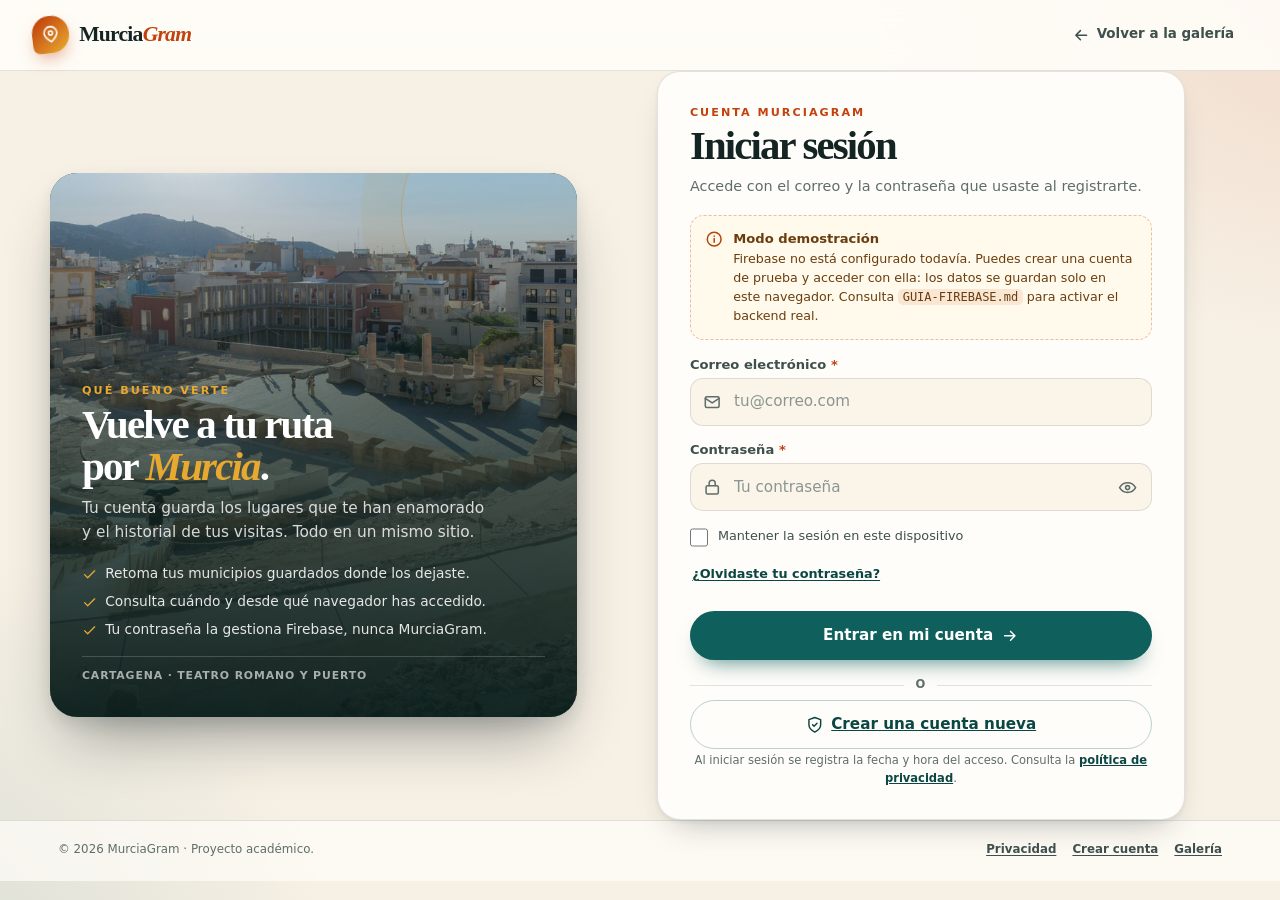
<file: login.html>
<!DOCTYPE html>
<html lang="es">
<head>
  <meta charset="utf-8">
  <meta name="viewport" content="width=device-width, initial-scale=1.0">
  <title>Iniciar sesión · MurciaGram</title>
  <meta name="description" content="Accede a tu cuenta de MurciaGram para consultar tu perfil y tu historial de accesos.">
  <meta name="robots" content="noindex, nofollow">
  <meta name="theme-color" content="#0f5f5c">
  <meta name="referrer" content="strict-origin-when-cross-origin">
  <link rel="icon" href="assets/favicon.svg" type="image/svg+xml">
  <link rel="stylesheet" href="styles.css">
  <link rel="stylesheet" href="auth.css">
</head>
<body class="auth-page auth-login">
  <a class="skip-link" href="#contenido">Saltar al contenido</a>

  <svg class="visually-hidden" aria-hidden="true" focusable="false">
    <symbol id="i-pin" viewBox="0 0 24 24"><path d="M20 10c0 5-8 11-8 11S4 15 4 10a8 8 0 1 1 16 0Z"/><circle cx="12" cy="10" r="2.5"/></symbol>
    <symbol id="i-mail" viewBox="0 0 24 24"><rect x="3" y="5" width="18" height="14" rx="2"/><path d="m3 7 9 6 9-6"/></symbol>
    <symbol id="i-lock" viewBox="0 0 24 24"><rect x="4" y="10" width="16" height="11" rx="2"/><path d="M8 10V7a4 4 0 0 1 8 0v3"/></symbol>
    <symbol id="i-eye" viewBox="0 0 24 24"><path d="M2 12s3.5-6 10-6 10 6 10 6-3.5 6-10 6S2 12 2 12Z"/><circle cx="12" cy="12" r="2.5"/></symbol>
    <symbol id="i-eye-off" viewBox="0 0 24 24"><path d="m3 3 18 18"/><path d="M10.6 6.2A10.9 10.9 0 0 1 12 6c6.5 0 10 6 10 6a17 17 0 0 1-3 3.7"/><path d="M6.6 6.7A17.3 17.3 0 0 0 2 12s3.5 6 10 6c1.4 0 2.7-.3 3.9-.8"/><path d="M9.9 9.9a3 3 0 0 0 4.2 4.2"/></symbol>
    <symbol id="i-check" viewBox="0 0 24 24"><path d="m4 12 5 5L20 6"/></symbol>
    <symbol id="i-alert" viewBox="0 0 24 24"><path d="M12 9v4M12 17h.01"/><path d="M10.3 3.9 2.4 18a2 2 0 0 0 1.7 3h15.8a2 2 0 0 0 1.7-3L13.7 3.9a2 2 0 0 0-3.4 0Z"/></symbol>
    <symbol id="i-info" viewBox="0 0 24 24"><circle cx="12" cy="12" r="9"/><path d="M12 11v5M12 8h.01"/></symbol>
    <symbol id="i-shield" viewBox="0 0 24 24"><path d="M12 22s8-4 8-10V5l-8-3-8 3v7c0 6 8 10 8 10Z"/><path d="m9 12 2 2 4-4"/></symbol>
    <symbol id="i-key" viewBox="0 0 24 24"><circle cx="7.5" cy="15.5" r="5.5"/><path d="m12 11 8-8M17 4l3 3M14 7l3 3"/></symbol>
    <symbol id="i-arrow" viewBox="0 0 24 24"><path d="M5 12h14M13 6l6 6-6 6"/></symbol>
    <symbol id="i-arrow-left" viewBox="0 0 24 24"><path d="M19 12H5M11 18l-6-6 6-6"/></symbol>
  </svg>

  <header class="site-header auth-header">
    <a class="brand" href="index.html" aria-label="MurciaGram, volver a la galería">
      <span class="brand__mark" aria-hidden="true"><svg><use href="#i-pin"/></svg></span>
      <span class="brand__text">Murcia<span>Gram</span></span>
    </a>
    <a class="auth-header__link" href="index.html">
      <svg class="icon" aria-hidden="true"><use href="#i-arrow-left"/></svg>
      Volver a la galería
    </a>
  </header>

  <main class="auth" id="contenido">
    <section class="auth__visual" aria-labelledby="visual-title">
      <img src="assets/img/cartagena-desktop.jpg" width="1000" height="750" alt="" decoding="async">
      <p class="eyebrow">Qué bueno verte</p>
      <h2 id="visual-title">Vuelve a tu ruta por <em>Murcia</em>.</h2>
      <p class="auth__visual__lead">Tu cuenta guarda los lugares que te han enamorado y el historial de tus visitas. Todo en un mismo sitio.</p>
      <ul class="visual-list">
        <li><svg class="icon" aria-hidden="true"><use href="#i-check"/></svg> Retoma tus municipios guardados donde los dejaste.</li>
        <li><svg class="icon" aria-hidden="true"><use href="#i-check"/></svg> Consulta cuándo y desde qué navegador has accedido.</li>
        <li><svg class="icon" aria-hidden="true"><use href="#i-check"/></svg> Tu contraseña la gestiona Firebase, nunca MurciaGram.</li>
      </ul>
      <p class="visual-credit">Cartagena · Teatro Romano y puerto</p>
    </section>

    <section class="auth__panel">
      <div class="auth-card">
        <header class="auth-card__head">
          <p class="eyebrow">Cuenta MurciaGram</p>
          <h1>Iniciar sesión</h1>
          <p class="auth-card__lead">Accede con el correo y la contraseña que usaste al registrarte.</p>
        </header>

        <div class="notice notice--demo" data-demo-banner hidden>
          <svg class="icon" aria-hidden="true"><use href="#i-info"/></svg>
          <div>
            <strong>Modo demostración</strong>
            <p>Firebase no está configurado todavía. Puedes crear una cuenta de prueba y acceder con ella: los datos se guardan solo en este navegador. Consulta <code>GUIA-FIREBASE.md</code> para activar el backend real.</p>
          </div>
        </div>

        <div class="form-alert" id="form-status" role="alert" tabindex="-1" hidden></div>

        <form id="form-login" novalidate autocomplete="on">
          <div class="form-grid">
            <div class="field">
              <label for="email">Correo electrónico <span class="req" aria-hidden="true">*</span></label>
              <div class="field__control">
                <svg class="icon field__icon" aria-hidden="true"><use href="#i-mail"/></svg>
                <input class="input input--icon" id="email" name="email" type="email" inputmode="email" autocomplete="email" placeholder="tu@correo.com" maxlength="254" required aria-describedby="email-error">
              </div>
              <p class="field__error" id="email-error"></p>
            </div>

            <div class="field">
              <label for="password">Contraseña <span class="req" aria-hidden="true">*</span></label>
              <div class="field__control">
                <svg class="icon field__icon" aria-hidden="true"><use href="#i-lock"/></svg>
                <input class="input input--icon input--password" id="password" name="password" type="password" autocomplete="current-password" placeholder="Tu contraseña" maxlength="64" required aria-describedby="password-error">
                <button class="password-toggle" type="button" data-toggle-password="password" aria-label="Mostrar contraseña" aria-pressed="false" title="Mostrar contraseña">
                  <svg class="icon" aria-hidden="true"><use href="#i-eye"/></svg>
                </button>
              </div>
              <p class="field__error" id="password-error"></p>
            </div>

            <div class="form-row--between">
              <label class="check check--compact">
                <input id="recordar" name="recordar" type="checkbox">
                <span>Mantener la sesión en este dispositivo</span>
              </label>
              <button class="link-button" id="btn-olvide" type="button">¿Olvidaste tu contraseña?</button>
            </div>

            <button class="btn-auth" id="btn-login" type="submit">
              <span>Entrar en mi cuenta</span>
              <svg class="icon" aria-hidden="true"><use href="#i-arrow"/></svg>
            </button>
          </div>
        </form>

        <div class="auth-divider">o</div>
        <a class="btn-auth btn-auth--ghost" href="registro.html">
          <svg class="icon" aria-hidden="true"><use href="#i-shield"/></svg>
          Crear una cuenta nueva
        </a>

        <p class="form-fineprint">Al iniciar sesión se registra la fecha y hora del acceso. Consulta la <a href="privacidad.html">política de privacidad</a>.</p>
      </div>
    </section>
  </main>

  <dialog class="auth-dialog" id="dialog-reset" aria-labelledby="reset-title">
    <form class="auth-dialog__form" id="form-reset" novalidate>
      <button class="auth-dialog__close" id="btn-cerrar-reset" type="button" aria-label="Cerrar el diálogo">×</button>
      <p class="eyebrow">Recuperar acceso</p>
      <h2 id="reset-title">Restablecer contraseña</h2>
      <p class="auth-dialog__lead">Escribe el correo con el que te registraste y te enviaremos un enlace para elegir una nueva contraseña.</p>

      <div class="field">
        <label for="email-reset">Correo electrónico</label>
        <div class="field__control">
          <svg class="icon field__icon" aria-hidden="true"><use href="#i-mail"/></svg>
          <input class="input input--icon" id="email-reset" name="email-reset" type="email" inputmode="email" autocomplete="email" placeholder="tu@correo.com" maxlength="254" required aria-describedby="email-reset-error">
        </div>
        <p class="field__error" id="email-reset-error"></p>
      </div>

      <div class="form-alert" id="reset-status" role="alert" hidden></div>

      <button class="btn-auth" id="btn-reset" type="submit">
        <svg class="icon" aria-hidden="true"><use href="#i-key"/></svg>
        Enviar enlace
      </button>
      <p class="form-fineprint">Por seguridad, no confirmamos si un correo está registrado o no.</p>
    </form>
  </dialog>

  <footer class="auth-footer">
    <div class="auth-footer__inner">
      <p>© <span data-year>2026</span> MurciaGram · Proyecto académico.</p>
      <nav aria-label="Enlaces legales">
        <ul>
          <li><a href="privacidad.html">Privacidad</a></li>
          <li><a href="registro.html">Crear cuenta</a></li>
          <li><a href="index.html">Galería</a></li>
        </ul>
      </nav>
    </div>
  </footer>

  <script type="module" src="js/login.js"></script>
</body>
</html>
</file>
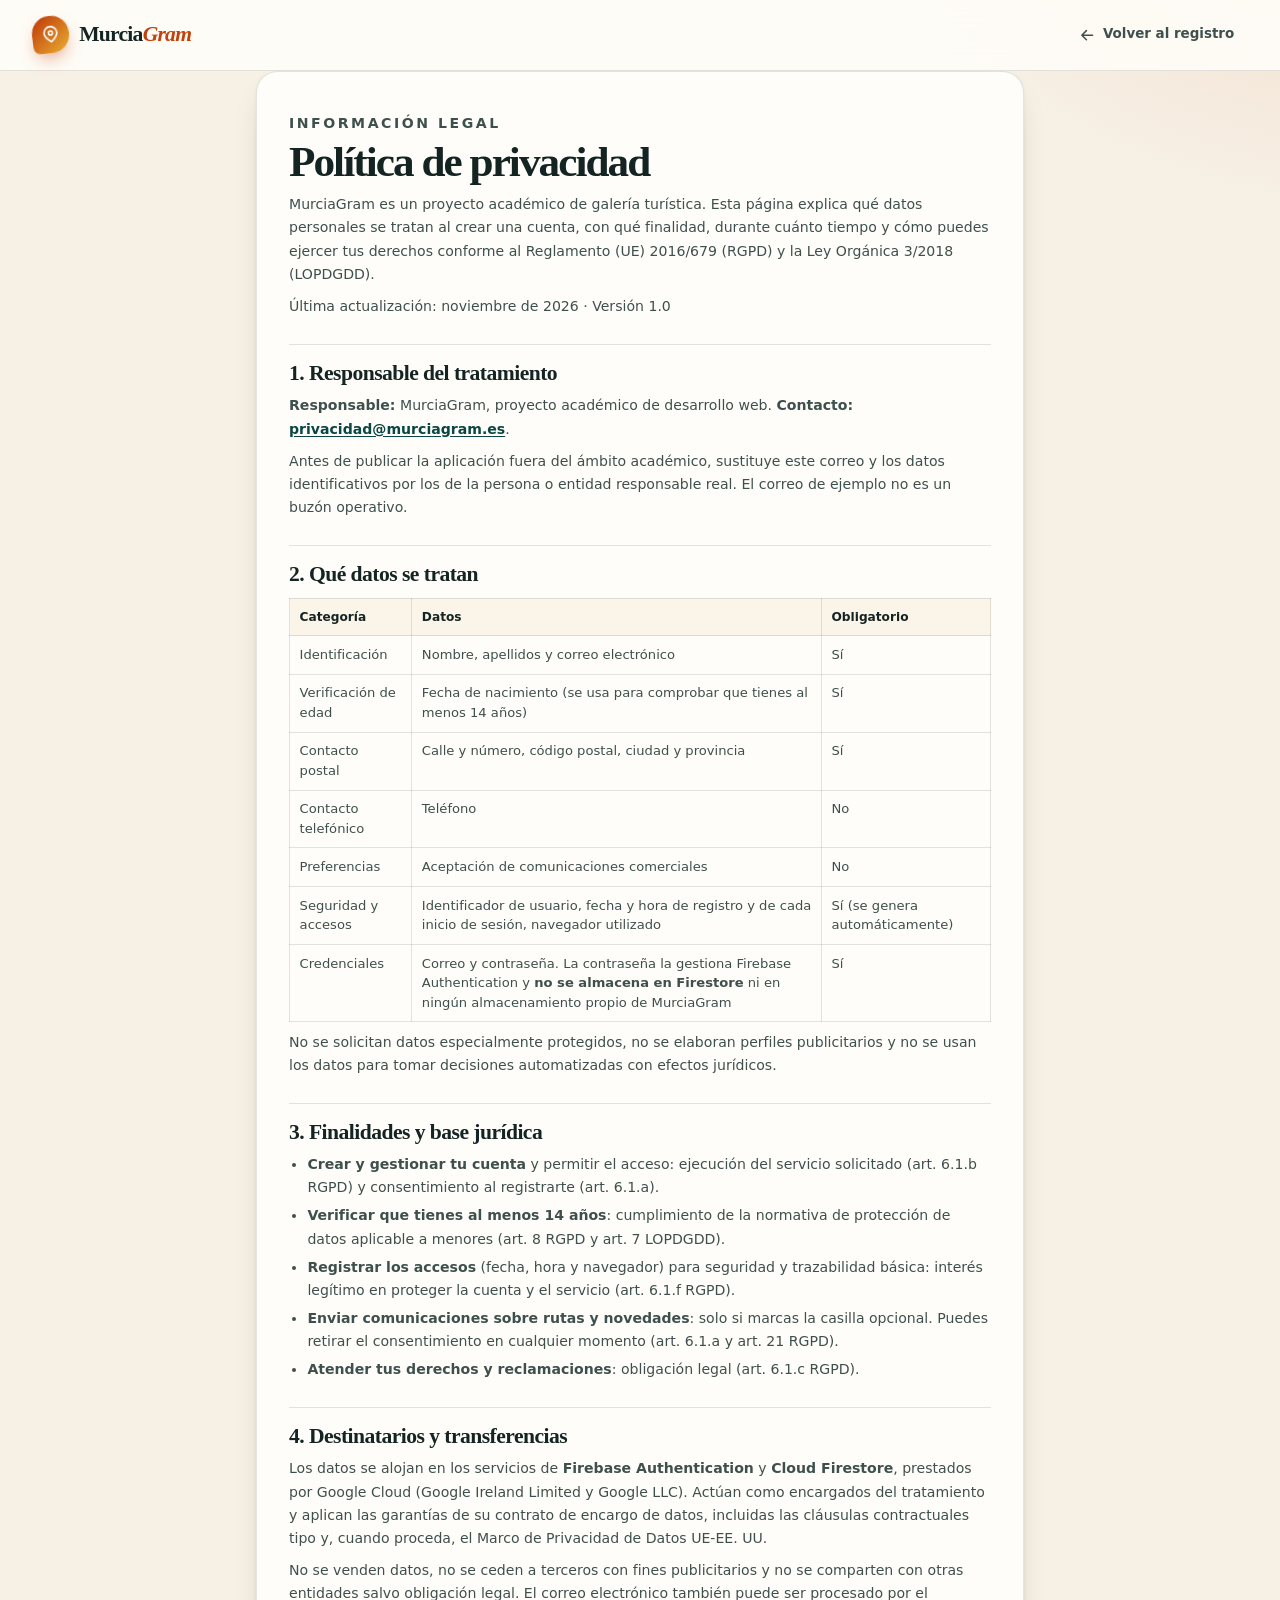
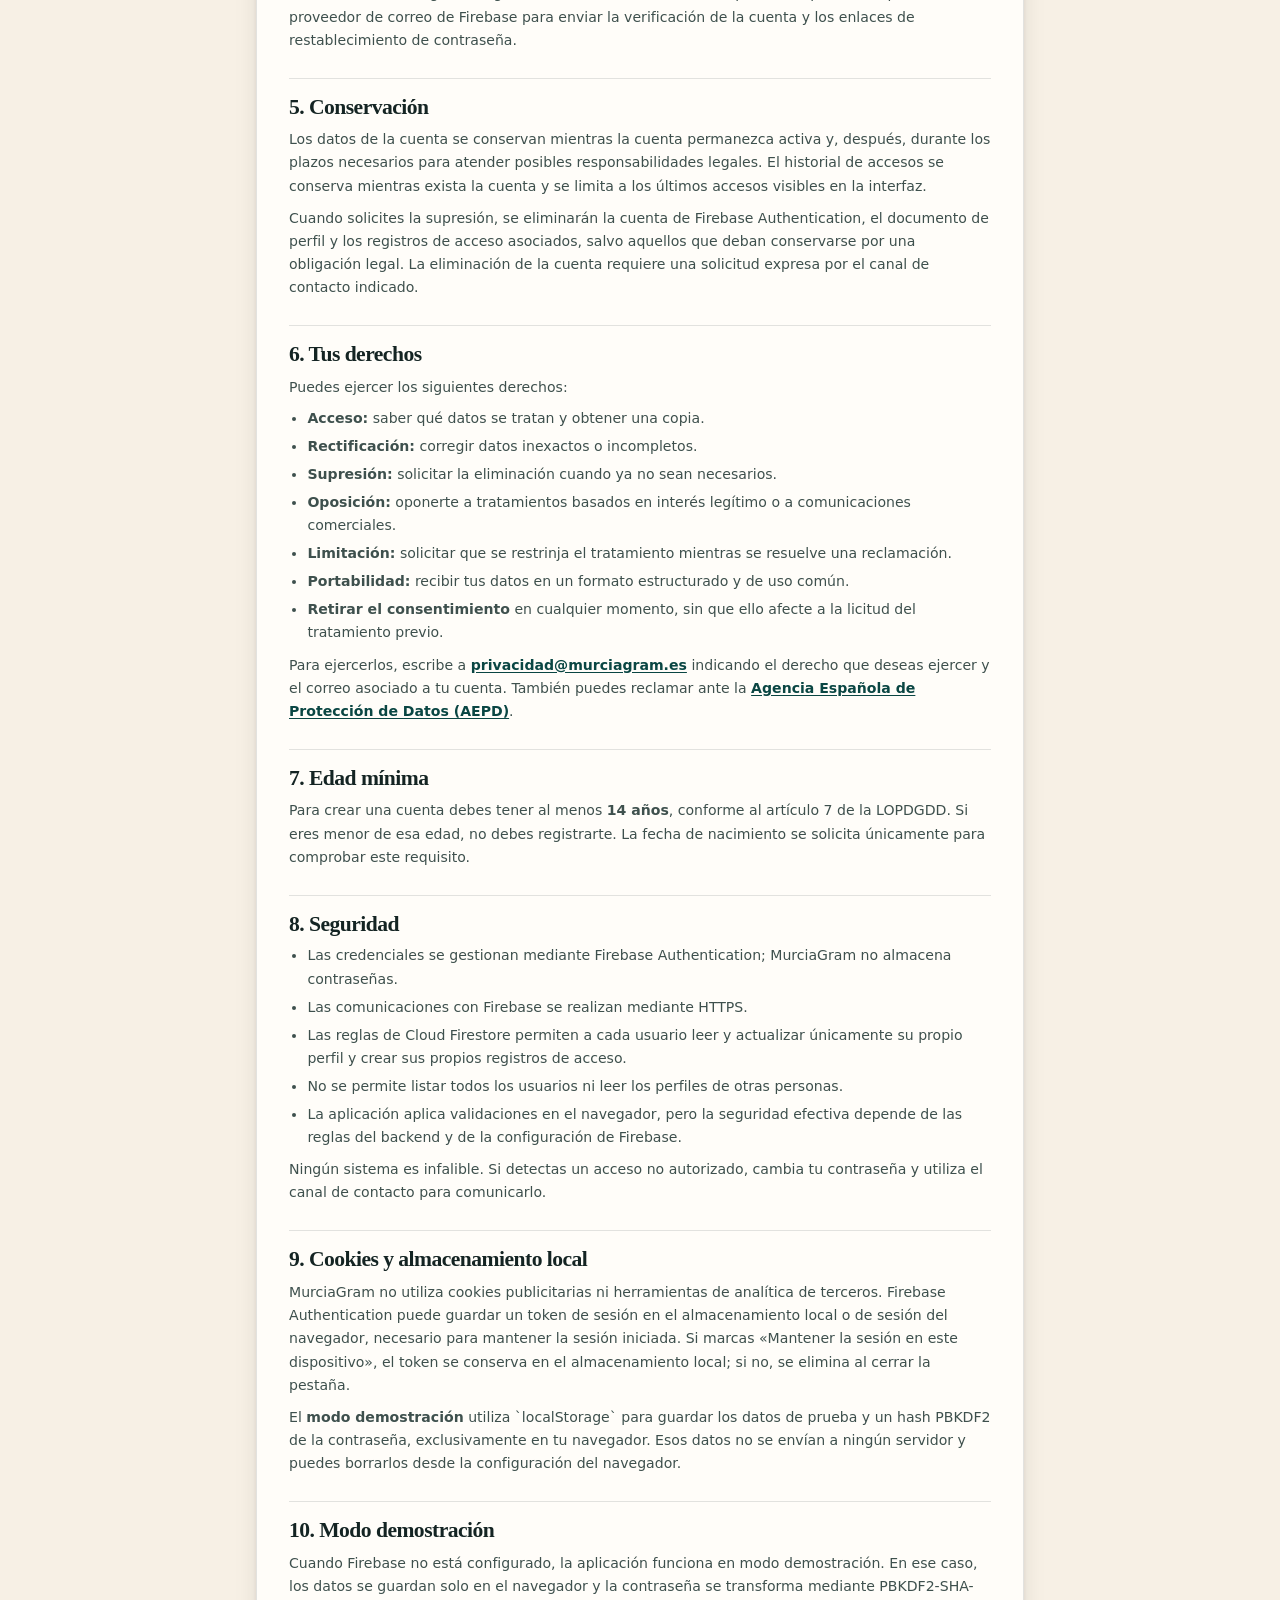
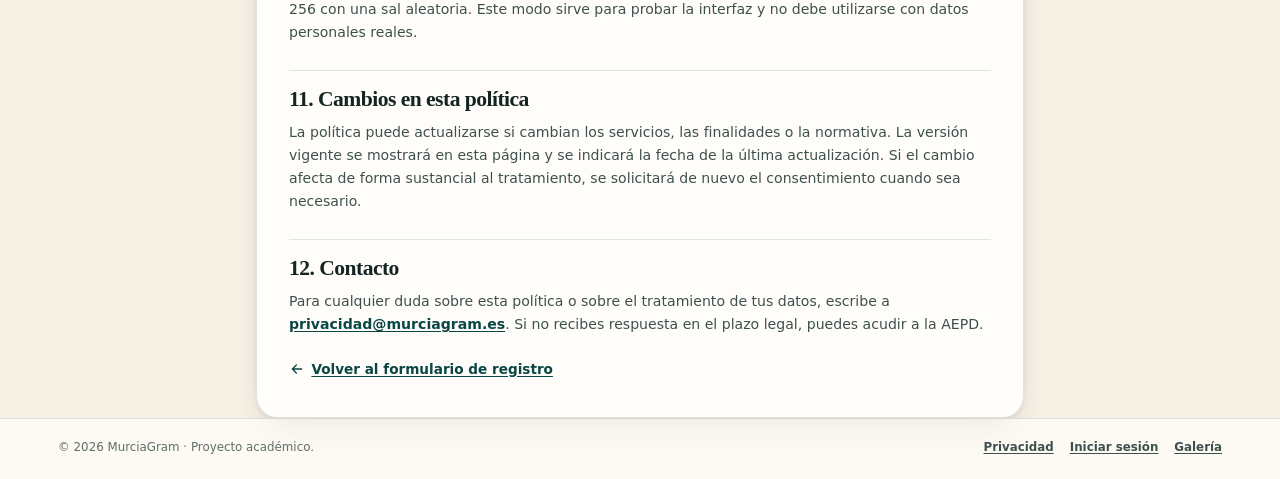
<file: privacidad.html>
<!DOCTYPE html>
<html lang="es">
<head>
  <meta charset="utf-8">
  <meta name="viewport" content="width=device-width, initial-scale=1.0">
  <title>Política de privacidad · MurciaGram</title>
  <meta name="description" content="Información sobre el tratamiento de datos personales en MurciaGram conforme al RGPD y la LOPDGDD.">
  <meta name="robots" content="noindex, nofollow">
  <meta name="theme-color" content="#0f5f5c">
  <link rel="icon" href="assets/favicon.svg" type="image/svg+xml">
  <link rel="stylesheet" href="styles.css">
  <link rel="stylesheet" href="auth.css">
</head>
<body class="auth-page">
  <a class="skip-link" href="#contenido">Saltar al contenido</a>

  <svg class="visually-hidden" aria-hidden="true" focusable="false">
    <symbol id="i-pin" viewBox="0 0 24 24"><path d="M20 10c0 5-8 11-8 11S4 15 4 10a8 8 0 1 1 16 0Z"/><circle cx="12" cy="10" r="2.5"/></symbol>
    <symbol id="i-arrow-left" viewBox="0 0 24 24"><path d="M19 12H5M11 18l-6-6 6-6"/></symbol>
    <symbol id="i-shield" viewBox="0 0 24 24"><path d="M12 22s8-4 8-10V5l-8-3-8 3v7c0 6 8 10 8 10Z"/><path d="m9 12 2 2 4-4"/></symbol>
  </svg>

  <header class="site-header auth-header">
    <a class="brand" href="index.html" aria-label="MurciaGram, volver a la galería">
      <span class="brand__mark" aria-hidden="true"><svg><use href="#i-pin"/></svg></span>
      <span class="brand__text">Murcia<span>Gram</span></span>
    </a>
    <a class="auth-header__link" href="registro.html">
      <svg class="icon" aria-hidden="true"><use href="#i-arrow-left"/></svg>
      Volver al registro
    </a>
  </header>

  <main class="legal-page" id="contenido">
    <article class="legal-doc">
      <p class="eyebrow">Información legal</p>
      <h1>Política de privacidad</h1>
      <p class="legal-doc__lead">MurciaGram es un proyecto académico de galería turística. Esta página explica qué datos personales se tratan al crear una cuenta, con qué finalidad, durante cuánto tiempo y cómo puedes ejercer tus derechos conforme al Reglamento (UE) 2016/679 (RGPD) y la Ley Orgánica 3/2018 (LOPDGDD).</p>
      <p class="legal-doc__meta">Última actualización: noviembre de 2026 · Versión 1.0</p>

      <h2>1. Responsable del tratamiento</h2>
      <p><strong>Responsable:</strong> MurciaGram, proyecto académico de desarrollo web. <strong>Contacto:</strong> <a href="mailto:privacidad@murciagram.es">privacidad@murciagram.es</a>.</p>
      <p>Antes de publicar la aplicación fuera del ámbito académico, sustituye este correo y los datos identificativos por los de la persona o entidad responsable real. El correo de ejemplo no es un buzón operativo.</p>

      <h2>2. Qué datos se tratan</h2>
      <section class="legal-doc__table" tabindex="0" aria-label="Datos tratados y obligatoriedad">
        <table>
        <thead>
          <tr><th scope="col">Categoría</th><th scope="col">Datos</th><th scope="col">Obligatorio</th></tr>
        </thead>
        <tbody>
          <tr><td>Identificación</td><td>Nombre, apellidos y correo electrónico</td><td>Sí</td></tr>
          <tr><td>Verificación de edad</td><td>Fecha de nacimiento (se usa para comprobar que tienes al menos 14 años)</td><td>Sí</td></tr>
          <tr><td>Contacto postal</td><td>Calle y número, código postal, ciudad y provincia</td><td>Sí</td></tr>
          <tr><td>Contacto telefónico</td><td>Teléfono</td><td>No</td></tr>
          <tr><td>Preferencias</td><td>Aceptación de comunicaciones comerciales</td><td>No</td></tr>
          <tr><td>Seguridad y accesos</td><td>Identificador de usuario, fecha y hora de registro y de cada inicio de sesión, navegador utilizado</td><td>Sí (se genera automáticamente)</td></tr>
          <tr><td>Credenciales</td><td>Correo y contraseña. La contraseña la gestiona Firebase Authentication y <strong>no se almacena en Firestore</strong> ni en ningún almacenamiento propio de MurciaGram</td><td>Sí</td></tr>
        </tbody>
        </table>
      </section>
      <p>No se solicitan datos especialmente protegidos, no se elaboran perfiles publicitarios y no se usan los datos para tomar decisiones automatizadas con efectos jurídicos.</p>

      <h2>3. Finalidades y base jurídica</h2>
      <ul>
        <li><strong>Crear y gestionar tu cuenta</strong> y permitir el acceso: ejecución del servicio solicitado (art. 6.1.b RGPD) y consentimiento al registrarte (art. 6.1.a).</li>
        <li><strong>Verificar que tienes al menos 14 años</strong>: cumplimiento de la normativa de protección de datos aplicable a menores (art. 8 RGPD y art. 7 LOPDGDD).</li>
        <li><strong>Registrar los accesos</strong> (fecha, hora y navegador) para seguridad y trazabilidad básica: interés legítimo en proteger la cuenta y el servicio (art. 6.1.f RGPD).</li>
        <li><strong>Enviar comunicaciones sobre rutas y novedades</strong>: solo si marcas la casilla opcional. Puedes retirar el consentimiento en cualquier momento (art. 6.1.a y art. 21 RGPD).</li>
        <li><strong>Atender tus derechos y reclamaciones</strong>: obligación legal (art. 6.1.c RGPD).</li>
      </ul>

      <h2>4. Destinatarios y transferencias</h2>
      <p>Los datos se alojan en los servicios de <strong>Firebase Authentication</strong> y <strong>Cloud Firestore</strong>, prestados por Google Cloud (Google Ireland Limited y Google LLC). Actúan como encargados del tratamiento y aplican las garantías de su contrato de encargo de datos, incluidas las cláusulas contractuales tipo y, cuando proceda, el Marco de Privacidad de Datos UE-EE. UU.</p>
      <p>No se venden datos, no se ceden a terceros con fines publicitarios y no se comparten con otras entidades salvo obligación legal. El correo electrónico también puede ser procesado por el proveedor de correo de Firebase para enviar la verificación de la cuenta y los enlaces de restablecimiento de contraseña.</p>

      <h2>5. Conservación</h2>
      <p>Los datos de la cuenta se conservan mientras la cuenta permanezca activa y, después, durante los plazos necesarios para atender posibles responsabilidades legales. El historial de accesos se conserva mientras exista la cuenta y se limita a los últimos accesos visibles en la interfaz.</p>
      <p>Cuando solicites la supresión, se eliminarán la cuenta de Firebase Authentication, el documento de perfil y los registros de acceso asociados, salvo aquellos que deban conservarse por una obligación legal. La eliminación de la cuenta requiere una solicitud expresa por el canal de contacto indicado.</p>

      <h2>6. Tus derechos</h2>
      <p>Puedes ejercer los siguientes derechos:</p>
      <ul>
        <li><strong>Acceso:</strong> saber qué datos se tratan y obtener una copia.</li>
        <li><strong>Rectificación:</strong> corregir datos inexactos o incompletos.</li>
        <li><strong>Supresión:</strong> solicitar la eliminación cuando ya no sean necesarios.</li>
        <li><strong>Oposición:</strong> oponerte a tratamientos basados en interés legítimo o a comunicaciones comerciales.</li>
        <li><strong>Limitación:</strong> solicitar que se restrinja el tratamiento mientras se resuelve una reclamación.</li>
        <li><strong>Portabilidad:</strong> recibir tus datos en un formato estructurado y de uso común.</li>
        <li><strong>Retirar el consentimiento</strong> en cualquier momento, sin que ello afecte a la licitud del tratamiento previo.</li>
      </ul>
      <p>Para ejercerlos, escribe a <a href="mailto:privacidad@murciagram.es">privacidad@murciagram.es</a> indicando el derecho que deseas ejercer y el correo asociado a tu cuenta. También puedes reclamar ante la <a href="https://www.aepd.es/" target="_blank" rel="noopener noreferrer">Agencia Española de Protección de Datos (AEPD)</a>.</p>

      <h2>7. Edad mínima</h2>
      <p>Para crear una cuenta debes tener al menos <strong>14 años</strong>, conforme al artículo 7 de la LOPDGDD. Si eres menor de esa edad, no debes registrarte. La fecha de nacimiento se solicita únicamente para comprobar este requisito.</p>

      <h2>8. Seguridad</h2>
      <ul>
        <li>Las credenciales se gestionan mediante Firebase Authentication; MurciaGram no almacena contraseñas.</li>
        <li>Las comunicaciones con Firebase se realizan mediante HTTPS.</li>
        <li>Las reglas de Cloud Firestore permiten a cada usuario leer y actualizar únicamente su propio perfil y crear sus propios registros de acceso.</li>
        <li>No se permite listar todos los usuarios ni leer los perfiles de otras personas.</li>
        <li>La aplicación aplica validaciones en el navegador, pero la seguridad efectiva depende de las reglas del backend y de la configuración de Firebase.</li>
      </ul>
      <p>Ningún sistema es infalible. Si detectas un acceso no autorizado, cambia tu contraseña y utiliza el canal de contacto para comunicarlo.</p>

      <h2>9. Cookies y almacenamiento local</h2>
      <p>MurciaGram no utiliza cookies publicitarias ni herramientas de analítica de terceros. Firebase Authentication puede guardar un token de sesión en el almacenamiento local o de sesión del navegador, necesario para mantener la sesión iniciada. Si marcas «Mantener la sesión en este dispositivo», el token se conserva en el almacenamiento local; si no, se elimina al cerrar la pestaña.</p>
      <p>El <strong>modo demostración</strong> utiliza `localStorage` para guardar los datos de prueba y un hash PBKDF2 de la contraseña, exclusivamente en tu navegador. Esos datos no se envían a ningún servidor y puedes borrarlos desde la configuración del navegador.</p>

      <h2>10. Modo demostración</h2>
      <p>Cuando Firebase no está configurado, la aplicación funciona en modo demostración. En ese caso, los datos se guardan solo en el navegador y la contraseña se transforma mediante PBKDF2-SHA-256 con una sal aleatoria. Este modo sirve para probar la interfaz y no debe utilizarse con datos personales reales.</p>

      <h2>11. Cambios en esta política</h2>
      <p>La política puede actualizarse si cambian los servicios, las finalidades o la normativa. La versión vigente se mostrará en esta página y se indicará la fecha de la última actualización. Si el cambio afecta de forma sustancial al tratamiento, se solicitará de nuevo el consentimiento cuando sea necesario.</p>

      <h2>12. Contacto</h2>
      <p>Para cualquier duda sobre esta política o sobre el tratamiento de tus datos, escribe a <a href="mailto:privacidad@murciagram.es">privacidad@murciagram.es</a>. Si no recibes respuesta en el plazo legal, puedes acudir a la AEPD.</p>

      <a class="legal-doc__back" href="registro.html">
        <svg class="icon" aria-hidden="true"><use href="#i-arrow-left"/></svg>
        Volver al formulario de registro
      </a>
    </article>
  </main>

  <footer class="auth-footer">
    <div class="auth-footer__inner">
      <p>© <span data-year>2026</span> MurciaGram · Proyecto académico.</p>
      <nav aria-label="Enlaces legales">
        <ul>
          <li><a href="privacidad.html">Privacidad</a></li>
          <li><a href="login.html">Iniciar sesión</a></li>
          <li><a href="index.html">Galería</a></li>
        </ul>
      </nav>
    </div>
  </footer>

  <script type="module">
    import { actualizarAnio } from "./js/ui.js";
    actualizarAnio();
  </script>
</body>
</html>
</file>
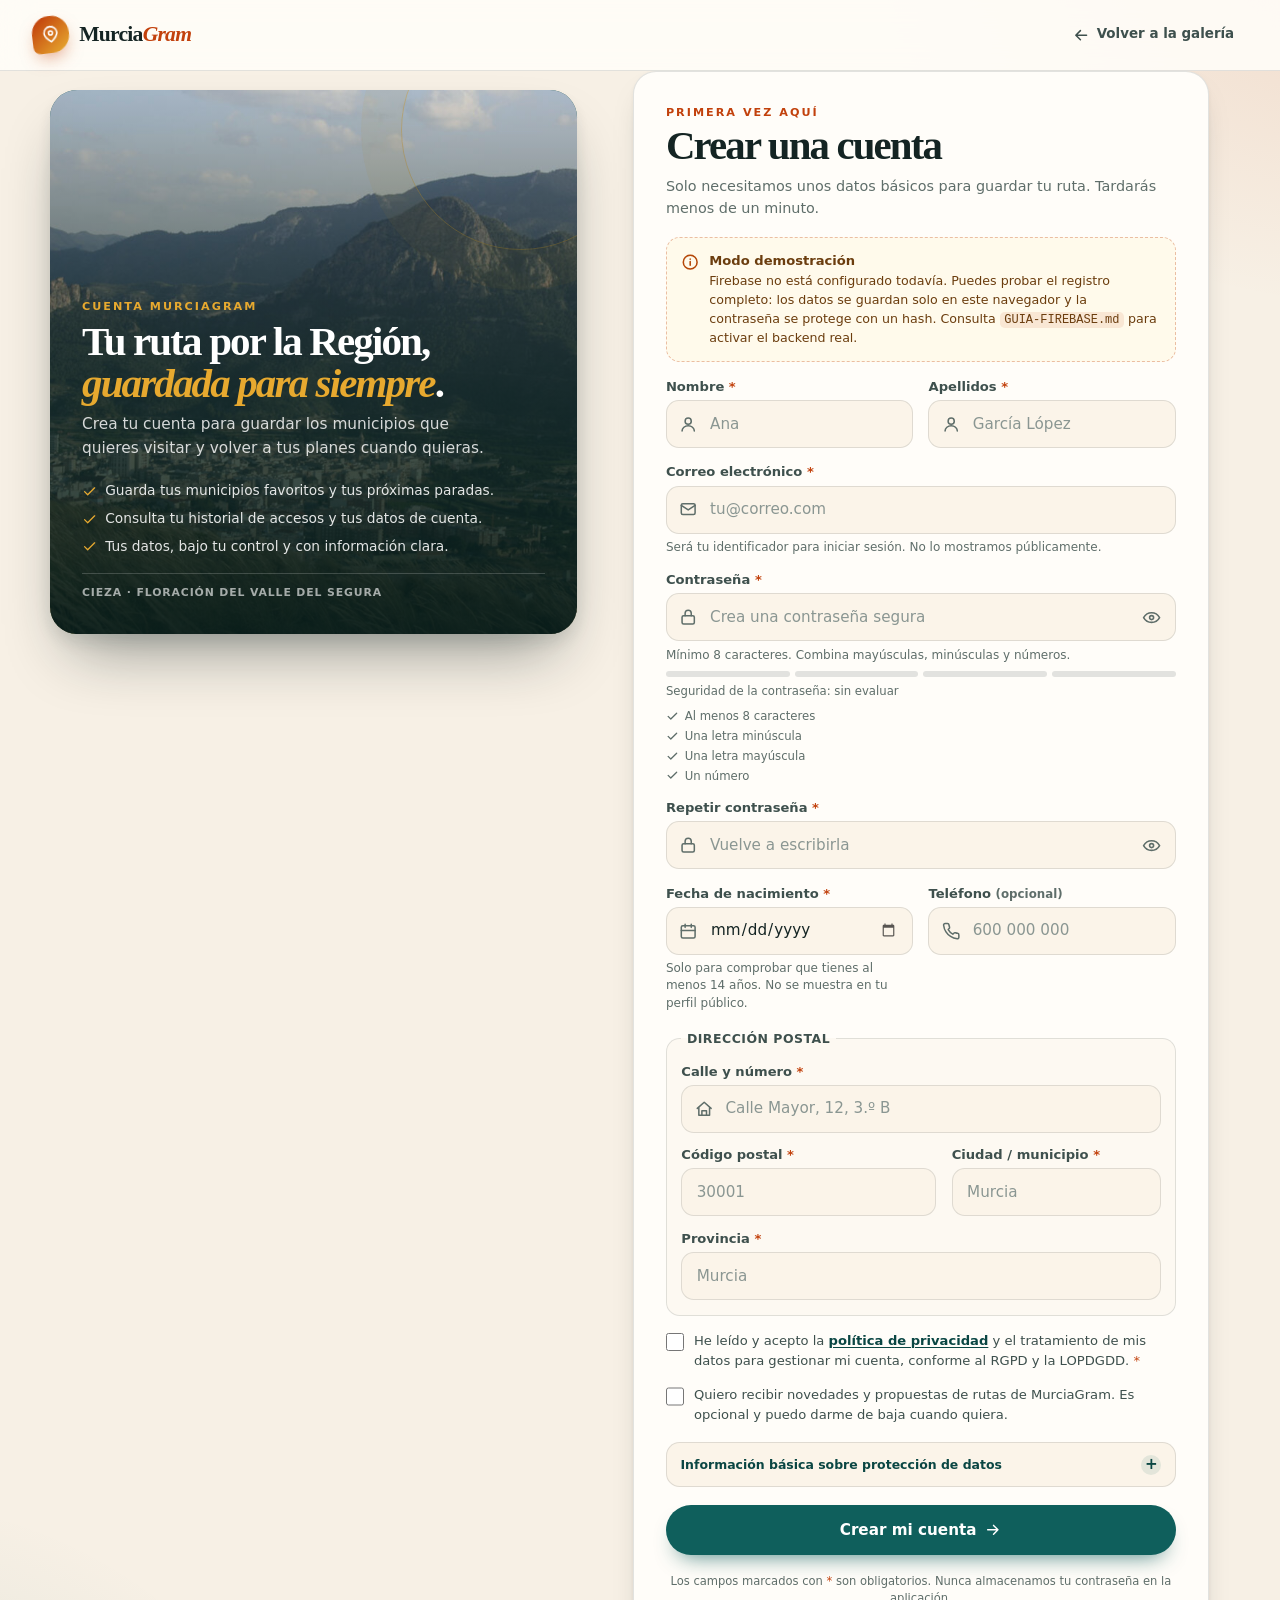
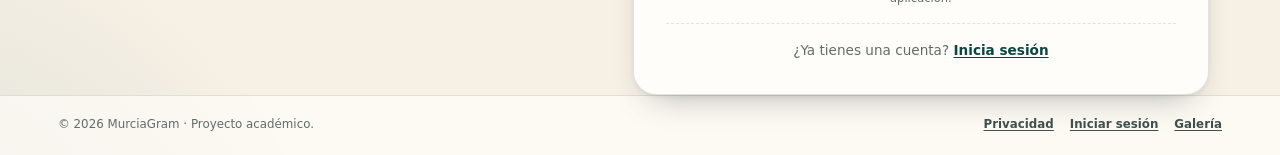
<file: registro.html>
<!DOCTYPE html>
<html lang="es">
<head>
  <meta charset="utf-8">
  <meta name="viewport" content="width=device-width, initial-scale=1.0">
  <title>Crear cuenta · MurciaGram</title>
  <meta name="description" content="Crea tu cuenta de MurciaGram para guardar tus municipios favoritos de la Región de Murcia y consultar tu historial de accesos.">
  <meta name="robots" content="noindex, nofollow">
  <meta name="theme-color" content="#0f5f5c">
  <meta name="referrer" content="strict-origin-when-cross-origin">
  <link rel="icon" href="assets/favicon.svg" type="image/svg+xml">
  <link rel="stylesheet" href="styles.css">
  <link rel="stylesheet" href="auth.css">
</head>
<body class="auth-page auth-register">
  <a class="skip-link" href="#contenido">Saltar al contenido</a>

  <svg class="visually-hidden" aria-hidden="true" focusable="false">
    <symbol id="i-pin" viewBox="0 0 24 24"><path d="M20 10c0 5-8 11-8 11S4 15 4 10a8 8 0 1 1 16 0Z"/><circle cx="12" cy="10" r="2.5"/></symbol>
    <symbol id="i-user" viewBox="0 0 24 24"><circle cx="12" cy="8" r="4"/><path d="M4 21c0-4 3.6-7 8-7s8 3 8 7"/></symbol>
    <symbol id="i-mail" viewBox="0 0 24 24"><rect x="3" y="5" width="18" height="14" rx="2"/><path d="m3 7 9 6 9-6"/></symbol>
    <symbol id="i-lock" viewBox="0 0 24 24"><rect x="4" y="10" width="16" height="11" rx="2"/><path d="M8 10V7a4 4 0 0 1 8 0v3"/></symbol>
    <symbol id="i-eye" viewBox="0 0 24 24"><path d="M2 12s3.5-6 10-6 10 6 10 6-3.5 6-10 6S2 12 2 12Z"/><circle cx="12" cy="12" r="2.5"/></symbol>
    <symbol id="i-eye-off" viewBox="0 0 24 24"><path d="m3 3 18 18"/><path d="M10.6 6.2A10.9 10.9 0 0 1 12 6c6.5 0 10 6 10 6a17 17 0 0 1-3 3.7"/><path d="M6.6 6.7A17.3 17.3 0 0 0 2 12s3.5 6 10 6c1.4 0 2.7-.3 3.9-.8"/><path d="M9.9 9.9a3 3 0 0 0 4.2 4.2"/></symbol>
    <symbol id="i-calendar" viewBox="0 0 24 24"><rect x="3" y="5" width="18" height="16" rx="2"/><path d="M16 3v4M8 3v4M3 11h18"/></symbol>
    <symbol id="i-home" viewBox="0 0 24 24"><path d="m3 11 9-8 9 8"/><path d="M5 10v10h14V10"/><path d="M9 20v-6h6v6"/></symbol>
    <symbol id="i-phone" viewBox="0 0 24 24"><path d="M22 16.9v3a2 2 0 0 1-2.2 2 19.8 19.8 0 0 1-8.6-3.1 19.5 19.5 0 0 1-6-6A19.8 19.8 0 0 1 2.1 4.2 2 2 0 0 1 4.1 2h3a2 2 0 0 1 2 1.7c.1 1 .4 1.9.7 2.8a2 2 0 0 1-.5 2.1L8.1 9.9a16 16 0 0 0 6 6l1.3-1.3a2 2 0 0 1 2.1-.5c.9.3 1.8.6 2.8.7a2 2 0 0 1 1.7 2.1Z"/></symbol>
    <symbol id="i-check" viewBox="0 0 24 24"><path d="m4 12 5 5L20 6"/></symbol>
    <symbol id="i-alert" viewBox="0 0 24 24"><path d="M12 9v4M12 17h.01"/><path d="M10.3 3.9 2.4 18a2 2 0 0 0 1.7 3h15.8a2 2 0 0 0 1.7-3L13.7 3.9a2 2 0 0 0-3.4 0Z"/></symbol>
    <symbol id="i-info" viewBox="0 0 24 24"><circle cx="12" cy="12" r="9"/><path d="M12 11v5M12 8h.01"/></symbol>
    <symbol id="i-arrow" viewBox="0 0 24 24"><path d="M5 12h14M13 6l6 6-6 6"/></symbol>
    <symbol id="i-arrow-left" viewBox="0 0 24 24"><path d="M19 12H5M11 18l-6-6 6-6"/></symbol>
  </svg>

  <header class="site-header auth-header">
    <a class="brand" href="index.html" aria-label="MurciaGram, volver a la galería">
      <span class="brand__mark" aria-hidden="true"><svg><use href="#i-pin"/></svg></span>
      <span class="brand__text">Murcia<span>Gram</span></span>
    </a>
    <a class="auth-header__link" href="index.html">
      <svg class="icon" aria-hidden="true"><use href="#i-arrow-left"/></svg>
      Volver a la galería
    </a>
  </header>

  <main class="auth" id="contenido">
    <section class="auth__visual" aria-labelledby="visual-title">
      <img src="assets/img/cieza-desktop.jpg" width="1000" height="750" alt="" decoding="async">
      <p class="eyebrow">Cuenta MurciaGram</p>
      <h2 id="visual-title">Tu ruta por la Región, <em>guardada para siempre</em>.</h2>
      <p class="auth__visual__lead">Crea tu cuenta para guardar los municipios que quieres visitar y volver a tus planes cuando quieras.</p>
      <ul class="visual-list">
        <li><svg class="icon" aria-hidden="true"><use href="#i-check"/></svg> Guarda tus municipios favoritos y tus próximas paradas.</li>
        <li><svg class="icon" aria-hidden="true"><use href="#i-check"/></svg> Consulta tu historial de accesos y tus datos de cuenta.</li>
        <li><svg class="icon" aria-hidden="true"><use href="#i-check"/></svg> Tus datos, bajo tu control y con información clara.</li>
      </ul>
      <p class="visual-credit">Cieza · Floración del Valle del Segura</p>
    </section>

    <section class="auth__panel">
      <div class="auth-card">
        <header class="auth-card__head">
          <p class="eyebrow">Primera vez aquí</p>
          <h1>Crear una cuenta</h1>
          <p class="auth-card__lead">Solo necesitamos unos datos básicos para guardar tu ruta. Tardarás menos de un minuto.</p>
        </header>

        <div class="notice notice--demo" data-demo-banner hidden>
          <svg class="icon" aria-hidden="true"><use href="#i-info"/></svg>
          <div>
            <strong>Modo demostración</strong>
            <p>Firebase no está configurado todavía. Puedes probar el registro completo: los datos se guardan solo en este navegador y la contraseña se protege con un hash. Consulta <code>GUIA-FIREBASE.md</code> para activar el backend real.</p>
          </div>
        </div>

        <div class="form-alert" id="form-status" role="alert" tabindex="-1" hidden></div>

        <form id="form-registro" novalidate autocomplete="on">
          <div class="form-grid">
            <div class="form-row form-row--2">
              <div class="field">
                <label for="nombre">Nombre <span class="req" aria-hidden="true">*</span></label>
                <div class="field__control">
                  <svg class="icon field__icon" aria-hidden="true"><use href="#i-user"/></svg>
                  <input class="input input--icon" id="nombre" name="nombre" type="text" autocomplete="given-name" placeholder="Ana" maxlength="60" required aria-describedby="nombre-error">
                </div>
                <p class="field__error" id="nombre-error"></p>
              </div>

              <div class="field">
                <label for="apellidos">Apellidos <span class="req" aria-hidden="true">*</span></label>
                <div class="field__control">
                  <svg class="icon field__icon" aria-hidden="true"><use href="#i-user"/></svg>
                  <input class="input input--icon" id="apellidos" name="apellidos" type="text" autocomplete="family-name" placeholder="García López" maxlength="60" required aria-describedby="apellidos-error">
                </div>
                <p class="field__error" id="apellidos-error"></p>
              </div>
            </div>

            <div class="field">
              <label for="email">Correo electrónico <span class="req" aria-hidden="true">*</span></label>
              <div class="field__control">
                <svg class="icon field__icon" aria-hidden="true"><use href="#i-mail"/></svg>
                <input class="input input--icon" id="email" name="email" type="email" inputmode="email" autocomplete="email" placeholder="tu@correo.com" maxlength="254" required aria-describedby="email-hint email-error">
              </div>
              <p class="field__hint" id="email-hint">Será tu identificador para iniciar sesión. No lo mostramos públicamente.</p>
              <p class="field__error" id="email-error"></p>
            </div>

            <div class="field">
              <label for="password">Contraseña <span class="req" aria-hidden="true">*</span></label>
              <div class="field__control">
                <svg class="icon field__icon" aria-hidden="true"><use href="#i-lock"/></svg>
                <input class="input input--icon input--password" id="password" name="password" type="password" autocomplete="new-password" placeholder="Crea una contraseña segura" minlength="8" maxlength="64" required aria-describedby="password-hint password-error strength-label password-rules">
                <button class="password-toggle" type="button" data-toggle-password="password" aria-label="Mostrar contraseña" aria-pressed="false" title="Mostrar contraseña">
                  <svg class="icon" aria-hidden="true"><use href="#i-eye"/></svg>
                </button>
              </div>
              <p class="field__hint" id="password-hint">Mínimo 8 caracteres. Combina mayúsculas, minúsculas y números.</p>
              <div class="strength" id="strength" data-score="0">
                <div class="strength__bars" aria-hidden="true">
                  <span class="strength__bar"></span>
                  <span class="strength__bar"></span>
                  <span class="strength__bar"></span>
                  <span class="strength__bar"></span>
                </div>
                <p class="strength__label" id="strength-label" aria-live="polite">Seguridad de la contraseña: sin evaluar</p>
              </div>
              <ul class="password-rules" id="password-rules">
                <li data-rule="length"><svg class="icon" aria-hidden="true"><use href="#i-check"/></svg> Al menos 8 caracteres</li>
                <li data-rule="lower"><svg class="icon" aria-hidden="true"><use href="#i-check"/></svg> Una letra minúscula</li>
                <li data-rule="upper"><svg class="icon" aria-hidden="true"><use href="#i-check"/></svg> Una letra mayúscula</li>
                <li data-rule="digit"><svg class="icon" aria-hidden="true"><use href="#i-check"/></svg> Un número</li>
              </ul>
              <p class="field__error" id="password-error"></p>
            </div>

            <div class="field">
              <label for="password2">Repetir contraseña <span class="req" aria-hidden="true">*</span></label>
              <div class="field__control">
                <svg class="icon field__icon" aria-hidden="true"><use href="#i-lock"/></svg>
                <input class="input input--icon input--password" id="password2" name="password2" type="password" autocomplete="new-password" placeholder="Vuelve a escribirla" minlength="8" maxlength="64" required aria-describedby="password2-error">
                <button class="password-toggle" type="button" data-toggle-password="password2" aria-label="Mostrar contraseña" aria-pressed="false" title="Mostrar contraseña">
                  <svg class="icon" aria-hidden="true"><use href="#i-eye"/></svg>
                </button>
              </div>
              <p class="field__error" id="password2-error"></p>
            </div>

            <div class="form-row form-row--2">
              <div class="field">
                <label for="fechaNacimiento">Fecha de nacimiento <span class="req" aria-hidden="true">*</span></label>
                <div class="field__control">
                  <svg class="icon field__icon" aria-hidden="true"><use href="#i-calendar"/></svg>
                  <input class="input input--icon" id="fechaNacimiento" name="fechaNacimiento" type="date" autocomplete="bday" required aria-describedby="fecha-hint fechaNacimiento-error">
                </div>
                <p class="field__hint" id="fecha-hint">Solo para comprobar que tienes al menos 14 años. No se muestra en tu perfil público.</p>
                <p class="field__error" id="fechaNacimiento-error"></p>
              </div>

              <div class="field">
                <label for="telefono">Teléfono <span class="optional">(opcional)</span></label>
                <div class="field__control">
                  <svg class="icon field__icon" aria-hidden="true"><use href="#i-phone"/></svg>
                  <input class="input input--icon" id="telefono" name="telefono" type="tel" inputmode="tel" autocomplete="tel" placeholder="600 000 000" maxlength="20" aria-describedby="telefono-error">
                </div>
                <p class="field__error" id="telefono-error"></p>
              </div>
            </div>

            <fieldset class="form-fieldset">
              <legend>Dirección postal</legend>
              <div class="form-grid">
                <div class="field">
                  <label for="calle">Calle y número <span class="req" aria-hidden="true">*</span></label>
                  <div class="field__control">
                    <svg class="icon field__icon" aria-hidden="true"><use href="#i-home"/></svg>
                    <input class="input input--icon" id="calle" name="calle" type="text" autocomplete="address-line1" placeholder="Calle Mayor, 12, 3.º B" maxlength="120" required aria-describedby="calle-error">
                  </div>
                  <p class="field__error" id="calle-error"></p>
                </div>

                <div class="form-row form-row--3">
                  <div class="field">
                    <label for="codigoPostal">Código postal <span class="req" aria-hidden="true">*</span></label>
                    <input class="input" id="codigoPostal" name="codigoPostal" type="text" inputmode="numeric" autocomplete="postal-code" placeholder="30001" maxlength="5" pattern="[0-9]{5}" required aria-describedby="cp-error">
                    <p class="field__error" id="cp-error"></p>
                  </div>

                  <div class="field">
                    <label for="ciudad">Ciudad / municipio <span class="req" aria-hidden="true">*</span></label>
                    <input class="input" id="ciudad" name="ciudad" type="text" autocomplete="address-level2" placeholder="Murcia" maxlength="60" required aria-describedby="ciudad-error">
                    <p class="field__error" id="ciudad-error"></p>
                  </div>
                </div>

                <div class="field">
                  <label for="provincia">Provincia <span class="req" aria-hidden="true">*</span></label>
                  <input class="input" id="provincia" name="provincia" type="text" autocomplete="address-level1" placeholder="Murcia" maxlength="60" required aria-describedby="provincia-error">
                  <p class="field__error" id="provincia-error"></p>
                </div>
              </div>
            </fieldset>

            <div class="check-field">
              <label class="check">
                <input id="terminos" name="terminos" type="checkbox" required aria-describedby="terminos-error">
                <span>He leído y acepto la <a href="privacidad.html" target="_blank" rel="noopener noreferrer">política de privacidad</a> y el tratamiento de mis datos para gestionar mi cuenta, conforme al RGPD y la LOPDGDD. <span class="req" aria-hidden="true">*</span></span>
              </label>
              <p class="field__error" id="terminos-error"></p>
            </div>

            <div class="check-field">
              <label class="check">
                <input id="comunicaciones" name="comunicaciones" type="checkbox">
                <span>Quiero recibir novedades y propuestas de rutas de MurciaGram. Es opcional y puedo darme de baja cuando quiera.</span>
              </label>
            </div>

            <details class="legal">
              <summary>Información básica sobre protección de datos</summary>
              <div class="legal__body">
                <p><strong>Responsable:</strong> MurciaGram (proyecto académico). <strong>Finalidad:</strong> crear y gestionar tu cuenta, autenticarte y registrar la fecha y hora de tus accesos. <strong>Base jurídica:</strong> tu consentimiento y la ejecución del servicio solicitado.</p>
                <p><strong>Destinatarios:</strong> Firebase Authentication y Cloud Firestore (Google Cloud) como proveedores técnicos. No se venden datos ni se elaboran perfiles publicitarios. <strong>Derechos:</strong> acceso, rectificación, supresión, oposición, limitación y portabilidad escribiendo a <a href="mailto:privacidad@murciagram.es">privacidad@murciagram.es</a>. Puedes reclamar ante la AEPD.</p>
                <p>Las contraseñas las gestiona Firebase Authentication y nunca se almacenan en Firestore. Consulta todos los detalles en la <a href="privacidad.html" target="_blank" rel="noopener noreferrer">política de privacidad</a>.</p>
              </div>
            </details>

            <button class="btn-auth" id="btn-registro" type="submit">
              <span>Crear mi cuenta</span>
              <svg class="icon" aria-hidden="true"><use href="#i-arrow"/></svg>
            </button>
            <p class="form-fineprint">Los campos marcados con <span class="req">*</span> son obligatorios. Nunca almacenamos tu contraseña en la aplicación.</p>
          </div>
        </form>

        <p class="auth-switch">¿Ya tienes una cuenta? <a href="login.html">Inicia sesión</a></p>
      </div>
    </section>
  </main>

  <footer class="auth-footer">
    <div class="auth-footer__inner">
      <p>© <span data-year>2026</span> MurciaGram · Proyecto académico.</p>
      <nav aria-label="Enlaces legales">
        <ul>
          <li><a href="privacidad.html">Privacidad</a></li>
          <li><a href="login.html">Iniciar sesión</a></li>
          <li><a href="index.html">Galería</a></li>
        </ul>
      </nav>
    </div>
  </footer>

  <script type="module" src="js/registro.js"></script>
</body>
</html>
</file>
<file: styles.css>
/* ============================================================
   MurciaGram · CSS3
   Enfoque mobile-first puro: la base es el diseño móvil (< 600px).
   Saltos de pantalla con sintaxis de rangos: >= y <=.
   ============================================================ */

:root {
  --bg: #f7f0e5;
  --bg-deep: #efe0cc;
  --surface: #fffdf9;
  --surface-2: #fbf4e9;
  --ink: #142423;
  --ink-soft: #3e504d;
  --muted: #5f6e6a;
  --accent: #c2410c;
  --accent-dark: #9a3210;
  --accent-soft: #f7d9c9;
  --teal: #0f5f5c;
  --teal-dark: #0a4643;
  --gold: #e7a92f;
  --line: rgba(20, 36, 35, .12);
  --radius: 1.35rem;
  --radius-sm: .85rem;
  --gap: 1rem;
  --shadow: 0 2px 4px rgba(20, 36, 35, .05), 0 16px 34px -18px rgba(20, 36, 35, .38);
  --shadow-hover: 0 8px 16px rgba(20, 36, 35, .10), 0 34px 64px -22px rgba(20, 36, 35, .48);
  --ease-pop: cubic-bezier(.34, 1.56, .64, 1);
  --ease-soft: cubic-bezier(.22, .61, .36, 1);
  --font-sans: "Segoe UI", system-ui, -apple-system, Roboto, "Helvetica Neue", Arial, sans-serif;
  --font-display: "Iowan Old Style", "Palatino Linotype", "Book Antiqua", Georgia, serif;
}

*, *::before, *::after { box-sizing: border-box; }

html {
  scroll-behavior: smooth;
  scroll-padding-top: 6.5rem;
  -webkit-text-size-adjust: 100%;
}

body {
  margin: 0;
  min-height: 100dvh;
  display: flex;
  flex-direction: column;
  color: var(--ink);
  background:
    radial-gradient(48rem 48rem at 105% -8%, rgba(194, 65, 12, .16), transparent 62%),
    radial-gradient(44rem 44rem at -12% 24%, rgba(15, 95, 92, .13), transparent 62%),
    var(--bg);
  font-family: var(--font-sans);
  line-height: 1.55;
}

h1, h2, h3, p, ul, menu, figure { margin: 0; padding: 0; }
ul, menu { list-style: none; }
a { color: inherit; }
img { max-inline-size: 100%; }
button, input, label { font: inherit; }
button { color: inherit; }

.visually-hidden {
  position: absolute;
  inline-size: 1px;
  block-size: 1px;
  margin: -1px;
  padding: 0;
  border: 0;
  overflow: hidden;
  clip-path: inset(50%);
  white-space: nowrap;
}

/* ===== Cabecera ===== */
.site-header {
  position: sticky;
  top: 0;
  z-index: 50;
  display: flex;
  flex-direction: column;
  gap: .65rem;
  padding: .85rem 1rem;
  background: rgba(255, 253, 249, .88);
  border-bottom: 1px solid var(--line);
  backdrop-filter: blur(16px);
  -webkit-backdrop-filter: blur(16px);
}

.brand {
  display: inline-flex;
  align-items: center;
  gap: .65rem;
  inline-size: fit-content;
  text-decoration: none;
}

.brand__mark {
  display: grid;
  place-items: center;
  inline-size: 2.55rem;
  block-size: 2.55rem;
  color: #fff;
  background: linear-gradient(140deg, var(--accent) 10%, var(--gold) 95%);
  border-radius: 48% 48% 48% .45rem;
  box-shadow: 0 8px 18px -6px rgba(194, 65, 12, .6);
  transform: rotate(-7deg);
}
.brand__mark svg {
  inline-size: 1.35rem;
  block-size: 1.35rem;
  fill: none;
  stroke: currentColor;
  stroke-width: 2;
  stroke-linecap: round;
  stroke-linejoin: round;
}
.brand__text {
  font-family: var(--font-display);
  font-size: 1.55rem;
  font-weight: 700;
  letter-spacing: -.035em;
  line-height: 1;
}
.brand__text span { color: var(--accent); font-style: italic; }

.site-nav ul {
  display: flex;
  flex-wrap: wrap;
  align-items: center;
  gap: .2rem .3rem;
}
.site-nav a {
  display: inline-block;
  padding: .42rem .72rem;
  border-radius: 999px;
  color: var(--ink-soft);
  font-size: .88rem;
  font-weight: 650;
  text-decoration: none;
  transition:
    color .25s var(--ease-soft),
    background-color .25s var(--ease-soft),
    transform .35s var(--ease-pop);
}
.site-nav a:hover,
.site-nav a:focus-visible {
  color: var(--accent);
  background: var(--surface-2);
  transform: translateY(-1px);
}
.site-nav .nav-cta {
  color: #fff;
  background: var(--ink);
}
.site-nav .nav-cta:hover,
.site-nav .nav-cta:focus-visible {
  color: var(--ink);
  background: var(--gold);
}

/* Acceso a la cuenta: icono en la esquina superior derecha en móvil */
.account-link {
  position: absolute;
  top: .7rem;
  right: .85rem;
  display: inline-flex;
  align-items: center;
  justify-content: center;
  gap: .4rem;
  inline-size: 2.75rem;
  block-size: 2.75rem;
  padding: 0;
  border: 1px solid var(--line);
  border-radius: 50%;
  color: var(--teal-dark);
  background: var(--surface-2);
  font-size: .82rem;
  font-weight: 750;
  text-decoration: none;
  transition:
    color .25s var(--ease-soft),
    background-color .25s var(--ease-soft),
    border-color .25s var(--ease-soft),
    transform .35s var(--ease-pop);
}
.account-link svg {
  inline-size: 1.25rem;
  block-size: 1.25rem;
  fill: none;
  stroke: currentColor;
  stroke-width: 2;
  stroke-linecap: round;
  stroke-linejoin: round;
}
.account-link span { display: none; }
.account-link:hover,
.account-link:focus-visible {
  color: #fff;
  background: var(--teal);
  border-color: var(--teal);
  transform: translateY(-1px);
}
.account-link:focus-visible {
  outline: 3px solid var(--gold);
  outline-offset: 2px;
}

/* ===== Menú lateral ===== */
.sidebar {
  margin: .8rem 1rem 0;
  padding: 1.1rem;
  background: var(--surface);
  border: 1px solid var(--line);
  border-radius: var(--radius);
  box-shadow: var(--shadow);
}
.sidebar h2 {
  font-family: var(--font-display);
  font-size: 1.3rem;
  letter-spacing: -.02em;
}
.sidebar p {
  color: var(--muted);
  font-size: .88rem;
  margin-block: .2rem .8rem;
}
.sidebar ul {
  display: flex;
  flex-wrap: wrap;
  gap: .42rem;
}
.sidebar a {
  display: inline-flex;
  align-items: center;
  gap: .4rem;
  padding: .34rem .78rem;
  background: var(--surface-2);
  border: 1px solid transparent;
  border-radius: 999px;
  color: var(--ink-soft);
  font-size: .84rem;
  font-weight: 600;
  text-decoration: none;
  transition:
    color .25s var(--ease-soft),
    background-color .25s var(--ease-soft),
    border-color .25s var(--ease-soft),
    transform .35s var(--ease-pop);
}
.sidebar a::before {
  content: "";
  inline-size: .38rem;
  block-size: .38rem;
  border-radius: 50%;
  background: var(--gold);
}
.sidebar a:hover,
.sidebar a:focus-visible {
  color: #fff;
  background: var(--teal);
  border-color: var(--teal);
  transform: translateY(-1px);
}
.sidebar a:hover::before,
.sidebar a:focus-visible::before { background: var(--gold); }
.sidebar__note {
  display: flex;
  align-items: flex-start;
  gap: .45rem;
  margin-top: 1rem;
  padding-top: .8rem;
  border-top: 1px dashed var(--line);
  font-size: .8rem !important;
}
.sidebar__note svg {
  flex: 0 0 auto;
  inline-size: 1rem;
  block-size: 1rem;
  margin-top: .12rem;
  fill: none;
  stroke: var(--accent);
  stroke-width: 2;
  stroke-linecap: round;
}

/* ===== Principal ===== */
main {
  flex: 1;
  padding: 0 1rem 2.4rem;
}

.eyebrow {
  color: var(--accent);
  font-size: .7rem;
  font-weight: 800;
  letter-spacing: .18em;
  text-transform: uppercase;
}

/* ===== Hero ===== */
.hero {
  position: relative;
  isolation: isolate;
  display: grid;
  grid-template-areas:
    "eyebrow"
    "title"
    "lead"
    "actions"
    "stats"
    "visual";
  gap: 1rem;
  margin-top: .9rem;
  padding: 1.35rem;
  overflow: hidden;
  color: #fff;
  background:
    linear-gradient(135deg, rgba(10, 70, 67, .96), rgba(15, 95, 92, .92) 55%, rgba(27, 122, 114, .9));
  border-radius: calc(var(--radius) + .35rem);
  box-shadow: var(--shadow-hover);
}
.hero::before {
  content: "";
  position: absolute;
  z-index: -1;
  inset: auto -6rem -8rem auto;
  inline-size: 22rem;
  block-size: 22rem;
  border-radius: 50%;
  background: radial-gradient(circle, rgba(231, 169, 47, .35), transparent 68%);
}
.hero::after {
  content: "";
  position: absolute;
  z-index: -1;
  inset: -5rem auto auto -5rem;
  inline-size: 14rem;
  block-size: 14rem;
  border: 1px solid rgba(255, 255, 255, .18);
  border-radius: 50%;
}
.hero > .eyebrow { grid-area: eyebrow; color: var(--gold); }
.hero h2 {
  grid-area: title;
  font-family: var(--font-display);
  font-size: clamp(2.25rem, 10vw, 3.5rem);
  font-weight: 700;
  letter-spacing: -.055em;
  line-height: .96;
  text-wrap: balance;
}
.hero h2 em {
  color: var(--gold);
  font-weight: 700;
}
.hero__lead {
  grid-area: lead;
  color: rgba(255, 255, 255, .82);
  font-size: .96rem;
  line-height: 1.6;
}
.hero__actions {
  grid-area: actions;
  display: flex;
  flex-wrap: wrap;
  gap: .55rem;
}
.button {
  display: inline-flex;
  align-items: center;
  gap: .45rem;
  padding: .7rem 1.05rem;
  border: 1px solid transparent;
  border-radius: 999px;
  font-size: .88rem;
  font-weight: 750;
  text-decoration: none;
  transition:
    transform .35s var(--ease-pop),
    background-color .3s var(--ease-soft),
    color .3s var(--ease-soft),
    border-color .3s var(--ease-soft);
}
.button svg {
  inline-size: 1rem;
  block-size: 1rem;
  fill: none;
  stroke: currentColor;
  stroke-width: 2;
  stroke-linecap: round;
  stroke-linejoin: round;
}
.button--primary {
  color: var(--ink);
  background: var(--gold);
}
.button--ghost {
  color: #fff;
  border-color: rgba(255, 255, 255, .34);
  background: rgba(255, 255, 255, .06);
}
.button:hover,
.button:focus-visible { transform: translateY(-2px) scale(1.02); }
.button--primary:hover,
.button--primary:focus-visible { background: #f4bd4e; }
.button--ghost:hover,
.button--ghost:focus-visible { background: rgba(255, 255, 255, .14); border-color: rgba(255, 255, 255, .6); }
.hero__stats {
  grid-area: stats;
  display: grid;
  grid-template-columns: repeat(3, 1fr);
  gap: .75rem;
  padding-top: 1rem;
  border-top: 1px solid rgba(255, 255, 255, .18);
}
.hero__stats li { display: flex; flex-direction: column; }
.hero__stats strong {
  color: var(--gold);
  font-family: var(--font-display);
  font-size: 1.55rem;
  line-height: 1;
}
.hero__stats span {
  color: rgba(255, 255, 255, .7);
  font-size: .66rem;
  font-weight: 700;
  letter-spacing: .09em;
  text-transform: uppercase;
}
.hero__visual {
  grid-area: visual;
  position: relative;
  margin-top: .2rem;
}
.hero__visual picture { display: block; }
.hero__visual img {
  display: block;
  inline-size: 100%;
  aspect-ratio: 16 / 10;
  object-fit: cover;
  border: 4px solid rgba(255, 255, 255, .92);
  border-radius: 1rem;
  box-shadow: 0 24px 44px -18px rgba(0, 0, 0, .65);
  transform: rotate(-1.5deg);
  transition: transform .6s var(--ease-pop);
}
.hero__visual:hover img { transform: rotate(0) scale(1.01); }
.hero__visual figcaption {
  position: absolute;
  inset: auto .75rem .75rem auto;
  padding: .32rem .7rem;
  border-radius: 999px;
  color: var(--ink);
  background: rgba(255, 253, 249, .94);
  font-size: .7rem;
  font-weight: 800;
  letter-spacing: .03em;
  box-shadow: 0 8px 18px -8px rgba(0, 0, 0, .5);
}

/* ===== Cabecera de la galería ===== */
.gallery-section { margin-top: 2.4rem; }
.section-head { margin-bottom: 1.1rem; }
.section-head .page-title {
  margin-top: .3rem;
  font-family: var(--font-display);
  font-size: clamp(1.75rem, 7vw, 2.6rem);
  font-weight: 700;
  letter-spacing: -.04em;
  line-height: 1.02;
}
.section-head p:last-child {
  margin-top: .55rem;
  color: var(--muted);
  font-size: .94rem;
}

/* ===== Galería móvil: Flexbox en UNA columna ===== */
.gallery {
  display: flex;
  flex-direction: column;
  gap: var(--gap);
}

/* ===== Tarjeta ===== */
.card {
  position: relative;
  display: flex;
  flex-direction: column;
  overflow: hidden;
  background: var(--surface);
  border: 1px solid var(--line);
  border-radius: var(--radius);
  box-shadow: var(--shadow);
  scroll-margin-top: 6rem;
  transition:
    transform .5s var(--ease-pop),
    box-shadow .5s var(--ease-soft),
    background-color .35s var(--ease-soft),
    border-color .35s var(--ease-soft);
}
.card:hover,
.card:focus-within {
  z-index: 2;
  border-color: rgba(194, 65, 12, .5);
  box-shadow: var(--shadow-hover);
  transform: translateY(-5px) scale(1.012);
}

.card__media {
  position: relative;
  display: block;
  overflow: hidden;
  background: var(--bg-deep);
  outline: none;
}
.card__media:focus-visible {
  outline: 3px solid var(--gold);
  outline-offset: -4px;
}
.card__media picture { display: block; }
.card__media img {
  display: block;
  inline-size: 100%;
  block-size: auto;
  aspect-ratio: 4 / 3;
  object-fit: cover;
  transition:
    transform .75s var(--ease-soft),
    filter .45s var(--ease-soft);
}
.card:hover .card__media img,
.card:focus-within .card__media img {
  filter: brightness(.66) saturate(1.08);
  transform: scale(1.055);
}

.card__tag {
  position: absolute;
  z-index: 3;
  inset: .75rem auto auto .75rem;
  padding: .25rem .65rem;
  border-radius: 999px;
  color: var(--teal-dark);
  background: rgba(255, 253, 249, .93);
  font-size: .66rem;
  font-weight: 850;
  letter-spacing: .09em;
  text-transform: uppercase;
  box-shadow: 0 6px 14px -8px rgba(0, 0, 0, .55);
  backdrop-filter: blur(6px);
  -webkit-backdrop-filter: blur(6px);
  transition: color .3s var(--ease-soft), background-color .3s var(--ease-soft);
}

/* Overlay estilo Pinterest: oculto hasta hover / foco */
.overlay {
  position: absolute;
  z-index: 2;
  inset: 0;
  display: flex;
  flex-direction: column;
  justify-content: flex-end;
  gap: .55rem;
  padding: 1rem;
  color: #fff;
  background: linear-gradient(to top, rgba(8, 24, 23, .9) 4%, rgba(8, 24, 23, .32) 56%, transparent 88%);
  opacity: 0;
  pointer-events: none;
  transition: opacity .35s var(--ease-soft);
}
.card:hover .overlay,
.card:focus-within .overlay { opacity: 1; pointer-events: auto; }

.overlay__eyebrow {
  color: var(--gold);
  font-size: .64rem;
  font-weight: 850;
  letter-spacing: .12em;
  text-transform: uppercase;
  transform: translateY(.45rem);
  transition: transform .45s var(--ease-pop);
}
.overlay__text {
  font-size: .9rem;
  line-height: 1.45;
  text-wrap: pretty;
  transform: translateY(.55rem);
  transition: transform .45s var(--ease-pop) .04s;
}
.card:hover .overlay__eyebrow,
.card:hover .overlay__text,
.card:focus-within .overlay__eyebrow,
.card:focus-within .overlay__text { transform: translateY(0); }

.overlay__actions {
  display: flex;
  justify-content: flex-end;
  gap: .5rem;
  padding-top: .15rem;
}

.icon-btn {
  display: grid;
  place-items: center;
  inline-size: 2.7rem;
  block-size: 2.7rem;
  padding: 0;
  border: 0;
  border-radius: 50%;
  color: var(--ink);
  background: rgba(255, 253, 249, .96);
  cursor: pointer;
  box-shadow: 0 8px 16px -8px rgba(0, 0, 0, .55);
  transition:
    transform .35s var(--ease-pop),
    background-color .2s,
    color .2s;
}
.icon-btn svg {
  inline-size: 1.3rem;
  block-size: 1.3rem;
  fill: none;
  stroke: currentColor;
  stroke-width: 2;
  stroke-linecap: round;
  stroke-linejoin: round;
}
.icon-btn:hover,
.icon-btn:focus-visible {
  color: #fff;
  background: var(--accent);
  transform: scale(1.14);
}
.icon-btn:focus-visible {
  outline: 3px solid var(--gold);
  outline-offset: 2px;
}

/* Preparado para la fase JS: corazón relleno cuando aria-pressed="true" */
.like[aria-pressed="true"] {
  color: #e11d48;
  background: #fff;
}
.like[aria-pressed="true"] svg { fill: currentColor; }

/* Preparado para la fase JS: la tarjeta con .is-liked salta al principio */
.card.is-liked { order: -1; }

.card__head,
.card__body {
  display: flex;
  flex-direction: column;
  align-items: flex-start;
}
.card__head {
  gap: .35rem;
  padding: 1.05rem 1rem .35rem;
}
.card__body {
  gap: .4rem;
  padding: .25rem 1rem 1.15rem;
}
.card__kicker {
  color: var(--accent);
  font-size: .64rem;
  font-weight: 850;
  letter-spacing: .12em;
  text-transform: uppercase;
}
.card__head h3 {
  font-family: var(--font-display);
  font-size: 1.5rem;
  font-weight: 700;
  letter-spacing: -.035em;
  line-height: 1.05;
}
.card__desc {
  color: var(--muted);
  font-size: .9rem;
  line-height: 1.5;
}
.card__meta {
  display: flex;
  align-items: center;
  gap: .33rem;
  color: var(--muted);
  font-size: .74rem;
  font-weight: 600;
}
.card__meta svg {
  inline-size: .9rem;
  block-size: .9rem;
  fill: none;
  stroke: var(--accent);
  stroke-width: 2;
  stroke-linecap: round;
  stroke-linejoin: round;
}

/* ===== Botón de acción + efecto permanente (checkbox :checked) ===== */
.btn {
  display: inline-flex;
  align-items: center;
  gap: .42rem;
  margin-top: .25rem;
  padding: .58rem .95rem;
  border-radius: 999px;
  color: #fff;
  background: var(--ink);
  font-size: .82rem;
  font-weight: 750;
  cursor: pointer;
  user-select: none;
  transition:
    transform .35s var(--ease-pop),
    background-color .3s var(--ease-soft),
    color .3s var(--ease-soft);
}
.btn svg {
  inline-size: .95rem;
  block-size: .95rem;
  fill: none;
  stroke: currentColor;
  stroke-width: 2;
  stroke-linecap: round;
  stroke-linejoin: round;
}
.btn:hover { transform: translateY(-2px) scale(1.03); }
.btn:active { transform: scale(.96); }
.toggle:focus-visible + .btn {
  outline: 3px solid var(--gold);
  outline-offset: 3px;
}
.btn__on { display: none; }
.toggle:checked + .btn { background: var(--accent); }
.toggle:checked + .btn .btn__off { display: none; }
.toggle:checked + .btn .btn__on { display: inline; }

/* Efecto permanente: la tarjeta entera cambia de estado */
.card:has(.toggle:checked) {
  color: #fff;
  background: var(--teal);
  border-color: var(--teal);
}
.card:has(.toggle:checked) .card__desc,
.card:has(.toggle:checked) .card__meta { color: rgba(255, 255, 255, .78); }
.card:has(.toggle:checked) .card__kicker { color: var(--gold); }
.card:has(.toggle:checked) .card__meta svg { stroke: var(--gold); }
.card:has(.toggle:checked) .card__tag {
  color: var(--ink);
  background: var(--gold);
}
.card:has(.toggle:checked) .btn {
  color: var(--teal-dark);
  background: #fff;
}
.card:has(.toggle:checked) .card__media img { filter: saturate(1.25) brightness(.92); }
.card:has(.toggle:checked)::before {
  content: "✓ Guardado";
  position: absolute;
  z-index: 4;
  inset: .75rem .75rem auto auto;
  padding: .28rem .68rem;
  border-radius: 999px;
  color: var(--ink);
  background: var(--gold);
  font-size: .7rem;
  font-weight: 850;
  letter-spacing: .04em;
  box-shadow: 0 8px 18px -8px rgba(0, 0, 0, .5);
}

/* ===== Pie ===== */
.site-footer {
  display: grid;
  gap: .55rem;
  padding: 2rem 1.25rem 1.5rem;
  color: rgba(255, 255, 255, .72);
  background:
    radial-gradient(32rem 20rem at 100% 0%, rgba(194, 65, 12, .20), transparent 65%),
    var(--ink);
}
.footer-brand {
  color: #fff;
  font-family: var(--font-display);
  font-size: 1.7rem;
  font-weight: 700;
  letter-spacing: -.04em;
  line-height: 1;
}
.footer-brand span { color: var(--gold); font-style: italic; }
.footer__lead { font-size: .9rem; }
.site-footer nav ul {
  display: flex;
  flex-wrap: wrap;
  gap: .5rem 1rem;
  padding-block: .5rem;
}
.site-footer a {
  color: rgba(255, 255, 255, .78);
  font-size: .86rem;
  font-weight: 600;
  text-decoration: none;
  transition: color .25s var(--ease-soft);
}
.site-footer a:hover,
.site-footer a:focus-visible { color: var(--gold); }
.footer__meta {
  padding-top: 1rem;
  border-top: 1px solid rgba(255, 255, 255, .14);
  font-size: .74rem;
}
.to-top {
  inline-size: fit-content;
  padding: .4rem .75rem;
  border: 1px solid rgba(255, 255, 255, .22);
  border-radius: 999px;
}
.to-top:hover,
.to-top:focus-visible { border-color: var(--gold); }

/* ============================================================
   TABLETA · 600px <= ancho <= 800px
   Flexbox multidireccional de 2 columnas
   ============================================================ */
@media (width >= 600px) and (width <= 800px) {
  .site-header {
    flex-direction: row;
    align-items: center;
    justify-content: space-between;
    padding-inline: 1.25rem;
  }
  .site-nav ul { flex-wrap: nowrap; }
  .site-nav { margin-left: auto; }
  .account-link {
    position: static;
    inline-size: auto;
    block-size: 2.5rem;
    padding: .35rem .8rem;
    border-radius: 999px;
  }
  .account-link span { display: inline; }

  .hero {
    grid-template-columns: 1.08fr .92fr;
    grid-template-areas:
      "eyebrow visual"
      "title   visual"
      "lead    visual"
      "actions visual"
      "stats   visual";
    align-items: center;
    gap: .7rem 1.5rem;
    padding: 1.6rem;
  }
  .hero h2 { font-size: clamp(2.5rem, 6vw, 3.2rem); }
  .hero__visual img { aspect-ratio: 4 / 5; }
  .hero__stats { align-self: end; }

  .gallery {
    flex-direction: row;
    flex-wrap: wrap;
  }
  .card { flex: 0 1 calc((100% - var(--gap)) / 2); }
  .card__media img { aspect-ratio: 4 / 5; }
}

/* ============================================================
   ESCRITORIO · ancho > 800px
   CSS Grid avanzado: cabecera, aside fijo, galería Flexbox y pie
   ============================================================ */
@media (width > 800px) {
  body {
    display: grid;
    grid-template-columns: 260px minmax(0, 1fr);
    grid-template-rows: auto 1fr auto;
    grid-template-areas:
      "header header"
      "aside  main"
      "footer footer";
    background-attachment: fixed;
  }

  .site-header {
    grid-area: header;
    flex-direction: row;
    align-items: center;
    justify-content: space-between;
    padding: .8rem 2rem;
  }
  .site-nav ul { flex-wrap: nowrap; gap: .35rem; }
  .site-nav { margin-left: auto; }
  .account-link {
    position: static;
    inline-size: auto;
    block-size: 2.5rem;
    padding: .35rem .85rem;
    border-radius: 999px;
  }
  .account-link span { display: inline; }

  .sidebar {
    grid-area: aside;
    position: sticky;
    top: 4.45rem;
    align-self: start;
    max-block-size: calc(100dvh - 5.45rem);
    margin: 0;
    padding: 1.6rem 1.25rem;
    overflow: auto;
    background: rgba(255, 253, 249, .66);
    border: 0;
    border-right: 1px solid var(--line);
    border-radius: 0;
    box-shadow: none;
    backdrop-filter: blur(10px);
    -webkit-backdrop-filter: blur(10px);
  }
  .sidebar ul {
    flex-direction: column;
    align-items: stretch;
    gap: .35rem;
  }
  .sidebar a { justify-content: flex-start; }

  main {
    grid-area: main;
    padding: 0 2.4rem 3rem;
  }
  .site-footer {
    grid-area: footer;
    /* Queda por encima del aside sticky al llegar al final de la página. */
    position: relative;
    z-index: 2;
  }

  .hero {
    grid-template-columns: 1.13fr .87fr;
    grid-template-areas:
      "eyebrow visual"
      "title   visual"
      "lead    visual"
      "actions visual"
      "stats   visual";
    align-items: center;
    gap: .8rem 2.2rem;
    margin-top: 1.4rem;
    padding: 2.4rem;
  }
  .hero h2 { font-size: clamp(2.9rem, 4.6vw, 5rem); }
  .hero__lead { font-size: 1rem; }
  .hero__visual img { aspect-ratio: 4 / 5; transform: rotate(1.5deg); }
  .hero__visual:hover img { transform: rotate(0) scale(1.015); }

  .gallery-section { margin-top: 3rem; }

  /* Galería Flexbox fluida */
  .gallery {
    flex-direction: row;
    flex-wrap: wrap;
    gap: 1.15rem;
  }
  .card { flex: 1 1 17rem; }
  .card__media img { aspect-ratio: 4 / 5; }
}

/* ============================================================
   IMPRESIÓN · papel blanco, sin menú lateral ni botones
   ============================================================ */
@media print {
  @page { margin: 1.5cm; }

  html, body {
    background: #fff !important;
    color: #000 !important;
  }
  body {
    display: block;
    font-family: Georgia, "Times New Roman", serif;
    font-size: 11pt;
    line-height: 1.5;
  }

  .sidebar,
  .site-nav,
  .hero__actions,
  .hero__stats,
  .hero__visual,
  .overlay,
  .overlay__actions,
  .btn,
  .toggle,
  .to-top,
  .card__tag,
  .site-footer nav,
  .hero::before,
  .hero::after {
    display: none !important;
  }

  .site-header,
  .site-footer {
    position: static;
    padding: 0;
    color: #000 !important;
    background: none !important;
    border: 0;
    box-shadow: none;
  }
  .brand__mark { display: none; }
  .brand__text,
  .brand__text span,
  .footer-brand,
  .footer-brand span { color: #000 !important; }

  .hero,
  main { padding: 0; margin: 0 0 1rem; }
  .hero {
    display: block;
    color: #000 !important;
    background: #fff !important;
    border: 1px solid #999;
    border-radius: 0;
    box-shadow: none;
  }
  .hero > .eyebrow { color: #000; }
  .hero h2,
  .hero h2 em { color: #000 !important; }
  .hero__lead { color: #000 !important; }

  .gallery { display: block; }
  .card,
  .card:has(.toggle:checked) {
    display: block;
    margin-bottom: 1rem;
    color: #000 !important;
    background: #fff !important;
    border: 1px solid #999;
    border-radius: 0;
    box-shadow: none;
    break-inside: avoid;
    transform: none !important;
  }
  .card::before,
  .card:has(.toggle:checked)::before { display: none !important; }
  .card__media img,
  .card:has(.toggle:checked) .card__media img {
    inline-size: 9cm;
    block-size: auto;
    aspect-ratio: auto;
    filter: none !important;
    transform: none !important;
  }
  .card__head,
  .card__body { padding: .5rem 0 0; }
  .card__head h3 { font-size: 15pt; }
  .card__kicker,
  .card__desc,
  .card__meta,
  .card:has(.toggle:checked) .card__desc,
  .card:has(.toggle:checked) .card__meta { color: #000 !important; }
  .card__meta svg { stroke: #000; }
  .section-head .eyebrow { color: #000; }
  .page-title { font-size: 18pt; }
  a { color: #000 !important; text-decoration: none; }
}

/* ===== Accesibilidad: reduce animaciones si el usuario lo pide ===== */
@media (prefers-reduced-motion: reduce) {
  *, *::before, *::after {
    transition-duration: .01ms !important;
    animation-duration: .01ms !important;
    animation-iteration-count: 1 !important;
    scroll-behavior: auto !important;
  }
}
</file>
<file: auth.css>
/* ============================================================
   MurciaGram · auth.css
   Sistema de cuentas, formularios y documentación legal.
   Se carga DESPUÉS de styles.css para reutilizar sus tokens.
   Mobile-first: base < 600px, mejoras en 600px y > 800px.
   ============================================================ */

:root {
  --danger: #b42318;
  --danger-soft: #fef3f2;
  --danger-line: #f3b6b0;
  --success: #067647;
  --success-soft: #ecfdf3;
  --warning: #b54708;
  --warning-soft: #fffaeb;
  --radius-pill: 999px;
  --border-field: 1.5px solid var(--line);
  --shadow-button: 0 12px 22px -12px rgba(15, 95, 92, .8);
}

[hidden] { display: none !important; }

/* ===== Estructura de página ===== */
body.auth-page {
  display: block;
  min-block-size: 100dvh;
  background:
    radial-gradient(52rem 40rem at 108% -5%, rgba(194, 65, 12, .14), transparent 62%),
    radial-gradient(46rem 46rem at -10% 112%, rgba(15, 95, 92, .14), transparent 64%),
    var(--bg);
}

.auth-page main { padding: 0; }

.skip-link {
  position: fixed;
  z-index: 100;
  inset: .5rem auto auto .5rem;
  padding: .6rem .9rem;
  border-radius: .6rem;
  color: #fff;
  background: var(--teal-dark);
  font-size: .85rem;
  font-weight: 700;
  text-decoration: none;
  transform: translateY(-160%);
  transition: transform .2s var(--ease-soft);
}
.skip-link:focus { transform: translateY(0); outline: 3px solid var(--gold); outline-offset: 2px; }

.auth-header {
  position: relative;
  flex-direction: row;
  align-items: center;
  justify-content: space-between;
  gap: .75rem;
  padding: .8rem 1rem;
}
.auth-header .brand__mark { inline-size: 2.3rem; block-size: 2.3rem; }
.auth-header .brand__mark svg { inline-size: 1.2rem; block-size: 1.2rem; }
.auth-header .brand__text { font-size: 1.35rem; }
.auth-header__link {
  display: inline-flex;
  align-items: center;
  gap: .4rem;
  min-block-size: 2.75rem;
  padding: .45rem .8rem;
  border: 1px solid transparent;
  border-radius: var(--radius-pill);
  color: var(--ink-soft);
  font-size: .8rem;
  font-weight: 700;
  text-decoration: none;
  transition:
    color .25s var(--ease-soft),
    background-color .25s var(--ease-soft),
    border-color .25s var(--ease-soft);
}
.auth-header__link:hover,
.auth-header__link:focus-visible {
  color: var(--teal-dark);
  background: var(--surface-2);
  border-color: var(--line);
}
.auth-header__link:focus-visible { outline: 3px solid var(--gold); outline-offset: 2px; }
.auth-header__link .icon { inline-size: 1rem; block-size: 1rem; }

.auth-page .icon {
  flex: 0 0 auto;
  inline-size: 1.15rem;
  block-size: 1.15rem;
  fill: none;
  stroke: currentColor;
  stroke-width: 2;
  stroke-linecap: round;
  stroke-linejoin: round;
}

/* ===== Retícula de autenticación ===== */
.auth {
  display: grid;
  grid-template-columns: minmax(0, 1fr);
  gap: 1.1rem;
  inline-size: 100%;
  max-inline-size: 1180px;
  margin-inline: auto;
  padding: 1rem 1rem 2.5rem;
}

/* ===== Panel visual ===== */
.auth__visual {
  position: relative;
  isolation: isolate;
  display: flex;
  flex-direction: column;
  justify-content: flex-end;
  min-block-size: 13rem;
  padding: 1.25rem;
  overflow: hidden;
  color: #fff;
  background: var(--teal-dark);
  border-radius: calc(var(--radius) + .35rem);
  box-shadow: var(--shadow-hover);
}
.auth__visual > img {
  position: absolute;
  z-index: -2;
  inset: 0;
  inline-size: 100%;
  block-size: 100%;
  object-fit: cover;
  filter: saturate(1.04);
}
.auth__visual::after {
  content: "";
  position: absolute;
  z-index: -1;
  inset: 0;
  background: linear-gradient(180deg, rgba(8, 32, 30, .12) 0%, rgba(8, 32, 30, .72) 58%, rgba(7, 28, 26, .94) 100%);
}
.auth__visual::before {
  content: "";
  position: absolute;
  z-index: -1;
  inset: -5rem -4rem auto auto;
  inline-size: 15rem;
  block-size: 15rem;
  border: 1px solid rgba(231, 169, 47, .45);
  border-radius: 50%;
  box-shadow: 0 0 0 2.5rem rgba(231, 169, 47, .08);
}
.auth__visual .eyebrow { color: var(--gold); }
.auth__visual h2 {
  max-inline-size: 18ch;
  margin-top: .35rem;
  font-family: var(--font-display);
  font-size: clamp(1.65rem, 5vw, 2.65rem);
  font-weight: 700;
  letter-spacing: -.045em;
  line-height: 1.02;
  text-wrap: balance;
}
.auth__visual h2 em { color: var(--gold); font-style: italic; }
.auth__visual__lead {
  max-inline-size: 42ch;
  margin-top: .55rem;
  color: rgba(255, 255, 255, .82);
  font-size: .88rem;
  line-height: 1.55;
}
.visual-list {
  display: none;
  gap: .5rem;
  margin-top: 1rem;
  list-style: none;
}
.visual-list li {
  display: flex;
  align-items: flex-start;
  gap: .5rem;
  color: rgba(255, 255, 255, .88);
  font-size: .82rem;
  line-height: 1.45;
}
.visual-list .icon {
  inline-size: .95rem;
  block-size: .95rem;
  margin-top: .18rem;
  color: var(--gold);
}
.visual-credit {
  margin-top: 1rem;
  padding-top: .7rem;
  border-top: 1px solid rgba(255, 255, 255, .18);
  color: rgba(255, 255, 255, .62);
  font-size: .68rem;
  font-weight: 700;
  letter-spacing: .08em;
  text-transform: uppercase;
}

/* ===== Tarjeta de formulario ===== */
.auth__panel { min-inline-size: 0; }
.auth-card {
  inline-size: 100%;
  max-inline-size: 36rem;
  margin-inline: auto;
  padding: 1.25rem;
  background: var(--surface);
  border: 1px solid var(--line);
  border-radius: calc(var(--radius) + .1rem);
  box-shadow: var(--shadow);
}
.auth-card__head { margin-bottom: 1.1rem; }
.auth-card__head .eyebrow { color: var(--accent); }
.auth-card h1 {
  margin-top: .28rem;
  font-family: var(--font-display);
  font-size: clamp(1.85rem, 6.5vw, 2.55rem);
  font-weight: 700;
  letter-spacing: -.045em;
  line-height: 1.02;
  text-wrap: balance;
}
.auth-card__lead {
  margin-top: .5rem;
  color: var(--muted);
  font-size: .9rem;
  line-height: 1.55;
}
.auth-card__lead a { color: var(--teal-dark); font-weight: 700; }

.auth-login .auth-card { max-inline-size: 33rem; }

/* ===== Avisos ===== */
.notice {
  display: flex;
  align-items: flex-start;
  gap: .6rem;
  margin-bottom: 1rem;
  padding: .8rem .9rem;
  border: 1px solid transparent;
  border-radius: var(--radius-sm);
  font-size: .79rem;
  line-height: 1.5;
}
.notice .icon { margin-top: .1rem; }
.notice strong { display: block; font-size: .82rem; }
.notice p { margin-top: .1rem; }
.notice--demo {
  color: #6b3d0e;
  background: var(--warning-soft);
  border-color: rgba(194, 65, 12, .32);
  border-style: dashed;
}
.notice--demo .icon { color: var(--warning); }
.notice--demo code {
  padding: .05rem .28rem;
  border-radius: .3rem;
  background: rgba(194, 65, 12, .1);
  font-size: .75rem;
}

.form-alert {
  display: flex;
  align-items: flex-start;
  gap: .6rem;
  margin-bottom: 1rem;
  padding: .8rem .95rem;
  border: 1px solid transparent;
  border-radius: var(--radius-sm);
  font-size: .83rem;
  line-height: 1.45;
}
.form-alert .icon { margin-top: .12rem; }
.form-alert strong { display: block; font-size: .86rem; }
.form-alert p { margin-top: .12rem; }
.form-alert--error { color: #7a1a13; background: var(--danger-soft); border-color: var(--danger-line); }
.form-alert--error .icon { color: var(--danger); }
.form-alert--success { color: #054f31; background: var(--success-soft); border-color: #a6f4c5; }
.form-alert--success .icon { color: var(--success); }
.form-alert--info { color: #194185; background: #eff8ff; border-color: #b2ddff; }
.form-alert--info .icon { color: #175cd3; }
.form-alert:focus-visible { outline: 3px solid var(--gold); outline-offset: 2px; }

/* ===== Formularios ===== */
.form-grid { display: grid; gap: .95rem; }
.form-row { display: grid; gap: .95rem; }
.form-fieldset {
  min-inline-size: 0;
  margin: .1rem 0 0;
  padding: .9rem;
  border: 1px solid var(--line);
  border-radius: var(--radius-sm);
  background: rgba(251, 244, 233, .45);
}
.form-fieldset legend {
  padding-inline: .35rem;
  color: var(--ink-soft);
  font-size: .78rem;
  font-weight: 800;
  letter-spacing: .04em;
  text-transform: uppercase;
}
.form-fieldset .form-grid { gap: .85rem; }

.field { display: flex; flex-direction: column; gap: .32rem; min-inline-size: 0; }
.field > label,
.field__label { color: var(--ink-soft); font-size: .82rem; font-weight: 750; line-height: 1.3; }
.req { color: var(--accent); }
.optional { color: var(--muted); font-size: .74rem; font-weight: 600; }

.field__control { position: relative; display: flex; align-items: center; }
.field__icon {
  position: absolute;
  z-index: 1;
  left: .85rem;
  inline-size: 1.1rem;
  block-size: 1.1rem;
  color: var(--muted);
  pointer-events: none;
  transition: color .2s var(--ease-soft);
}

.input,
.select {
  inline-size: 100%;
  min-block-size: 3rem;
  padding: .7rem .9rem;
  color: var(--ink);
  background: var(--surface-2);
  border: var(--border-field);
  border-radius: .8rem;
  font: inherit;
  font-size: .95rem;
  line-height: 1.4;
  transition:
    border-color .2s var(--ease-soft),
    box-shadow .2s var(--ease-soft),
    background-color .2s var(--ease-soft);
}
.input--icon { padding-left: 2.7rem; }
.input--password { padding-right: 3.1rem; }
.input::placeholder { color: #8a9692; opacity: 1; }
.input:hover,
.select:hover { border-color: rgba(15, 95, 92, .35); }
.input:focus,
.select:focus {
  outline: none;
  border-color: var(--teal);
  background: #fff;
  box-shadow: 0 0 0 4px rgba(231, 169, 47, .24);
}
.field__control:focus-within .field__icon { color: var(--teal); }
.input:disabled,
.select:disabled {
  color: var(--muted);
  background: #f1ece3;
  border-color: var(--line);
  cursor: not-allowed;
}
.input::-webkit-calendar-picker-indicator { cursor: pointer; opacity: .65; }
.input::-ms-reveal,
.input::-ms-clear { display: none; }

.field__hint { color: var(--muted); font-size: .75rem; line-height: 1.45; }
.field__error {
  display: none;
  color: var(--danger);
  font-size: .77rem;
  font-weight: 600;
  line-height: 1.45;
}
.field.is-invalid .field__error { display: block; }
.field.is-invalid .input,
.field.is-invalid .select {
  border-color: var(--danger);
  background: #fffafa;
}
.field.is-invalid .input:focus,
.field.is-invalid .select:focus { box-shadow: 0 0 0 4px rgba(180, 35, 24, .14); }
.field.is-invalid .field__icon { color: var(--danger); }
.field.is-valid .input,
.field.is-valid .select { border-color: rgba(6, 118, 71, .55); }
.field.is-valid .field__icon { color: var(--success); }

/* ===== Mostrar / ocultar contraseña ===== */
.password-toggle {
  position: absolute;
  z-index: 2;
  right: .3rem;
  top: 50%;
  display: grid;
  place-items: center;
  inline-size: 2.5rem;
  block-size: 2.5rem;
  padding: 0;
  border: 0;
  border-radius: .6rem;
  color: var(--muted);
  background: transparent;
  cursor: pointer;
  transform: translateY(-50%);
  transition:
    color .2s var(--ease-soft),
    background-color .2s var(--ease-soft);
}
.password-toggle .icon { inline-size: 1.2rem; block-size: 1.2rem; }
.password-toggle:hover { color: var(--accent-dark); background: var(--accent-soft); }
.password-toggle:focus-visible { outline: 3px solid var(--gold); outline-offset: 1px; }
.password-toggle[aria-pressed="true"] { color: var(--teal-dark); background: #e3f0ee; }

/* ===== Fortaleza de contraseña ===== */
.strength { display: grid; gap: .32rem; margin-top: .15rem; }
.strength__bars { display: grid; grid-template-columns: repeat(4, 1fr); gap: .3rem; }
.strength__bar {
  block-size: .32rem;
  border-radius: var(--radius-pill);
  background: var(--line);
  transition: background-color .25s var(--ease-soft);
}
.strength[data-score="1"] .strength__bar:nth-child(-n+1) { background: #d92d20; }
.strength[data-score="2"] .strength__bar:nth-child(-n+2) { background: #dc6803; }
.strength[data-score="3"] .strength__bar:nth-child(-n+3) { background: var(--gold); }
.strength[data-score="4"] .strength__bar { background: var(--success); }
.strength__label { color: var(--muted); font-size: .73rem; }

.password-rules {
  display: grid;
  gap: .22rem;
  margin-top: .2rem;
  list-style: none;
}
.password-rules li {
  display: flex;
  align-items: center;
  gap: .38rem;
  color: var(--muted);
  font-size: .73rem;
  line-height: 1.4;
  transition: color .2s var(--ease-soft);
}
.password-rules .icon { inline-size: .8rem; block-size: .8rem; stroke-width: 2.4; }
.password-rules li.is-met { color: var(--success); }
.password-rules li.is-met .icon { color: var(--success); }

/* ===== Checkbox y consentimiento ===== */
.check-field { display: flex; flex-direction: column; gap: .3rem; }
.check {
  display: flex;
  align-items: flex-start;
  gap: .6rem;
  color: var(--ink-soft);
  font-size: .82rem;
  line-height: 1.5;
  cursor: pointer;
}
.check input {
  flex: 0 0 auto;
  inline-size: 1.15rem;
  block-size: 1.15rem;
  margin: .12rem 0 0;
  accent-color: var(--teal);
  cursor: pointer;
}
.check input:focus-visible { outline: 3px solid var(--gold); outline-offset: 2px; }
.check a { color: var(--teal-dark); font-weight: 750; text-underline-offset: .15em; }
.check strong { color: var(--ink); }
.check-field.is-invalid .check input { outline: 2px solid var(--danger); outline-offset: 2px; }
.check-field.is-invalid .field__error { display: block; }
.check-field.is-valid .check input { outline: 2px solid rgba(6, 118, 71, .45); outline-offset: 2px; }

/* ===== Aviso legal plegable ===== */
.legal {
  margin-top: .15rem;
  overflow: hidden;
  background: var(--surface-2);
  border: 1px solid var(--line);
  border-radius: var(--radius-sm);
}
.legal summary {
  display: flex;
  align-items: center;
  justify-content: space-between;
  gap: .6rem;
  padding: .72rem .85rem;
  color: var(--teal-dark);
  font-size: .78rem;
  font-weight: 750;
  cursor: pointer;
  list-style: none;
}
.legal summary::-webkit-details-marker { display: none; }
.legal summary::after {
  content: "+";
  flex: 0 0 auto;
  inline-size: 1.25rem;
  block-size: 1.25rem;
  display: grid;
  place-items: center;
  border-radius: 50%;
  background: rgba(15, 95, 92, .1);
  font-size: .95rem;
  line-height: 1;
}
.legal[open] summary::after { content: "−"; }
.legal summary:focus-visible { outline: 3px solid var(--gold); outline-offset: -3px; }
.legal__body {
  padding: 0 .85rem .85rem;
  color: var(--muted);
  font-size: .75rem;
  line-height: 1.55;
}
.legal__body p + p { margin-top: .45rem; }
.legal__body a { color: var(--teal-dark); font-weight: 700; }

/* ===== Botones ===== */
.btn-auth {
  display: inline-flex;
  align-items: center;
  justify-content: center;
  gap: .5rem;
  inline-size: 100%;
  min-block-size: 3.1rem;
  margin-top: .15rem;
  padding: .8rem 1.2rem;
  border: 1.5px solid transparent;
  border-radius: var(--radius-pill);
  color: #fff;
  background: var(--teal);
  box-shadow: var(--shadow-button);
  font: inherit;
  font-size: .95rem;
  font-weight: 800;
  line-height: 1.2;
  cursor: pointer;
  transition:
    background-color .25s var(--ease-soft),
    transform .35s var(--ease-pop),
    box-shadow .25s var(--ease-soft),
    opacity .2s var(--ease-soft);
}
.btn-auth .icon { inline-size: 1.1rem; block-size: 1.1rem; }
.btn-auth:hover { background: var(--teal-dark); transform: translateY(-1px); }
.btn-auth:active { transform: translateY(0) scale(.99); }
.btn-auth:focus-visible { outline: 3px solid var(--gold); outline-offset: 3px; }
.btn-auth:disabled {
  opacity: .65;
  cursor: not-allowed;
  box-shadow: none;
  transform: none;
}
.btn-auth--ghost {
  color: var(--teal-dark);
  background: transparent;
  border-color: rgba(15, 95, 92, .28);
  box-shadow: none;
}
.btn-auth--ghost:hover { background: #e9f2f0; }
.btn-auth--small { inline-size: auto; min-block-size: 2.6rem; padding: .55rem 1rem; font-size: .82rem; }
.spinner {
  inline-size: 1rem;
  block-size: 1rem;
  border: 2px solid rgba(255, 255, 255, .4);
  border-top-color: #fff;
  border-radius: 50%;
  animation: auth-spin .8s linear infinite;
}
.btn-auth--ghost .spinner { border-color: rgba(15, 95, 92, .25); border-top-color: var(--teal); }
@keyframes auth-spin { to { transform: rotate(360deg); } }

.auth-switch {
  margin-top: 1rem;
  padding-top: 1rem;
  border-top: 1px dashed var(--line);
  color: var(--muted);
  font-size: .85rem;
  text-align: center;
}
.auth-switch a { color: var(--teal-dark); font-weight: 800; text-underline-offset: .18em; }
.auth-switch a:focus-visible { outline: 3px solid var(--gold); outline-offset: 2px; }

.auth-divider {
  display: flex;
  align-items: center;
  gap: .7rem;
  margin-block: 1rem .2rem;
  color: var(--muted);
  font-size: .72rem;
  font-weight: 700;
  letter-spacing: .08em;
  text-transform: uppercase;
}
.auth-divider::before,
.auth-divider::after { content: ""; flex: 1; block-size: 1px; background: var(--line); }

.form-fineprint {
  margin-top: .2rem;
  color: var(--muted);
  font-size: .72rem;
  line-height: 1.5;
  text-align: center;
}
.form-fineprint a { color: var(--teal-dark); font-weight: 700; }

.form-row--between {
  display: flex;
  flex-wrap: wrap;
  align-items: center;
  justify-content: space-between;
  gap: .5rem 1rem;
}
.check--compact { font-size: .8rem; }
.link-button {
  min-block-size: 2.4rem;
  padding: .3rem .15rem;
  border: 0;
  color: var(--teal-dark);
  background: none;
  font: inherit;
  font-size: .8rem;
  font-weight: 750;
  text-decoration: underline;
  text-underline-offset: .18em;
  cursor: pointer;
}
.link-button:hover { color: var(--accent-dark); }
.link-button:focus-visible { outline: 3px solid var(--gold); outline-offset: 2px; border-radius: .3rem; }

/* ===== Diálogo ===== */
.auth-dialog {
  inline-size: min(100% - 2rem, 28rem);
  padding: 0;
  border: 0;
  border-radius: calc(var(--radius) + .05rem);
  color: var(--ink);
  background: var(--surface);
  box-shadow: 0 30px 70px -20px rgba(10, 40, 38, .55);
}
.auth-dialog::backdrop {
  background: rgba(8, 32, 30, .62);
  backdrop-filter: blur(3px);
}
.auth-dialog__form { position: relative; padding: 1.4rem; }
.auth-dialog h2 {
  margin-top: .25rem;
  font-family: var(--font-display);
  font-size: 1.65rem;
  letter-spacing: -.035em;
  line-height: 1.08;
}
.auth-dialog__lead { margin-top: .45rem; color: var(--muted); font-size: .86rem; line-height: 1.55; }
.auth-dialog__form .field { margin-top: 1rem; }
.auth-dialog__form .btn-auth { margin-top: 1rem; }
.auth-dialog__close {
  position: absolute;
  top: .7rem;
  right: .7rem;
  display: grid;
  place-items: center;
  inline-size: 2.5rem;
  block-size: 2.5rem;
  padding: 0;
  border: 0;
  border-radius: 50%;
  color: var(--muted);
  background: var(--surface-2);
  font-size: 1.2rem;
  line-height: 1;
  cursor: pointer;
}
.auth-dialog__close:hover { color: var(--accent-dark); background: var(--accent-soft); }
.auth-dialog__close:focus-visible { outline: 3px solid var(--gold); outline-offset: 2px; }
.auth-dialog .form-alert { margin-top: 1rem; margin-bottom: 0; }

/* ===== Página de cuenta ===== */
.account {
  inline-size: 100%;
  max-inline-size: 1100px;
  margin-inline: auto;
  padding: 1rem 1rem 2.5rem;
}
.account-hero {
  position: relative;
  isolation: isolate;
  display: flex;
  flex-wrap: wrap;
  align-items: center;
  gap: 1rem;
  padding: 1.25rem;
  overflow: hidden;
  color: #fff;
  background:
    radial-gradient(22rem 16rem at 100% 0%, rgba(231, 169, 47, .28), transparent 70%),
    linear-gradient(135deg, var(--teal-dark), var(--teal));
  border-radius: calc(var(--radius) + .2rem);
  box-shadow: var(--shadow-hover);
}
.account-hero::after {
  content: "";
  position: absolute;
  z-index: -1;
  inset: auto -3rem -5rem auto;
  inline-size: 14rem;
  block-size: 14rem;
  border: 1px solid rgba(255, 255, 255, .16);
  border-radius: 50%;
  box-shadow: 0 0 0 2.2rem rgba(255, 255, 255, .05);
}
.avatar {
  display: grid;
  place-items: center;
  flex: 0 0 auto;
  inline-size: 4.2rem;
  block-size: 4.2rem;
  border: 3px solid rgba(255, 255, 255, .55);
  border-radius: 50%;
  color: var(--ink);
  background: linear-gradient(140deg, var(--gold), #f4c968);
  box-shadow: 0 12px 24px -12px rgba(0, 0, 0, .55);
  font-family: var(--font-display);
  font-size: 1.65rem;
  font-weight: 700;
  letter-spacing: -.03em;
}
.account-hero__body { min-inline-size: 0; }
.account-hero__body .eyebrow { color: var(--gold); }
.account-hero h1 {
  margin-top: .18rem;
  font-family: var(--font-display);
  font-size: clamp(1.7rem, 6vw, 2.5rem);
  font-weight: 700;
  letter-spacing: -.045em;
  line-height: 1.03;
  overflow-wrap: anywhere;
}
.account-hero__email { margin-top: .2rem; color: rgba(255, 255, 255, .78); font-size: .84rem; overflow-wrap: anywhere; }
.account-hero__badges { display: flex; flex-wrap: wrap; gap: .4rem; margin-top: .55rem; }
.badge {
  display: inline-flex;
  align-items: center;
  gap: .3rem;
  padding: .22rem .6rem;
  border: 1px solid rgba(255, 255, 255, .22);
  border-radius: var(--radius-pill);
  color: rgba(255, 255, 255, .85);
  background: rgba(255, 255, 255, .08);
  font-size: .68rem;
  font-weight: 750;
  letter-spacing: .04em;
}
.badge .icon { inline-size: .8rem; block-size: .8rem; }
.badge--ok { color: #d1fadf; border-color: rgba(166, 244, 197, .35); background: rgba(6, 118, 71, .25); }
.badge--pending { color: #fef0c7; border-color: rgba(254, 240, 199, .3); background: rgba(181, 71, 8, .25); }

.account > .form-alert { margin-top: 1rem; margin-bottom: 0; }
.account-grid { display: grid; gap: 1rem; margin-top: 1rem; }
.panel {
  min-inline-size: 0;
  padding: 1.15rem;
  background: var(--surface);
  border: 1px solid var(--line);
  border-radius: var(--radius);
  box-shadow: var(--shadow);
}
.panel h2 {
  display: flex;
  align-items: center;
  gap: .45rem;
  font-family: var(--font-display);
  font-size: 1.3rem;
  letter-spacing: -.025em;
  line-height: 1.15;
}
.panel h2 .icon { inline-size: 1.1rem; block-size: 1.1rem; color: var(--accent); }
.panel__hint { margin-top: .25rem; color: var(--muted); font-size: .8rem; line-height: 1.5; }
.panel__body { margin-top: .9rem; }

.account-stats { display: grid; grid-template-columns: repeat(3, 1fr); gap: .5rem; margin-top: 1rem; }
.account-stat {
  padding: .65rem .6rem;
  border: 1px solid var(--line);
  border-radius: var(--radius-sm);
  background: var(--surface-2);
  text-align: center;
}
.account-stat strong {
  display: block;
  color: var(--accent);
  font-family: var(--font-display);
  font-size: 1.25rem;
  line-height: 1.1;
}
.account-stat span { display: block; margin-top: .15rem; color: var(--muted); font-size: .66rem; font-weight: 700; letter-spacing: .06em; text-transform: uppercase; }

.detail-list { display: grid; gap: .6rem; }
.detail-list div {
  display: flex;
  flex-wrap: wrap;
  align-items: baseline;
  justify-content: space-between;
  gap: .2rem .8rem;
  padding-bottom: .55rem;
  border-bottom: 1px dashed var(--line);
  font-size: .85rem;
}
.detail-list div:last-child { padding-bottom: 0; border-bottom: 0; }
.detail-list dt { color: var(--muted); font-size: .76rem; font-weight: 700; }
.detail-list dd { margin: 0; color: var(--ink); font-weight: 600; text-align: right; overflow-wrap: anywhere; }

.timeline { display: grid; gap: .75rem; list-style: none; }
.timeline__item {
  display: grid;
  grid-template-columns: auto minmax(0, 1fr);
  gap: .7rem;
  align-items: start;
  padding-bottom: .75rem;
  border-bottom: 1px dashed var(--line);
}
.timeline__item:last-child { padding-bottom: 0; border-bottom: 0; }
.timeline__dot {
  inline-size: .7rem;
  block-size: .7rem;
  margin-top: .35rem;
  border-radius: 50%;
  background: var(--gold);
  box-shadow: 0 0 0 4px rgba(231, 169, 47, .18);
}
.timeline__title { display: block; font-size: .86rem; }
.timeline__date { display: block; margin-top: .1rem; color: var(--ink-soft); font-size: .78rem; }
.timeline__meta { display: block; margin-top: .15rem; color: var(--muted); font-size: .7rem; overflow-wrap: anywhere; }
.empty-state {
  padding: 1rem;
  border: 1px dashed var(--line);
  border-radius: var(--radius-sm);
  color: var(--muted);
  background: var(--surface-2);
  font-size: .82rem;
  line-height: 1.5;
  text-align: center;
}
.account-actions {
  display: flex;
  flex-wrap: wrap;
  gap: .6rem;
  margin-top: 1rem;
}
.account-actions .btn-auth { inline-size: auto; min-block-size: 2.8rem; padding-inline: 1.15rem; }
.security-note {
  display: flex;
  align-items: flex-start;
  gap: .55rem;
  margin-top: .8rem;
  padding: .7rem .8rem;
  border: 1px solid var(--line);
  border-radius: var(--radius-sm);
  color: var(--muted);
  background: var(--surface-2);
  font-size: .76rem;
  line-height: 1.5;
}
.security-note .icon { margin-top: .1rem; color: var(--teal); }
.account-loading { padding: 3rem 1rem; color: var(--muted); text-align: center; }

/* ===== Documento legal ===== */
.legal-page {
  inline-size: 100%;
  max-inline-size: 48rem;
  margin-inline: auto;
  padding: 1.25rem 1rem 3rem;
}
.legal-doc {
  padding: 1.25rem;
  background: var(--surface);
  border: 1px solid var(--line);
  border-radius: var(--radius);
  box-shadow: var(--shadow);
}
.legal-doc h1 {
  margin-top: .3rem;
  font-family: var(--font-display);
  font-size: clamp(1.9rem, 6vw, 2.7rem);
  letter-spacing: -.045em;
  line-height: 1.02;
  text-wrap: balance;
}
.legal-doc__lead { margin-top: .6rem; color: var(--muted); font-size: .92rem; line-height: 1.6; }
.legal-doc__meta { margin-top: .5rem; color: var(--muted); font-size: .74rem; }
.legal-doc h2 {
  margin-top: 1.6rem;
  padding-top: 1rem;
  border-top: 1px solid var(--line);
  font-family: var(--font-display);
  font-size: 1.35rem;
  letter-spacing: -.025em;
  line-height: 1.15;
}
.legal-doc h3 { margin-top: 1rem; color: var(--ink-soft); font-size: .92rem; }
.legal-doc p,
.legal-doc li { color: var(--ink-soft); font-size: .88rem; line-height: 1.65; }
.legal-doc p { margin-top: .55rem; }
.legal-doc ul { margin-top: .5rem; padding-left: 1.15rem; list-style: disc; }
.legal-doc li { margin-top: .3rem; }
.legal-doc a { color: var(--teal-dark); font-weight: 700; text-underline-offset: .16em; }
.legal-doc__table { margin-top: .7rem; overflow-x: auto; -webkit-overflow-scrolling: touch; }
.legal-doc__table:focus-visible { outline: 2px solid var(--teal); outline-offset: 3px; border-radius: .35rem; }
.legal-doc__table table { inline-size: 100%; min-inline-size: 34rem; margin-top: 0; border-collapse: collapse; font-size: .82rem; }
.legal-doc th, .legal-doc td { padding: .55rem .6rem; border: 1px solid var(--line); text-align: left; vertical-align: top; }
.legal-doc th { color: var(--ink); background: var(--surface-2); font-size: .76rem; }
.legal-doc td { color: var(--ink-soft); line-height: 1.5; }
.legal-doc__back { display: inline-flex; align-items: center; gap: .4rem; margin-top: 1.4rem; color: var(--teal-dark); font-size: .85rem; font-weight: 750; }
.legal-doc__back .icon { inline-size: 1rem; block-size: 1rem; }

/* ===== Pie ===== */
.auth-footer {
  padding: 1.2rem 1rem 1.4rem;
  border-top: 1px solid var(--line);
  background: rgba(255, 253, 249, .72);
}
.auth-footer__inner {
  display: flex;
  flex-wrap: wrap;
  align-items: center;
  justify-content: space-between;
  gap: .5rem 1.2rem;
  inline-size: 100%;
  max-inline-size: 1180px;
  margin-inline: auto;
  color: var(--muted);
  font-size: .74rem;
}
.auth-footer nav ul { display: flex; flex-wrap: wrap; gap: .4rem 1rem; }
.auth-footer a { color: var(--ink-soft); font-weight: 650; text-underline-offset: .16em; }
.auth-footer a:hover,
.auth-footer a:focus-visible { color: var(--accent); }
.auth-footer a:focus-visible { outline: 3px solid var(--gold); outline-offset: 2px; border-radius: .2rem; }

/* ===== Tableta ===== */
@media (width >= 600px) {
  .auth-header { padding-inline: 1.25rem; }
  .auth-header__link { font-size: .84rem; }
  .auth { padding: 1.25rem 1.5rem 3rem; }
  .auth__visual { min-block-size: 15rem; padding: 1.5rem; }
  .auth__visual__lead { font-size: .94rem; }
  .visual-list { display: grid; }
  .auth-card { padding: 1.75rem; }
  .form-row--2 { grid-template-columns: repeat(2, minmax(0, 1fr)); }
  .form-row--3 { grid-template-columns: 1.1fr .9fr; }
  .account { padding: 1.25rem 1.5rem 3rem; }
  .account-hero { padding: 1.6rem; }
  .panel { padding: 1.35rem; }
  .legal-page { padding: 1.5rem 1.5rem 3.5rem; }
  .legal-doc { padding: 2rem; }
}

/* ===== Escritorio ===== */
@media (width > 800px) {
  .auth-header { padding: .8rem 2rem; }
  .auth {
    grid-template-columns: minmax(0, .92fr) minmax(0, 1.08fr);
    align-items: start;
    gap: 2.2rem;
    padding: 1.6rem 2rem 3.5rem;
  }
  .auth__visual {
    position: sticky;
    top: 5.6rem;
    min-block-size: min(34rem, calc(100dvh - 7.5rem));
    padding: 2rem;
  }
  .auth__visual h2 { font-size: clamp(2rem, 3.2vw, 3rem); }
  .auth__visual__lead { font-size: .96rem; }
  .visual-list { margin-top: 1.25rem; }
  .visual-list li { font-size: .86rem; }
  .auth-card { padding: 2rem; }
  .auth-login .auth { align-items: center; }
  .auth-footer__inner { padding-inline: .5rem; }
  .account-grid { grid-template-columns: minmax(0, 1.15fr) minmax(0, .85fr); }
  .panel--wide { grid-column: 1 / -1; }
  .account-stats { max-inline-size: 34rem; }
}
</file>
